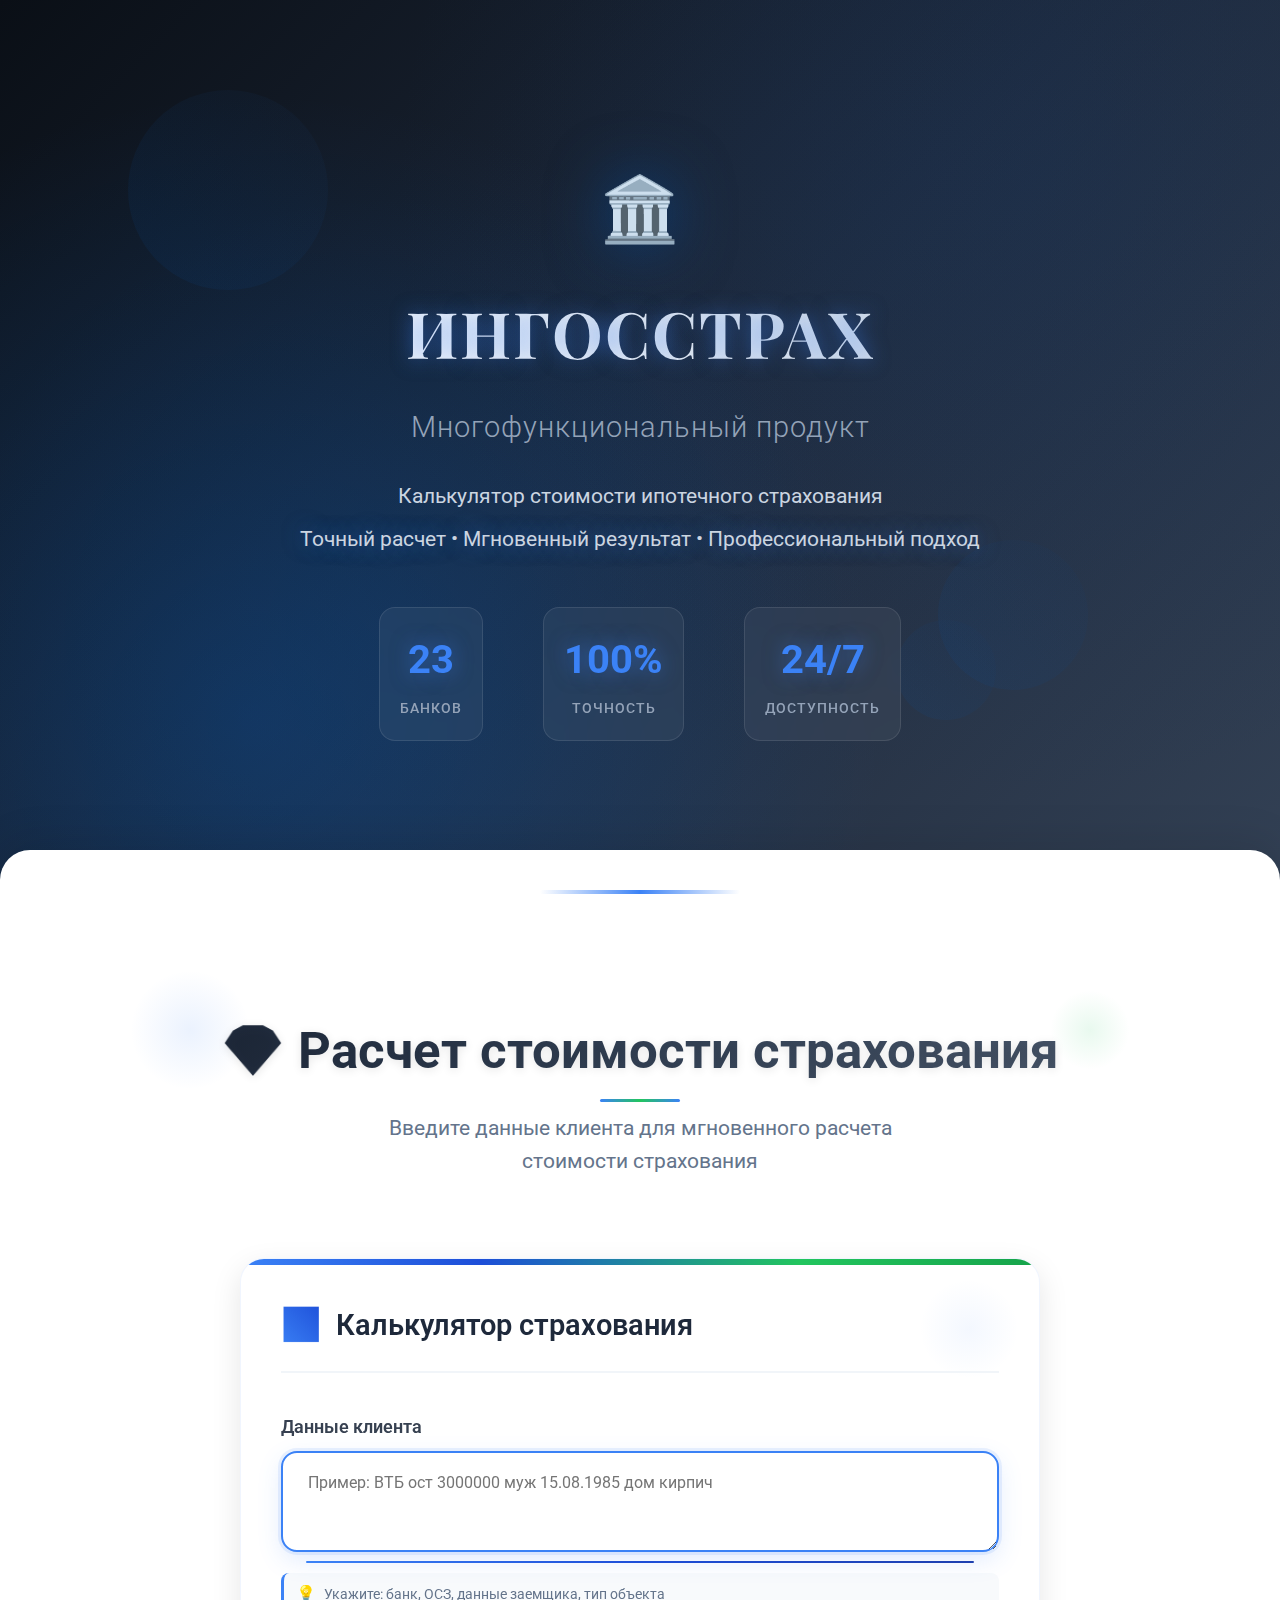
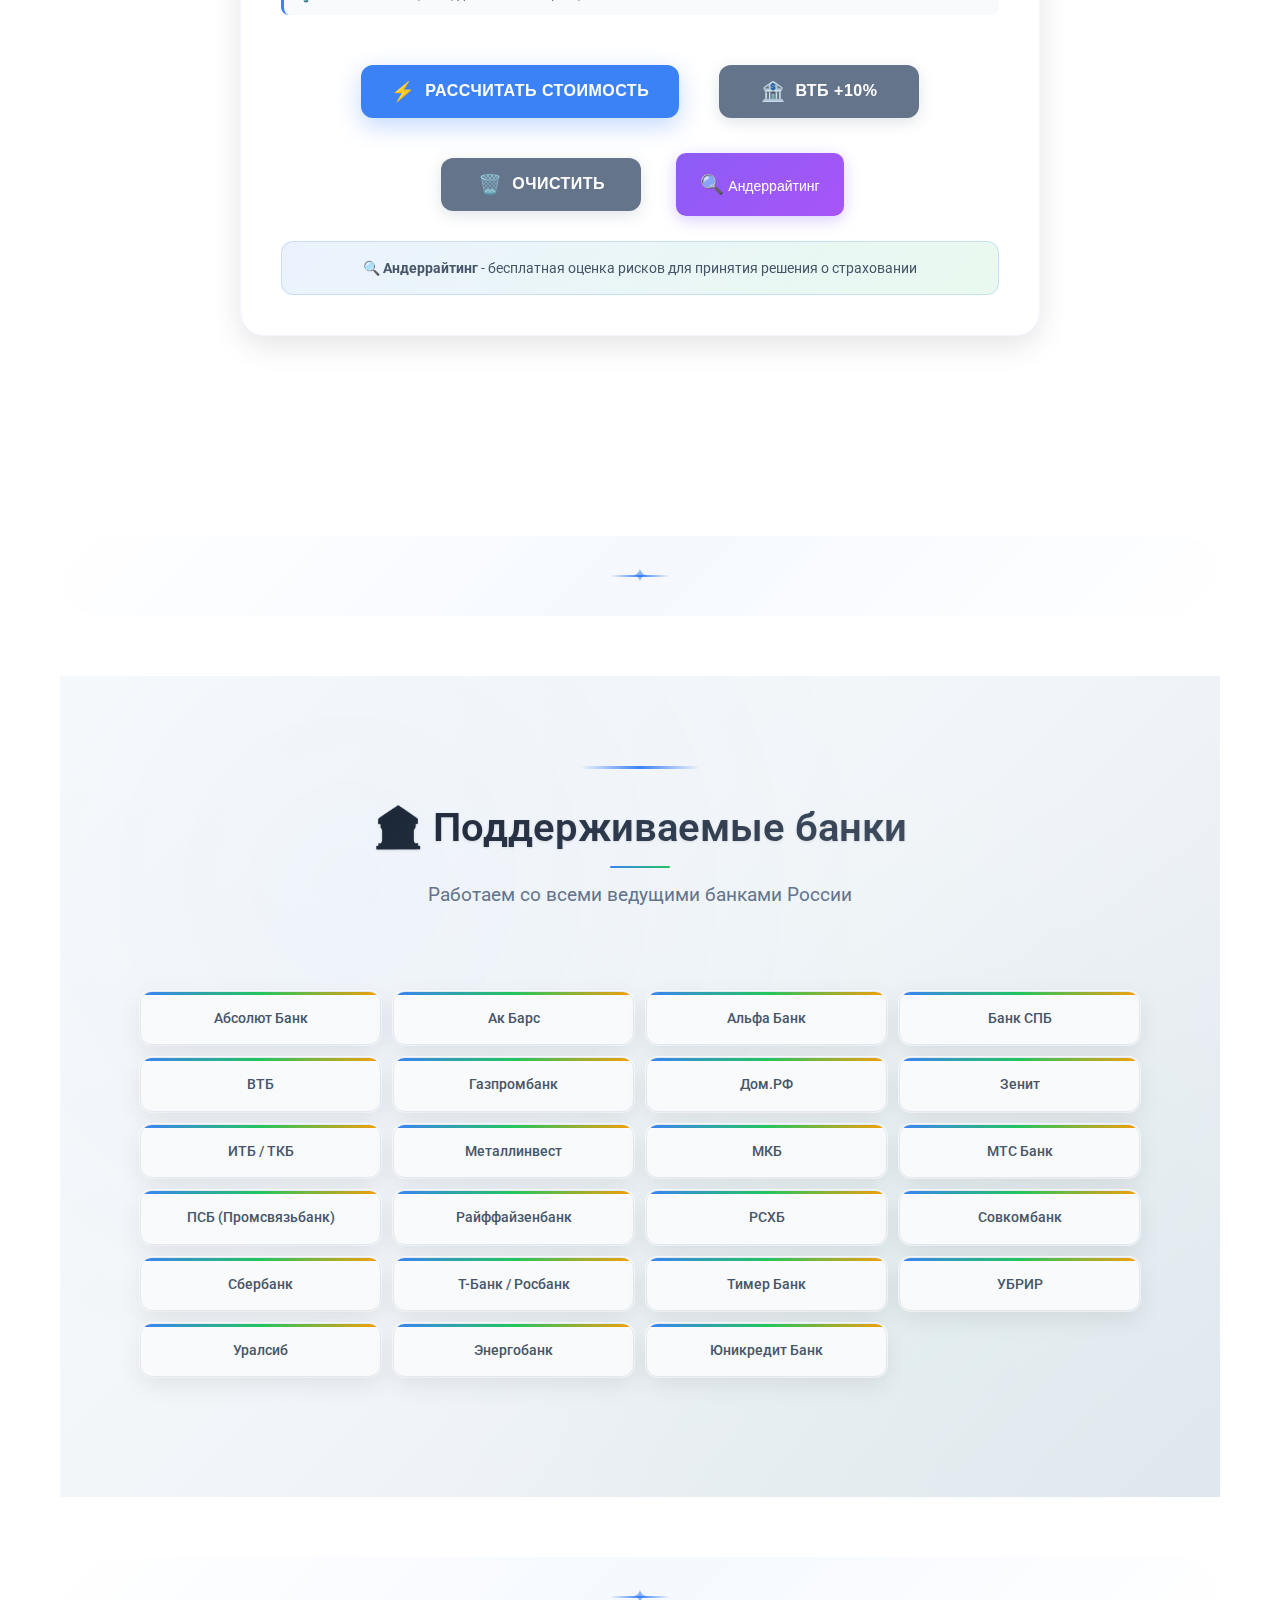
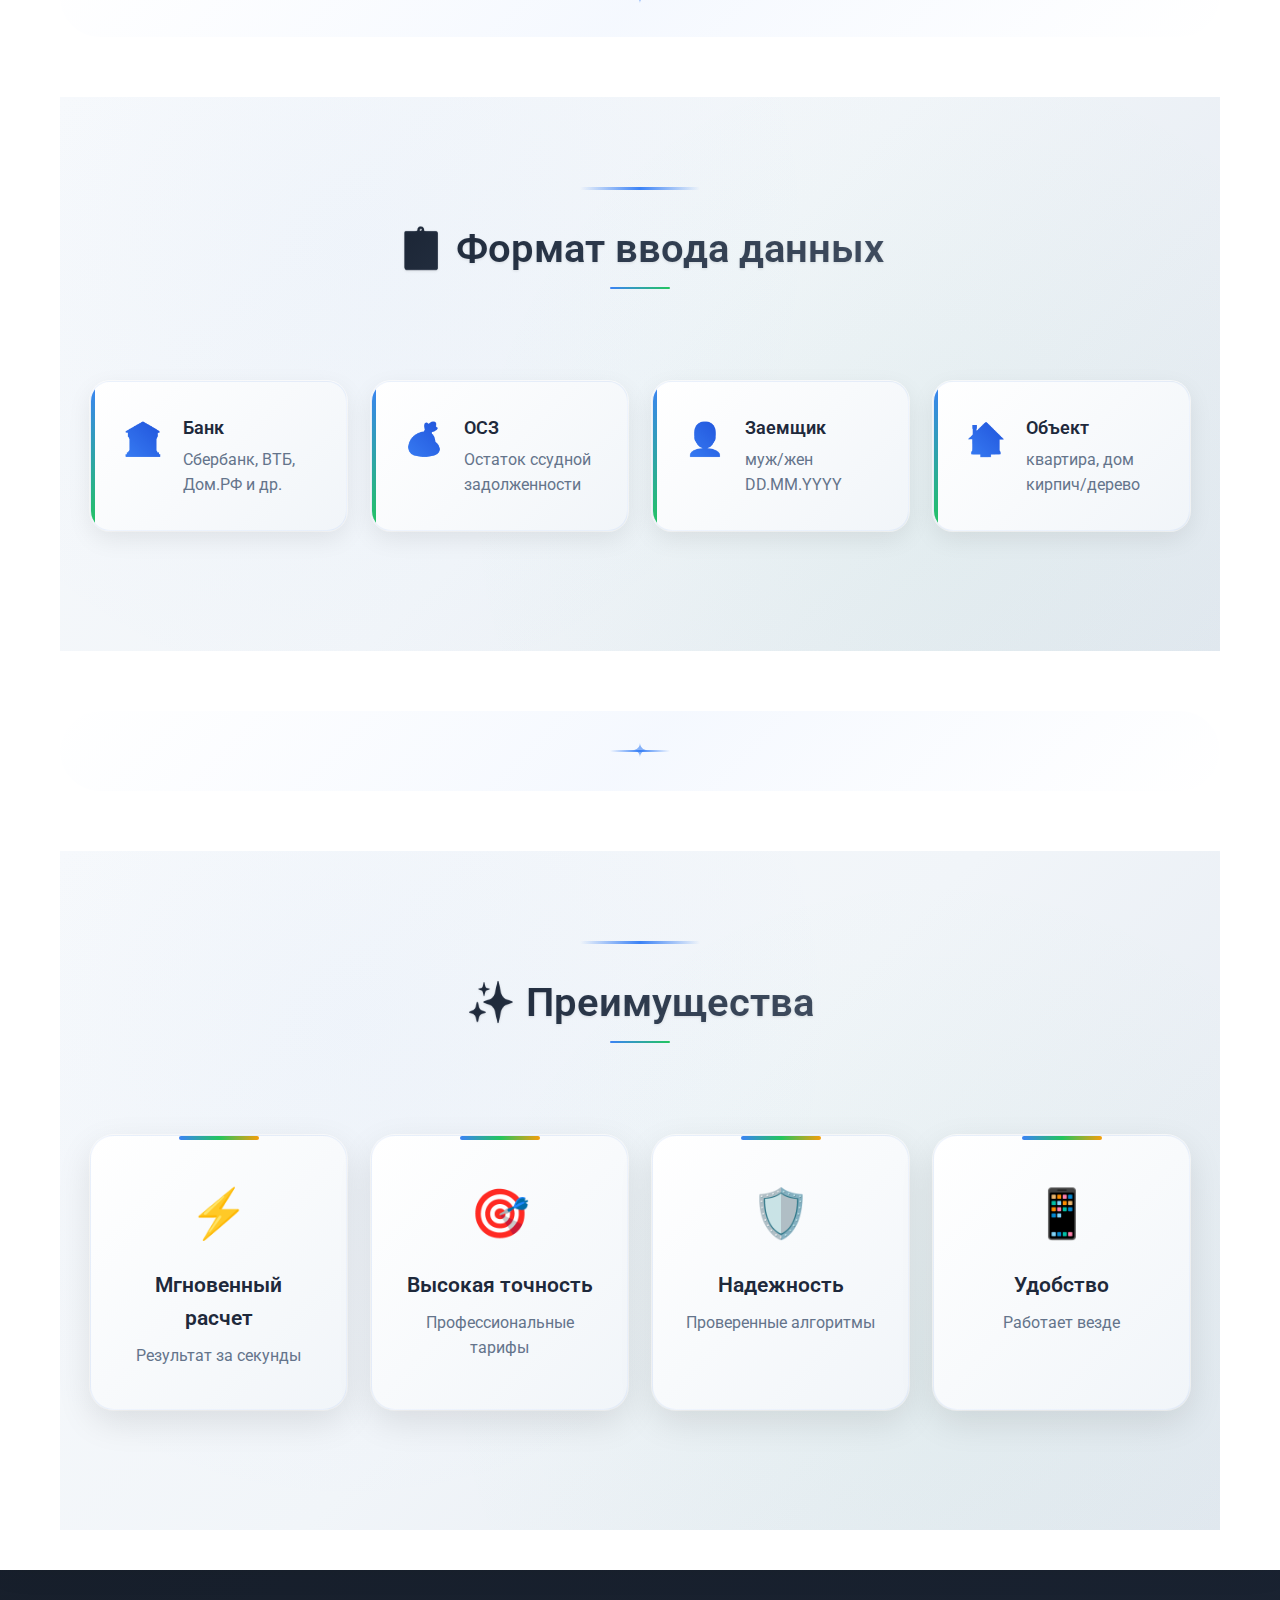
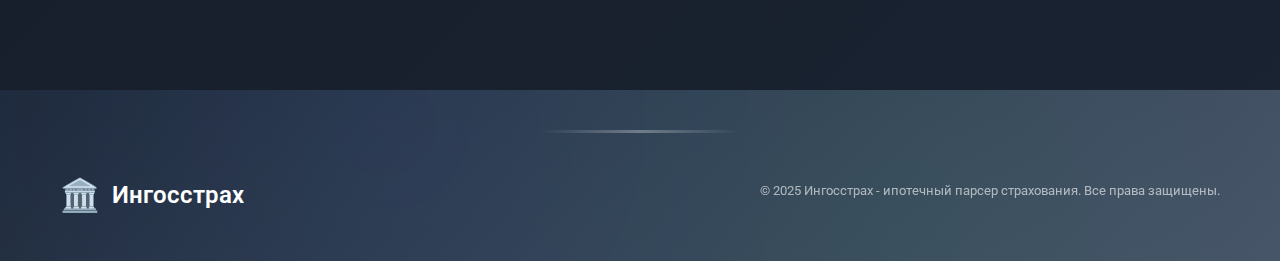
<file: index.html>
<!DOCTYPE html>
<html lang="ru">
<head>
  <meta charset="UTF-8">
  <meta name="viewport" content="width=device-width, initial-scale=1.0">
  <title>Ингосстрах - ипотечный парсер(калькулятор) страхования</title>
  <meta name="description" content="Ингосстрах - ипотечный парсер страхования - быстрый расчет стоимости ипотечного страхования">

  <link rel="stylesheet" href="ingosstrax_style_3d.css?v=8">
  <link href="https://fonts.googleapis.com/css2?family=Roboto:wght@300;400;500;700;900&family=Playfair+Display:wght@400;700&display=swap" rel="stylesheet">

  <!-- Автоматическое определение устройства и управление версиями -->
  <script>
    (function() {
      // Проверка на мобильное устройство
      function isMobile() {
        // Проверка по User-Agent
        const mobileRegex = /Android|webOS|iPhone|iPad|iPod|BlackBerry|IEMobile|Opera Mini/i;
        const isMobileUA = mobileRegex.test(navigator.userAgent);

        // Проверка по размеру экрана (планшеты считаем десктопом)
        const isSmallScreen = window.innerWidth <= 768 && window.innerHeight <= 1024;

        // Проверка на touch-устройства
        const hasTouch = 'ontouchstart' in window || navigator.maxTouchPoints > 0;

        return (isMobileUA && isSmallScreen) || (hasTouch && isSmallScreen);
      }

      // Проверка на планшет
      function isTablet() {
        return /iPad|Android(?=.*\bMobile\b)|Tablet/i.test(navigator.userAgent) ||
               (window.innerWidth > 768 && window.innerWidth <= 1024);
      }

      // Получение параметра версии из URL
      function getVersionParam() {
        const urlParams = new URLSearchParams(window.location.search);
        return urlParams.get('version');
      }

      // Определение нужной версии
      function getTargetVersion() {
        const versionParam = getVersionParam();

        // Принудительное указание версии через URL параметр
        if (versionParam === 'mobile') return 'mobile';
        if (versionParam === 'desktop') return 'desktop';

        // Автоматическое определение
        if (isMobile()) return 'mobile';
        if (isTablet()) return 'desktop'; // Планшеты используют десктоп версию

        return 'desktop'; // По умолчанию десктоп
      }

      const currentVersion = window.location.href.includes('mobile') ? 'mobile' : 'desktop';
      const targetVersion = getTargetVersion();

      // Перенаправление если нужно
      if (currentVersion !== targetVersion) {
        const newUrl = targetVersion === 'mobile' ? 'index_mobile.html' : 'index.html';
        window.location.href = newUrl + window.location.search;
      }

      // Добавление ссылок для переключения версий (для тестирования)
      if (window.location.hostname === 'localhost' || window.location.hostname === '127.0.0.1') {
        setTimeout(() => {
          const versionSwitcher = document.createElement('div');
          versionSwitcher.innerHTML = `
            <div style="position: fixed; top: 10px; right: 10px; z-index: 1000; background: rgba(0,0,0,0.8); color: white; padding: 8px 12px; border-radius: 6px; font-size: 12px;">
              Версия: ${currentVersion === 'mobile' ? 'Мобильная' : 'Десктоп'}
              <br>
              <a href="?version=mobile" style="color: #4ade80; text-decoration: none;">Моб.</a> |
              <a href="?version=desktop" style="color: #60a5fa; text-decoration: none;">Деск.</a> |
              <a href="version_test.html" style="color: #fbbf24; text-decoration: none;">Тест</a>
            </div>
          `;
          document.body.appendChild(versionSwitcher);
        }, 1000);
      }
    })();
  </script>

  <!-- Fallback стили на случай проблем с загрузкой CSS -->
  <style>
    /* Базовые стили для корректного отображения */
    * { margin: 0; padding: 0; box-sizing: border-box; }
    body {
      font-family: 'Roboto', Arial, sans-serif;
      background: linear-gradient(135deg, #0f1419 0%, #1a2332 100%);
      color: white;
      min-height: 100vh;
    }
    .hero-section {
      min-height: 100vh;
      display: flex;
      align-items: center;
      justify-content: center;
      text-align: center;
      padding: 20px;
    }
    .hero-title {
      font-size: 4rem;
      font-weight: 700;
      color: #ffffff;
      margin-bottom: 20px;
      text-shadow: 0 0 20px rgba(59, 130, 246, 0.5);
    }
    .main-content {
      background: white;
      color: #333;
      border-radius: 30px 30px 0 0;
      margin-top: -50px;
      padding: 40px 20px;
    }
    .calculation-card {
      background: white;
      border-radius: 24px;
      padding: 40px;
      box-shadow: 0 10px 30px rgba(0,0,0,0.1);
      margin: 40px auto;
      max-width: 800px;
    }
    .btn-primary {
      background: #3b82f6;
      color: white;
      border: none;
      padding: 15px 30px;
      border-radius: 12px;
      font-size: 16px;
      cursor: pointer;
      margin: 10px;
    }
    .btn-secondary {
      background: #64748b;
      color: white;
      border: none;
      padding: 15px 30px;
      border-radius: 12px;
      font-size: 16px;
      cursor: pointer;
      margin: 10px;
    }

    /* Стили для списка банков */
    .banks-section {
      margin: 40px 0;
      text-align: center;
    }
    .banks-title {
      font-size: 1.5rem;
      color: #1e293b;
      margin-bottom: 20px;
      font-weight: 600;
    }
    .banks-grid {
      display: grid;
      grid-template-columns: repeat(auto-fit, minmax(200px, 1fr));
      gap: 12px;
      max-width: 1000px;
      margin: 0 auto;
    }
    .bank-item {
      background: #f8fafc;
      border: 1px solid #e2e8f0;
      border-radius: 12px;
      padding: 15px;
      text-align: center;
      font-weight: 500;
      color: #475569;
      transition: all 0.3s ease;
      font-size: 14px;
    }
    .bank-item:hover {
      background: #3b82f6;
      color: white;
      transform: translateY(-2px);
      box-shadow: 0 8px 20px rgba(59, 130, 246, 0.3);
    }

    /* Стили для андеррайтинга */
    .underwriting-info {
      margin-top: 20px;
      padding: 15px;
      background: linear-gradient(135deg, rgba(59, 130, 246, 0.1), rgba(34, 197, 94, 0.1));
      border-radius: 12px;
      border: 1px solid rgba(59, 130, 246, 0.2);
      text-align: center;
    }

    .underwriting-info p {
      margin: 0;
      color: #475569;
      font-size: 14px;
    }

    .btn-underwriting {
      background: linear-gradient(135deg, #8b5cf6, #a855f7);
      color: white;
      border: none;
      padding: 12px 24px;
      border-radius: 10px;
      font-size: 14px;
      cursor: pointer;
      transition: all 0.3s ease;
      margin: 5px;
      box-shadow: 0 4px 15px rgba(139, 92, 246, 0.3);
    }

    .btn-underwriting:hover {
      transform: translateY(-2px);
      box-shadow: 0 8px 25px rgba(139, 92, 246, 0.4);
    }

    /* Модальное окно */
    .modal-overlay {
      position: fixed;
      top: 0;
      left: 0;
      right: 0;
      bottom: 0;
      background: rgba(0, 0, 0, 0.7);
      display: flex;
      align-items: center;
      justify-content: center;
      z-index: 10000;
      backdrop-filter: blur(5px);
    }

    .modal-content {
      background: white;
      border-radius: 20px;
      box-shadow: 0 25px 50px rgba(0, 0, 0, 0.3);
      max-width: 600px;
      width: 90%;
      max-height: 90vh;
      overflow-y: auto;
      animation: modalFadeIn 0.3s ease-out;
    }

    @keyframes modalFadeIn {
      from { opacity: 0; transform: scale(0.9); }
      to { opacity: 1; transform: scale(1); }
    }

    .modal-header {
      display: flex;
      justify-content: space-between;
      align-items: center;
      padding: 25px 30px;
      border-bottom: 1px solid #e2e8f0;
      background: linear-gradient(135deg, #f8fafc, #ffffff);
      border-radius: 20px 20px 0 0;
    }

    .modal-header h3 {
      margin: 0;
      color: #1e293b;
      font-size: 1.5rem;
    }

    .modal-close {
      background: none;
      border: none;
      font-size: 28px;
      cursor: pointer;
      color: #64748b;
      padding: 0;
      width: 30px;
      height: 30px;
      display: flex;
      align-items: center;
      justify-content: center;
      border-radius: 50%;
      transition: all 0.2s ease;
    }

    .modal-close:hover {
      background: #f1f5f9;
      color: #334155;
    }

    .modal-body {
      padding: 30px;
    }

    .underwriting-notice {
      display: flex;
      align-items: flex-start;
      gap: 15px;
      padding: 20px;
      background: linear-gradient(135deg, #e0f2fe, #f0f9ff);
      border: 1px solid #0ea5e9;
      border-radius: 12px;
      margin-bottom: 25px;
    }

    .notice-icon {
      font-size: 24px;
      flex-shrink: 0;
    }

    .notice-text {
      color: #0c4a6e;
      line-height: 1.5;
    }

    .underwriting-form {
      display: flex;
      flex-direction: column;
      gap: 25px;
    }

    .form-section {
      border: 1px solid #e2e8f0;
      border-radius: 12px;
      padding: 20px;
      background: #fafbfc;
    }

    .form-section h4 {
      margin: 0 0 15px 0;
      color: #1e293b;
      font-size: 1.1rem;
      font-weight: 600;
    }

    .form-row {
      display: grid;
      grid-template-columns: 1fr 1fr;
      gap: 15px;
    }

    .form-group {
      display: flex;
      flex-direction: column;
      gap: 5px;
    }

    .form-group label {
      font-weight: 500;
      color: #475569;
      font-size: 14px;
    }

    .form-group input {
      padding: 12px 15px;
      border: 2px solid #e2e8f0;
      border-radius: 8px;
      font-size: 16px;
      transition: all 0.3s ease;
      background: white;
    }

    .form-group input:focus {
      outline: none;
      border-color: #3b82f6;
      box-shadow: 0 0 0 3px rgba(59, 130, 246, 0.1);
    }

    .form-group input[type="date"] {
      cursor: pointer;
    }

    .checks-grid {
      display: grid;
      gap: 12px;
    }

    .check-item {
      display: flex;
      align-items: center;
      gap: 12px;
      cursor: pointer;
      padding: 12px;
      border-radius: 8px;
      transition: all 0.2s ease;
      background: white;
      border: 1px solid #e2e8f0;
    }

    .check-item:hover {
      background: #f8fafc;
      border-color: #cbd5e1;
    }

    .check-item input[type="checkbox"] {
      display: none;
    }

    .checkmark {
      width: 20px;
      height: 20px;
      border: 2px solid #cbd5e1;
      border-radius: 4px;
      display: flex;
      align-items: center;
      justify-content: center;
      transition: all 0.2s ease;
      background: white;
    }

    .check-item input:checked + .checkmark {
      background: #10b981;
      border-color: #10b981;
    }

    .check-item input:checked + .checkmark::after {
      content: '✓';
      color: white;
      font-weight: bold;
      font-size: 12px;
    }

    .check-label {
      color: #475569;
      font-size: 14px;
      line-height: 1.4;
    }

    .modal-footer {
      display: flex;
      gap: 15px;
      justify-content: flex-end;
      padding: 25px 30px;
      border-top: 1px solid #e2e8f0;
      background: #fafbfc;
      border-radius: 0 0 20px 20px;
    }

    /* Стили для вкладок */
    .tabs-container {
      margin-top: 20px;
    }

    .tab-buttons {
      display: flex;
      border-bottom: 2px solid #e2e8f0;
      margin-bottom: 20px;
      overflow-x: auto;
      scrollbar-width: none;
      -ms-overflow-style: none;
    }

    .tab-buttons::-webkit-scrollbar {
      display: none;
    }

    .tab-btn {
      background: none;
      border: none;
      padding: 12px 16px;
      cursor: pointer;
      border-bottom: 3px solid transparent;
      transition: all 0.3s ease;
      font-weight: 500;
      color: #64748b;
      white-space: nowrap;
      flex-shrink: 0;
    }

    .tab-btn:hover {
      color: #3b82f6;
      background: #f0f9ff;
    }

    .tab-btn.active {
      color: #3b82f6;
      border-bottom-color: #3b82f6;
      background: #eff6ff;
    }

    .tab-content {
      display: none;
      padding: 20px 0;
    }

    .tab-content.active {
      display: block;
    }

    .tab-description {
      margin-bottom: 20px;
    }

    .tab-description h4 {
      margin: 0 0 8px 0;
      color: #1e293b;
      font-size: 1.2rem;
    }

    .tab-description p {
      margin: 0;
      color: #64748b;
      font-size: 14px;
      line-height: 1.5;
    }

    .tab-actions {
      margin: 20px 0;
      text-align: center;
    }

    .btn-check {
      background: linear-gradient(135deg, #10b981, #059669);
      color: white;
      border: none;
      padding: 12px 24px;
      border-radius: 8px;
      font-size: 14px;
      cursor: pointer;
      transition: all 0.3s ease;
      box-shadow: 0 4px 12px rgba(16, 185, 129, 0.3);
    }

    .btn-check:hover:not(:disabled) {
      transform: translateY(-2px);
      box-shadow: 0 6px 16px rgba(16, 185, 129, 0.4);
    }

    .btn-check:disabled {
      opacity: 0.6;
      cursor: not-allowed;
      transform: none;
    }

    .file-hint {
      margin-top: 8px;
    }

    .file-hint small {
      color: #64748b;
      font-size: 12px;
    }

    .check-results {
      margin-top: 20px;
      min-height: 50px;
    }

    .result-item {
      display: flex;
      align-items: flex-start;
      gap: 15px;
      padding: 16px;
      margin-bottom: 12px;
      border-radius: 12px;
      border: 1px solid #e2e8f0;
      background: white;
      transition: all 0.3s ease;
    }

    .result-item:hover {
      box-shadow: 0 4px 12px rgba(0, 0, 0, 0.1);
    }

    .result-item.success {
      background: linear-gradient(135deg, #f0fdf4, #ffffff);
      border-color: #22c55e;
    }

    .result-item.warning {
      background: linear-gradient(135deg, #fffbeb, #ffffff);
      border-color: #f59e0b;
    }

    .result-item.error {
      background: linear-gradient(135deg, #fef2f2, #ffffff);
      border-color: #ef4444;
    }

    .result-item.loading {
      background: linear-gradient(135deg, #f0f9ff, #ffffff);
      border-color: #3b82f6;
    }

    .result-icon {
      font-size: 20px;
      flex-shrink: 0;
      margin-top: 2px;
    }

    .result-content {
      flex: 1;
    }

    .result-content strong {
      display: block;
      font-size: 1rem;
      margin-bottom: 6px;
    }

    .result-content p {
      margin: 4px 0;
      font-size: 14px;
      line-height: 1.4;
    }

    .result-content .risk-level {
      display: inline-block;
      padding: 4px 8px;
      border-radius: 6px;
      font-size: 12px;
      font-weight: 600;
      margin-top: 8px;
    }

    .result-content .risk-low {
      background: #dcfce7;
      color: #166534;
    }

    .result-content .risk-medium {
      background: #fef3c7;
      color: #92400e;
    }

    .result-content .risk-high {
      background: #fee2e2;
      color: #991b1b;
    }

    /* Мобильная адаптация */
    @media (max-width: 768px) {
      .modal-content {
        width: 95%;
        margin: 20px;
      }

      .tab-buttons {
        gap: 0;
      }

      .tab-btn {
        padding: 10px 12px;
        font-size: 14px;
      }

      .form-row {
        grid-template-columns: 1fr;
      }

      .modal-footer {
        flex-direction: column;
      }

      .modal-footer button {
        width: 100%;
      }

      .result-item {
        padding: 12px;
      }
    }

    /* Стили для результатов андеррайтинга */
    .underwriting-results {
      margin-top: 20px;
    }

    .underwriting-results h3 {
      color: #1e293b;
      margin-bottom: 20px;
      font-size: 1.5rem;
    }

    .result-item {
      display: flex;
      align-items: flex-start;
      gap: 15px;
      padding: 20px;
      margin-bottom: 15px;
      border-radius: 12px;
      border: 1px solid #e2e8f0;
      background: white;
    }

    .result-item.success {
      background: linear-gradient(135deg, #f0fdf4, #ffffff);
      border-color: #22c55e;
    }

    .result-item.warning {
      background: linear-gradient(135deg, #fffbeb, #ffffff);
      border-color: #f59e0b;
    }

    .result-item.error {
      background: linear-gradient(135deg, #fef2f2, #ffffff);
      border-color: #ef4444;
    }

    .result-icon {
      font-size: 24px;
      flex-shrink: 0;
    }

    .result-content strong {
      display: block;
      color: #1e293b;
      margin-bottom: 8px;
      font-size: 1.1rem;
    }

    .result-content p {
      margin: 5px 0;
      color: #475569;
      line-height: 1.5;
    }

    .result-content em {
      color: #64748b;
      font-style: italic;
    }

    .underwriting-disclaimer {
      margin-top: 30px;
      padding: 20px;
      background: linear-gradient(135deg, #fef3c7, #ffffff);
      border: 1px solid #f59e0b;
      border-radius: 12px;
      text-align: center;
    }

    .underwriting-disclaimer p {
      margin: 0;
      color: #92400e;
      font-size: 14px;
      line-height: 1.5;
    }
  </style>

  <!-- Подключаем данные -->
  <script defer src="config_banks.js?v=13"></script>
  <script defer src="tariffs_life.js?v=12"></script>
  <script defer src="tariffs_property.js?v=12"></script>
  <script defer src="tariffs_ifl.js?v=12"></script>

  <!-- Логика -->
  <script defer src="parser.js?v=18"></script>
  <script defer src="calculator_v2.js?v=21"></script>
  <script defer src="installment_calculator.js?v=4"></script>
  <script src="openai.js?v=14"></script>
</head>

<body>
  <!-- Шапка -->
  <header class="hero-section">
    <div class="hero-overlay"></div>
    <div class="hero-content">
      <div class="hero-logo">
        <div class="logo-icon">🏛️</div>
        <h1 class="hero-title">ИНГОССТРАХ</h1>
        <div class="hero-subtitle">Многофункциональный продукт</div>
      </div>
      <div class="hero-description">
        <p>Калькулятор стоимости ипотечного страхования</p>
        <p class="hero-accent">Точный расчет • Мгновенный результат • Профессиональный подход</p>
      </div>
      <div class="hero-stats">
        <div class="stat-item">
          <div class="stat-number">23</div>
          <div class="stat-label">Банков</div>
        </div>
        <div class="stat-item">
          <div class="stat-number">100%</div>
          <div class="stat-label">Точность</div>
        </div>
        <div class="stat-item">
          <div class="stat-number">24/7</div>
          <div class="stat-label">Доступность</div>
        </div>
      </div>
    </div>
    <div class="hero-decoration">
      <div class="decoration-element"></div>
      <div class="decoration-element"></div>
      <div class="decoration-element"></div>
    </div>
  </header>

  <!-- Основной контент -->
  <main class="main-content">
    <div class="container">

      <!-- Раздел расчета -->
      <section class="calculation-section">
        <div class="calculation-wrapper">
          <div class="calculation-header">
            <h2 class="section-title">💎 Расчет стоимости страхования</h2>
            <p class="section-subtitle">Введите данные клиента для мгновенного расчета стоимости страхования</p>
          </div>


          <div class="calculation-card">
            <div class="card-header">
              <div class="card-icon">📊</div>
              <h3>Калькулятор страхования</h3>
            </div>

            <!-- Поле ввода -->
            <div class="input-group">
              <label for="client-input" class="input-label">Данные клиента</label>
              <div class="input-wrapper">
                <textarea
                  id="client-input"
                  placeholder="Пример: ВТБ ост 3000000 муж 15.08.1985 дом кирпич"
                  rows="3"
                  maxlength="1000"
                ></textarea>
                <div class="input-decoration"></div>
              </div>
              <div class="input-help">
                <span class="help-icon">💡</span>
                Укажите: банк, ОСЗ, данные заемщика, тип объекта
              </div>
            </div>

            <!-- Кнопки -->
            <div class="button-group">
              <button id="calculate-btn" class="btn-primary">
                <span class="btn-icon">⚡</span>
                <span>Рассчитать стоимость</span>
              </button>
              <button id="vtb-btn" class="btn-secondary">
                <span class="btn-icon">🏦</span>
                <span>ВТБ +10%</span>
              </button>
              <button id="clear-btn" class="btn-secondary">
                <span class="btn-icon">🗑️</span>
                <span>Очистить</span>
              </button>
              <button id="underwriting-btn" class="btn-underwriting" onclick="openUnderwritingModal()">
                <span class="btn-icon">🔍</span>
                <span>Андеррайтинг</span>
              </button>
            </div>

            <!-- Описание андеррайтинга -->
            <div class="underwriting-info">
              <p>🔍 <strong>Андеррайтинг</strong> - бесплатная оценка рисков для принятия решения о страховании</p>
            </div>
          </div>

          <!-- Результаты расчета -->
          <div id="results-section" class="results-section" style="display: none;">
            <div class="results-card">
              <div class="results-header">
                <div class="results-icon">💰</div>
                <h3>Результаты расчета</h3>
              </div>
              <div id="results-content" class="results-content">
                <!-- Здесь будут отображаться результаты -->
              </div>
              <div class="results-decoration">
                <div class="decoration-line"></div>
                <div class="decoration-dots"></div>
              </div>
            </div>
          </div>
        </div>
      </section>

      <!-- Разделитель -->
      <div class="section-divider"></div>

      <!-- Информация о банках -->
      <section class="banks-section">
        <div class="banks-wrapper">
          <div class="banks-header">
            <h3 class="section-title-mini">🏦 Поддерживаемые банки</h3>
            <p class="section-description">Работаем со всеми ведущими банками России</p>
          </div>
          <div class="banks-grid">
            <div class="bank-item">Абсолют Банк</div>
            <div class="bank-item">Ак Барс</div>
            <div class="bank-item">Альфа Банк</div>
            <div class="bank-item">Банк СПБ</div>
            <div class="bank-item">ВТБ</div>
            <div class="bank-item">Газпромбанк</div>
            <div class="bank-item">Дом.РФ</div>
            <div class="bank-item">Зенит</div>
            <div class="bank-item">ИТБ / ТКБ</div>
            <div class="bank-item">Металлинвест</div>
            <div class="bank-item">МКБ</div>
            <div class="bank-item">МТС Банк</div>
            <div class="bank-item">ПСБ (Промсвязьбанк)</div>
            <div class="bank-item">Райффайзенбанк</div>
            <div class="bank-item">РСХБ</div>
            <div class="bank-item">Совкомбанк</div>
            <div class="bank-item">Сбербанк</div>
            <div class="bank-item">Т-Банк / Росбанк</div>
            <div class="bank-item">Тимер Банк</div>
            <div class="bank-item">УБРИР</div>
            <div class="bank-item">Уралсиб</div>
            <div class="bank-item">Энергобанк</div>
            <div class="bank-item">Юникредит Банк</div>
          </div>
        </div>
      </section>

      <!-- Разделитель -->
      <div class="section-divider"></div>

      <!-- Формат ввода -->
      <section class="format-section">
        <div class="format-wrapper">
          <div class="format-header">
            <h3 class="section-title-mini">📋 Формат ввода данных</h3>
          </div>
          <div class="format-grid">
            <div class="format-item">
              <div class="format-icon">🏛️</div>
              <div class="format-content">
                <strong>Банк</strong>
                <p>Сбербанк, ВТБ, Дом.РФ и др.</p>
              </div>
            </div>
            <div class="format-item">
              <div class="format-icon">💰</div>
              <div class="format-content">
                <strong>ОСЗ</strong>
                <p>Остаток ссудной задолженности</p>
              </div>
            </div>
            <div class="format-item">
              <div class="format-icon">👤</div>
              <div class="format-content">
                <strong>Заемщик</strong>
                <p>муж/жен DD.MM.YYYY</p>
              </div>
            </div>
            <div class="format-item">
              <div class="format-icon">🏠</div>
              <div class="format-content">
                <strong>Объект</strong>
                <p>квартира, дом кирпич/дерево</p>
              </div>
            </div>
          </div>
        </div>
      </section>

      <!-- Разделитель -->
      <div class="section-divider"></div>

      <!-- Преимущества -->
      <section class="advantages-section">
        <div class="advantages-wrapper">
          <div class="advantages-header">
            <h3 class="section-title-mini">✨ Преимущества</h3>
          </div>
          <div class="advantages-grid">
            <div class="advantage-item">
              <div class="advantage-icon">⚡</div>
              <h4>Мгновенный расчет</h4>
              <p>Результат за секунды</p>
            </div>
            <div class="advantage-item">
              <div class="advantage-icon">🎯</div>
              <h4>Высокая точность</h4>
              <p>Профессиональные тарифы</p>
            </div>
            <div class="advantage-item">
              <div class="advantage-icon">🛡️</div>
              <h4>Надежность</h4>
              <p>Проверенные алгоритмы</p>
            </div>
            <div class="advantage-item">
              <div class="advantage-icon">📱</div>
              <h4>Удобство</h4>
              <p>Работает везде</p>
            </div>
          </div>
        </div>
      </section>
    </div>
  </main>

  <!-- Модальное окно Андеррайтинга -->
  <div id="underwriting-modal" class="modal-overlay" style="display: none;">
    <div class="modal-content">
      <div class="modal-header">
        <h3>🔍 Андеррайтинг - Оценка рисков</h3>
        <button class="modal-close" onclick="closeUnderwritingModal()">×</button>
      </div>

      <div class="modal-body">
        <div class="underwriting-notice">
          <div class="notice-icon">ℹ️</div>
          <div class="notice-text">
            <strong>Бесплатная проверка рисков</strong><br>
            Помогает оценить вероятность одобрения страхования жизни и имущества
          </div>
        </div>

        <!-- Вкладки -->
        <div class="tabs-container">
          <div class="tab-buttons">
            <button class="tab-btn active" data-tab="health">🏥 Мед. андеррайтинг</button>
            <button class="tab-btn" data-tab="wear">🏢 Износ здания</button>
            <button class="tab-btn" data-tab="egrn">🏠 ЕГРН</button>
            <button class="tab-btn" data-tab="bankruptcy">⚖️ Банкротство</button>
            <button class="tab-btn" data-tab="fssp">🚔 ФССП</button>
          </div>

          <!-- Содержимое вкладок -->
          <div class="tab-content active" id="health-content">
            <div class="tab-description">
              <h4>🏥 Медицинский андеррайтинг</h4>
              <p>Оценка рисков по индексу массы тела (ИМТ) и возрасту заемщика</p>
            </div>

            <div class="form-section">
              <div class="form-row">
                <div class="form-group">
                  <label for="health-birth">Дата рождения:</label>
                  <input type="date" id="health-birth" required>
                </div>
                <div class="form-group">
                  <label for="health-height">Рост (см):</label>
                  <input type="number" id="health-height" placeholder="175" min="120" max="220" required>
                </div>
                <div class="form-group">
                  <label for="health-weight">Вес (кг):</label>
                  <input type="number" id="health-weight" placeholder="70" min="30" max="200" required>
                </div>
              </div>
            </div>
            <div class="tab-actions">
              <button class="btn-check" id="health-calculate-btn">
                <span class="btn-icon">📊</span>
                <span>Рассчитать андеррайтинг</span>
              </button>
            </div>
            <div id="health-results" class="check-results"></div>
          </div>

          <div class="tab-content" id="wear-content">
            <div class="tab-description">
              <h4>🏢 Проверка износа здания</h4>
              <p>Определение процента износа конструкций здания и даты последней оценки</p>
            </div>

            <div class="form-section">
              <div class="form-group">
                <label for="wear-city">Город:</label>
                <input type="text" id="wear-city" placeholder="Москва" required>
              </div>
              <div class="form-group">
                <label for="wear-street">Улица:</label>
                <input type="text" id="wear-street" placeholder="Ленина" required>
              </div>
              <div class="form-group">
                <label for="wear-house">Дом:</label>
                <input type="text" id="wear-house" placeholder="15" required>
              </div>
              <div class="form-group">
                <label for="wear-percent">Износ здания (%):</label>
                <input type="number" id="wear-percent" placeholder="25" min="0" max="100" step="0.1" required>
                <div class="field-hint">
                  <small style="color: #666;">Введите процент износа здания (0-100). Данные можно получить на сайте dom.mingkh.ru</small>
                </div>
              </div>
            </div>
            <div class="tab-actions">
              <button class="btn-check" id="wear-calculate-btn">
                <span class="btn-icon">📊</span>
                <span>Рассчитать риск</span>
              </button>
            </div>
            <div id="wear-results" class="check-results"></div>
          </div>

          <div class="tab-content" id="egrn-content">
            <div class="tab-description">
              <h4>🏠 Проверка по ЕГРН</h4>
              <p>Анализ выписки ЕГРН на наличие ограничений прав, обременений и решений об изъятии</p>
            </div>
            <div class="form-section">
              <div class="form-group">
                <label for="egrn-file">Файл выписки ЕГРН (.xml):</label>
                <input type="file" id="egrn-file" accept=".xml" required>
                <div class="file-hint">
                  <small>Загрузите XML файл выписки из Росреестра</small>
                </div>
              </div>
            </div>
            <div class="tab-actions">
              <button class="btn-check" onclick="checkEGRN()">
                <span class="btn-icon">📋</span>
                <span>Анализировать ЕГРН</span>
              </button>
            </div>
            <div id="egrn-results" class="check-results"></div>
          </div>

          <div class="tab-content" id="bankruptcy-content">
            <div class="tab-description">
              <h4>⚖️ Проверка на банкротство</h4>
              <p>Поиск дел о банкротстве по ФИО в ЕФРСБ (Едином федеральном реестре сведений о банкротстве)</p>
            </div>
            <div class="form-section">
              <div class="form-group">
                <label for="bankruptcy-fio">ФИО полностью:</label>
                <input type="text" id="bankruptcy-fio" placeholder="Иванов Иван Иванович" required>
              </div>
            </div>
            <div class="tab-actions">
              <button class="btn-check" onclick="checkBankruptcy()">
                <span class="btn-icon">⚖️</span>
                <span>Проверить банкротство</span>
              </button>
            </div>
            <div id="bankruptcy-results" class="check-results"></div>
          </div>

          <div class="tab-content" id="fssp-content">
            <div class="tab-description">
              <h4>🚔 Проверка по ФССП</h4>
              <p>Поиск исполнительных производств и задолженностей в Федеральной службе судебных приставов</p>
            </div>
            <div class="form-section">
              <div class="form-row">
                <div class="form-group">
                  <label for="fssp-fio">ФИО полностью:</label>
                  <input type="text" id="fssp-fio" placeholder="Иванов Иван Иванович" required>
                </div>
                <div class="form-group">
                  <label for="fssp-birth">Дата рождения:</label>
                  <input type="date" id="fssp-birth" required>
                </div>
              </div>
              <div class="form-group">
                <label for="fssp-region">Субъект РФ:</label>
                <select id="fssp-region" required>
                  <option value="">Выберите регион</option>
                  <option value="77">г. Москва</option>
                  <option value="78">г. Санкт-Петербург</option>
                  <option value="50">Московская область</option>
                  <option value="16">Республика Татарстан</option>
                  <option value="01">Республика Адыгея</option>
                  <option value="04">Республика Алтай</option>
                  <option value="02">Республика Башкортостан</option>
                  <option value="03">Республика Бурятия</option>
                  <option value="05">Республика Дагестан</option>
                  <option value="06">Республика Ингушетия</option>
                  <option value="07">Кабардино-Балкарская Республика</option>
                  <option value="08">Республика Калмыкия</option>
                  <option value="09">Карачаево-Черкесская Республика</option>
                  <option value="10">Республика Карелия</option>
                  <option value="11">Республика Коми</option>
                  <option value="12">Республика Марий Эл</option>
                  <option value="13">Республика Мордовия</option>
                  <option value="14">Республика Саха (Якутия)</option>
                  <option value="15">Республика Северная Осетия - Алания</option>
                  <option value="17">Республика Тыва</option>
                  <option value="18">Удмуртская Республика</option>
                  <option value="19">Республика Хакасия</option>
                  <option value="20">Чеченская Республика</option>
                  <option value="21">Чувашская Республика</option>
                  <option value="22">Алтайский край</option>
                  <option value="23">Краснодарский край</option>
                  <option value="24">Красноярский край</option>
                  <option value="25">Приморский край</option>
                  <option value="26">Ставропольский край</option>
                  <option value="27">Хабаровский край</option>
                  <option value="28">Амурская область</option>
                  <option value="29">Архангельская область</option>
                  <option value="30">Астраханская область</option>
                  <option value="31">Белгородская область</option>
                  <option value="32">Брянская область</option>
                  <option value="33">Владимирская область</option>
                  <option value="34">Волгоградская область</option>
                  <option value="35">Вологодская область</option>
                  <option value="36">Воронежская область</option>
                  <option value="37">Ивановская область</option>
                  <option value="38">Иркутская область</option>
                  <option value="39">Калининградская область</option>
                  <option value="40">Калужская область</option>
                  <option value="41">Камчатский край</option>
                  <option value="42">Кемеровская область</option>
                  <option value="43">Кировская область</option>
                  <option value="44">Костромская область</option>
                  <option value="45">Курганская область</option>
                  <option value="46">Курская область</option>
                  <option value="47">Ленинградская область</option>
                  <option value="48">Липецкая область</option>
                  <option value="49">Магаданская область</option>
                  <option value="51">Мурманская область</option>
                  <option value="52">Нижегородская область</option>
                  <option value="53">Новгородская область</option>
                  <option value="54">Новосибирская область</option>
                  <option value="55">Омская область</option>
                  <option value="56">Оренбургская область</option>
                  <option value="57">Орловская область</option>
                  <option value="58">Пензенская область</option>
                  <option value="59">Пермский край</option>
                  <option value="60">Псковская область</option>
                  <option value="61">Ростовская область</option>
                  <option value="62">Рязанская область</option>
                  <option value="63">Самарская область</option>
                  <option value="64">Саратовская область</option>
                  <option value="65">Сахалинская область</option>
                  <option value="66">Свердловская область</option>
                  <option value="67">Смоленская область</option>
                  <option value="68">Тамбовская область</option>
                  <option value="69">Тверская область</option>
                  <option value="70">Томская область</option>
                  <option value="71">Тульская область</option>
                  <option value="72">Тюменская область</option>
                  <option value="73">Ульяновская область</option>
                  <option value="74">Челябинская область</option>
                  <option value="75">Забайкальский край</option>
                  <option value="76">Ярославская область</option>
                  <option value="79">Еврейская автономная область</option>
                  <option value="80">Забайкальский край</option>
                  <option value="81">Пермский край</option>
                  <option value="82">Республика Крым</option>
                  <option value="83">г. Севастополь</option>
                  <option value="84">Ненецкий автономный округ</option>
                  <option value="85">Ханты-Мансийский автономный округ - Югра</option>
                  <option value="86">Чукотский автономный округ</option>
                  <option value="87">Ямало-Ненецкий автономный округ</option>
                </select>
              </div>
            </div>
            <div class="tab-actions">
              <button class="btn-check" onclick="checkFSSP()">
                <span class="btn-icon">🚔</span>
                <span>Проверить ФССП</span>
              </button>
            </div>
            <div id="fssp-results" class="check-results"></div>
          </div>
        </div>
      </div>

      <div class="modal-footer">
        <button class="btn-secondary" onclick="closeUnderwritingModal()">
          <span>Закрыть</span>
        </button>
      </div>
    </div>
  </div>

  <!-- Подвал -->
  <footer class="footer">
    <div class="footer-content">
      <div class="footer-logo">
        <div class="footer-icon">🏛️</div>
        <span>Ингосстрах</span>
      </div>
      <div class="footer-text">
        <p>&copy; 2025 Ингосстрах - ипотечный парсер страхования. Все права защищены.</p>
      </div>
    </div>
  </footer>

  <script>
    // Инициализация интерфейса
    document.addEventListener('DOMContentLoaded', function() {
      const clientInput = document.getElementById('client-input');
      const calculateBtn = document.getElementById('calculate-btn');
      const vtbBtn = document.getElementById('vtb-btn');
      const clearBtn = document.getElementById('clear-btn');
      const resultsSection = document.getElementById('results-section');
      const resultsContent = document.getElementById('results-content');

      // Список банков теперь статический

      // Обработчик кнопки расчета
      calculateBtn.addEventListener('click', async function() {
        const message = clientInput.value.trim();

        if (!message) {
          showError('Введите данные для расчета');
          return;
        }

        // Показываем индикатор загрузки
        calculateBtn.disabled = true;
        calculateBtn.innerHTML = '<span class="btn-icon">⏳</span><span>Рассчитываем...</span>';

        try {
          const result = await processClientRequest(message);

          // Показываем результаты
          resultsContent.innerHTML = result;
          resultsSection.style.display = 'block';

          // Прокручиваем к результатам
          resultsSection.scrollIntoView({ behavior: 'smooth' });

        } catch (error) {
          console.error('Ошибка:', error);
          showError('Произошла ошибка при расчете. Проверьте введенные данные.');
        } finally {
          // Возвращаем кнопку в исходное состояние
          calculateBtn.disabled = false;
          calculateBtn.innerHTML = '<span class="btn-icon">⚡</span><span>Рассчитать стоимость</span>';
        }
      });

      // Обработчик кнопки ВТБ +10%
      vtbBtn.addEventListener('click', function() {
        const message = clientInput.value.trim();
        
        if (!message) {
          showError('Введите остаток задолженности для расчета ВТБ +10%');
          return;
        }
        
        // Извлекаем сумму из текста
        const sumMatch = message.match(/(\d+(?:[\s\d]*\d)?)/);
        if (!sumMatch) {
          showError('Не удалось найти сумму в тексте');
          return;
        }
        
        // Убираем пробелы из суммы и преобразуем в число
        const sumStr = sumMatch[1].replace(/\s/g, '');
        const osz = parseFloat(sumStr);
        
        if (isNaN(osz) || osz <= 0) {
          showError('Неверная сумма');
          return;
        }
        
        // Рассчитываем страховую сумму с надбавкой 10%
        const markup = osz * 0.1;
        const insuranceAmount = osz + markup;
        
        // Формируем результат
        const result = `
          <div style="background: linear-gradient(135deg, #e0f2fe, #f0f9ff); border: 1px solid #0ea5e9; border-radius: 12px; padding: 20px; margin: 20px 0;">
            <h3 style="color: #0c4a6e; margin: 0 0 15px 0;">Расчет ВТБ +10%</h3>
            <div style="display: grid; gap: 10px;">
              <div><b>Банк:</b> ВТБ</div>
              <div><b>Остаток долга:</b> ${osz.toFixed(2).replace('.', ',')} ₽</div>
              <div><b>Надбавка 10%:</b> ${markup.toFixed(2).replace('.', ',')} ₽</div>
              <div><b>Страховая сумма:</b> ${insuranceAmount.toFixed(2).replace('.', ',')} ₽</div>
            </div>
          </div>
        `;
        
        // Показываем результаты
        resultsContent.innerHTML = result;
        resultsSection.style.display = 'block';
        
        // Прокручиваем к результатам
        resultsSection.scrollIntoView({ behavior: 'smooth' });
      });

      // Обработчик кнопки очистки
      clearBtn.addEventListener('click', function() {
        clientInput.value = '';
        resultsSection.style.display = 'none';
        resultsContent.innerHTML = '';
        clientInput.focus();
      });

      // Обработчик Enter в поле ввода
      clientInput.addEventListener('keydown', function(e) {
        if (e.key === 'Enter' && !e.shiftKey) {
          e.preventDefault();
          calculateBtn.click();
        }
      });

      // Функция показа ошибок
      function showError(message) {
        resultsContent.innerHTML = `<div class="error-message">
          <div class="error-icon">❌</div>
          <div class="error-text">${message}</div>
        </div>`;
        resultsSection.style.display = 'block';
        resultsSection.scrollIntoView({ behavior: 'smooth' });
      }


      // Фокус на поле ввода при загрузке
      clientInput.focus();

      // Обработчики для вкладок андеррайтинга
      document.querySelectorAll('.tab-btn').forEach(btn => {
        btn.addEventListener('click', function() {
          const tabId = this.getAttribute('data-tab');
          switchTab(tabId);
        });
      });

      // Закрытие модального окна при клике вне его
      const modal = document.getElementById('underwriting-modal');
      if (modal) {
        modal.addEventListener('click', function(e) {
          if (e.target === this) {
            closeUnderwritingModal();
          }
        });
      }

      // Закрытие при нажатии Escape
      // Обработчик для кнопки медицинского андеррайтинга
      const healthCalculateBtn = document.getElementById('health-calculate-btn');
      if (healthCalculateBtn) {
        healthCalculateBtn.addEventListener('click', function() {
          calculateHealthUnderwriting();
        });
      }

      // Обработчик для кнопки расчета износа здания
      const wearCalculateBtn = document.getElementById('wear-calculate-btn');
      if (wearCalculateBtn) {
        wearCalculateBtn.addEventListener('click', function() {
          calculateBuildingRisk();
        });
      }

      document.addEventListener('keydown', function(e) {
        if (e.key === 'Escape' && modal && modal.style.display === 'flex') {
          closeUnderwritingModal();
        }
      });

      // Переключение вкладок
      function switchTab(tabId) {
        // Скрыть все контенты
        document.querySelectorAll('.tab-content').forEach(content => {
          content.classList.remove('active');
        });

        // Убрать активный класс со всех кнопок
        document.querySelectorAll('.tab-btn').forEach(btn => {
          btn.classList.remove('active');
        });

        // Показать выбранный контент
        document.getElementById(tabId + '-content').classList.add('active');

        // Активировать кнопку
        document.querySelector(`[data-tab="${tabId}"]`).classList.add('active');

        // Очистить результаты предыдущей проверки
        clearAllResults();
      }


      // Очистка всех результатов
      function clearAllResults() {
        document.getElementById('health-results').innerHTML = '';
        document.getElementById('wear-results').innerHTML = '';
        document.getElementById('egrn-results').innerHTML = '';
        document.getElementById('bankruptcy-results').innerHTML = '';
        document.getElementById('fssp-results').innerHTML = '';
      }

      // Показать результат проверки
      function showResult(containerId, result) {
        const container = document.getElementById(containerId);

        let riskClass = 'success';
        let riskLevel = 'risk-low';

        if (result.risk === 'medium') {
          riskClass = 'warning';
          riskLevel = 'risk-medium';
        } else if (result.risk === 'high') {
          riskClass = 'error';
          riskLevel = 'risk-high';
        }

        if (result.error) {
          riskClass = 'error';
        }

        const html = `
          <div class="result-item ${riskClass}">
            <div class="result-icon">${result.icon || '📊'}</div>
            <div class="result-content">
              <strong>${result.title}</strong>
              <p>${result.message}</p>
              ${result.details ? `<p>${result.details}</p>` : ''}
              <span class="risk-level ${riskLevel}">${result.riskLevel || 'Низкий риск'}</span>
            </div>
          </div>
        `;

        container.innerHTML = html;
      }

      // Показать состояние загрузки
      function showLoading(containerId, message) {
        const container = document.getElementById(containerId);
        const html = `
          <div class="result-item loading">
            <div class="result-icon">⏳</div>
            <div class="result-content">
              <strong>Проверка выполняется...</strong>
              <p>${message}</p>
            </div>
          </div>
        `;
        container.innerHTML = html;
      }


      // Проверка ЕГРН файла
      async function checkEGRN() {
        const fileInput = document.getElementById('egrn-file');
        const file = fileInput.files[0];

        if (!file) {
          showResult('egrn-results', {
            icon: '⚠️',
            title: 'Файл не выбран',
            message: 'Выберите XML файл выписки ЕГРН',
            risk: 'error',
            riskLevel: 'Ошибка'
          });
          return;
        }

        showLoading('egrn-results', 'Анализируем файл выписки ЕГРН...');

        try {
          const result = await analyzeEGRNFile(file);
          showResult('egrn-results', result);
        } catch (error) {
          showResult('egrn-results', {
            icon: '❌',
            title: 'Ошибка анализа файла',
            message: 'Не удалось обработать файл ЕГРН',
            details: error.message,
            risk: 'error',
            riskLevel: 'Ошибка'
          });
        }
      }

      // Анализ файла ЕГРН
      function analyzeEGRNFile(file) {
        return new Promise((resolve, reject) => {
          const reader = new FileReader();

          reader.onload = function(e) {
            try {
              const xmlText = e.target.result;

              // Парсим XML
              const parser = new DOMParser();
              const xmlDoc = parser.parseFromString(xmlText, 'text/xml');

              // Проверяем на ошибки парсинга
              const parseError = xmlDoc.querySelector('parsererror');
              if (parseError) {
                throw new Error('Некорректный формат XML файла');
              }

              // Ищем ограничения и обременения
              const restrictions = xmlDoc.querySelectorAll('Restriction, restriction');
              const encumbrances = xmlDoc.querySelectorAll('Encumbrance, encumbrance');
              const seizures = xmlDoc.querySelectorAll('*[contains(text(), "изъятие")], *[contains(text(), "seizure")]');

              let issues = [];
              let risk = 'normal';
              let riskLevel = 'Низкий риск';
              let message = 'Файл ЕГРН успешно проанализирован';

              if (restrictions.length > 0) {
                issues.push(`Найдено ограничений прав: ${restrictions.length}`);
                risk = 'high';
                riskLevel = 'Высокий риск';
              }

              if (encumbrances.length > 0) {
                issues.push(`Найдены обременения: ${encumbrances.length}`);
                risk = 'high';
                riskLevel = 'Высокий риск';
              }

              if (seizures.length > 0) {
                issues.push('Есть решения об изъятии объекта');
                risk = 'high';
                riskLevel = 'Высокий риск';
              }

              if (issues.length === 0) {
                message += '. Ограничений и обременений не найдено.';
              } else {
                message += '. Обнаружены проблемы: ' + issues.join(', ') + '.';
              }

              resolve({
                icon: '📋',
                title: 'Результат анализа ЕГРН',
                message: message,
                risk: risk,
                riskLevel: riskLevel
              });

            } catch (error) {
              reject(error);
            }
          };

          reader.onerror = () => reject(new Error('Ошибка чтения файла'));
          reader.readAsText(file);
        });
      }

      // Проверка банкротства
      async function checkBankruptcy() {
        const fio = document.getElementById('bankruptcy-fio').value.trim();

        if (!fio) {
          showResult('bankruptcy-results', {
            icon: '⚠️',
            title: 'ФИО не указано',
            message: 'Введите полное ФИО для проверки',
            risk: 'error',
            riskLevel: 'Ошибка'
          });
          return;
        }

        showLoading('bankruptcy-results', 'Проверяем данные в ЕФРСБ...');

        try {
          // Имитация проверки (в реальности - запрос к bankrot.fedresurs.ru)
          await new Promise(resolve => setTimeout(resolve, 2500));

          // Демо-результат (в продакшене - реальный парсинг)
          const hasBankruptcy = Math.random() > 0.8; // 20% шанс найти банкротство

          if (hasBankruptcy) {
            showResult('bankruptcy-results', {
              icon: '⚖️',
              title: 'Результат проверки банкротства',
              message: 'Найдено дело о банкротстве. Требуется дополнительная проверка.',
              details: 'Рекомендуется обратиться к финансовому консультанту',
              risk: 'high',
              riskLevel: 'Высокий риск'
            });
          } else {
            showResult('bankruptcy-results', {
              icon: '✅',
              title: 'Результат проверки банкротства',
              message: 'Дела о банкротстве не найдены',
              risk: 'normal',
              riskLevel: 'Низкий риск'
            });
          }

        } catch (error) {
          showResult('bankruptcy-results', {
            icon: '❌',
            title: 'Ошибка проверки',
            message: 'Не удалось выполнить проверку банкротства',
            details: error.message,
            risk: 'error',
            riskLevel: 'Ошибка'
          });
        }
      }

      // Проверка ФССП
      async function checkFSSP() {
        const fio = document.getElementById('fssp-fio').value.trim();
        const birthDate = document.getElementById('fssp-birth').value;
        const region = document.getElementById('fssp-region').value;

        if (!fio || !birthDate || !region) {
          showResult('fssp-results', {
            icon: '⚠️',
            title: 'Недостаточно данных',
            message: 'Заполните все поля: ФИО, дата рождения и регион',
            risk: 'error',
            riskLevel: 'Ошибка'
          });
          return;
        }

        showLoading('fssp-results', 'Проверяем данные в ФССП...');

        try {
          // Имитация проверки (в реальности - парсинг fssp.gov.ru)
          await new Promise(resolve => setTimeout(resolve, 3000));

          // Демо-результат (в продакшене - реальный парсинг)
          const hasDebts = Math.random() > 0.7; // 30% шанс найти долги
          const debtAmount = hasDebts ? Math.floor(Math.random() * 500000) + 10000 : 0;

          if (hasDebts) {
            showResult('fssp-results', {
              icon: '🚔',
              title: 'Результат проверки ФССП',
              message: `Найдены исполнительные производства на сумму ${debtAmount.toLocaleString('ru-RU')} ₽`,
              details: 'Требуется погашение задолженности перед страхованием',
              risk: 'high',
              riskLevel: 'Высокий риск'
            });
          } else {
            showResult('fssp-results', {
              icon: '✅',
              title: 'Результат проверки ФССП',
              message: 'Исполнительные производства не найдены',
              risk: 'normal',
              riskLevel: 'Низкий риск'
            });
          }

        } catch (error) {
          showResult('fssp-results', {
            icon: '❌',
            title: 'Ошибка проверки',
            message: 'Не удалось выполнить проверку ФССП',
            details: error.message,
            risk: 'error',
            riskLevel: 'Ошибка'
          });
        }
      }


    // Медицинский андеррайтинг (глобальная функция)
    async function calculateHealthUnderwriting() {
      const birthDate = document.getElementById('health-birth').value;
      const height = parseInt(document.getElementById('health-height').value);
      const weight = parseInt(document.getElementById('health-weight').value);

      if (!birthDate || !height || !weight) {
        showResult('health-results', {
          icon: '⚠️',
          title: 'Недостаточно данных',
          message: 'Заполните все поля: дата рождения, рост и вес',
          risk: 'error',
          riskLevel: 'Ошибка'
        });
        return;
      }

      showLoading('health-results', 'Выполняем медицинский андеррайтинг...');

      try {
        // Рассчитываем возраст
        const age = calculateAge(birthDate);

        // Рассчитываем ИМТ
        const bmi = weight / ((height / 100) ** 2);

        // Получаем коэффициент андеррайтинга из таблицы
        const underwritingFactor = getUnderwritingFactor(age, height, weight);

        // Определяем результат
        let result, risk, riskLevel, message, recommendation;

        if (underwritingFactor === 'МЕДО') {
          result = 'МЕДО';
          risk = 'high';
          riskLevel = 'Требуется медобследование';
          message = 'Необходимо пройти медицинское обследование';
          recommendation = 'Рекомендуется обратиться к врачу для дополнительного обследования перед страхованием';
        } else if (underwritingFactor === 1.25) {
          result = '+25% к тарифу';
          risk = 'medium';
          riskLevel = 'Повышенный тариф';
          message = 'Применяется надбавка 25% к базовому тарифу';
          recommendation = 'Тариф будет увеличен на 25% из-за повышенного риска';
        } else {
          result = 'Стандартный тариф';
          risk = 'normal';
          riskLevel = 'Стандартный риск';
          message = 'Применяется стандартный тариф страхования';
          recommendation = 'Риск в допустимых пределах, стандартные условия страхования';
        }

        showResult('health-results', {
          icon: result === 'МЕДО' ? '🏥' : result === '+25% к тарифу' ? '⚠️' : '✅',
          title: 'Результат медицинского андеррайтинга',
          message: `Возраст: ${age} лет\nИМТ: ${bmi.toFixed(1)}\nРезультат: ${result}\n\n${message}`,
          details: recommendation,
          risk: risk,
          riskLevel: riskLevel
        });

      } catch (error) {
        showResult('health-results', {
          icon: '❌',
          title: 'Ошибка расчета',
          message: 'Не удалось выполнить медицинский андеррайтинг',
          details: error.message,
          risk: 'error',
          riskLevel: 'Ошибка'
        });
      }
    }

    // Расчет возраста
    function calculateAge(birthDate) {
      const today = new Date();
      const birth = new Date(birthDate);
      let age = today.getFullYear() - birth.getFullYear();
      const monthDiff = today.getMonth() - birth.getMonth();

      if (monthDiff < 0 || (monthDiff === 0 && today.getDate() < birth.getDate())) {
        age--;
      }

      return age;
    }

    // ===== ПОЛНАЯ ИСПРАВЛЕННАЯ ТАБЛИЦА МЕДИКО-СОЦИАЛЬНОЙ ЭКСПЕРТИЗЫ =====
    // Весовые категории: <39, 40, 45, 50, 55, 60, 65, 70, 75, 80, 85, 90, 95, 100, 105, 110, 115, 120, 125, 130, 135, 140, >140

    // Глобальная таблица андеррайтинга (вынесена из DOMContentLoaded для доступности)
    window.UNDERWRITING_TABLE = {
      140: {
        "16-29": [1.25, 1.00, 1.00, 1.00, 1.00, 1.25, "МЕДО", "МЕДО", "МЕДО", "МЕДО", "МЕДО", "МЕДО", "МЕДО", "МЕДО", "МЕДО", "МЕДО", "МЕДО", "МЕДО", "МЕДО", "МЕДО", "МЕДО", "МЕДО", "МЕДО"],
        "30-45": [1.25, 1.00, 1.00, 1.00, 1.00, 1.25, 1.25, "МЕДО", "МЕДО", "МЕДО", "МЕДО", "МЕДО", "МЕДО", "МЕДО", "МЕДО", "МЕДО", "МЕДО", "МЕДО", "МЕДО", "МЕДО", "МЕДО", "МЕДО", "МЕДО"],
        "46-59": [1.25, 1.00, 1.00, 1.00, 1.00, 1.00, 1.25, "МЕДО", "МЕДО", "МЕДО", "МЕДО", "МЕДО", "МЕДО", "МЕДО", "МЕДО", "МЕДО", "МЕДО", "МЕДО", "МЕДО", "МЕДО", "МЕДО", "МЕДО", "МЕДО"],
        "59": [1.25, 1.00, 1.00, 1.00, 1.00, 1.00, 1.00, 1.25, 1.25, "МЕДО", "МЕДО", "МЕДО", "МЕДО", "МЕДО", "МЕДО", "МЕДО", "МЕДО", "МЕДО", "МЕДО", "МЕДО", "МЕДО", "МЕДО", "МЕДО"]
      },
      145: {
        "16-29": [1.25, 1.00, 1.00, 1.00, 1.00, 1.00, 1.25, "МЕДО", "МЕДО", "МЕДО", "МЕДО", "МЕДО", "МЕДО", "МЕДО", "МЕДО", "МЕДО", "МЕДО", "МЕДО", "МЕДО", "МЕДО", "МЕДО", "МЕДО", "МЕДО"],
        "30-45": [1.25, 1.00, 1.00, 1.00, 1.00, 1.00, 1.25, "МЕДО", "МЕДО", "МЕДО", "МЕДО", "МЕДО", "МЕДО", "МЕДО", "МЕДО", "МЕДО", "МЕДО", "МЕДО", "МЕДО", "МЕДО", "МЕДО", "МЕДО", "МЕДО"],
        "46-59": ["МЕДО", 1.00, 1.00, 1.00, 1.00, 1.00, 1.00, 1.25, "МЕДО", "МЕДО", "МЕДО", "МЕДО", "МЕДО", "МЕДО", "МЕДО", "МЕДО", "МЕДО", "МЕДО", "МЕДО", "МЕДО", "МЕДО", "МЕДО", "МЕДО"],
        "59": ["МЕДО", 1.00, 1.00, 1.00, 1.00, 1.00, 1.00, 1.25, 1.25, 1.25, "МЕДО", "МЕДО", "МЕДО", "МЕДО", "МЕДО", "МЕДО", "МЕДО", "МЕДО", "МЕДО", "МЕДО", "МЕДО", "МЕДО", "МЕДО"]
      },
      150: {
        "16-29": ["МЕДО", 1.00, 1.00, 1.00, 1.00, 1.00, 1.00, 1.25, 1.25, 1.25, "МЕДО", "МЕДО", "МЕДО", "МЕДО", "МЕДО", "МЕДО", "МЕДО", "МЕДО", "МЕДО", "МЕДО", "МЕДО", "МЕДО", "МЕДО"],
        "30-45": ["МЕДО", 1.25, 1.00, 1.00, 1.00, 1.00, 1.00, 1.25, 1.25, "МЕДО", "МЕДО", "МЕДО", "МЕДО", "МЕДО", "МЕДО", "МЕДО", "МЕДО", "МЕДО", "МЕДО", "МЕДО", "МЕДО", "МЕДО", "МЕДО"],
        "46-59": ["МЕДО", 1.25, 1.00, 1.00, 1.00, 1.00, 1.00, 1.00, 1.25, "МЕДО", "МЕДО", "МЕДО", "МЕДО", "МЕДО", "МЕДО", "МЕДО", "МЕДО", "МЕДО", "МЕДО", "МЕДО", "МЕДО", "МЕДО", "МЕДО"],
        "59": ["МЕДО", 1.25, 1.00, 1.00, 1.00, 1.00, 1.00, 1.00, 1.00, 1.25, 1.25, "МЕДО", "МЕДО", "МЕДО", "МЕДО", "МЕДО", "МЕДО", "МЕДО", "МЕДО", "МЕДО", "МЕДО", "МЕДО", "МЕДО"]
      },
      155: {
        "16-29": ["МЕДО", 1.25, 1.00, 1.00, 1.00, 1.00, 1.25, "МЕДО", "МЕДО", "МЕДО", "МЕДО", "МЕДО", "МЕДО", "МЕДО", "МЕДО", "МЕДО", "МЕДО", "МЕДО", "МЕДО", "МЕДО", "МЕДО", "МЕДО", "МЕДО"],
        "30-45": ["МЕДО", 1.25, 1.00, 1.00, 1.00, 1.00, 1.00, 1.25, 1.25, "МЕДО", "МЕДО", "МЕДО", "МЕДО", "МЕДО", "МЕДО", "МЕДО", "МЕДО", "МЕДО", "МЕДО", "МЕДО", "МЕДО", "МЕДО", "МЕДО"],
        "46-59": ["МЕДО", "МЕДО", 1.00, 1.00, 1.00, 1.00, 1.00, 1.00, 1.00, 1.25, 1.25, "МЕДО", "МЕДО", "МЕДО", "МЕДО", "МЕДО", "МЕДО", "МЕДО", "МЕДО", "МЕДО", "МЕДО", "МЕДО", "МЕДО"],
        "59": ["МЕДО", "МЕДО", 1.00, 1.00, 1.00, 1.00, 1.00, 1.00, 1.00, 1.25, 1.25, "МЕДО", "МЕДО", "МЕДО", "МЕДО", "МЕДО", "МЕДО", "МЕДО", "МЕДО", "МЕДО", "МЕДО", "МЕДО", "МЕДО"]
      },
      160: {
        "16-29": ["МЕДО", "МЕДО", 1.25, 1.00, 1.00, 1.00, 1.00, 1.00, 1.00, 1.25, "МЕДО", "МЕДО", "МЕДО", "МЕДО", "МЕДО", "МЕДО", "МЕДО", "МЕДО", "МЕДО", "МЕДО", "МЕДО", "МЕДО", "МЕДО"],
        "30-45": ["МЕДО", "МЕДО", 1.25, 1.00, 1.00, 1.00, 1.00, 1.00, 1.00, 1.25, 1.25, "МЕДО", "МЕДО", "МЕДО", "МЕДО", "МЕДО", "МЕДО", "МЕДО", "МЕДО", "МЕДО", "МЕДО", "МЕДО", "МЕДО"],
        "46-59": ["МЕДО", "МЕДО", 1.25, 1.00, 1.00, 1.00, 1.00, 1.00, 1.00, 1.00, 1.25, 1.25, "МЕДО", "МЕДО", "МЕДО", "МЕДО", "МЕДО", "МЕДО", "МЕДО", "МЕДО", "МЕДО", "МЕДО", "МЕДО"],
        "59": ["МЕДО", "МЕДО", 1.25, 1.00, 1.00, 1.00, 1.00, 1.00, 1.00, 1.00, 1.25, 1.25, "МЕДО", "МЕДО", "МЕДО", "МЕДО", "МЕДО", "МЕДО", "МЕДО", "МЕДО", "МЕДО", "МЕДО", "МЕДО"]
      },
      165: {
        "16-29": ["МЕДО", "МЕДО", "МЕДО", 1.25, 1.00, 1.00, 1.00, 1.00, 1.00, 1.25, "МЕДО", "МЕДО", "МЕДО", "МЕДО", "МЕДО", "МЕДО", "МЕДО", "МЕДО", "МЕДО", "МЕДО", "МЕДО", "МЕДО", "МЕДО"],
        "30-45": ["МЕДО", "МЕДО", "МЕДО", 1.25, 1.00, 1.00, 1.00, 1.00, 1.00, 1.25, 1.25, "МЕДО", "МЕДО", "МЕДО", "МЕДО", "МЕДО", "МЕДО", "МЕДО", "МЕДО", "МЕДО", "МЕДО", "МЕДО", "МЕДО"],
        "46-59": ["МЕДО", "МЕДО", "МЕДО", 1.25, 1.00, 1.00, 1.00, 1.00, 1.00, 1.00, 1.25, 1.25, "МЕДО", "МЕДО", "МЕДО", "МЕДО", "МЕДО", "МЕДО", "МЕДО", "МЕДО", "МЕДО", "МЕДО", "МЕДО"],
        "59": ["МЕДО", "МЕДО", "МЕДО", 1.25, 1.00, 1.00, 1.00, 1.00, 1.00, 1.00, 1.25, 1.25, 1.25, "МЕДО", "МЕДО", "МЕДО", "МЕДО", "МЕДО", "МЕДО", "МЕДО", "МЕДО", "МЕДО", "МЕДО"]
      },
      170: {
        "16-29": ["МЕДО", "МЕДО", "МЕДО", 1.25, 1.00, 1.00, 1.00, 1.00, 1.00, 1.00, 1.25, 1.25, "МЕДО", "МЕДО", "МЕДО", "МЕДО", "МЕДО", "МЕДО", "МЕДО", "МЕДО", "МЕДО", "МЕДО", "МЕДО"],
        "30-45": ["МЕДО", "МЕДО", "МЕДО", 1.25, 1.00, 1.00, 1.00, 1.00, 1.00, 1.00, 1.25, 1.25, "МЕДО", "МЕДО", "МЕДО", "МЕДО", "МЕДО", "МЕДО", "МЕДО", "МЕДО", "МЕДО", "МЕДО", "МЕДО"],
        "46-59": ["МЕДО", "МЕДО", "МЕДО", "МЕДО", 1.00, 1.00, 1.00, 1.00, 1.00, 1.00, 1.00, 1.25, 1.25, "МЕДО", "МЕДО", "МЕДО", "МЕДО", "МЕДО", "МЕДО", "МЕДО", "МЕДО", "МЕДО", "МЕДО"],
        "59": ["МЕДО", "МЕДО", "МЕДО", "МЕДО", 1.00, 1.00, 1.00, 1.00, 1.00, 1.00, 1.00, 1.25, 1.25, 1.25, "МЕДО", "МЕДО", "МЕДО", "МЕДО", "МЕДО", "МЕДО", "МЕДО", "МЕДО", "МЕДО"]
      },
       175: {
        "16-29": ["МЕДО", "МЕДО", "МЕДО", "МЕДО", 1.25, 1.00, 1.00, 1.00, 1.00, 1.00, 1.00, 1.25, "МЕДО", "МЕДО", "МЕДО", "МЕДО", "МЕДО", "МЕДО", "МЕДО", "МЕДО", "МЕДО", "МЕДО", "МЕДО"],
        "30-45": ["МЕДО", "МЕДО", "МЕДО", "МЕДО", 1.25, 1.00, 1.00, 1.00, 1.00, 1.00, 1.00, 1.25, 1.25, "МЕДО", "МЕДО", "МЕДО", "МЕДО", "МЕДО", "МЕДО", "МЕДО", "МЕДО", "МЕДО", "МЕДО"],
        "46-59": ["МЕДО", "МЕДО", "МЕДО", "МЕДО", 1.25, 1.00, 1.00, 1.00, 1.00, 1.00, 1.00, 1.00, 1.25, 1.25, "МЕДО", "МЕДО", "МЕДО", "МЕДО", "МЕДО", "МЕДО", "МЕДО", "МЕДО", "МЕДО"],
        "59": ["МЕДО", "МЕДО", "МЕДО", "МЕДО", 1.25, 1.00, 1.00, 1.00, 1.00, 1.00, 1.00, 1.00, 1.25, 1.25, 1.25, "МЕДО", "МЕДО", "МЕДО", "МЕДО", "МЕДО", "МЕДО", "МЕДО", "МЕДО"]
      },
      180: {
        "16-29": ["МЕДО", "МЕДО", "МЕДО", "МЕДО", 1.25, 1.25, 1.00, 1.00, 1.00, 1.00, 1.00, 1.00, 1.25, "МЕДО", "МЕДО", "МЕДО", "МЕДО", "МЕДО", "МЕДО", "МЕДО", "МЕДО", "МЕДО", "МЕДО"],
        "30-45": ["МЕДО", "МЕДО", "МЕДО", "МЕДО", "МЕДО", 1.25, 1.00, 1.00, 1.00, 1.00, 1.00, 1.00, 1.25, 1.25, "МЕДО", "МЕДО", "МЕДО", "МЕДО", "МЕДО", "МЕДО", "МЕДО", "МЕДО", "МЕДО"],
        "46-59": ["МЕДО", "МЕДО", "МЕДО", "МЕДО", "МЕДО", 1.25, 1.00, 1.00, 1.00, 1.00, 1.00, 1.00, 1.00, 1.25, 1.25, "МЕДО", "МЕДО", "МЕДО", "МЕДО", "МЕДО", "МЕДО", "МЕДО", "МЕДО"],
        "59": ["МЕДО", "МЕДО", "МЕДО", "МЕДО", "МЕДО", 1.25, 1.00, 1.00, 1.00, 1.00, 1.00, 1.00, 1.00, 1.25, 1.25, 1.25, "МЕДО", "МЕДО", "МЕДО", "МЕДО", "МЕДО", "МЕДО", "МЕДО"]
      },
      185: {
        "16-29": ["МЕДО", "МЕДО", "МЕДО", "МЕДО", "МЕДО", 1.25, 1.00, 1.00, 1.00, 1.00, 1.00, 1.00, 1.25, "МЕДО", "МЕДО", "МЕДО", "МЕДО", "МЕДО", "МЕДО", "МЕДО", "МЕДО", "МЕДО", "МЕДО"],
        "30-45": ["МЕДО", "МЕДО", "МЕДО", "МЕДО", "МЕДО", 1.25, 1.00, 1.00, 1.00, 1.00, 1.00, 1.00, 1.25, 1.25, "МЕДО", "МЕДО", "МЕДО", "МЕДО", "МЕДО", "МЕДО", "МЕДО", "МЕДО", "МЕДО"],
        "46-59": ["МЕДО", "МЕДО", "МЕДО", "МЕДО", "МЕДО", "МЕДО", 1.00, 1.00, 1.00, 1.00, 1.00, 1.00, 1.00, 1.25, 1.25, 1.25, "МЕДО", "МЕДО", "МЕДО", "МЕДО", "МЕДО", "МЕДО", "МЕДО"],
        "59": ["МЕДО", "МЕДО", "МЕДО", "МЕДО", "МЕДО", "МЕДО", 1.00, 1.00, 1.00, 1.00, 1.00, 1.00, 1.00, 1.25, 1.25, 1.25, 1.25, 1.25, "МЕДО", "МЕДО", "МЕДО", "МЕДО", "МЕДО"]
      },
      190: {
        "16-29": ["МЕДО", "МЕДО", "МЕДО", "МЕДО", "МЕДО", "МЕДО", 1.25, 1.00, 1.00, 1.00, 1.00, 1.00, 1.00, 1.25, "МЕДО", "МЕДО", "МЕДО", "МЕДО", "МЕДО", "МЕДО", "МЕДО", "МЕДО", "МЕДО"],
        "30-45": ["МЕДО", "МЕДО", "МЕДО", "МЕДО", "МЕДО", "МЕДО", 1.25, 1.00, 1.00, 1.00, 1.00, 1.00, 1.00, 1.25, 1.25, 1.25, "МЕДО", "МЕДО", "МЕДО", "МЕДО", "МЕДО", "МЕДО", "МЕДО"],
        "46-59": ["МЕДО", "МЕДО", "МЕДО", "МЕДО", "МЕДО", "МЕДО", 1.25, 1.00, 1.00, 1.00, 1.00, 1.00, 1.00, 1.00, 1.25, 1.25, 1.25, "МЕДО", "МЕДО", "МЕДО", "МЕДО", "МЕДО", "МЕДО"],
        "59": ["МЕДО", "МЕДО", "МЕДО", "МЕДО", "МЕДО", "МЕДО", 1.25, 1.00, 1.00, 1.00, 1.00, 1.00, 1.00, 1.00, 1.00, 1.25, 1.25, 1.25, "МЕДО", "МЕДО", "МЕДО", "МЕДО", "МЕДО"]
      },
      195: {
        "16-29": ["МЕДО", "МЕДО", "МЕДО", "МЕДО", "МЕДО", "МЕДО", "МЕДО", 1.25, 1.00, 1.00, 1.00, 1.00, 1.00, 1.00, 1.25, "МЕДО", "МЕДО", "МЕДО", "МЕДО", "МЕДО", "МЕДО", "МЕДО", "МЕДО"],
        "30-45": ["МЕДО", "МЕДО", "МЕДО", "МЕДО", "МЕДО", "МЕДО", "МЕДО", 1.25, 1.00, 1.00, 1.00, 1.00, 1.00, 1.00, 1.00, 1.25, 1.25, 1.25, "МЕДО", "МЕДО", "МЕДО", "МЕДО", "МЕДО"],
        "46-59": ["МЕДО", "МЕДО", "МЕДО", "МЕДО", "МЕДО", "МЕДО", "МЕДО", 1.25, 1.00, 1.00, 1.00, 1.00, 1.00, 1.00, 1.00, 1.00, 1.25, 1.25, 1.25, 1.25, "МЕДО", "МЕДО", "МЕДО"],
        "59": ["МЕДО", "МЕДО", "МЕДО", "МЕДО", "МЕДО", "МЕДО", "МЕДО", 1.25, 1.00, 1.00, 1.00, 1.00, 1.00, 1.00, 1.00, 1.00, 1.00, 1.25, 1.25, 1.25, "МЕДО", "МЕДО", "МЕДО"]
      },
      200: {
        "16-29": ["МЕДО", "МЕДО", "МЕДО", "МЕДО", "МЕДО", "МЕДО", "МЕДО", 1.25, 1.00, 1.00, 1.00, 1.00, 1.00, 1.00, 1.00, 1.25, "МЕДО", "МЕДО", "МЕДО", "МЕДО", "МЕДО", "МЕДО", "МЕДО"],
        "30-45": ["МЕДО", "МЕДО", "МЕДО", "МЕДО", "МЕДО", "МЕДО", "МЕДО", 1.25, 1.00, 1.00, 1.00, 1.00, 1.00, 1.00, 1.00, 1.00, 1.25, 1.25, "МЕДО", "МЕДО", "МЕДО", "МЕДО", "МЕДО"],
        "46-59": ["МЕДО", "МЕДО", "МЕДО", "МЕДО", "МЕДО", "МЕДО", "МЕДО", "МЕДО", 1.00, 1.00, 1.00, 1.00, 1.00, 1.00, 1.00, 1.00, 1.00, 1.25, 1.25, 1.25, "МЕДО", "МЕДО", "МЕДО"],
        "59": ["МЕДО", "МЕДО", "МЕДО", "МЕДО", "МЕДО", "МЕДО", "МЕДО", "МЕДО", 1.00, 1.00, 1.00, 1.00, 1.00, 1.00, 1.00, 1.00, 1.00, 1.00, 1.25, 1.25, "МЕДО", "МЕДО", "МЕДО"]
      },
      205: {
        "16-29": ["МЕДО", "МЕДО", "МЕДО", "МЕДО", "МЕДО", "МЕДО", "МЕДО", "МЕДО", 1.25, 1.00, 1.00, 1.00, 1.00, 1.00, 1.00, 1.00, 1.25, "МЕДО", "МЕДО", "МЕДО", "МЕДО", "МЕДО", "МЕДО"],
        "30-45": ["МЕДО", "МЕДО", "МЕДО", "МЕДО", "МЕДО", "МЕДО", "МЕДО", "МЕДО", 1.25, 1.00, 1.00, 1.00, 1.00, 1.00, 1.00, 1.00, 1.00, 1.25, 1.25, 1.25, "МЕДО", "МЕДО", "МЕДО"],
        "46-59": ["МЕДО", "МЕДО", "МЕДО", "МЕДО", "МЕДО", "МЕДО", "МЕДО", "МЕДО", 1.25, 1.00, 1.00, 1.00, 1.00, 1.00, 1.00, 1.00, 1.00, 1.00, 1.25, 1.25, "МЕДО", "МЕДО", "МЕДО"],
        "59": ["МЕДО", "МЕДО", "МЕДО", "МЕДО", "МЕДО", "МЕДО", "МЕДО", "МЕДО", 1.25, 1.00, 1.00, 1.00, 1.00, 1.00, 1.00, 1.00, 1.00, 1.00, 1.00, 1.00, "МЕДО", "МЕДО", "МЕДО"]
      },
      210: {
        "16-29": ["МЕДО", "МЕДО", "МЕДО", "МЕДО", "МЕДО", "МЕДО", "МЕДО", "МЕДО", 1.25, 1.00, 1.00, 1.00, 1.00, 1.00, 1.00, 1.00, 1.25, "МЕДО", "МЕДО", "МЕДО", "МЕДО", "МЕДО", "МЕДО"],
        "30-45": ["МЕДО", "МЕДО", "МЕДО", "МЕДО", "МЕДО", "МЕДО", "МЕДО", "МЕДО", 1.25, 1.00, 1.00, 1.00, 1.00, 1.00, 1.00, 1.00, 1.00, 1.25, 1.25, "МЕДО", "МЕДО", "МЕДО", "МЕДО"],
        "46-59": ["МЕДО", "МЕДО", "МЕДО", "МЕДО", "МЕДО", "МЕДО", "МЕДО", "МЕДО", 1.25, 1.00, 1.00, 1.00, 1.00, 1.00, 1.00, 1.00, 1.00, 1.00, 1.25, "МЕДО", "МЕДО", "МЕДО", "МЕДО"],
        "59": ["МЕДО", "МЕДО", "МЕДО", "МЕДО", "МЕДО", "МЕДО", "МЕДО", "МЕДО", 1.25, 1.00, 1.00, 1.00, 1.00, 1.00, 1.00, 1.00, 1.00, 1.00, 1.00, "МЕДО", "МЕДО", "МЕДО", "МЕДО"]
      }
    };

    // ===== КЛАСС ДЛЯ РАБОТЫ С HouseScore API =====

    class HouseScoreAPI {
      constructor(apiKey) {
        const configuredKey = apiKey || (typeof window !== 'undefined'
          ? (window.HOUSESCORE_API_KEY || localStorage.getItem('HOUSESCORE_API_KEY') || '')
          : '');
        this.apiKey = configuredKey;
        this.baseUrl = 'https://api.housescore.ru';
        // Используем CORS прокси для обхода CORS ограничений
        this.corsProxy = 'https://cors-anywhere.herokuapp.com/';
      }

      /**
       * Поиск дома по адресу (город, улица, номер)
       */
      async searchHouse(city, street, buildingNumber) {
        try {
          const streetSearch = await this.searchStreet(city, street);

          if (!streetSearch || streetSearch.length === 0) {
            return {
              success: false,
              error: 'Улица не найдена в базе данных'
            };
          }

          const streetFiasGuid = streetSearch[0].fias_guid;
          const houses = await this.getHousesByStreet(streetFiasGuid);

          if (!houses || houses.length === 0) {
            return {
              success: false,
              error: 'Дома не найдены на указанной улице'
            };
          }

          const exactHouse = houses.find(h =>
            h.building_num === buildingNumber ||
            h.building_num === buildingNumber.toString()
          );

          if (!exactHouse) {
            return {
              success: false,
              error: `Дом ${buildingNumber} не найден на улице ${street}`
            };
          }

          const houseDetails = await this.getHouseDetails(exactHouse.fias_guid);

          return {
            success: true,
            data: {
              address: `${city}, ${street}, ${buildingNumber}`,
              building_year: exactHouse.building_year,
              building_year_actual: houseDetails?.building_year_actual,
              floors: exactHouse.floors_count,
              apartments: exactHouse.apartments_count,
              material: houseDetails?.material,
              series: houseDetails?.series,
              ...houseDetails
            }
          };
        } catch (error) {
          console.error('Search error:', error);
          return {
            success: false,
            error: `Ошибка: ${error.message}`
          };
        }
      }

      /**
       * Поиск улицы с использованием CORS прокси
       */
      async searchStreet(city, streetName) {
        try {
          const apiUrl = `${this.baseUrl}/v1/streets?city=${encodeURIComponent(city)}&street=${encodeURIComponent(streetName)}&api_key=${this.apiKey}`;

          // Вариант 1: cors-anywhere
          const proxyUrl = this.corsProxy + apiUrl;

          const response = await fetch(proxyUrl, {
            method: 'GET',
            headers: {
              'Accept': 'application/json',
              'User-Agent': 'Mozilla/5.0'
            }
          });

          if (!response.ok) {
            throw new Error(`Street search failed: ${response.status}`);
          }

          const data = await response.json();

          // Если используется api.allorigins, данные обернуты в .contents
          if (data.contents) {
            return JSON.parse(data.contents).data || [];
          }

          return data.data || [];
        } catch (error) {
          console.error('Street search error:', error);
          return null;
        }
      }

      /**
       * Получить дома на улице
       */
      async getHousesByStreet(streetFiasGuid) {
        try {
          const apiUrl = `${this.baseUrl}/v1/houses?street_fias_guid=${streetFiasGuid}&page_size=100&page=1&api_key=${this.apiKey}`;
          const proxyUrl = this.corsProxy + apiUrl;

          const response = await fetch(proxyUrl, {
            method: 'GET',
            headers: {
              'Accept': 'application/json',
              'User-Agent': 'Mozilla/5.0'
            }
          });

          if (!response.ok) {
            throw new Error(`Houses search failed: ${response.status}`);
          }

          const data = await response.json();

          // Если используется api.allorigins, данные обернуты в .contents
          if (data.contents) {
            return JSON.parse(data.contents).data || [];
          }

          return data.data || [];
        } catch (error) {
          console.error('Houses search error:', error);
          return null;
        }
      }

      /**
       * Получить детальную информацию о доме
       */
      async getHouseDetails(fiasGuid) {
        try {
          const apiUrl = `${this.baseUrl}/v1/houses/${fiasGuid}?api_key=${this.apiKey}`;
          const proxyUrl = this.corsProxy + apiUrl;

          const response = await fetch(proxyUrl, {
            method: 'GET',
            headers: {
              'Accept': 'application/json',
              'User-Agent': 'Mozilla/5.0'
            }
          });

          if (!response.ok) {
            throw new Error(`House details failed: ${response.status}`);
          }

          const data = await response.json();

          // Если используется api.allorigins, данные обернуты в .contents
          if (data.contents) {
            return JSON.parse(data.contents).data || null;
          }

          return data.data || null;
        } catch (error) {
          console.error('House details error:', error);
          return null;
        }
      }
    }

    // ===== ФУНКЦИЯ ДЛЯ РАСЧЕТА ИЗНОСА ЗДАНИЯ =====

    async function calculateBuildingRisk() {
      const city = document.getElementById('wear-city')?.value.trim();
      const street = document.getElementById('wear-street')?.value.trim();
      const house = document.getElementById('wear-house')?.value.trim();

      if (!city || !street || !house) {
        showResult('wear-results', {
          icon: '❌',
          title: 'Ошибка',
          message: 'Заполните все поля (город, улица, дом)',
          risk: 'error',
          riskLevel: 'risk-high'
        });
        return;
      }

      showLoading('wear-results', 'Получаем данные о доме...');

      // Используем API HouseScore с предоставленным ключом
      const api = new HouseScoreAPI();
      if (typeof window === 'undefined' || window.ALLOW_EXTERNAL !== true) {
        showResult('wear-results', {
          icon: 'ℹ️',
          title: 'Функция отключена',
          message: 'Внешние проверки отключены по умолчанию. Для включения установите window.ALLOW_EXTERNAL = true',
          risk: 'warning',
          riskLevel: 'risk-medium'
        });
        return;
      }
      if (!api.apiKey) {
        showResult('wear-results', {
          icon: '⚠️',
          title: 'Требуется API ключ',
          message: 'Установите ключ: window.HOUSESCORE_API_KEY = \"ВАШ_КЛЮЧ\" или сохраните его в localStorage под HOUSESCORE_API_KEY',
          risk: 'warning',
          riskLevel: 'risk-medium'
        });
        return;
      }
      const result = await api.searchHouse(city, street, house);

      if (!result.success) {
        showResult('wear-results', {
          icon: '⚠️',
          title: 'Здание не найдено',
          message: result.error,
          risk: 'warning',
          riskLevel: 'risk-medium'
        });
        return;
      }

      // Анализ полученных данных
      const analysis = analyzeHouseData(result.data);

      showResult('wear-results', {
        icon: analysis.icon,
        title: 'Результат анализа здания',
        message: analysis.message,
        details: analysis.details,
        risk: analysis.risk,
        riskLevel: analysis.riskLevel
      });
    }

    // ===== ЭКСПОРТ =====
    if (typeof window !== 'undefined') {
      window.HouseScoreAPI = HouseScoreAPI;
      window.calculateBuildingRisk = calculateBuildingRisk;
    }

    /**
     * Анализ данных о доме и определение коэффициента риска
     */
    function analyzeHouseData(houseData) {
      const buildingYear = houseData.building_year;
      const currentYear = new Date().getFullYear();
      const buildingAge = buildingYear ? currentYear - buildingYear : null;

      let icon, message, details, risk, riskLevel;

      // Анализ по возрасту дома
      if (buildingAge !== null) {
        if (buildingAge > 80) {
          icon = '🔴';
          risk = 'high';
          riskLevel = 'risk-high';
          message = `Возраст здания: ${buildingAge} лет (сталинка, очень старое)`;
          details = `Здание построено в ${buildingYear} году и имеет очень высокий возраст. Требуется капитальный ремонт. Коэффициент: 1.25 (+25% к премии). Рекомендуется персональная оценка состояния.`;
        } else if (buildingAge > 50) {
          icon = '🟠';
          risk = 'high';
          riskLevel = 'risk-high';
          message = `Возраст здания: ${buildingAge} лет (выстроено в ${buildingYear})`;
          details = `Здание требует капитального ремонта. Коэффициент: 1.25 (+25% к премии). Рекомендуется осмотр здания специалистом.`;
        } else if (buildingAge > 30) {
          icon = '🟡';
          risk = 'medium';
          riskLevel = 'risk-medium';
          message = `Возраст здания: ${buildingAge} лет (выстроено в ${buildingYear})`;
          details = `Здание среднего возраста. Рекомендуется проверка состояния инженерных систем. Коэффициент: 1.00 (стандартный тариф).`;
        } else if (buildingAge > 10) {
          icon = '🟢';
          risk = 'normal';
          riskLevel = 'risk-low';
          message = `Возраст здания: ${buildingAge} лет (выстроено в ${buildingYear})`;
          details = `Здание относительно молодое и в хорошем состоянии. Коэффициент: 1.00 (стандартный тариф).`;
        } else {
          icon = '🟢';
          risk = 'normal';
          riskLevel = 'risk-low';
          message = `Возраст здания: ${buildingAge} лет (новое, выстроено в ${buildingYear})`;
          details = `Здание очень молодое и в отличном состоянии. Коэффициент: 1.00 (стандартный тариф).`;
        }
      } else {
        icon = '❓';
        risk = 'unknown';
        riskLevel = 'risk-medium';
        message = 'Данные о дате постройки не найдены';
        details = `Адрес: ${houseData.address}. Информация может быть недоступна в базе данных.`;
      }

      // Добавить дополнительную информацию
      if (houseData.floors) {
        details += `\n\nЭтажей: ${houseData.floors}`;
      }
      if (houseData.apartments) {
        details += `\nКвартир: ${houseData.apartments}`;
      }

      return { icon, message, details, risk, riskLevel };
    }

    // Получение коэффициента андеррайтинга из таблицы документа Word
    function getUnderwritingFactor(age, height, weight) {
    // ===== ПОЛНАЯ ИСПРАВЛЕННАЯ ТАБЛИЦА МЕДИКО-СОЦИАЛЬНОЙ ЭКСПЕРТИЗЫ =====
    // Весовые категории: <39, 40, 45, 50, 55, 60, 65, 70, 75, 80, 85, 90, 95, 100, 105, 110, 115, 120, 125, 130, 135, 140, >140

    // Глобальная таблица андеррайтинга
    window.UNDERWRITING_TABLE = {
        140: {
          "16-29": [1.25, 1.00, 1.00, 1.00, 1.00, 1.25, "МЕДО", "МЕДО", "МЕДО", "МЕДО", "МЕДО", "МЕДО", "МЕДО", "МЕДО", "МЕДО", "МЕДО", "МЕДО", "МЕДО", "МЕДО", "МЕДО", "МЕДО", "МЕДО", "МЕДО"],
          "30-45": [1.25, 1.00, 1.00, 1.00, 1.00, 1.25, 1.25, "МЕДО", "МЕДО", "МЕДО", "МЕДО", "МЕДО", "МЕДО", "МЕДО", "МЕДО", "МЕДО", "МЕДО", "МЕДО", "МЕДО", "МЕДО", "МЕДО", "МЕДО", "МЕДО"],
          "46-59": [1.25, 1.00, 1.00, 1.00, 1.00, 1.00, 1.25, "МЕДО", "МЕДО", "МЕДО", "МЕДО", "МЕДО", "МЕДО", "МЕДО", "МЕДО", "МЕДО", "МЕДО", "МЕДО", "МЕДО", "МЕДО", "МЕДО", "МЕДО", "МЕДО"],
          "59": [1.25, 1.00, 1.00, 1.00, 1.00, 1.00, 1.00, 1.25, 1.25, "МЕДО", "МЕДО", "МЕДО", "МЕДО", "МЕДО", "МЕДО", "МЕДО", "МЕДО", "МЕДО", "МЕДО", "МЕДО", "МЕДО", "МЕДО", "МЕДО"]
        },
        145: {
          "16-29": [1.25, 1.00, 1.00, 1.00, 1.00, 1.00, 1.25, "МЕДО", "МЕДО", "МЕДО", "МЕДО", "МЕДО", "МЕДО", "МЕДО", "МЕДО", "МЕДО", "МЕДО", "МЕДО", "МЕДО", "МЕДО", "МЕДО", "МЕДО", "МЕДО"],
          "30-45": [1.25, 1.00, 1.00, 1.00, 1.00, 1.00, 1.25, "МЕДО", "МЕДО", "МЕДО", "МЕДО", "МЕДО", "МЕДО", "МЕДО", "МЕДО", "МЕДО", "МЕДО", "МЕДО", "МЕДО", "МЕДО", "МЕДО", "МЕДО", "МЕДО"],
          "46-59": ["МЕДО", 1.00, 1.00, 1.00, 1.00, 1.00, 1.00, 1.25, "МЕДО", "МЕДО", "МЕДО", "МЕДО", "МЕДО", "МЕДО", "МЕДО", "МЕДО", "МЕДО", "МЕДО", "МЕДО", "МЕДО", "МЕДО", "МЕДО", "МЕДО"],
          "59": ["МЕДО", 1.00, 1.00, 1.00, 1.00, 1.00, 1.00, 1.25, 1.25, 1.25, "МЕДО", "МЕДО", "МЕДО", "МЕДО", "МЕДО", "МЕДО", "МЕДО", "МЕДО", "МЕДО", "МЕДО", "МЕДО", "МЕДО", "МЕДО"]
        },
        150: {
          "16-29": ["МЕДО", 1.00, 1.00, 1.00, 1.00, 1.00, 1.00, 1.25, 1.25, 1.25, "МЕДО", "МЕДО", "МЕДО", "МЕДО", "МЕДО", "МЕДО", "МЕДО", "МЕДО", "МЕДО", "МЕДО", "МЕДО", "МЕДО", "МЕДО"],
          "30-45": ["МЕДО", 1.25, 1.00, 1.00, 1.00, 1.00, 1.00, 1.25, 1.25, "МЕДО", "МЕДО", "МЕДО", "МЕДО", "МЕДО", "МЕДО", "МЕДО", "МЕДО", "МЕДО", "МЕДО", "МЕДО", "МЕДО", "МЕДО", "МЕДО"],
          "46-59": ["МЕДО", 1.25, 1.00, 1.00, 1.00, 1.00, 1.00, 1.00, 1.25, "МЕДО", "МЕДО", "МЕДО", "МЕДО", "МЕДО", "МЕДО", "МЕДО", "МЕДО", "МЕДО", "МЕДО", "МЕДО", "МЕДО", "МЕДО", "МЕДО"],
          "59": ["МЕДО", 1.25, 1.00, 1.00, 1.00, 1.00, 1.00, 1.00, 1.00, 1.25, 1.25, "МЕДО", "МЕДО", "МЕДО", "МЕДО", "МЕДО", "МЕДО", "МЕДО", "МЕДО", "МЕДО", "МЕДО", "МЕДО", "МЕДО"]
        },
        155: {
          "16-29": ["МЕДО", 1.25, 1.00, 1.00, 1.00, 1.00, 1.25, "МЕДО", "МЕДО", "МЕДО", "МЕДО", "МЕДО", "МЕДО", "МЕДО", "МЕДО", "МЕДО", "МЕДО", "МЕДО", "МЕДО", "МЕДО", "МЕДО", "МЕДО", "МЕДО"],
          "30-45": ["МЕДО", 1.25, 1.00, 1.00, 1.00, 1.00, 1.00, 1.25, 1.25, "МЕДО", "МЕДО", "МЕДО", "МЕДО", "МЕДО", "МЕДО", "МЕДО", "МЕДО", "МЕДО", "МЕДО", "МЕДО", "МЕДО", "МЕДО", "МЕДО"],
          "46-59": ["МЕДО", "МЕДО", 1.00, 1.00, 1.00, 1.00, 1.00, 1.00, 1.00, 1.25, 1.25, "МЕДО", "МЕДО", "МЕДО", "МЕДО", "МЕДО", "МЕДО", "МЕДО", "МЕДО", "МЕДО", "МЕДО", "МЕДО", "МЕДО"],
          "59": ["МЕДО", "МЕДО", 1.00, 1.00, 1.00, 1.00, 1.00, 1.00, 1.00, 1.25, 1.25, "МЕДО", "МЕДО", "МЕДО", "МЕДО", "МЕДО", "МЕДО", "МЕДО", "МЕДО", "МЕДО", "МЕДО", "МЕДО", "МЕДО"]
        },
        160: {
          "16-29": ["МЕДО", "МЕДО", 1.25, 1.00, 1.00, 1.00, 1.00, 1.00, 1.00, 1.25, "МЕДО", "МЕДО", "МЕДО", "МЕДО", "МЕДО", "МЕДО", "МЕДО", "МЕДО", "МЕДО", "МЕДО", "МЕДО", "МЕДО", "МЕДО"],
          "30-45": ["МЕДО", "МЕДО", 1.25, 1.00, 1.00, 1.00, 1.00, 1.00, 1.00, 1.25, 1.25, "МЕДО", "МЕДО", "МЕДО", "МЕДО", "МЕДО", "МЕДО", "МЕДО", "МЕДО", "МЕДО", "МЕДО", "МЕДО", "МЕДО"],
          "46-59": ["МЕДО", "МЕДО", 1.25, 1.00, 1.00, 1.00, 1.00, 1.00, 1.00, 1.00, 1.25, 1.25, "МЕДО", "МЕДО", "МЕДО", "МЕДО", "МЕДО", "МЕДО", "МЕДО", "МЕДО", "МЕДО", "МЕДО", "МЕДО"],
          "59": ["МЕДО", "МЕДО", 1.25, 1.00, 1.00, 1.00, 1.00, 1.00, 1.00, 1.00, 1.25, 1.25, "МЕДО", "МЕДО", "МЕДО", "МЕДО", "МЕДО", "МЕДО", "МЕДО", "МЕДО", "МЕДО", "МЕДО", "МЕДО"]
        },
        165: {
          "16-29": ["МЕДО", "МЕДО", "МЕДО", 1.25, 1.00, 1.00, 1.00, 1.00, 1.00, 1.25, "МЕДО", "МЕДО", "МЕДО", "МЕДО", "МЕДО", "МЕДО", "МЕДО", "МЕДО", "МЕДО", "МЕДО", "МЕДО", "МЕДО", "МЕДО"],
          "30-45": ["МЕДО", "МЕДО", "МЕДО", 1.25, 1.00, 1.00, 1.00, 1.00, 1.00, 1.25, 1.25, "МЕДО", "МЕДО", "МЕДО", "МЕДО", "МЕДО", "МЕДО", "МЕДО", "МЕДО", "МЕДО", "МЕДО", "МЕДО", "МЕДО"],
          "46-59": ["МЕДО", "МЕДО", "МЕДО", 1.25, 1.00, 1.00, 1.00, 1.00, 1.00, 1.00, 1.25, 1.25, "МЕДО", "МЕДО", "МЕДО", "МЕДО", "МЕДО", "МЕДО", "МЕДО", "МЕДО", "МЕДО", "МЕДО", "МЕДО"],
          "59": ["МЕДО", "МЕДО", "МЕДО", 1.25, 1.00, 1.00, 1.00, 1.00, 1.00, 1.00, 1.25, 1.25, 1.25, "МЕДО", "МЕДО", "МЕДО", "МЕДО", "МЕДО", "МЕДО", "МЕДО", "МЕДО", "МЕДО", "МЕДО"]
        },
        170: {
          "16-29": ["МЕДО", "МЕДО", "МЕДО", 1.25, 1.00, 1.00, 1.00, 1.00, 1.00, 1.00, 1.25, 1.25, "МЕДО", "МЕДО", "МЕДО", "МЕДО", "МЕДО", "МЕДО", "МЕДО", "МЕДО", "МЕДО", "МЕДО", "МЕДО"],
          "30-45": ["МЕДО", "МЕДО", "МЕДО", 1.25, 1.00, 1.00, 1.00, 1.00, 1.00, 1.00, 1.25, 1.25, "МЕДО", "МЕДО", "МЕДО", "МЕДО", "МЕДО", "МЕДО", "МЕДО", "МЕДО", "МЕДО", "МЕДО", "МЕДО"],
          "46-59": ["МЕДО", "МЕДО", "МЕДО", "МЕДО", 1.00, 1.00, 1.00, 1.00, 1.00, 1.00, 1.00, 1.25, 1.25, "МЕДО", "МЕДО", "МЕДО", "МЕДО", "МЕДО", "МЕДО", "МЕДО", "МЕДО", "МЕДО", "МЕДО"],
          "59": ["МЕДО", "МЕДО", "МЕДО", "МЕДО", 1.00, 1.00, 1.00, 1.00, 1.00, 1.00, 1.00, 1.25, 1.25, 1.25, "МЕДО", "МЕДО", "МЕДО", "МЕДО", "МЕДО", "МЕДО", "МЕДО", "МЕДО", "МЕДО"]
        },
         175: {
          "16-29": ["МЕДО", "МЕДО", "МЕДО", "МЕДО", 1.25, 1.00, 1.00, 1.00, 1.00, 1.00, 1.00, 1.25, "МЕДО", "МЕДО", "МЕДО", "МЕДО", "МЕДО", "МЕДО", "МЕДО", "МЕДО", "МЕДО", "МЕДО", "МЕДО"],
          "30-45": ["МЕДО", "МЕДО", "МЕДО", "МЕДО", 1.25, 1.00, 1.00, 1.00, 1.00, 1.00, 1.00, 1.25, 1.25, "МЕДО", "МЕДО", "МЕДО", "МЕДО", "МЕДО", "МЕДО", "МЕДО", "МЕДО", "МЕДО", "МЕДО"],
          "46-59": ["МЕДО", "МЕДО", "МЕДО", "МЕДО", 1.25, 1.00, 1.00, 1.00, 1.00, 1.00, 1.00, 1.00, 1.25, 1.25, "МЕДО", "МЕДО", "МЕДО", "МЕДО", "МЕДО", "МЕДО", "МЕДО", "МЕДО", "МЕДО"],
          "59": ["МЕДО", "МЕДО", "МЕДО", "МЕДО", 1.25, 1.00, 1.00, 1.00, 1.00, 1.00, 1.00, 1.00, 1.25, 1.25, 1.25, "МЕДО", "МЕДО", "МЕДО", "МЕДО", "МЕДО", "МЕДО", "МЕДО", "МЕДО"]
        },
        180: {
          "16-29": ["МЕДО", "МЕДО", "МЕДО", "МЕДО", 1.25, 1.25, 1.00, 1.00, 1.00, 1.00, 1.00, 1.00, 1.25, "МЕДО", "МЕДО", "МЕДО", "МЕДО", "МЕДО", "МЕДО", "МЕДО", "МЕДО", "МЕДО", "МЕДО"],
          "30-45": ["МЕДО", "МЕДО", "МЕДО", "МЕДО", "МЕДО", 1.25, 1.00, 1.00, 1.00, 1.00, 1.00, 1.00, 1.25, 1.25, "МЕДО", "МЕДО", "МЕДО", "МЕДО", "МЕДО", "МЕДО", "МЕДО", "МЕДО", "МЕДО"],
          "46-59": ["МЕДО", "МЕДО", "МЕДО", "МЕДО", "МЕДО", 1.25, 1.00, 1.00, 1.00, 1.00, 1.00, 1.00, 1.00, 1.25, 1.25, "МЕДО", "МЕДО", "МЕДО", "МЕДО", "МЕДО", "МЕДО", "МЕДО", "МЕДО"],
          "59": ["МЕДО", "МЕДО", "МЕДО", "МЕДО", "МЕДО", 1.25, 1.00, 1.00, 1.00, 1.00, 1.00, 1.00, 1.00, 1.25, 1.25, 1.25, "МЕДО", "МЕДО", "МЕДО", "МЕДО", "МЕДО", "МЕДО", "МЕДО"]
        },
        185: {
          "16-29": ["МЕДО", "МЕДО", "МЕДО", "МЕДО", "МЕДО", 1.25, 1.00, 1.00, 1.00, 1.00, 1.00, 1.00, 1.25, "МЕДО", "МЕДО", "МЕДО", "МЕДО", "МЕДО", "МЕДО", "МЕДО", "МЕДО", "МЕДО", "МЕДО"],
          "30-45": ["МЕДО", "МЕДО", "МЕДО", "МЕДО", "МЕДО", 1.25, 1.00, 1.00, 1.00, 1.00, 1.00, 1.00, 1.25, 1.25, "МЕДО", "МЕДО", "МЕДО", "МЕДО", "МЕДО", "МЕДО", "МЕДО", "МЕДО", "МЕДО"],
          "46-59": ["МЕДО", "МЕДО", "МЕДО", "МЕДО", "МЕДО", "МЕДО", 1.00, 1.00, 1.00, 1.00, 1.00, 1.00, 1.00, 1.25, 1.25, 1.25, "МЕДО", "МЕДО", "МЕДО", "МЕДО", "МЕДО", "МЕДО", "МЕДО"],
          "59": ["МЕДО", "МЕДО", "МЕДО", "МЕДО", "МЕДО", "МЕДО", 1.00, 1.00, 1.00, 1.00, 1.00, 1.00, 1.00, 1.25, 1.25, 1.25, 1.25, 1.25, "МЕДО", "МЕДО", "МЕДО", "МЕДО", "МЕДО"]
        },
        190: {
          "16-29": ["МЕДО", "МЕДО", "МЕДО", "МЕДО", "МЕДО", "МЕДО", 1.25, 1.00, 1.00, 1.00, 1.00, 1.00, 1.00, 1.25, "МЕДО", "МЕДО", "МЕДО", "МЕДО", "МЕДО", "МЕДО", "МЕДО", "МЕДО", "МЕДО"],
          "30-45": ["МЕДО", "МЕДО", "МЕДО", "МЕДО", "МЕДО", "МЕДО", 1.25, 1.00, 1.00, 1.00, 1.00, 1.00, 1.00, 1.25, 1.25, 1.25, "МЕДО", "МЕДО", "МЕДО", "МЕДО", "МЕДО", "МЕДО", "МЕДО"],
          "46-59": ["МЕДО", "МЕДО", "МЕДО", "МЕДО", "МЕДО", "МЕДО", 1.25, 1.00, 1.00, 1.00, 1.00, 1.00, 1.00, 1.00, 1.25, 1.25, 1.25, "МЕДО", "МЕДО", "МЕДО", "МЕДО", "МЕДО", "МЕДО"],
          "59": ["МЕДО", "МЕДО", "МЕДО", "МЕДО", "МЕДО", "МЕДО", 1.25, 1.00, 1.00, 1.00, 1.00, 1.00, 1.00, 1.00, 1.00, 1.25, 1.25, 1.25, "МЕДО", "МЕДО", "МЕДО", "МЕДО", "МЕДО"]
        },
        195: {
          "16-29": ["МЕДО", "МЕДО", "МЕДО", "МЕДО", "МЕДО", "МЕДО", "МЕДО", 1.25, 1.00, 1.00, 1.00, 1.00, 1.00, 1.00, 1.25, "МЕДО", "МЕДО", "МЕДО", "МЕДО", "МЕДО", "МЕДО", "МЕДО", "МЕДО"],
          "30-45": ["МЕДО", "МЕДО", "МЕДО", "МЕДО", "МЕДО", "МЕДО", "МЕДО", 1.25, 1.00, 1.00, 1.00, 1.00, 1.00, 1.00, 1.00, 1.25, 1.25, 1.25, "МЕДО", "МЕДО", "МЕДО", "МЕДО", "МЕДО"],
          "46-59": ["МЕДО", "МЕДО", "МЕДО", "МЕДО", "МЕДО", "МЕДО", "МЕДО", 1.25, 1.00, 1.00, 1.00, 1.00, 1.00, 1.00, 1.00, 1.00, 1.25, 1.25, 1.25, 1.25, "МЕДО", "МЕДО", "МЕДО"],
          "59": ["МЕДО", "МЕДО", "МЕДО", "МЕДО", "МЕДО", "МЕДО", "МЕДО", 1.25, 1.00, 1.00, 1.00, 1.00, 1.00, 1.00, 1.00, 1.00, 1.00, 1.25, 1.25, 1.25, "МЕДО", "МЕДО", "МЕДО"]
        },
        200: {
          "16-29": ["МЕДО", "МЕДО", "МЕДО", "МЕДО", "МЕДО", "МЕДО", "МЕДО", 1.25, 1.00, 1.00, 1.00, 1.00, 1.00, 1.00, 1.00, 1.25, "МЕДО", "МЕДО", "МЕДО", "МЕДО", "МЕДО", "МЕДО", "МЕДО"],
          "30-45": ["МЕДО", "МЕДО", "МЕДО", "МЕДО", "МЕДО", "МЕДО", "МЕДО", 1.25, 1.00, 1.00, 1.00, 1.00, 1.00, 1.00, 1.00, 1.00, 1.25, 1.25, "МЕДО", "МЕДО", "МЕДО", "МЕДО", "МЕДО"],
          "46-59": ["МЕДО", "МЕДО", "МЕДО", "МЕДО", "МЕДО", "МЕДО", "МЕДО", "МЕДО", 1.00, 1.00, 1.00, 1.00, 1.00, 1.00, 1.00, 1.00, 1.00, 1.25, 1.25, 1.25, "МЕДО", "МЕДО", "МЕДО"],
          "59": ["МЕДО", "МЕДО", "МЕДО", "МЕДО", "МЕДО", "МЕДО", "МЕДО", "МЕДО", 1.00, 1.00, 1.00, 1.00, 1.00, 1.00, 1.00, 1.00, 1.00, 1.00, 1.25, 1.25, "МЕДО", "МЕДО", "МЕДО"]
        },
        205: {
          "16-29": ["МЕДО", "МЕДО", "МЕДО", "МЕДО", "МЕДО", "МЕДО", "МЕДО", "МЕДО", 1.25, 1.00, 1.00, 1.00, 1.00, 1.00, 1.00, 1.00, 1.25, "МЕДО", "МЕДО", "МЕДО", "МЕДО", "МЕДО", "МЕДО"],
          "30-45": ["МЕДО", "МЕДО", "МЕДО", "МЕДО", "МЕДО", "МЕДО", "МЕДО", "МЕДО", 1.25, 1.00, 1.00, 1.00, 1.00, 1.00, 1.00, 1.00, 1.00, 1.25, 1.25, 1.25, "МЕДО", "МЕДО", "МЕДО"],
          "46-59": ["МЕДО", "МЕДО", "МЕДО", "МЕДО", "МЕДО", "МЕДО", "МЕДО", "МЕДО", 1.25, 1.00, 1.00, 1.00, 1.00, 1.00, 1.00, 1.00, 1.00, 1.00, 1.25, 1.25, "МЕДО", "МЕДО", "МЕДО"],
          "59": ["МЕДО", "МЕДО", "МЕДО", "МЕДО", "МЕДО", "МЕДО", "МЕДО", "МЕДО", 1.25, 1.00, 1.00, 1.00, 1.00, 1.00, 1.00, 1.00, 1.00, 1.00, 1.00, 1.00, "МЕДО", "МЕДО", "МЕДО"]
        },
        210: {
          "16-29": ["МЕДО", "МЕДО", "МЕДО", "МЕДО", "МЕДО", "МЕДО", "МЕДО", "МЕДО", 1.25, 1.00, 1.00, 1.00, 1.00, 1.00, 1.00, 1.00, 1.25, "МЕДО", "МЕДО", "МЕДО", "МЕДО", "МЕДО", "МЕДО"],
          "30-45": ["МЕДО", "МЕДО", "МЕДО", "МЕДО", "МЕДО", "МЕДО", "МЕДО", "МЕДО", 1.25, 1.00, 1.00, 1.00, 1.00, 1.00, 1.00, 1.00, 1.00, 1.25, 1.25, "МЕДО", "МЕДО", "МЕДО", "МЕДО"],
          "46-59": ["МЕДО", "МЕДО", "МЕДО", "МЕДО", "МЕДО", "МЕДО", "МЕДО", "МЕДО", 1.25, 1.00, 1.00, 1.00, 1.00, 1.00, 1.00, 1.00, 1.00, 1.00, 1.25, "МЕДО", "МЕДО", "МЕДО", "МЕДО"],
          "59": ["МЕДО", "МЕДО", "МЕДО", "МЕДО", "МЕДО", "МЕДО", "МЕДО", "МЕДО", 1.25, 1.00, 1.00, 1.00, 1.00, 1.00, 1.00, 1.00, 1.00, 1.00, 1.00, "МЕДО", "МЕДО", "МЕДО", "МЕДО"]
        }
      };

      // Определяем возрастную группу
      let ageGroup;
      if (age >= 16 && age <= 29) {
        ageGroup = '16-29';
      } else if (age >= 30 && age <= 45) {
        ageGroup = '30-45';
      } else if (age >= 46 && age <= 59) {
        ageGroup = '46-59';
      } else if (age >= 60) {
        ageGroup = '>59';
      } else {
        return 1.00; // Для возраста < 16 лет
      }

      // Округляем рост до ближайшего значения в таблице
      const heightKeys = Object.keys(window.UNDERWRITING_TABLE).map(Number).sort((a, b) => a - b);
      let closestHeight = heightKeys[0];
      for (let h of heightKeys) {
        if (Math.abs(height - h) < Math.abs(height - closestHeight)) {
          closestHeight = h;
        }
      }

      // Если рост не в диапазоне таблицы, возвращаем стандартный тариф
      if (!window.UNDERWRITING_TABLE[closestHeight] || !window.UNDERWRITING_TABLE[closestHeight][ageGroup]) {
        return 1.00;
      }

      // Для веса определяем индекс в массиве
      // Весовые категории: 0:<39, 1:40, 2:45, 3:50, 4:55, 5:60, 6:65, 7:70, 8:75, 9:80, 10:85, 11:90, 12:95, 13:100, 14:105, 15:110, 16:115, 17:120, 18:125, 19:130, 20:135, 21:140, 22:>140
      const weightRanges = [39, 40, 45, 50, 55, 60, 65, 70, 75, 80, 85, 90, 95, 100, 105, 110, 115, 120, 125, 130, 135, 140, 141]; // 141 для >140

      let weightIndex = 0;
      if (weight <= 39) {
        weightIndex = 0; // <39
      } else if (weight > 140) {
        weightIndex = 22; // >140
      } else {
        // Находим ближайший вес в таблице
        for (let i = 0; i < weightRanges.length - 1; i++) {
          if (weight >= weightRanges[i] && weight < weightRanges[i + 1]) {
            weightIndex = i;
            break;
          }
        }
      }

      // Возвращаем коэффициент из массива
      const result = window.UNDERWRITING_TABLE[closestHeight][ageGroup][weightIndex];
      return result === "МЕДО" ? "МЕДО" : (typeof result === 'number' ? result : 1.00);
    }

    // Функция запуска андеррайтинга
    async function runUnderwriting() {
        const formData = {
          fio: document.getElementById('client-fio').value.trim(),
          birthDate: document.getElementById('client-birth').value,
          height: parseInt(document.getElementById('client-height').value) || 0,
          weight: parseInt(document.getElementById('client-weight').value) || 0,
          city: document.getElementById('property-city').value.trim(),
          street: document.getElementById('property-street').value.trim(),
          house: document.getElementById('property-house').value.trim(),

          checkHealth: document.getElementById('check-health').checked,
          checkBuilding: document.getElementById('check-building').checked,
          checkEgrn: document.getElementById('check-egrn').checked,
          checkBankruptcy: document.getElementById('check-bankruptcy').checked,
          checkFssp: document.getElementById('check-fssp').checked
        };

        // Валидация
        if (!formData.fio && !formData.city) {
          alert('Укажите хотя бы ФИО или адрес объекта для проверки');
          return;
        }

        // Показываем индикатор загрузки
        const runBtn = document.getElementById('run-underwriting-btn');
        const originalText = runBtn.innerHTML;
        runBtn.disabled = true;
        runBtn.innerHTML = '<span class="btn-icon">⏳</span><span>Анализируем...</span>';

        try {
          const results = await performUnderwritingChecks(formData);

          // Показываем результаты
          displayUnderwritingResults(results);

        } catch (error) {
          console.error('Ошибка андеррайтинга:', error);
          alert('Произошла ошибка при анализе. Попробуйте позже.');
        } finally {
          runBtn.disabled = false;
          runBtn.innerHTML = originalText;
        }
      }

      // Функция выполнения проверок андеррайтинга
      async function performUnderwritingChecks(data) {
        const results = {
          health: null,
          building: null,
          egrn: null,
          bankruptcy: null,
          fssp: null
        };

        // Медицинская оценка (локальная)
        if (data.checkHealth && data.height > 0 && data.weight > 0) {
          results.health = calculateHealthRisk(data.height, data.weight);
        }


        // Проверка по ЕГРН (заглушка - требует API)
        if (data.checkEgrn && data.city && data.street && data.house) {
          results.egrn = {
            status: 'warning',
            message: 'Проверка по ЕГРН требует интеграции с API Росреестра. Рекомендуется обратиться к специалисту для полной проверки юридической чистоты объекта.'
          };
        }

        // Проверка на банкротство (заглушка - требует API)
        if (data.checkBankruptcy && data.fio && data.birthDate) {
          results.bankruptcy = {
            status: 'warning',
            message: 'Проверка на банкротство требует интеграции с ЕФРСБ. Рекомендуется проверить статус через официальные источники.'
          };
        }

        // Проверка по ФССП (заглушка - требует API)
        if (data.checkFssp && data.fio && data.birthDate) {
          results.fssp = {
            status: 'warning',
            message: 'Проверка по ФССП требует интеграции с API ФССП. Рекомендуется проверить наличие исполнительных производств.'
          };
        }

        return results;
      }

      // Локальная функция расчета ИМТ
      function calculateHealthRisk(height, weight) {
        const bmi = weight / ((height / 100) ** 2);

        if (bmi < 18.5) {
          return {
            bmi: bmi.toFixed(1),
            risk: 'low',
            message: 'Недостаточная масса тела',
            recommendation: 'Рекомендуется медицинское обследование'
          };
        } else if (bmi < 25) {
          return {
            bmi: bmi.toFixed(1),
            risk: 'normal',
            message: 'Нормальная масса тела',
            recommendation: 'Риск минимален'
          };
        } else if (bmi < 30) {
          return {
            bmi: bmi.toFixed(1),
            risk: 'medium',
            message: 'Избыточная масса тела',
            recommendation: 'Возможно повышение тарифа или требование медицинского обследования'
          };
        } else {
          return {
            bmi: bmi.toFixed(1),
            risk: 'high',
            message: 'Ожирение',
            recommendation: 'Высокий риск. Требуется медицинское обследование перед страхованием'
          };
        }
      }


      // Функция отображения результатов андеррайтинга
      function displayUnderwritingResults(results) {
        closeUnderwritingModal();

        // Показываем результаты в секции результатов
        const resultsSection = document.getElementById('results-section');
        const resultsContent = document.getElementById('results-content');

        let html = '<div class="underwriting-results">';
        html += '<h3>🔍 Результаты андеррайтинга</h3>';

        // Медицинская оценка
        if (results.health) {
          const riskClass = results.health.risk === 'normal' ? 'success' : results.health.risk === 'low' ? 'warning' : 'error';
          html += `
            <div class="result-item ${riskClass}">
              <div class="result-icon">📏</div>
              <div class="result-content">
                <strong>Медицинская оценка</strong>
                <p>ИМТ: ${results.health.bmi} - ${results.health.message}</p>
                <p><em>${results.health.recommendation}</em></p>
              </div>
            </div>
          `;
        }

        // Износ здания
        if (results.building) {
          if (results.building.error) {
            html += `
              <div class="result-item warning">
                <div class="result-icon">🏠</div>
                <div class="result-content">
                  <strong>Проверка здания</strong>
                  <p>${results.building.error}</p>
                </div>
              </div>
            `;
          } else {
            const riskClass = results.building.status === 'normal' ? 'success' : 'error';
            html += `
              <div class="result-item ${riskClass}">
                <div class="result-icon">🏠</div>
                <div class="result-content">
                  <strong>Износ здания</strong>
                  <p>${results.building.message}</p>
                  <p><em>${results.building.recommendation}</em></p>
                </div>
              </div>
            `;
          }
        }

        // ЕГРН
        if (results.egrn) {
          html += `
            <div class="result-item warning">
              <div class="result-icon">📋</div>
              <div class="result-content">
                <strong>Проверка по ЕГРН</strong>
                <p>${results.egrn.message}</p>
              </div>
            </div>
          `;
        }

        // Банкротство
        if (results.bankruptcy) {
          html += `
            <div class="result-item warning">
              <div class="result-icon">⚖️</div>
              <div class="result-content">
                <strong>Проверка на банкротство</strong>
                <p>${results.bankruptcy.message}</p>
              </div>
            </div>
          `;
        }

        // ФССП
        if (results.fssp) {
          html += `
            <div class="result-item warning">
              <div class="result-icon">🚔</div>
              <div class="result-content">
                <strong>Проверка по ФССП</strong>
                <p>${results.fssp.message}</p>
              </div>
            </div>
          `;
        }

        html += '<div class="underwriting-disclaimer">';
        html += '<p><strong>⚠️ Важно:</strong> Это предварительная оценка рисков. Для точной оценки рекомендуется обратиться к страховой компании или специалисту.</p>';
        html += '</div>';

        html += '</div>';

        resultsContent.innerHTML = html;
        resultsSection.style.display = 'block';
        resultsSection.scrollIntoView({ behavior: 'smooth' });
      }
    });

    // Очистка всех результатов
    function clearAllResults() {
      document.getElementById('wear-results').innerHTML = '';
      document.getElementById('egrn-results').innerHTML = '';
      document.getElementById('bankruptcy-results').innerHTML = '';
      document.getElementById('fssp-results').innerHTML = '';
    }

    // Показать результат проверки
    function showResult(containerId, result) {
      const container = document.getElementById(containerId);

      let riskClass = 'success';
      let riskLevel = 'risk-low';

      if (result.risk === 'medium') {
        riskClass = 'warning';
        riskLevel = 'risk-medium';
      } else if (result.risk === 'high') {
        riskClass = 'error';
        riskLevel = 'risk-high';
      }

      if (result.error) {
        riskClass = 'error';
      }

      const html = `
        <div class="result-item ${riskClass}">
          <div class="result-icon">${result.icon || '📊'}</div>
          <div class="result-content">
            <strong>${result.title}</strong>
            <p>${result.message}</p>
            ${result.details ? `<p>${result.details}</p>` : ''}
            <span class="risk-level ${riskLevel}">${result.riskLevel || 'Низкий риск'}</span>
          </div>
        </div>
      `;

      container.innerHTML = html;
    }

    // Показать состояние загрузки
    function showLoading(containerId, message) {
      const container = document.getElementById(containerId);
      const html = `
        <div class="result-item loading">
          <div class="result-icon">⏳</div>
          <div class="result-content">
            <strong>Проверка выполняется...</strong>
            <p>${message}</p>
          </div>
        </div>
      `;
      container.innerHTML = html;
    }



    // Парсинг данных с конкретного URL здания
    async function parseBuildingUrl() {
      const buildingUrl = document.getElementById('building-url').value.trim();

      if (!buildingUrl) {
        showResult('wear-results', {
          icon: '⚠️',
          title: 'Ошибка',
          message: 'Введите URL страницы здания',
          risk: 'error',
          riskLevel: 'Ошибка'
        });
        return;
      }

      // Проверяем, что URL правильный
      if (!buildingUrl.match(/^https:\/\/dom\.mingkh\.ru\//)) {
        showResult('wear-results', {
          icon: '⚠️',
          title: 'Неверный URL',
          message: 'URL должен начинаться с https://dom.mingkh.ru/',
          risk: 'error',
          riskLevel: 'Ошибка'
        });
        return;
      }

      showLoading('wear-results', 'Парсим данные со страницы здания...');

      try {
        console.log('Парсим URL:', buildingUrl);

        // Пробуем разные CORS proxy для парсинга страницы
        const corsProxies = [
          'https://cors-anywhere.herokuapp.com/',
          'https://api.allorigins.win/raw?url='
        ];

        let buildingData = null;
        let lastError = null;

        for (const proxy of corsProxies) {
          try {
            const targetUrl = proxy === 'https://api.allorigins.win/raw?url='
              ? proxy + encodeURIComponent(buildingUrl)
              : proxy + buildingUrl;

            console.log('Пробуем proxy:', proxy);

            const response = await fetch(targetUrl, {
              method: 'GET',
              headers: proxy === 'https://api.allorigins.win/raw?url=' ? {} : {
                'User-Agent': 'Mozilla/5.0 (Windows NT 10.0; Win64; x64) AppleWebKit/537.36 (KHTML, like Gecko) Chrome/91.0.4472.124 Safari/537.36'
              }
            });

            if (response.ok) {
              const html = await response.text();
              console.log('Получен HTML, длина:', html.length);

              // Парсим HTML
              const parser = new DOMParser();
              const doc = parser.parseFromString(html, 'text/html');

              // Ищем данные об износе
              const bodyText = doc.body.textContent;

              // Разные варианты поиска износа
              let wearPercent = null;
              let wearDate = null;
              let buildYear = null;

              // Ищем износ в тексте
              const wearMatch = bodyText.match(/Износ[^%]*(\d+(?:\.\d+)?)\s*%/i);
              if (wearMatch) {
                wearPercent = parseFloat(wearMatch[1]);
              }

              // Ищем дату износа
              const dateMatch = bodyText.match(/Дата[^:]*износ[^:]*[:]\s*(\d{1,2}[.\-/]\d{1,2}[.\-/]\d{4})/i) ||
                               bodyText.match(/(\d{1,2}[.\-/]\d{1,2}[.\-/]\d{4})[^:]*износ/i);
              if (dateMatch) {
                wearDate = dateMatch[1].replace(/[-]/g, '.');
              }

              // Ищем год постройки
              const yearMatch = bodyText.match(/Год[^:]*постройки[^:]*[:]\s*(\d{4})/i) ||
                               bodyText.match(/Введен[^:]*эксплуатацию[^:]*[:]\s*(\d{4})/i) ||
                               bodyText.match(/(\d{4})[^:]*год[^:]*постройки/i);
              if (yearMatch) {
                buildYear = parseInt(yearMatch[1]);
              }

              if (wearPercent !== null) {
                buildingData = { wearPercent, wearDate, buildYear };
                console.log('Найдены данные:', buildingData);
                break; // Выходим из цикла, если данные найдены
              }
            }
          } catch (error) {
            console.log('Proxy не сработал:', proxy, error.message);
            lastError = error;
            continue;
          }
        }

        if (!buildingData) {
          throw new Error(`Не удалось спарсить данные с страницы. ${lastError ? 'Последняя ошибка: ' + lastError.message : ''} Попробуйте ввести данные вручную.`);
        }

        // Обрабатываем найденные данные
        const { wearPercent, wearDate, buildYear } = buildingData;

        // Рассчитываем возраст здания
        const currentYear = new Date().getFullYear();
        const buildingAge = buildYear ? currentYear - buildYear : null;

        // Определяем риск
        let risk = 'normal';
        let riskLevel = 'Низкий риск';
        let message = `Износ здания: ${wearPercent}% (спарсено из URL)`;

        if (wearDate) {
          message += ` (дата оценки: ${wearDate})`;
        }

        if (buildYear) {
          message += `, год постройки: ${buildYear}`;
          if (buildingAge) {
            message += ` (возраст: ${buildingAge} лет)`;
          }
        }

        if (wearPercent > 60) {
          risk = 'high';
          riskLevel = 'Критический риск';
          message += '. Критический износ - страхование невозможно';
        } else if (wearPercent > 40) {
          risk = 'high';
          riskLevel = 'Высокий риск';
          message += '. Высокий износ - возможен отказ в страховании';
        } else if (wearPercent > 25) {
          risk = 'medium';
          riskLevel = 'Средний риск';
          message += '. Повышенный износ - рекомендуется дополнительная проверка';
        } else {
          message += '. Износ в допустимых пределах';
        }

        showResult('wear-results', {
          icon: '✅',
          title: 'Данные получены из URL',
          message: message,
          risk: risk,
          riskLevel: riskLevel
        });

      } catch (error) {
        console.error('Ошибка при парсинге URL:', error);

        // При ошибке показываем инструкции по ручному вводу
        showResult('wear-results', {
          icon: '⚠️',
          title: 'Парсинг не удался',
          message: 'Не удалось автоматически получить данные с указанного URL',
          details: `
            <div style="margin-top: 15px;">
              <div style="background: #fef3c7; padding: 12px; border-radius: 6px; margin-bottom: 15px;">
                <p style="margin: 0; font-size: 14px; color: #856404;">
                  🔒 <strong>Причина:</strong> Сайт dom.mingkh.ru блокирует автоматический доступ<br>
                  <strong>Решение:</strong> Откройте URL вручную и введите данные ниже
                </p>
              </div>

              <button onclick="window.open('${buildingUrl}', '_blank')" style="background: #3b82f6; color: white; border: none; padding: 8px 16px; border-radius: 5px; cursor: pointer; margin-right: 10px;">
                🔗 Открыть страницу
              </button>

              <p style="margin: 15px 0 10px 0; font-size: 14px; color: #666;">
                <strong>Инструкция:</strong><br>
                1. На странице найдите раздел "Характеристики здания"<br>
                2. Скопируйте данные об износе и годе постройки<br>
                3. Введите их ниже:
              </p>

              <div style="display: flex; gap: 10px; align-items: center; flex-wrap: wrap; margin-top: 10px;">
                <input type="number" id="manual-wear-percent" placeholder="Износ %" style="width: 100px; padding: 5px;" min="0" max="100" step="0.1">
                <input type="text" id="manual-wear-date" placeholder="Дата оценки" style="width: 140px; padding: 5px;">
                <input type="number" id="manual-build-year" placeholder="Год постройки" style="width: 120px; padding: 5px;" min="1800" max="2030">
                <button onclick="processManualWearData()" style="background: #059669; color: white; border: none; padding: 6px 12px; border-radius: 5px; cursor: pointer;">
                  ✅ Обработать
                </button>
              </div>

              <p style="margin: 10px 0; font-size: 12px; color: #888;">
                Ошибка парсинга: ${error.message}
              </p>
            </div>
          `,
          risk: 'manual',
          riskLevel: 'Требуется ввод вручную'
        });
      }
    }

    // Расчет риска здания (сначала пытаемся через API, затем ручной ввод)

    // Проверка ЕГРН файла
    async function checkEGRN() {
      const fileInput = document.getElementById('egrn-file');
      const file = fileInput.files[0];

      if (!file) {
        showResult('egrn-results', {
          icon: '⚠️',
          title: 'Файл не выбран',
          message: 'Выберите XML файл выписки ЕГРН',
          risk: 'error',
          riskLevel: 'Ошибка'
        });
        return;
      }

      showLoading('egrn-results', 'Анализируем файл выписки ЕГРН...');

      try {
        const result = await analyzeEGRNFile(file);
        showResult('egrn-results', result);
      } catch (error) {
        showResult('egrn-results', {
          icon: '❌',
          title: 'Ошибка анализа файла',
          message: 'Не удалось обработать файл ЕГРН',
          details: error.message,
          risk: 'error',
          riskLevel: 'Ошибка'
        });
      }
    }

    // Анализ файла ЕГРН
    function analyzeEGRNFile(file) {
      return new Promise((resolve, reject) => {
        const reader = new FileReader();

        reader.onload = function(e) {
          try {
            const xmlText = e.target.result;

            // Парсим XML
            const parser = new DOMParser();
            const xmlDoc = parser.parseFromString(xmlText, 'text/xml');

            // Проверяем на ошибки парсинга
            const parseError = xmlDoc.querySelector('parsererror');
            if (parseError) {
              throw new Error('Некорректный формат XML файла');
            }

            // Ищем ограничения и обременения
            const restrictions = xmlDoc.querySelectorAll('Restriction, restriction');
            const encumbrances = xmlDoc.querySelectorAll('Encumbrance, encumbrance');
            const seizures = xmlDoc.querySelectorAll('*[contains(text(), "изъятие")], *[contains(text(), "seizure")]');

            let issues = [];
            let risk = 'normal';
            let riskLevel = 'Низкий риск';
            let message = 'Файл ЕГРН успешно проанализирован';

            if (restrictions.length > 0) {
              issues.push(`Найдено ограничений прав: ${restrictions.length}`);
              risk = 'high';
              riskLevel = 'Высокий риск';
            }

            if (encumbrances.length > 0) {
              issues.push(`Найдены обременения: ${encumbrances.length}`);
              risk = 'high';
              riskLevel = 'Высокий риск';
            }

            if (seizures.length > 0) {
              issues.push('Есть решения об изъятии объекта');
              risk = 'high';
              riskLevel = 'Высокий риск';
            }

            if (issues.length === 0) {
              message += '. Ограничений и обременений не найдено.';
            } else {
              message += '. Обнаружены проблемы: ' + issues.join(', ') + '.';
            }

            resolve({
              icon: '📋',
              title: 'Результат анализа ЕГРН',
              message: message,
              risk: risk,
              riskLevel: riskLevel
            });

          } catch (error) {
            reject(error);
          }
        };

        reader.onerror = () => reject(new Error('Ошибка чтения файла'));
        reader.readAsText(file);
      });
    }

    // Проверка банкротства
    async function checkBankruptcy() {
      const fio = document.getElementById('bankruptcy-fio').value.trim();

      if (!fio) {
        showResult('bankruptcy-results', {
          icon: '⚠️',
          title: 'ФИО не указано',
          message: 'Введите полное ФИО для проверки',
          risk: 'error',
          riskLevel: 'Ошибка'
        });
        return;
      }

      showLoading('bankruptcy-results', 'Проверяем данные в ЕФРСБ...');

      try {
        // Имитация проверки (в реальности - запрос к bankrot.fedresurs.ru)
        await new Promise(resolve => setTimeout(resolve, 2500));

        // Демо-результат (в продакшене - реальный парсинг)
        const hasBankruptcy = Math.random() > 0.8; // 20% шанс найти банкротство

        if (hasBankruptcy) {
          showResult('bankruptcy-results', {
            icon: '⚖️',
            title: 'Результат проверки банкротства',
            message: 'Найдено дело о банкротстве. Требуется дополнительная проверка.',
            details: 'Рекомендуется обратиться к финансовому консультанту',
            risk: 'high',
            riskLevel: 'Высокий риск'
          });
        } else {
          showResult('bankruptcy-results', {
            icon: '✅',
            title: 'Результат проверки банкротства',
            message: 'Дела о банкротстве не найдены',
            risk: 'normal',
            riskLevel: 'Низкий риск'
          });
        }

      } catch (error) {
        showResult('bankruptcy-results', {
          icon: '❌',
          title: 'Ошибка проверки',
          message: 'Не удалось выполнить проверку банкротства',
          details: error.message,
          risk: 'error',
          riskLevel: 'Ошибка'
        });
      }
    }

    // Проверка ФССП
    async function checkFSSP() {
      const fio = document.getElementById('fssp-fio').value.trim();
      const birthDate = document.getElementById('fssp-birth').value;
      const region = document.getElementById('fssp-region').value;

      if (!fio || !birthDate || !region) {
        showResult('fssp-results', {
          icon: '⚠️',
          title: 'Недостаточно данных',
          message: 'Заполните все поля: ФИО, дата рождения и регион',
          risk: 'error',
          riskLevel: 'Ошибка'
        });
        return;
      }

      showLoading('fssp-results', 'Проверяем данные в ФССП...');

      try {
        // Имитация проверки (в реальности - парсинг fssp.gov.ru)
        await new Promise(resolve => setTimeout(resolve, 3000));

        // Демо-результат (в продакшене - реальный парсинг)
        const hasDebts = Math.random() > 0.7; // 30% шанс найти долги
        const debtAmount = hasDebts ? Math.floor(Math.random() * 500000) + 10000 : 0;

        if (hasDebts) {
          showResult('fssp-results', {
            icon: '🚔',
            title: 'Результат проверки ФССП',
            message: `Найдены исполнительные производства на сумму ${debtAmount.toLocaleString('ru-RU')} ₽`,
            details: 'Требуется погашение задолженности перед страхованием',
            risk: 'high',
            riskLevel: 'Высокий риск'
          });
        } else {
          showResult('fssp-results', {
            icon: '✅',
            title: 'Результат проверки ФССП',
            message: 'Исполнительные производства не найдены',
            risk: 'normal',
            riskLevel: 'Низкий риск'
          });
        }

      } catch (error) {
        showResult('fssp-results', {
          icon: '❌',
          title: 'Ошибка проверки',
          message: 'Не удалось выполнить проверку ФССП',
          details: error.message,
          risk: 'error',
          riskLevel: 'Ошибка'
        });
      }
    }
  </script>

  <!-- Глобальные функции андеррайтинга -->
  <script>
    // Глобальные функции для модального окна андеррайтинга
    function openUnderwritingModal() {
      const modal = document.getElementById('underwriting-modal');
      if (modal) {
        modal.style.display = 'flex';
        document.body.style.overflow = 'hidden';
        // Активируем первую вкладку по умолчанию
        if (typeof switchTab === 'function') {
          switchTab('health');
        }
      } else {
        console.error('Modal element not found');
      }
    }

    function closeUnderwritingModal() {
      const modal = document.getElementById('underwriting-modal');
      if (modal) {
        modal.style.display = 'none';
        document.body.style.overflow = 'auto';
        if (typeof clearAllResults === 'function') {
          clearAllResults();
        }
      }
    }

    // Функция переключения вкладок
    function switchTab(tabId) {
      // Скрыть все вкладки
      document.querySelectorAll('.tab-content').forEach(content => {
        content.classList.remove('active');
      });

      // Убрать активный класс со всех кнопок
      document.querySelectorAll('.tab-btn').forEach(btn => {
        btn.classList.remove('active');
      });

      // Показать выбранный контент
      const tabContent = document.getElementById(tabId + '-content');
      if (tabContent) {
        tabContent.classList.add('active');
      }

      // Активировать кнопку
      const tabBtn = document.querySelector(`[data-tab="${tabId}"]`);
      if (tabBtn) {
        tabBtn.classList.add('active');
      }

      // Очистить результаты предыдущей проверки
      if (typeof clearAllResults === 'function') {
        clearAllResults();
      }
    }

    // Функция для проверки существования функций
    function checkFunctions() {
      console.log('openUnderwritingModal:', typeof openUnderwritingModal);
      console.log('closeUnderwritingModal:', typeof closeUnderwritingModal);
      console.log('switchTab:', typeof switchTab);
    }
  </script>
</body>
</html>
</file>
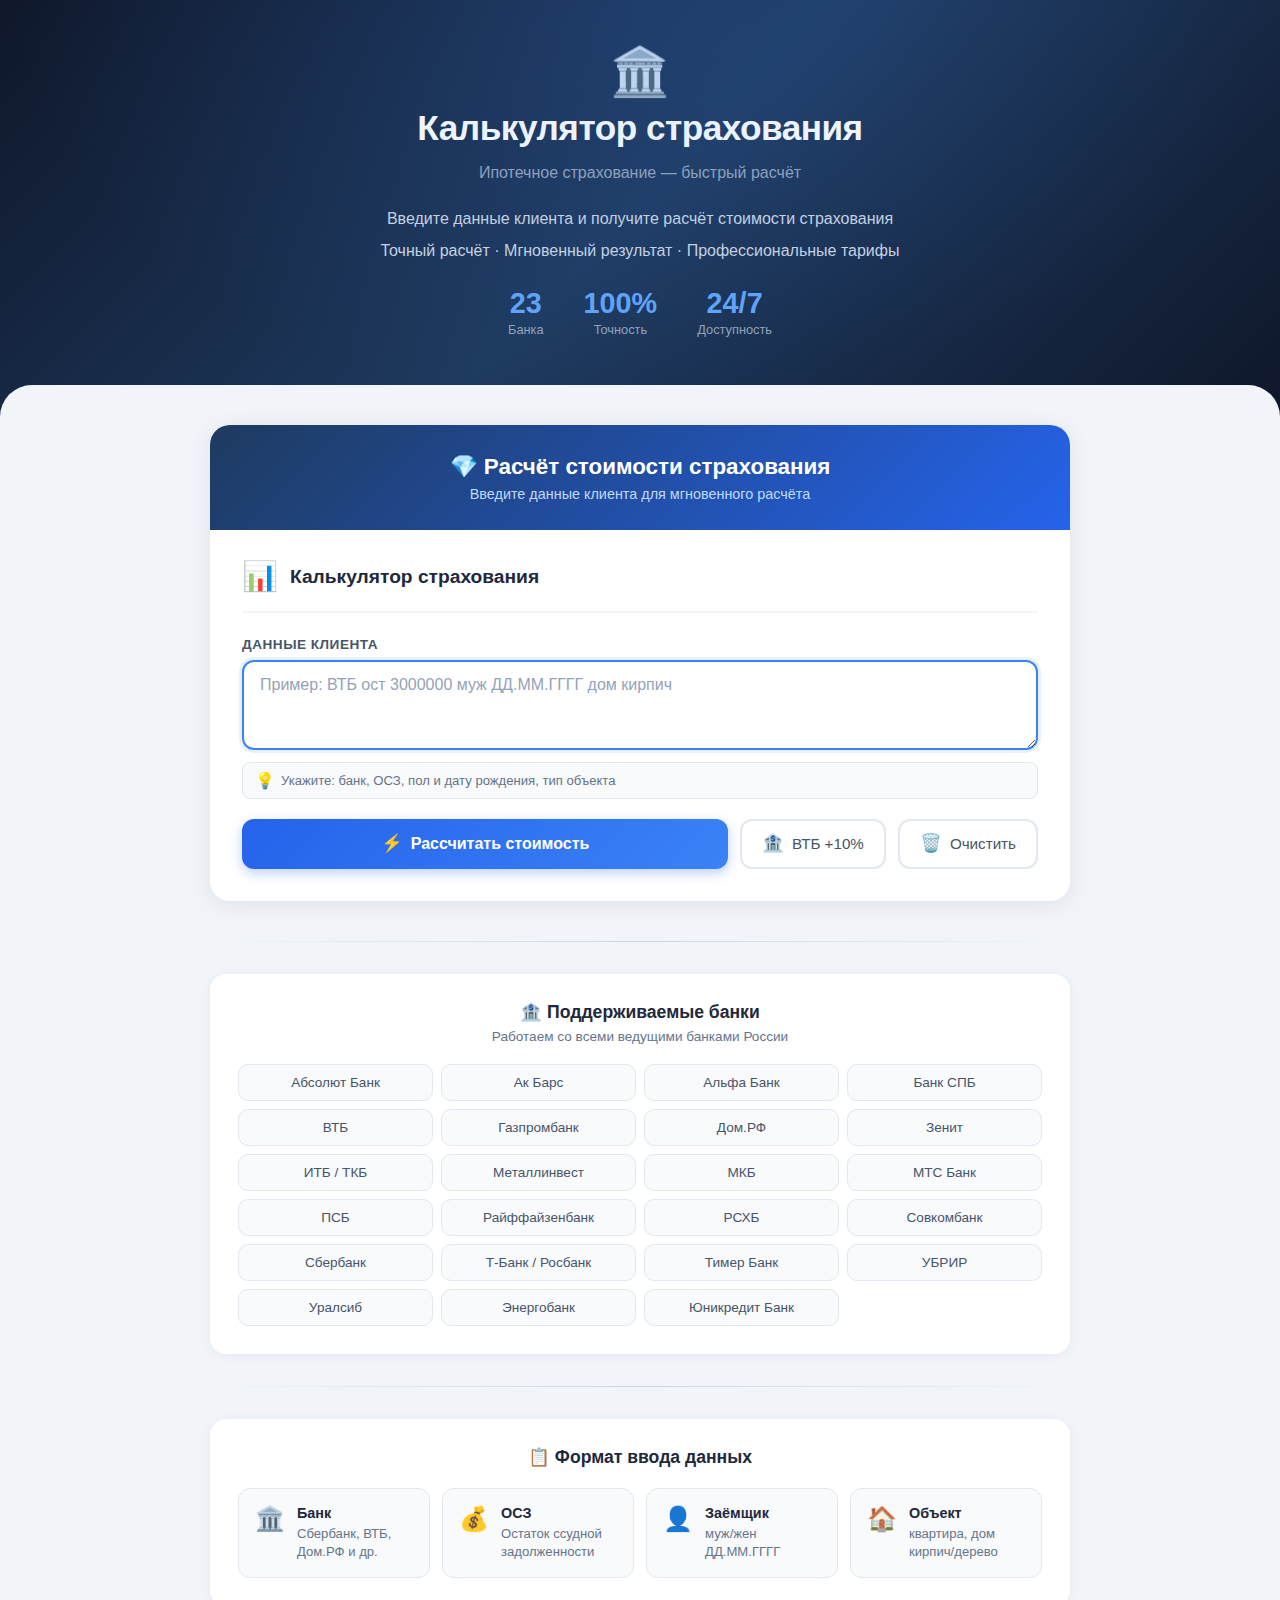
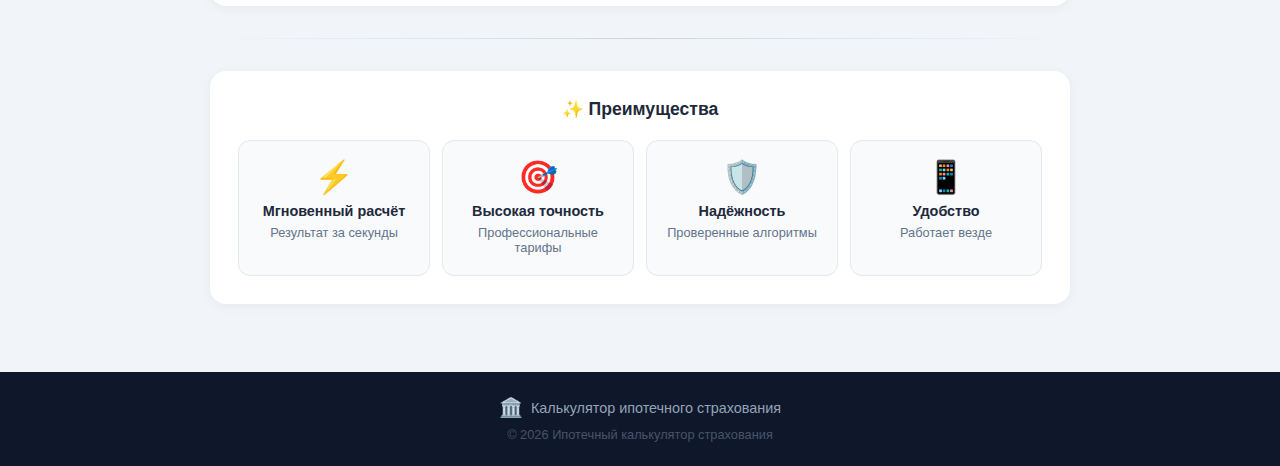
<file: проект для ИБ/index.html>
<!DOCTYPE html>
<html lang="ru">
<head>
  <meta charset="UTF-8">
  <meta name="viewport" content="width=device-width, initial-scale=1.0">
  <title>Калькулятор страхования</title>
  <style>
*{margin:0;padding:0;box-sizing:border-box;}
body{font-family:Arial,sans-serif;background:#0f172a;color:#fff;min-height:100vh;}

/* HEADER */
.hero-section{background:linear-gradient(135deg,#0f172a 0%,#1e3a5f 50%,#0f172a 100%);padding:48px 20px 80px;text-align:center;position:relative;overflow:hidden;}
.hero-section::before{content:'';position:absolute;inset:0;background:radial-gradient(ellipse at 50% 0%,rgba(59,130,246,0.15) 0%,transparent 70%);pointer-events:none;}
.hero-logo{display:flex;flex-direction:column;align-items:center;gap:12px;margin-bottom:24px;}
.logo-icon{font-size:3rem;line-height:1;}
.hero-title{font-size:2.2rem;font-weight:700;color:#fff;letter-spacing:-0.5px;}
.hero-subtitle{font-size:1rem;color:#94a3b8;margin-top:4px;}
.hero-description{margin-bottom:24px;}
.hero-description p{color:#cbd5e1;font-size:1rem;line-height:1.6;}
.hero-accent{color:#60a5fa;font-size:0.9rem;margin-top:6px;}
.hero-stats{display:flex;justify-content:center;gap:40px;margin-top:8px;}
.stat-item{text-align:center;}
.stat-number{font-size:1.8rem;font-weight:700;color:#60a5fa;}
.stat-label{font-size:0.8rem;color:#94a3b8;margin-top:2px;}
.hero-overlay,.hero-decoration,.decoration-element{display:none;}

/* MAIN */
.main-content{background:#f1f5f9;border-radius:32px 32px 0 0;margin-top:-32px;padding:40px 20px 60px;position:relative;}
.container{max-width:860px;margin:0 auto;}

/* CALC SECTION */
.calculation-section{margin-bottom:40px;}
.calculation-wrapper{background:#fff;border-radius:20px;box-shadow:0 4px 24px rgba(0,0,0,0.08);overflow:hidden;}
.calculation-header{background:linear-gradient(135deg,#1e3a5f,#2563eb);padding:28px 32px;text-align:center;}
.section-title{font-size:1.4rem;font-weight:700;color:#fff;margin-bottom:6px;}
.section-subtitle{font-size:0.9rem;color:#bfdbfe;}
.calculation-card{padding:32px;}
.card-header{display:flex;align-items:center;gap:12px;margin-bottom:24px;padding-bottom:20px;border-bottom:2px solid #f1f5f9;}
.card-icon{font-size:1.8rem;line-height:1;}
.card-header h3{font-size:1.2rem;font-weight:600;color:#1e293b;}

/* INPUT */
.input-group{margin-bottom:20px;}
.input-label{display:block;font-size:0.85rem;font-weight:600;color:#475569;margin-bottom:8px;text-transform:uppercase;letter-spacing:0.5px;}
.input-wrapper{position:relative;}
.input-wrapper textarea{width:100%;padding:14px 16px;border:2px solid #e2e8f0;border-radius:12px;font-size:1rem;font-family:Arial,sans-serif;resize:vertical;min-height:90px;color:#1e293b;background:#fafafa;transition:border-color 0.2s,box-shadow 0.2s;outline:none;}
.input-wrapper textarea:focus{border-color:#3b82f6;box-shadow:0 0 0 3px rgba(59,130,246,0.12);background:#fff;}
.input-wrapper textarea::placeholder{color:#94a3b8;}
.input-decoration{display:none;}
.input-help{display:flex;align-items:center;gap:6px;margin-top:8px;font-size:0.82rem;color:#64748b;background:#f8fafc;padding:8px 12px;border-radius:8px;border:1px solid #e2e8f0;}
.help-icon{font-size:1rem;}

/* BUTTONS */
.button-group{display:flex;gap:12px;flex-wrap:wrap;}
#calculate-btn{flex:1;min-width:180px;display:flex;align-items:center;justify-content:center;gap:8px;padding:14px 24px;background:linear-gradient(135deg,#2563eb,#3b82f6);color:#fff;border:none;border-radius:12px;font-size:1rem;font-weight:600;cursor:pointer;transition:all 0.2s;box-shadow:0 4px 12px rgba(37,99,235,0.3);}
#calculate-btn:hover{background:linear-gradient(135deg,#1d4ed8,#2563eb);box-shadow:0 6px 16px rgba(37,99,235,0.4);transform:translateY(-1px);}
#calculate-btn:disabled{opacity:0.7;cursor:not-allowed;transform:none;}
#vtb-btn,#clear-btn{display:flex;align-items:center;justify-content:center;gap:8px;padding:14px 20px;background:#fff;color:#475569;border:2px solid #e2e8f0;border-radius:12px;font-size:0.95rem;font-weight:500;cursor:pointer;transition:all 0.2s;}
#vtb-btn:hover{border-color:#3b82f6;color:#2563eb;background:#eff6ff;}
#clear-btn:hover{border-color:#ef4444;color:#ef4444;background:#fef2f2;}
.btn-icon{font-size:1.1rem;line-height:1;}

/* RESULTS */
.results-section{margin-top:24px;}
.results-card{background:#f8fafc;border:1px solid #e2e8f0;border-radius:16px;overflow:hidden;}
.results-header{display:flex;align-items:center;gap:10px;padding:16px 20px;background:linear-gradient(135deg,#f0fdf4,#dcfce7);border-bottom:1px solid #bbf7d0;}
.results-icon{font-size:1.4rem;}
.results-header h3{font-size:1rem;font-weight:600;color:#166534;}
.results-content{padding:20px;}
.results-decoration,.decoration-line,.decoration-dots{display:none;}
.error-message{display:flex;align-items:flex-start;gap:12px;padding:16px;background:#fef2f2;border:1px solid #fecaca;border-radius:12px;color:#991b1b;}
.error-icon{font-size:1.3rem;flex-shrink:0;}
.error-text{font-size:0.95rem;line-height:1.5;}

/* CONSTRUCTOR */
.constructor-section{margin-top:20px;padding:20px;background:#f0f9ff;border:1px solid #3b82f6;border-radius:12px;}

/* DIVIDER */
.section-divider{height:1px;background:linear-gradient(90deg,transparent,#cbd5e1,transparent);margin:32px 0;}

/* BANKS */
.banks-section{margin-bottom:8px;}
.banks-wrapper{background:#fff;border-radius:16px;padding:28px;box-shadow:0 2px 12px rgba(0,0,0,0.05);}
.banks-header{text-align:center;margin-bottom:20px;}
.section-title-mini{font-size:1.1rem;font-weight:700;color:#1e293b;margin-bottom:6px;}
.section-description{font-size:0.85rem;color:#64748b;}
.banks-grid{display:grid;grid-template-columns:repeat(auto-fill,minmax(160px,1fr));gap:8px;}
.bank-item{background:#f8fafc;border:1px solid #e2e8f0;border-radius:10px;padding:10px 14px;text-align:center;font-size:0.85rem;font-weight:500;color:#475569;cursor:default;transition:all 0.2s;}
.bank-item:hover{background:#eff6ff;border-color:#93c5fd;color:#1d4ed8;}

/* FORMAT */
.format-section{margin-bottom:8px;}
.format-wrapper{background:#fff;border-radius:16px;padding:28px;box-shadow:0 2px 12px rgba(0,0,0,0.05);}
.format-header{text-align:center;margin-bottom:20px;}
.format-grid{display:grid;grid-template-columns:repeat(auto-fill,minmax(180px,1fr));gap:12px;}
.format-item{display:flex;align-items:flex-start;gap:12px;padding:16px;background:#f8fafc;border-radius:12px;border:1px solid #e2e8f0;}
.format-icon{font-size:1.5rem;flex-shrink:0;line-height:1;margin-top:2px;}
.format-content strong{display:block;font-size:0.9rem;color:#1e293b;margin-bottom:4px;}
.format-content p{font-size:0.82rem;color:#64748b;line-height:1.4;}

/* ADVANTAGES */
.advantages-section{margin-bottom:8px;}
.advantages-wrapper{background:#fff;border-radius:16px;padding:28px;box-shadow:0 2px 12px rgba(0,0,0,0.05);}
.advantages-header{text-align:center;margin-bottom:20px;}
.advantages-grid{display:grid;grid-template-columns:repeat(auto-fill,minmax(160px,1fr));gap:12px;}
.advantage-item{text-align:center;padding:20px 16px;background:#f8fafc;border-radius:12px;border:1px solid #e2e8f0;}
.advantage-icon{font-size:2rem;margin-bottom:10px;line-height:1;}
.advantage-item h4{font-size:0.9rem;font-weight:600;color:#1e293b;margin-bottom:6px;}
.advantage-item p{font-size:0.8rem;color:#64748b;}

/* FOOTER */
.footer{background:#0f172a;padding:24px 20px;text-align:center;}
.footer-content{max-width:860px;margin:0 auto;display:flex;flex-direction:column;align-items:center;gap:8px;}
.footer-logo{display:flex;align-items:center;gap:8px;font-size:0.9rem;color:#94a3b8;}
.footer-icon{font-size:1.2rem;}
.footer-text p{font-size:0.8rem;color:#475569;}

/* MODAL */
.modal-overlay{position:fixed;inset:0;background:rgba(0,0,0,0.7);display:flex;align-items:center;justify-content:center;z-index:10000;backdrop-filter:blur(4px);}
.modal-content{background:#fff;border-radius:20px;box-shadow:0 25px 50px rgba(0,0,0,0.3);max-width:600px;width:90%;max-height:90vh;overflow-y:auto;}
.modal-header{display:flex;justify-content:space-between;align-items:center;padding:24px 28px;border-bottom:1px solid #e2e8f0;}
.modal-header h3{margin:0;color:#1e293b;font-size:1.3rem;}
.modal-close{background:none;border:none;font-size:24px;cursor:pointer;color:#64748b;width:32px;height:32px;display:flex;align-items:center;justify-content:center;border-radius:50%;transition:background 0.2s;}
.modal-close:hover{background:#f1f5f9;}
.modal-body{padding:28px;}

@media(max-width:600px){
  .hero-title{font-size:1.6rem;}
  .hero-stats{gap:24px;}
  .calculation-card{padding:20px;}
  .button-group{flex-direction:column;}
  #calculate-btn,#vtb-btn,#clear-btn{width:100%;}
  .banks-grid{grid-template-columns:repeat(auto-fill,minmax(130px,1fr));}
  .format-grid,.advantages-grid{grid-template-columns:1fr 1fr;}
}

/* Результаты — принудительно тёмный текст */
#results-content,#results-content *{color:#1e293b !important;}
#results-content b,#results-content strong{color:#0f172a !important;}
#results-content h3,#results-content h4{color:#0f172a !important;}
#results-content a{color:#2563eb !important;}</style>



  <script>
// config_banks.js
// Финальная конфигурация банков для ипотечного калькулятора Ингосстрах

window.BANKS = {
  "Абсолют Банк": {
    aliases: ["абсолют", "абсолют банк", "абсолютбанк", "абсолют-банк"],
    add_percent: 0,
    allow_discount_property: true,
    allow_discount_life: true,
    allow_discount_title: true
  },

  "Ак Барс": {
    aliases: ["ак барс", "ак-барс", "акбарс"],
    add_percent: 0,
    allow_discount_property: true,
    allow_discount_life: true,
    allow_discount_title: true
  },

  "Альфа Банк": {
    aliases: ["альфа", "альфабанк", "альфа банк"],
    add_percent: null, // клиент вводит сам
    allow_discount_property: true,
    allow_discount_life: true,
    allow_discount_title: true
  },

  "Банк СПБ": {
    aliases: ["банк спб", "спб", "спб банк", "банк санкт-петербург"],
    add_percent: null,
    allow_discount_property: true,
    allow_discount_life: true,
    allow_discount_title: true
  },

  "ВТБ": {
    aliases: ["втб", "втб банк", "открытие", "банк открытие"],
    add_percent: 10, // для старых дат; для новых дат (после 01.02.2025) = 0
    cutoff_date: "2025-02-01", // дата перехода на новые тарифы
    allow_discount_property: true, // для старых дат; для новых = false
    allow_discount_life: true,     // для старых дат; для новых = false
    allow_discount_title: true     // для старых дат; для новых = false
  },

  "Газпромбанк": {
    aliases: ["гпб", "газпромбанк", "газпром банк", "газпром-банк", "гпб банк"],
    add_percent: null, // клиент вводит сам (как Альфа, УБРИР)
    allow_discount_property: false, // запрещена (как Дом.РФ)
    allow_discount_life: false,     // запрещена
    allow_discount_title: false     // запрещена
  },

  "Дом.РФ": {
    aliases: ["дом.рф", "дом рф", "дом. рф"],
    add_percent: 0,
    allow_discount_property: false, // запрещена
    allow_discount_life: false      // запрещена
  },

  "Зенит": {
    aliases: ["зенит"],
    add_percent: 10,
    allow_discount_property: true,
    allow_discount_life: true,
    allow_discount_title: true
  },

  "ИТБ / ТКБ": {
    aliases: ["итб", "ткб", "ткб/итб", "итб/ткб"],
    add_percent: 10,
    allow_discount_property: true,
    allow_discount_life: true,
    allow_discount_title: true
  },

  "Металлинвест": {
    aliases: ["металлинвест", "металлинвестбанк"],
    add_percent: 10,
    allow_discount_property: true,
    allow_discount_life: true,
    allow_discount_title: true
  },

  "МКБ": {
    aliases: ["мкб", "мкб банк", "московский кредитный банк"],
    add_percent: 0,
    allow_discount_property: true,
    allow_discount_life: true,
    allow_discount_title: true,
    discount_property_percent: 15,  // скидка 15%
    discount_life_percent: 15,       // скидка 15%
    discount_title_percent: 30       // скидка 30% на титул
  },

  "МТС Банк": {
    aliases: ["мтс", "мтс банк"],
    add_percent: 10,
    allow_discount_property: true,
    allow_discount_life: true,
    allow_discount_title: true
  },

  "Совкомбанк": {
    aliases: ["совкомбанк", "совком", "совком банк"],
    add_percent: 10,
    allow_discount_property: true,
    allow_discount_life: true,
    allow_discount_title: true
  },

  "ПСБ (Промсвязьбанк)": {
    aliases: ["псб", "промсвязьбанк", "псб банк"],
    add_percent: 0,
    allow_discount_property: true,
    allow_discount_life: true,
    allow_discount_title: true
  },

  "Райффайзенбанк": {
    aliases: ["райфайзен", "райффайзен", "raiffaisen"],
    add_percent: 10,
    allow_discount_property: true,
    allow_discount_life: true,
    allow_discount_title: true
  },

  "РСХБ": {
    aliases: ["рсхб", "россельхоз", "россельхозбанк"],
    add_percent: 10,
    allow_discount_property: true,
    allow_discount_life: true,
    allow_discount_title: true
  },

  "Сбербанк": {
    aliases: ["сбер", "сбербанк", "sber"],
    add_percent: 0,
    allow_discount_property: true,
    allow_discount_life: true,
    allow_discount_title: true
  },

  "Т-Банк / Росбанк": {
    aliases: ["т банк", "т-банк", "t bank", "тинькофф", "тиньков", "тбанк", "т-банк", "росбанк", "т банк", "тинкофф", "tinkoff"],
    add_percent: 0,
    allow_discount_property: true,
    allow_discount_life: true,
    allow_discount_title: true
  },

  "Тимер Банк": {
    aliases: ["тимер", "тимер банк"],
    add_percent: 0,
    allow_discount_property: true,
    allow_discount_life: true,
    allow_discount_title: true
  },

  "УБРИР": {
    aliases: ["убрир", "у б р и р", "ubr"],
    add_percent: null, // клиент вводит сам
    allow_discount_property: true,
    allow_discount_life: true,
    allow_discount_title: true
  },

  "Уралсиб": {
    aliases: ["уралсиб"],
    add_percent: 0,
    allow_discount_property: true,
    allow_discount_life: true,
    allow_discount_title: true
  },

  "Энергобанк": {
    aliases: ["энерго", "энергобанк", "энерго банк", "энергобанк", "энерго-банк"],
    add_percent: 0,
    allow_discount_property: true,
    allow_discount_life: true,
    allow_discount_title: true
  },

  "Юникредит Банк": {
    aliases: ["юникредит", "unicredit", "uni credit"],
    add_percent: 0,
    allow_discount_property: true,
    allow_discount_life: true,
    allow_discount_title: true
  }
};

</script>

<script>
// ======================================================
//  tariffs_life.js  (полностью исправленный, без дублей)
// ======================================================

// --------------------------------------
// 1) BASE — тарифы для большинства банков
// --------------------------------------
const LIFE_TARIFF_BASE = {
    m: {
        18:0.119,19:0.129,20:0.140,21:0.150,22:0.161,
        23:0.172,24:0.182,25:0.193,26:0.203,27:0.214,
        28:0.214,29:0.214,30:0.214,31:0.214,32:0.214,
        33:0.227,34:0.240,35:0.252,36:0.265,37:0.278,
        38:0.324,39:0.371,40:0.418,41:0.464,42:0.511,
        43:0.527,44:0.544,45:0.561,46:0.577,47:0.594,
        48:0.680,49:0.765,50:0.851,51:0.937,52:1.023,
        53:1.161,54:1.300,55:1.439,56:1.578,57:1.717,
        58:1.856,59:1.995,60:2.134,61:2.273,62:2.412,
        63:2.551,64:2.689
    },
    f: {
        18:0.091,19:0.091,20:0.092,21:0.093,22:0.093,
        23:0.094,24:0.095,25:0.095,26:0.096,27:0.097,
        28:0.097,29:0.098,30:0.109,31:0.126,32:0.142,
        33:0.152,34:0.162,35:0.173,36:0.183,37:0.193,
        38:0.206,39:0.220,40:0.233,41:0.246,42:0.259,
        43:0.291,44:0.322,45:0.354,46:0.385,47:0.417,
        48:0.462,49:0.507,50:0.552,51:0.598,52:0.643,
        53:0.721,54:0.799,55:0.876,56:0.954,57:1.032,
        58:1.110,59:1.188,60:1.266,61:1.344,62:1.422,
        63:1.499,64:1.577
    }
};

// --------------------------------------
// 2) DOM.RF — отдельные тарифы
// --------------------------------------
const LIFE_TARIFF_DOMRF = {
    m: {
        21:0.287,22:0.296,23:0.296,24:0.325,25:0.325,26:0.325,
        27:0.333,28:0.333,29:0.373,30:0.380,31:0.399,32:0.416,
        33:0.428,34:0.464,35:0.482,36:0.527,37:0.555,38:0.584,
        39:0.620,40:0.649,41:0.685,42:0.724,43:0.768,44:0.806,
        45:0.844,46:0.935,47:1.009,48:1.101,49:1.195,50:1.307,
        51:1.427,52:1.643,53:1.791,54:1.959,55:2.126,56:2.302,
        57:2.518,58:2.756,59:3.680,60:4.103,61:4.560,62:5.053,
        63:5.564,64:6.076
    },
    f: {
        21:0.222,22:0.222,23:0.222,24:0.233,25:0.233,26:0.250,
        27:0.250,28:0.260,29:0.260,30:0.260,31:0.269,32:0.287,
        33:0.296,34:0.296,35:0.325,36:0.352,37:0.380,38:0.390,
        39:0.416,40:0.428,41:0.454,42:0.482,43:0.511,44:0.547,
        45:0.575,46:0.611,47:0.658,48:0.705,49:0.751,50:0.806,
        51:0.871,52:0.993,53:1.063,54:1.162,55:1.249,56:1.348,
        57:1.477,58:1.594,59:2.518,60:2.817,61:3.134,62:3.468,
        63:3.803,64:4.138
    }
};

// --------------------------------------
// 3) РСХБ — тарифы с временной утратой
// --------------------------------------
const LIFE_TARIFF_RSHB_LOSS = {
    m: [
        0.217,0.237,0.256,0.276,0.295,0.314,0.334,0.353,0.373,0.392,
        0.392,0.392,0.392,0.392,0.392,0.415,0.439,0.463,0.485,0.509,
        0.594,0.680,0.765,0.850,0.935,0.965,0.996,1.027,1.058,1.088,
        1.245,1.402,1.559,1.716,1.873,2.128,2.382,2.636,2.890,3.145,
        3.399,3.654,3.908,4.163,4.417,4.671,4.926
    ],
    f: [
        0.166,0.168,0.168,0.170,0.171,0.172,0.173,0.174,0.175,0.177,
        0.178,0.179,0.200,0.230,0.260,0.278,0.297,0.316,0.335,0.354,
        0.378,0.402,0.426,0.450,0.475,0.533,0.591,0.648,0.706,0.764,
        0.846,0.929,1.012,1.094,1.177,1.320,1.462,1.605,1.748,1.891,
        2.033,2.176,2.318,2.460,2.604,2.746,2.889
    ]
};

// --------------------------------------
// 4) Банк СПБ — тарифы жизни
// --------------------------------------
const LIFE_TARIFF_SPB = {
    m: {
        18:0.377,19:0.387,20:0.397,21:0.405,22:0.414,
        23:0.422,24:0.431,25:0.431,26:0.431,27:0.431,
        28:0.431,29:0.431,30:0.439,31:0.466,32:0.492,
        33:0.517,34:0.517,35:0.517,36:0.543,37:0.572,
        38:0.607,39:0.645,40:0.690,41:0.735,42:0.784,
        43:0.784,44:0.824,45:0.824,46:0.825,47:0.826,
        48:0.850,49:0.950,50:0.950,51:1.200,52:1.300,
        53:1.400,54:1.500,55:1.600,56:2.048,57:2.328,
        58:2.378,59:2.500,60:3.448,61:3.448,62:3.448,
        63:3.500,64:4.000
    },
    f: {
        18:0.310,19:0.318,20:0.326,21:0.334,22:0.342,
        23:0.350,24:0.358,25:0.374,26:0.374,27:0.374,
        28:0.374,29:0.374,30:0.382,31:0.382,32:0.382,
        33:0.382,34:0.382,35:0.382,36:0.407,37:0.416,
        38:0.424,39:0.424,40:0.424,41:0.430,42:0.450,
        43:0.480,44:0.500,45:0.500,46:0.550,47:0.580,
        48:0.622,49:0.676,50:0.738,51:0.750,52:0.800,
        53:0.900,54:1.000,55:1.000,56:1.352,57:1.500,
        58:1.668,59:1.700,60:1.764,61:2.000,62:2.000,
        63:3.000,64:3.000
    }
};

// --------------------------------------
// 5) МКБ — тарифы жизни (21-64 года)
// --------------------------------------
const LIFE_TARIFF_MKB = {
    m: {
        21:0.263,22:0.271,23:0.271,24:0.297,25:0.297,
        26:0.297,27:0.305,28:0.305,29:0.323,30:0.347,
        31:0.365,32:0.381,33:0.391,34:0.425,35:0.441,
        36:0.483,37:0.509,38:0.535,39:0.568,40:0.594,
        41:0.628,42:0.662,43:0.704,44:0.738,45:0.772,
        46:0.856,47:0.924,48:1.009,49:1.094,50:1.196,
        51:1.307,52:1.417,53:1.544,54:1.688,55:1.832,
        56:1.985,57:2.171,58:2.375,59:2.604,60:2.697,
        61:2.935,62:3.147,63:3.384,64:3.622
    },
    f: {
        21:0.204,22:0.204,23:0.204,24:0.212,25:0.212,
        26:0.212,27:0.229,28:0.237,29:0.237,30:0.237,
        31:0.246,32:0.263,33:0.271,34:0.271,35:0.297,
        36:0.323,37:0.347,38:0.357,39:0.381,40:0.391,
        41:0.415,42:0.441,43:0.467,44:0.501,45:0.526,
        46:0.560,47:0.602,48:0.645,49:0.687,50:0.738,
        51:0.798,52:0.856,53:0.916,54:1.001,55:1.077,
        56:1.162,57:1.273,58:1.374,59:1.518,60:1.569,
        61:1.722,62:1.849,63:2.010,64:2.222
    }
};

// --------------------------------------
// --------------------------------------
// 7) ГПБ — тарифы Газпромбанка
// --------------------------------------
// НУЖНО ЗАПОЛНИТЬ КОНКРЕТНЫЕ ЗНАЧЕНИЯ ИЗ ИЗОБРАЖЕНИЙ!
// Пока заглушки на основе базовых тарифов

// Старые тарифы ГПБ (до 02.05.2024)
const LIFE_TARIFF_GPB_OLD = {
    m: {
        18:0.294,19:0.294,20:0.294,21:0.294,22:0.310,
        23:0.327,24:0.327,25:0.344,26:0.344,27:0.360,
        28:0.360,29:0.394,30:0.394,31:0.410,32:0.410,
        33:0.427,34:0.444,35:0.477,36:0.494,37:0.510,
        38:0.527,39:0.560,40:0.594,41:0.627,42:0.677,
        43:0.711,44:0.761,45:0.811,46:0.861,47:0.927,
        48:1.011,49:1.111,50:1.228,51:1.378,52:1.545,
        53:1.745,54:1.962,55:2.212,56:2.495,57:2.812,
        58:3.162,59:3.546,60:3.946,61:3.946,62:3.946,
        63:3.946,64:3.946
    },
    f: {
        18:0.260,19:0.260,20:0.260,21:0.260,22:0.260,
        23:0.260,24:0.260,25:0.260,26:0.277,27:0.277,
        28:0.277,29:0.277,30:0.277,31:0.277,32:0.294,
        33:0.310,34:0.310,35:0.310,36:0.344,37:0.344,
        38:0.360,39:0.360,40:0.394,41:0.410,42:0.444,
        43:0.460,44:0.494,45:0.544,46:0.594,47:0.660,
        48:0.727,49:0.811,50:0.894,51:1.011,52:1.111,
        53:1.244,54:1.394,55:1.561,56:1.745,57:1.962,
        58:2.195,59:2.445,60:2.729,61:2.729,62:2.729,
        63:2.729,64:2.729
    }
};

// Новые тарифы ГПБ (после 02.05.2024)
const LIFE_TARIFF_GPB_NEW = {
    m: {
        18:0.506,19:0.506,20:0.506,21:0.506,22:0.533,
        23:0.562,24:0.562,25:0.592,26:0.592,27:0.619,
        28:0.619,29:0.677,30:0.677,31:0.705,32:0.705,
        33:0.734,34:0.763,35:0.820,36:0.849,37:0.877,
        38:0.906,39:0.963,40:1.021,41:1.078,42:1.164,
        43:1.222,44:1.308,45:1.394,46:1.488,47:1.610,
        48:1.767,49:1.952,50:2.171,51:2.449,52:2.758,
        53:3.129,54:3.533,55:3.997,56:4.523,57:5.112,
        58:5.762,59:6.475,60:7.219,61:8.024,62:8.892,
        63:9.791,64:3.946
    },
    f: {
        18:0.447,19:0.447,20:0.447,21:0.447,22:0.447,
        23:0.447,24:0.447,25:0.447,26:0.476,27:0.476,
        28:0.476,29:0.476,30:0.476,31:0.476,32:0.506,
        33:0.533,34:0.533,35:0.533,36:0.592,37:0.592,
        38:0.619,39:0.619,40:0.677,41:0.705,42:0.763,
        43:0.791,44:0.849,45:0.935,46:1.021,47:1.134,
        48:1.250,49:1.394,50:1.550,51:1.767,52:1.952,
        53:2.200,54:2.478,55:2.789,56:3.129,57:3.533,
        58:3.966,59:4.430,60:4.957,61:5.514,62:6.103,
        63:6.693,64:2.729
    }
};

// ВТБ Новые тарифы (после 01.02.2025)
const LIFE_TARIFF_VTB_NEW = {
    m: {
        18:0.53304,19:0.53304,20:0.53652,21:0.53652,22:0.54168,23:0.54168,24:0.54864,25:0.54864,26:0.55380,
        27:0.55548,28:0.55776,29:0.56508,30:0.60564,31:0.61728,32:0.63276,33:0.64116,34:0.64524,35:0.65568,
        36:0.66420,37:0.66780,38:0.66876,39:0.66876,40:0.66876,41:0.66876,42:0.66876,43:0.66876,44:0.66876,
        45:0.66876,46:0.66876,47:0.66876,48:0.66876,49:0.66876,50:0.66876
        // Для 51+ используется LIFE_TARIFF_BASE (старые тарифы)
    },
    f: {
        18:0.44424,19:0.44424,20:0.44712,21:0.44712,22:0.45144,23:0.45144,24:0.45720,25:0.45720,26:0.46152,
        27:0.46296,28:0.46476,29:0.47088,30:0.50472,31:0.52752,32:0.54084,33:0.54804,34:0.55152,35:0.56040,
        36:0.56772,37:0.57084,38:0.60780,39:0.61380,40:0.66876,41:0.66876,42:0.66876,43:0.66876,44:0.66876,
        45:0.66876,46:0.66876,47:0.66876,48:0.66876,49:0.66876,50:0.66876
        // Для 51+ используется LIFE_TARIFF_BASE (старые тарифы)
    }
};

// --------------------------------------
// 8) Альфа Банк — тарифы жизни
// --------------------------------------
const LIFE_TARIFF_ALFABANK = {
    m: {
        18:0.174,19:0.190,20:0.205,21:0.221,22:0.236,
        23:0.251,24:0.267,25:0.282,26:0.298,27:0.313,
        28:0.313,29:0.313,30:0.313,31:0.313,32:0.313,
        33:0.332,34:0.351,35:0.370,36:0.388,37:0.407,
        38:0.475,39:0.544,40:0.612,41:0.680,42:0.748,
        43:0.772,44:0.797,45:0.822,46:0.846,47:0.871,
        48:0.996,49:1.122,50:1.247,51:1.373,52:1.498,
        53:1.702,54:1.906,55:2.109,56:2.312,57:2.516,
        58:2.719,59:2.923,60:3.127,61:3.330,62:3.533,
        63:3.737,64:3.940
    },
    f: {
        18:0.133,19:0.134,20:0.135,21:0.136,22:0.137,
        23:0.138,24:0.138,25:0.140,26:0.140,27:0.141,
        28:0.143,29:0.143,30:0.160,31:0.184,32:0.208,
        33:0.223,34:0.238,35:0.253,36:0.268,37:0.283,
        38:0.302,39:0.322,40:0.341,41:0.360,42:0.380,
        43:0.426,44:0.472,45:0.518,46:0.564,47:0.611,
        48:0.677,49:0.743,50:0.810,51:0.875,52:0.942,
        53:1.056,54:1.170,55:1.284,56:1.398,57:1.512,
        58:1.626,59:1.740,60:1.854,61:1.968,62:2.083,
        63:2.197,64:2.311
    }
};

// Экспорт
// --------------------------------------
if (typeof window !== "undefined") {
    window.LIFE_TARIFF_BASE = LIFE_TARIFF_BASE;
    window.LIFE_TARIFF_DOMRF = LIFE_TARIFF_DOMRF;
    window.LIFE_TARIFF_RSHB_LOSS = LIFE_TARIFF_RSHB_LOSS;
    window.LIFE_TARIFF_SPB = LIFE_TARIFF_SPB;
    window.LIFE_TARIFF_MKB = LIFE_TARIFF_MKB;
    window.LIFE_TARIFF_GPB_OLD = LIFE_TARIFF_GPB_OLD;
    window.LIFE_TARIFF_GPB_NEW = LIFE_TARIFF_GPB_NEW;
    window.LIFE_TARIFF_VTB_NEW = LIFE_TARIFF_VTB_NEW;
    window.LIFE_TARIFF_ALFABANK = LIFE_TARIFF_ALFABANK;
}

if (typeof module !== "undefined") {
    module.exports = {
        LIFE_TARIFF_BASE,
        LIFE_TARIFF_DOMRF,
        LIFE_TARIFF_RSHB_LOSS,
        LIFE_TARIFF_SPB,
        LIFE_TARIFF_MKB,
        LIFE_TARIFF_GPB_OLD,
        LIFE_TARIFF_GPB_NEW,
        LIFE_TARIFF_VTB_NEW,
        LIFE_TARIFF_ALFABANK
    };
}

</script>

<script>
// ======================================================
//  tariffs_life.js  (полностью исправленный, без дублей)
// ======================================================

// --------------------------------------
// 1) BASE — тарифы для большинства банков
// --------------------------------------
const LIFE_TARIFF_BASE = {
    m: {
        18:0.119,19:0.129,20:0.140,21:0.150,22:0.161,
        23:0.172,24:0.182,25:0.193,26:0.203,27:0.214,
        28:0.214,29:0.214,30:0.214,31:0.214,32:0.214,
        33:0.227,34:0.240,35:0.252,36:0.265,37:0.278,
        38:0.324,39:0.371,40:0.418,41:0.464,42:0.511,
        43:0.527,44:0.544,45:0.561,46:0.577,47:0.594,
        48:0.680,49:0.765,50:0.851,51:0.937,52:1.023,
        53:1.161,54:1.300,55:1.439,56:1.578,57:1.717,
        58:1.856,59:1.995,60:2.134,61:2.273,62:2.412,
        63:2.551,64:2.689
    },
    f: {
        18:0.091,19:0.091,20:0.092,21:0.093,22:0.093,
        23:0.094,24:0.095,25:0.095,26:0.096,27:0.097,
        28:0.097,29:0.098,30:0.109,31:0.126,32:0.142,
        33:0.152,34:0.162,35:0.173,36:0.183,37:0.193,
        38:0.206,39:0.220,40:0.233,41:0.246,42:0.259,
        43:0.291,44:0.322,45:0.354,46:0.385,47:0.417,
        48:0.462,49:0.507,50:0.552,51:0.598,52:0.643,
        53:0.721,54:0.799,55:0.876,56:0.954,57:1.032,
        58:1.110,59:1.188,60:1.266,61:1.344,62:1.422,
        63:1.499,64:1.577
    }
};

// --------------------------------------
// 2) DOM.RF — отдельные тарифы
// --------------------------------------
const LIFE_TARIFF_DOMRF = {
    m: {
        21:0.287,22:0.296,23:0.296,24:0.325,25:0.325,26:0.325,
        27:0.333,28:0.333,29:0.373,30:0.380,31:0.399,32:0.416,
        33:0.428,34:0.464,35:0.482,36:0.527,37:0.555,38:0.584,
        39:0.620,40:0.649,41:0.685,42:0.724,43:0.768,44:0.806,
        45:0.844,46:0.935,47:1.009,48:1.101,49:1.195,50:1.307,
        51:1.427,52:1.643,53:1.791,54:1.959,55:2.126,56:2.302,
        57:2.518,58:2.756,59:3.680,60:4.103,61:4.560,62:5.053,
        63:5.564,64:6.076
    },
    f: {
        21:0.222,22:0.222,23:0.222,24:0.233,25:0.233,26:0.250,
        27:0.250,28:0.260,29:0.260,30:0.260,31:0.269,32:0.287,
        33:0.296,34:0.296,35:0.325,36:0.352,37:0.380,38:0.390,
        39:0.416,40:0.428,41:0.454,42:0.482,43:0.511,44:0.547,
        45:0.575,46:0.611,47:0.658,48:0.705,49:0.751,50:0.806,
        51:0.871,52:0.993,53:1.063,54:1.162,55:1.249,56:1.348,
        57:1.477,58:1.594,59:2.518,60:2.817,61:3.134,62:3.468,
        63:3.803,64:4.138
    }
};

// --------------------------------------
// 3) РСХБ — тарифы с временной утратой
// --------------------------------------
const LIFE_TARIFF_RSHB_LOSS = {
    m: [
        0.217,0.237,0.256,0.276,0.295,0.314,0.334,0.353,0.373,0.392,
        0.392,0.392,0.392,0.392,0.392,0.415,0.439,0.463,0.485,0.509,
        0.594,0.680,0.765,0.850,0.935,0.965,0.996,1.027,1.058,1.088,
        1.245,1.402,1.559,1.716,1.873,2.128,2.382,2.636,2.890,3.145,
        3.399,3.654,3.908,4.163,4.417,4.671,4.926
    ],
    f: [
        0.166,0.168,0.168,0.170,0.171,0.172,0.173,0.174,0.175,0.177,
        0.178,0.179,0.200,0.230,0.260,0.278,0.297,0.316,0.335,0.354,
        0.378,0.402,0.426,0.450,0.475,0.533,0.591,0.648,0.706,0.764,
        0.846,0.929,1.012,1.094,1.177,1.320,1.462,1.605,1.748,1.891,
        2.033,2.176,2.318,2.460,2.604,2.746,2.889
    ]
};

// --------------------------------------
// 4) Банк СПБ — тарифы жизни
// --------------------------------------
const LIFE_TARIFF_SPB = {
    m: {
        18:0.377,19:0.387,20:0.397,21:0.405,22:0.414,
        23:0.422,24:0.431,25:0.431,26:0.431,27:0.431,
        28:0.431,29:0.431,30:0.439,31:0.466,32:0.492,
        33:0.517,34:0.517,35:0.517,36:0.543,37:0.572,
        38:0.607,39:0.645,40:0.690,41:0.735,42:0.784,
        43:0.784,44:0.824,45:0.824,46:0.825,47:0.826,
        48:0.850,49:0.950,50:0.950,51:1.200,52:1.300,
        53:1.400,54:1.500,55:1.600,56:2.048,57:2.328,
        58:2.378,59:2.500,60:3.448,61:3.448,62:3.448,
        63:3.500,64:4.000
    },
    f: {
        18:0.310,19:0.318,20:0.326,21:0.334,22:0.342,
        23:0.350,24:0.358,25:0.374,26:0.374,27:0.374,
        28:0.374,29:0.374,30:0.382,31:0.382,32:0.382,
        33:0.382,34:0.382,35:0.382,36:0.407,37:0.416,
        38:0.424,39:0.424,40:0.424,41:0.430,42:0.450,
        43:0.480,44:0.500,45:0.500,46:0.550,47:0.580,
        48:0.622,49:0.676,50:0.738,51:0.750,52:0.800,
        53:0.900,54:1.000,55:1.000,56:1.352,57:1.500,
        58:1.668,59:1.700,60:1.764,61:2.000,62:2.000,
        63:3.000,64:3.000
    }
};

// --------------------------------------
// 5) МКБ — тарифы жизни (21-64 года)
// --------------------------------------
const LIFE_TARIFF_MKB = {
    m: {
        21:0.263,22:0.271,23:0.271,24:0.297,25:0.297,
        26:0.297,27:0.305,28:0.305,29:0.323,30:0.347,
        31:0.365,32:0.381,33:0.391,34:0.425,35:0.441,
        36:0.483,37:0.509,38:0.535,39:0.568,40:0.594,
        41:0.628,42:0.662,43:0.704,44:0.738,45:0.772,
        46:0.856,47:0.924,48:1.009,49:1.094,50:1.196,
        51:1.307,52:1.417,53:1.544,54:1.688,55:1.832,
        56:1.985,57:2.171,58:2.375,59:2.604,60:2.697,
        61:2.935,62:3.147,63:3.384,64:3.622
    },
    f: {
        21:0.204,22:0.204,23:0.204,24:0.212,25:0.212,
        26:0.212,27:0.229,28:0.237,29:0.237,30:0.237,
        31:0.246,32:0.263,33:0.271,34:0.271,35:0.297,
        36:0.323,37:0.347,38:0.357,39:0.381,40:0.391,
        41:0.415,42:0.441,43:0.467,44:0.501,45:0.526,
        46:0.560,47:0.602,48:0.645,49:0.687,50:0.738,
        51:0.798,52:0.856,53:0.916,54:1.001,55:1.077,
        56:1.162,57:1.273,58:1.374,59:1.518,60:1.569,
        61:1.722,62:1.849,63:2.010,64:2.222
    }
};

// --------------------------------------
// --------------------------------------
// 7) ГПБ — тарифы Газпромбанка
// --------------------------------------
// НУЖНО ЗАПОЛНИТЬ КОНКРЕТНЫЕ ЗНАЧЕНИЯ ИЗ ИЗОБРАЖЕНИЙ!
// Пока заглушки на основе базовых тарифов

// Старые тарифы ГПБ (до 02.05.2024)
const LIFE_TARIFF_GPB_OLD = {
    m: {
        18:0.294,19:0.294,20:0.294,21:0.294,22:0.310,
        23:0.327,24:0.327,25:0.344,26:0.344,27:0.360,
        28:0.360,29:0.394,30:0.394,31:0.410,32:0.410,
        33:0.427,34:0.444,35:0.477,36:0.494,37:0.510,
        38:0.527,39:0.560,40:0.594,41:0.627,42:0.677,
        43:0.711,44:0.761,45:0.811,46:0.861,47:0.927,
        48:1.011,49:1.111,50:1.228,51:1.378,52:1.545,
        53:1.745,54:1.962,55:2.212,56:2.495,57:2.812,
        58:3.162,59:3.546,60:3.946,61:3.946,62:3.946,
        63:3.946,64:3.946
    },
    f: {
        18:0.260,19:0.260,20:0.260,21:0.260,22:0.260,
        23:0.260,24:0.260,25:0.260,26:0.277,27:0.277,
        28:0.277,29:0.277,30:0.277,31:0.277,32:0.294,
        33:0.310,34:0.310,35:0.310,36:0.344,37:0.344,
        38:0.360,39:0.360,40:0.394,41:0.410,42:0.444,
        43:0.460,44:0.494,45:0.544,46:0.594,47:0.660,
        48:0.727,49:0.811,50:0.894,51:1.011,52:1.111,
        53:1.244,54:1.394,55:1.561,56:1.745,57:1.962,
        58:2.195,59:2.445,60:2.729,61:2.729,62:2.729,
        63:2.729,64:2.729
    }
};

// Новые тарифы ГПБ (после 02.05.2024)
const LIFE_TARIFF_GPB_NEW = {
    m: {
        18:0.506,19:0.506,20:0.506,21:0.506,22:0.533,
        23:0.562,24:0.562,25:0.592,26:0.592,27:0.619,
        28:0.619,29:0.677,30:0.677,31:0.705,32:0.705,
        33:0.734,34:0.763,35:0.820,36:0.849,37:0.877,
        38:0.906,39:0.963,40:1.021,41:1.078,42:1.164,
        43:1.222,44:1.308,45:1.394,46:1.488,47:1.610,
        48:1.767,49:1.952,50:2.171,51:2.449,52:2.758,
        53:3.129,54:3.533,55:3.997,56:4.523,57:5.112,
        58:5.762,59:6.475,60:7.219,61:8.024,62:8.892,
        63:9.791,64:3.946
    },
    f: {
        18:0.447,19:0.447,20:0.447,21:0.447,22:0.447,
        23:0.447,24:0.447,25:0.447,26:0.476,27:0.476,
        28:0.476,29:0.476,30:0.476,31:0.476,32:0.506,
        33:0.533,34:0.533,35:0.533,36:0.592,37:0.592,
        38:0.619,39:0.619,40:0.677,41:0.705,42:0.763,
        43:0.791,44:0.849,45:0.935,46:1.021,47:1.134,
        48:1.250,49:1.394,50:1.550,51:1.767,52:1.952,
        53:2.200,54:2.478,55:2.789,56:3.129,57:3.533,
        58:3.966,59:4.430,60:4.957,61:5.514,62:6.103,
        63:6.693,64:2.729
    }
};

// ВТБ Новые тарифы (после 01.02.2025)
const LIFE_TARIFF_VTB_NEW = {
    m: {
        18:0.53304,19:0.53304,20:0.53652,21:0.53652,22:0.54168,23:0.54168,24:0.54864,25:0.54864,26:0.55380,
        27:0.55548,28:0.55776,29:0.56508,30:0.60564,31:0.61728,32:0.63276,33:0.64116,34:0.64524,35:0.65568,
        36:0.66420,37:0.66780,38:0.66876,39:0.66876,40:0.66876,41:0.66876,42:0.66876,43:0.66876,44:0.66876,
        45:0.66876,46:0.66876,47:0.66876,48:0.66876,49:0.66876,50:0.66876
        // Для 51+ используется LIFE_TARIFF_BASE (старые тарифы)
    },
    f: {
        18:0.44424,19:0.44424,20:0.44712,21:0.44712,22:0.45144,23:0.45144,24:0.45720,25:0.45720,26:0.46152,
        27:0.46296,28:0.46476,29:0.47088,30:0.50472,31:0.52752,32:0.54084,33:0.54804,34:0.55152,35:0.56040,
        36:0.56772,37:0.57084,38:0.60780,39:0.61380,40:0.66876,41:0.66876,42:0.66876,43:0.66876,44:0.66876,
        45:0.66876,46:0.66876,47:0.66876,48:0.66876,49:0.66876,50:0.66876
        // Для 51+ используется LIFE_TARIFF_BASE (старые тарифы)
    }
};

// --------------------------------------
// 8) Альфа Банк — тарифы жизни
// --------------------------------------
const LIFE_TARIFF_ALFABANK = {
    m: {
        18:0.174,19:0.190,20:0.205,21:0.221,22:0.236,
        23:0.251,24:0.267,25:0.282,26:0.298,27:0.313,
        28:0.313,29:0.313,30:0.313,31:0.313,32:0.313,
        33:0.332,34:0.351,35:0.370,36:0.388,37:0.407,
        38:0.475,39:0.544,40:0.612,41:0.680,42:0.748,
        43:0.772,44:0.797,45:0.822,46:0.846,47:0.871,
        48:0.996,49:1.122,50:1.247,51:1.373,52:1.498,
        53:1.702,54:1.906,55:2.109,56:2.312,57:2.516,
        58:2.719,59:2.923,60:3.127,61:3.330,62:3.533,
        63:3.737,64:3.940
    },
    f: {
        18:0.133,19:0.134,20:0.135,21:0.136,22:0.137,
        23:0.138,24:0.138,25:0.140,26:0.140,27:0.141,
        28:0.143,29:0.143,30:0.160,31:0.184,32:0.208,
        33:0.223,34:0.238,35:0.253,36:0.268,37:0.283,
        38:0.302,39:0.322,40:0.341,41:0.360,42:0.380,
        43:0.426,44:0.472,45:0.518,46:0.564,47:0.611,
        48:0.677,49:0.743,50:0.810,51:0.875,52:0.942,
        53:1.056,54:1.170,55:1.284,56:1.398,57:1.512,
        58:1.626,59:1.740,60:1.854,61:1.968,62:2.083,
        63:2.197,64:2.311
    }
};

// Экспорт
// --------------------------------------
if (typeof window !== "undefined") {
    window.LIFE_TARIFF_BASE = LIFE_TARIFF_BASE;
    window.LIFE_TARIFF_DOMRF = LIFE_TARIFF_DOMRF;
    window.LIFE_TARIFF_RSHB_LOSS = LIFE_TARIFF_RSHB_LOSS;
    window.LIFE_TARIFF_SPB = LIFE_TARIFF_SPB;
    window.LIFE_TARIFF_MKB = LIFE_TARIFF_MKB;
    window.LIFE_TARIFF_GPB_OLD = LIFE_TARIFF_GPB_OLD;
    window.LIFE_TARIFF_GPB_NEW = LIFE_TARIFF_GPB_NEW;
    window.LIFE_TARIFF_VTB_NEW = LIFE_TARIFF_VTB_NEW;
    window.LIFE_TARIFF_ALFABANK = LIFE_TARIFF_ALFABANK;
}

if (typeof module !== "undefined") {
    module.exports = {
        LIFE_TARIFF_BASE,
        LIFE_TARIFF_DOMRF,
        LIFE_TARIFF_RSHB_LOSS,
        LIFE_TARIFF_SPB,
        LIFE_TARIFF_MKB,
        LIFE_TARIFF_GPB_OLD,
        LIFE_TARIFF_GPB_NEW,
        LIFE_TARIFF_VTB_NEW,
        LIFE_TARIFF_ALFABANK
    };
}

  </script>
  <script>
// ==========================
// tariffs_property.js — обновлённый, финальный
// ==========================

// Базовые тарифы имущества
const PROPERTY_TARIFFS = {
  base: {
    flat: 0.10,      // квартира
    house_brick: 0.18,
    house_wood: 0.43
  },

  // Дом.РФ — особый тариф квартиры
  "Дом.РФ": {
    flat: 0.144,
    house_brick: 0.18,
    house_wood: 0.43
  },

  // Банк СПБ — особые тарифы
  "Банк СПБ": {
    flat: 0.1,      // квартира 0,1%
    house_brick: 0.18,  // дом кирпич 0,18%
    house_wood: 0.43    // дом дерево 0,43%
  },

  // МКБ — особые тарифы
  "МКБ": {
    flat: 0.154,    // квартира 0,154%
    house_brick: 0.18,  // дом кирпич 0,18%
    house_wood: 0.43    // дом дерево 0,43%
  },

  // ГПБ — Газпромбанк (зависит от даты КД и комбинации рисков)
  "Газпромбанк": {
    // Старые тарифы (до 02.05.2024)
    old: {
      flat_with_life: 0.17,      // квартира + жизнь: 0,17%
      flat_alone: 0.204,         // квартира отдельно: 0,204%
      house_brick_with_life: 0.38,   // дом кирпич + жизнь: 0,38%
      house_brick_alone: 0.456,      // дом кирпич отдельно: 0,456%
      house_wood_with_life: 0.63,    // дом дерево + жизнь: 0,63%
      house_wood_alone: 0.756        // дом дерево отдельно: 0,756%
    },
    // Новые тарифы (после 02.05.2024)
    new: {
      flat_with_life: 0.231,      // квартира + жизнь: 0,231%
      flat_alone: 0.277,          // квартира отдельно: 0,277%
      house_brick_with_life: 0.517,   // дом кирпич + жизнь: 0,517%
      house_brick_alone: 0.62,       // дом кирпич отдельно: 0,62%
      house_wood_with_life: 0.857,    // дом дерево + жизнь: 0,857%
      house_wood_alone: 1.028        // дом дерево отдельно: 1,028%
    }
  },

  // ВТБ — новые тарифы (после 01.02.2025)
  "ВТБ": {
    flat: 0.24,        // квартира: 0,24%
    house_brick: 0.24, // дом кирпич: 0,24%
    house_wood: 0.43   // дом дерево: 0,43%
  }
};

// Специальная функция для ГПБ
function getGPBPropertyTariff(contractDate, withLifeInsurance, objectType) {
  // Определяем период тарифов
  const cutoffDate = new Date('2024-05-02');
  // Конвертируем DD.MM.YYYY в YYYY-MM-DD
  let contractDateObj;
  if (contractDate) {
    const parts = contractDate.split('.');
    if (parts.length === 3) {
      const isoDate = `${parts[2]}-${parts[1].padStart(2, '0')}-${parts[0].padStart(2, '0')}`;
      contractDateObj = new Date(isoDate);
    } else {
      contractDateObj = new Date(contractDate);
    }
  }
  const useOldTariffs = contractDateObj < cutoffDate;

  const tariffPeriod = useOldTariffs ? 'old' : 'new';

  // Определяем ключ тарифа
  let tariffKey;
  if (objectType === 'flat') {
    tariffKey = withLifeInsurance ? 'flat_with_life' : 'flat_alone';
  } else if (objectType === 'house_brick') {
    tariffKey = withLifeInsurance ? 'house_brick_with_life' : 'house_brick_alone';
  } else if (objectType === 'house_wood') {
    tariffKey = withLifeInsurance ? 'house_wood_with_life' : 'house_wood_alone';
  } else {
    // Для других типов используем базовый тариф
    return PROPERTY_TARIFFS.base[objectType] || 0.10;
  }

  return PROPERTY_TARIFFS["Газпромбанк"][tariffPeriod][tariffKey];
}

// Если банк не указан в отдельном блоке → применяется base
function getPropertyTariff(bank, type, contractDate = null, withLifeInsurance = false) {
  // Специальная обработка для ГПБ
  if (bank === "Газпромбанк") {
    if (!contractDate) {
      // Если дата не указана, используем базовый тариф
      return PROPERTY_TARIFFS.base[type] || 0.10;
    }
    return getGPBPropertyTariff(contractDate, withLifeInsurance, type);
  }

  // Специальная обработка для ВТБ
  if (bank === "ВТБ") {
    if (contractDate) {
      const cutoffDate = new Date('2025-02-01');
      const parts = contractDate.split('.');
      let contractDateObj;
      if (parts.length === 3) {
        const isoDate = `${parts[2]}-${parts[1].padStart(2, '0')}-${parts[0].padStart(2, '0')}`;
        contractDateObj = new Date(isoDate);
      } else {
        contractDateObj = new Date(contractDate);
      }

      if (contractDateObj >= cutoffDate) {
        // Новые тарифы ВТБ (после 01.02.2025)
        return PROPERTY_TARIFFS["ВТБ"][type] || PROPERTY_TARIFFS.base[type];
      } else {
        // Старые тарифы ВТБ (до 01.02.2025) - базовые тарифы
        return PROPERTY_TARIFFS.base[type] || 0.10;
      }
    } else {
      // Если дата не указана, используем базовые тарифы
      return PROPERTY_TARIFFS.base[type] || 0.10;
    }
  }

  // Для остальных банков обычная логика
  if (PROPERTY_TARIFFS[bank] && PROPERTY_TARIFFS[bank][type] !== undefined) {
    return PROPERTY_TARIFFS[bank][type];
  }
  return PROPERTY_TARIFFS.base[type];
}

if (typeof window !== 'undefined') {
  window.PROPERTY_TARIFFS = PROPERTY_TARIFFS;
  window.getPropertyTariff = getPropertyTariff;
  window.getGPBPropertyTariff = getGPBPropertyTariff;
}

if (typeof module !== 'undefined') {
  module.exports = { PROPERTY_TARIFFS, getPropertyTariff, getGPBPropertyTariff };
}

  </script>
  <script>
// tariffs_ifl.js - Тарифы продуктов IFL (Имущество Физических лиц)

// 1. Бастион - военные риски
const T_BASTION = {
  flat: {
    cons: { min: 500000, max: 30000000, rate: 0.001 },
    finish: { min: 300000, max: 10000000, rate: 0.001 }
  },
  house: {
    cons: { min: 1000000, max: 15000000, rate: 0.0015 },
    finish: { min: 500000, max: 5000000, rate: 0.0015 }
  }
};

// 2. Экспресс квартира - готовые пакеты
const EXPRESS_PACKS = [
  { id: 1, finish: 50000, movable: 0, noGo: 550, withGo: 900 },
  { id: 2, finish: 50000, movable: 50000, noGo: 750, withGo: 1100 },
  { id: 3, finish: 100000, movable: 0, noGo: 1100, withGo: 1450 },
  { id: 4, finish: 100000, movable: 50000, noGo: 1300, withGo: 1650 },
  { id: 5, finish: 150000, movable: 50000, noGo: 1850, withGo: 2200 },
  { id: 6, finish: 150000, movable: 100000, noGo: 2050, withGo: 2400 },
  { id: 7, finish: 150000, movable: 150000, noGo: 2250, withGo: 3300 },
  { id: 8, finish: 250000, movable: 150000, noGo: 3350, withGo: 4050 }
];

// Страховые суммы ГО для каждого варианта Экспресс квартира
const EXPRESS_GO_SUMS = {
  1: 50000,
  2: 50000,
  3: 50000,
  4: 50000,
  5: 50000,
  6: 50000,
  7: 150000,
  8: 100000
};

// 3. Экспресс ГО - гражданская ответственность
const EXPRESS_GO_PACKS = [
  { id: 1, sum: 1500000, price: 10500 },
  { id: 2, sum: 1000000, price: 7000 },
  { id: 3, sum: 750000, price: 5250 },
  { id: 4, sum: 500000, price: 3500 },
  { id: 5, sum: 300000, price: 2100 },
  { id: 6, sum: 200000, price: 1400 },
  { id: 7, sum: 150000, price: 1050 },
  { id: 8, sum: 100000, price: 700 },
  { id: 9, sum: 50000, price: 350 }
];

// 5. Личные вещи - готовые пакеты (мобильная техника, ручная кладь, верхняя одежда, спортинвентарь)
// Риски: ПДТЛ (грабеж, кража и т.д.), Повреждения по неосторожности, Типовые (пожар, взрыв, вода и т.д.)
const LICHNIE_VESHCHI_PACKS = [
  { id: 1, sum: 30000, pdtl: 0, povrezhd: 800, tipovye: 600, all: 1000 },
  { id: 2, sum: 50000, pdtl: 0, povrezhd: 1300, tipovye: 1000, all: 1700 },
  { id: 3, sum: 100000, pdtl: 0, povrezhd: 2600, tipovye: 2000, all: 3400 },
  { id: 4, sum: 150000, pdtl: 0, povrezhd: 4000, tipovye: 3000, all: 5000 },
  { id: 5, sum: 300000, pdtl: 0, povrezhd: 8000, tipovye: 6000, all: 10000 }
];

// 4. Моя квартира - конструктор
const T_MOYA = {
  constructive: { only: 0.001, withOthers: 0.0001 },
  finish: [
    { min: 200000, max: 499999, rate: 0.0095 },  // До 499999 включительно
    { min: 500000, max: 999999, rate: 0.0060 },  // От 500000 включительно до 999999 (500000 * 0.0060 = 3000)
    { min: 1000000, max: 3000000, rate: 0.0045 },  // От 1000000 включительно до 3000000 (1000000 * 0.0045 = 4500)
    { min: 3000001, max: 5000000, rate: 0.0055 }
  ],
  movable: [
    { min: 50000, max: 2000000, rate: 0.0040 },
    { min: 2000001, max: 3000000, rate: 0.0045 }
  ],
  go: {
    alone: 0.007,
    pack: [
      { min: 100000, max: 500000, rate: 0.0033 },
      { min: 500001, max: 1000000, rate: 0.0022 },
      { min: 1000001, max: 5000000, rate: 0.0020 }
    ]
  },
  risks: { gr1: 0.0020, gr23: 0.0015 }
};

// Экспорт
if (typeof window !== 'undefined') {
  window.T_BASTION = T_BASTION;
  window.EXPRESS_PACKS = EXPRESS_PACKS;
  window.EXPRESS_GO_SUMS = EXPRESS_GO_SUMS;
  window.EXPRESS_GO_PACKS = EXPRESS_GO_PACKS;
  window.LICHNIE_VESHCHI_PACKS = LICHNIE_VESHCHI_PACKS;
  window.T_MOYA = T_MOYA;
}

if (typeof module !== 'undefined') {
  module.exports = {
    T_BASTION,
    EXPRESS_PACKS,
    EXPRESS_GO_SUMS,
    EXPRESS_GO_PACKS,
    LICHNIE_VESHCHI_PACKS,
    T_MOYA
  };
}






  </script>
  <script>
// parser.js
// Гибридный интеллектуальный парсер (правила + эвристики)
// Возвращает structured JSON: parseTextToObject(text)
// Экспорт: module.exports.parseTextToObject (Node) и window.parseTextToObject (browser)

// -----------------------------
// Настройка: словари и параметры
// -----------------------------
// Старый BANK_SYNONYMS удален - теперь используется window.BANKS из config_banks.js

// ключевые синонимы рисков
const RISK_KEYWORDS = {
  life: ["жизн", "жизнь", "life", "личн", "страхование жизни", "жизнь и здоровье"],
  property: ["имущ", "имущество", "квар", "кв-", "кв ", "квартир", "дом", "апарт", "апартам", "таун", "таунхаус", "таун-", "частный дом", "жилой дом", "им", "имущ", "имущества", "страхование имущества"],
  titul: ["титул", "title", "страхование титула"]
};

// Резервная копия синонимов банков (если config_banks.js не загрузится)
const BANK_SYNONYMS = {
  "Абсолют Банк": ["абсолют", "абсолют банк", "абсолютбанк", "абсолют-банк"],
  "Ак Барс": ["ак барс", "ак-барс", "акбарс"],
  "Альфа Банк": ["альфа", "альфабанк", "альфа банк"],
  "Банк СПБ": ["банк спб", "спб", "спб банк", "банк санкт-петербург"],
  "ВТБ": ["втб", "втб банк", "втб рт", "втб ростов", "втб екб", "втб екатеринбург"],
  "Дом.РФ": ["дом.рф","дом рф","домрф","дом рф","дом. рф"],
  "Зенит": ["зенит","зенит банк"],
  "ИТБ / ТКБ": ["итб", "ткб", "ткб/итб", "итб/ткб"],
  "Металлинвест": ["металлинвест", "металлинвестбанк"],
  "МКБ": ["мкб", "мкб банк", "московский кредитный банк"],
  "МТС Банк": ["мтс", "мтс банк"],
  "Совкомбанк": ["совкомбанк", "совком", "совком банк"],
  "ПСБ (Промсвязьбанк)": ["псб", "промсвязьбанк", "псб банк"],
  "Райффайзенбанк": ["райф", "райффайзен", "райфайзенбанк"],
  "РСХБ": ["рсхб", "россельхоз", "россельхозбанк"],
  "Сбербанк": ["сбер", "сбербанк", "sber"],
  "Т-Банк / Росбанк": ["т банк", "т-банк", "t bank", "тинькофф", "тиньков", "тбанк", "т-банк", "росбанк", "т банк", "тинкофф", "tinkoff"],
  "Тимер Банк": ["тимер", "тимер банк"],
  "УБРИР": ["убрир", "у б р и р", "ubr"],
  "Уралсиб": ["уралсиб"],
  "Энергобанк": ["энерго", "энергобанк", "энерго банк", "энергобанк", "энерго-банк"],
  "Юникредит Банк": ["юникредит", "unicredit", "uni credit"]
};

// общая настройка
const MIN_BIG_NUMBER = 1000; // минимальный числовой кандидат на ОСЗ/остаток
const CURRENT_YEAR = (new Date()).getFullYear();

// -----------------------------
// Утилиты
// -----------------------------
function normalizeText(t) {
  if (!t) return "";
  // приводим к единому виду: убираем лишние пробелы, нормализуем дефисы, кавычки
  return t.replace(/\u00A0/g, ' ')
          .replace(/[«»“”„"]/g, '"')
          .replace(/[\t ]+/g, ' ')
          .replace(/\r/g, '\n')
          .trim();
}

function toLower(t){ return (t||"").toLowerCase(); }

// нормализация чисел: "5 632 057", "3.991.511,63" -> integer (рубли округлённые)
function normalizeNumber(s) {
  if (!s && s !== 0) return null;
  s = String(s);
  // удаляем рубли/₽ и слова
  s = s.replace(/₽/g, '').replace(/р(уб|ублей)?/gi,'');
  // заменить запятые внутри дроби на точку, убрать пробелы тысяч
  // возможны варианты: "3 991 511,63" -> "3991511.63"
  s = s.replace(/\s+/g, '');
  // если есть запятая и точка, заменить последнюю запятую на дробную точку
  s = s.replace(',', '.');
  // оставить только digits and dot
  s = s.replace(/[^\d.]/g, '');
  if (s === '') return null;
  let v = Number(s);
  if (isNaN(v)) return null;
  // сохраняем точность до копеек (2 знака после запятой)
  return Math.round(v * 100) / 100;
}

// простой левенштейн для небольших строк (для устойчивого распознавания банков)
function editDistance(a, b) {
  if (!a) return b ? b.length : 0;
  if (!b) return a.length;
  a = a.toLowerCase(); b = b.toLowerCase();
  const m = a.length, n = b.length;
  const dp = Array.from({length:m+1}, ()=>Array(n+1).fill(0));
  for (let i=0;i<=m;i++) dp[i][0]=i;
  for (let j=0;j<=n;j++) dp[0][j]=j;
  for (let i=1;i<=m;i++){
    for (let j=1;j<=n;j++){
      const cost = a[i-1]===b[j-1] ? 0 : 1;
      dp[i][j] = Math.min(dp[i-1][j]+1, dp[i][j-1]+1, dp[i-1][j-1]+cost);
    }
  }
  return dp[m][n];
}
function similarityScore(a,b){
  if(!a||!b) return 0;
  const ed = editDistance(a,b);
  const maxlen = Math.max(a.length,b.length);
  return 1 - (ed / maxlen);
}

// извлекает все даты формата DD.MM.YYYY (поддержка разделителей . , /)
function extractDates(text) {
  const re = /(\d{1,2}[.,/]\d{1,2}[.,/]\d{4})/g;
  const arr = [];
  let m;
  while ((m=re.exec(text)) !== null) {
    // нормализуем разделители к точке
    arr.push(m[1].replace(/[,/]/g, '.'));
  }
  return arr;
}

// извлекает все 4-значные года 1900-2099
function extractYears(text) {
  const re = /\b(19|20)\d{2}\b/g;
  const arr = [];
  let m;
  while ((m=re.exec(text)) !== null) arr.push(Number(m[0]));
  return arr;
}

// извлечение процентов "6%", "5,9%"
function extractPercents(text) {
  const re = /(\d+(?:[.,]\d+)?)\s*%/g;
  const arr = [];
  let m;
  while ((m=re.exec(text)) !== null) {
    arr.push(Number(String(m[1]).replace(',','.')));
  }
  return arr;
}

// поиск больших чисел (кандидаты на сумму)
function findLargeNumbers(text) {
  const lines = text.split('\n');
  const arr = [];
  for (const line of lines) {
    // Ищем числа в строке, игнорируя слова
    const re = /\b(\d+(?:[.,]\d+)*(?:\s+\d+(?:[.,]\d+)*)*)\b/g;
    let m;
    while ((m = re.exec(line)) !== null) {
      const n = normalizeNumber(m[1]);
      if (n && n >= MIN_BIG_NUMBER) {
        // Фильтруем вероятные годы (1900-2099) из крупных чисел, чтобы не путать с ОСЗ
        const asInt = Math.round(n);
        if (!(asInt >= 1900 && asInt <= 2099 && Math.abs(n - asInt) < 1e-9)) {
          arr.push(n);
        }
      }
    }
  }
  return arr;
}

// Разбор даты формата DD.MM.YYYY или любого поддерживаемого Date
function parseDateDMY(dateStr) {
  if (!dateStr) return null;
  if (typeof dateStr !== 'string') return null;
  // Нормализуем разделители / и , к точке
  dateStr = dateStr.replace(/[,/]/g, '.');
 
  // Всегда пытаемся парсить как DD.MM.YYYY (русский формат)
  // Важно: НЕ используем new Date(dateStr) напрямую, так как он может интерпретировать
  // дату в американском формате MM/DD/YYYY, что приведет к ошибкам для дней > 12
  const parts = dateStr.split('.');
  if (parts.length === 3) {
    const dayStr = parts[0].trim();
    const monthStr = parts[1].trim();
    const yearStr = parts[2].trim();
    
    const day = parseInt(dayStr, 10);
    const month = parseInt(monthStr, 10);
    const year = parseInt(yearStr, 10);
    
    // Проверяем, что парсинг прошел успешно (не NaN)
    if (isNaN(day) || isNaN(month) || isNaN(year)) {
      return null;
    }
    
    // Проверяем валидность: день 1-31, месяц 1-12, год разумный
    if (day >= 1 && day <= 31 && month >= 1 && month <= 12 && year >= 1900 && year <= 2100) {
      // Создаем дату используя конструктор Date(year, month-1, day) для локального времени
      // Это гарантирует правильную интерпретацию DD.MM.YYYY (не MM/DD/YYYY)
      // Конструктор Date(year, month, day) всегда интерпретирует как локальное время
      const d = new Date(year, month - 1, day);
      
      // Проверяем, что дата валидна (не Invalid Date)
      if (isNaN(d.getTime())) {
        return null;
      }
      
      // Проверяем, что дата не перескочила на следующий месяц из-за невалидного дня
      // Например, 31.02.2000 должно стать 02.03.2000, что невалидно
      if (d.getFullYear() === year && d.getMonth() === month - 1 && d.getDate() === day) {
        return d;
      } else {
        return null;
      }
    } else {
      return null;
    }
  }
  
  // Если не удалось распарсить как DD.MM.YYYY, пробуем стандартный Date
  // Но это может быть проблематично для дат > 12, поэтому лучше вернуть null
  // Только если строка не содержит точку (не наш формат)
  if (!dateStr.includes('.')) {
    const d = new Date(dateStr);
    // Проверяем, что это не невалидная дата
    if (!isNaN(d.getTime())) {
      return d;
    }
  }
  
  return null;
}

// Корректный расчет возраста с учетом дня рождения и даты договора
function calculateAge(dobStr, asOfDateStr = null) {
  if (!dobStr) return null;
  
  const dob = parseDateDMY(dobStr);
  // Проверяем, что дата валидна (не null и не Invalid Date)
  if (!dob || isNaN(dob.getTime())) {
    return null;
  }
  
  // Получаем дату для расчета возраста (дата договора или текущая дата)
  let ref = null;
  if (asOfDateStr) {
    ref = parseDateDMY(asOfDateStr);
    // Если не удалось распарсить дату договора, используем текущую дату
    if (!ref || isNaN(ref.getTime())) {
      ref = new Date();
    }
  } else {
    ref = new Date();
  }
  
  // Проверяем, что reference date валидна
  if (!ref || isNaN(ref.getTime())) {
    ref = new Date();
  }
  
  let age = ref.getFullYear() - dob.getFullYear();
  const m = ref.getMonth() - dob.getMonth();
  if (m < 0 || (m === 0 && ref.getDate() < dob.getDate())) {
    age -= 1;
  }
  
  // Проверяем, что возраст получился разумным
  if (isNaN(age) || age < 0 || age > 150) {
    return null;
  }
  
  return age;
}

// попытка извлечь сумму после ключа (осз / ост / остаток)
function extractOszByKey(text) {
  // ключи с возможной опечаткой (включая заглавные буквы)
  // Ищем ключевое слово, затем пробелы, затем число (только цифры и пробелы внутри числа)
  const lines = text.split('\n');
  for (const line of lines) {
    const re = /(?:ост|осз|ОСЗ|остаток|остаток задолженности|сумма кредита|сумма|Остаток|Остаточная\s+сумма)\s+(\d+(?:\s+\d+)*(?:\.\d+)?)/i;
    const m = re.exec(line);
    if (m) {
      // Проверяем, что найденное число не является процентом надбавки
      const fullMatch = m[0];
      const numberPart = m[1];
      // Если после числа идет %, то это процент, а не OSZ
      if (fullMatch.includes('%') || text.substring(m.index + fullMatch.length).trim().startsWith('%')) {
        continue;
      }
      const n = normalizeNumber(numberPart);
      if (n) return n;
    }
  }
  return null;
}

// извлечение роста (в см)
function extractHeight(text) {
  if (!text) return null;
  const patterns = [
    /рост\s+(\d{2,3})/i,
    /рост:\s*(\d{2,3})/i,
    /ростом\s+(\d{2,3})/i,
    /height\s*:?\s*(\d{2,3})/i
  ];
  
  for (const pattern of patterns) {
    const match = text.match(pattern);
    if (match) {
      const height = parseInt(match[1], 10);
      // Проверяем разумность значения (120-220 см)
      if (height >= 120 && height <= 220) {
        return height;
      }
    }
  }
  return null;
}

// извлечение веса (в кг)
function extractWeight(text) {
  if (!text) return null;
  const patterns = [
    /вес\s+(\d{2,3})/i,
    /вес:\s*(\d{2,3})/i,
    /весом\s+(\d{2,3})/i,
    /weight\s*:?\s*(\d{2,3})/i
  ];
  
  for (const pattern of patterns) {
    const match = text.match(pattern);
    if (match) {
      const weight = parseInt(match[1], 10);
      // Проверяем разумность значения (30-200 кг)
      if (weight >= 30 && weight <= 200) {
        return weight;
      }
    }
  }
  return null;
}

// извлечение "кд" (даты сделки / кредитной даты)
function extractCreditDate(text) {
  // Поиск даты после ключевых слов (кд, выдача, договор, кредит)
  // Ищем все возможные комбинации и берем последнюю найденную дату
  const patterns = [
    /кд\s+от\s+(\d{1,2}[.,/]\d{1,2}[.,/]\d{4})/ig,
    /кд\.\s*(\d{1,2}[.,/]\d{1,2}[.,/]\d{4})/ig,  // "кд. 21.02.2025" или "кд.02.12.2025"
    /кд\.(\d{1,2}[.,/]\d{1,2}[.,/]\d{4})/ig,  // "кд.02.12.2025" (без пробела после точки)
    /кд\.\s*(\d{1,2}[.,/]\d{1,2}[.,/]\d{4})\s*г\.?/ig,  // "кд. 21.02.2025г."
    /кд[^\d]{1,10}(\d{1,2}[.,/]\d{1,2}[.,/]\d{4})/ig,
    /кредитный\s+договор\s+от\s+(\d{1,2}[.,/]\d{1,2}[.,/]\d{4})/ig,
    /кредит\s+от\s+(\d{1,2}[.,/]\d{1,2}[.,/]\d{4})/ig,
    /выдача\s+(\d{1,2}[.,/]\d{1,2}[.,/]\d{4})/ig,
    /договор\s+от\s+(\d{1,2}[.,/]\d{1,2}[.,/]\d{4})/ig,
    /от\s+(\d{1,2}[.,/]\d{1,2}[.,/]\d{4})\s*г?\.?/ig  // "от 01.11.2025" или "от 01.11.2025г." - распознается как кредитная дата
  ];

  let latestDate = null;
  let latestPosition = -1;

  for (const pattern of patterns) {
    const matches = [...text.matchAll(pattern)];
    for (const match of matches) {
      const date = match[1].replace(/[,/]/g, '.');
      const position = match.index;
      if (position > latestPosition) {
        latestDate = date;
        latestPosition = position;
      }
    }
  }

  return latestDate;
}

// -----------------------------
// Распознавание банка (синонимы + fuzzy)
function detectBank(text) {
  const t = toLower(normalizeText(text));

  // Используем window.BANKS если он загружен, иначе BANK_SYNONYMS
  const banksData = window.BANKS || BANK_SYNONYMS;

  // 1) прямое includes по синонимам
  for (const [canon, bankConfig] of Object.entries(banksData)) {
    const syns = bankConfig.aliases || bankConfig;
    for (const s of syns) if (t.includes(toLower(s))) return { name: canon, confidence: 1.0 };
  }
  // 2) fuzzy: проверяем слова текста на похожесть
  const tokens = Array.from(new Set(t.split(/[\s,;.()]+/))).filter(Boolean);
  let best = {name:null, score:0};
  for (const [canon, bankConfig] of Object.entries(banksData)) {
    const syns = bankConfig.aliases || bankConfig;
    for (const s of syns) {
      for (const tok of tokens) {
        const score = similarityScore(tok, toLower(s));
        if (score > best.score) best = {name:canon, score};
      }
    }
  }
  if (best.score >= 0.7) return { name: best.name, confidence: best.score };
  return { name: null, confidence: 0 };
}

// -----------------------------
// Выделение заемщиков (несколько)
// Форматы, которые мы поддерживаем:
// "муж, 07.01.1985", "она 25.11.1992", "он - 23.09.1975", "он - 50% - 13.04.1968"
// также "муж 60% - 13.04.1980", "она - 50% - 02.05.1968"
// Параметр contractDate не используется для расчёта возраста: возраст всегда от текущей даты (для тарифа жизни).
function extractBorrowers(text, contractDate = null) {
  const found = [];
  const lines = text.split(/[\n\r]/g).map(l => l.trim()).filter(Boolean);

  function detectGenderBySurname(surname) {
    if (!surname) return null;
    const s = surname.toLowerCase();
    if (/(ова|ёва|ева|ина|ына|ская|цкая)$/.test(s)) return 'f';
    if (/(ов|ев|ёв|ин|ский|цкий|ой|ый)$/.test(s)) return 'm';
    return null;
  }

  // 1) Сначала ищем заемщиков в отдельных строках (более надежно)
  for (const line of lines) {


    // ПРИОРИТЕТ: Специальный паттерн для формата "МУЖ,21.03.1986" или "жен,15.01.2000" (запятая без пробела)
    // Проверяем это ПЕРВЫМ, чтобы не пропустить такой формат
    const commaPattern = /(МУЖ|ЖЕН|муж|жен|МУЖЧИНА|ЖЕНЩИНА|мужчина|женщина|она|он|мужч)[,\s]+(\d{1,2}\.\d{1,2}\.\d{4})/ig;
    const commaMatches = Array.from(line.matchAll(commaPattern));
    
    for (const match of commaMatches) {
      const genderWord = match[1].toLowerCase();
      const gender = (genderWord === 'женщина' || genderWord === 'жен' || genderWord === 'она') ? 'f' : 'm';
      const dob = match[2];

      // Проверяем, что такая дата еще не добавлена
      if (!found.some(f => f.dob === dob)) {
        found.push({ dob, gender, share: undefined, raw: line });
      }
    }

    // Ищем заемщиков с долями (формат: "жен 04.06.1981- 50%" или "он - 50%- 13.04.1968")
    const sharePattern = /(мужчина|женщина|муж|жен|она|он|мужч)[^\d]{0,20}(\d{1,2}\.\d{1,2}\.\d{4})[^\d]{0,20}(\d{1,3})\s*%/ig;

    // Специальный паттерн для дат в начале строки: "29.12.1983 мужчина"
    const dateFirstPattern = /^(\d{1,2}\.\d{1,2}\.\d{4})\s+(мужчина|женщина|муж|жен|она|он|мужч)/ig;

    // Паттерн для даты перед полом: "02.03.1980 ЖЕНЩИНА"
    const dateBeforeGenderPattern = /(\d{1,2}\.\d{1,2}\.\d{4})\s+(ЖЕНЩИНА|МУЖЧИНА|ЖЕН|МУЖ|ОНА|ОН|МУЖЧ)/ig;

    // Паттерн: дата, затем пол, затем доля
    const dateGenderSharePattern = /(\d{1,2}[.,/]\d{1,2}[.,/]\d{4})\s+(мужчина|женщина|муж|жен|она|он|мужч)\.?\s*(\d{1,3})\s*%/ig;

    // Паттерн: ФИО + дата рождения + доля
    const fioDobSharePattern = /([А-ЯЁ][а-яё]+)\s+[А-ЯЁ][а-яё]+\s+[А-ЯЁ][а-яё]+\s+(\d{1,2}[.,/]\d{1,2}[.,/]\d{4})\s+(\d{1,3})\s*%/g;

    // Паттерн: ФИО + дата рождения (без доли)
    const fioDobPattern = /([А-ЯЁ][а-яё]+)\s+[А-ЯЁ][а-яё]+\s+[А-ЯЁ][а-яё]+\s+(\d{1,2}[.,/]\d{1,2}[.,/]\d{4})/g;

    // Обработка паттерна "дата перед полом"
    const dateBeforeMatches = Array.from(line.matchAll(dateBeforeGenderPattern));
    for (const match of dateBeforeMatches) {
      const dob = match[1];
      const genderWord = match[2].toLowerCase();
      const gender = (genderWord === 'женщина' || genderWord === 'жен' || genderWord === 'она') ? 'f' : 'm';

      if (!found.some(f => f.dob === dob)) {
        found.push({
          dob: dob,
          gender: gender,
          share: undefined
        });
      }
    }

    // Сначала проверяем специальный паттерн для дат в начале
    const dateFirstMatches = Array.from(line.matchAll(dateFirstPattern));
    for (const match of dateFirstMatches) {
      const dob = match[1];
      const genderWord = match[2].toLowerCase();
      const gender = (genderWord === 'женщина' || genderWord === 'жен' || genderWord === 'она') ? 'f' : 'm';

      if (!found.some(f => f.dob === dob)) {
        found.push({ dob, gender, share: 100, raw: line });
      }
    }

    const matches = Array.from(line.matchAll(sharePattern));

    for (const match of matches) {
      const genderWord = match[1].toLowerCase();
      const gender = (genderWord === 'женщина' || genderWord === 'жен' || genderWord === 'она') ? 'f' : 'm';
      const dob = match[2];
      const share = Number(match[3]);

      // Обновляем долю, если заемщик уже добавлен ранее; иначе добавляем
      const ex = found.find(f => f.dob === dob);
      if (ex) {
        ex.share = share;
        if (!ex.gender) ex.gender = gender;
      } else {
        found.push({ dob, gender, share, raw: line });
      }
    }

    // Обработка: дата, затем пол, затем доля
    const dgsMatches = Array.from(line.matchAll(dateGenderSharePattern));
    for (const m of dgsMatches) {
      const dob = m[1].replace(/[,/]/g, '.');
      const genderWord = m[2].toLowerCase();
      const gender = (genderWord === 'женщина' || genderWord === 'жен' || genderWord === 'она') ? 'f' : 'm';
      const share = Number(m[3]);
      const ex = found.find(f => f.dob === dob);
      if (ex) {
        ex.share = share;
        if (!ex.gender) ex.gender = gender;
      } else {
        found.push({ dob, gender, share, raw: line });
      }
    }

    // Обработка: ФИО + дата рождения + доля
    const fioShareMatches = Array.from(line.matchAll(fioDobSharePattern));
    for (const m of fioShareMatches) {
      const surname = m[1];
      const dob = m[2].replace(/[,/]/g, '.');
      const share = Number(m[3]);
      const gender = detectGenderBySurname(surname) || null;
      const ex = found.find(f => f.dob === dob);
      if (ex) {
        ex.share = share;
        if (!ex.gender) ex.gender = gender;
      } else {
        found.push({ dob, gender, share, raw: line });
      }
    }

    // Обработка: ФИО + дата рождения (без доли)
    const fioMatches = Array.from(line.matchAll(fioDobPattern));
    for (const m of fioMatches) {
      const surname = m[1];
      const dob = m[2].replace(/[,/]/g, '.');
      const gender = detectGenderBySurname(surname) || null;
      if (!found.some(f => f.dob === dob)) {
        found.push({ dob, gender, share: undefined, raw: line });
      }
    }

    // Если не нашли с долями и еще не нашли через commaPattern, ищем просто пол + дата
    if (!sharePattern.test(line) && commaMatches.length === 0) {
      // Стандартный паттерн для других форматов
      const simplePattern = /(мужчина|женщина|муж|жен|она|он|мужч)[^\d]{0,20}(\d{1,2}\.\d{1,2}\.\d{4})/ig;
      const simpleMatches = Array.from(line.matchAll(simplePattern));

      for (const match of simpleMatches) {
        const genderWord = match[1].toLowerCase();
        const gender = (genderWord === 'женщина' || genderWord === 'жен' || genderWord === 'она') ? 'f' : 'm';
        const dob = match[2];

        // Проверяем, что такая дата еще не добавлена
        if (!found.some(f => f.dob === dob)) {
          found.push({ dob, gender, share: undefined, raw: line });
        }
      }
    }
  }

  // 2) Если все еще не найдено, ищем глобально (менее надежно)
  if (found.length === 0) {
    // Сначала пробуем паттерн с запятой без пробела (МУЖ,21.03.1986)
    const commaPatternGlobal = /(МУЖ|ЖЕН|муж|жен|МУЖЧИНА|ЖЕНЩИНА|мужчина|женщина|она|он|мужч)[,\s]+(\d{1,2}\.\d{1,2}\.\d{4})/ig;
    const commaMatchesGlobal = Array.from(text.matchAll(commaPatternGlobal));
    for (const match of commaMatchesGlobal) {
      const genderWord = match[1].toLowerCase();
      const gender = (genderWord === 'женщина' || genderWord === 'жен' || genderWord === 'она') ? 'f' : 'm';
      const dob = match[2];
      if (!/\bкд\b/i.test(match[0]) && !found.some(f => f.dob === dob)) {
        found.push({ dob, gender, share: undefined });
      }
    }
    
    const globalPatterns = [
      /(женщина)[^0-9]{0,30}(\d{1,2}\.\d{1,2}\.\d{4})/ig,
      /(мужчина)[^0-9]{0,30}(\d{1,2}\.\d{1,2}\.\d{4})/ig,
      /(мужч)[^0-9]{0,30}(\d{1,2}\.\d{1,2}\.\d{4})/ig,
      /(женщина)[^0-9]{0,30}(\d{1,2}\.\d{1,2}\.\d{4})/ig,
      /(она)[^0-9]{0,30}(\d{1,2}\.\d{1,2}\.\d{4})/ig,
      /(жен)[^0-9]{0,30}(\d{1,2}\.\d{1,2}\.\d{4})/ig,
      /(он)[^0-9]{0,30}(\d{1,2}\.\d{1,2}\.\d{4})/ig,
      /(муж)[^0-9]{0,30}(\d{1,2}\.\d{1,2}\.\d{4})/ig,
      /(муж)[^0-9]{0,30}(\d{1,2}\.\d{1,2}\.\d{4})/ig
    ];

    for (const pattern of globalPatterns) {
      const matches = Array.from(text.matchAll(pattern));
      for (const match of matches) {
        const genderWord = match[1].toLowerCase();
        const gender = (genderWord === 'женщина' || genderWord === 'жен' || genderWord === 'она') ? 'f' : 'm';
        const dob = match[2];

        // Проверяем, что это не дата кредитного договора
        if (!/\bкд\b/i.test(match[0]) && !found.some(f => f.dob === dob)) {
          found.push({ dob, gender, share: undefined });
        }
      }
    }
  }

  // 3) Нормализация долей
  if (found.length > 1) {
    const withoutShare = found.filter(f => f.share === undefined);
    if (withoutShare.length === found.length) {
      // Все без долей - делим поровну
      const equalShare = Math.floor(100 / found.length);
      found.forEach((f, i) => {
        f.share = i < found.length - 1 ? equalShare : 100 - (equalShare * (found.length - 1));
      });
    } else {
      // Некоторые с долями - оставляем как есть
      found.forEach(f => {
        if (f.share === undefined) f.share = 0;
      });
    }
  } else if (found.length === 1) {
    found[0].share = found[0].share || 100;
  }

  // 4) Добавляем возраст (всегда от текущей даты — для тарифа страхования жизни нужен текущий возраст)
  found.forEach(borrower => {
    if (borrower.dob) {
      borrower.age = calculateAge(borrower.dob, null);
    }
  });

  return found;
}


// -----------------------------
// Основная функция парсинга (public)
// -----------------------------
function parseTextToObject(rawText) {
  const text0 = normalizeText(rawText || "");
  const text = text0;
  const lower = toLower(text);
  const result = {
    raw: rawText,
    textNormalized: text,
    bank: null,
    bankConfidence: 0,
    osz: null,
    oszCandidates: [],
    contractDate: null,
    risks: { life:false, property:false, titul:false },
    objectType: null,
    material: null,
    yearBuilt: null,
    gas: null,
    markupPercent: null,
    borrowers: [],
    height: null,  // Рост для медицинского андеррайтинга
    weight: null,  // Вес для медицинского андеррайтинга
    confidence: 0.0,
    notes: []
  };

  // 1) Bank
  const dbank = detectBank(text);
  result.bank = dbank.name;
  result.bankConfidence = dbank.confidence;

  // 2) Dates and years
  result.dates = extractDates(text); // all dates present
  const years = extractYears(text);
  if (years.length > 0) result.yearBuilt = years[years.length - 1];

  // credit date
  const credit = extractCreditDate ? extractCreditDate(text) : null;
  if (credit) result.contractDate = credit;
  else {
    // heuristic: if there's a date that mentions "кд" near it not found, else fallback: choose dates that appear after "кд" or "от"
    const tokens = text.split(/\n/);
    for (const t of tokens) {
      if (/\bкд\b|\bкредит\b|\bдоговор\b/i.test(t)) {
        const d = extractDates(t);
        if (d && d.length) { result.contractDate = d[0]; break; }
      }
    }
  }

  // 3) OSZ (остаток/осз)
  const large = findLargeNumbers(text);
  if (large.length>0) {
    // heuristics: prefer numbers that appear before word 'ост' or 'осз' or 'ОСЗ'
    const beforeOst = text.match(/(\d[\d\s\.,]*?)[^\d\n\r]{0,10}(?:ост|осз|ОСЗ|остаток)/i);
    if (beforeOst) {
      const n = normalizeNumber(beforeOst[1]);
      if (n && n >= MIN_BIG_NUMBER) { result.osz = n; result.oszCandidates.push({source:'beforeKey',value:n}); }
    }
    // also check numbers after keywords (but exclude percentages)
    if (!result.osz) {
      const afterOst = text.match(/(?:ост|осз|ОСЗ|остаток)[^\d\n\r]{0,10}(\d[\d\s\.,]*?)(?!\s*%|%)(?:\D|\n|$)/i);
      if (afterOst) {
        const n = normalizeNumber(afterOst[1]);
        if (n && n >= MIN_BIG_NUMBER) { result.osz = n; result.oszCandidates.push({source:'afterKey',value:n}); }
      }
    }
    if (!result.osz) {
      // Исключаем вероятные года (доп. защита) и предпочитаем более крупные суммы
      const filtered = large.filter(n => {
        const asInt = Math.round(n);
        return !(asInt >= 1900 && asInt <= 2099 && Math.abs(n - asInt) < 1e-9);
      });
      const preferHigh = filtered.filter(n => n >= 10000);
      const candidates = preferHigh.length > 0 ? preferHigh : filtered;
      if (candidates.length === 1) {
        result.osz = candidates[0];
        result.oszCandidates.push({source:'singleLarge', value:candidates[0]});
      } else if (candidates.length > 1) {
        // выбираем максимально большую сумму как наиболее вероятный остаток
        const maxVal = candidates.reduce((a,b)=> a>b?a:b, candidates[0]);
        result.osz = maxVal;
        result.oszCandidates.push({source:'maxOfMultiple', value:maxVal});
      }
    }
    // push other candidates
    for (let i=1;i<large.length;i++) result.oszCandidates.push({source:'otherLarge',value:large[i]});
  }

  // 4) borrowers (перенесено вверх для правильного определения рисков)
  // Возраст заемщика считаем от ТЕКУЩЕЙ даты (не от даты выдачи кредита), иначе тариф жизни неверный
  result.borrowers = extractBorrowers(text, null);

  // 4.5) Извлечение роста и веса для медицинского андеррайтинга
  result.height = extractHeight(text);
  result.weight = extractWeight(text);

  // 4.1) Дополнительная проверка на наличие слов, указывающих на заемщиков
  // Если есть слова "муж"/"жен"/"мужчина"/"женщина" без даты, создаем заемщика
  if (result.borrowers.length === 0) {
    const genderWords = /\b(мужчина|женщина|муж|жен|он|она)\b/i;
    if (genderWords.test(text)) {
      // Определяем пол
      let gender = null;
      if (/\b(мужчина|муж|он)\b/i.test(text)) gender = 'male';
      else if (/\b(женщина|жен|она)\b/i.test(text)) gender = 'female';

      // Создаем заемщика без даты рождения (она будет запрошена в валидации)
      result.borrowers.push({
        dob: null,
        gender: gender,
        age: null,
        share: 100
      });
    }
  }

  // 5) Risks detection - сначала определяем явно указанные риски
  let hasExplicitRiskMention = false;

  // Проверяем явные упоминания рисков
  for (const [risk, keys] of Object.entries(RISK_KEYWORDS)) {
    for (const k of keys) {
      if (lower.includes(k)) {
        result.risks[risk] = true;
        hasExplicitRiskMention = true;
      }
    }
  }

  // Дополнительная проверка для специальных случаев
  if (lower.includes('ж+им') || lower.includes('ж + им') || lower.includes('жизнь и имущ') || lower.includes('жизнь и имущество')) {
    result.risks.life = true;
    result.risks.property = true;
    hasExplicitRiskMention = true;
  }

  if (lower.includes('2 риска') || lower.includes('два риска')) {
    result.risks.life = true;
    result.risks.property = true;
    hasExplicitRiskMention = true;
  }

  // Автоматическое дополнение рисков (всегда проверяем)
  // Даже если есть явные упоминания, добавляем недостающие риски автоматически
  const hasBorrowers = result.borrowers.length > 0;
  const hasProperty = result.objectType !== null || /\b(дом|кв|квартир|таун|имущ|имуществ|частный дом|жилой дом)\b/i.test(text);

  // Логика дополнения рисков:
  // Всегда добавляем жизнь, если есть заемщики
  // Всегда добавляем имущество, если есть объект недвижимости
  // Это работает независимо от явных упоминаний

  if (hasBorrowers && !result.risks.life) {
    result.risks.life = true;
  }

  if (hasProperty && !result.risks.property) {
    result.risks.property = true;
  }
  // 5) object type (перенесено вверх для правильного определения рисков)
  if (/(таунхаус|таун)/i.test(text)) result.objectType = 'townhouse';
  else if (/(апарт|апартам|апартаменты)/i.test(text)) result.objectType = 'apartment';
  else if (/(кварти|кв[^а-яё]|кв-|кв |квар|кв-ра)/i.test(text)) result.objectType = 'flat';
  else if (/(дом|жилой дом|частный дом)/i.test(text)) {
    // Определяем тип дома по материалу
    if (/(кирпич|блок|блоки|железобетон|ж\/б)/i.test(text)) result.objectType = 'house_brick';
    else if (/(дерев|древес|каркас|брус)/i.test(text)) result.objectType = 'house_wood';
    else result.objectType = 'house_brick'; // по умолчанию кирпич
  }

  // Если есть явные упоминания - оставляем только их, без автоматического добавления

  // 6) material
  if (/\bкирпич|блок|блоки|кирпичное\b/i.test(text)) result.material = 'brick';
  else if (/\bдерев|древес|каркас|брус\b/i.test(text)) result.material = 'wood';
  else if (/\bгазобетон\b/i.test(text)) result.material = 'gasobet';

  // 7) gas
  if (/\b(газ есть|газ: есть|есть газ)\b/i.test(text)) result.gas = true;
  else if (/\b(газа нет|нет газа|газ отсутствует)\b/i.test(text)) result.gas = false;

  // 8) markup / ставка
  const percents = extractPercents(text);
  if (percents.length>0) {
    // heuristics: if there's "ставка" word around the percent - it's rate; if percent followed by "ставк" or "ст" it's manual markup
    const m = text.match(/(ставк[ае]|ставка|ставк:|ст\s)[^\d]{0,20}(\d+(?:[.,]\d+)?)\s*%/i);
    if (m) result.markupPercent = Number(String(m[2]).replace(',','.'));
    else result.markupPercent = percents[0];
  }


  // if no borrowers found but a single date present and risk life -> assume that date is borrower DOB
  if (result.borrowers.length===0 && result.risks.life) {
    const allDates = result.dates;
    if (allDates.length>0) {
      // choose earliest date that is plausible as DOB (year > 1900 and age 18-100)
      for (const d of allDates) {
        const parts = d.split('.');
        if (parts.length===3) {
          const age = calculateAge(d, result.contractDate);
          if (age >= 18 && age <= 100) {
            result.borrowers.push({ dob: d, gender: null, age, share:100 });
            break;
          }
        }
      }
    }
  }

  // 10) normalise borrowers shares if needed (ensure sum 100 unless VTB special case is required externally)
  const sumShares = result.borrowers.reduce((s,b)=>s+(b.share||0),0);
  if (result.borrowers.length>0 && sumShares !== 100) {
    // Distribute equally if none defined
    const anyDefined = result.borrowers.some(b => b.share !== undefined);
    if (!anyDefined) {
      const eq = Math.floor(100 / result.borrowers.length);
      for (let i=0;i<result.borrowers.length;i++){
        result.borrowers[i].share = (i === result.borrowers.length-1) ? (100 - eq*(result.borrowers.length-1)) : eq;
      }
    } else {
      // normalize proportionally
      let total = result.borrowers.reduce((s,b)=>s+(b.share||0),0);
      if (total === 0) {
        const eq = Math.floor(100 / result.borrowers.length);
        for (let i=0;i<result.borrowers.length;i++){
          result.borrowers[i].share = (i === result.borrowers.length-1) ? (100 - eq*(result.borrowers.length-1)) : eq;
        }
      } else {
        for (const b of result.borrowers) b.share = Math.round((b.share||0) * 100 / total);
      }
    }
  }

  // 11) If osz missing but property and there is a big number -> guess
  if (!result.osz && result.risks.property) {
    const nums = findLargeNumbers(text);
    if (nums.length>0) { result.osz = nums[0]; result.oszCandidates.push({source:'guess', value:nums[0]}); result.notes.push('osz guessed from largest number'); }
  }

  // 12) Confidence scoring (simple heuristic)
  let conf = 0;
  if (result.bank) conf += 0.25 * (result.bankConfidence || 1);
  if (result.osz) conf += 0.25;
  if (result.borrowers.length>0) conf += Math.min(0.25, 0.1 * result.borrowers.length);
  if (result.objectType) conf += 0.1;
  if (result.material) conf += 0.05;
  if (result.markupPercent !== null) conf += 0.05;
  // clamp
  result.confidence = Math.max(0, Math.min(1, conf));
  result.confidenceText = result.confidence >= 0.85 ? 'high' : result.confidence >= 0.6 ? 'medium' : 'low';

  return result;
}

// -----------------------------
// Exports
if (typeof module !== 'undefined' && module.exports) {
  module.exports = { parseTextToObject, parseDateDMY, calculateAge };
}
if (typeof window !== 'undefined') {
  window.parseTextToObject = parseTextToObject;
  window.parseDateDMY = parseDateDMY;
  window.calculateAge = calculateAge;
}

  </script>
  <script>
// installment_calculator.js
// Калькулятор рассрочки для страхования жизни
// Использует тарифы Сбербанка (LIFE_TARIFF_BASE) без надбавок

// Функция определения пола по фамилии
function detectGenderBySurname(surname) {
  if (!surname) return null;
  
  const surnameUpper = surname.trim().toUpperCase();
  
  // Женские окончания (более полный список)
  const femaleEndings = [
    'ОВА', 'ЕВА', 'ИНА', 'СКАЯ', 'ЦКАЯ', 'НСКАЯ',
    'АЯ', 'ЯЯ', 'УЮ', 'ОЮ', 'ЕЮ', 'ИЮ'
  ];
  
  // Проверяем женские окончания
  for (const ending of femaleEndings) {
    if (surnameUpper.endsWith(ending)) {
      return 'f'; // female
    }
  }
  
  // Мужские окончания (по умолчанию, если не женское)
  // ОВ, ЕВ, ИН, СКИЙ, ЦКИЙ, НСКИЙ и т.д.
  return 'm'; // male
}

// Функция извлечения ФИО из текста
function extractFullName(text) {
  // Ищем паттерн: Фамилия Имя Отчество
  // Пример: "Николаев Олег Юрьевич" или "Эгамова Дильором Якубовна" или "Саляхов Марсель Камилевич"
  const patterns = [
    /^([А-ЯЁ][а-яё]+)\s+([А-ЯЁ][а-яё]+)\s+([А-ЯЁ][а-яё]+)/m,
    /([А-ЯЁ][а-яё]+)\s+([А-ЯЁ][а-яё]+)\s+([А-ЯЁ][а-яё]+),/,
    /([А-ЯЁ][а-яё]+)\s+([А-ЯЁ][а-яё]+)\s+([А-ЯЁ][а-яё]+)\s*[,\s]*\d{1,2}\.\d{1,2}\.\d{4}/,
    /([А-ЯЁ][а-яё]+)\s+([А-ЯЁ][а-яё]+)\s+([А-ЯЁ][а-яё]+)\s*гр/
  ];
  
  for (const pattern of patterns) {
    const match = text.match(pattern);
    if (match) {
      return {
        surname: match[1],
        firstName: match[2],
        middleName: match[3],
        fullName: `${match[1]} ${match[2]} ${match[3]}`
      };
    }
  }
  
  return null;
}

// Функция извлечения нескольких заемщиков с их долями
function extractMultipleBorrowers(text) {
  const borrowers = [];
  
  // Паттерн для ФИО и даты рождения: "Фамилия Имя Отчество, DD.MM.YYYY гр"
  const borrowerPattern = /([А-ЯЁ][а-яё]+)\s+([А-ЯЁ][а-яё]+)\s+([А-ЯЁ][а-яё]+)[,\s]+(\d{1,2}\.\d{1,2}\.\d{4})\s*гр?/g;
  
  let match;
  while ((match = borrowerPattern.exec(text)) !== null) {
    const surname = match[1];
    const firstName = match[2];
    const middleName = match[3];
    const birthDate = match[4];
    
    borrowers.push({
      surname: surname,
      firstName: firstName,
      middleName: middleName,
      fullName: `${surname} ${firstName} ${middleName}`,
      birthDate: birthDate,
      gender: detectGenderBySurname(surname),
      age: calculateAge(birthDate)
    });
  }
  
  // Извлекаем доли (формат: "Доли 50/50" или "50/50" или "50 на 50")
  const sharePatterns = [
    /[Дд]оли\s+(\d+)\s*[\/\sна]\s*(\d+)/i,
    /(\d+)\s*[\/\sна]\s*(\d+)\s*%/i,
    /(\d+)\s*\/\s*(\d+)/i
  ];
  
  let shares = null;
  for (const pattern of sharePatterns) {
    const shareMatch = text.match(pattern);
    if (shareMatch) {
      const share1 = parseInt(shareMatch[1], 10);
      const share2 = parseInt(shareMatch[2], 10);
      shares = [share1, share2];
      break;
    }
  }
  
  // Если нашли несколько заемщиков и доли, распределяем доли
  if (borrowers.length > 1 && shares && shares.length === borrowers.length) {
    borrowers.forEach((borrower, index) => {
      borrower.share = shares[index];
    });
  } else if (borrowers.length > 1) {
    // Если доли не указаны, делим поровну
    const equalShare = Math.floor(100 / borrowers.length);
    borrowers.forEach((borrower, index) => {
      borrower.share = index < borrowers.length - 1 ? equalShare : 100 - (equalShare * (borrowers.length - 1));
    });
  }
  
  return borrowers.length > 0 ? borrowers : null;
}

// Функция извлечения даты рождения
function extractBirthDate(text) {
  // Ищем паттерн: DD.MM.YYYY или DD.MM.YYYY гр или DD.MM.YYYYгр
  const patterns = [
    /(\d{1,2}\.\d{1,2}\.\d{4})\s*гр/,
    /(\d{1,2}\.\d{1,2}\.\d{4})гр/,
    /,\s*(\d{1,2}\.\d{1,2}\.\d{4})\s*гр/,
    /,\s*(\d{1,2}\.\d{1,2}\.\d{4})/,
    /(\d{1,2}\.\d{1,2}\.\d{4})/
  ];
  
  // Исключаем дату окончания рассрочки (она обычно идет после слова "до")
  const installmentEndDatePattern = /[Дд]о\s+(\d{1,2}\.\d{1,2}\.\d{4})/;
  const installmentEndMatch = text.match(installmentEndDatePattern);
  const installmentEndDate = installmentEndMatch ? installmentEndMatch[1] : null;
  
  for (const pattern of patterns) {
    const match = text.match(pattern);
    if (match) {
      const date = match[1];
      // Пропускаем дату окончания рассрочки
      if (installmentEndDate && date === installmentEndDate) {
        continue;
      }
      return date;
    }
  }
  
  return null;
}

// Функция извлечения суммы рассрочки
function extractInstallmentAmount(text) {
  // Ищем паттерн: "Сумма в рассрочку 18 038 600 р." или "Сумма в рассрочку 18038600" или "рассрочку 11 793 972 р."
  const patterns = [
    /[Сс]умма\s+в\s+рассрочку\s+([\d\s]+)\s*р/,
    /[Сс]умма\s+в\s+рассрочку\s+([\d\s]+)/,
    /рассрочку\s+([\d\s]+)\s*р/,
    /рассрочку\s+([\d\s]+)/
  ];
  
  for (const pattern of patterns) {
    const match = text.match(pattern);
    if (match) {
      // Убираем пробелы и преобразуем в число
      const amountStr = match[1].replace(/\s+/g, '').trim();
      const amount = parseInt(amountStr, 10);
      // Минимум 5 цифр для суммы рассрочки (может быть меньше 1 млн)
      if (amount > 0 && amountStr.length >= 5) {
        return amount;
      }
    }
  }
  
  // Если не нашли по паттернам, ищем любое большое число после слова "рассрочку"
  const fallbackPattern = /рассрочку[^\d]*(\d{1,3}(?:\s+\d{3})+|\d{5,})/;
  const fallbackMatch = text.match(fallbackPattern);
  if (fallbackMatch) {
    const amountStr = fallbackMatch[1].replace(/\s+/g, '').trim();
    const amount = parseInt(amountStr, 10);
    if (amount > 0) {
      return amount;
    }
  }
  
  return null;
}

// Функция извлечения даты окончания рассрочки
function extractInstallmentEndDate(text) {
  // Ищем паттерн: "до 20.12.2026" или "до 20.03.2029 г." или "до 20.09.2026г." или "до 20.03.29 г"
  const patterns = [
    /[Дд]о\s+(\d{1,2}\.\d{1,2}\.\d{4})\s*г/,
    /[Дд]о\s+(\d{1,2}\.\d{1,2}\.\d{4})г/,
    /[Дд]о\s+(\d{1,2}\.\d{1,2}\.\d{4})/,
    /[Сс]рок\s+рассрочки\s+до\s+(\d{1,2}\.\d{1,2}\.\d{4})\s*г/,
    /[Сс]рок\s+рассрочки\s+до\s+(\d{1,2}\.\d{1,2}\.\d{4})г/,
    /[Сс]рок\s+рассрочки\s+до\s+(\d{1,2}\.\d{1,2}\.\d{4})/,
    // Паттерны с коротким годом (2 цифры)
    /[Дд]о\s+(\d{1,2}\.\d{1,2}\.\d{2})\s*г/,
    /[Дд]о\s+(\d{1,2}\.\d{1,2}\.\d{2})г/,
    /[Дд]о\s+(\d{1,2}\.\d{1,2}\.\d{2})/,
    /[Сс]рок\s+рассрочки\s+до\s+(\d{1,2}\.\d{1,2}\.\d{2})\s*г/,
    /[Сс]рок\s+рассрочки\s+до\s+(\d{1,2}\.\d{1,2}\.\d{2})г/,
    /[Сс]рок\s+рассрочки\s+до\s+(\d{1,2}\.\d{1,2}\.\d{2})/
  ];
  
  for (const pattern of patterns) {
    const match = text.match(pattern);
    if (match) {
      let dateStr = match[1];
      
      // Если год короткий (2 цифры), преобразуем в полный (4 цифры)
      const parts = dateStr.split('.');
      if (parts.length === 3 && parts[2].length === 2) {
        const shortYear = parseInt(parts[2], 10);
        // Если год меньше 50, считаем что это 20XX, иначе 19XX
        const fullYear = shortYear < 50 ? 2000 + shortYear : 1900 + shortYear;
        dateStr = `${parts[0]}.${parts[1]}.${fullYear}`;
      }
      
      return dateStr;
    }
  }
  
  return null;
}

// Функция расчета возраста
function calculateAge(birthDateStr) {
  if (!birthDateStr) return null;
  
  const parts = birthDateStr.split('.');
  if (parts.length !== 3) return null;
  
  const day = parseInt(parts[0], 10);
  const month = parseInt(parts[1], 10) - 1; // месяцы в JS начинаются с 0
  const year = parseInt(parts[2], 10);
  
  const birthDate = new Date(year, month, day);
  const today = new Date();
  
  let age = today.getFullYear() - birthDate.getFullYear();
  const monthDiff = today.getMonth() - birthDate.getMonth();
  
  if (monthDiff < 0 || (monthDiff === 0 && today.getDate() < birthDate.getDate())) {
    age--;
  }
  
  return age;
}

// Функция расчета количества месяцев до окончания рассрочки
function calculateMonthsUntilEnd(endDateStr) {
  if (!endDateStr) return null;
  
  const parts = endDateStr.split('.');
  if (parts.length !== 3) return null;
  
  const day = parseInt(parts[0], 10);
  const month = parseInt(parts[1], 10) - 1;
  const year = parseInt(parts[2], 10);
  
  const endDate = new Date(year, month, day);
  const today = new Date();
  
  // Если дата окончания в прошлом, возвращаем 0
  if (endDate < today) {
    return 0;
  }
  
  const yearsDiff = endDate.getFullYear() - today.getFullYear();
  const monthsDiff = endDate.getMonth() - today.getMonth();
  const daysDiff = endDate.getDate() - today.getDate();
  
  let totalMonths = yearsDiff * 12 + monthsDiff;
  
  // Если день окончания еще не наступил в текущем месяце, добавляем месяц
  if (daysDiff > 0) {
    totalMonths++;
  }
  
  return Math.max(1, totalMonths); // Минимум 1 месяц
}

// Основная функция парсинга данных рассрочки
function parseInstallmentData(text) {
  const result = {
    borrowers: [], // Массив заемщиков (для поддержки нескольких заемщиков)
    fullName: null, // Для обратной совместимости (первый заемщик)
    surname: null,
    firstName: null,
    middleName: null,
    birthDate: null,
    age: null,
    gender: null,
    installmentAmount: null,
    endDate: null,
    monthsUntilEnd: null,
    isValid: false,
    errors: []
  };
  
  // Сначала пробуем извлечь несколько заемщиков
  const multipleBorrowers = extractMultipleBorrowers(text);
  
  if (multipleBorrowers && multipleBorrowers.length > 1) {
    // Несколько заемщиков
    result.borrowers = multipleBorrowers;
    
    // Для обратной совместимости устанавливаем данные первого заемщика
    const firstBorrower = multipleBorrowers[0];
    result.fullName = firstBorrower.fullName;
    result.surname = firstBorrower.surname;
    result.firstName = firstBorrower.firstName;
    result.middleName = firstBorrower.middleName;
    result.birthDate = firstBorrower.birthDate;
    result.age = firstBorrower.age;
    result.gender = firstBorrower.gender;
  } else {
    // Один заемщик - используем старую логику
    const nameData = extractFullName(text);
    if (nameData) {
      result.fullName = nameData.fullName;
      result.surname = nameData.surname;
      result.firstName = nameData.firstName;
      result.middleName = nameData.middleName;
      result.gender = detectGenderBySurname(nameData.surname);
      
      result.borrowers = [{
        surname: nameData.surname,
        firstName: nameData.firstName,
        middleName: nameData.middleName,
        fullName: nameData.fullName,
        gender: result.gender,
        share: 100
      }];
    } else {
      result.errors.push('Не удалось извлечь ФИО');
    }
    
    // Извлекаем дату рождения
    result.birthDate = extractBirthDate(text);
    if (result.birthDate) {
      result.age = calculateAge(result.birthDate);
      if (!result.age) {
        result.errors.push('Не удалось рассчитать возраст');
      }
      if (result.borrowers.length > 0) {
        result.borrowers[0].birthDate = result.birthDate;
        result.borrowers[0].age = result.age;
      }
    } else {
      result.errors.push('Не удалось извлечь дату рождения');
    }
  }
  
  // Извлекаем сумму рассрочки
  result.installmentAmount = extractInstallmentAmount(text);
  if (!result.installmentAmount) {
    result.errors.push('Не удалось извлечь сумму рассрочки');
  }
  
  // Извлекаем дату окончания рассрочки
  result.endDate = extractInstallmentEndDate(text);
  if (result.endDate) {
    result.monthsUntilEnd = calculateMonthsUntilEnd(result.endDate);
    if (!result.monthsUntilEnd) {
      result.errors.push('Не удалось рассчитать количество месяцев до окончания');
    }
  } else {
    result.errors.push('Не удалось извлечь дату окончания рассрочки');
  }
  
  // Извлекаем рост и вес для медицинского андеррайтинга (опционально)
  result.height = extractHeight(text);
  result.weight = extractWeight(text);
  
  // Проверяем валидность данных
  const hasValidBorrowers = result.borrowers.length > 0 && 
                           result.borrowers.every(b => b.age !== null && b.gender);
  
  result.isValid = hasValidBorrowers && 
                   result.installmentAmount && 
                   result.monthsUntilEnd !== null &&
                   result.errors.length === 0;
  
  return result;
}

// Функция извлечения роста (в см) - используем ту же логику, что и в parser.js
function extractHeight(text) {
  if (!text) return null;
  const patterns = [
    /рост\s+(\d{2,3})/i,
    /рост:\s*(\d{2,3})/i,
    /ростом\s+(\d{2,3})/i,
    /height\s*:?\s*(\d{2,3})/i
  ];
  
  for (const pattern of patterns) {
    const match = text.match(pattern);
    if (match) {
      const height = parseInt(match[1], 10);
      // Проверяем разумность значения (120-220 см)
      if (height >= 120 && height <= 220) {
        return height;
      }
    }
  }
  return null;
}

// Функция извлечения веса (в кг) - используем ту же логику, что и в parser.js
function extractWeight(text) {
  if (!text) return null;
  const patterns = [
    /вес\s+(\d{2,3})/i,
    /вес:\s*(\d{2,3})/i,
    /весом\s+(\d{2,3})/i,
    /weight\s*:?\s*(\d{2,3})/i
  ];
  
  for (const pattern of patterns) {
    const match = text.match(pattern);
    if (match) {
      const weight = parseInt(match[1], 10);
      // Проверяем разумность значения (30-200 кг)
      if (weight >= 30 && weight <= 200) {
        return weight;
      }
    }
  }
  return null;
}

// Таблица медицинского андеррайтинга (копия из calculator_v2.js)
const UNDERWRITING_TABLE_INSTALLMENT = {
  140: {
    "16-29": [1.25, 1.00, 1.00, 1.00, 1.00, 1.25, "МЕДО", "МЕДО", "МЕДО", "МЕДО", "МЕДО", "МЕДО", "МЕДО", "МЕДО", "МЕДО", "МЕДО", "МЕДО", "МЕДО", "МЕДО", "МЕДО", "МЕДО", "МЕДО", "МЕДО"],
    "30-45": [1.25, 1.00, 1.00, 1.00, 1.00, 1.25, 1.25, "МЕДО", "МЕДО", "МЕДО", "МЕДО", "МЕДО", "МЕДО", "МЕДО", "МЕДО", "МЕДО", "МЕДО", "МЕДО", "МЕДО", "МЕДО", "МЕДО", "МЕДО", "МЕДО"],
    "46-59": [1.25, 1.00, 1.00, 1.00, 1.00, 1.00, 1.25, "МЕДО", "МЕДО", "МЕДО", "МЕДО", "МЕДО", "МЕДО", "МЕДО", "МЕДО", "МЕДО", "МЕДО", "МЕДО", "МЕДО", "МЕДО", "МЕДО", "МЕДО", "МЕДО"],
    "59": [1.25, 1.00, 1.00, 1.00, 1.00, 1.00, 1.00, 1.25, 1.25, "МЕДО", "МЕДО", "МЕДО", "МЕДО", "МЕДО", "МЕДО", "МЕДО", "МЕДО", "МЕДО", "МЕДО", "МЕДО", "МЕДО", "МЕДО", "МЕДО"]
  },
  150: {
    "16-29": ["МЕДО", 1.00, 1.00, 1.00, 1.00, 1.00, 1.00, 1.25, 1.25, 1.25, "МЕДО", "МЕДО", "МЕДО", "МЕДО", "МЕДО", "МЕДО", "МЕДО", "МЕДО", "МЕДО", "МЕДО", "МЕДО", "МЕДО", "МЕДО"],
    "30-45": ["МЕДО", 1.25, 1.00, 1.00, 1.00, 1.00, 1.00, 1.25, 1.25, "МЕДО", "МЕДО", "МЕДО", "МЕДО", "МЕДО", "МЕДО", "МЕДО", "МЕДО", "МЕДО", "МЕДО", "МЕДО", "МЕДО", "МЕДО", "МЕДО"],
    "46-59": ["МЕДО", 1.25, 1.00, 1.00, 1.00, 1.00, 1.00, 1.00, 1.25, "МЕДО", "МЕДО", "МЕДО", "МЕДО", "МЕДО", "МЕДО", "МЕДО", "МЕДО", "МЕДО", "МЕДО", "МЕДО", "МЕДО", "МЕДО", "МЕДО"],
    "59": ["МЕДО", 1.25, 1.00, 1.00, 1.00, 1.00, 1.00, 1.00, 1.00, 1.25, 1.25, "МЕДО", "МЕДО", "МЕДО", "МЕДО", "МЕДО", "МЕДО", "МЕДО", "МЕДО", "МЕДО", "МЕДО", "МЕДО", "МЕДО"]
  },
  160: {
    "16-29": ["МЕДО", "МЕДО", 1.25, 1.00, 1.00, 1.00, 1.00, 1.00, 1.00, 1.25, "МЕДО", "МЕДО", "МЕДО", "МЕДО", "МЕДО", "МЕДО", "МЕДО", "МЕДО", "МЕДО", "МЕДО", "МЕДО", "МЕДО", "МЕДО"],
    "30-45": ["МЕДО", "МЕДО", 1.25, 1.00, 1.00, 1.00, 1.00, 1.00, 1.00, 1.25, 1.25, "МЕДО", "МЕДО", "МЕДО", "МЕДО", "МЕДО", "МЕДО", "МЕДО", "МЕДО", "МЕДО", "МЕДО", "МЕДО", "МЕДО"],
    "46-59": ["МЕДО", "МЕДО", 1.25, 1.00, 1.00, 1.00, 1.00, 1.00, 1.00, 1.00, 1.25, 1.25, "МЕДО", "МЕДО", "МЕДО", "МЕДО", "МЕДО", "МЕДО", "МЕДО", "МЕДО", "МЕДО", "МЕДО", "МЕДО"],
    "59": ["МЕДО", "МЕДО", 1.25, 1.00, 1.00, 1.00, 1.00, 1.00, 1.00, 1.00, 1.25, 1.25, "МЕДО", "МЕДО", "МЕДО", "МЕДО", "МЕДО", "МЕДО", "МЕДО", "МЕДО", "МЕДО", "МЕДО", "МЕДО"]
  },
  170: {
    "16-29": ["МЕДО", "МЕДО", "МЕДО", 1.25, 1.00, 1.00, 1.00, 1.00, 1.00, 1.00, 1.25, 1.25, "МЕДО", "МЕДО", "МЕДО", "МЕДО", "МЕДО", "МЕДО", "МЕДО", "МЕДО", "МЕДО", "МЕДО", "МЕДО"],
    "30-45": ["МЕДО", "МЕДО", "МЕДО", 1.25, 1.00, 1.00, 1.00, 1.00, 1.00, 1.00, 1.25, 1.25, "МЕДО", "МЕДО", "МЕДО", "МЕДО", "МЕДО", "МЕДО", "МЕДО", "МЕДО", "МЕДО", "МЕДО", "МЕДО"],
    "46-59": ["МЕДО", "МЕДО", "МЕДО", "МЕДО", 1.00, 1.00, 1.00, 1.00, 1.00, 1.00, 1.00, 1.25, 1.25, "МЕДО", "МЕДО", "МЕДО", "МЕДО", "МЕДО", "МЕДО", "МЕДО", "МЕДО", "МЕДО", "МЕДО"],
    "59": ["МЕДО", "МЕДО", "МЕДО", "МЕДО", 1.00, 1.00, 1.00, 1.00, 1.00, 1.00, 1.00, 1.25, 1.25, 1.25, "МЕДО", "МЕДО", "МЕДО", "МЕДО", "МЕДО", "МЕДО", "МЕДО", "МЕДО", "МЕДО"]
  },
  180: {
    "16-29": ["МЕДО", "МЕДО", "МЕДО", "МЕДО", 1.25, 1.25, 1.00, 1.00, 1.00, 1.00, 1.00, 1.00, 1.25, "МЕДО", "МЕДО", "МЕДО", "МЕДО", "МЕДО", "МЕДО", "МЕДО", "МЕДО", "МЕДО", "МЕДО"],
    "30-45": ["МЕДО", "МЕДО", "МЕДО", "МЕДО", "МЕДО", 1.25, 1.00, 1.00, 1.00, 1.00, 1.00, 1.00, 1.25, 1.25, "МЕДО", "МЕДО", "МЕДО", "МЕДО", "МЕДО", "МЕДО", "МЕДО", "МЕДО", "МЕДО"],
    "46-59": ["МЕДО", "МЕДО", "МЕДО", "МЕДО", "МЕДО", 1.25, 1.00, 1.00, 1.00, 1.00, 1.00, 1.00, 1.00, 1.25, 1.25, "МЕДО", "МЕДО", "МЕДО", "МЕДО", "МЕДО", "МЕДО", "МЕДО", "МЕДО"],
    "59": ["МЕДО", "МЕДО", "МЕДО", "МЕДО", "МЕДО", 1.25, 1.00, 1.00, 1.00, 1.00, 1.00, 1.00, 1.00, 1.25, 1.25, 1.25, "МЕДО", "МЕДО", "МЕДО", "МЕДО", "МЕДО", "МЕДО", "МЕДО"]
  },
  190: {
    "16-29": ["МЕДО", "МЕДО", "МЕДО", "МЕДО", "МЕДО", "МЕДО", 1.25, 1.00, 1.00, 1.00, 1.00, 1.00, 1.00, 1.25, "МЕДО", "МЕДО", "МЕДО", "МЕДО", "МЕДО", "МЕДО", "МЕДО", "МЕДО", "МЕДО"],
    "30-45": ["МЕДО", "МЕДО", "МЕДО", "МЕДО", "МЕДО", "МЕДО", 1.25, 1.00, 1.00, 1.00, 1.00, 1.00, 1.00, 1.25, 1.25, 1.25, "МЕДО", "МЕДО", "МЕДО", "МЕДО", "МЕДО", "МЕДО", "МЕДО"],
    "46-59": ["МЕДО", "МЕДО", "МЕДО", "МЕДО", "МЕДО", "МЕДО", 1.25, 1.00, 1.00, 1.00, 1.00, 1.00, 1.00, 1.00, 1.25, 1.25, 1.25, "МЕДО", "МЕДО", "МЕДО", "МЕДО", "МЕДО", "МЕДО"],
    "59": ["МЕДО", "МЕДО", "МЕДО", "МЕДО", "МЕДО", "МЕДО", 1.25, 1.00, 1.00, 1.00, 1.00, 1.00, 1.00, 1.00, 1.00, 1.25, 1.25, 1.25, "МЕДО", "МЕДО", "МЕДО", "МЕДО", "МЕДО"]
  }
};

// Функция получения коэффициента медицинского андеррайтинга
function getUnderwritingFactorInstallment(age, height, weight) {
  if (!age || !height || !weight) return 1.00;
  
  const ageGroup = age >= 16 && age <= 29 ? "16-29" :
                  age >= 30 && age <= 45 ? "30-45" :
                  age >= 46 && age <= 59 ? "46-59" : "59";

  const heightKeys = Object.keys(UNDERWRITING_TABLE_INSTALLMENT).map(Number).sort((a, b) => a - b);
  const closestHeight = heightKeys.reduce((prev, curr) => 
    Math.abs(curr - height) < Math.abs(prev - height) ? curr : prev
  );

  const weightRanges = [39, 40, 45, 50, 55, 60, 65, 70, 75, 80, 85, 90, 95, 100, 105, 110, 115, 120, 125, 130, 135, 140];
  let weightIndex = 0;
  for (let i = 0; i < weightRanges.length; i++) {
    if (weight < weightRanges[i]) {
      weightIndex = i;
      break;
    }
    if (i === weightRanges.length - 1) weightIndex = weightRanges.length;
  }

  if (!UNDERWRITING_TABLE_INSTALLMENT[closestHeight] || !UNDERWRITING_TABLE_INSTALLMENT[closestHeight][ageGroup]) {
    return 1.00;
  }

  return UNDERWRITING_TABLE_INSTALLMENT[closestHeight][ageGroup][weightIndex] || 1.00;
}

// Функция проверки лимитов страховой суммы по возрасту
function getAgeLimitForLifeInsuranceInstallment(age) {
  if (!age) {
    return { maxAmount: null, requiresMedicalExam: false, message: '' };
  }
  
  if (age >= 65) {
    return {
      maxAmount: null,
      requiresMedicalExam: true,
      message: '⚠️ Необходимо пройти медобследование (возраст 65+ лет)'
    };
  } else if (age >= 56 && age <= 64) {
    return {
      maxAmount: 15000000, // 15 млн
      requiresMedicalExam: false,
      message: `⚠️ Максимальная страховая сумма для возраста ${age} лет: 15 000 000 ₽`
    };
  } else if (age >= 50 && age <= 55) {
    return {
      maxAmount: 25000000, // 25 млн
      requiresMedicalExam: false,
      message: `⚠️ Максимальная страховая сумма для возраста ${age} лет: 25 000 000 ₽`
    };
  } else if (age >= 45 && age <= 49) {
    return {
      maxAmount: 35000000, // 35 млн
      requiresMedicalExam: false,
      message: `⚠️ Максимальная страховая сумма для возраста ${age} лет: 35 000 000 ₽`
    };
  } else {
    // До 44 лет включительно
    return {
      maxAmount: 45000000, // 45 млн
      requiresMedicalExam: false,
      message: `⚠️ Максимальная страховая сумма для возраста ${age} лет: 45 000 000 ₽`
    };
  }
}

// Функция расчета премии по рассрочке
function calculateInstallmentPremium(parsedData) {
  if (!parsedData.isValid) {
    return {
      success: false,
      error: 'Данные невалидны: ' + parsedData.errors.join(', ')
    };
  }
  
  // Проверяем наличие тарифов Сбербанка
  const tariffTable = window.LIFE_TARIFF_BASE;
  if (!tariffTable) {
    return {
      success: false,
      error: 'Тарифы Сбербанка не загружены'
    };
  }
  
  // Определяем количество месяцев для расчета
  // Если меньше 12 месяцев, считаем как 1 год
  const monthsToCalculate = parsedData.monthsUntilEnd < 12 ? 12 : parsedData.monthsUntilEnd;
  
  // Если несколько заемщиков, рассчитываем для каждого отдельно
  if (parsedData.borrowers && parsedData.borrowers.length > 1) {
    const borrowerResults = [];
    let totalVariant1 = 0;
    let totalVariant2 = 0;
    const allMessages = [];
    
    for (const borrower of parsedData.borrowers) {
      // Проверяем возраст (должен быть в диапазоне тарифов)
      if (borrower.age < 18 || borrower.age > 64) {
        return {
          success: false,
          error: `Возраст заемщика вне диапазона тарифов (18-64 года)`
        };
      }
      
      // Рассчитываем долю заемщика от общей суммы
      const borrowerShare = borrower.share || (100 / parsedData.borrowers.length);
      const borrowerAmount = Math.round(parsedData.installmentAmount * borrowerShare / 100);
      
      // Проверяем лимиты по возрасту для данного заемщика
      let ageLimitMessage = '';
      let ageLimitRequiresMedicalExam = false;
      let effectiveBorrowerAmount = borrowerAmount;
      
      const ageLimit = getAgeLimitForLifeInsuranceInstallment(borrower.age);
      
      if (ageLimit.requiresMedicalExam) {
        // Возраст 65+ - требуется медобследование
        return {
          success: false,
          error: `Требуется уточнение условий: ${ageLimit.message}`
        };
      } else if (ageLimit.maxAmount && borrowerAmount > ageLimit.maxAmount) {
        // Страховая сумма превышает лимит для данного возраста
        effectiveBorrowerAmount = ageLimit.maxAmount;
        if (ageLimit.message) {
          ageLimitMessage = `${ageLimit.message}`;
        }
      }
      
      // Проверяем медицинский андеррайтинг (рост/вес) - применяем к первому заемщику
      let medicalUnderwritingFactor = 1.00;
      let requiresMedicalExam = false;
      let medicalUnderwritingMessage = '';
      
      if (parsedData.height && parsedData.weight && borrower === parsedData.borrowers[0]) {
        medicalUnderwritingFactor = getUnderwritingFactorInstallment(borrower.age, parsedData.height, parsedData.weight);
        
        if (medicalUnderwritingFactor === "МЕДО") {
          requiresMedicalExam = true;
          medicalUnderwritingMessage = '⚠️ Необходимо пройти медобследование';
        } else if (medicalUnderwritingFactor === 1.25) {
          medicalUnderwritingMessage = '⚠️ Применена надбавка +25% к тарифу жизни (мед. андеррайтинг)';
        }
      }
      
      // Объединяем требования медобследования
      const finalRequiresMedicalExam = requiresMedicalExam || ageLimitRequiresMedicalExam;
      
      // Получаем тариф для данного возраста и пола
      const tariff = tariffTable[borrower.gender] && tariffTable[borrower.gender][borrower.age];
      if (!tariff) {
        return {
          success: false,
          error: `Тариф не найден для указанного заёмщика`
        };
      }
      
      // Рассчитываем премию за 1 год с учетом эффективной суммы заемщика
      let annualPremium = effectiveBorrowerAmount * (tariff / 100);
      
      // Применяем коэффициент медицинского андеррайтинга (только для первого заемщика)
      if (borrower === parsedData.borrowers[0] && medicalUnderwritingFactor === 1.25) {
        annualPremium = annualPremium * 1.25;
      }
      
      // Рассчитываем премию за месяц
      const monthlyPremium = annualPremium / 12;
      
      // Рассчитываем итоговую премию (за все месяцы рассрочки)
      const totalPremium = monthlyPremium * monthsToCalculate;
      
      // Вариант 1: без скидки (скидки отключены при мед. андеррайтинге)
      const variant1 = Math.round(totalPremium * 100) / 100;
      
      // Вариант 2: со скидкой 25% (только если нет мед. андеррайтинга)
      const variant2 = finalRequiresMedicalExam || medicalUnderwritingFactor === 1.25 
        ? variant1 
        : Math.round(totalPremium * 0.75 * 100) / 100;
      
      totalVariant1 += variant1;
      totalVariant2 += variant2;
      
      borrowerResults.push({
        fullName: borrower.fullName,
        age: borrower.age,
        gender: borrower.gender === 'm' ? 'мужчина' : 'женщина',
        share: borrowerShare,
        installmentAmount: borrowerAmount,
        effectiveInstallmentAmount: effectiveBorrowerAmount,
        tariff: tariff,
        annualPremium: annualPremium,
        monthlyPremium: monthlyPremium,
        variant1: variant1,
        variant2: variant2,
        medicalUnderwritingFactor: borrower === parsedData.borrowers[0] ? medicalUnderwritingFactor : 1.00,
        requiresMedicalExam: finalRequiresMedicalExam
      });
      
      // Собираем сообщения
      if (ageLimitMessage) {
        allMessages.push(ageLimitMessage);
      }
      if (borrower === parsedData.borrowers[0] && medicalUnderwritingMessage) {
        allMessages.push(medicalUnderwritingMessage);
      }
    }
    
    return {
      success: true,
      data: {
        borrowers: borrowerResults,
        fullName: parsedData.borrowers.map(b => b.fullName).join(', '),
        installmentAmount: parsedData.installmentAmount,
        endDate: parsedData.endDate,
        monthsUntilEnd: parsedData.monthsUntilEnd,
        monthsCalculated: monthsToCalculate,
        variant1: Math.round(totalVariant1 * 100) / 100,
        variant2: Math.round(totalVariant2 * 100) / 100,
        medicalUnderwritingMessage: allMessages.join('; ')
      }
    };
  } else {
    // Один заемщик - используем старую логику
    const borrower = parsedData.borrowers[0] || {
      age: parsedData.age,
      gender: parsedData.gender,
      fullName: parsedData.fullName
    };
    
    // Проверяем возраст (должен быть в диапазоне тарифов)
    if (borrower.age < 18 || borrower.age > 64) {
      return {
        success: false,
        error: `Возраст ${borrower.age} лет вне диапазона тарифов (18-64 года)`
      };
    }
    
    // Проверяем лимиты по возрасту
    let ageLimitMessage = '';
    let ageLimitRequiresMedicalExam = false;
    let effectiveInstallmentAmount = parsedData.installmentAmount;
    
    const ageLimit = getAgeLimitForLifeInsuranceInstallment(borrower.age);
    
    if (ageLimit.requiresMedicalExam) {
      // Возраст 65+ - требуется медобследование
      return {
        success: false,
        error: ageLimit.message
      };
    } else if (ageLimit.maxAmount && parsedData.installmentAmount > ageLimit.maxAmount) {
      // Страховая сумма превышает лимит для данного возраста
      effectiveInstallmentAmount = ageLimit.maxAmount;
      if (ageLimit.message) {
        ageLimitMessage = ageLimit.message;
      }
    }
    
    // Проверяем медицинский андеррайтинг (рост/вес)
    let medicalUnderwritingFactor = 1.00;
    let requiresMedicalExam = false;
    let medicalUnderwritingMessage = '';
    
    if (parsedData.height && parsedData.weight) {
      medicalUnderwritingFactor = getUnderwritingFactorInstallment(borrower.age, parsedData.height, parsedData.weight);
      
      if (medicalUnderwritingFactor === "МЕДО") {
        requiresMedicalExam = true;
        medicalUnderwritingMessage = '⚠️ Необходимо пройти медобследование';
      } else if (medicalUnderwritingFactor === 1.25) {
        medicalUnderwritingMessage = '⚠️ Применена надбавка +25% к тарифу жизни (мед. андеррайтинг)';
      }
    }
    
    // Объединяем требования медобследования
    const finalRequiresMedicalExam = requiresMedicalExam || ageLimitRequiresMedicalExam;
    
    // Объединяем сообщения
    let combinedMessage = '';
    if (ageLimitMessage) {
      combinedMessage = ageLimitMessage;
    }
    if (medicalUnderwritingMessage) {
      if (combinedMessage) {
        combinedMessage += '; ' + medicalUnderwritingMessage;
      } else {
        combinedMessage = medicalUnderwritingMessage;
      }
    }
    
    // Получаем тариф для данного возраста и пола
    const tariff = tariffTable[borrower.gender] && tariffTable[borrower.gender][borrower.age];
    if (!tariff) {
      return {
        success: false,
        error: `Тариф не найден для указанных параметров заёмщика`
      };
    }
    
    // Рассчитываем премию за 1 год с учетом эффективной суммы
    let annualPremium = effectiveInstallmentAmount * (tariff / 100);
    
    // Применяем коэффициент медицинского андеррайтинга
    if (medicalUnderwritingFactor === 1.25) {
      annualPremium = annualPremium * 1.25;
    }
    
    // Рассчитываем премию за месяц
    const monthlyPremium = annualPremium / 12;
    
    // Рассчитываем итоговую премию (за все месяцы рассрочки)
    const totalPremium = monthlyPremium * monthsToCalculate;
    
    // Вариант 1: без скидки (скидки отключены при мед. андеррайтинге)
    const variant1 = Math.round(totalPremium * 100) / 100;
    
    // Вариант 2: со скидкой 25% (только если нет мед. андеррайтинга)
    const variant2 = finalRequiresMedicalExam || medicalUnderwritingFactor === 1.25 
      ? variant1 
      : Math.round(totalPremium * 0.75 * 100) / 100;
    
    return {
      success: true,
      data: {
        fullName: borrower.fullName,
        age: borrower.age,
        gender: borrower.gender === 'm' ? 'мужчина' : 'женщина',
        installmentAmount: parsedData.installmentAmount,
        effectiveInstallmentAmount: effectiveInstallmentAmount,
        endDate: parsedData.endDate,
        monthsUntilEnd: parsedData.monthsUntilEnd,
        monthsCalculated: monthsToCalculate,
        tariff: tariff,
        annualPremium: annualPremium,
        monthlyPremium: monthlyPremium,
        variant1: variant1,
        variant2: variant2,
        medicalUnderwritingFactor: medicalUnderwritingFactor,
        requiresMedicalExam: finalRequiresMedicalExam,
        medicalUnderwritingMessage: combinedMessage
      }
    };
  }
}

// Экспорт функций для использования в других файлах
if (typeof window !== 'undefined') {
  window.parseInstallmentData = parseInstallmentData;
  window.calculateInstallmentPremium = calculateInstallmentPremium;
  window.detectGenderBySurname = detectGenderBySurname;
}

  </script>
  <script>
// installment_calculator.js
// Калькулятор рассрочки для страхования жизни
// Использует тарифы Сбербанка (LIFE_TARIFF_BASE) без надбавок

// Функция определения пола по фамилии
function detectGenderBySurname(surname) {
  if (!surname) return null;
  
  const surnameUpper = surname.trim().toUpperCase();
  
  // Женские окончания (более полный список)
  const femaleEndings = [
    'ОВА', 'ЕВА', 'ИНА', 'СКАЯ', 'ЦКАЯ', 'НСКАЯ',
    'АЯ', 'ЯЯ', 'УЮ', 'ОЮ', 'ЕЮ', 'ИЮ'
  ];
  
  // Проверяем женские окончания
  for (const ending of femaleEndings) {
    if (surnameUpper.endsWith(ending)) {
      return 'f'; // female
    }
  }
  
  // Мужские окончания (по умолчанию, если не женское)
  // ОВ, ЕВ, ИН, СКИЙ, ЦКИЙ, НСКИЙ и т.д.
  return 'm'; // male
}

// Функция извлечения ФИО из текста
function extractFullName(text) {
  // Ищем паттерн: Фамилия Имя Отчество
  // Пример: "Николаев Олег Юрьевич" или "Эгамова Дильором Якубовна" или "Саляхов Марсель Камилевич"
  const patterns = [
    /^([А-ЯЁ][а-яё]+)\s+([А-ЯЁ][а-яё]+)\s+([А-ЯЁ][а-яё]+)/m,
    /([А-ЯЁ][а-яё]+)\s+([А-ЯЁ][а-яё]+)\s+([А-ЯЁ][а-яё]+),/,
    /([А-ЯЁ][а-яё]+)\s+([А-ЯЁ][а-яё]+)\s+([А-ЯЁ][а-яё]+)\s*[,\s]*\d{1,2}\.\d{1,2}\.\d{4}/,
    /([А-ЯЁ][а-яё]+)\s+([А-ЯЁ][а-яё]+)\s+([А-ЯЁ][а-яё]+)\s*гр/
  ];
  
  for (const pattern of patterns) {
    const match = text.match(pattern);
    if (match) {
      return {
        surname: match[1],
        firstName: match[2],
        middleName: match[3],
        fullName: `${match[1]} ${match[2]} ${match[3]}`
      };
    }
  }
  
  return null;
}

// Функция извлечения нескольких заемщиков с их долями
function extractMultipleBorrowers(text) {
  const borrowers = [];
  
  // Паттерн для ФИО и даты рождения: "Фамилия Имя Отчество, DD.MM.YYYY гр"
  const borrowerPattern = /([А-ЯЁ][а-яё]+)\s+([А-ЯЁ][а-яё]+)\s+([А-ЯЁ][а-яё]+)[,\s]+(\d{1,2}\.\d{1,2}\.\d{4})\s*гр?/g;
  
  let match;
  while ((match = borrowerPattern.exec(text)) !== null) {
    const surname = match[1];
    const firstName = match[2];
    const middleName = match[3];
    const birthDate = match[4];
    
    borrowers.push({
      surname: surname,
      firstName: firstName,
      middleName: middleName,
      fullName: `${surname} ${firstName} ${middleName}`,
      birthDate: birthDate,
      gender: detectGenderBySurname(surname),
      age: calculateAge(birthDate)
    });
  }
  
  // Извлекаем доли (формат: "Доли 50/50" или "50/50" или "50 на 50")
  const sharePatterns = [
    /[Дд]оли\s+(\d+)\s*[\/\sна]\s*(\d+)/i,
    /(\d+)\s*[\/\sна]\s*(\d+)\s*%/i,
    /(\d+)\s*\/\s*(\d+)/i
  ];
  
  let shares = null;
  for (const pattern of sharePatterns) {
    const shareMatch = text.match(pattern);
    if (shareMatch) {
      const share1 = parseInt(shareMatch[1], 10);
      const share2 = parseInt(shareMatch[2], 10);
      shares = [share1, share2];
      break;
    }
  }
  
  // Если нашли несколько заемщиков и доли, распределяем доли
  if (borrowers.length > 1 && shares && shares.length === borrowers.length) {
    borrowers.forEach((borrower, index) => {
      borrower.share = shares[index];
    });
  } else if (borrowers.length > 1) {
    // Если доли не указаны, делим поровну
    const equalShare = Math.floor(100 / borrowers.length);
    borrowers.forEach((borrower, index) => {
      borrower.share = index < borrowers.length - 1 ? equalShare : 100 - (equalShare * (borrowers.length - 1));
    });
  }
  
  return borrowers.length > 0 ? borrowers : null;
}

// Функция извлечения даты рождения
function extractBirthDate(text) {
  // Ищем паттерн: DD.MM.YYYY или DD.MM.YYYY гр или DD.MM.YYYYгр
  const patterns = [
    /(\d{1,2}\.\d{1,2}\.\d{4})\s*гр/,
    /(\d{1,2}\.\d{1,2}\.\d{4})гр/,
    /,\s*(\d{1,2}\.\d{1,2}\.\d{4})\s*гр/,
    /,\s*(\d{1,2}\.\d{1,2}\.\d{4})/,
    /(\d{1,2}\.\d{1,2}\.\d{4})/
  ];
  
  // Исключаем дату окончания рассрочки (она обычно идет после слова "до")
  const installmentEndDatePattern = /[Дд]о\s+(\d{1,2}\.\d{1,2}\.\d{4})/;
  const installmentEndMatch = text.match(installmentEndDatePattern);
  const installmentEndDate = installmentEndMatch ? installmentEndMatch[1] : null;
  
  for (const pattern of patterns) {
    const match = text.match(pattern);
    if (match) {
      const date = match[1];
      // Пропускаем дату окончания рассрочки
      if (installmentEndDate && date === installmentEndDate) {
        continue;
      }
      return date;
    }
  }
  
  return null;
}

// Функция извлечения суммы рассрочки
function extractInstallmentAmount(text) {
  // Ищем паттерн: "Сумма в рассрочку 18 038 600 р." или "Сумма в рассрочку 18038600" или "рассрочку 11 793 972 р."
  const patterns = [
    /[Сс]умма\s+в\s+рассрочку\s+([\d\s]+)\s*р/,
    /[Сс]умма\s+в\s+рассрочку\s+([\d\s]+)/,
    /рассрочку\s+([\d\s]+)\s*р/,
    /рассрочку\s+([\d\s]+)/
  ];
  
  for (const pattern of patterns) {
    const match = text.match(pattern);
    if (match) {
      // Убираем пробелы и преобразуем в число
      const amountStr = match[1].replace(/\s+/g, '').trim();
      const amount = parseInt(amountStr, 10);
      // Минимум 5 цифр для суммы рассрочки (может быть меньше 1 млн)
      if (amount > 0 && amountStr.length >= 5) {
        return amount;
      }
    }
  }
  
  // Если не нашли по паттернам, ищем любое большое число после слова "рассрочку"
  const fallbackPattern = /рассрочку[^\d]*(\d{1,3}(?:\s+\d{3})+|\d{5,})/;
  const fallbackMatch = text.match(fallbackPattern);
  if (fallbackMatch) {
    const amountStr = fallbackMatch[1].replace(/\s+/g, '').trim();
    const amount = parseInt(amountStr, 10);
    if (amount > 0) {
      return amount;
    }
  }
  
  return null;
}

// Функция извлечения даты окончания рассрочки
function extractInstallmentEndDate(text) {
  // Ищем паттерн: "до 20.12.2026" или "до 20.03.2029 г." или "до 20.09.2026г." или "до 20.03.29 г"
  const patterns = [
    /[Дд]о\s+(\d{1,2}\.\d{1,2}\.\d{4})\s*г/,
    /[Дд]о\s+(\d{1,2}\.\d{1,2}\.\d{4})г/,
    /[Дд]о\s+(\d{1,2}\.\d{1,2}\.\d{4})/,
    /[Сс]рок\s+рассрочки\s+до\s+(\d{1,2}\.\d{1,2}\.\d{4})\s*г/,
    /[Сс]рок\s+рассрочки\s+до\s+(\d{1,2}\.\d{1,2}\.\d{4})г/,
    /[Сс]рок\s+рассрочки\s+до\s+(\d{1,2}\.\d{1,2}\.\d{4})/,
    // Паттерны с коротким годом (2 цифры)
    /[Дд]о\s+(\d{1,2}\.\d{1,2}\.\d{2})\s*г/,
    /[Дд]о\s+(\d{1,2}\.\d{1,2}\.\d{2})г/,
    /[Дд]о\s+(\d{1,2}\.\d{1,2}\.\d{2})/,
    /[Сс]рок\s+рассрочки\s+до\s+(\d{1,2}\.\d{1,2}\.\d{2})\s*г/,
    /[Сс]рок\s+рассрочки\s+до\s+(\d{1,2}\.\d{1,2}\.\d{2})г/,
    /[Сс]рок\s+рассрочки\s+до\s+(\d{1,2}\.\d{1,2}\.\d{2})/
  ];
  
  for (const pattern of patterns) {
    const match = text.match(pattern);
    if (match) {
      let dateStr = match[1];
      
      // Если год короткий (2 цифры), преобразуем в полный (4 цифры)
      const parts = dateStr.split('.');
      if (parts.length === 3 && parts[2].length === 2) {
        const shortYear = parseInt(parts[2], 10);
        // Если год меньше 50, считаем что это 20XX, иначе 19XX
        const fullYear = shortYear < 50 ? 2000 + shortYear : 1900 + shortYear;
        dateStr = `${parts[0]}.${parts[1]}.${fullYear}`;
      }
      
      return dateStr;
    }
  }
  
  return null;
}

// Функция расчета возраста
function calculateAge(birthDateStr) {
  if (!birthDateStr) return null;
  
  const parts = birthDateStr.split('.');
  if (parts.length !== 3) return null;
  
  const day = parseInt(parts[0], 10);
  const month = parseInt(parts[1], 10) - 1; // месяцы в JS начинаются с 0
  const year = parseInt(parts[2], 10);
  
  const birthDate = new Date(year, month, day);
  const today = new Date();
  
  let age = today.getFullYear() - birthDate.getFullYear();
  const monthDiff = today.getMonth() - birthDate.getMonth();
  
  if (monthDiff < 0 || (monthDiff === 0 && today.getDate() < birthDate.getDate())) {
    age--;
  }
  
  return age;
}

// Функция расчета количества месяцев до окончания рассрочки
function calculateMonthsUntilEnd(endDateStr) {
  if (!endDateStr) return null;
  
  const parts = endDateStr.split('.');
  if (parts.length !== 3) return null;
  
  const day = parseInt(parts[0], 10);
  const month = parseInt(parts[1], 10) - 1;
  const year = parseInt(parts[2], 10);
  
  const endDate = new Date(year, month, day);
  const today = new Date();
  
  // Если дата окончания в прошлом, возвращаем 0
  if (endDate < today) {
    return 0;
  }
  
  const yearsDiff = endDate.getFullYear() - today.getFullYear();
  const monthsDiff = endDate.getMonth() - today.getMonth();
  const daysDiff = endDate.getDate() - today.getDate();
  
  let totalMonths = yearsDiff * 12 + monthsDiff;
  
  // Если день окончания еще не наступил в текущем месяце, добавляем месяц
  if (daysDiff > 0) {
    totalMonths++;
  }
  
  return Math.max(1, totalMonths); // Минимум 1 месяц
}

// Основная функция парсинга данных рассрочки
function parseInstallmentData(text) {
  const result = {
    borrowers: [], // Массив заемщиков (для поддержки нескольких заемщиков)
    fullName: null, // Для обратной совместимости (первый заемщик)
    surname: null,
    firstName: null,
    middleName: null,
    birthDate: null,
    age: null,
    gender: null,
    installmentAmount: null,
    endDate: null,
    monthsUntilEnd: null,
    isValid: false,
    errors: []
  };
  
  // Сначала пробуем извлечь несколько заемщиков
  const multipleBorrowers = extractMultipleBorrowers(text);
  
  if (multipleBorrowers && multipleBorrowers.length > 1) {
    // Несколько заемщиков
    result.borrowers = multipleBorrowers;
    
    // Для обратной совместимости устанавливаем данные первого заемщика
    const firstBorrower = multipleBorrowers[0];
    result.fullName = firstBorrower.fullName;
    result.surname = firstBorrower.surname;
    result.firstName = firstBorrower.firstName;
    result.middleName = firstBorrower.middleName;
    result.birthDate = firstBorrower.birthDate;
    result.age = firstBorrower.age;
    result.gender = firstBorrower.gender;
  } else {
    // Один заемщик - используем старую логику
    const nameData = extractFullName(text);
    if (nameData) {
      result.fullName = nameData.fullName;
      result.surname = nameData.surname;
      result.firstName = nameData.firstName;
      result.middleName = nameData.middleName;
      result.gender = detectGenderBySurname(nameData.surname);
      
      result.borrowers = [{
        surname: nameData.surname,
        firstName: nameData.firstName,
        middleName: nameData.middleName,
        fullName: nameData.fullName,
        gender: result.gender,
        share: 100
      }];
    } else {
      result.errors.push('Не удалось извлечь ФИО');
    }
    
    // Извлекаем дату рождения
    result.birthDate = extractBirthDate(text);
    if (result.birthDate) {
      result.age = calculateAge(result.birthDate);
      if (!result.age) {
        result.errors.push('Не удалось рассчитать возраст');
      }
      if (result.borrowers.length > 0) {
        result.borrowers[0].birthDate = result.birthDate;
        result.borrowers[0].age = result.age;
      }
    } else {
      result.errors.push('Не удалось извлечь дату рождения');
    }
  }
  
  // Извлекаем сумму рассрочки
  result.installmentAmount = extractInstallmentAmount(text);
  if (!result.installmentAmount) {
    result.errors.push('Не удалось извлечь сумму рассрочки');
  }
  
  // Извлекаем дату окончания рассрочки
  result.endDate = extractInstallmentEndDate(text);
  if (result.endDate) {
    result.monthsUntilEnd = calculateMonthsUntilEnd(result.endDate);
    if (!result.monthsUntilEnd) {
      result.errors.push('Не удалось рассчитать количество месяцев до окончания');
    }
  } else {
    result.errors.push('Не удалось извлечь дату окончания рассрочки');
  }
  
  // Извлекаем рост и вес для медицинского андеррайтинга (опционально)
  result.height = extractHeight(text);
  result.weight = extractWeight(text);
  
  // Проверяем валидность данных
  const hasValidBorrowers = result.borrowers.length > 0 && 
                           result.borrowers.every(b => b.age !== null && b.gender);
  
  result.isValid = hasValidBorrowers && 
                   result.installmentAmount && 
                   result.monthsUntilEnd !== null &&
                   result.errors.length === 0;
  
  return result;
}

// Функция извлечения роста (в см) - используем ту же логику, что и в parser.js
function extractHeight(text) {
  if (!text) return null;
  const patterns = [
    /рост\s+(\d{2,3})/i,
    /рост:\s*(\d{2,3})/i,
    /ростом\s+(\d{2,3})/i,
    /height\s*:?\s*(\d{2,3})/i
  ];
  
  for (const pattern of patterns) {
    const match = text.match(pattern);
    if (match) {
      const height = parseInt(match[1], 10);
      // Проверяем разумность значения (120-220 см)
      if (height >= 120 && height <= 220) {
        return height;
      }
    }
  }
  return null;
}

// Функция извлечения веса (в кг) - используем ту же логику, что и в parser.js
function extractWeight(text) {
  if (!text) return null;
  const patterns = [
    /вес\s+(\d{2,3})/i,
    /вес:\s*(\d{2,3})/i,
    /весом\s+(\d{2,3})/i,
    /weight\s*:?\s*(\d{2,3})/i
  ];
  
  for (const pattern of patterns) {
    const match = text.match(pattern);
    if (match) {
      const weight = parseInt(match[1], 10);
      // Проверяем разумность значения (30-200 кг)
      if (weight >= 30 && weight <= 200) {
        return weight;
      }
    }
  }
  return null;
}

// Таблица медицинского андеррайтинга (копия из calculator_v2.js)
const UNDERWRITING_TABLE_INSTALLMENT = {
  140: {
    "16-29": [1.25, 1.00, 1.00, 1.00, 1.00, 1.25, "МЕДО", "МЕДО", "МЕДО", "МЕДО", "МЕДО", "МЕДО", "МЕДО", "МЕДО", "МЕДО", "МЕДО", "МЕДО", "МЕДО", "МЕДО", "МЕДО", "МЕДО", "МЕДО", "МЕДО"],
    "30-45": [1.25, 1.00, 1.00, 1.00, 1.00, 1.25, 1.25, "МЕДО", "МЕДО", "МЕДО", "МЕДО", "МЕДО", "МЕДО", "МЕДО", "МЕДО", "МЕДО", "МЕДО", "МЕДО", "МЕДО", "МЕДО", "МЕДО", "МЕДО", "МЕДО"],
    "46-59": [1.25, 1.00, 1.00, 1.00, 1.00, 1.00, 1.25, "МЕДО", "МЕДО", "МЕДО", "МЕДО", "МЕДО", "МЕДО", "МЕДО", "МЕДО", "МЕДО", "МЕДО", "МЕДО", "МЕДО", "МЕДО", "МЕДО", "МЕДО", "МЕДО"],
    "59": [1.25, 1.00, 1.00, 1.00, 1.00, 1.00, 1.00, 1.25, 1.25, "МЕДО", "МЕДО", "МЕДО", "МЕДО", "МЕДО", "МЕДО", "МЕДО", "МЕДО", "МЕДО", "МЕДО", "МЕДО", "МЕДО", "МЕДО", "МЕДО"]
  },
  150: {
    "16-29": ["МЕДО", 1.00, 1.00, 1.00, 1.00, 1.00, 1.00, 1.25, 1.25, 1.25, "МЕДО", "МЕДО", "МЕДО", "МЕДО", "МЕДО", "МЕДО", "МЕДО", "МЕДО", "МЕДО", "МЕДО", "МЕДО", "МЕДО", "МЕДО"],
    "30-45": ["МЕДО", 1.25, 1.00, 1.00, 1.00, 1.00, 1.00, 1.25, 1.25, "МЕДО", "МЕДО", "МЕДО", "МЕДО", "МЕДО", "МЕДО", "МЕДО", "МЕДО", "МЕДО", "МЕДО", "МЕДО", "МЕДО", "МЕДО", "МЕДО"],
    "46-59": ["МЕДО", 1.25, 1.00, 1.00, 1.00, 1.00, 1.00, 1.00, 1.25, "МЕДО", "МЕДО", "МЕДО", "МЕДО", "МЕДО", "МЕДО", "МЕДО", "МЕДО", "МЕДО", "МЕДО", "МЕДО", "МЕДО", "МЕДО", "МЕДО"],
    "59": ["МЕДО", 1.25, 1.00, 1.00, 1.00, 1.00, 1.00, 1.00, 1.00, 1.25, 1.25, "МЕДО", "МЕДО", "МЕДО", "МЕДО", "МЕДО", "МЕДО", "МЕДО", "МЕДО", "МЕДО", "МЕДО", "МЕДО", "МЕДО"]
  },
  160: {
    "16-29": ["МЕДО", "МЕДО", 1.25, 1.00, 1.00, 1.00, 1.00, 1.00, 1.00, 1.25, "МЕДО", "МЕДО", "МЕДО", "МЕДО", "МЕДО", "МЕДО", "МЕДО", "МЕДО", "МЕДО", "МЕДО", "МЕДО", "МЕДО", "МЕДО"],
    "30-45": ["МЕДО", "МЕДО", 1.25, 1.00, 1.00, 1.00, 1.00, 1.00, 1.00, 1.25, 1.25, "МЕДО", "МЕДО", "МЕДО", "МЕДО", "МЕДО", "МЕДО", "МЕДО", "МЕДО", "МЕДО", "МЕДО", "МЕДО", "МЕДО"],
    "46-59": ["МЕДО", "МЕДО", 1.25, 1.00, 1.00, 1.00, 1.00, 1.00, 1.00, 1.00, 1.25, 1.25, "МЕДО", "МЕДО", "МЕДО", "МЕДО", "МЕДО", "МЕДО", "МЕДО", "МЕДО", "МЕДО", "МЕДО", "МЕДО"],
    "59": ["МЕДО", "МЕДО", 1.25, 1.00, 1.00, 1.00, 1.00, 1.00, 1.00, 1.00, 1.25, 1.25, "МЕДО", "МЕДО", "МЕДО", "МЕДО", "МЕДО", "МЕДО", "МЕДО", "МЕДО", "МЕДО", "МЕДО", "МЕДО"]
  },
  170: {
    "16-29": ["МЕДО", "МЕДО", "МЕДО", 1.25, 1.00, 1.00, 1.00, 1.00, 1.00, 1.00, 1.25, 1.25, "МЕДО", "МЕДО", "МЕДО", "МЕДО", "МЕДО", "МЕДО", "МЕДО", "МЕДО", "МЕДО", "МЕДО", "МЕДО"],
    "30-45": ["МЕДО", "МЕДО", "МЕДО", 1.25, 1.00, 1.00, 1.00, 1.00, 1.00, 1.00, 1.25, 1.25, "МЕДО", "МЕДО", "МЕДО", "МЕДО", "МЕДО", "МЕДО", "МЕДО", "МЕДО", "МЕДО", "МЕДО", "МЕДО"],
    "46-59": ["МЕДО", "МЕДО", "МЕДО", "МЕДО", 1.00, 1.00, 1.00, 1.00, 1.00, 1.00, 1.00, 1.25, 1.25, "МЕДО", "МЕДО", "МЕДО", "МЕДО", "МЕДО", "МЕДО", "МЕДО", "МЕДО", "МЕДО", "МЕДО"],
    "59": ["МЕДО", "МЕДО", "МЕДО", "МЕДО", 1.00, 1.00, 1.00, 1.00, 1.00, 1.00, 1.00, 1.25, 1.25, 1.25, "МЕДО", "МЕДО", "МЕДО", "МЕДО", "МЕДО", "МЕДО", "МЕДО", "МЕДО", "МЕДО"]
  },
  180: {
    "16-29": ["МЕДО", "МЕДО", "МЕДО", "МЕДО", 1.25, 1.25, 1.00, 1.00, 1.00, 1.00, 1.00, 1.00, 1.25, "МЕДО", "МЕДО", "МЕДО", "МЕДО", "МЕДО", "МЕДО", "МЕДО", "МЕДО", "МЕДО", "МЕДО"],
    "30-45": ["МЕДО", "МЕДО", "МЕДО", "МЕДО", "МЕДО", 1.25, 1.00, 1.00, 1.00, 1.00, 1.00, 1.00, 1.25, 1.25, "МЕДО", "МЕДО", "МЕДО", "МЕДО", "МЕДО", "МЕДО", "МЕДО", "МЕДО", "МЕДО"],
    "46-59": ["МЕДО", "МЕДО", "МЕДО", "МЕДО", "МЕДО", 1.25, 1.00, 1.00, 1.00, 1.00, 1.00, 1.00, 1.00, 1.25, 1.25, "МЕДО", "МЕДО", "МЕДО", "МЕДО", "МЕДО", "МЕДО", "МЕДО", "МЕДО"],
    "59": ["МЕДО", "МЕДО", "МЕДО", "МЕДО", "МЕДО", 1.25, 1.00, 1.00, 1.00, 1.00, 1.00, 1.00, 1.00, 1.25, 1.25, 1.25, "МЕДО", "МЕДО", "МЕДО", "МЕДО", "МЕДО", "МЕДО", "МЕДО"]
  },
  190: {
    "16-29": ["МЕДО", "МЕДО", "МЕДО", "МЕДО", "МЕДО", "МЕДО", 1.25, 1.00, 1.00, 1.00, 1.00, 1.00, 1.00, 1.25, "МЕДО", "МЕДО", "МЕДО", "МЕДО", "МЕДО", "МЕДО", "МЕДО", "МЕДО", "МЕДО"],
    "30-45": ["МЕДО", "МЕДО", "МЕДО", "МЕДО", "МЕДО", "МЕДО", 1.25, 1.00, 1.00, 1.00, 1.00, 1.00, 1.00, 1.25, 1.25, 1.25, "МЕДО", "МЕДО", "МЕДО", "МЕДО", "МЕДО", "МЕДО", "МЕДО"],
    "46-59": ["МЕДО", "МЕДО", "МЕДО", "МЕДО", "МЕДО", "МЕДО", 1.25, 1.00, 1.00, 1.00, 1.00, 1.00, 1.00, 1.00, 1.25, 1.25, 1.25, "МЕДО", "МЕДО", "МЕДО", "МЕДО", "МЕДО", "МЕДО"],
    "59": ["МЕДО", "МЕДО", "МЕДО", "МЕДО", "МЕДО", "МЕДО", 1.25, 1.00, 1.00, 1.00, 1.00, 1.00, 1.00, 1.00, 1.00, 1.25, 1.25, 1.25, "МЕДО", "МЕДО", "МЕДО", "МЕДО", "МЕДО"]
  }
};

// Функция получения коэффициента медицинского андеррайтинга
function getUnderwritingFactorInstallment(age, height, weight) {
  if (!age || !height || !weight) return 1.00;
  
  const ageGroup = age >= 16 && age <= 29 ? "16-29" :
                  age >= 30 && age <= 45 ? "30-45" :
                  age >= 46 && age <= 59 ? "46-59" : "59";

  const heightKeys = Object.keys(UNDERWRITING_TABLE_INSTALLMENT).map(Number).sort((a, b) => a - b);
  const closestHeight = heightKeys.reduce((prev, curr) => 
    Math.abs(curr - height) < Math.abs(prev - height) ? curr : prev
  );

  const weightRanges = [39, 40, 45, 50, 55, 60, 65, 70, 75, 80, 85, 90, 95, 100, 105, 110, 115, 120, 125, 130, 135, 140];
  let weightIndex = 0;
  for (let i = 0; i < weightRanges.length; i++) {
    if (weight < weightRanges[i]) {
      weightIndex = i;
      break;
    }
    if (i === weightRanges.length - 1) weightIndex = weightRanges.length;
  }

  if (!UNDERWRITING_TABLE_INSTALLMENT[closestHeight] || !UNDERWRITING_TABLE_INSTALLMENT[closestHeight][ageGroup]) {
    return 1.00;
  }

  return UNDERWRITING_TABLE_INSTALLMENT[closestHeight][ageGroup][weightIndex] || 1.00;
}

// Функция проверки лимитов страховой суммы по возрасту
function getAgeLimitForLifeInsuranceInstallment(age) {
  if (!age) {
    return { maxAmount: null, requiresMedicalExam: false, message: '' };
  }
  
  if (age >= 65) {
    return {
      maxAmount: null,
      requiresMedicalExam: true,
      message: '⚠️ Необходимо пройти медобследование (возраст 65+ лет)'
    };
  } else if (age >= 56 && age <= 64) {
    return {
      maxAmount: 15000000, // 15 млн
      requiresMedicalExam: false,
      message: `⚠️ Максимальная страховая сумма для возраста ${age} лет: 15 000 000 ₽`
    };
  } else if (age >= 50 && age <= 55) {
    return {
      maxAmount: 25000000, // 25 млн
      requiresMedicalExam: false,
      message: `⚠️ Максимальная страховая сумма для возраста ${age} лет: 25 000 000 ₽`
    };
  } else if (age >= 45 && age <= 49) {
    return {
      maxAmount: 35000000, // 35 млн
      requiresMedicalExam: false,
      message: `⚠️ Максимальная страховая сумма для возраста ${age} лет: 35 000 000 ₽`
    };
  } else {
    // До 44 лет включительно
    return {
      maxAmount: 45000000, // 45 млн
      requiresMedicalExam: false,
      message: `⚠️ Максимальная страховая сумма для возраста ${age} лет: 45 000 000 ₽`
    };
  }
}

// Функция расчета премии по рассрочке
function calculateInstallmentPremium(parsedData) {
  if (!parsedData.isValid) {
    return {
      success: false,
      error: 'Данные невалидны: ' + parsedData.errors.join(', ')
    };
  }
  
  // Проверяем наличие тарифов Сбербанка
  const tariffTable = window.LIFE_TARIFF_BASE;
  if (!tariffTable) {
    return {
      success: false,
      error: 'Тарифы Сбербанка не загружены'
    };
  }
  
  // Определяем количество месяцев для расчета
  // Если меньше 12 месяцев, считаем как 1 год
  const monthsToCalculate = parsedData.monthsUntilEnd < 12 ? 12 : parsedData.monthsUntilEnd;
  
  // Если несколько заемщиков, рассчитываем для каждого отдельно
  if (parsedData.borrowers && parsedData.borrowers.length > 1) {
    const borrowerResults = [];
    let totalVariant1 = 0;
    let totalVariant2 = 0;
    const allMessages = [];
    
    for (const borrower of parsedData.borrowers) {
      // Проверяем возраст (должен быть в диапазоне тарифов)
      if (borrower.age < 18 || borrower.age > 64) {
        return {
          success: false,
          error: `Возраст заемщика вне диапазона тарифов (18-64 года)`
        };
      }
      
      // Рассчитываем долю заемщика от общей суммы
      const borrowerShare = borrower.share || (100 / parsedData.borrowers.length);
      const borrowerAmount = Math.round(parsedData.installmentAmount * borrowerShare / 100);
      
      // Проверяем лимиты по возрасту для данного заемщика
      let ageLimitMessage = '';
      let ageLimitRequiresMedicalExam = false;
      let effectiveBorrowerAmount = borrowerAmount;
      
      const ageLimit = getAgeLimitForLifeInsuranceInstallment(borrower.age);
      
      if (ageLimit.requiresMedicalExam) {
        // Возраст 65+ - требуется медобследование
        return {
          success: false,
          error: `Требуется уточнение условий: ${ageLimit.message}`
        };
      } else if (ageLimit.maxAmount && borrowerAmount > ageLimit.maxAmount) {
        // Страховая сумма превышает лимит для данного возраста
        effectiveBorrowerAmount = ageLimit.maxAmount;
        if (ageLimit.message) {
          ageLimitMessage = `${ageLimit.message}`;
        }
      }
      
      // Проверяем медицинский андеррайтинг (рост/вес) - применяем к первому заемщику
      let medicalUnderwritingFactor = 1.00;
      let requiresMedicalExam = false;
      let medicalUnderwritingMessage = '';
      
      if (parsedData.height && parsedData.weight && borrower === parsedData.borrowers[0]) {
        medicalUnderwritingFactor = getUnderwritingFactorInstallment(borrower.age, parsedData.height, parsedData.weight);
        
        if (medicalUnderwritingFactor === "МЕДО") {
          requiresMedicalExam = true;
          medicalUnderwritingMessage = '⚠️ Необходимо пройти медобследование';
        } else if (medicalUnderwritingFactor === 1.25) {
          medicalUnderwritingMessage = '⚠️ Применена надбавка +25% к тарифу жизни (мед. андеррайтинг)';
        }
      }
      
      // Объединяем требования медобследования
      const finalRequiresMedicalExam = requiresMedicalExam || ageLimitRequiresMedicalExam;
      
      // Получаем тариф для данного возраста и пола
      const tariff = tariffTable[borrower.gender] && tariffTable[borrower.gender][borrower.age];
      if (!tariff) {
        return {
          success: false,
          error: `Тариф не найден для указанного заёмщика`
        };
      }
      
      // Рассчитываем премию за 1 год с учетом эффективной суммы заемщика
      let annualPremium = effectiveBorrowerAmount * (tariff / 100);
      
      // Применяем коэффициент медицинского андеррайтинга (только для первого заемщика)
      if (borrower === parsedData.borrowers[0] && medicalUnderwritingFactor === 1.25) {
        annualPremium = annualPremium * 1.25;
      }
      
      // Рассчитываем премию за месяц
      const monthlyPremium = annualPremium / 12;
      
      // Рассчитываем итоговую премию (за все месяцы рассрочки)
      const totalPremium = monthlyPremium * monthsToCalculate;
      
      // Вариант 1: без скидки (скидки отключены при мед. андеррайтинге)
      const variant1 = Math.round(totalPremium * 100) / 100;
      
      // Вариант 2: со скидкой 25% (только если нет мед. андеррайтинга)
      const variant2 = finalRequiresMedicalExam || medicalUnderwritingFactor === 1.25 
        ? variant1 
        : Math.round(totalPremium * 0.75 * 100) / 100;
      
      totalVariant1 += variant1;
      totalVariant2 += variant2;
      
      borrowerResults.push({
        fullName: borrower.fullName,
        age: borrower.age,
        gender: borrower.gender === 'm' ? 'мужчина' : 'женщина',
        share: borrowerShare,
        installmentAmount: borrowerAmount,
        effectiveInstallmentAmount: effectiveBorrowerAmount,
        tariff: tariff,
        annualPremium: annualPremium,
        monthlyPremium: monthlyPremium,
        variant1: variant1,
        variant2: variant2,
        medicalUnderwritingFactor: borrower === parsedData.borrowers[0] ? medicalUnderwritingFactor : 1.00,
        requiresMedicalExam: finalRequiresMedicalExam
      });
      
      // Собираем сообщения
      if (ageLimitMessage) {
        allMessages.push(ageLimitMessage);
      }
      if (borrower === parsedData.borrowers[0] && medicalUnderwritingMessage) {
        allMessages.push(medicalUnderwritingMessage);
      }
    }
    
    return {
      success: true,
      data: {
        borrowers: borrowerResults,
        fullName: parsedData.borrowers.map(b => b.fullName).join(', '),
        installmentAmount: parsedData.installmentAmount,
        endDate: parsedData.endDate,
        monthsUntilEnd: parsedData.monthsUntilEnd,
        monthsCalculated: monthsToCalculate,
        variant1: Math.round(totalVariant1 * 100) / 100,
        variant2: Math.round(totalVariant2 * 100) / 100,
        medicalUnderwritingMessage: allMessages.join('; ')
      }
    };
  } else {
    // Один заемщик - используем старую логику
    const borrower = parsedData.borrowers[0] || {
      age: parsedData.age,
      gender: parsedData.gender,
      fullName: parsedData.fullName
    };
    
    // Проверяем возраст (должен быть в диапазоне тарифов)
    if (borrower.age < 18 || borrower.age > 64) {
      return {
        success: false,
        error: `Возраст ${borrower.age} лет вне диапазона тарифов (18-64 года)`
      };
    }
    
    // Проверяем лимиты по возрасту
    let ageLimitMessage = '';
    let ageLimitRequiresMedicalExam = false;
    let effectiveInstallmentAmount = parsedData.installmentAmount;
    
    const ageLimit = getAgeLimitForLifeInsuranceInstallment(borrower.age);
    
    if (ageLimit.requiresMedicalExam) {
      // Возраст 65+ - требуется медобследование
      return {
        success: false,
        error: ageLimit.message
      };
    } else if (ageLimit.maxAmount && parsedData.installmentAmount > ageLimit.maxAmount) {
      // Страховая сумма превышает лимит для данного возраста
      effectiveInstallmentAmount = ageLimit.maxAmount;
      if (ageLimit.message) {
        ageLimitMessage = ageLimit.message;
      }
    }
    
    // Проверяем медицинский андеррайтинг (рост/вес)
    let medicalUnderwritingFactor = 1.00;
    let requiresMedicalExam = false;
    let medicalUnderwritingMessage = '';
    
    if (parsedData.height && parsedData.weight) {
      medicalUnderwritingFactor = getUnderwritingFactorInstallment(borrower.age, parsedData.height, parsedData.weight);
      
      if (medicalUnderwritingFactor === "МЕДО") {
        requiresMedicalExam = true;
        medicalUnderwritingMessage = '⚠️ Необходимо пройти медобследование';
      } else if (medicalUnderwritingFactor === 1.25) {
        medicalUnderwritingMessage = '⚠️ Применена надбавка +25% к тарифу жизни (мед. андеррайтинг)';
      }
    }
    
    // Объединяем требования медобследования
    const finalRequiresMedicalExam = requiresMedicalExam || ageLimitRequiresMedicalExam;
    
    // Объединяем сообщения
    let combinedMessage = '';
    if (ageLimitMessage) {
      combinedMessage = ageLimitMessage;
    }
    if (medicalUnderwritingMessage) {
      if (combinedMessage) {
        combinedMessage += '; ' + medicalUnderwritingMessage;
      } else {
        combinedMessage = medicalUnderwritingMessage;
      }
    }
    
    // Получаем тариф для данного возраста и пола
    const tariff = tariffTable[borrower.gender] && tariffTable[borrower.gender][borrower.age];
    if (!tariff) {
      return {
        success: false,
        error: `Тариф не найден для указанных параметров заёмщика`
      };
    }
    
    // Рассчитываем премию за 1 год с учетом эффективной суммы
    let annualPremium = effectiveInstallmentAmount * (tariff / 100);
    
    // Применяем коэффициент медицинского андеррайтинга
    if (medicalUnderwritingFactor === 1.25) {
      annualPremium = annualPremium * 1.25;
    }
    
    // Рассчитываем премию за месяц
    const monthlyPremium = annualPremium / 12;
    
    // Рассчитываем итоговую премию (за все месяцы рассрочки)
    const totalPremium = monthlyPremium * monthsToCalculate;
    
    // Вариант 1: без скидки (скидки отключены при мед. андеррайтинге)
    const variant1 = Math.round(totalPremium * 100) / 100;
    
    // Вариант 2: со скидкой 25% (только если нет мед. андеррайтинга)
    const variant2 = finalRequiresMedicalExam || medicalUnderwritingFactor === 1.25 
      ? variant1 
      : Math.round(totalPremium * 0.75 * 100) / 100;
    
    return {
      success: true,
      data: {
        fullName: borrower.fullName,
        age: borrower.age,
        gender: borrower.gender === 'm' ? 'мужчина' : 'женщина',
        installmentAmount: parsedData.installmentAmount,
        effectiveInstallmentAmount: effectiveInstallmentAmount,
        endDate: parsedData.endDate,
        monthsUntilEnd: parsedData.monthsUntilEnd,
        monthsCalculated: monthsToCalculate,
        tariff: tariff,
        annualPremium: annualPremium,
        monthlyPremium: monthlyPremium,
        variant1: variant1,
        variant2: variant2,
        medicalUnderwritingFactor: medicalUnderwritingFactor,
        requiresMedicalExam: finalRequiresMedicalExam,
        medicalUnderwritingMessage: combinedMessage
      }
    };
  }
}

// Экспорт функций для использования в других файлах
if (typeof window !== 'undefined') {
  window.parseInstallmentData = parseInstallmentData;
  window.calculateInstallmentPremium = calculateInstallmentPremium;
  window.detectGenderBySurname = detectGenderBySurname;
}

  </script>
  <script>
// calculator-utils.js
// Утилиты для форматирования и вспомогательные функции

/**
 * Форматирование суммы в рублях без группировки разрядов
 */
function formatMoneyRu(amount) {
  const num = Number(amount);
  if (!Number.isFinite(num)) return String(amount);
  return num.toLocaleString('ru-RU', { minimumFractionDigits: 2, maximumFractionDigits: 2, useGrouping: false });
}

/**
 * Форматирование суммы в рублях с группировкой разрядов
 */
function formatMoneyRuGrouped(amount) {
  const num = Number(amount);
  if (!Number.isFinite(num)) return String(amount);
  return num.toLocaleString('ru-RU', { minimumFractionDigits: 2, maximumFractionDigits: 2 });
}

/**
 * Округление до 2 знаков после запятой
 */
function round2(n) {
  return Math.round(Number(n) * 100) / 100;
}

/**
 * Функция для копирования текста в буфер обмена
 */
function copyToClipboard(text) {
  if (navigator.clipboard && window.isSecureContext) {
    // Используем новый Clipboard API если доступно
    return navigator.clipboard.writeText(text).then(() => {
      return true;
    }).catch(err => {
      return false;
    });
  } else {
    // Fallback для старых браузеров
    try {
      const textArea = document.createElement('textarea');
      textArea.value = text;
      textArea.style.position = 'fixed';
      textArea.style.left = '-999999px';
      textArea.style.top = '-999999px';
      document.body.appendChild(textArea);
      textArea.focus();
      textArea.select();

      const successful = document.execCommand('copy');
      textArea.remove();

      if (successful) {
        return true;
      } else {
        return false;
      }
    } catch (err) {
      return false;
    }
  }
}

/**
 * Вспомогательная функция для названия типа объекта
 */
function getObjectTypeName(type) {
  const names = {
    'flat': 'квартира',
    'townhouse': 'таунхаус',
    'house_brick': 'дом кирпичный',
    'house_wood': 'дом деревянный'
  };
  return names[type] || type;
}

/**
 * Ограничение процента скидки в диапазоне 0-50
 */
function clampDiscountPercent(p) {
  const n = Number(p);
  if (!Number.isFinite(n)) return null;
  return Math.max(0, Math.min(50, Math.round(n)));
}

// Экспорт
if (typeof module !== 'undefined' && module.exports) {
  module.exports = {
    formatMoneyRu,
    formatMoneyRuGrouped,
    round2,
    copyToClipboard,
    getObjectTypeName,
    clampDiscountPercent
  };
} else {
  window.formatMoneyRu = formatMoneyRu;
  window.formatMoneyRuGrouped = formatMoneyRuGrouped;
  window.round2 = round2;
  window.copyToClipboard = copyToClipboard;
  window.getObjectTypeName = getObjectTypeName;
  window.clampDiscountPercent = clampDiscountPercent;
}

  </script>
  <script>
// calculator-medical.js
// Модуль медицинского андеррайтинга

// Таблица медицинского андеррайтинга (рост -> возраст -> вес)
// Значения: 1.00 = стандартный риск, 1.25 = +25% к тарифу, "МЕДО" = требуется медобследование
const UNDERWRITING_TABLE = {
  140: {
    "16-29": [1.25, 1.00, 1.00, 1.00, 1.00, 1.25, "МЕДО", "МЕДО", "МЕДО", "МЕДО", "МЕДО", "МЕДО", "МЕДО", "МЕДО", "МЕДО", "МЕДО", "МЕДО", "МЕДО", "МЕДО", "МЕДО", "МЕДО", "МЕДО", "МЕДО"],
    "30-45": [1.25, 1.00, 1.00, 1.00, 1.00, 1.25, 1.25, "МЕДО", "МЕДО", "МЕДО", "МЕДО", "МЕДО", "МЕДО", "МЕДО", "МЕДО", "МЕДО", "МЕДО", "МЕДО", "МЕДО", "МЕДО", "МЕДО", "МЕДО", "МЕДО"],
    "46-59": [1.25, 1.00, 1.00, 1.00, 1.00, 1.00, 1.25, "МЕДО", "МЕДО", "МЕДО", "МЕДО", "МЕДО", "МЕДО", "МЕДО", "МЕДО", "МЕДО", "МЕДО", "МЕДО", "МЕДО", "МЕДО", "МЕДО", "МЕДО", "МЕДО"],
    "59": [1.25, 1.00, 1.00, 1.00, 1.00, 1.00, 1.00, 1.25, 1.25, "МЕДО", "МЕДО", "МЕДО", "МЕДО", "МЕДО", "МЕДО", "МЕДО", "МЕДО", "МЕДО", "МЕДО", "МЕДО", "МЕДО", "МЕДО", "МЕДО"]
  },
  150: {
    "16-29": ["МЕДО", 1.00, 1.00, 1.00, 1.00, 1.00, 1.00, 1.25, 1.25, 1.25, "МЕДО", "МЕДО", "МЕДО", "МЕДО", "МЕДО", "МЕДО", "МЕДО", "МЕДО", "МЕДО", "МЕДО", "МЕДО", "МЕДО", "МЕДО"],
    "30-45": ["МЕДО", 1.25, 1.00, 1.00, 1.00, 1.00, 1.00, 1.25, 1.25, "МЕДО", "МЕДО", "МЕДО", "МЕДО", "МЕДО", "МЕДО", "МЕДО", "МЕДО", "МЕДО", "МЕДО", "МЕДО", "МЕДО", "МЕДО", "МЕДО"],
    "46-59": ["МЕДО", 1.25, 1.00, 1.00, 1.00, 1.00, 1.00, 1.00, 1.25, "МЕДО", "МЕДО", "МЕДО", "МЕДО", "МЕДО", "МЕДО", "МЕДО", "МЕДО", "МЕДО", "МЕДО", "МЕДО", "МЕДО", "МЕДО", "МЕДО"],
    "59": ["МЕДО", 1.25, 1.00, 1.00, 1.00, 1.00, 1.00, 1.00, 1.00, 1.25, 1.25, "МЕДО", "МЕДО", "МЕДО", "МЕДО", "МЕДО", "МЕДО", "МЕДО", "МЕДО", "МЕДО", "МЕДО", "МЕДО", "МЕДО"]
  },
  160: {
    "16-29": ["МЕДО", "МЕДО", 1.25, 1.00, 1.00, 1.00, 1.00, 1.00, 1.00, 1.25, "МЕДО", "МЕДО", "МЕДО", "МЕДО", "МЕДО", "МЕДО", "МЕДО", "МЕДО", "МЕДО", "МЕДО", "МЕДО", "МЕДО", "МЕДО"],
    "30-45": ["МЕДО", "МЕДО", 1.25, 1.00, 1.00, 1.00, 1.00, 1.00, 1.00, 1.25, 1.25, "МЕДО", "МЕДО", "МЕДО", "МЕДО", "МЕДО", "МЕДО", "МЕДО", "МЕДО", "МЕДО", "МЕДО", "МЕДО", "МЕДО"],
    "46-59": ["МЕДО", "МЕДО", 1.25, 1.00, 1.00, 1.00, 1.00, 1.00, 1.00, 1.00, 1.25, 1.25, "МЕДО", "МЕДО", "МЕДО", "МЕДО", "МЕДО", "МЕДО", "МЕДО", "МЕДО", "МЕДО", "МЕДО", "МЕДО"],
    "59": ["МЕДО", "МЕДО", 1.25, 1.00, 1.00, 1.00, 1.00, 1.00, 1.00, 1.00, 1.25, 1.25, "МЕДО", "МЕДО", "МЕДО", "МЕДО", "МЕДО", "МЕДО", "МЕДО", "МЕДО", "МЕДО", "МЕДО", "МЕДО"]
  },
  170: {
    "16-29": ["МЕДО", "МЕДО", "МЕДО", 1.25, 1.00, 1.00, 1.00, 1.00, 1.00, 1.00, 1.25, 1.25, "МЕДО", "МЕДО", "МЕДО", "МЕДО", "МЕДО", "МЕДО", "МЕДО", "МЕДО", "МЕДО", "МЕДО", "МЕДО"],
    "30-45": ["МЕДО", "МЕДО", "МЕДО", 1.25, 1.00, 1.00, 1.00, 1.00, 1.00, 1.00, 1.25, 1.25, "МЕДО", "МЕДО", "МЕДО", "МЕДО", "МЕДО", "МЕДО", "МЕДО", "МЕДО", "МЕДО", "МЕДО", "МЕДО"],
    "46-59": ["МЕДО", "МЕДО", "МЕДО", "МЕДО", 1.00, 1.00, 1.00, 1.00, 1.00, 1.00, 1.00, 1.25, 1.25, "МЕДО", "МЕДО", "МЕДО", "МЕДО", "МЕДО", "МЕДО", "МЕДО", "МЕДО", "МЕДО", "МЕДО"],
    "59": ["МЕДО", "МЕДО", "МЕДО", "МЕДО", 1.00, 1.00, 1.00, 1.00, 1.00, 1.00, 1.00, 1.25, 1.25, 1.25, "МЕДО", "МЕДО", "МЕДО", "МЕДО", "МЕДО", "МЕДО", "МЕДО", "МЕДО", "МЕДО"]
  },
  180: {
    "16-29": ["МЕДО", "МЕДО", "МЕДО", "МЕДО", 1.25, 1.25, 1.00, 1.00, 1.00, 1.00, 1.00, 1.00, 1.25, "МЕДО", "МЕДО", "МЕДО", "МЕДО", "МЕДО", "МЕДО", "МЕДО", "МЕДО", "МЕДО", "МЕДО"],
    "30-45": ["МЕДО", "МЕДО", "МЕДО", "МЕДО", "МЕДО", 1.25, 1.00, 1.00, 1.00, 1.00, 1.00, 1.00, 1.25, 1.25, "МЕДО", "МЕДО", "МЕДО", "МЕДО", "МЕДО", "МЕДО", "МЕДО", "МЕДО", "МЕДО"],
    "46-59": ["МЕДО", "МЕДО", "МЕДО", "МЕДО", "МЕДО", 1.25, 1.00, 1.00, 1.00, 1.00, 1.00, 1.00, 1.00, 1.25, 1.25, "МЕДО", "МЕДО", "МЕДО", "МЕДО", "МЕДО", "МЕДО", "МЕДО", "МЕДО"],
    "59": ["МЕДО", "МЕДО", "МЕДО", "МЕДО", "МЕДО", 1.25, 1.00, 1.00, 1.00, 1.00, 1.00, 1.00, 1.00, 1.25, 1.25, 1.25, "МЕДО", "МЕДО", "МЕДО", "МЕДО", "МЕДО", "МЕДО", "МЕДО"]
  },
  190: {
    "16-29": ["МЕДО", "МЕДО", "МЕДО", "МЕДО", "МЕДО", "МЕДО", 1.25, 1.00, 1.00, 1.00, 1.00, 1.00, 1.00, 1.25, "МЕДО", "МЕДО", "МЕДО", "МЕДО", "МЕДО", "МЕДО", "МЕДО", "МЕДО", "МЕДО"],
    "30-45": ["МЕДО", "МЕДО", "МЕДО", "МЕДО", "МЕДО", "МЕДО", 1.25, 1.00, 1.00, 1.00, 1.00, 1.00, 1.00, 1.25, 1.25, 1.25, "МЕДО", "МЕДО", "МЕДО", "МЕДО", "МЕДО", "МЕДО", "МЕДО"],
    "46-59": ["МЕДО", "МЕДО", "МЕДО", "МЕДО", "МЕДО", "МЕДО", 1.25, 1.00, 1.00, 1.00, 1.00, 1.00, 1.00, 1.00, 1.25, 1.25, 1.25, "МЕДО", "МЕДО", "МЕДО", "МЕДО", "МЕДО", "МЕДО"],
    "59": ["МЕДО", "МЕДО", "МЕДО", "МЕДО", "МЕДО", "МЕДО", 1.25, 1.00, 1.00, 1.00, 1.00, 1.00, 1.00, 1.00, 1.00, 1.25, 1.25, 1.25, "МЕДО", "МЕДО", "МЕДО", "МЕДО", "МЕДО"]
  }
};

/**
 * Функция получения коэффициента медицинского андеррайтинга
 * @param {number} age - Возраст заемщика
 * @param {number} height - Рост в см
 * @param {number} weight - Вес в кг
 * @returns {number|string} 1.00 = стандартный риск, 1.25 = +25% к тарифу, "МЕДО" = требуется медобследование
 */
function getUnderwritingFactor(age, height, weight) {
  if (!age || !height || !weight) return 1.00;
  
  const ageGroup = age >= 16 && age <= 29 ? "16-29" :
                  age >= 30 && age <= 45 ? "30-45" :
                  age >= 46 && age <= 59 ? "46-59" : "59";

  const heightKeys = Object.keys(UNDERWRITING_TABLE).map(Number).sort((a, b) => a - b);
  const closestHeight = heightKeys.reduce((prev, curr) => 
    Math.abs(curr - height) < Math.abs(prev - height) ? curr : prev
  );

  const weightRanges = [39, 40, 45, 50, 55, 60, 65, 70, 75, 80, 85, 90, 95, 100, 105, 110, 115, 120, 125, 130, 135, 140];
  let weightIndex = 0;
  for (let i = 0; i < weightRanges.length; i++) {
    if (weight < weightRanges[i]) {
      weightIndex = i;
      break;
    }
    if (i === weightRanges.length - 1) weightIndex = weightRanges.length;
  }

  if (!UNDERWRITING_TABLE[closestHeight] || !UNDERWRITING_TABLE[closestHeight][ageGroup]) {
    return 1.00;
  }

  return UNDERWRITING_TABLE[closestHeight][ageGroup][weightIndex] || 1.00;
}

/**
 * Функция проверки лимитов страховой суммы по возрасту
 * @param {number} age - Возраст заемщика
 * @returns {Object} { maxAmount: максимальная сумма, requiresMedicalExam: требуется ли медобследование, message: сообщение }
 */
function getAgeLimitForLifeInsurance(age) {
  if (!age) {
    return { maxAmount: null, requiresMedicalExam: false, message: '' };
  }
  
  if (age >= 65) {
    return {
      maxAmount: null,
      requiresMedicalExam: true,
      message: '⚠️ Необходимо пройти медобследование (возраст 65+ лет)'
    };
  } else if (age >= 56 && age <= 64) {
    return {
      maxAmount: 15000000, // 15 млн
      requiresMedicalExam: false,
      message: `⚠️ Максимальная страховая сумма для возраста ${age} лет: 15 000 000 ₽`
    };
  } else if (age >= 50 && age <= 55) {
    return {
      maxAmount: 25000000, // 25 млн
      requiresMedicalExam: false,
      message: `⚠️ Максимальная страховая сумма для возраста ${age} лет: 25 000 000 ₽`
    };
  } else if (age >= 45 && age <= 49) {
    return {
      maxAmount: 35000000, // 35 млн
      requiresMedicalExam: false,
      message: `⚠️ Максимальная страховая сумма для возраста ${age} лет: 35 000 000 ₽`
    };
  } else {
    // До 44 лет включительно
    return {
      maxAmount: 45000000, // 45 млн
      requiresMedicalExam: false,
      message: `⚠️ Максимальная страховая сумма для возраста ${age} лет: 45 000 000 ₽`
    };
  }
}

// Экспорт
if (typeof module !== 'undefined' && module.exports) {
  module.exports = {
    getUnderwritingFactor,
    getAgeLimitForLifeInsurance,
    UNDERWRITING_TABLE
  };
} else {
  window.getUnderwritingFactor = getUnderwritingFactor;
  window.getAgeLimitForLifeInsurance = getAgeLimitForLifeInsurance;
  window.UNDERWRITING_TABLE = UNDERWRITING_TABLE;
}

  </script>
  <script>
// calculator-validation.js
// Модуль валидации входных данных

/**
 * Детальная валидация входных данных перед расчетами
 *
 * Проверяет все необходимые поля для корректного расчета страховых премий:
 * - Название банка (проверка поддержки)
 * - Остаток задолженности (обязательное поле)
 * - Типы страхования (жизнь/имущество/титул)
 * - Данные заемщиков (для страхования жизни)
 * - Тип объекта недвижимости (для имущества)
 * - Материал стен (для домов)
 * - Наличие газа (для деревянных домов)
 * - Процентная ставка (для некоторых банков)
 *
 * @param {Object} data - Разобранные данные от parseTextToObject
 * @returns {Array|null} Массив строк с ошибками или null если все OK
 */
function validateParsedData(data) {
  const errors = [];

  // 1. Проверка банка
  if (!data.bank) {
    errors.push("❌ Название банка не найдено. Укажите название банка в запросе (например: 'Сбербанк', 'ВТБ', 'Альфа Банк' и т.д.)");
  } else {
    // Проверяем, поддерживается ли банк в конфигурации
    const bankConfig = window.BANKS[data.bank];
    if (!bankConfig) {
      errors.push(`❌ Банк "${data.bank}" не поддерживается. Поддерживаемые банки: ${Object.keys(window.BANKS).join(', ')}`);
    }
  }

  // 2. Проверка остатка задолженности
  if (!data.osz || data.osz <= 0) {
    errors.push("❌ Остаток задолженности не найден. Укажите остаток долга в рублях (например: 'остаток 2 500 000 ₽' или 'осз 2500000')");
  }

  // 3. Проверка рисков страхования
  const hasRisks = data.risks.life || data.risks.property || data.risks.titul;
  if (!hasRisks) {
    errors.push("❌ Тип страхования не указан. Укажите что нужно застраховать: 'жизнь', 'имущество' или 'титул'");
  }

  // 4. Проверка заемщиков для страхования жизни
  if (data.risks.life) {
    if (!data.borrowers || data.borrowers.length === 0) {
      errors.push("❌ Для страхования жизни нужны данные заемщика. Укажите дату рождения и пол (например: 'муж ДД.ММ.ГГГГ' или 'жен ДД.ММ.ГГГГ')");
    } else {
      // Проверяем каждый заемщик
      data.borrowers.forEach((borrower, index) => {
        if (!borrower.dob) {
          errors.push(`❌ У заемщика ${index + 1} не указана дата рождения. Формат: 'муж/жен DD.MM.YYYY'`);
        }
        if (!borrower.gender) {
          errors.push(`❌ У заемщика ${index + 1} не указан пол. Укажите 'муж' или 'жен'`);
        }
      });
    }
  }

  // 5. Проверка объекта недвижимости для страхования имущества
  if (data.risks.property) {
    if (!data.objectType) {
      errors.push("❌ Для страхования имущества укажите тип объекта: 'квартира', 'дом', 'таунхаус', 'апартаменты'");
    }
    if (data.objectType === 'дом' && !data.material) {
      errors.push("❌ Для дома укажите материал стен: 'кирпич', 'дерево', 'панель', 'монолит'");
    }
    if (data.objectType === 'дом' && data.material === 'дерево' && data.gas === null) {
      errors.push("❌ Для деревянного дома укажите наличие газа: 'с газом' или 'без газа'");
    }
  }

  // 6. Проверка процентной ставки для некоторых банков
  const bankConfig = data.bank ? window.BANKS[data.bank] : null;
  if (bankConfig && bankConfig.add_percent === null) {
    // Банки, где нужно указывать процентную ставку вручную
    if (!data.markupPercent && data.markupPercent !== 0) {
      const banksNeedingPercent = ['Альфа Банк', 'УБРИР', 'Банк СПБ'];
      if (banksNeedingPercent.includes(data.bank)) {
        errors.push(`❌ Для банка "${data.bank}" нужно указать процент надбавки (например: "${data.bank} 6%" или "ставка 6%")`);
      }
    }
  }

  // Возвращаем ошибки или null если все OK
  return errors.length > 0 ? errors : null;
}

// Экспорт
if (typeof module !== 'undefined' && module.exports) {
  module.exports = { validateParsedData };
} else {
  window.validateParsedData = validateParsedData;
}

  </script>
  <script>
// calculator-insurance-life.js
// Модуль расчета страхования жизни

/**
 * Расчет страхования жизни
 * @param {Object} data - Данные запроса
 * @param {Object} bankConfig - Конфигурация банка
 * @param {number} insuranceAmount - Страховая сумма
 * @returns {Object|null} Результат расчета или null
 */
function calculateLifeInsurance(data, bankConfig, insuranceAmount) {
  if (!data.borrowers || data.borrowers.length === 0) {
    return null;
  }

  // Проверяем лимиты по возрасту для первого заемщика
  let ageLimitMessage = '';
  let ageLimitRequiresMedicalExam = false;
  let effectiveInsuranceAmount = insuranceAmount;
  
  if (data.borrowers && data.borrowers.length > 0) {
    const firstBorrower = data.borrowers[0];
    if (firstBorrower.age) {
      const ageLimit = (window.getAgeLimitForLifeInsurance || getAgeLimitForLifeInsurance)(firstBorrower.age);
      
      if (ageLimit.requiresMedicalExam) {
        // Возраст 65+ - требуется медобследование
        ageLimitRequiresMedicalExam = true;
        ageLimitMessage = ageLimit.message;
      } else if (ageLimit.maxAmount && insuranceAmount > ageLimit.maxAmount) {
        // Страховая сумма превышает лимит для данного возраста
        effectiveInsuranceAmount = ageLimit.maxAmount;
        // Показываем сообщение только если оно не пустое (для всех возрастов, включая до 44 лет)
        if (ageLimit.message) {
          ageLimitMessage = ageLimit.message;
        }
      }
    }
  }

  // Проверяем медицинский андеррайтинг для первого заемщика (рост/вес)
  let medicalUnderwritingFactor = 1.00;
  let requiresMedicalExam = false;
  let medicalUnderwritingMessage = '';
  
  if (data.height && data.weight && data.borrowers && data.borrowers.length > 0) {
    const firstBorrower = data.borrowers[0];
    if (firstBorrower.age) {
      medicalUnderwritingFactor = (window.getUnderwritingFactor || getUnderwritingFactor)(firstBorrower.age, data.height, data.weight);
      
      if (medicalUnderwritingFactor === "МЕДО") {
        requiresMedicalExam = true;
        medicalUnderwritingMessage = '⚠️ Необходимо пройти медобследование';
      } else if (medicalUnderwritingFactor === 1.25) {
        medicalUnderwritingMessage = '⚠️ Применена надбавка +25% к тарифу жизни (мед. андеррайтинг)';
      }
    }
  }

  // Объединяем требования медобследования (от возраста или от роста/веса)
  const finalRequiresMedicalExam = requiresMedicalExam || ageLimitRequiresMedicalExam;
  
  // Объединяем сообщения
  let combinedMessage = '';
  if (ageLimitMessage) {
    combinedMessage = ageLimitMessage;
  }
  if (medicalUnderwritingMessage) {
    if (combinedMessage) {
      combinedMessage += '; ' + medicalUnderwritingMessage;
    } else {
      combinedMessage = medicalUnderwritingMessage;
    }
  }

  // Если возраст 65+ и требуется медобследование, возвращаем только сообщение без расчета премии
  if (ageLimitRequiresMedicalExam) {
    return {
      total: 0,
      totalWithoutDiscount: 0,
      hasDiscount: false,
      borrowers: [],
      medicalUnderwritingFactor: medicalUnderwritingFactor,
      requiresMedicalExam: true,
      medicalUnderwritingMessage: combinedMessage,
      effectiveInsuranceAmount: 0,
      originalInsuranceAmount: insuranceAmount
    };
  }

  // Запрещаем скидки по жизни для ВСЕХ банков, если хотя бы одному заемщику >= 55 лет
  let hasAge55PlusRestriction = false;
  if (data.borrowers && data.borrowers.length > 0) {
    hasAge55PlusRestriction = data.borrowers.some(borrower => borrower.age >= 55);
  }

  // Если требуется медобследование или есть надбавка +25%, или возраст >= 55, отключаем скидки
  const hasDiscount = bankConfig.allow_discount_life !== false && 
                      !finalRequiresMedicalExam && 
                      medicalUnderwritingFactor !== 1.25 &&
                      !hasAge55PlusRestriction;

  let totalPremium = 0;
  let totalPremiumWithDiscount = 0;
  const borrowerPremiums = [];

  // Определяем тарифы в зависимости от банка
  let tariffTable;
  
  // Если для банка уже определен специальный тариф (например, для Альфа-Банка), используем его
  if (data.lifeTariff) {
    tariffTable = data.lifeTariff;
  } else if (bankConfig && bankConfig.bankName === "Дом.РФ") {
    tariffTable = window.LIFE_TARIFF_DOMRF;
  } else if (bankConfig && bankConfig.bankName === "РСХБ") {
    tariffTable = window.LIFE_TARIFF_RSHB_LOSS;
  } else if (bankConfig && bankConfig.bankName === "Банк СПБ") {
    tariffTable = window.LIFE_TARIFF_SPB;
  } else if (bankConfig && bankConfig.bankName === "МКБ") {
    tariffTable = window.LIFE_TARIFF_MKB;
  } else if (bankConfig && bankConfig.bankName === "Газпромбанк") {
    // Для ГПБ выбираем тарифы в зависимости от даты КД
    if (data.contractDate) {
      const cutoffDate = new Date('2024-05-02');
      // Конвертируем DD.MM.YYYY в YYYY-MM-DD
      const parts = data.contractDate.split('.');
      let contractDateObj;
      if (parts.length === 3) {
        const isoDate = `${parts[2]}-${parts[1].padStart(2, '0')}-${parts[0].padStart(2, '0')}`;
        contractDateObj = new Date(isoDate);
      } else {
        contractDateObj = new Date(data.contractDate);
      }

      if (contractDateObj < cutoffDate) {
        tariffTable = window.LIFE_TARIFF_GPB_OLD;
      } else {
        tariffTable = window.LIFE_TARIFF_GPB_NEW;
      }
    } else {
      // Если дата не указана, используем старые тарифы по умолчанию
      tariffTable = window.LIFE_TARIFF_GPB_OLD;
    }
  } else if (bankConfig && bankConfig.bankName === "ВТБ") {
    // Для ВТБ tariffTable будет выбираться внутри цикла по borrower
    tariffTable = window.LIFE_TARIFF_BASE; // значение по умолчанию
  } else {
    tariffTable = window.LIFE_TARIFF_BASE;
  }

  data.borrowers.forEach((borrower, index) => {
    if (!borrower.age || !borrower.gender) {
      return null;
    }

    // Для ВТБ выбираем тарифы в зависимости от возраста и даты КД
    if (bankConfig && bankConfig.bankName === "ВТБ" && data.contractDate) {
      const cutoffDate = new Date('2025-02-01T00:00:00');
      const parts = data.contractDate.split('.');
      let contractDateObj;
      if (parts.length === 3) {
        const isoDate = `${parts[2]}-${parts[1].padStart(2, '0')}-${parts[0].padStart(2, '0')}T00:00:00`;
        contractDateObj = new Date(isoDate);
      } else {
        contractDateObj = new Date(data.contractDate);
      }

      // Сравниваем даты без учета времени
      const contractDateOnly = new Date(contractDateObj.getFullYear(), contractDateObj.getMonth(), contractDateObj.getDate());
      const cutoffDateOnly = new Date(cutoffDate.getFullYear(), cutoffDate.getMonth(), cutoffDate.getDate());

      if (contractDateOnly >= cutoffDateOnly) {
        // Новые тарифы ВТБ (после 01.02.2025 включительно)
        if (borrower.age <= 50) {
          tariffTable = window.LIFE_TARIFF_VTB_NEW;
        } else {
          // Для 51+ используем базовые тарифы
          tariffTable = window.LIFE_TARIFF_BASE;
        }
      }
      // Для старых дат (до 01.02.2025) используем базовые тарифы (уже установлено по умолчанию)
    }

    let tariff;
    if (data.bank === "РСХБ") {
      // Для РСХБ тарифы по индексу возраста (18-64 лет)
      const ageIndex = Math.max(0, Math.min(borrower.age - 18, tariffTable[borrower.gender].length - 1));
      tariff = tariffTable[borrower.gender][ageIndex];
    } else {
      // Для остальных банков тарифы по возрасту
      tariff = tariffTable[borrower.gender][borrower.age];
    }

    if (!tariff) {
      return null;
    }

    // Используем эффективную страховую сумму (с учетом лимитов по возрасту)
    const shareAmount = effectiveInsuranceAmount * (borrower.share / 100);
    let premium = Math.round(shareAmount * (tariff / 100) * 100) / 100;
    
    // Применяем коэффициент медицинского андеррайтинга (только для первого заемщика)
    if (index === 0 && medicalUnderwritingFactor === 1.25) {
      premium = Math.round(premium * 1.25 * 100) / 100;
    }
    
    // Применяем скидку: стандартная 30% (0.7) или кастомная из конфигурации банка
    // Скидки отключены если требуется медобследование или есть надбавка +25%
    let discountMultiplier = 0.7; // стандартная скидка 30%
    if (hasDiscount && bankConfig.discount_life_percent) {
      discountMultiplier = 1 - (bankConfig.discount_life_percent / 100);
    }
    let premiumWithDiscount = hasDiscount ? Math.round(premium * discountMultiplier * 100) / 100 : premium;

    // Минимальная сумма премии для жизни: 600 рублей на каждого заемщика
    const MIN_PREMIUM_LIFE = 600;
    premium = Math.max(premium, MIN_PREMIUM_LIFE);
    premiumWithDiscount = Math.max(premiumWithDiscount, MIN_PREMIUM_LIFE);

    borrowerPremiums.push({
      gender: borrower.gender,
      age: borrower.age,
      share: borrower.share,
      premium: premium,
      premiumWithDiscount: premiumWithDiscount
    });

    totalPremium += premium;
    if (hasDiscount) {
      totalPremiumWithDiscount += premiumWithDiscount;
    }
  });

  // Итоговые суммы уже с учетом минимума для каждого заемщика
  const finalTotalPremium = totalPremium;
  const finalTotalPremiumWithDiscount = hasDiscount ? totalPremiumWithDiscount : finalTotalPremium;

  return {
    total: hasDiscount ? finalTotalPremiumWithDiscount : finalTotalPremium,
    totalWithoutDiscount: finalTotalPremium,
    hasDiscount: hasDiscount,
    borrowers: borrowerPremiums,
    medicalUnderwritingFactor: medicalUnderwritingFactor,
    requiresMedicalExam: finalRequiresMedicalExam,
    medicalUnderwritingMessage: combinedMessage,
    effectiveInsuranceAmount: effectiveInsuranceAmount,
    originalInsuranceAmount: insuranceAmount
  };
}

// Экспорт
if (typeof module !== 'undefined' && module.exports) {
  module.exports = { calculateLifeInsurance };
} else {
  window.calculateLifeInsurance = calculateLifeInsurance;
}

  </script>
  <script>
// calculator-insurance-property.js
// Модуль расчета страхования имущества

/**
 * Расчет страхования имущества
 * @param {Object} data - Данные запроса
 * @param {Object} bankConfig - Конфигурация банка
 * @param {number} insuranceAmount - Страховая сумма
 * @returns {Object} Результат расчета
 */
function calculatePropertyInsurance(data, bankConfig, insuranceAmount) {
  // Определяем тип объекта
  let objectType = 'flat'; // по умолчанию квартира

  if (data.objectType === 'townhouse') {
    objectType = 'townhouse';
  } else if (data.objectType === 'house_brick') {
    objectType = 'house_brick';
  } else if (data.objectType === 'house_wood') {
    objectType = 'house_wood';
  } else if (data.objectType === 'house') {
    // Для совместимости со старым кодом
    if (data.material === 'wood') {
      objectType = 'house_wood';
    } else {
      objectType = 'house_brick';
    }
  }

  // Получаем тариф (для ГПБ учитываем дату КД и комбинацию с жизнью)
  const withLifeInsurance = data.risks && data.risks.life || false;
  const tariff = (window.getPropertyTariff || getPropertyTariff)(bankConfig.bankName, objectType, data.contractDate, withLifeInsurance);
  if (!tariff) {
    return {
      output: `<b>Страхование имущества:</b> тариф для типа объекта не найден<br><br>`,
      total: 0
    };
  }

  const premium = Math.round(insuranceAmount * (tariff / 100) * 100) / 100;

  // Применяем скидку: стандартная 10% (0.9) или кастомная из конфигурации банка
  let discountedPremium = premium;
  let discountApplied = false;
  if (bankConfig.allow_discount_property) {
    let discountMultiplier = 0.9; // стандартная скидка 10%
    if (bankConfig.discount_property_percent) {
      discountMultiplier = 1 - (bankConfig.discount_property_percent / 100);
    }
    discountedPremium = Math.round(premium * discountMultiplier * 100) / 100;
    discountApplied = true;
  }

  // Минимальная сумма премии для имущества: 600 рублей
  const MIN_PREMIUM_PROPERTY = 600;
  const finalPremium = Math.max(discountedPremium, MIN_PREMIUM_PROPERTY);
  const finalPremiumWithoutDiscount = Math.max(premium, MIN_PREMIUM_PROPERTY);

  return {
    total: finalPremium,
    totalWithoutDiscount: finalPremiumWithoutDiscount,
    hasDiscount: discountApplied
  };
}

// Экспорт
if (typeof module !== 'undefined' && module.exports) {
  module.exports = { calculatePropertyInsurance };
} else {
  window.calculatePropertyInsurance = calculatePropertyInsurance;
}

  </script>
  <script>
// calculator-insurance-title.js
// Модуль расчета страхования титула

/**
 * Расчет страхования титула
 * @param {Object|number} dataOrAmount - Данные запроса или страховая сумма (для обратной совместимости)
 * @param {Object} bankConfig - Конфигурация банка
 * @param {number} insuranceAmount - Страховая сумма
 * @param {boolean} withLifeInsurance - Комбинация с жизнью
 * @param {string} contractDate - Дата договора
 * @returns {Object} Результат расчета
 */
function calculateTitleInsurance(dataOrAmount, bankConfig, insuranceAmount, withLifeInsurance = false, contractDate = null) {
  // Поддержка старого формата вызова (только insuranceAmount)
  let amount, config;
  if (typeof dataOrAmount === 'number') {
    amount = dataOrAmount;
    config = null;
  } else {
    amount = insuranceAmount;
    config = bankConfig;
  }

  // Специальная логика для ГПБ и ВТБ
  let tariff = 0.2; // базовый тариф 0.2%

  // Логика для Газпромбанка
  if (config && config.bankName === "Газпромбанк" && contractDate) {
    const cutoffDate = new Date('2024-05-02');
    // Конвертируем DD.MM.YYYY в YYYY-MM-DD
    let contractDateObj;
    const parts = contractDate.split('.');
    if (parts.length === 3) {
      const isoDate = `${parts[2]}-${parts[1].padStart(2, '0')}-${parts[0].padStart(2, '0')}`;
      contractDateObj = new Date(isoDate);
    } else {
      contractDateObj = new Date(contractDate);
    }
    const useOldTariffs = contractDateObj < cutoffDate;

    if (useOldTariffs) {
      // Старые тарифы ГПБ (до 02.05.2024)
      tariff = withLifeInsurance ? 0.28 : 0.336; // 0.28% с жизнью, 0.336% отдельно
    } else {
      // Новые тарифы ГПБ (после 02.05.2024)
      tariff = withLifeInsurance ? 0.38 : 0.457; // 0.38% с жизнью, 0.457% отдельно
    }
  }

  // Логика для ВТБ (после 01.02.2025)
  else if (config && config.bankName === "ВТБ" && contractDate) {
    const cutoffDate = new Date('2025-02-01T00:00:00');
    let contractDateObj;
    const parts = contractDate.split('.');
    if (parts.length === 3) {
      const isoDate = `${parts[2]}-${parts[1].padStart(2, '0')}-${parts[0].padStart(2, '0')}T00:00:00`;
      contractDateObj = new Date(isoDate);
    } else {
      contractDateObj = new Date(contractDate);
    }
    
    // Сравниваем даты без учета времени
    const contractDateOnly = new Date(contractDateObj.getFullYear(), contractDateObj.getMonth(), contractDateObj.getDate());
    const cutoffDateOnly = new Date(cutoffDate.getFullYear(), cutoffDate.getMonth(), cutoffDate.getDate());
    const useNewTariffs = contractDateOnly >= cutoffDateOnly;

    if (useNewTariffs) {
      // Новые тарифы ВТБ (после 01.02.2025 включительно) - всегда 0.2%
      tariff = 0.2;
    }
    // Для старых дат (до 01.02.2025) используется базовый тариф 0.2%
  }

  const premium = Math.round(amount * (tariff / 100) * 100) / 100;

  // Применяем скидку для второго варианта
  let discountedPremium = premium;
  let discountApplied = false;
  if (config && config.allow_discount_title) {
    let discountMultiplier = 0.7; // стандартная скидка 30%
    if (config.discount_title_percent) {
      discountMultiplier = 1 - (config.discount_title_percent / 100);
    }
    discountedPremium = Math.round(premium * discountMultiplier * 100) / 100;
    discountApplied = true;
  }

  // Минимальная сумма премии для титула: 600 рублей
  const MIN_PREMIUM_TITLE = 600;
  const finalPremium = Math.max(discountedPremium, MIN_PREMIUM_TITLE);
  const finalPremiumWithoutDiscount = Math.max(premium, MIN_PREMIUM_TITLE);

  return {
    total: finalPremium,
    totalWithoutDiscount: finalPremiumWithoutDiscount,
    hasDiscount: discountApplied
  };
}

// Экспорт
if (typeof module !== 'undefined' && module.exports) {
  module.exports = { calculateTitleInsurance };
} else {
  window.calculateTitleInsurance = calculateTitleInsurance;
}

  </script>
  <script>
// calculator-installment.js
// Модуль форматирования результатов рассрочки

/**
 * Форматирование результатов расчета рассрочки
 * @param {Object} calculationResult - Результат расчета рассрочки
 * @returns {string} HTML-форматированный результат
 */
function formatInstallmentResult(calculationResult) {
  if (!calculationResult.success) {
    return `<div style="color: #dc3545; padding: 15px; border: 1px solid #dc3545; border-radius: 8px; margin: 15px 0; background-color: #f8d7da;">
      <strong>❌ Ошибка расчета рассрочки</strong><br><br>
      ${calculationResult.error}
    </div>`;
  }
  
  const data = calculationResult.data;
  let output = `<b>Расчет рассрочки</b><br><br>`;
  
  // Если несколько заемщиков
  if (data.borrowers && data.borrowers.length > 1) {
    output += `<b>Заемщики:</b><br>`;
    data.borrowers.forEach((borrower, index) => {
      output += `${index + 1}. ${borrower.fullName}, ${borrower.age} лет, ${borrower.gender}, доля ${borrower.share}%<br>`;
      output += `   Сумма: ${borrower.installmentAmount.toLocaleString('ru-RU')} ₽`;
      if (borrower.effectiveInstallmentAmount && borrower.effectiveInstallmentAmount !== borrower.installmentAmount) {
        output += ` (эффективная: ${borrower.effectiveInstallmentAmount.toLocaleString('ru-RU')} ₽)`;
      }
      output += `<br>`;
    });
    output += `<b>Общая сумма в рассрочку:</b> ${data.installmentAmount.toLocaleString('ru-RU')} ₽<br>`;
  } else {
    // Один заемщик
    output += `<b>ФИО:</b> ${data.fullName}<br>`;
    output += `<b>Возраст:</b> ${data.age} лет<br>`;
    output += `<b>Пол:</b> ${data.gender}<br>`;
    output += `<b>Сумма в рассрочку:</b> ${data.installmentAmount.toLocaleString('ru-RU')} ₽<br>`;
    
    // Показываем эффективную сумму, если она отличается от исходной (из-за лимитов по возрасту)
    if (data.effectiveInstallmentAmount && data.effectiveInstallmentAmount !== data.installmentAmount) {
      output += `<b>Эффективная сумма (с учетом лимитов):</b> ${data.effectiveInstallmentAmount.toLocaleString('ru-RU')} ₽<br>`;
    }
  }
  
  output += `<b>Срок рассрочки до:</b> ${data.endDate}<br>`;
  output += `<b>Количество месяцев:</b> ${data.monthsUntilEnd}<br>`;
  if (data.monthsUntilEnd < 12) {
    output += `<b>Примечание:</b> Срок менее 12 месяцев, расчет выполнен как за 1 год (12 месяцев)<br>`;
  }
  
  if (!data.borrowers || data.borrowers.length === 1) {
    output += `<b>Тариф:</b> ${data.tariff}%<br>`;
  }
  
  // Добавляем сообщения о медицинском андеррайтинге и лимитах
  if (data.medicalUnderwritingMessage) {
    output += `<br><span style="color: #f59e0b; font-weight: bold;">${data.medicalUnderwritingMessage}</span><br>`;
  }
  
  output += `<br><b>Вариант 1 (без скидки):</b><br>`;
  
  if (data.borrowers && data.borrowers.length > 1) {
    // Несколько заемщиков - показываем каждого отдельно
    data.borrowers.forEach((borrower, index) => {
      const borrowerLabel = data.borrowers.length > 1 ? `заемщик ${index + 1}` : 'заемщик';
      output += `жизнь ${borrowerLabel} ${borrower.variant1.toLocaleString('ru-RU', {minimumFractionDigits: 2, maximumFractionDigits: 2})}`;
      if (index === 0 && data.medicalUnderwritingMessage) {
        output += ` <span style="color: #f59e0b; font-weight: bold;">${data.medicalUnderwritingMessage}</span>`;
      }
      output += `<br>`;
    });
    output += `<b>ИТОГО:</b> ${data.variant1.toLocaleString('ru-RU', {minimumFractionDigits: 2, maximumFractionDigits: 2})}<br>`;
  } else {
    // Один заемщик
    output += `жизнь заемщик ${data.variant1.toLocaleString('ru-RU', {minimumFractionDigits: 2, maximumFractionDigits: 2})}`;
    
    // Добавляем сообщение о медицинском андеррайтинге после премии
    if (data.medicalUnderwritingMessage && !data.requiresMedicalExam) {
      if (data.medicalUnderwritingFactor === 1.25) {
        output += ` <span style="color: #f59e0b; font-weight: bold;">${data.medicalUnderwritingMessage}</span>`;
      } else if (data.medicalUnderwritingMessage.includes('Максимальная страховая сумма')) {
        output += ` <span style="color: #f59e0b; font-weight: bold;">${data.medicalUnderwritingMessage}</span>`;
      }
    }
    output += `<br>`;
  }
  
  output += `<br><b>Вариант 2 (со скидкой 25%):</b><br>`;
  
  if (data.borrowers && data.borrowers.length > 1) {
    // Несколько заемщиков - показываем каждого отдельно
    const hasDiscountRestriction = data.borrowers.some(b => b.requiresMedicalExam || b.medicalUnderwritingFactor === 1.25);
    data.borrowers.forEach((borrower, index) => {
      const borrowerLabel = data.borrowers.length > 1 ? `заемщик ${index + 1}` : 'заемщик';
      output += `жизнь ${borrowerLabel} ${borrower.variant2.toLocaleString('ru-RU', {minimumFractionDigits: 2, maximumFractionDigits: 2})}`;
      if (borrower.requiresMedicalExam || borrower.medicalUnderwritingFactor === 1.25) {
        output += ` <span style="color: #dc3545; font-weight: bold;">(скидки недоступны)</span>`;
      }
      output += `<br>`;
    });
    output += `<b>ИТОГО:</b> ${data.variant2.toLocaleString('ru-RU', {minimumFractionDigits: 2, maximumFractionDigits: 2})}`;
    if (hasDiscountRestriction) {
      output += ` <span style="color: #dc3545; font-weight: bold;">(скидки недоступны из-за мед. андеррайтинга)</span>`;
    }
    output += `<br>`;
  } else {
    // Один заемщик
    if (data.requiresMedicalExam || data.medicalUnderwritingFactor === 1.25) {
      output += `жизнь заемщик ${data.variant2.toLocaleString('ru-RU', {minimumFractionDigits: 2, maximumFractionDigits: 2})} <span style="color: #dc3545; font-weight: bold;">(скидки недоступны из-за мед. андеррайтинга)</span><br>`;
    } else {
      output += `жизнь заемщик ${data.variant2.toLocaleString('ru-RU', {minimumFractionDigits: 2, maximumFractionDigits: 2})}<br>`;
    }
  }
  
  return output;
}

// Экспорт
if (typeof module !== 'undefined' && module.exports) {
  module.exports = { formatInstallmentResult };
} else {
  window.formatInstallmentResult = formatInstallmentResult;
}

  </script>
  <script>
// calculator-installment.js
// Модуль форматирования результатов рассрочки

/**
 * Форматирование результатов расчета рассрочки
 * @param {Object} calculationResult - Результат расчета рассрочки
 * @returns {string} HTML-форматированный результат
 */
function formatInstallmentResult(calculationResult) {
  if (!calculationResult.success) {
    return `<div style="color: #dc3545; padding: 15px; border: 1px solid #dc3545; border-radius: 8px; margin: 15px 0; background-color: #f8d7da;">
      <strong>❌ Ошибка расчета рассрочки</strong><br><br>
      ${calculationResult.error}
    </div>`;
  }
  
  const data = calculationResult.data;
  let output = `<b>Расчет рассрочки</b><br><br>`;
  
  // Если несколько заемщиков
  if (data.borrowers && data.borrowers.length > 1) {
    output += `<b>Заемщики:</b><br>`;
    data.borrowers.forEach((borrower, index) => {
      output += `${index + 1}. ${borrower.fullName}, ${borrower.age} лет, ${borrower.gender}, доля ${borrower.share}%<br>`;
      output += `   Сумма: ${borrower.installmentAmount.toLocaleString('ru-RU')} ₽`;
      if (borrower.effectiveInstallmentAmount && borrower.effectiveInstallmentAmount !== borrower.installmentAmount) {
        output += ` (эффективная: ${borrower.effectiveInstallmentAmount.toLocaleString('ru-RU')} ₽)`;
      }
      output += `<br>`;
    });
    output += `<b>Общая сумма в рассрочку:</b> ${data.installmentAmount.toLocaleString('ru-RU')} ₽<br>`;
  } else {
    // Один заемщик
    output += `<b>ФИО:</b> ${data.fullName}<br>`;
    output += `<b>Возраст:</b> ${data.age} лет<br>`;
    output += `<b>Пол:</b> ${data.gender}<br>`;
    output += `<b>Сумма в рассрочку:</b> ${data.installmentAmount.toLocaleString('ru-RU')} ₽<br>`;
    
    // Показываем эффективную сумму, если она отличается от исходной (из-за лимитов по возрасту)
    if (data.effectiveInstallmentAmount && data.effectiveInstallmentAmount !== data.installmentAmount) {
      output += `<b>Эффективная сумма (с учетом лимитов):</b> ${data.effectiveInstallmentAmount.toLocaleString('ru-RU')} ₽<br>`;
    }
  }
  
  output += `<b>Срок рассрочки до:</b> ${data.endDate}<br>`;
  output += `<b>Количество месяцев:</b> ${data.monthsUntilEnd}<br>`;
  if (data.monthsUntilEnd < 12) {
    output += `<b>Примечание:</b> Срок менее 12 месяцев, расчет выполнен как за 1 год (12 месяцев)<br>`;
  }
  
  if (!data.borrowers || data.borrowers.length === 1) {
    output += `<b>Тариф:</b> ${data.tariff}%<br>`;
  }
  
  // Добавляем сообщения о медицинском андеррайтинге и лимитах
  if (data.medicalUnderwritingMessage) {
    output += `<br><span style="color: #f59e0b; font-weight: bold;">${data.medicalUnderwritingMessage}</span><br>`;
  }
  
  output += `<br><b>Вариант 1 (без скидки):</b><br>`;
  
  if (data.borrowers && data.borrowers.length > 1) {
    // Несколько заемщиков - показываем каждого отдельно
    data.borrowers.forEach((borrower, index) => {
      const borrowerLabel = data.borrowers.length > 1 ? `заемщик ${index + 1}` : 'заемщик';
      output += `жизнь ${borrowerLabel} ${borrower.variant1.toLocaleString('ru-RU', {minimumFractionDigits: 2, maximumFractionDigits: 2})}`;
      if (index === 0 && data.medicalUnderwritingMessage) {
        output += ` <span style="color: #f59e0b; font-weight: bold;">${data.medicalUnderwritingMessage}</span>`;
      }
      output += `<br>`;
    });
    output += `<b>ИТОГО:</b> ${data.variant1.toLocaleString('ru-RU', {minimumFractionDigits: 2, maximumFractionDigits: 2})}<br>`;
  } else {
    // Один заемщик
    output += `жизнь заемщик ${data.variant1.toLocaleString('ru-RU', {minimumFractionDigits: 2, maximumFractionDigits: 2})}`;
    
    // Добавляем сообщение о медицинском андеррайтинге после премии
    if (data.medicalUnderwritingMessage && !data.requiresMedicalExam) {
      if (data.medicalUnderwritingFactor === 1.25) {
        output += ` <span style="color: #f59e0b; font-weight: bold;">${data.medicalUnderwritingMessage}</span>`;
      } else if (data.medicalUnderwritingMessage.includes('Максимальная страховая сумма')) {
        output += ` <span style="color: #f59e0b; font-weight: bold;">${data.medicalUnderwritingMessage}</span>`;
      }
    }
    output += `<br>`;
  }
  
  output += `<br><b>Вариант 2 (со скидкой 25%):</b><br>`;
  
  if (data.borrowers && data.borrowers.length > 1) {
    // Несколько заемщиков - показываем каждого отдельно
    const hasDiscountRestriction = data.borrowers.some(b => b.requiresMedicalExam || b.medicalUnderwritingFactor === 1.25);
    data.borrowers.forEach((borrower, index) => {
      const borrowerLabel = data.borrowers.length > 1 ? `заемщик ${index + 1}` : 'заемщик';
      output += `жизнь ${borrowerLabel} ${borrower.variant2.toLocaleString('ru-RU', {minimumFractionDigits: 2, maximumFractionDigits: 2})}`;
      if (borrower.requiresMedicalExam || borrower.medicalUnderwritingFactor === 1.25) {
        output += ` <span style="color: #dc3545; font-weight: bold;">(скидки недоступны)</span>`;
      }
      output += `<br>`;
    });
    output += `<b>ИТОГО:</b> ${data.variant2.toLocaleString('ru-RU', {minimumFractionDigits: 2, maximumFractionDigits: 2})}`;
    if (hasDiscountRestriction) {
      output += ` <span style="color: #dc3545; font-weight: bold;">(скидки недоступны из-за мед. андеррайтинга)</span>`;
    }
    output += `<br>`;
  } else {
    // Один заемщик
    if (data.requiresMedicalExam || data.medicalUnderwritingFactor === 1.25) {
      output += `жизнь заемщик ${data.variant2.toLocaleString('ru-RU', {minimumFractionDigits: 2, maximumFractionDigits: 2})} <span style="color: #dc3545; font-weight: bold;">(скидки недоступны из-за мед. андеррайтинга)</span><br>`;
    } else {
      output += `жизнь заемщик ${data.variant2.toLocaleString('ru-RU', {minimumFractionDigits: 2, maximumFractionDigits: 2})}<br>`;
    }
  }
  
  return output;
}

// Экспорт
if (typeof module !== 'undefined' && module.exports) {
  module.exports = { formatInstallmentResult };
} else {
  window.formatInstallmentResult = formatInstallmentResult;
}

  </script>
  <script>
// calculator-variant2-helpers.js - Вспомогательные функции для расчета варианта 2

/**
 * Расчет доп. риска для продуктов IFL
 * @param {string} product - Название продукта (bastion, express, express_go, moyakvartira)
 * @param {Object} data - Данные клиента
 * @param {number} insuranceAmount - Страховая сумма
 * @returns {Object|null} Результат расчета с productName, riskName, premium
 */
function calculateIFLAdditionalRisk(product, data, insuranceAmount) {
  if (!window.T_BASTION || !window.EXPRESS_PACKS || !window.EXPRESS_GO_PACKS || !window.T_MOYA) {
    return null;
  }

  switch (product) {
    case 'bastion': {
      // Бастион - военные риски
      const isFlat = data.objectType === 'flat' || data.objectType === null;
      const objectType = isFlat ? 'flat' : 'house';
      const bastionTariff = window.T_BASTION[objectType];
      
      if (!bastionTariff) return null;

      // Используем отделку для расчета
      const finishMin = bastionTariff.finish.min;
      const finishMax = Math.min(bastionTariff.finish.max, insuranceAmount);
      
      let finishSum;
      if (insuranceAmount < finishMin) {
        finishSum = Math.min(finishMin, finishMax);
      } else if (insuranceAmount > 5000000) {
        const maxReasonable = finishMin * 3;
        finishSum = Math.min(finishMax, Math.min(maxReasonable, Math.max(finishMin, insuranceAmount * 0.05)));
      } else {
        const maxReasonable = finishMin * 3;
        finishSum = Math.min(finishMax, Math.min(maxReasonable, Math.max(finishMin, insuranceAmount * 0.1)));
      }
      
      if (finishSum < finishMin || finishSum > finishMax) return null;

      const premium = Math.round(finishSum * bastionTariff.finish.rate * 100) / 100;
      return {
        productName: 'Бастион',
        riskName: 'военные риски',
        premium: premium
      };
    }

    case 'express': {
      // Экспресс квартира - выбираем пакет с минимальной ценой
      const packs = window.EXPRESS_PACKS;
      if (!packs || packs.length === 0) return null;

      const minPack = packs.reduce((min, p) => p.noGo < min.noGo ? p : min, packs[0]);
      return {
        productName: 'Экспресс квартира',
        riskName: 'отделка и движимое имущество',
        premium: minPack.noGo
      };
    }

    case 'express_go': {
      // Экспресс ГО - выбираем пакет с минимальной ценой
      const packs = window.EXPRESS_GO_PACKS;
      if (!packs || packs.length === 0) return null;

      const minPack = packs.reduce((min, p) => p.price < min.price ? p : min, packs[0]);
      return {
        productName: 'Экспресс ГО',
        riskName: 'гражданская ответственность',
        premium: minPack.price
      };
    }

    case 'moyakvartira': {
      // Моя квартира - используем только отделку
      const moyaTariff = window.T_MOYA;
      if (!moyaTariff) return null;

      let finishSum;
      if (insuranceAmount > 5000000) {
        finishSum = 200000;
      } else {
        const calculatedSum = Math.max(200000, insuranceAmount * 0.08);
        if (calculatedSum <= 499999) {
          finishSum = Math.min(499999, calculatedSum);
        } else if (calculatedSum <= 999999) {
          finishSum = Math.min(999999, calculatedSum);
        } else {
          finishSum = Math.min(3000000, calculatedSum);
        }
      }
      
      const finishRate = moyaTariff.finish.find(r => finishSum >= r.min && finishSum <= r.max);
      
      if (!finishRate) {
        const minRate = moyaTariff.finish[0];
        finishSum = 200000;
        const premium = Math.round(finishSum * minRate.rate * 100) / 100;
        return {
          productName: 'Моя квартира',
          riskName: 'отделка и инженерное оборудование',
          premium: premium
        };
      }

      const premium = Math.round(finishSum * finishRate.rate * 100) / 100;
      return {
        productName: 'Моя квартира',
        riskName: 'отделка и инженерное оборудование',
        premium: premium
      };
    }

    default:
      return null;
  }
}

/**
 * Продукт "Личные вещи" - мобильная техника, ручная кладь, верхняя одежда, спортинвентарь
 * @param {number} variant - Вариант пакета (1-5)
 * @param {string} riskCombo - Комбинация рисков ('povrezhd'|'tipovye'|'all')
 * @returns {Object|null} Результат с pack, premium, sum
 */
function calculateLichnieVeshchi(variant, riskCombo) {
  const packs = window.LICHNIE_VESHCHI_PACKS;
  if (!packs) return null;
  const pack = packs.find(p => p.id === variant) || packs[0];
  let premium = 0;
  if (riskCombo === 'povrezhd') premium = pack.povrezhd;
  else if (riskCombo === 'tipovye') premium = pack.tipovye;
  else premium = pack.all;
  return { pack, premium, sum: pack.sum };
}

/**
 * Функция для увеличения сумм "Моя квартира" для достижения разницы около 3000
 */
function increaseMoyaKvartiraSumsForDifference(data, insuranceAmount, currentDifference, targetDifference, baseFinishSum, variant1Total, propertyPremiumV2, lifePremiumV2, titlePremiumV2) {
  const moyaTariff = window.T_MOYA;
  if (!moyaTariff) return null;

  const targetTotalPremium = variant1Total - targetDifference - (propertyPremiumV2 + lifePremiumV2 + titlePremiumV2);
  const neededAdditionalPremium = Math.max(0, targetTotalPremium);

  if (neededAdditionalPremium <= 0) {
    return null;
  }

  const risks = [];
  let totalPremium = 0;

  // ШАГ 1: Добавляем отделку "Моя квартира"
  if (moyaTariff.finish && moyaTariff.finish.length > 0) {
    const avgFinishRate = 0.008;
    const targetFinishSum = Math.round(neededAdditionalPremium / avgFinishRate);
    const actualFinishSum = Math.max(50000, Math.min(500000, targetFinishSum));

    const finishRate = moyaTariff.finish.find(r => actualFinishSum >= r.min && actualFinishSum <= r.max)?.rate || 0.0095;
    const finishPremium = Math.round(actualFinishSum * finishRate * 100) / 100;

    risks.push({
      name: 'Моя квартира',
      objects: 'отделка и инженерное оборудование',
      sum: actualFinishSum,
      premium: finishPremium
    });

    totalPremium = finishPremium;

    if (totalPremium >= neededAdditionalPremium) {
      return { risks: risks, totalPremium: totalPremium };
    }
  }

  // ШАГ 2: Добавляем движимое имущество
  if (totalPremium < neededAdditionalPremium && moyaTariff.movable && moyaTariff.movable.length > 0) {
    const remainingNeeded = neededAdditionalPremium - totalPremium;
    const avgMovableRate = 0.004;
    const targetMovableSum = Math.round(remainingNeeded / avgMovableRate);

    const suitableRange = moyaTariff.movable.find(r => targetMovableSum >= r.min && targetMovableSum <= r.max) ||
                         moyaTariff.movable[moyaTariff.movable.length - 1];

    const actualMovableSum = Math.min(suitableRange.max, Math.max(suitableRange.min, targetMovableSum));
    const movablePremium = Math.round(actualMovableSum * suitableRange.rate * 100) / 100;

    risks.push({
      name: 'Моя квартира',
      objects: 'движимое имущество',
      sum: actualMovableSum,
      premium: movablePremium
    });

    totalPremium += movablePremium;

    if (totalPremium >= neededAdditionalPremium) {
      return { risks: risks, totalPremium: totalPremium };
    }
  }

  // ШАГ 3: Добавляем гражданскую ответственность
  if (totalPremium < neededAdditionalPremium && moyaTariff.go && moyaTariff.go.pack && moyaTariff.go.pack.length > 0) {
    const remainingNeeded = neededAdditionalPremium - totalPremium;
    const avgGoRate = 0.002;
    const targetGoSum = Math.round(remainingNeeded / avgGoRate);

    const suitableRange = moyaTariff.go.pack.find(r => targetGoSum >= r.min && targetGoSum <= r.max) ||
                         moyaTariff.go.pack[moyaTariff.go.pack.length - 1];

    const actualGoSum = Math.min(suitableRange.max, Math.max(suitableRange.min, targetGoSum));
    const goPremium = Math.round(actualGoSum * suitableRange.rate * 100) / 100;

    risks.push({
      name: 'Моя квартира',
      objects: 'гражданская ответственность',
      sum: actualGoSum,
      premium: goPremium
    });

    totalPremium += goPremium;
  }

  return totalPremium > 0 ? {
    risks: risks,
    totalPremium: totalPremium
  } : null;
}

/**
 * Функция для увеличения сумм Бастиона для достижения разницы около 3000
 */
function increaseBastionSumsForDifference(data, insuranceAmount, currentDifference, targetDifference, propertyPremiumV2, lifePremiumV2, titlePremiumV2, variant1Total) {
  const bastionTariff = window.T_BASTION;
  if (!bastionTariff) return null;

  const isFlat = data.objectType === 'flat' || data.objectType === null;
  const objectType = isFlat ? 'flat' : 'house';

  if (!bastionTariff[objectType]) return null;

  const neededPremium = currentDifference - targetDifference;
  const constructMax = bastionTariff[objectType].cons.max;
  const constructMin = bastionTariff[objectType].cons.min;
  const constructRate = bastionTariff[objectType].cons.rate;

  const baseConstructPremium = Math.round(constructMin * constructRate * 100) / 100;
  const additionalNeeded = Math.max(0, neededPremium - baseConstructPremium);

  let constructSum = constructMin;
  if (additionalNeeded > 0) {
    const additionalSum = Math.round(additionalNeeded / constructRate);
    constructSum = Math.min(constructMax, constructMin + additionalSum);
  }

  const constructPremium = Math.round(constructSum * constructRate * 100) / 100;
  const totalV2 = propertyPremiumV2 + lifePremiumV2 + titlePremiumV2 + constructPremium;
  const newDifference = variant1Total - totalV2;

  return {
    finalProduct: {
      product: 'bastion',
      productName: 'Бастион',
      riskName: 'военные риски',
      premium: constructPremium,
      total: totalV2
    },
    additionalRisks: [{
      name: 'Бастион',
      objects: 'конструктивные элементы',
      sum: constructSum,
      premium: constructPremium
    }],
    currentTotal: totalV2,
    currentDifference: newDifference
  };
}

// Экспортируем функции в глобальную область
window.calculateIFLAdditionalRisk = calculateIFLAdditionalRisk;
window.calculateLichnieVeshchi = calculateLichnieVeshchi;
window.increaseMoyaKvartiraSumsForDifference = increaseMoyaKvartiraSumsForDifference;
window.increaseBastionSumsForDifference = increaseBastionSumsForDifference;

/**
 * Функция для увеличения сумм "Экспресс квартира" для достижения разницы около 3000
 */
function increaseExpressSumsForDifference(currentDifference, targetDifference, propertyPremiumV2, lifePremiumV2, titlePremiumV2, variant1Total) {
  const packs = window.EXPRESS_PACKS;
  if (!packs) return null;

  const neededPremium = currentDifference - targetDifference;
  const targetTotalV2 = variant1Total - targetDifference;
  const targetPremium = targetTotalV2 - propertyPremiumV2 - lifePremiumV2 - titlePremiumV2;

  let bestPack = null;
  let bestDiff = Infinity;

  for (const pack of packs) {
    if (pack.noGo <= targetPremium * 1.5) {
      const diff = Math.abs(pack.noGo - targetPremium);
      if (diff < bestDiff) {
        bestPack = pack;
        bestDiff = diff;
      }
    }
  }

  if (!bestPack) {
    bestPack = packs.reduce((max, p) => p.noGo > max.noGo ? p : max, packs[0]);
  }

  const totalV2 = propertyPremiumV2 + lifePremiumV2 + titlePremiumV2 + bestPack.noGo;
  const newDifference = variant1Total - totalV2;

  return {
    finalProduct: {
      product: 'express',
      productName: 'Экспресс квартира',
      riskName: 'отделка и движимое имущество',
      premium: bestPack.noGo,
      total: totalV2,
      packDetails: { pack: bestPack }
    },
    currentTotal: totalV2,
    currentDifference: newDifference
  };
}

/**
 * Получение деталей доп. риска для вывода
 */
function getAdditionalRiskDetails(product, data, insuranceAmount, premium, additionalRisks = [], packDetails = null) {
  if (product !== 'lichnie_veschi' && (!window.T_BASTION || !window.EXPRESS_PACKS || !window.EXPRESS_GO_PACKS || !window.T_MOYA)) {
    return { objects: '', sum: '' };
  }

  switch (product) {
    case 'bastion': {
      if (additionalRisks && additionalRisks.length > 0) {
        return { objects: '', sum: '' };
      }

      const isFlat = data.objectType === 'flat' || data.objectType === null;
      const objectType = isFlat ? 'flat' : 'house';
      const bastionTariff = window.T_BASTION[objectType];

      if (!bastionTariff) return { objects: 'военные риски', sum: '' };

      const finishMin = bastionTariff.finish.min;
      const finishMax = Math.min(bastionTariff.finish.max, insuranceAmount);
      let finishSum;
      if (insuranceAmount < finishMin) {
        finishSum = Math.min(finishMin, finishMax);
      } else if (insuranceAmount > 5000000) {
        const maxReasonable = finishMin * 3;
        finishSum = Math.min(finishMax, Math.min(maxReasonable, Math.max(finishMin, insuranceAmount * 0.05)));
      } else {
        const maxReasonable = finishMin * 3;
        finishSum = Math.min(finishMax, Math.min(maxReasonable, Math.max(finishMin, insuranceAmount * 0.1)));
      }

      const objectName = isFlat ? 'квартира' : 'дом';
      const formattedSum = Math.round(finishSum).toLocaleString('ru-RU');
      return {
        objects: `отделка и инженерное оборудование ${objectName}`,
        sum: `на сумму ${formattedSum} ₽ премия`
      };
    }

    case 'express': {
      const packs = window.EXPRESS_PACKS;
      if (!packs || packs.length === 0) return { objects: 'отделка и движимое имущество', sum: '' };

      const selectedPack = packDetails ? packDetails.pack : packs.reduce((min, p) => p.noGo < min.noGo ? p : min, packs[0]);
      const finishSum = selectedPack.finish.toLocaleString('ru-RU');
      const movableSum = selectedPack.movable ? selectedPack.movable.toLocaleString('ru-RU') : 'не страхуется';
      return {
        objects: 'отделка и инженерное оборудование, движимое имущество',
        sum: `отделка ${finishSum} ₽, движимое ${movableSum} ₽ премия`
      };
    }

    case 'express_go': {
      const packs = window.EXPRESS_GO_PACKS;
      if (!packs || packs.length === 0) return { objects: 'гражданская ответственность', sum: '' };

      const minPack = packs.reduce((min, p) => p.price < min.price ? p : min, packs[0]);
      const sum = minPack.sum.toLocaleString('ru-RU');
      return {
        objects: 'гражданская ответственность',
        sum: `на сумму ${sum} ₽ премия`
      };
    }

    case 'lichnie_veschi': {
      const pack = packDetails?.pack;
      if (!pack) return { objects: 'мобильная техника, ручная кладь, верхняя одежда, спортинвентарь', sum: '' };
      const formattedSum = pack.sum.toLocaleString('ru-RU');
      return {
        objects: 'мобильная техника, ручная кладь, верхняя одежда, спортинвентарь',
        sum: `на сумму ${formattedSum} ₽ премия`
      };
    }

    case 'moyakvartira': {
      const moyaTariff = window.T_MOYA;
      if (!moyaTariff) return { objects: 'отделка и инженерное оборудование', sum: '' };

      let finishSum;
      if (insuranceAmount > 5000000) {
        finishSum = 200000;
      } else {
        const calculatedSum = Math.max(200000, insuranceAmount * 0.08);
        if (calculatedSum <= 499999) {
          finishSum = Math.min(499999, calculatedSum);
        } else if (calculatedSum <= 999999) {
          finishSum = Math.min(999999, calculatedSum);
        } else {
          finishSum = Math.min(3000000, calculatedSum);
        }
      }
      
      const formattedSum = Math.round(finishSum).toLocaleString('ru-RU');
      return {
        objects: 'отделка и инженерное оборудование',
        sum: `на сумму ${formattedSum} ₽ премия`
      };
    }

    default:
      return { objects: '', sum: '' };
  }
}

// Экспортируем дополнительные функции
window.increaseExpressSumsForDifference = increaseExpressSumsForDifference;
window.getAdditionalRiskDetails = getAdditionalRiskDetails;

  </script>
  <script>
// calculator-variant2-constructor.js - Вспомогательные функции для построения варианта 2

/**
 * Упрощенный расчет варианта 2 (без доп. рисков, только скидки 30%)
 */
function calculateSimplifiedVariant2(data, bankConfig, insuranceAmount) {

  let propertyPremiumV2 = 0;
  let lifePremiumV2 = 0;

  const MIN_PREMIUM_PROPERTY = 600;
  const MIN_PREMIUM_LIFE = 600;
  
  if (data.risks.property) {
    const propertyResult = calculatePropertyInsurance(data, bankConfig, insuranceAmount);
    if (propertyResult && bankConfig.allow_discount_property) {
      const basePremium = propertyResult.totalWithoutDiscount;
      propertyPremiumV2 = Math.round(basePremium * 0.7 * 100) / 100;
      propertyPremiumV2 = Math.max(propertyPremiumV2, MIN_PREMIUM_PROPERTY);
    } else if (propertyResult) {
      propertyPremiumV2 = propertyResult.total || propertyResult.totalWithoutDiscount;
    }
  }

  if (data.risks.life) {
    const lifeResult = calculateLifeInsurance(data, bankConfig, insuranceAmount);
    
    let hasAgeRestrictionForSberbank = false;
    if (bankConfig && bankConfig.bankName === "Сбербанк" && data.borrowers && data.borrowers.length > 0) {
      hasAgeRestrictionForSberbank = data.borrowers.some(borrower => borrower.age >= 55);
    }
    
    if (lifeResult && bankConfig.allow_discount_life && !lifeResult.requiresMedicalExam && 
        lifeResult.medicalUnderwritingFactor !== 1.25 && !hasAgeRestrictionForSberbank) {
      const numBorrowers = data.borrowers ? data.borrowers.length : 1;
      let totalWithDiscount = 0;
      
      if (lifeResult.borrowers && lifeResult.borrowers.length > 0) {
        lifeResult.borrowers.forEach(borrower => {
          const borrowerPremiumWithDiscount = borrower.premiumWithDiscount || borrower.premium;
          totalWithDiscount += borrowerPremiumWithDiscount;
        });
      } else {
        const basePremium = lifeResult.totalWithoutDiscount;
        totalWithDiscount = Math.round(basePremium * 0.7 * 100) / 100;
      }
      
      lifePremiumV2 = Math.max(totalWithDiscount, MIN_PREMIUM_LIFE * numBorrowers);
    } else if (lifeResult) {
      lifePremiumV2 = lifeResult.total || lifeResult.totalWithoutDiscount;
    }
  }

  const totalV2 = propertyPremiumV2 + lifePremiumV2;

  let output = '';
  if (data.risks.property && propertyPremiumV2 > 0) {
    output += `имущество ${propertyPremiumV2.toLocaleString('ru-RU', {useGrouping: false})}<br>`;
  }
  if (data.risks.life && lifePremiumV2 > 0) {
    const lifeResult = calculateLifeInsurance(data, bankConfig, insuranceAmount);
    if (lifeResult && lifeResult.borrowers && lifeResult.borrowers.length > 0) {
      const isMultipleBorrowers = data.borrowers && data.borrowers.length > 1;
      const isSovcombank = bankConfig && bankConfig.bankName === "Совкомбанк";
      lifeResult.borrowers.forEach((borrower, index) => {
        const borrowerLabel = isMultipleBorrowers ? `заемщик ${index + 1}` : 'заемщик';
        const borrowerPremium = borrower.premiumWithDiscount || borrower.premium;
        output += `жизнь ${borrowerLabel} ${borrowerPremium.toLocaleString('ru-RU', {useGrouping: false})}`;
        if (isSovcombank) {
          output += ` <span style="color: #64748b; font-size: 0.9em;">(без РИСКА СВО)</span>`;
        }
        output += `<br>`;
      });
    } else {
      const borrowerLabel = data.borrowers.length > 1 ? 'заемщики' : 'заемщик';
      output += `жизнь ${borrowerLabel} ${lifePremiumV2.toLocaleString('ru-RU', {useGrouping: false})}<br>`;
    }
  }

  output += `<br>Итого тариф взнос ${totalV2.toLocaleString('ru-RU', {useGrouping: false})}`;

  return {
    output: output,
    total: totalV2
  };
}

/**
 * Определяем доступные продукты IFL
 */
function getAvailableProducts(data, bankConfig, isMobile) {
  const isLifeOnly = data.risks.life && !data.risks.property && !data.risks.titul;
  const isFlat = data.objectType === 'flat' || data.objectType === null;
  const isHouse = data.objectType === 'house_brick' || data.objectType === 'house_wood' || 
                  (data.objectType === 'house' && (data.material === 'brick' || data.material === 'wood'));

  let availableProducts = [];

  if (isLifeOnly && bankConfig.allow_discount_life) {
    availableProducts = ['lichnie_veschi'];
  } else if (isFlat) {
    availableProducts = ['moyakvartira', 'express', 'express_go', 'bastion'];
  } else if (isHouse) {
    availableProducts = ['bastion'];
  } else {
    return null;
  }

  if (isMobile && availableProducts.length > 2) {
    availableProducts = availableProducts.slice(0, 2);
  }

  return availableProducts;
}

/**
 * Рассчитываем базовые премии варианта 2 с скидками 30%
 */
function calculateBasePremiums(data, bankConfig, insuranceAmount) {
  const MIN_PREMIUM_PROPERTY_V2 = 600;
  const MIN_PREMIUM_LIFE_V2 = 600;
  
  let propertyPremiumV2 = 0;
  let lifePremiumV2 = 0;
  let titlePremiumV2 = 0;

  if (data.risks.property) {
    const propertyResult = calculatePropertyInsurance(data, bankConfig, insuranceAmount);
    if (propertyResult) {
      if (bankConfig.allow_discount_property) {
        const basePremium = propertyResult.totalWithoutDiscount;
        propertyPremiumV2 = Math.round(basePremium * 0.7 * 100) / 100;
        propertyPremiumV2 = Math.max(propertyPremiumV2, MIN_PREMIUM_PROPERTY_V2);
      } else {
        propertyPremiumV2 = propertyResult.totalWithoutDiscount || propertyResult.total;
      }
    }
  }

  if (data.risks.life) {
    const lifeResult = calculateLifeInsurance(data, bankConfig, insuranceAmount);
    if (lifeResult) {
      let hasAgeRestrictionForSberbank = false;
      if (bankConfig && bankConfig.bankName === "Сбербанк" && data.borrowers && data.borrowers.length > 0) {
        hasAgeRestrictionForSberbank = data.borrowers.some(borrower => borrower.age >= 55);
      }
      
      if (bankConfig.allow_discount_life && !lifeResult.requiresMedicalExam && 
          lifeResult.medicalUnderwritingFactor !== 1.25 && !hasAgeRestrictionForSberbank) {
        const numBorrowers = data.borrowers ? data.borrowers.length : 1;
        let totalWithDiscount = 0;
        
        if (lifeResult.borrowers && lifeResult.borrowers.length > 0) {
          lifeResult.borrowers.forEach(borrower => {
            const borrowerPremiumWithDiscount = borrower.premiumWithDiscount || borrower.premium;
            totalWithDiscount += borrowerPremiumWithDiscount;
          });
        } else {
          const basePremium = lifeResult.totalWithoutDiscount;
          totalWithDiscount = Math.round(basePremium * 0.7 * 100) / 100;
        }
        
        lifePremiumV2 = Math.max(totalWithDiscount, MIN_PREMIUM_LIFE_V2 * numBorrowers);
      } else {
        lifePremiumV2 = lifeResult.total || lifeResult.totalWithoutDiscount;
      }
    }
  }

  if (data.risks.titul) {
    const withLifeInsurance = data.risks.life || false;
    const titleResult = calculateTitleInsurance(data, bankConfig, insuranceAmount, withLifeInsurance, data.contractDate);
    titlePremiumV2 = titleResult.total;
  }

  return {
    propertyPremiumV2,
    lifePremiumV2,
    titlePremiumV2
  };
}

/**
 * Рассчитываем доп. риски для каждого доступного продукта
 */
function calculateProductResults(availableProducts, data, insuranceAmount, basePremiums) {
  const productResults = [];
  const { propertyPremiumV2, lifePremiumV2 } = basePremiums;

  for (const product of availableProducts) {
    if (product === 'lichnie_veschi') {
      const packs = window.LICHNIE_VESHCHI_PACKS;
      if (!packs) continue;
      const riskCombos = [
        { key: 'povrezhd', label: 'ПДТЛ + Повреждения' },
        { key: 'tipovye', label: 'ПДТЛ + Типовые' },
        { key: 'all', label: 'все риски' }
      ];
      for (const pack of packs) {
        for (const combo of riskCombos) {
          const premium = pack[combo.key];
          const totalV2 = propertyPremiumV2 + lifePremiumV2 + premium;
          productResults.push({
            product: 'lichnie_veschi',
            productName: 'Личные вещи',
            riskName: combo.label,
            premium: premium,
            total: totalV2,
            packDetails: { pack, riskCombo: combo.key }
          });
        }
      }
    } else {
      const additionalRisk = calculateIFLAdditionalRisk(product, data, insuranceAmount);
      if (additionalRisk) {
        const totalV2 = propertyPremiumV2 + lifePremiumV2 + additionalRisk.premium;
        productResults.push({
          product: product,
          productName: additionalRisk.productName,
          riskName: additionalRisk.riskName,
          premium: additionalRisk.premium,
          total: totalV2
        });
      }
    }
  }

  return productResults;
}

/**
 * Выбираем лучший продукт
 */
function selectBestProduct(productResults, variant1Total, titlePremiumV2) {
  const priorityProducts = productResults.filter(p => 
    p.product === 'moyakvartira' || p.product === 'express' || p.product === 'lichnie_veschi');
  const otherProducts = productResults.filter(p => 
    p.product !== 'moyakvartira' && p.product !== 'express' && p.product !== 'lichnie_veschi');

  priorityProducts.sort((a, b) => a.total - b.total);
  otherProducts.sort((a, b) => a.total - b.total);

  let bestProduct = null;
  let bestDifference = null;
  const targetDifference = 2200;

  for (const product of priorityProducts) {
    const productTotalWithTitle = product.total + titlePremiumV2;
    const difference = variant1Total - productTotalWithTitle;
    if (difference >= 200) {
      if (difference <= 2200) {
        if (!bestProduct || productTotalWithTitle > (bestProduct.total + titlePremiumV2)) {
          bestProduct = product;
          bestDifference = difference;
        }
      } else {
        if (!bestProduct || Math.abs(difference - targetDifference) < Math.abs(bestDifference - targetDifference)) {
          bestProduct = product;
          bestDifference = difference;
        }
      }
    }
  }

  if (!bestProduct) {
    for (const product of otherProducts) {
      const productTotalWithTitle = product.total + titlePremiumV2;
      const difference = variant1Total - productTotalWithTitle;
      if (difference >= 200) {
        if (difference <= 2200) {
          if (!bestProduct || productTotalWithTitle < (bestProduct.total + titlePremiumV2)) {
            bestProduct = product;
            bestDifference = difference;
          }
        } else {
          if (!bestProduct || Math.abs(difference - targetDifference) < Math.abs(bestDifference - targetDifference)) {
            bestProduct = product;
            bestDifference = difference;
          }
        }
      }
    }
  }

  if (!bestProduct || bestDifference < 200) {
    return null;
  }

  return {
    bestProduct,
    bestDifference
  };
}

/**
 * Оптимизируем продукт (увеличиваем суммы если нужно)
 */
function optimizeProduct(bestProductResult, data, insuranceAmount, variant1Total, basePremiums) {
  const { bestProduct, bestDifference } = bestProductResult;
  const { propertyPremiumV2, lifePremiumV2, titlePremiumV2 } = basePremiums;

  let finalProduct = bestProduct;
  let additionalRisks = [];
  let currentTotal = bestProduct.total + titlePremiumV2;
  let currentDifference = variant1Total - currentTotal;

  const targetDifferenceLarge = 3000;

  if (currentDifference > targetDifferenceLarge) {
    if (bestProduct.product === 'moyakvartira') {
      const moyaTariff = window.T_MOYA;
      let baseFinishSum = 200000;
      if (moyaTariff) {
        if (insuranceAmount > 5000000) {
          baseFinishSum = 200000;
        } else {
          baseFinishSum = Math.min(500000, Math.max(200000, insuranceAmount * 0.08));
        }
      }

      const additionalRisksResult = increaseMoyaKvartiraSumsForDifference(
        data, insuranceAmount, currentDifference, targetDifferenceLarge, 
        baseFinishSum, variant1Total, propertyPremiumV2, lifePremiumV2, titlePremiumV2
      );
      
      if (additionalRisksResult && additionalRisksResult.risks.length > 0) {
        additionalRisks = additionalRisksResult.risks;
        currentTotal = propertyPremiumV2 + lifePremiumV2 + titlePremiumV2 + additionalRisksResult.totalPremium;
        currentDifference = variant1Total - currentTotal;

        finalProduct = {
          product: 'moyakvartira',
          productName: 'Моя квартира',
          riskName: 'отделка и инженерное оборудование',
          premium: additionalRisksResult.totalPremium,
          total: currentTotal,
          increasedRisks: additionalRisks,
          useIncreasedRisksOnly: true
        };
      }
    } else if (bestProduct.product === 'bastion') {
      const bastionResult = increaseBastionSumsForDifference(
        data, insuranceAmount, currentDifference, targetDifferenceLarge, 
        propertyPremiumV2, lifePremiumV2, titlePremiumV2, variant1Total
      );
      
      if (bastionResult) {
        finalProduct = bastionResult.finalProduct;
        additionalRisks = bastionResult.additionalRisks;
        currentTotal = bastionResult.currentTotal;
        currentDifference = bastionResult.currentDifference;

        const isFlat = data.objectType === 'flat' || data.objectType === null;
        const objectType = isFlat ? 'flat' : 'house';
        const bastionTariff = window.T_BASTION[objectType];
        if (bastionTariff) {
          const finishMin = bastionTariff.finish.min;
          const finishMax = Math.min(bastionTariff.finish.max, insuranceAmount);
          let finishSum;
          if (insuranceAmount < finishMin) {
            finishSum = Math.min(finishMin, finishMax);
          } else if (insuranceAmount > 5000000) {
            const maxReasonable = finishMin * 3;
            finishSum = Math.min(finishMax, Math.min(maxReasonable, Math.max(finishMin, insuranceAmount * 0.05)));
          } else {
            const maxReasonable = finishMin * 3;
            finishSum = Math.min(finishMax, Math.min(maxReasonable, Math.max(finishMin, insuranceAmount * 0.1)));
          }

          const finishPremium = Math.round(finishSum * bastionTariff.finish.rate * 100) / 100;

          additionalRisks.push({
            name: 'Бастион',
            objects: `отделка и инженерное оборудование ${isFlat ? 'квартира' : 'дом'}`,
            sum: finishSum,
            premium: finishPremium
          });

          currentTotal += finishPremium;
          finalProduct.total = currentTotal;
        }
      }
    } else if (bestProduct.product === 'express') {
      const expressResult = increaseExpressSumsForDifference(
        currentDifference, targetDifferenceLarge, propertyPremiumV2, lifePremiumV2, titlePremiumV2, variant1Total
      );
      if (expressResult) {
        finalProduct = expressResult.finalProduct;
        currentTotal = expressResult.currentTotal;
        currentDifference = expressResult.currentDifference;
      }
    }
  }

  return {
    finalProduct,
    additionalRisks,
    currentTotal,
    currentDifference
  };
}

/**
 * Формируем вывод варианта 2
 */
function formatVariant2Output(data, bankConfig, insuranceAmount, basePremiums, optimizedResult) {
  const { propertyPremiumV2, lifePremiumV2, titlePremiumV2 } = basePremiums;
  const { finalProduct, additionalRisks, currentTotal } = optimizedResult;

  let output = '';

  if (data.risks.property) {
    output += `имущество ${propertyPremiumV2.toLocaleString('ru-RU', {useGrouping: false})}<br>`;
  }

  if (data.risks.life) {
    const lifeResult = calculateLifeInsurance(data, bankConfig, insuranceAmount);
    if (lifeResult && lifeResult.requiresMedicalExam && lifeResult.total === 0) {
      output += `<span style="color: #dc3545; font-weight: bold;">${lifeResult.medicalUnderwritingMessage}</span><br>`;
    } else if (lifeResult && lifeResult.borrowers && lifeResult.borrowers.length > 0) {
      const isMultipleBorrowers = data.borrowers && data.borrowers.length > 1;
      const isSovcombank = bankConfig && bankConfig.bankName === "Совкомбанк";
      
      lifeResult.borrowers.forEach((borrower, index) => {
        const borrowerLabel = isMultipleBorrowers ? `заемщик ${index + 1}` : 'заемщик';
        const borrowerPremium = borrower.premiumWithDiscount || borrower.premium;
        output += `жизнь ${borrowerLabel} ${borrowerPremium.toLocaleString('ru-RU', {useGrouping: false})}`;
        
        if (isSovcombank) {
          output += ` <span style="color: #64748b; font-size: 0.9em;">(без РИСКА СВО)</span>`;
        }
        
        if (index === 0 && lifeResult.medicalUnderwritingMessage) {
          if (lifeResult.requiresMedicalExam) {
            output += ` <span style="color: #dc3545; font-weight: bold;">⚠️ ${lifeResult.medicalUnderwritingMessage}</span>`;
          } else if (lifeResult.medicalUnderwritingFactor === 1.25) {
            output += ` <span style="color: #f59e0b; font-weight: bold;">${lifeResult.medicalUnderwritingMessage}</span>`;
          } else {
            output += ` <span style="color: #f59e0b; font-weight: bold;">${lifeResult.medicalUnderwritingMessage}</span>`;
          }
        }
        output += `<br>`;
      });
    } else {
      const borrowerLabel = data.borrowers.length > 1 ? 'заемщики' : 'заемщик';
      const isSovcombank = bankConfig && bankConfig.bankName === "Совкомбанк";
      output += `жизнь ${borrowerLabel} ${lifePremiumV2.toLocaleString('ru-RU', {useGrouping: false})}`;
      
      if (isSovcombank) {
        output += ` <span style="color: #64748b; font-size: 0.9em;">(без РИСКА СВО)</span>`;
      }
      
      if (lifeResult && lifeResult.medicalUnderwritingMessage) {
        if (lifeResult.requiresMedicalExam) {
          output += ` <span style="color: #dc3545; font-weight: bold;">⚠️ ${lifeResult.medicalUnderwritingMessage}</span>`;
        } else if (lifeResult.medicalUnderwritingFactor === 1.25) {
          output += ` <span style="color: #f59e0b; font-weight: bold;">${lifeResult.medicalUnderwritingMessage}</span>`;
        } else {
          output += ` <span style="color: #f59e0b; font-weight: bold;">${lifeResult.medicalUnderwritingMessage}</span>`;
        }
      }
      output += `<br>`;
    }
  }

  const formatKv = (premium, percent = 35) => {
    const agentAmount = Math.round(premium * (percent / 100) * 100) / 100;
    return ` кв - ${percent}% = агент получит по ИФЛ (${agentAmount.toLocaleString('ru-RU', {useGrouping: false})})`;
  };
  const formatKv35 = (premium) => formatKv(premium, 35);
  const formatKv50 = (premium) => formatKv(premium, 50);

  if (finalProduct.useIncreasedRisksOnly && additionalRisks.length > 0) {
    additionalRisks.forEach(risk => {
      output += `доп риск - ${risk.name} (${risk.objects}) на сумму ${risk.sum.toLocaleString('ru-RU')} ₽ премия ${risk.premium.toLocaleString('ru-RU', {useGrouping: false})}${formatKv35(risk.premium)}<br>`;
    });
  } else if (finalProduct.product === 'bastion' && additionalRisks.length > 0) {
    additionalRisks.forEach(risk => {
      output += `доп риск - ${risk.name} (${risk.objects}) на сумму ${risk.sum.toLocaleString('ru-RU')} ₽ премия ${risk.premium.toLocaleString('ru-RU', {useGrouping: false})}${formatKv35(risk.premium)}<br>`;
    });
  } else {
    const formatKvForProduct = finalProduct.product === 'lichnie_veschi' ? formatKv50 : formatKv35;
    const riskDetails = getAdditionalRiskDetails(finalProduct.product, data, insuranceAmount, finalProduct.premium, additionalRisks, finalProduct.packDetails);

    if (riskDetails.sum) {
      output += `доп риск - ${finalProduct.productName} (${riskDetails.objects}) ${riskDetails.sum} ${finalProduct.premium.toLocaleString('ru-RU', {useGrouping: false})}${formatKvForProduct(finalProduct.premium)}`;
    } else {
      output += `доп риск - ${finalProduct.productName} (${riskDetails.objects}) ${finalProduct.premium.toLocaleString('ru-RU', {useGrouping: false})}${formatKvForProduct(finalProduct.premium)}`;
    }

    if (additionalRisks.length > 0) {
      additionalRisks.forEach(risk => {
        output += `<br>доп риск - ${risk.name} (${risk.objects}) на сумму ${risk.sum.toLocaleString('ru-RU')} ₽ премия ${risk.premium.toLocaleString('ru-RU', {useGrouping: false})}${formatKv35(risk.premium)}`;
      });
    }
  }
  
  if (additionalRisks.length === 0) {
    output += '<br>';
  }
  
  if (data.risks.titul && titlePremiumV2 > 0) {
    output += `<br>титул ${titlePremiumV2.toLocaleString('ru-RU', {useGrouping: false})}`;
  }

  output += `<br>Итого тариф взнос ${currentTotal.toLocaleString('ru-RU', {useGrouping: false})}`;

  return output;
}

// Экспортируем функции в глобальную область
window.calculateSimplifiedVariant2 = calculateSimplifiedVariant2;
window.getAvailableProducts = getAvailableProducts;
window.calculateBasePremiums = calculateBasePremiums;
window.calculateProductResults = calculateProductResults;
window.selectBestProduct = selectBestProduct;
window.optimizeProduct = optimizeProduct;
window.formatVariant2Output = formatVariant2Output;

  </script>
  <script>
// calculator-variant2.js - Расчет варианта 2 (повышенные скидки + доп. риски)

/**
 * Расчет варианта 2 с повышенными скидками и дополнительными рисками
 * @param {Object} data - Данные клиента
 * @param {Object} bankConfig - Конфигурация банка
 * @param {number} insuranceAmount - Страховая сумма
 * @param {number} variant1Total - Итоговая сумма варианта 1
 * @returns {Object|null} Результат с output, total, meta
 */
function calculateVariant2(data, bankConfig, insuranceAmount, variant1Total) {
  // Исключение: если только жизнь и скидка НЕ разрешена - не показываем вариант 2
  const isLifeOnly = data.risks.life && !data.risks.property && !data.risks.titul;
  if (isLifeOnly && !bankConfig.allow_discount_life) {
    return null;
  }

  // Проверяем наличие необходимых данных для расчета
  const hasLifeOnlyData = isLifeOnly && window.LICHNIE_VESHCHI_PACKS;
  const hasPropertyData = window.T_MOYA && window.EXPRESS_PACKS && window.EXPRESS_GO_PACKS && window.T_BASTION;
  const hasFullData = hasLifeOnlyData || hasPropertyData;

  // Проверяем, является ли устройство мобильным
  const isMobile = /Android|webOS|iPhone|iPad|iPod|BlackBerry|IEMobile|Opera Mini/i.test(navigator.userAgent);

  // Для мобильных устройств или при проблемах с загрузкой создаем упрощенный вариант
  if (!hasFullData) {
    return calculateSimplifiedVariant2(data, bankConfig, insuranceAmount);
  }

  // Определяем доступные продукты IFL
  const availableProducts = getAvailableProducts(data, bankConfig, isMobile);
  if (!availableProducts || availableProducts.length === 0) {
    return null;
  }

  // Рассчитываем базовые премии варианта 2 с скидками 30%
  const basePremiums = calculateBasePremiums(data, bankConfig, insuranceAmount);
  
  // Рассчитываем доп. риски для каждого доступного продукта
  const productResults = calculateProductResults(availableProducts, data, insuranceAmount, basePremiums);
  
  if (productResults.length === 0) {
    return null;
  }

  // Выбираем лучший продукт
  const bestProductResult = selectBestProduct(productResults, variant1Total, basePremiums.titlePremiumV2);
  
  if (!bestProductResult) {
    return null;
  }

  // Оптимизируем продукт (увеличиваем суммы если нужно)
  const optimizedResult = optimizeProduct(bestProductResult, data, insuranceAmount, variant1Total, basePremiums);

  // Формируем вывод
  const output = formatVariant2Output(data, bankConfig, insuranceAmount, basePremiums, optimizedResult);

  // Проверяем, что вариант 2 действительно дешевле варианта 1
  if (optimizedResult.currentTotal >= variant1Total) {
    return null;
  }

  return {
    output: output,
    total: optimizedResult.currentTotal,
    meta: {
      constructorSupported: optimizedResult.finalProduct && 
        (optimizedResult.finalProduct.product === 'moyakvartira' || optimizedResult.finalProduct.product === 'bastion'),
      product: optimizedResult.finalProduct ? optimizedResult.finalProduct.product : null,
      productName: optimizedResult.finalProduct ? optimizedResult.finalProduct.productName : null,
      insuranceAmount: insuranceAmount,
      variant1Total: variant1Total,
      base: basePremiums,
      additionalRisks: optimizedResult.additionalRisks || [],
      total: optimizedResult.currentTotal
    }
  };
}

// Экспортируем функцию в глобальную область
window.calculateVariant2 = calculateVariant2;

  </script>
  <script>
// calculator-variant3.js - Расчет варианта 3 (указанная скидка)

/**
 * Функция для расчета варианта 3 с указанной скидкой
 * @param {Object} data - Данные клиента
 * @param {Object} bankConfig - Конфигурация банка
 * @param {number} insuranceAmount - Страховая сумма
 * @param {number} discountPercent - Процент скидки
 * @returns {Object} Результат с output и total
 */
function calculateVariant3(data, bankConfig, insuranceAmount, discountPercent) {
  const discountRate = discountPercent / 100;
  let output = '';
  let totalV3 = 0;

  // Расчет имущества с указанной скидкой
  if (data.risks.property) {
    const propertyResult = calculatePropertyInsurance(data, bankConfig, insuranceAmount);
    if (propertyResult) {
      const basePremium = propertyResult.totalWithoutDiscount || propertyResult.total;
      const propertyPremiumV3 = Math.round(basePremium * (1 - discountRate) * 100) / 100;
      output += `имущество ${propertyPremiumV3.toLocaleString('ru-RU', {useGrouping: false})}<br>`;
      totalV3 += propertyPremiumV3;
    }
  }

  // Расчет жизни с указанной скидкой
  if (data.risks.life) {
    const lifeResult = calculateLifeInsurance(data, bankConfig, insuranceAmount);
    if (lifeResult && lifeResult.borrowers && lifeResult.borrowers.length > 0) {
      const isMultipleBorrowers = data.borrowers && data.borrowers.length > 1;
      
      lifeResult.borrowers.forEach((borrower, index) => {
        const borrowerLabel = isMultipleBorrowers ? `заемщик ${index + 1}` : 'заемщик';
        const basePremium = borrower.premiumWithoutDiscount || borrower.premium;
        const lifePremiumV3 = Math.round(basePremium * (1 - discountRate) * 100) / 100;
        
        output += `жизнь ${borrowerLabel} ${lifePremiumV3.toLocaleString('ru-RU', {useGrouping: false})}<br>`;
        totalV3 += lifePremiumV3;
      });
    } else if (lifeResult) {
      // Fallback: используем общую сумму
      const borrowerLabel = data.borrowers && data.borrowers.length > 1 ? 'заемщики' : 'заемщик';
      const basePremium = lifeResult.totalWithoutDiscount || lifeResult.total;
      const lifePremiumV3 = Math.round(basePremium * (1 - discountRate) * 100) / 100;
      
      output += `жизнь ${borrowerLabel} ${lifePremiumV3.toLocaleString('ru-RU', {useGrouping: false})}<br>`;
      totalV3 += lifePremiumV3;
    }
  }

  // Расчет титула (без скидки или со скидкой в зависимости от банка)
  if (data.risks.titul) {
    const withLifeInsurance = data.risks.life || false;
    const titleResult = calculateTitleInsurance(data, bankConfig, insuranceAmount, withLifeInsurance, data.contractDate);
    if (titleResult) {
      output += `титул ${titleResult.total.toLocaleString('ru-RU', {useGrouping: false})}<br>`;
      totalV3 += titleResult.total;
    }
  }

  output += `ИТОГО тариф/ взнос ${totalV3.toLocaleString('ru-RU', {useGrouping: false})}<br><br>`;

  return {
    output: output,
    total: totalV3
  };
}

// Экспортируем функцию в глобальную область
window.calculateVariant3 = calculateVariant3;

  </script>
  <script>
// calculator-main.js - Главные функции обработки запросов и расчетов

/**
 * Обрабатывает запрос клиента и выполняет расчеты
 * @param {string} clientText - Текст запроса от клиента
 * @returns {string} HTML-результат расчета или сообщение об ошибке
 */
function handleClientRequest(clientText) {
  try {
    // Проверяем, является ли запрос данными рассрочки
    // Если есть слово "рассрочку" или "рассрочка" - это точно рассрочка
    const hasInstallmentWord = /рассрочку|рассрочка/i.test(clientText);
    
    // Дополнительные проверки для надежности
    const hasFullNamePattern = /^[А-ЯЁ][а-яё]+\s+[А-ЯЁ][а-яё]+\s+[А-ЯЁ][а-яё]+/m.test(clientText);
    
    // Если есть слово "рассрочка" И есть ФИО - это точно рассрочка (не требуем обязательного наличия всех полей)
    const isInstallmentRequest = hasInstallmentWord && 
                                 hasFullNamePattern && 
                                 typeof window.parseInstallmentData === 'function';
    
    if (isInstallmentRequest) {
      // Это запрос на расчет рассрочки
      const parsedData = window.parseInstallmentData(clientText);
      
      if (!parsedData.isValid) {
        return `<div style="color: #dc3545; padding: 15px; border: 1px solid #dc3545; border-radius: 8px; margin: 15px 0; background-color: #f8d7da;">
          <strong>❌ Ошибка парсинга данных рассрочки</strong><br><br>
          ${parsedData.errors.join('<br>')}<br><br>
          <strong>Формат данных:</strong><br>
          ФИО, дата рождения (ДД.ММ.ГГГГ гр)<br>
          Сумма в рассрочку [сумма] р.<br>
          Срок рассрочки до [дата]
        </div>`;
      }
      
      const calculationResult = window.calculateInstallmentPremium(parsedData);
      return formatInstallmentResult(calculationResult);
    }
    
    // Парсим текст с помощью parseTextToObject
    const parsedData = parseTextToObject(clientText);

    // Детальная валидация всех данных
    const validationErrors = validateParsedData(parsedData);
    if (validationErrors) {
      // Возвращаем все ошибки в читаемом формате
      return "🚫 <b>Найдены ошибки в данных:</b><br><br>" + validationErrors.join("<br><br>");
    }

    // Выполняем расчеты
    const result = performCalculations(parsedData);

    // Автоматически копируем только ВАРИАНТ 1 (базовые риски + итого) в буфер обмена
    
    return result;
  } catch (error) {
    return "роизошла ошибка при обработке запроса. роверьте введённые данные.";
  }
}

/**
 * Выполняет расчеты страхования на основе разобранных данных
 * @param {Object} data - Разобранные данные клиента
 * @returns {string} HTML-результат расчета
 */
function performCalculations(data) {
  // КРИТИЧНО: Закрываем конструктор если он открыт
  // Это предотвращает использование старого контекста при новом расчете
  if (typeof window.closeVariant2Constructor === 'function') {
    window.closeVariant2Constructor();
  }
  
  // КРИТИЧНО: Очищаем старый контекст при новом расчете
  // Это предотвращает использование настроек (особенно скидки) от предыдущего расчета
  const oldContext = window.__LAST_VARIANT2_CONTEXT__;
  const oldBankName = oldContext?.bankConfig?.bankName;
  
  // Нормализуем название банка
  let normalizedBank = data.bank;
  if (window.BANKS[data.bank]) {
    // Уже нормализован
  } else {
    // Пробуем найти по алиасам
    for (const [bankName, bankData] of Object.entries(window.BANKS)) {
      if (bankData.aliases && bankData.aliases.some(alias =>
        alias.toLowerCase() === data.bank.toLowerCase())) {
        normalizedBank = bankName;
        break;
      }
    }
  }

  const bankConfig = { ...window.BANKS[normalizedBank], bankName: normalizedBank };
  if (!bankConfig.bankName) {
    return `Банк "${data.bank}" не найден в конфигурации.`;
  }

  // Специальная логика для ВТБ: после 01.02.2025 меняем правила
  if (bankConfig.bankName === "ВТБ" && data.contractDate) {
    const cutoffDate = new Date('2025-02-01T00:00:00');
    const parts = data.contractDate.split('.');
    let contractDateObj;
    if (parts.length === 3) {
      const isoDate = `${parts[2]}-${parts[1].padStart(2, '0')}-${parts[0].padStart(2, '0')}T00:00:00`;
      contractDateObj = new Date(isoDate);
    } else {
      contractDateObj = new Date(data.contractDate);
    }

    // Сравниваем даты без учета времени
    const contractDateOnly = new Date(contractDateObj.getFullYear(), contractDateObj.getMonth(), contractDateObj.getDate());
    const cutoffDateOnly = new Date(cutoffDate.getFullYear(), cutoffDate.getMonth(), cutoffDate.getDate());

    if (contractDateOnly >= cutoffDateOnly) {
      // Новые правила для ВТБ после 01.02.2025 включительно
      bankConfig.add_percent = 0; // Надбавка 0%
      bankConfig.allow_discount_property = false; // Скидки запрещены
      bankConfig.allow_discount_life = false;
      bankConfig.allow_discount_title = false;
    }
  }

  // Специальная логика для Альфа Банка: используем отдельный тариф
  if (bankConfig.bankName === "Альфа Банк") {
    // Для Альфа Банка используем специальный тариф на жизнь
    data.lifeTariff = window.LIFE_TARIFF_ALFABANK;
  }

  // Обновляем data.bank для использования в других функциях
  data.bank = normalizedBank;

  let output = `<b>Банк:</b> ${data.bank}<br>`;
  output += `<b>Остаток долга:</b> ${data.osz.toLocaleString('ru-RU', {minimumFractionDigits: 2, maximumFractionDigits: 2, useGrouping: false})} ₽<br><br>`;

  // Расчет страховой суммы с надбавкой
  let insuranceAmount = data.osz;
  if (bankConfig.add_percent && bankConfig.add_percent > 0) {
    // Фиксированная надбавка из конфигурации банка
    const markup = data.osz * (bankConfig.add_percent / 100);
    insuranceAmount = data.osz + markup;
    output += `<b>Надбавка ${bankConfig.add_percent}%:</b> ${markup.toLocaleString('ru-RU', {minimumFractionDigits: 2, maximumFractionDigits: 2, useGrouping: false})} ₽<br>`;
    output += `<b>Страховая сумма:</b> ${insuranceAmount.toLocaleString('ru-RU', {minimumFractionDigits: 2, maximumFractionDigits: 2, useGrouping: false})} ₽<br><br>`;
  } else if (bankConfig.add_percent === null && data.markupPercent) {
    // Клиент сам указывает надбавку (для Альфа Банка и УБРИР)
    const markup = data.osz * (data.markupPercent / 100);
    insuranceAmount = data.osz + markup;
    output += `<b>Надбавка ${data.markupPercent}% (клиент):</b> ${markup.toLocaleString('ru-RU', {minimumFractionDigits: 2, maximumFractionDigits: 2, useGrouping: false})} ₽<br>`;
    output += `<b>Страховая сумма:</b> ${insuranceAmount.toLocaleString('ru-RU', {minimumFractionDigits: 2, maximumFractionDigits: 2, useGrouping: false})} ₽<br><br>`;
  } else if (bankConfig.add_percent === null) {
    // Надбавка не указана клиентом
    output += `<b>Внимание:</b> Для этого банка укажите надбавку в процентах (например: "15% надбавка")<br><br>`;
  } else {
    // add_percent = 0 - надбавки нет, используем остаток как страховую сумму
    output += `<b>Страховая сумма:</b> ${insuranceAmount.toLocaleString('ru-RU', {minimumFractionDigits: 2, maximumFractionDigits: 2, useGrouping: false})} ₽<br><br>`;
  }

  let totalPremium = 0;
  const calculations = [];

  // Расчет страхования жизни
  if (data.risks.life) {
    const lifeResult = calculateLifeInsurance(data, bankConfig, insuranceAmount);
    if (lifeResult) {
      lifeResult.type = 'life';
      calculations.push(lifeResult);
      totalPremium += lifeResult.total;
    }
  }

  // Расчет страхования имущества
  if (data.risks.property) {
    const propertyResult = calculatePropertyInsurance(data, bankConfig, insuranceAmount);
    if (propertyResult) {
      propertyResult.type = 'property';
      calculations.push(propertyResult);
      totalPremium += propertyResult.total;
    }
  }

  // Расчет титула
  if (data.risks.titul) {
    const withLifeInsurance = data.risks.life || false;
    const titleResult = calculateTitleInsurance(data, bankConfig, insuranceAmount, withLifeInsurance, data.contractDate);
    titleResult.type = 'title';
    calculations.push(titleResult);
    totalPremium += titleResult.total;
  }

  // Формируем вывод в новом формате
  let totalWithoutDiscount = 0;
  let totalWithDiscount = 0;
  let hasAnyDiscount = false;

  // Находим результаты расчетов
  const lifeResult = calculations.find(calc => calc.type === 'life');
  const propertyResult = calculations.find(calc => calc.type === 'property');
  const titleResult = calculations.find(calc => calc.type === 'title');

  // Собираем итоговые суммы (уже с учетом минимальных сумм из функций расчета)
  calculations.forEach(calc => {
    totalWithoutDiscount += calc.totalWithoutDiscount || calc.total;
    totalWithDiscount += calc.total;
    if (calc.hasDiscount) hasAnyDiscount = true;
  });

  // Округляем итоговые суммы до 2 знаков
  totalWithoutDiscount = Math.round(totalWithoutDiscount * 100) / 100;
  totalWithDiscount = Math.round(totalWithDiscount * 100) / 100;

  // === ВАРИАНТ 1: Без скидок вообще ===
  output += `<b>Вариант 1:</b><br>`;

  if (data.risks.property && propertyResult) {
    output += `Имущество ${(propertyResult.totalWithoutDiscount || propertyResult.total).toLocaleString('ru-RU', {useGrouping: false})}<br>`;
  }

  if (data.risks.life && lifeResult) {
    // Если требуется медобследование и премия = 0, показываем только сообщение
    if (lifeResult.requiresMedicalExam && lifeResult.total === 0) {
      output += `<span style="color: #dc3545; font-weight: bold;">${lifeResult.medicalUnderwritingMessage}</span><br>`;
    } else if (lifeResult.borrowers && lifeResult.borrowers.length > 0) {
      // ВАЖНО: используем data.borrowers.length, а не lifeResult.borrowers.length
      // чтобы правильно определить, один заемщик или несколько
      const isMultipleBorrowers = data.borrowers && data.borrowers.length > 1;
      
      // Минимальная сумма для жизни: 600 рублей на каждого заемщика
      // Премии уже содержат минимум для каждого заемщика (применено в calculateLifeInsurance)
      
      if (isMultipleBorrowers && lifeResult.borrowers.length > 1) {
        // Несколько заемщиков - показываем каждого с его премией (уже с учетом минимума 600 руб)
        const isSovcombank = bankConfig && bankConfig.bankName === "Совкомбанк";
          const isRsxb = bankConfig && bankConfig.bankName === "РСХБ";
          const isAlfa = bankConfig && bankConfig.bankName === "Альфа Банк";
          lifeResult.borrowers.forEach((borrower, index) => {
            const borrowerLabel = `заемщик ${index + 1}`;
            output += `жизнь ${borrowerLabel} ${borrower.premium.toLocaleString('ru-RU', {useGrouping: false})}`;
            
            // Для Совкомбанка добавляем текст "без РИСКА СВО"
            if (isSovcombank) {
              output += ` <span style="color: #64748b; font-size: 0.9em;">(без РИСКА СВО)</span>`;
            }
            
            // Для РСХБ и Альфа Банк добавляем фразу про ВУТ
            if (isRsxb || isAlfa) {
              output += ` <span style="color: #64748b; font-size: 0.9em;">(с ВУТ)</span>`;
            }
          
          // Добавляем сообщение о медицинском андеррайтинге/лимитах сразу после премии жизни (только для первого заемщика)
          if (index === 0 && lifeResult.medicalUnderwritingMessage) {
            if (lifeResult.requiresMedicalExam) {
              output += ` <span style="color: #dc3545; font-weight: bold;">⚠️ ${lifeResult.medicalUnderwritingMessage}</span>`;
            } else if (lifeResult.medicalUnderwritingFactor === 1.25) {
              output += ` <span style="color: #f59e0b; font-weight: bold;">${lifeResult.medicalUnderwritingMessage}</span>`;
            } else {
              // Сообщение о лимитах по возрасту (не критичное)
              output += ` <span style="color: #f59e0b; font-weight: bold;">${lifeResult.medicalUnderwritingMessage}</span>`;
            }
          }
          output += `<br>`;
        });
      } else {
        // Один заемщик - показываем премию заемщика (уже с учетом минимума 600 руб)
        const borrowerLabel = 'заемщик';
        const borrowerPremium = lifeResult.borrowers[0] ? lifeResult.borrowers[0].premium : lifeResult.total;
        const isSovcombank = bankConfig && bankConfig.bankName === "Совкомбанк";
        const isRsxb = bankConfig && bankConfig.bankName === "РСХБ";
        const isAlfa = bankConfig && bankConfig.bankName === "Альфа Банк";
        output += `жизнь ${borrowerLabel} ${borrowerPremium.toLocaleString('ru-RU', {useGrouping: false})}`;
        
        // Для Совкомбанка добавляем текст "без РИСКА СВО"
        if (isSovcombank) {
          output += ` <span style="color: #64748b; font-size: 0.9em;">(без РИСКА СВО)</span>`;
        }
        
        // Для РСХБ и Альфа Банк добавляем фразу про ВУТ
        if (isRsxb || isAlfa) {
          output += ` <span style="color: #64748b; font-size: 0.9em;">(с ВУТ)</span>`;
        }
        
        // Добавляем сообщение о медицинском андеррайтинге/лимитах
        if (lifeResult.medicalUnderwritingMessage) {
          if (lifeResult.requiresMedicalExam) {
            output += ` <span style="color: #dc3545; font-weight: bold;">⚠️ ${lifeResult.medicalUnderwritingMessage}</span>`;
          } else if (lifeResult.medicalUnderwritingFactor === 1.25) {
            output += ` <span style="color: #f59e0b; font-weight: bold;">${lifeResult.medicalUnderwritingMessage}</span>`;
          } else {
            // Сообщение о лимитах по возрасту (не критичное)
            output += ` <span style="color: #f59e0b; font-weight: bold;">${lifeResult.medicalUnderwritingMessage}</span>`;
          }
        }
        output += `<br>`;
      }
    }
  }

  if (data.risks.titul && titleResult) {
    // Используем totalWithoutDiscount, чтобы в 1 варианте всегда была полная цена
    output += `титул ${(titleResult.totalWithoutDiscount || titleResult.total).toLocaleString('ru-RU', {useGrouping: false})}<br>`;
  }

  output += `ИТОГО тариф/ взнос ${totalWithoutDiscount.toLocaleString('ru-RU', {useGrouping: false})}<br><br>`;

  // Расчет варианта 2 (повышенные скидки + доп. риски)
  try {
    const variant2Result = calculateVariant2(data, bankConfig, insuranceAmount, totalWithoutDiscount);
    if (variant2Result && variant2Result.output) {
      output += `<b>Вариант 2 (повышенные скидки + доп. риски):</b><br>`;
      // Wrap variant2 output to allow in-place updates from the constructor
      output += `<div id="variant2-block">${variant2Result.output}</div>`;
      if (variant2Result.meta && variant2Result.meta.constructorSupported) {
        // КРИТИЧНО: Сохраняем контекст в data-атрибуте кнопки
        // чтобы конструктор открывался с правильными данными
        const contextId = 'ctx_' + Date.now();
        window['__VARIANT2_CONTEXT_' + contextId] = {
          parsedData: JSON.parse(JSON.stringify(data)),
          bankConfig: JSON.parse(JSON.stringify(bankConfig)),
          variant1Total: totalWithoutDiscount,
          insuranceAmount: insuranceAmount,
          variant2Meta: variant2Result.meta || null,
          variant2CustomState: null
        };
        output += `<div style="margin-top: 10px;">
          <button type="button" class="btn-secondary" onclick="window.openVariant2Constructor(window['__VARIANT2_CONTEXT_${contextId}'])">
            <span class="btn-icon">⚙️</span>
            <span>Конструктор варианта 2</span>
          </button>
        </div>`;
      }

      // Save context for the constructor UI
      try {
        window.__LAST_VARIANT2_CONTEXT__ = {
          parsedData: JSON.parse(JSON.stringify(data)),
          bankConfig: JSON.parse(JSON.stringify(bankConfig)),
          variant1Total: totalWithoutDiscount,
          insuranceAmount: insuranceAmount,
          variant2Meta: variant2Result.meta || null,
          variant2CustomState: null
        };
      } catch (e) {
        // Fallback: store by reference
        window.__LAST_VARIANT2_CONTEXT__ = {
          parsedData: data,
          bankConfig: bankConfig,
          variant1Total: totalWithoutDiscount,
          insuranceAmount: insuranceAmount,
          variant2Meta: variant2Result.meta || null,
          variant2CustomState: null
        };
      }
    } else {
      // вариант 2 не показываем
    }
  } catch (error) {
    // Не показываем ошибку пользователю, просто пропускаем вариант
  }

  // Расчет варианта 3 (указанная скидка)
  if (data.variant3Discount) {
    try {
      const variant3Result = calculateVariant3(data, bankConfig, insuranceAmount, data.variant3Discount);
      if (variant3Result && variant3Result.output) {
        output += `<b>Вариант 3 (скидка ${data.variant3Discount}%):</b><br>`;
        output += variant3Result.output;
      }
    } catch (error) {
      // Не показываем ошибку пользователю, просто пропускаем вариант
    }
  }

  return output;
}

// Экспортируем функции в глобальную область
window.handleClientRequest = handleClientRequest;
window.performCalculations = performCalculations;

// Последний контекст варианта 2 для конструктора (UI-настройки доп. рисков)
// Заполняется внутри performCalculations.
window.__LAST_VARIANT2_CONTEXT__ = null;

/**
 * Очистка предыдущих результатов расчета
 * Удаляет все результаты кроме последнего
 */
window.clearPreviousResults = function clearPreviousResults() {
  // Для обычной страницы - очищаем div с результатами
  const resultDiv = document.getElementById('result');
  if (resultDiv) {
    const lastResult = resultDiv.lastElementChild;
    if (lastResult) {
      resultDiv.innerHTML = '';
      resultDiv.appendChild(lastResult);
    }
  }
  
  const historyContainer = document.getElementById('history-container');
  if (historyContainer) {
    const historyItems = historyContainer.querySelectorAll('.history-item');
    if (historyItems.length > 1) {
      for (let i = 0; i < historyItems.length - 1; i++) {
        historyItems[i].remove();
      }
    }
  }
  
  if (typeof window.closeVariant2Constructor === 'function') {
    window.closeVariant2Constructor();
  }
};

  </script>
  <script>
// calculator-variant2-ui.js - UI конструктор для варианта 2

/**
 * Утилиты форматирования
 */
function formatMoneyRuGrouped(amount) {
  const num = Number(amount);
  if (!Number.isFinite(num)) return String(amount);
  return num.toLocaleString('ru-RU', { minimumFractionDigits: 2, maximumFractionDigits: 2 });
}

function round2(n) {
  return Math.round(Number(n) * 100) / 100;
}

/**
 * Создание модального окна конструктора варианта 2
 */
function ensureVariant2ConstructorModal() {
  if (typeof document === 'undefined') return;
  if (document.getElementById('variant2-constructor-modal')) return;

  const overlay = document.createElement('div');
  overlay.id = 'variant2-constructor-modal';
  overlay.style.cssText = [
    'position:fixed',
    'inset:0',
    'background:rgba(0,0,0,0.7)',
    'display:none',
    'align-items:center',
    'justify-content:center',
    'z-index:10001',
    'backdrop-filter:blur(4px)'
  ].join(';');

  overlay.innerHTML = `
    <div style="background:#fff; color:#111; width:min(720px, 92vw); max-height:88vh; overflow:auto; border-radius:16px; box-shadow:0 25px 50px rgba(0,0,0,0.35);">
      <div style="display:flex; align-items:center; justify-content:space-between; gap:12px; padding:18px 20px; border-bottom:1px solid #e5e7eb;">
        <div>
          <div style="font-weight:700; font-size:16px;">⚙️ Конструктор варианта 2</div>
          <div style="font-size:12px; color:#6b7280; margin-top:2px;">Настройка доп. рисков и пересчет итогов</div>
        </div>
        <button type="button" id="variant2-close-btn" style="border:0; background:#f3f4f6; border-radius:10px; padding:8px 10px; cursor:pointer;">Закрыть</button>
      </div>
      <div style="padding:18px 20px; display:grid; gap:14px;">
        <div id="variant2-discount-section" style="display:none; gap:8px; padding:12px; border:1px solid #e5e7eb; border-radius:12px; background:#f8fafc;">
          <div style="display:flex; align-items:center; justify-content:space-between; gap:10px; flex-wrap:wrap;">
            <div style="font-weight:600;">Скидка (вариант 2)</div>
            <input id="variant2-discount" type="number" min="0" max="50" step="1" style="width:120px; padding:10px 12px; border:1px solid #d1d5db; border-radius:10px;">
          </div>
          <div style="font-size:12px; color:#6b7280;">Для Сбербанка можно выбрать скидку на базовые риски (имущество/жизнь/титул) до 50%.</div>
        </div>

        <div style="display:grid; gap:8px; padding:12px; border:1px solid #e5e7eb; border-radius:12px; background:#fafafa;">
          <div style="display:flex; align-items:center; justify-content:space-between; gap:10px; flex-wrap:wrap;">
            <div style="font-weight:600;">Страховая сумма (для пересчета)</div>
            <input id="variant2-ins-amount" type="number" min="0" step="1" style="width:220px; padding:10px 12px; border:1px solid #d1d5db; border-radius:10px;">
          </div>
          <div style="font-size:12px; color:#6b7280;">Это what-if пересчет. Исходный текст клиента не меняется.</div>
        </div>

        <div style="display:grid; gap:10px; padding:12px; border:1px solid #e5e7eb; border-radius:12px;">
          <div style="font-weight:600;">Доп. риски (конструктор)</div>

          <div style="display:grid; gap:10px;">
            <div style="display:grid; grid-template-columns: 24px 1fr 200px 140px; gap:10px; align-items:center;">
              <input id="variant2-finish-enabled" type="checkbox">
              <div>
                <div style="font-weight:600;">Моя квартира: отделка и инженерное оборудование</div>
                <div id="variant2-finish-limits" style="font-size:12px; color:#6b7280;"></div>
              </div>
              <input id="variant2-finish-sum" type="number" min="0" step="1" style="padding:10px 12px; border:1px solid #d1d5db; border-radius:10px;">
              <div id="variant2-finish-prem" style="font-variant-numeric: tabular-nums; text-align:right;"></div>
            </div>

            <div style="display:grid; grid-template-columns: 24px 1fr 200px 140px; gap:10px; align-items:center;">
              <input id="variant2-movable-enabled" type="checkbox">
              <div>
                <div style="font-weight:600;">Моя квартира: движимое имущество</div>
                <div id="variant2-movable-limits" style="font-size:12px; color:#6b7280;"></div>
              </div>
              <input id="variant2-movable-sum" type="number" min="0" step="1" style="padding:10px 12px; border:1px solid #d1d5db; border-radius:10px;">
              <div id="variant2-movable-prem" style="font-variant-numeric: tabular-nums; text-align:right;"></div>
            </div>

            <div style="display:grid; grid-template-columns: 24px 1fr 200px 140px; gap:10px; align-items:center;">
              <input id="variant2-go-enabled" type="checkbox">
              <div>
                <div style="font-weight:600;">Моя квартира: гражданская ответственность</div>
                <div id="variant2-go-limits" style="font-size:12px; color:#6b7280;"></div>
              </div>
              <input id="variant2-go-sum" type="number" min="0" step="1" style="padding:10px 12px; border:1px solid #d1d5db; border-radius:10px;">
              <div id="variant2-go-prem" style="font-variant-numeric: tabular-nums; text-align:right;"></div>
            </div>
          </div>
        </div>

        <div style="display:grid; gap:8px; padding:12px; border:1px solid #e5e7eb; border-radius:12px; background:#f9fafb;">
          <div style="display:flex; align-items:center; justify-content:space-between; gap:12px; flex-wrap:wrap;">
            <div style="font-weight:700;">Итого вариант 2</div>
            <div id="variant2-total" style="font-weight:800; font-variant-numeric: tabular-nums;"></div>
          </div>
          <div id="variant2-base" style="font-size:12px; color:#6b7280;"></div>
        </div>

        <div style="display:flex; gap:10px; justify-content:flex-end; flex-wrap:wrap; padding-top:4px;">
          <button type="button" id="variant2-clear-btn" style="border:1px solid #dc3545; background:#fff; color:#dc3545; border-radius:10px; padding:10px 12px; cursor:pointer;">🗑️ Очистить предыдущие</button>
          <button type="button" id="variant2-reset-btn" style="border:1px solid #d1d5db; background:#fff; border-radius:10px; padding:10px 12px; cursor:pointer;">Сбросить</button>
          <button type="button" id="variant2-apply-btn" style="border:0; background:#2563eb; color:#fff; border-radius:10px; padding:10px 14px; cursor:pointer;">Применить к расчету</button>
        </div>

        <div id="variant2-warning" style="display:none; padding:10px 12px; border-radius:12px; background:#fffbeb; border:1px solid #f59e0b; color:#92400e; font-size:12px;"></div>
      </div>
    </div>
  `;

  overlay.addEventListener('click', (e) => {
    if (e.target === overlay) {
      window.closeVariant2Constructor();
    }
  });

  // Добавляем в контейнер (для sidepanel) или в body (для обычной страницы)
  const container = document.getElementById('variant2-constructor-modal-container') || document.body;
  container.appendChild(overlay);

  const closeBtn = overlay.querySelector('#variant2-close-btn');
  closeBtn.addEventListener('click', () => window.closeVariant2Constructor());
}

/**
 * Получение тарифа по сумме
 */
function getMoyaRateBySum(table, sum) {
  if (!table || !Array.isArray(table)) return null;
  const s = Number(sum);
  return table.find(r => s >= r.min && s <= r.max) || null;
}

/**
 * Получение лимитов для "Моя квартира" или "Бастион"
 * @param {number} insuranceAmount - Страховая сумма
 * @param {boolean} isHouse - Является ли объект домом
 */
function getMoyaLimits(insuranceAmount, isHouse = false) {
  const ins = Math.max(0, Number(insuranceAmount) || 0);
  
  if (isHouse) {
    // Для домов используем тарифы Бастион
    const bastion = window.T_BASTION;
    if (!bastion || !bastion.house) return null;
    
    const finishMin = bastion.house.finish.min;
    const finishMax = ins > 0 ? Math.min(bastion.house.finish.max, ins) : bastion.house.finish.max;
    
    // Для Бастион нет движимого имущества и ГО, используем конструктивные элементы
    const consMin = bastion.house.cons.min;
    const consMax = ins > 0 ? Math.min(bastion.house.cons.max, ins) : bastion.house.cons.max;
    
    return {
      finish: { min: finishMin, max: finishMax },
      movable: { min: consMin, max: consMax }, // Используем cons как "движимое"
      go: { min: 0, max: 0 } // ГО нет для Бастион
    };
  } else {
    // Для квартир используем тарифы Моя квартира
    const moya = window.T_MOYA;
    if (!moya) return null;

    const finishMin = moya.finish?.[0]?.min ?? 200000;
    const finishMaxCfg = Math.max(...(moya.finish || []).map(r => r.max));
    const finishMax = ins > 0 ? Math.min(finishMaxCfg, ins) : finishMaxCfg;

    const movableMin = moya.movable?.[0]?.min ?? 50000;
    const movableMaxCfg = Math.max(...(moya.movable || []).map(r => r.max));
    const movableMax = ins > 0 ? Math.min(movableMaxCfg, ins) : movableMaxCfg;

    const goMin = moya.go?.pack?.[0]?.min ?? 100000;
    const goMaxCfg = Math.max(...(moya.go?.pack || []).map(r => r.max));
    const goMax = ins > 0 ? Math.min(goMaxCfg, ins) : goMaxCfg;

    return {
      finish: { min: finishMin, max: finishMax },
      movable: { min: movableMin, max: movableMax },
      go: { min: goMin, max: goMax }
    };
  }
}

/**
 * Расчет премий "Моя квартира" или "Бастион"
 * @param {number} insuranceAmount - Страховая сумма
 * @param {Object} options - Опции (finishEnabled, finishSum, movableEnabled, movableSum, goEnabled, goSum)
 * @param {boolean} isHouse - Является ли объект домом
 */
function computeMoyaPremiums(insuranceAmount, { finishEnabled, finishSum, movableEnabled, movableSum, goEnabled, goSum }, isHouse = false) {
  const limits = getMoyaLimits(insuranceAmount, isHouse);
  if (!limits) return { risks: [], totalPremium: 0, warning: 'Тарифы не загружены' };

  const risks = [];
  let totalPremium = 0;
  let warning = '';

  const addRisk = (name, objects, sum, premium) => {
    const p = round2(premium);
    risks.push({ name, objects, sum: Math.round(sum), premium: p });
    totalPremium += p;
  };

  if (isHouse) {
    // Для домов используем тарифы Бастион
    const bastion = window.T_BASTION;
    if (!bastion || !bastion.house) {
      return { risks: [], totalPremium: 0, warning: 'Тарифы Бастион не загружены' };
    }

    if (finishEnabled) {
      const s0 = Number(finishSum) || 0;
      const s = Math.min(limits.finish.max, Math.max(limits.finish.min, s0));
      const rate = bastion.house.finish.rate;
      addRisk('Бастион', 'отделка и инженерное оборудование', s, s * rate);
    }

    if (movableEnabled) {
      // Для Бастион "движимое" = конструктивные элементы
      const s0 = Number(movableSum) || 0;
      const s = Math.min(limits.movable.max, Math.max(limits.movable.min, s0));
      const rate = bastion.house.cons.rate;
      addRisk('Бастион', 'конструктивные элементы', s, s * rate);
    }

    // ГО не поддерживается для Бастион
    if (goEnabled) {
      warning = 'ГО не поддерживается для продукта Бастион (дома)';
    }
  } else {
    // Для квартир используем тарифы Моя квартира
    const moya = window.T_MOYA;
    if (!moya) {
      return { risks: [], totalPremium: 0, warning: 'Тарифы IFL (T_MOYA) не загружены' };
    }

    if (finishEnabled) {
      const s0 = Number(finishSum) || 0;
      const s = Math.min(limits.finish.max, Math.max(limits.finish.min, s0));
      const rate = getMoyaRateBySum(moya.finish, s)?.rate;
      if (!rate) {
        warning = warning || 'Не найден тариф для отделки (finish) по указанной сумме';
      } else {
        addRisk('Моя квартира', 'отделка и инженерное оборудование', s, s * rate);
      }
    }

    if (movableEnabled) {
      const s0 = Number(movableSum) || 0;
      const s = Math.min(limits.movable.max, Math.max(limits.movable.min, s0));
      const rate = getMoyaRateBySum(moya.movable, s)?.rate;
      if (!rate) {
        warning = warning || 'Не найден тариф для движимого имущества (movable) по указанной сумме';
      } else {
        addRisk('Моя квартира', 'движимое имущество', s, s * rate);
      }
    }

    if (goEnabled) {
      const s0 = Number(goSum) || 0;
      const s = Math.min(limits.go.max, Math.max(limits.go.min, s0));
      const rate = getMoyaRateBySum(moya.go?.pack, s)?.rate;
      if (!rate) {
        warning = warning || 'Не найден тариф для ГО (go.pack) по указанной сумме';
      } else {
        addRisk('Моя квартира', 'гражданская ответственность', s, s * rate);
      }
    }
  }

  return { risks, totalPremium: round2(totalPremium), warning };
}

/**
 * Ограничение процента скидки
 */
function clampDiscountPercent(p) {
  const n = Number(p);
  if (!Number.isFinite(n)) return null;
  return Math.max(0, Math.min(50, Math.round(n)));
}

/**
 * Расчет базовых премий варианта 2
 */
function computeVariant2BasePremiums(parsedData, bankConfig, insuranceAmount, discountPercentOverride = null) {
  let propertyPremiumV2 = 0;
  let lifePremiumV2 = 0;
  let titlePremiumV2 = 0;

  const MIN_PREMIUM_PROPERTY = 600;
  const MIN_PREMIUM_LIFE = 600;

  // ВАЖНО: только для Сбербанка можно менять скидку (0-50%)
  // Для всех остальных банков скидка фиксированная 30%
  // НО: если банк запрещает скидки (allow_discount_* = false), то скидки не применяются вообще
  const isSberbank = bankConfig && bankConfig.bankName === 'Сбербанк';
  let discountPercent;
  
  if (isSberbank && discountPercentOverride !== null) {
    // Для Сбербанка используем переданную скидку (0-50%)
    discountPercent = clampDiscountPercent(discountPercentOverride);
  } else {
    // Для всех остальных банков фиксированная скидка 30%
    discountPercent = null; // null означает использовать стандартную скидку 30%
  }
  
  const discountMultiplier = discountPercent === null ? 0.7 : (1 - discountPercent / 100);

  // ИМУЩЕСТВО
  if (parsedData.risks.property) {
    const propertyResult = calculatePropertyInsurance(parsedData, bankConfig, insuranceAmount);
    if (propertyResult) {
      if (bankConfig.allow_discount_property) {
        // Скидки разрешены - применяем
        const basePremium = propertyResult.totalWithoutDiscount;
        propertyPremiumV2 = round2(basePremium * discountMultiplier);
        propertyPremiumV2 = Math.max(propertyPremiumV2, MIN_PREMIUM_PROPERTY);
      } else {
        // Скидки запрещены (например, ДомРФ) - используем полную цену
        propertyPremiumV2 = propertyResult.totalWithoutDiscount || propertyResult.total;
      }
    }
  }

  // ЖИЗНЬ
  if (parsedData.risks.life) {
    const lifeResult = calculateLifeInsurance(parsedData, bankConfig, insuranceAmount);
    if (lifeResult) {
      let hasAgeRestrictionForSberbank = false;
      if (bankConfig && bankConfig.bankName === 'Сбербанк' && parsedData.borrowers && parsedData.borrowers.length > 0) {
        hasAgeRestrictionForSberbank = parsedData.borrowers.some(b => b.age >= 55);
      }

      const canApplyV2LifeDiscount = bankConfig.allow_discount_life &&
        !lifeResult.requiresMedicalExam &&
        lifeResult.medicalUnderwritingFactor !== 1.25 &&
        !hasAgeRestrictionForSberbank;

      if (canApplyV2LifeDiscount) {
        if (lifeResult.borrowers && lifeResult.borrowers.length > 0) {
          if (discountPercent === null) {
            // Используем стандартную скидку 30% (premiumWithDiscount)
            lifePremiumV2 = round2(lifeResult.borrowers.reduce((sum, b) => sum + (Number(b.premiumWithDiscount ?? b.premium) || 0), 0));
          } else {
            // Для Сбербанка: пересчитываем с кастомной скидкой
            lifePremiumV2 = round2(lifeResult.borrowers.reduce((sum, b) => {
              const basePrem = Number(b.premium) || 0;
              const discounted = round2(basePrem * discountMultiplier);
              return sum + Math.max(discounted, MIN_PREMIUM_LIFE);
            }, 0));
          }
        } else {
          if (discountPercent === null) {
            lifePremiumV2 = round2(Number(lifeResult.total) || 0);
          } else {
            const baseTotal = Number(lifeResult.totalWithoutDiscount || lifeResult.total) || 0;
            const numBorrowers = parsedData.borrowers ? parsedData.borrowers.length : 1;
            lifePremiumV2 = Math.max(round2(baseTotal * discountMultiplier), MIN_PREMIUM_LIFE * numBorrowers);
          }
        }
      } else {
        lifePremiumV2 = round2(Number(lifeResult.total || lifeResult.totalWithoutDiscount) || 0);
      }
    }
  }

  if (parsedData.risks.titul) {
    const withLifeInsurance = parsedData.risks.life || false;
    const titleResult = calculateTitleInsurance(parsedData, bankConfig, insuranceAmount, withLifeInsurance, parsedData.contractDate);
    if (bankConfig.allow_discount_title) {
      if (discountPercent === null) {
        // Используем стандартную скидку (уже применена в calculateTitleInsurance)
        titlePremiumV2 = round2(Number(titleResult.total) || 0);
      } else {
        // Для Сбербанка: пересчитываем с кастомной скидкой
        const baseTitle = Number(titleResult.totalWithoutDiscount || titleResult.total) || 0;
        titlePremiumV2 = Math.max(round2(baseTitle * discountMultiplier), 600);
      }
    } else {
      titlePremiumV2 = round2(Number(titleResult.totalWithoutDiscount || titleResult.total) || 0);
    }
  }

  return {
    propertyPremiumV2: round2(propertyPremiumV2),
    lifePremiumV2: round2(lifePremiumV2),
    titlePremiumV2: round2(titlePremiumV2)
  };
}

/**
 * Рендеринг HTML для варианта 2
 */
function renderVariant2RisksHtml({ propertyPremiumV2, lifePremiumV2, titlePremiumV2 }, risks) {
  const formatKv35 = (premium) => {
    const agentAmount = round2(Number(premium) * 0.35);
    const fmt = agentAmount.toFixed(2).replace('.', ',').replace(/\B(?=(\d{3})+(?!\d))/g, ' ');
    return ` кв - 35% = агент получит по ИФЛ (${fmt})`;
  };

  let html = '';
  if (propertyPremiumV2 > 0) html += `имущество ${formatMoneyRuGrouped(propertyPremiumV2)}<br>`;
  if (lifePremiumV2 > 0) html += `жизнь заемщик ${formatMoneyRuGrouped(lifePremiumV2)}<br>`;

  if (Array.isArray(risks)) {
    risks.forEach(r => {
      const prem = Number(r.premium) || 0;
      const premFmt = prem.toFixed(2).replace('.', ',').replace(/\B(?=(\d{3})+(?!\d))/g, ' ');
      html += `доп риск - ${r.name} (${r.objects}) на сумму ${Math.round(r.sum).toLocaleString('ru-RU')} ₽ премия ${premFmt}${formatKv35(prem)}<br>`;
    });
  }

  if (titlePremiumV2 > 0) html += `<br>титул ${formatMoneyRuGrouped(titlePremiumV2)}<br>`;

  return html;
}

/**
 * Открытие конструктора варианта 2
 */
window.openVariant2Constructor = function openVariant2Constructor(forceContext = null) {
  ensureVariant2ConstructorModal();
  
  // КРИТИЧНО: Если передан forceContext, используем его
  // Иначе используем глобальный контекст (может быть старым!)
  let sourceContext = forceContext || window.__LAST_VARIANT2_CONTEXT__;
  
  // КРИТИЧНО: Делаем ГЛУБОКУЮ КОПИЮ контекста чтобы изменения не влияли на другие результаты
  // Это предотвращает мутацию оригинального контекста при работе с конструктором
  const ctx = JSON.parse(JSON.stringify(sourceContext));
  
  const modal = document.getElementById('variant2-constructor-modal');
  if (!modal) return;

  if (!ctx || !ctx.variant2Meta || !ctx.variant2Meta.constructorSupported) {
    return;
  }

  const insuranceAmount = Number(ctx.insuranceAmount) || 0;
  const isSberbank = ctx.bankConfig && ctx.bankConfig.bankName === 'Сбербанк';
  
  // ВАЖНО: Если банк изменился с момента последнего открытия конструктора,
  // сбрасываем сохраненное состояние (особенно важно для скидки)
  const savedBankName = ctx.variant2CustomState?.bankName;
  const currentBankName = ctx.bankConfig?.bankName;
  if (savedBankName && savedBankName !== currentBankName) {
    ctx.variant2CustomState = null;
    if (ctx.variant2Meta) {
      ctx.variant2Meta.base = null;
    }
  }
  
  // Определяем тип объекта: дом или квартира
  const isHouse = ctx.parsedData.objectType === 'house_brick' || 
                  ctx.parsedData.objectType === 'house_wood' || 
                  ctx.parsedData.objectType === 'house';
  
  const limits = getMoyaLimits(insuranceAmount, isHouse);

  const byObjects = Object.fromEntries((ctx.variant2Meta.additionalRisks || []).map(r => [r.objects, r]));
  const finishDefault = byObjects['отделка и инженерное оборудование']?.sum ?? limits.finish.min;
  const movableDefault = byObjects['движимое имущество']?.sum ?? limits.movable.min;
  const goDefault = byObjects['гражданская ответственность']?.sum ?? limits.go.min;

  const state = ctx.variant2CustomState || {
    bankName: currentBankName, // Сохраняем имя банка для проверки при следующем открытии
    insuranceAmount,
    // Только для Сбербанка можно менять скидку (0-50%)
    // Для остальных банков скидка фиксированная 30% (null = использовать стандартную)
    discountPercent: isSberbank ? 30 : null,
    finishEnabled: Boolean(byObjects['отделка и инженерное оборудование']),
    movableEnabled: Boolean(byObjects['движимое имущество']),
    goEnabled: Boolean(byObjects['гражданская ответственность']),
    finishSum: finishDefault,
    movableSum: movableDefault,
    goSum: goDefault
  };
  
  // Обновляем имя банка в state (на случай если использовали сохраненный state)
  state.bankName = currentBankName;
  
  // ВАЖНО: Для не-Сбербанка всегда устанавливаем discountPercent = null
  // Это нужно на случай если state был сохранен от предыдущего расчета с другим банком
  if (!isSberbank) {
    state.discountPercent = null;
  }
  
  ctx.variant2CustomState = state;
  
  // ВАЖНО: Инициализируем базу при первом открытии конструктора
  // Это гарантирует, что база не будет пересчитываться при изменении только доп. рисков
  if (!ctx.variant2Meta.base) {
    const initialDiscount = isSberbank ? 30 : null;
    ctx.variant2Meta.base = computeVariant2BasePremiums(ctx.parsedData, ctx.bankConfig, insuranceAmount, initialDiscount);
  }

  const discountSection = modal.querySelector('#variant2-discount-section');
  const discountInput = modal.querySelector('#variant2-discount');
  if (isSberbank) {
    discountSection.style.display = 'grid';
    discountInput.value = String(clampDiscountPercent(state.discountPercent) ?? 30);
  } else {
    discountSection.style.display = 'none';
    state.discountPercent = null;
  }

  // Обновляем заголовки и лимиты в зависимости от типа объекта
  const productName = isHouse ? 'Бастион' : 'Моя квартира';
  const movableLabel = isHouse ? 'конструктивные элементы' : 'движимое имущество';
  
  modal.querySelector('#variant2-finish-enabled').nextElementSibling.querySelector('div').textContent = 
    `${productName}: отделка и инженерное оборудование`;
  modal.querySelector('#variant2-movable-enabled').nextElementSibling.querySelector('div').textContent = 
    `${productName}: ${movableLabel}`;
  modal.querySelector('#variant2-go-enabled').nextElementSibling.querySelector('div').textContent = 
    `${productName}: гражданская ответственность`;
  
  // Для домов (Бастион) скрываем ГО
  const goRow = modal.querySelector('#variant2-go-enabled').closest('div[style*="grid-template-columns"]');
  if (isHouse) {
    goRow.style.display = 'none';
  } else {
    goRow.style.display = 'grid';
  }
  
  modal.querySelector('#variant2-finish-limits').textContent = `лимит: ${limits.finish.min.toLocaleString('ru-RU')} - ${limits.finish.max.toLocaleString('ru-RU')} ₽`;
  modal.querySelector('#variant2-movable-limits').textContent = `лимит: ${limits.movable.min.toLocaleString('ru-RU')} - ${limits.movable.max.toLocaleString('ru-RU')} ₽`;
  modal.querySelector('#variant2-go-limits').textContent = `лимит: ${limits.go.min.toLocaleString('ru-RU')} - ${limits.go.max.toLocaleString('ru-RU')} ₽`;

  modal.querySelector('#variant2-ins-amount').value = String(Math.round(state.insuranceAmount || insuranceAmount));
  modal.querySelector('#variant2-finish-enabled').checked = !!state.finishEnabled;
  modal.querySelector('#variant2-movable-enabled').checked = !!state.movableEnabled;
  modal.querySelector('#variant2-go-enabled').checked = !!state.goEnabled;
  modal.querySelector('#variant2-finish-sum').value = String(Math.round(state.finishSum || finishDefault));
  modal.querySelector('#variant2-movable-sum').value = String(Math.round(state.movableSum || movableDefault));
  modal.querySelector('#variant2-go-sum').value = String(Math.round(state.goSum || goDefault));

  const warningEl = modal.querySelector('#variant2-warning');
  const setWarning = (msg) => {
    if (!msg) {
      warningEl.style.display = 'none';
      warningEl.textContent = '';
    } else {
      warningEl.style.display = 'block';
      warningEl.textContent = msg;
    }
  };

  const refresh = () => {
    // КРИТИЧНО: Всегда читаем актуальный контекст из глобальной переменной
    const currentCtx = window.__CURRENT_CONSTRUCTOR_CTX__;
    if (!currentCtx) {
      return;
    }
    
    const currentIsSberbank = currentCtx.bankConfig && currentCtx.bankConfig.bankName === 'Сбербанк';
    const currentIsHouse = currentCtx.parsedData.objectType === 'house_brick' || 
                           currentCtx.parsedData.objectType === 'house_wood' || 
                           currentCtx.parsedData.objectType === 'house';
    
    const ins = Number(modal.querySelector('#variant2-ins-amount').value) || 0;
    const prevInsAmount = state.insuranceAmount;
    const prevDiscountPercent = state.discountPercent;
    
    state.insuranceAmount = ins;

    let newDiscountPercent;
    if (currentIsSberbank) {
      const discountInputElement = modal.querySelector('#variant2-discount');
      const inputValue = discountInputElement.value;
      newDiscountPercent = clampDiscountPercent(inputValue);
      if (newDiscountPercent === null) newDiscountPercent = 30;
      discountInputElement.value = String(newDiscountPercent);
    } else {
      newDiscountPercent = null;
    }
    
    state.discountPercent = newDiscountPercent;

    state.finishEnabled = modal.querySelector('#variant2-finish-enabled').checked;
    state.movableEnabled = modal.querySelector('#variant2-movable-enabled').checked;
    state.goEnabled = modal.querySelector('#variant2-go-enabled').checked;
    state.finishSum = Number(modal.querySelector('#variant2-finish-sum').value) || 0;
    state.movableSum = Number(modal.querySelector('#variant2-movable-sum').value) || 0;
    state.goSum = Number(modal.querySelector('#variant2-go-sum').value) || 0;

    // ВАЖНО: пересчитываем базу ТОЛЬКО если изменилась страховая сумма или скидка
    // При изменении только галочек доп. рисков база НЕ должна меняться
    let baseNow;
    
    // Проверяем изменение страховой суммы (с учетом округления)
    const insChanged = Math.abs(ins - (prevInsAmount || ins)) > 0.01;
    
    // Проверяем изменение скидки
    // ВАЖНО: для не-Сбербанка оба значения должны быть null, поэтому изменения нет
    const discountChanged = prevDiscountPercent !== newDiscountPercent;
    
    const needRecalcBase = insChanged || discountChanged;
    
    if (needRecalcBase) {
      baseNow = computeVariant2BasePremiums(currentCtx.parsedData, currentCtx.bankConfig, ins, state.discountPercent);
      currentCtx.variant2Meta.base = baseNow;
    } else {
      baseNow = currentCtx.variant2Meta.base || computeVariant2BasePremiums(currentCtx.parsedData, currentCtx.bankConfig, ins, state.discountPercent);
    }
    
    const custom = computeMoyaPremiums(ins, state, currentIsHouse);

    const premByObj = Object.fromEntries(custom.risks.map(r => [r.objects, r.premium]));
    modal.querySelector('#variant2-finish-prem').textContent = state.finishEnabled ? formatMoneyRuGrouped(premByObj['отделка и инженерное оборудование'] || 0) : '0,00';
    
    // Для домов показываем "конструктивные элементы", для квартир "движимое имущество"
    const movableKey = currentIsHouse ? 'конструктивные элементы' : 'движимое имущество';
    modal.querySelector('#variant2-movable-prem').textContent = state.movableEnabled ? formatMoneyRuGrouped(premByObj[movableKey] || 0) : '0,00';
    modal.querySelector('#variant2-go-prem').textContent = state.goEnabled ? formatMoneyRuGrouped(premByObj['гражданская ответственность'] || 0) : '0,00';

    const total = round2(baseNow.propertyPremiumV2 + baseNow.lifePremiumV2 + baseNow.titlePremiumV2 + custom.totalPremium);
    modal.querySelector('#variant2-total').textContent = `${formatMoneyRuGrouped(total)} ₽`;
    modal.querySelector('#variant2-base').textContent = `база (имущество + жизнь + титул): ${formatMoneyRuGrouped(baseNow.propertyPremiumV2 + baseNow.lifePremiumV2 + baseNow.titlePremiumV2)} ₽, доп. риски: ${formatMoneyRuGrouped(custom.totalPremium)} ₽`;

    const diff = round2((currentCtx.variant1Total || 0) - total);
    if (Number.isFinite(diff) && diff <= 0) {
      setWarning('Внимание: после настройки вариант 2 стал дороже или равен варианту 1');
    } else {
      setWarning(custom.warning || '');
    }

    currentCtx.variant2Meta = {
      ...currentCtx.variant2Meta,
      insuranceAmount: ins,
      discountPercent: state.discountPercent,
      base: baseNow,
      additionalRisks: custom.risks,
      total: total
    };
  };

  // КРИТИЧНО: Сохраняем ctx в глобальной переменной для доступа из event listeners
  // Это предотвращает проблемы с замыканиями когда listeners создаются один раз
  window.__CURRENT_CONSTRUCTOR_CTX__ = ctx;

  // КРИТИЧНО: Удаляем старые event listeners перед добавлением новых
  // Это предотвращает накопление listeners от предыдущих открытий конструктора
  if (modal.__wired) {
    // Клонируем элементы чтобы удалить все event listeners
    const ids = [
      '#variant2-discount',
      '#variant2-ins-amount',
      '#variant2-finish-enabled', '#variant2-finish-sum',
      '#variant2-movable-enabled', '#variant2-movable-sum',
      '#variant2-go-enabled', '#variant2-go-sum'
    ];
    ids.forEach(sel => {
      const oldEl = modal.querySelector(sel);
      const newEl = oldEl.cloneNode(true);
      oldEl.parentNode.replaceChild(newEl, oldEl);
    });
    
    // Также клонируем кнопки
    ['#variant2-reset-btn', '#variant2-clear-btn', '#variant2-apply-btn'].forEach(sel => {
      const oldBtn = modal.querySelector(sel);
      const newBtn = oldBtn.cloneNode(true);
      oldBtn.parentNode.replaceChild(newBtn, oldBtn);
    });
  }
  
  modal.__wired = true;
  
  const ids = [
    '#variant2-discount',
    '#variant2-ins-amount',
    '#variant2-finish-enabled', '#variant2-finish-sum',
    '#variant2-movable-enabled', '#variant2-movable-sum',
    '#variant2-go-enabled', '#variant2-go-sum'
  ];
  ids.forEach(sel => {
    modal.querySelector(sel).addEventListener('input', refresh);
    modal.querySelector(sel).addEventListener('change', refresh);
  });

  modal.querySelector('#variant2-reset-btn').addEventListener('click', () => {
    const currentCtx = window.__CURRENT_CONSTRUCTOR_CTX__;
    if (currentCtx) {
      currentCtx.variant2CustomState = null;
    }
    window.openVariant2Constructor(window.__CURRENT_CONSTRUCTOR_CTX__);
  });

  modal.querySelector('#variant2-clear-btn').addEventListener('click', () => {
    if (typeof window.clearPreviousResults === 'function') {
      window.clearPreviousResults();
    }
  });

  modal.querySelector('#variant2-apply-btn').addEventListener('click', () => {
    const currentCtx = window.__CURRENT_CONSTRUCTOR_CTX__;
    if (!currentCtx) {
      return;
    }
    
    const block = document.getElementById('variant2-block');
    if (!block) {
      return;
    }

    const meta = currentCtx.variant2Meta;
    const baseNow = meta.base || computeVariant2BasePremiums(currentCtx.parsedData, currentCtx.bankConfig, meta.insuranceAmount, meta.discountPercent);
    const html = renderVariant2RisksHtml(baseNow, meta.additionalRisks || []);
    const total = meta.total || round2(baseNow.propertyPremiumV2 + baseNow.lifePremiumV2 + baseNow.titlePremiumV2 + (meta.additionalRisks || []).reduce((s, r) => s + (Number(r.premium) || 0), 0));

    block.innerHTML = `${html}<br>Итого тариф взнос ${formatMoneyRuGrouped(total)}`;

    currentCtx.insuranceAmount = meta.insuranceAmount;
    window.closeVariant2Constructor();
  });

  refresh();
  modal.style.display = 'flex';
  document.body.style.overflow = 'hidden';
};

/**
 * Закрытие конструктора варианта 2
 */
window.closeVariant2Constructor = function closeVariant2Constructor() {
  const modal = document.getElementById('variant2-constructor-modal');
  if (modal) {
    modal.style.display = 'none';
    document.body.style.overflow = 'auto';
  }
};

// Экспортируем вспомогательные функции
window.formatMoneyRuGrouped = formatMoneyRuGrouped;
window.round2 = round2;
window.computeVariant2BasePremiums = computeVariant2BasePremiums;
window.computeMoyaPremiums = computeMoyaPremiums;
window.renderVariant2RisksHtml = renderVariant2RisksHtml;

  </script>
  <script>
// request-handler.js - Обработчик запросов для расчета страхования

// Основная функция для обработки запросов клиентов
async function processClientRequest(message) {
  try {
    const result = handleClientRequest(message);

    if (result && typeof result === 'string' && (result.includes('🚫') || result.includes('❌ Найдены ошибки'))) {
      return result;
    } else if (result && typeof result === 'string' && (result.includes('Банк:') || result.includes('Расчет рассрочки'))) {
      return result;
    } else {
      return `<div style="color: #dc3545; padding: 15px; border: 1px solid #dc3545; border-radius: 8px; margin: 15px 0; background-color: #f8d7da;">
        <strong>❌ Ошибка обработки запроса</strong><br><br>
        Не удалось распознать данные для расчета страхования.<br><br>
        <strong>📋 Укажите следующие данные:</strong>
        <ul style="margin: 10px 0; padding-left: 20px;">
          <li>Название банка (Сбербанк, ВТБ, Дом.РФ и т.д.)</li>
          <li>ОСЗ (остаток ссудной задолженности)</li>
          <li>Данные заемщика (пол и дата рождения)</li>
          <li>Тип объекта (квартира/дом)</li>
        </ul>
        <strong>💡 Пример:</strong> "ВТБ ост 3000000 муж ДД.ММ.ГГГГ дом кирпич"
      </div>`;
    }
  } catch (error) {
    return `<div style="color: #dc3545; padding: 15px; border: 1px solid #dc3545; border-radius: 8px; margin: 15px 0; background-color: #f8d7da;">
      <strong>❌ Произошла техническая ошибка</strong><br><br>
      Попробуйте переформулировать запрос или проверьте корректность введенных данных.
    </div>`;
  }
}

// Экспортируем функцию в глобальную область
window.processClientRequest = processClientRequest;

  </script>
</head>

<body>

  <header class="hero-section">
    <div class="hero-logo">
      <div class="logo-icon">🏛️</div>
      <h1 class="hero-title">Калькулятор страхования</h1>
      <div class="hero-subtitle">Ипотечное страхование — быстрый расчёт</div>
    </div>
    <div class="hero-description">
      <p>Введите данные клиента и получите расчёт стоимости страхования</p>
      <p class="hero-accent">Точный расчёт · Мгновенный результат · Профессиональные тарифы</p>
    </div>
    <div class="hero-stats">
      <div class="stat-item"><div class="stat-number">23</div><div class="stat-label">Банка</div></div>
      <div class="stat-item"><div class="stat-number">100%</div><div class="stat-label">Точность</div></div>
      <div class="stat-item"><div class="stat-number">24/7</div><div class="stat-label">Доступность</div></div>
    </div>
  </header>

  <main class="main-content">
    <div class="container">

      <!-- Калькулятор -->
      <section class="calculation-section">
        <div class="calculation-wrapper">
          <div class="calculation-header">
            <h2 class="section-title">💎 Расчёт стоимости страхования</h2>
            <p class="section-subtitle">Введите данные клиента для мгновенного расчёта</p>
          </div>
          <div class="calculation-card">
            <div class="card-header">
              <div class="card-icon">📊</div>
              <h3>Калькулятор страхования</h3>
            </div>

            <div class="input-group">
              <label for="client-input" class="input-label">Данные клиента</label>
              <div class="input-wrapper">
                <textarea
                  id="client-input"
                  placeholder="Пример: ВТБ ост 3000000 муж ДД.ММ.ГГГГ дом кирпич"
                  rows="3"
                  maxlength="1000"
                ></textarea>
              </div>
              <div class="input-help">
                <span class="help-icon">💡</span>
                Укажите: банк, ОСЗ, пол и дату рождения, тип объекта
              </div>
            </div>

            <div class="button-group">
              <button id="calculate-btn" class="btn-primary">
                <span class="btn-icon">⚡</span>
                <span>Рассчитать стоимость</span>
              </button>
              <button id="vtb-btn">
                <span class="btn-icon">🏦</span>
                <span>ВТБ +10%</span>
              </button>
              <button id="clear-btn">
                <span class="btn-icon">🗑️</span>
                <span>Очистить</span>
              </button>
            </div>

            <div id="results-section" class="results-section" style="display:none;">
              <div class="results-card">
                <div class="results-header">
                  <div class="results-icon">💰</div>
                  <h3>Результаты расчёта</h3>
                </div>
                <div id="results-content" class="results-content"></div>
                <div id="variant-2-constructor-section" class="constructor-section" style="display:none;">
                  <h4 style="color:#1e293b;margin-bottom:15px;display:flex;justify-content:space-between;align-items:center;">
                    <span>⚙️ Конструктор Варианта 2</span>
                    <button id="constructor-close-btn" style="background:none;border:none;font-size:20px;cursor:pointer;">×</button>
                  </h4>
                  <div id="constructor-risks-container"></div>
                  <div style="text-align:right;margin-top:15px;font-size:1.1em;font-weight:bold;color:#1e293b;">
                    Итого: <span id="constructor-total-premium">0</span> ₽
                  </div>
                </div>
              </div>
            </div>

          </div>
        </div>
      </section>

      <div class="section-divider"></div>

      <!-- Банки -->
      <section class="banks-section">
        <div class="banks-wrapper">
          <div class="banks-header">
            <h3 class="section-title-mini">🏦 Поддерживаемые банки</h3>
            <p class="section-description">Работаем со всеми ведущими банками России</p>
          </div>
          <div class="banks-grid">
            <div class="bank-item">Абсолют Банк</div>
            <div class="bank-item">Ак Барс</div>
            <div class="bank-item">Альфа Банк</div>
            <div class="bank-item">Банк СПБ</div>
            <div class="bank-item">ВТБ</div>
            <div class="bank-item">Газпромбанк</div>
            <div class="bank-item">Дом.РФ</div>
            <div class="bank-item">Зенит</div>
            <div class="bank-item">ИТБ / ТКБ</div>
            <div class="bank-item">Металлинвест</div>
            <div class="bank-item">МКБ</div>
            <div class="bank-item">МТС Банк</div>
            <div class="bank-item">ПСБ</div>
            <div class="bank-item">Райффайзенбанк</div>
            <div class="bank-item">РСХБ</div>
            <div class="bank-item">Совкомбанк</div>
            <div class="bank-item">Сбербанк</div>
            <div class="bank-item">Т-Банк / Росбанк</div>
            <div class="bank-item">Тимер Банк</div>
            <div class="bank-item">УБРИР</div>
            <div class="bank-item">Уралсиб</div>
            <div class="bank-item">Энергобанк</div>
            <div class="bank-item">Юникредит Банк</div>
          </div>
        </div>
      </section>

      <div class="section-divider"></div>

      <!-- Формат ввода -->
      <section class="format-section">
        <div class="format-wrapper">
          <div class="format-header">
            <h3 class="section-title-mini">📋 Формат ввода данных</h3>
          </div>
          <div class="format-grid">
            <div class="format-item">
              <div class="format-icon">🏛️</div>
              <div class="format-content"><strong>Банк</strong><p>Сбербанк, ВТБ, Дом.РФ и др.</p></div>
            </div>
            <div class="format-item">
              <div class="format-icon">💰</div>
              <div class="format-content"><strong>ОСЗ</strong><p>Остаток ссудной задолженности</p></div>
            </div>
            <div class="format-item">
              <div class="format-icon">👤</div>
              <div class="format-content"><strong>Заёмщик</strong><p>муж/жен ДД.ММ.ГГГГ</p></div>
            </div>
            <div class="format-item">
              <div class="format-icon">🏠</div>
              <div class="format-content"><strong>Объект</strong><p>квартира, дом кирпич/дерево</p></div>
            </div>
          </div>
        </div>
      </section>

      <div class="section-divider"></div>

      <!-- Преимущества -->
      <section class="advantages-section">
        <div class="advantages-wrapper">
          <div class="advantages-header">
            <h3 class="section-title-mini">✨ Преимущества</h3>
          </div>
          <div class="advantages-grid">
            <div class="advantage-item"><div class="advantage-icon">⚡</div><h4>Мгновенный расчёт</h4><p>Результат за секунды</p></div>
            <div class="advantage-item"><div class="advantage-icon">🎯</div><h4>Высокая точность</h4><p>Профессиональные тарифы</p></div>
            <div class="advantage-item"><div class="advantage-icon">🛡️</div><h4>Надёжность</h4><p>Проверенные алгоритмы</p></div>
            <div class="advantage-item"><div class="advantage-icon">📱</div><h4>Удобство</h4><p>Работает везде</p></div>
          </div>
        </div>
      </section>

    </div>
  </main>

  <footer class="footer">
    <div class="footer-content">
      <div class="footer-logo"><div class="footer-icon">🏛️</div><span>Калькулятор ипотечного страхования</span></div>
      <div class="footer-text"><p>&copy; 2026 Ипотечный калькулятор страхования</p></div>
    </div>
  </footer>


  <script>
    // Инициализация интерфейса
    document.addEventListener('DOMContentLoaded', function() {
      const clientInput = document.getElementById('client-input');
      const calculateBtn = document.getElementById('calculate-btn');
      const vtbBtn = document.getElementById('vtb-btn');
      const clearBtn = document.getElementById('clear-btn');
      const resultsSection = document.getElementById('results-section');
      const resultsContent = document.getElementById('results-content');

      // Список банков теперь статический

      // Обработчик кнопки расчета
      calculateBtn.addEventListener('click', async function() {
        const message = clientInput.value.trim();

        if (!message) {
          showError('Введите данные для расчета');
          return;
        }

        // Показываем индикатор загрузки
        calculateBtn.disabled = true;
        calculateBtn.innerHTML = '<span class="btn-icon">⏳</span><span>Рассчитываем...</span>';

        try {
          const result = await processClientRequest(message);

          // Показываем результаты
          resultsContent.innerHTML = result;
          resultsSection.style.display = 'block';

          // Прокручиваем к результатам
          resultsSection.scrollIntoView({ behavior: 'smooth' });

        } catch (error) {
          showError('Произошла ошибка при расчете. Проверьте введенные данные.');
        } finally {
          // Возвращаем кнопку в исходное состояние
          calculateBtn.disabled = false;
          calculateBtn.innerHTML = '<span class="btn-icon">⚡</span><span>Рассчитать стоимость</span>';
        }
      });

      // Обработчик кнопки ВТБ +10%
      vtbBtn.addEventListener('click', function() {
        const message = clientInput.value.trim();
        
        if (!message) {
          showError('Введите остаток задолженности для расчета ВТБ +10%');
          return;
        }
        
        // Извлекаем сумму из текста
        const sumMatch = message.match(/(\d+(?:[\s\d]*\d)?)/);
        if (!sumMatch) {
          showError('Не удалось найти сумму в тексте');
          return;
        }
        
        // Убираем пробелы из суммы и преобразуем в число
        const sumStr = sumMatch[1].replace(/\s/g, '');
        const osz = parseFloat(sumStr);
        
        if (isNaN(osz) || osz <= 0) {
          showError('Неверная сумма');
          return;
        }
        
        // Рассчитываем страховую сумму с надбавкой 10%
        const markup = osz * 0.1;
        const insuranceAmount = osz + markup;
        
        // Формируем результат
        const result = `
          <div style="background: linear-gradient(135deg, #e0f2fe, #f0f9ff); border: 1px solid #0ea5e9; border-radius: 12px; padding: 20px; margin: 20px 0;">
            <h3 style="color: #0c4a6e; margin: 0 0 15px 0;">Расчет ВТБ +10%</h3>
            <div style="display: grid; gap: 10px;">
              <div><b>Банк:</b> ВТБ</div>
              <div><b>Остаток долга:</b> ${osz.toFixed(2).replace('.', ',')} ₽</div>
              <div><b>Надбавка 10%:</b> ${markup.toFixed(2).replace('.', ',')} ₽</div>
              <div><b>Страховая сумма:</b> ${insuranceAmount.toFixed(2).replace('.', ',')} ₽</div>
            </div>
          </div>
        `;
        
        // Показываем результаты
        resultsContent.innerHTML = result;
        resultsSection.style.display = 'block';
        
        // Прокручиваем к результатам
        resultsSection.scrollIntoView({ behavior: 'smooth' });
      });

      // Обработчик кнопки очистки
      clearBtn.addEventListener('click', function() {
        clientInput.value = '';
        resultsSection.style.display = 'none';
        resultsContent.innerHTML = '';
        clientInput.focus();
      });

      // Обработчик Enter в поле ввода
      clientInput.addEventListener('keydown', function(e) {
        if (e.key === 'Enter' && !e.shiftKey) {
          e.preventDefault();
          calculateBtn.click();
        }
      });

      // Функция показа ошибок
      function showError(message) {
        resultsContent.innerHTML = `<div class="error-message">
          <div class="error-icon">❌</div>
          <div class="error-text">${message}</div>
        </div>`;
        resultsSection.style.display = 'block';
        resultsSection.scrollIntoView({ behavior: 'smooth' });
      }


      // Фокус на поле ввода при загрузке
      clientInput.focus();

    });
  </script>

</body>
</html>
</file>
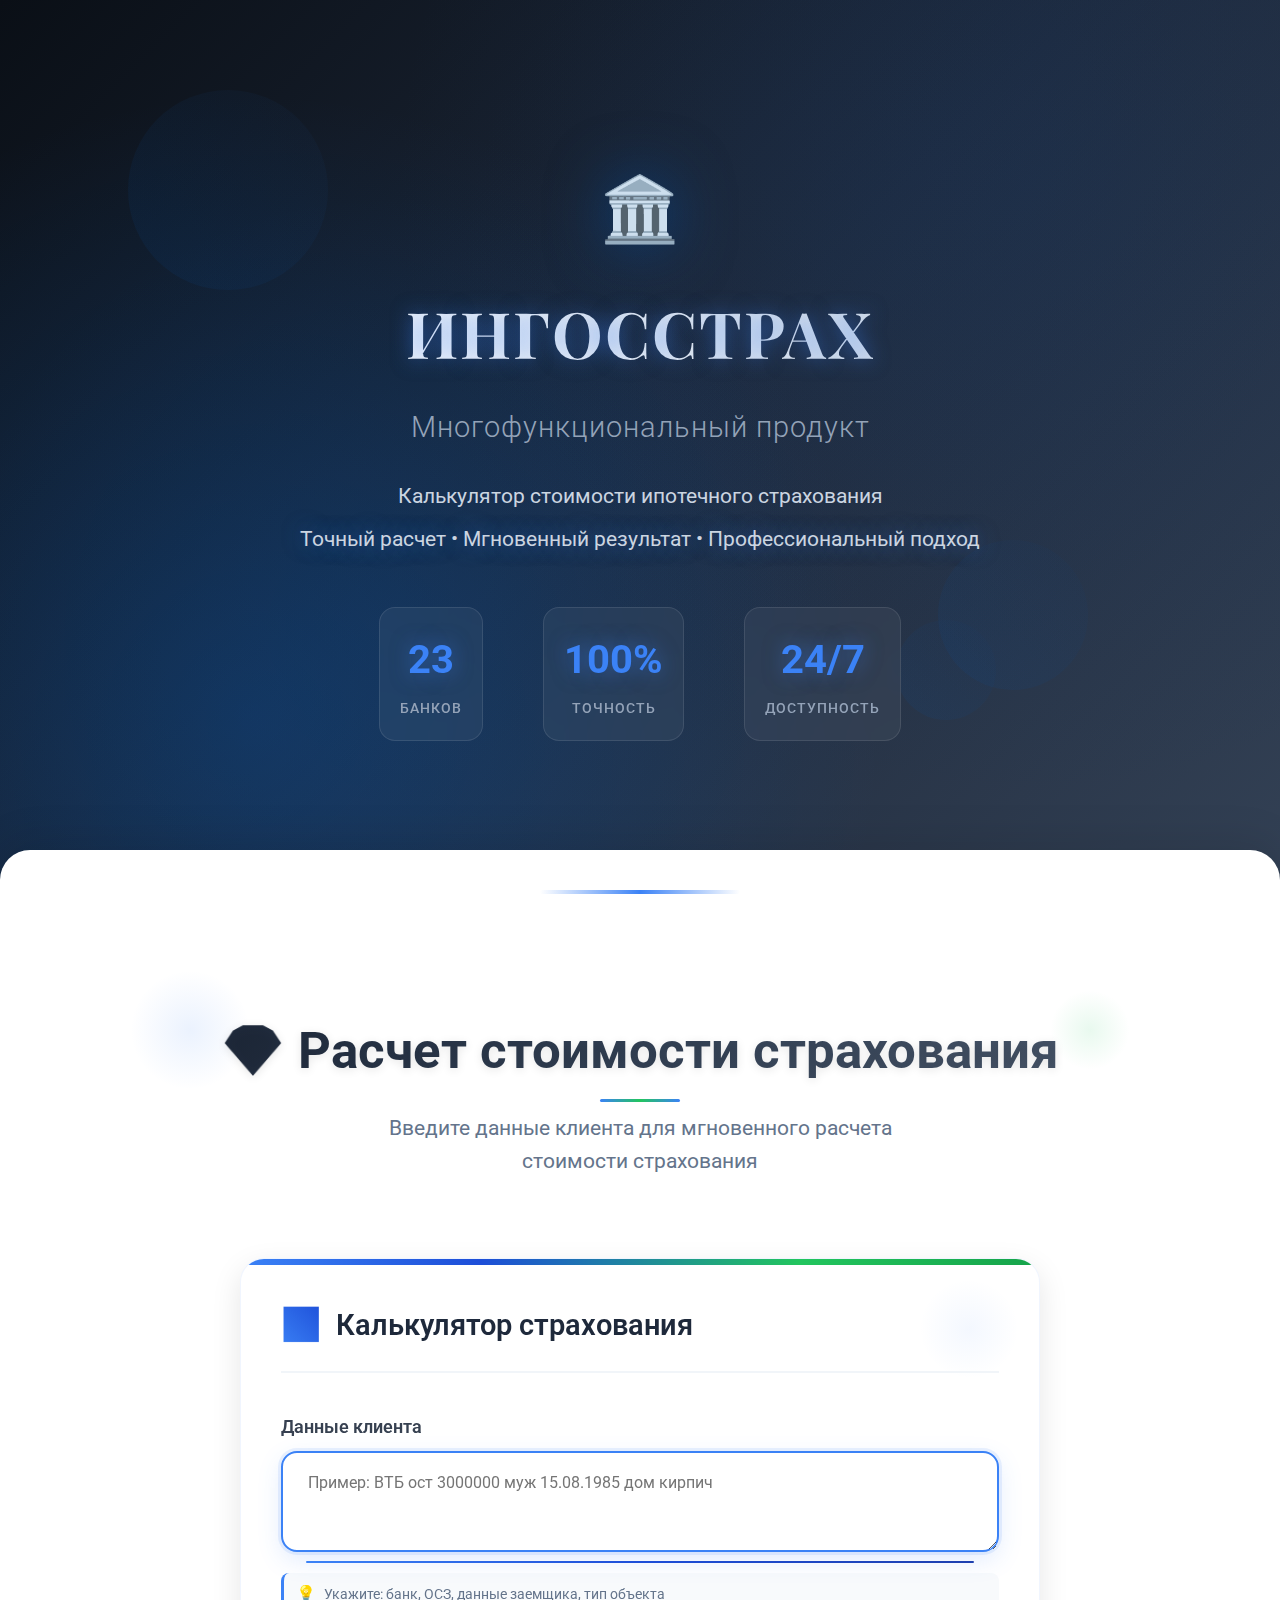
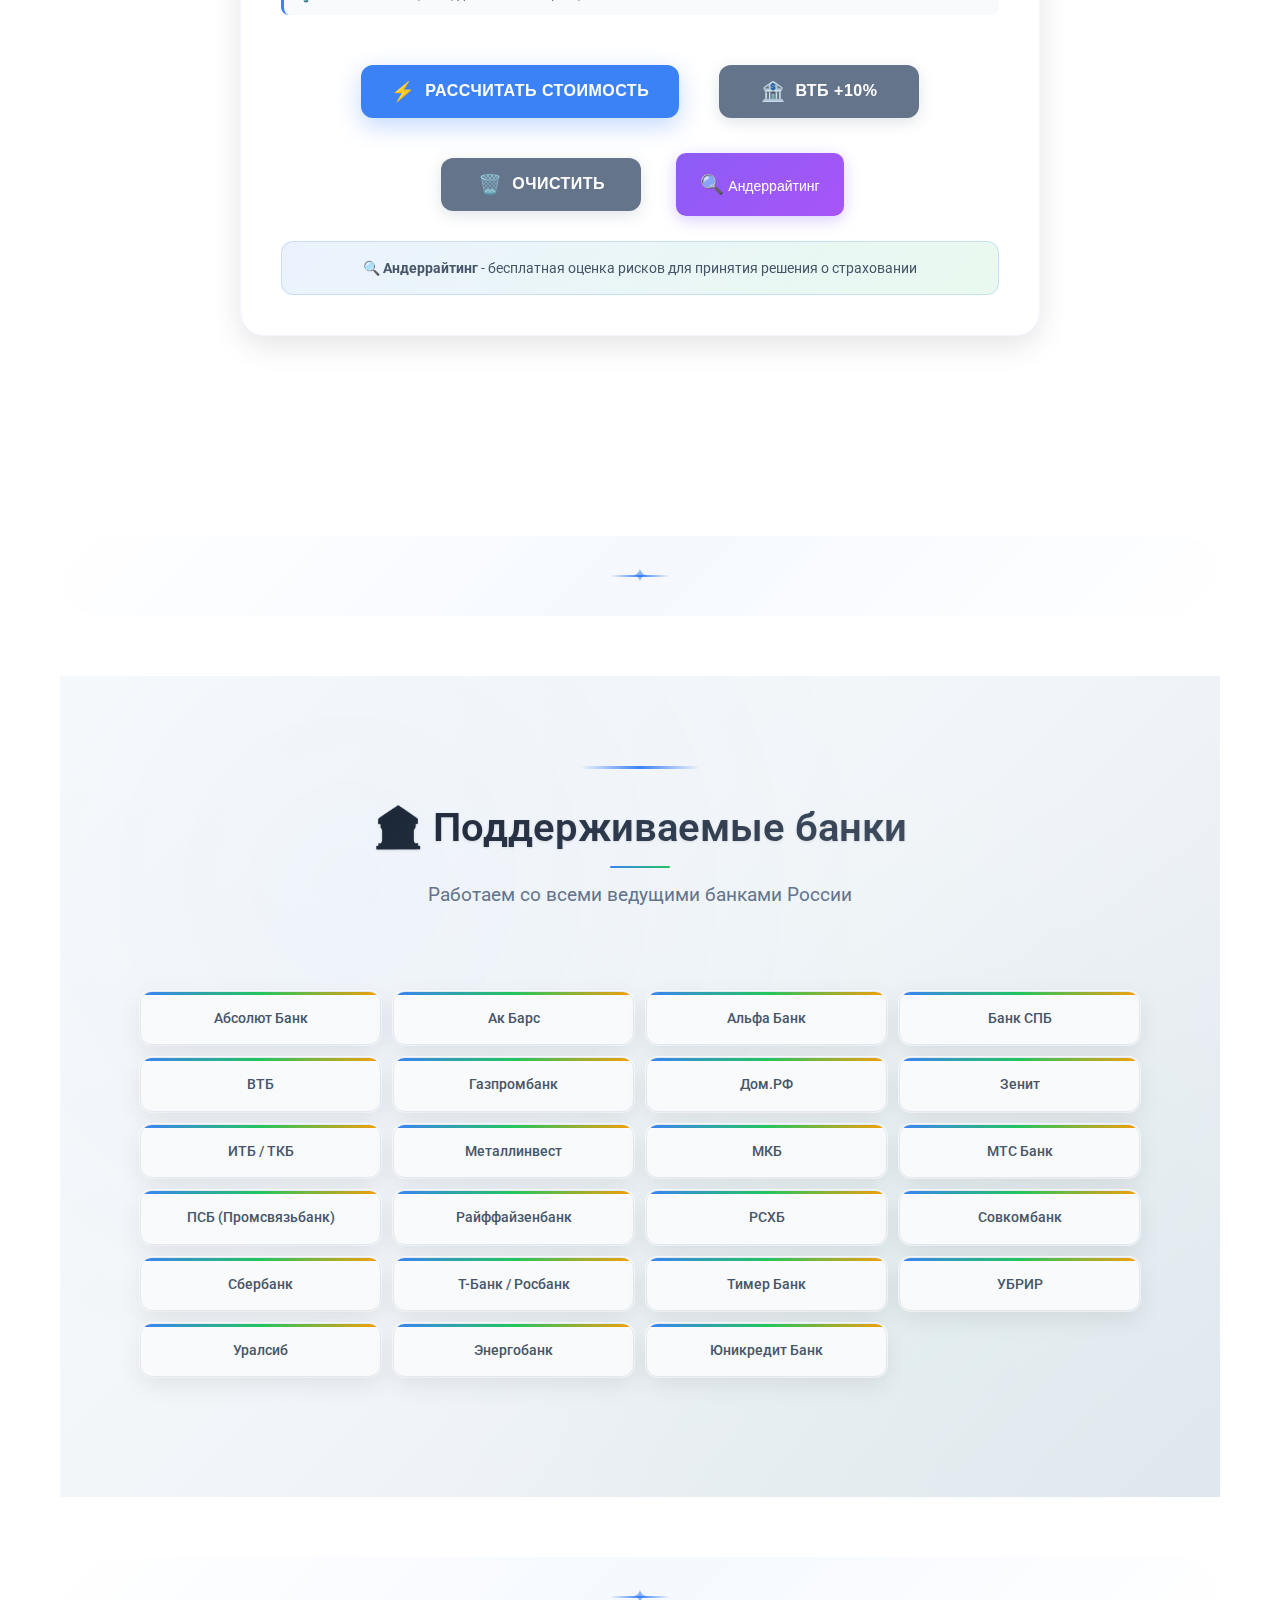
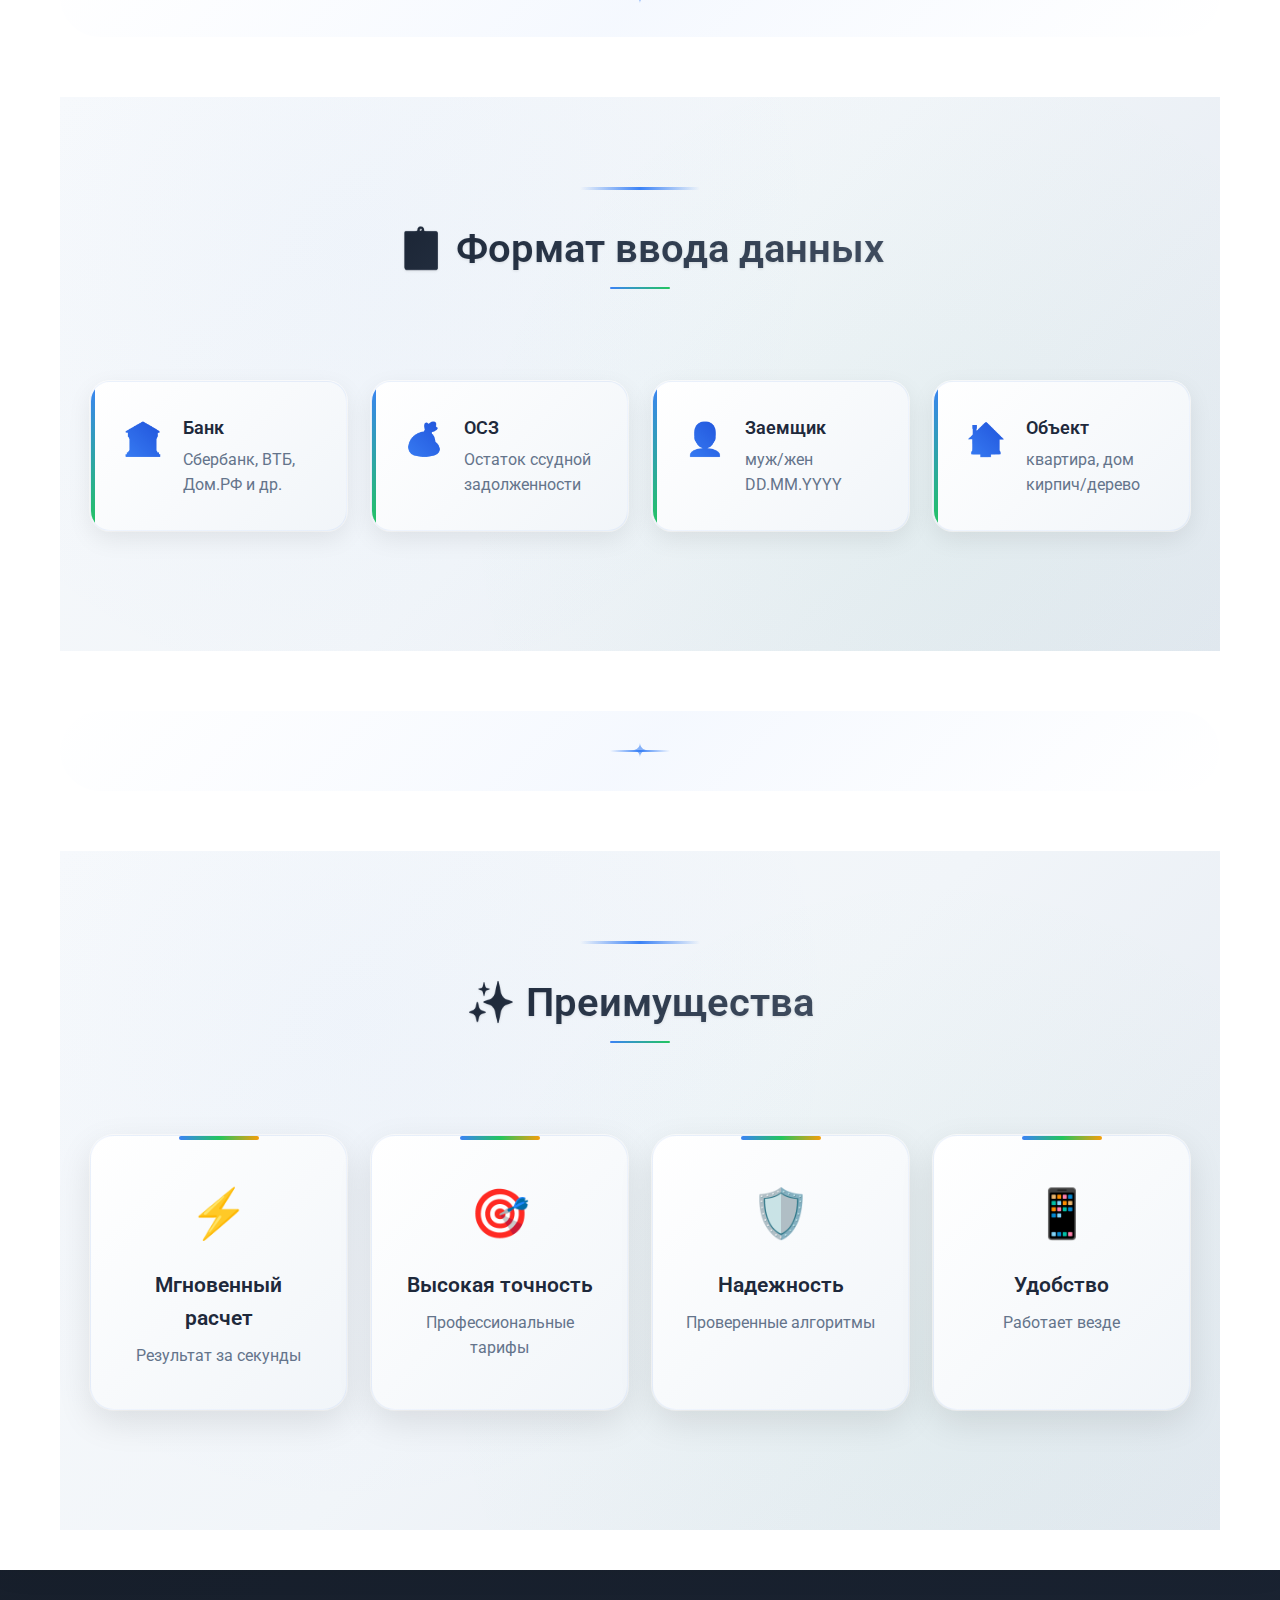
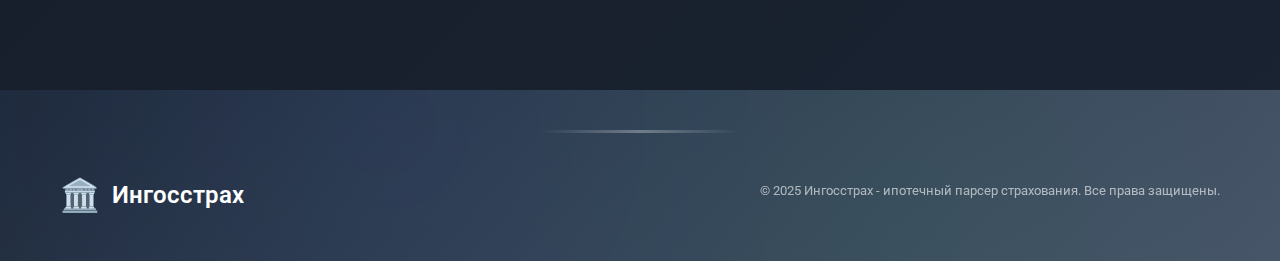
<file: index (3).html>
<!DOCTYPE html>
<html lang="ru">
<head>
  <meta charset="UTF-8">
  <meta name="viewport" content="width=device-width, initial-scale=1.0">
  <title>Ингосстрах - ипотечный парсер(калькулятор) страхования</title>
  <meta name="description" content="Ингосстрах - ипотечный парсер страхования - быстрый расчет стоимости ипотечного страхования">

  <link rel="stylesheet" href="ingosstrax_style_3d.css?v=8">
  <link href="https://fonts.googleapis.com/css2?family=Roboto:wght@300;400;500;700;900&family=Playfair+Display:wght@400;700&display=swap" rel="stylesheet">

  <!-- Автоматическое определение устройства и управление версиями -->
  <script>
    (function() {
      // Проверка на мобильное устройство
      function isMobile() {
        // Проверка по User-Agent
        const mobileRegex = /Android|webOS|iPhone|iPad|iPod|BlackBerry|IEMobile|Opera Mini/i;
        const isMobileUA = mobileRegex.test(navigator.userAgent);

        // Проверка по размеру экрана (планшеты считаем десктопом)
        const isSmallScreen = window.innerWidth <= 768 && window.innerHeight <= 1024;

        // Проверка на touch-устройства
        const hasTouch = 'ontouchstart' in window || navigator.maxTouchPoints > 0;

        return (isMobileUA && isSmallScreen) || (hasTouch && isSmallScreen);
      }

      // Проверка на планшет
      function isTablet() {
        return /iPad|Android(?=.*\bMobile\b)|Tablet/i.test(navigator.userAgent) ||
               (window.innerWidth > 768 && window.innerWidth <= 1024);
      }

      // Получение параметра версии из URL
      function getVersionParam() {
        const urlParams = new URLSearchParams(window.location.search);
        return urlParams.get('version');
      }

      // Определение нужной версии
      function getTargetVersion() {
        const versionParam = getVersionParam();

        // Принудительное указание версии через URL параметр
        if (versionParam === 'mobile') return 'mobile';
        if (versionParam === 'desktop') return 'desktop';

        // Автоматическое определение
        if (isMobile()) return 'mobile';
        if (isTablet()) return 'desktop'; // Планшеты используют десктоп версию

        return 'desktop'; // По умолчанию десктоп
      }

      const currentVersion = window.location.href.includes('mobile') ? 'mobile' : 'desktop';
      const targetVersion = getTargetVersion();

      // Перенаправление если нужно
      if (currentVersion !== targetVersion) {
        const newUrl = targetVersion === 'mobile' ? 'index_mobile.html' : 'index.html';
        window.location.href = newUrl + window.location.search;
      }

      // Добавление ссылок для переключения версий (для тестирования)
      if (window.location.hostname === 'localhost' || window.location.hostname === '127.0.0.1') {
        setTimeout(() => {
          const versionSwitcher = document.createElement('div');
          versionSwitcher.innerHTML = `
            <div style="position: fixed; top: 10px; right: 10px; z-index: 1000; background: rgba(0,0,0,0.8); color: white; padding: 8px 12px; border-radius: 6px; font-size: 12px;">
              Версия: ${currentVersion === 'mobile' ? 'Мобильная' : 'Десктоп'}
              <br>
              <a href="?version=mobile" style="color: #4ade80; text-decoration: none;">Моб.</a> |
              <a href="?version=desktop" style="color: #60a5fa; text-decoration: none;">Деск.</a> |
              <a href="version_test.html" style="color: #fbbf24; text-decoration: none;">Тест</a>
            </div>
          `;
          document.body.appendChild(versionSwitcher);
        }, 1000);
      }
    })();
  </script>

  <!-- Fallback стили на случай проблем с загрузкой CSS -->
  <style>
    /* Базовые стили для корректного отображения */
    * { margin: 0; padding: 0; box-sizing: border-box; }
    body {
      font-family: 'Roboto', Arial, sans-serif;
      background: linear-gradient(135deg, #0f1419 0%, #1a2332 100%);
      color: white;
      min-height: 100vh;
    }
    .hero-section {
      min-height: 100vh;
      display: flex;
      align-items: center;
      justify-content: center;
      text-align: center;
      padding: 20px;
    }
    .hero-title {
      font-size: 4rem;
      font-weight: 700;
      color: #ffffff;
      margin-bottom: 20px;
      text-shadow: 0 0 20px rgba(59, 130, 246, 0.5);
    }
    .main-content {
      background: white;
      color: #333;
      border-radius: 30px 30px 0 0;
      margin-top: -50px;
      padding: 40px 20px;
    }
    .calculation-card {
      background: white;
      border-radius: 24px;
      padding: 40px;
      box-shadow: 0 10px 30px rgba(0,0,0,0.1);
      margin: 40px auto;
      max-width: 800px;
    }
    .btn-primary {
      background: #3b82f6;
      color: white;
      border: none;
      padding: 15px 30px;
      border-radius: 12px;
      font-size: 16px;
      cursor: pointer;
      margin: 10px;
    }
    .btn-secondary {
      background: #64748b;
      color: white;
      border: none;
      padding: 15px 30px;
      border-radius: 12px;
      font-size: 16px;
      cursor: pointer;
      margin: 10px;
    }

    /* Стили для списка банков */
    .banks-section {
      margin: 40px 0;
      text-align: center;
    }
    .banks-title {
      font-size: 1.5rem;
      color: #1e293b;
      margin-bottom: 20px;
      font-weight: 600;
    }
    .banks-grid {
      display: grid;
      grid-template-columns: repeat(auto-fit, minmax(200px, 1fr));
      gap: 12px;
      max-width: 1000px;
      margin: 0 auto;
    }
    .bank-item {
      background: #f8fafc;
      border: 1px solid #e2e8f0;
      border-radius: 12px;
      padding: 15px;
      text-align: center;
      font-weight: 500;
      color: #475569;
      transition: all 0.3s ease;
      font-size: 14px;
    }
    .bank-item:hover {
      background: #3b82f6;
      color: white;
      transform: translateY(-2px);
      box-shadow: 0 8px 20px rgba(59, 130, 246, 0.3);
    }

    /* Стили для андеррайтинга */
    .underwriting-info {
      margin-top: 20px;
      padding: 15px;
      background: linear-gradient(135deg, rgba(59, 130, 246, 0.1), rgba(34, 197, 94, 0.1));
      border-radius: 12px;
      border: 1px solid rgba(59, 130, 246, 0.2);
      text-align: center;
    }

    .underwriting-info p {
      margin: 0;
      color: #475569;
      font-size: 14px;
    }

    .btn-underwriting {
      background: linear-gradient(135deg, #8b5cf6, #a855f7);
      color: white;
      border: none;
      padding: 12px 24px;
      border-radius: 10px;
      font-size: 14px;
      cursor: pointer;
      transition: all 0.3s ease;
      margin: 5px;
      box-shadow: 0 4px 15px rgba(139, 92, 246, 0.3);
    }

    .btn-underwriting:hover {
      transform: translateY(-2px);
      box-shadow: 0 8px 25px rgba(139, 92, 246, 0.4);
    }

    /* Модальное окно */
    .modal-overlay {
      position: fixed;
      top: 0;
      left: 0;
      right: 0;
      bottom: 0;
      background: rgba(0, 0, 0, 0.7);
      display: flex;
      align-items: center;
      justify-content: center;
      z-index: 10000;
      backdrop-filter: blur(5px);
    }

    .modal-content {
      background: white;
      border-radius: 20px;
      box-shadow: 0 25px 50px rgba(0, 0, 0, 0.3);
      max-width: 600px;
      width: 90%;
      max-height: 90vh;
      overflow-y: auto;
      animation: modalFadeIn 0.3s ease-out;
    }

    @keyframes modalFadeIn {
      from { opacity: 0; transform: scale(0.9); }
      to { opacity: 1; transform: scale(1); }
    }

    .modal-header {
      display: flex;
      justify-content: space-between;
      align-items: center;
      padding: 25px 30px;
      border-bottom: 1px solid #e2e8f0;
      background: linear-gradient(135deg, #f8fafc, #ffffff);
      border-radius: 20px 20px 0 0;
    }

    .modal-header h3 {
      margin: 0;
      color: #1e293b;
      font-size: 1.5rem;
    }

    .modal-close {
      background: none;
      border: none;
      font-size: 28px;
      cursor: pointer;
      color: #64748b;
      padding: 0;
      width: 30px;
      height: 30px;
      display: flex;
      align-items: center;
      justify-content: center;
      border-radius: 50%;
      transition: all 0.2s ease;
    }

    .modal-close:hover {
      background: #f1f5f9;
      color: #334155;
    }

    .modal-body {
      padding: 30px;
    }

    .underwriting-notice {
      display: flex;
      align-items: flex-start;
      gap: 15px;
      padding: 20px;
      background: linear-gradient(135deg, #e0f2fe, #f0f9ff);
      border: 1px solid #0ea5e9;
      border-radius: 12px;
      margin-bottom: 25px;
    }

    .notice-icon {
      font-size: 24px;
      flex-shrink: 0;
    }

    .notice-text {
      color: #0c4a6e;
      line-height: 1.5;
    }

    .underwriting-form {
      display: flex;
      flex-direction: column;
      gap: 25px;
    }

    .form-section {
      border: 1px solid #e2e8f0;
      border-radius: 12px;
      padding: 20px;
      background: #fafbfc;
    }

    .form-section h4 {
      margin: 0 0 15px 0;
      color: #1e293b;
      font-size: 1.1rem;
      font-weight: 600;
    }

    .form-row {
      display: grid;
      grid-template-columns: 1fr 1fr;
      gap: 15px;
    }

    .form-group {
      display: flex;
      flex-direction: column;
      gap: 5px;
    }

    .form-group label {
      font-weight: 500;
      color: #475569;
      font-size: 14px;
    }

    .form-group input {
      padding: 12px 15px;
      border: 2px solid #e2e8f0;
      border-radius: 8px;
      font-size: 16px;
      transition: all 0.3s ease;
      background: white;
    }

    .form-group input:focus {
      outline: none;
      border-color: #3b82f6;
      box-shadow: 0 0 0 3px rgba(59, 130, 246, 0.1);
    }

    .form-group input[type="date"] {
      cursor: pointer;
    }

    .checks-grid {
      display: grid;
      gap: 12px;
    }

    .check-item {
      display: flex;
      align-items: center;
      gap: 12px;
      cursor: pointer;
      padding: 12px;
      border-radius: 8px;
      transition: all 0.2s ease;
      background: white;
      border: 1px solid #e2e8f0;
    }

    .check-item:hover {
      background: #f8fafc;
      border-color: #cbd5e1;
    }

    .check-item input[type="checkbox"] {
      display: none;
    }

    .checkmark {
      width: 20px;
      height: 20px;
      border: 2px solid #cbd5e1;
      border-radius: 4px;
      display: flex;
      align-items: center;
      justify-content: center;
      transition: all 0.2s ease;
      background: white;
    }

    .check-item input:checked + .checkmark {
      background: #10b981;
      border-color: #10b981;
    }

    .check-item input:checked + .checkmark::after {
      content: '✓';
      color: white;
      font-weight: bold;
      font-size: 12px;
    }

    .check-label {
      color: #475569;
      font-size: 14px;
      line-height: 1.4;
    }

    .modal-footer {
      display: flex;
      gap: 15px;
      justify-content: flex-end;
      padding: 25px 30px;
      border-top: 1px solid #e2e8f0;
      background: #fafbfc;
      border-radius: 0 0 20px 20px;
    }

    /* Стили для вкладок */
    .tabs-container {
      margin-top: 20px;
    }

    .tab-buttons {
      display: flex;
      border-bottom: 2px solid #e2e8f0;
      margin-bottom: 20px;
      overflow-x: auto;
      scrollbar-width: none;
      -ms-overflow-style: none;
    }

    .tab-buttons::-webkit-scrollbar {
      display: none;
    }

    .tab-btn {
      background: none;
      border: none;
      padding: 12px 16px;
      cursor: pointer;
      border-bottom: 3px solid transparent;
      transition: all 0.3s ease;
      font-weight: 500;
      color: #64748b;
      white-space: nowrap;
      flex-shrink: 0;
    }

    .tab-btn:hover {
      color: #3b82f6;
      background: #f0f9ff;
    }

    .tab-btn.active {
      color: #3b82f6;
      border-bottom-color: #3b82f6;
      background: #eff6ff;
    }

    .tab-content {
      display: none;
      padding: 20px 0;
    }

    .tab-content.active {
      display: block;
    }

    .tab-description {
      margin-bottom: 20px;
    }

    .tab-description h4 {
      margin: 0 0 8px 0;
      color: #1e293b;
      font-size: 1.2rem;
    }

    .tab-description p {
      margin: 0;
      color: #64748b;
      font-size: 14px;
      line-height: 1.5;
    }

    .tab-actions {
      margin: 20px 0;
      text-align: center;
    }

    .btn-check {
      background: linear-gradient(135deg, #10b981, #059669);
      color: white;
      border: none;
      padding: 12px 24px;
      border-radius: 8px;
      font-size: 14px;
      cursor: pointer;
      transition: all 0.3s ease;
      box-shadow: 0 4px 12px rgba(16, 185, 129, 0.3);
    }

    .btn-check:hover:not(:disabled) {
      transform: translateY(-2px);
      box-shadow: 0 6px 16px rgba(16, 185, 129, 0.4);
    }

    .btn-check:disabled {
      opacity: 0.6;
      cursor: not-allowed;
      transform: none;
    }

    .file-hint {
      margin-top: 8px;
    }

    .file-hint small {
      color: #64748b;
      font-size: 12px;
    }

    .check-results {
      margin-top: 20px;
      min-height: 50px;
    }

    .result-item {
      display: flex;
      align-items: flex-start;
      gap: 15px;
      padding: 16px;
      margin-bottom: 12px;
      border-radius: 12px;
      border: 1px solid #e2e8f0;
      background: white;
      transition: all 0.3s ease;
    }

    .result-item:hover {
      box-shadow: 0 4px 12px rgba(0, 0, 0, 0.1);
    }

    .result-item.success {
      background: linear-gradient(135deg, #f0fdf4, #ffffff);
      border-color: #22c55e;
    }

    .result-item.warning {
      background: linear-gradient(135deg, #fffbeb, #ffffff);
      border-color: #f59e0b;
    }

    .result-item.error {
      background: linear-gradient(135deg, #fef2f2, #ffffff);
      border-color: #ef4444;
    }

    .result-item.loading {
      background: linear-gradient(135deg, #f0f9ff, #ffffff);
      border-color: #3b82f6;
    }

    .result-icon {
      font-size: 20px;
      flex-shrink: 0;
      margin-top: 2px;
    }

    .result-content {
      flex: 1;
    }

    .result-content strong {
      display: block;
      font-size: 1rem;
      margin-bottom: 6px;
    }

    .result-content p {
      margin: 4px 0;
      font-size: 14px;
      line-height: 1.4;
    }

    .result-content .risk-level {
      display: inline-block;
      padding: 4px 8px;
      border-radius: 6px;
      font-size: 12px;
      font-weight: 600;
      margin-top: 8px;
    }

    .result-content .risk-low {
      background: #dcfce7;
      color: #166534;
    }

    .result-content .risk-medium {
      background: #fef3c7;
      color: #92400e;
    }

    .result-content .risk-high {
      background: #fee2e2;
      color: #991b1b;
    }

    /* Мобильная адаптация */
    @media (max-width: 768px) {
      .modal-content {
        width: 95%;
        margin: 20px;
      }

      .tab-buttons {
        gap: 0;
      }

      .tab-btn {
        padding: 10px 12px;
        font-size: 14px;
      }

      .form-row {
        grid-template-columns: 1fr;
      }

      .modal-footer {
        flex-direction: column;
      }

      .modal-footer button {
        width: 100%;
      }

      .result-item {
        padding: 12px;
      }
    }

    /* Стили для результатов андеррайтинга */
    .underwriting-results {
      margin-top: 20px;
    }

    .underwriting-results h3 {
      color: #1e293b;
      margin-bottom: 20px;
      font-size: 1.5rem;
    }

    .result-item {
      display: flex;
      align-items: flex-start;
      gap: 15px;
      padding: 20px;
      margin-bottom: 15px;
      border-radius: 12px;
      border: 1px solid #e2e8f0;
      background: white;
    }

    .result-item.success {
      background: linear-gradient(135deg, #f0fdf4, #ffffff);
      border-color: #22c55e;
    }

    .result-item.warning {
      background: linear-gradient(135deg, #fffbeb, #ffffff);
      border-color: #f59e0b;
    }

    .result-item.error {
      background: linear-gradient(135deg, #fef2f2, #ffffff);
      border-color: #ef4444;
    }

    .result-icon {
      font-size: 24px;
      flex-shrink: 0;
    }

    .result-content strong {
      display: block;
      color: #1e293b;
      margin-bottom: 8px;
      font-size: 1.1rem;
    }

    .result-content p {
      margin: 5px 0;
      color: #475569;
      line-height: 1.5;
    }

    .result-content em {
      color: #64748b;
      font-style: italic;
    }

    .underwriting-disclaimer {
      margin-top: 30px;
      padding: 20px;
      background: linear-gradient(135deg, #fef3c7, #ffffff);
      border: 1px solid #f59e0b;
      border-radius: 12px;
      text-align: center;
    }

    .underwriting-disclaimer p {
      margin: 0;
      color: #92400e;
      font-size: 14px;
      line-height: 1.5;
    }
  </style>

  <!-- Подключаем данные -->
  <script defer src="config_banks.js?v=13"></script>
  <script defer src="tariffs_life.js?v=12"></script>
  <script defer src="tariffs_property.js?v=12"></script>
  <script defer src="tariffs_ifl.js?v=12"></script>

  <!-- Логика - НОВЫЕ МОДУЛИ -->
  <script defer src="parser.js?v=18"></script>
  <script defer src="installment_calculator.js?v=4"></script>
  
  <!-- Модульный калькулятор (замена calculator_v2.js) -->
  <script defer src="calculator-utils.js?v=1"></script>
  <script defer src="calculator-medical.js?v=1"></script>
  <script defer src="calculator-validation.js?v=1"></script>
  <script defer src="calculator-insurance-life.js?v=1"></script>
  <script defer src="calculator-insurance-property.js?v=1"></script>
  <script defer src="calculator-insurance-title.js?v=1"></script>
  <script defer src="calculator-installment.js?v=1"></script>
  <script defer src="calculator-main.js?v=1"></script>
  
  <!-- Модули для вариантов 2 и 3 -->
  <script defer src="calculator-variant2-helpers.js?v=1"></script>
  <script defer src="calculator-variant2-constructor.js?v=1"></script>
  <script defer src="calculator-variant2.js?v=1"></script>
  <script defer src="calculator-variant3.js?v=1"></script>
  <script defer src="calculator-variant2-ui.js?v=1"></script>
  
  <!-- API обработчик -->
  <script defer src="openai.js?v=17"></script>

</head>

<body>
  <!-- Шапка -->
  <header class="hero-section">
    <div class="hero-overlay"></div>
    <div class="hero-content">
      <div class="hero-logo">
        <div class="logo-icon">🏛️</div>
        <h1 class="hero-title">ИНГОССТРАХ</h1>
        <div class="hero-subtitle">Многофункциональный продукт</div>
      </div>
      <div class="hero-description">
        <p>Калькулятор стоимости ипотечного страхования</p>
        <p class="hero-accent">Точный расчет • Мгновенный результат • Профессиональный подход</p>
      </div>
      <div class="hero-stats">
        <div class="stat-item">
          <div class="stat-number">23</div>
          <div class="stat-label">Банков</div>
        </div>
        <div class="stat-item">
          <div class="stat-number">100%</div>
          <div class="stat-label">Точность</div>
        </div>
        <div class="stat-item">
          <div class="stat-number">24/7</div>
          <div class="stat-label">Доступность</div>
        </div>
      </div>
    </div>
    <div class="hero-decoration">
      <div class="decoration-element"></div>
      <div class="decoration-element"></div>
      <div class="decoration-element"></div>
    </div>
  </header>

  <!-- Основной контент -->
  <main class="main-content">
    <div class="container">

      <!-- Раздел расчета -->
      <section class="calculation-section">
        <div class="calculation-wrapper">
          <div class="calculation-header">
            <h2 class="section-title">💎 Расчет стоимости страхования</h2>
            <p class="section-subtitle">Введите данные клиента для мгновенного расчета стоимости страхования</p>
          </div>


          <div class="calculation-card">
            <div class="card-header">
              <div class="card-icon">📊</div>
              <h3>Калькулятор страхования</h3>
            </div>

            <!-- Поле ввода -->
            <div class="input-group">
              <label for="client-input" class="input-label">Данные клиента</label>
              <div class="input-wrapper">
                <textarea
                  id="client-input"
                  placeholder="Пример: ВТБ ост 3000000 муж 15.08.1985 дом кирпич"
                  rows="3"
                  maxlength="1000"
                ></textarea>
                <div class="input-decoration"></div>
              </div>
              <div class="input-help">
                <span class="help-icon">💡</span>
                Укажите: банк, ОСЗ, данные заемщика, тип объекта
              </div>
            </div>

            <!-- Кнопки -->
            <div class="button-group">
              <button id="calculate-btn" class="btn-primary">
                <span class="btn-icon">⚡</span>
                <span>Рассчитать стоимость</span>
              </button>
              <button id="vtb-btn" class="btn-secondary">
                <span class="btn-icon">🏦</span>
                <span>ВТБ +10%</span>
              </button>
              <button id="clear-btn" class="btn-secondary">
                <span class="btn-icon">🗑️</span>
                <span>Очистить</span>
              </button>
              <button id="underwriting-btn" class="btn-underwriting" onclick="openUnderwritingModal()">
                <span class="btn-icon">🔍</span>
                <span>Андеррайтинг</span>
              </button>
            </div>

            <!-- Описание андеррайтинга -->
            <div class="underwriting-info">
              <p>🔍 <strong>Андеррайтинг</strong> - бесплатная оценка рисков для принятия решения о страховании</p>
            </div>
          </div>

          <!-- Результаты расчета -->
          <div id="results-section" class="results-section" style="display: none;">
            <div class="results-card">
              <div class="results-header">
                <div class="results-icon">💰</div>
                <h3>Результаты расчета</h3>
              </div>
              <div id="results-content" class="results-content">
                <!-- Здесь будут отображаться результаты -->
              </div>

              <!-- === НАЧАЛО: КОНСТРУКТОР ВАРИАНТА 2 === -->
              <div id="variant-2-constructor-section" class="constructor-section" style="display: none; margin-top: 20px; padding: 20px; background: #f0f9ff; border: 1px solid #3b82f6; border-radius: 12px;">
                <h4 style="color: #1e293b; margin-bottom: 15px; display: flex; justify-content: space-between; align-items: center;">
                  <span>⚙️ Конструктор Варианта 2</span>
                  <button id="constructor-close-btn" style="background: none; border: none; font-size: 20px; cursor: pointer;">×</button>
                </h4>
                <div id="constructor-risks-container">
                  <!-- Сюда будут динамически добавляться риски -->
                </div>
                <div style="text-align: right; margin-top: 15px; font-size: 1.2em; font-weight: bold; color: #1e293b;">
                  <span >Итого в конструкторе:</span>
                  <span id="constructor-total-premium">0</span> ₽
                </div>
              </div>
              <!-- === КОНЕЦ: КОНСТРУКТОР ВАРИАНТА 2 === -->
              <div class="results-decoration">
                <div class="decoration-line"></div>
                <div class="decoration-dots"></div>
              </div>
            </div>
          </div>
        </div>
      </section>

      <!-- Разделитель -->
      <div class="section-divider"></div>

      <!-- Информация о банках -->
      <section class="banks-section">
        <div class="banks-wrapper">
          <div class="banks-header">
            <h3 class="section-title-mini">🏦 Поддерживаемые банки</h3>
            <p class="section-description">Работаем со всеми ведущими банками России</p>
          </div>
          <div class="banks-grid">
            <div class="bank-item">Абсолют Банк</div>
            <div class="bank-item">Ак Барс</div>
            <div class="bank-item">Альфа Банк</div>
            <div class="bank-item">Банк СПБ</div>
            <div class="bank-item">ВТБ</div>
            <div class="bank-item">Газпромбанк</div>
            <div class="bank-item">Дом.РФ</div>
            <div class="bank-item">Зенит</div>
            <div class="bank-item">ИТБ / ТКБ</div>
            <div class="bank-item">Металлинвест</div>
            <div class="bank-item">МКБ</div>
            <div class="bank-item">МТС Банк</div>
            <div class="bank-item">ПСБ (Промсвязьбанк)</div>
            <div class="bank-item">Райффайзенбанк</div>
            <div class="bank-item">РСХБ</div>
            <div class="bank-item">Совкомбанк</div>
            <div class="bank-item">Сбербанк</div>
            <div class="bank-item">Т-Банк / Росбанк</div>
            <div class="bank-item">Тимер Банк</div>
            <div class="bank-item">УБРИР</div>
            <div class="bank-item">Уралсиб</div>
            <div class="bank-item">Энергобанк</div>
            <div class="bank-item">Юникредит Банк</div>
          </div>
        </div>
      </section>

      <!-- Разделитель -->
      <div class="section-divider"></div>

      <!-- Формат ввода -->
      <section class="format-section">
        <div class="format-wrapper">
          <div class="format-header">
            <h3 class="section-title-mini">📋 Формат ввода данных</h3>
          </div>
          <div class="format-grid">
            <div class="format-item">
              <div class="format-icon">🏛️</div>
              <div class="format-content">
                <strong>Банк</strong>
                <p>Сбербанк, ВТБ, Дом.РФ и др.</p>
              </div>
            </div>
            <div class="format-item">
              <div class="format-icon">💰</div>
              <div class="format-content">
                <strong>ОСЗ</strong>
                <p>Остаток ссудной задолженности</p>
              </div>
            </div>
            <div class="format-item">
              <div class="format-icon">👤</div>
              <div class="format-content">
                <strong>Заемщик</strong>
                <p>муж/жен DD.MM.YYYY</p>
              </div>
            </div>
            <div class="format-item">
              <div class="format-icon">🏠</div>
              <div class="format-content">
                <strong>Объект</strong>
                <p>квартира, дом кирпич/дерево</p>
              </div>
            </div>
          </div>
        </div>
      </section>

      <!-- Разделитель -->
      <div class="section-divider"></div>

      <!-- Преимущества -->
      <section class="advantages-section">
        <div class="advantages-wrapper">
          <div class="advantages-header">
            <h3 class="section-title-mini">✨ Преимущества</h3>
          </div>
          <div class="advantages-grid">
            <div class="advantage-item">
              <div class="advantage-icon">⚡</div>
              <h4>Мгновенный расчет</h4>
              <p>Результат за секунды</p>
            </div>
            <div class="advantage-item">
              <div class="advantage-icon">🎯</div>
              <h4>Высокая точность</h4>
              <p>Профессиональные тарифы</p>
            </div>
            <div class="advantage-item">
              <div class="advantage-icon">🛡️</div>
              <h4>Надежность</h4>
              <p>Проверенные алгоритмы</p>
            </div>
            <div class="advantage-item">
              <div class="advantage-icon">📱</div>
              <h4>Удобство</h4>
              <p>Работает везде</p>
            </div>
          </div>
        </div>
      </section>
    </div>
  </main>

  <!-- Модальное окно Андеррайтинга -->
  <div id="underwriting-modal" class="modal-overlay" style="display: none;">
    <div class="modal-content">
      <div class="modal-header">
        <h3>🔍 Андеррайтинг - Оценка рисков</h3>
        <button class="modal-close" onclick="closeUnderwritingModal()">×</button>
      </div>

      <div class="modal-body">
        <div class="underwriting-notice">
          <div class="notice-icon">ℹ️</div>
          <div class="notice-text">
            <strong>Бесплатная проверка рисков</strong><br>
            Помогает оценить вероятность одобрения страхования жизни и имущества
          </div>
        </div>

        <!-- Вкладки -->
        <div class="tabs-container">
          <div class="tab-buttons">
            <button class="tab-btn active" data-tab="health">🏥 Мед. андеррайтинг</button>
            <button class="tab-btn" data-tab="wear">🏢 Износ здания</button>
            <button class="tab-btn" data-tab="egrn">🏠 ЕГРН</button>
            <button class="tab-btn" data-tab="bankruptcy">⚖️ Банкротство</button>
            <button class="tab-btn" data-tab="fssp">🚔 ФССП</button>
          </div>

          <!-- Содержимое вкладок -->
          <div class="tab-content active" id="health-content">
            <div class="tab-description">
              <h4>🏥 Медицинский андеррайтинг</h4>
              <p>Оценка рисков по индексу массы тела (ИМТ) и возрасту заемщика</p>
            </div>

            <div class="form-section">
              <div class="form-row">
                <div class="form-group">
                  <label for="health-birth">Дата рождения:</label>
                  <input type="date" id="health-birth" required>
                </div>
                <div class="form-group">
                  <label for="health-height">Рост (см):</label>
                  <input type="number" id="health-height" placeholder="175" min="120" max="220" required>
                </div>
                <div class="form-group">
                  <label for="health-weight">Вес (кг):</label>
                  <input type="number" id="health-weight" placeholder="70" min="30" max="200" required>
                </div>
              </div>
            </div>
            <div class="tab-actions">
              <button class="btn-check" id="health-calculate-btn">
                <span class="btn-icon">📊</span>
                <span>Рассчитать андеррайтинг</span>
              </button>
            </div>
            <div id="health-results" class="check-results"></div>
          </div>

          <div class="tab-content" id="wear-content">
            <div class="tab-description">
              <h4>🏢 Проверка износа здания</h4>
              <p>Определение процента износа конструкций здания и даты последней оценки</p>
            </div>

            <div class="form-section">
              <div class="form-group">
                <label for="wear-city">Город:</label>
                <input type="text" id="wear-city" placeholder="Москва" required>
              </div>
              <div class="form-group">
                <label for="wear-street">Улица:</label>
                <input type="text" id="wear-street" placeholder="Ленина" required>
              </div>
              <div class="form-group">
                <label for="wear-house">Дом:</label>
                <input type="text" id="wear-house" placeholder="15" required>
              </div>
              <div class="form-group">
                <label for="wear-percent">Износ здания (%):</label>
                <input type="number" id="wear-percent" placeholder="25" min="0" max="100" step="0.1" required>
                <div class="field-hint">
                  <small style="color: #666;">Введите процент износа здания (0-100). Данные можно получить на сайте dom.mingkh.ru</small>
                </div>
              </div>
            </div>
            <div class="tab-actions">
              <button class="btn-check" id="wear-calculate-btn">
                <span class="btn-icon">📊</span>
                <span>Рассчитать риск</span>
              </button>
            </div>
            <div id="wear-results" class="check-results"></div>
          </div>

          <div class="tab-content" id="egrn-content">
            <div class="tab-description">
              <h4>🏠 Проверка по ЕГРН</h4>
              <p>Анализ выписки ЕГРН на наличие ограничений прав, обременений и решений об изъятии</p>
            </div>
            <div class="form-section">
              <div class="form-group">
                <label for="egrn-file">Файл выписки ЕГРН (.xml):</label>
                <input type="file" id="egrn-file" accept=".xml" required>
                <div class="file-hint">
                  <small>Загрузите XML файл выписки из Росреестра</small>
                </div>
              </div>
            </div>
            <div class="tab-actions">
              <button class="btn-check" onclick="checkEGRN()">
                <span class="btn-icon">📋</span>
                <span>Анализировать ЕГРН</span>
              </button>
            </div>
            <div id="egrn-results" class="check-results"></div>
          </div>

          <div class="tab-content" id="bankruptcy-content">
            <div class="tab-description">
              <h4>⚖️ Проверка на банкротство</h4>
              <p>Поиск дел о банкротстве по ФИО в ЕФРСБ (Едином федеральном реестре сведений о банкротстве)</p>
            </div>
            <div class="form-section">
              <div class="form-group">
                <label for="bankruptcy-fio">ФИО полностью:</label>
                <input type="text" id="bankruptcy-fio" placeholder="Иванов Иван Иванович" required>
              </div>
            </div>
            <div class="tab-actions">
              <button class="btn-check" onclick="checkBankruptcy()">
                <span class="btn-icon">⚖️</span>
                <span>Проверить банкротство</span>
              </button>
            </div>
            <div id="bankruptcy-results" class="check-results"></div>
          </div>

          <div class="tab-content" id="fssp-content">
            <div class="tab-description">
              <h4>🚔 Проверка по ФССП</h4>
              <p>Поиск исполнительных производств и задолженностей в Федеральной службе судебных приставов</p>
            </div>
            <div class="form-section">
              <div class="form-row">
                <div class="form-group">
                  <label for="fssp-fio">ФИО полностью:</label>
                  <input type="text" id="fssp-fio" placeholder="Иванов Иван Иванович" required>
                </div>
                <div class="form-group">
                  <label for="fssp-birth">Дата рождения:</label>
                  <input type="date" id="fssp-birth" required>
                </div>
              </div>
              <div class="form-group">
                <label for="fssp-region">Субъект РФ:</label>
                <select id="fssp-region" required>
                  <option value="">Выберите регион</option>
                  <option value="77">г. Москва</option>
                  <option value="78">г. Санкт-Петербург</option>
                  <option value="50">Московская область</option>
                  <option value="16">Республика Татарстан</option>
                  <option value="01">Республика Адыгея</option>
                  <option value="04">Республика Алтай</option>
                  <option value="02">Республика Башкортостан</option>
                  <option value="03">Республика Бурятия</option>
                  <option value="05">Республика Дагестан</option>
                  <option value="06">Республика Ингушетия</option>
                  <option value="07">Кабардино-Балкарская Республика</option>
                  <option value="08">Республика Калмыкия</option>
                  <option value="09">Карачаево-Черкесская Республика</option>
                  <option value="10">Республика Карелия</option>
                  <option value="11">Республика Коми</option>
                  <option value="12">Республика Марий Эл</option>
                  <option value="13">Республика Мордовия</option>
                  <option value="14">Республика Саха (Якутия)</option>
                  <option value="15">Республика Северная Осетия - Алания</option>
                  <option value="17">Республика Тыва</option>
                  <option value="18">Удмуртская Республика</option>
                  <option value="19">Республика Хакасия</option>
                  <option value="20">Чеченская Республика</option>
                  <option value="21">Чувашская Республика</option>
                  <option value="22">Алтайский край</option>
                  <option value="23">Краснодарский край</option>
                  <option value="24">Красноярский край</option>
                  <option value="25">Приморский край</option>
                  <option value="26">Ставропольский край</option>
                  <option value="27">Хабаровский край</option>
                  <option value="28">Амурская область</option>
                  <option value="29">Архангельская область</option>
                  <option value="30">Астраханская область</option>
                  <option value="31">Белгородская область</option>
                  <option value="32">Брянская область</option>
                  <option value="33">Владимирская область</option>
                  <option value="34">Волгоградская область</option>
                  <option value="35">Вологодская область</option>
                  <option value="36">Воронежская область</option>
                  <option value="37">Ивановская область</option>
                  <option value="38">Иркутская область</option>
                  <option value="39">Калининградская область</option>
                  <option value="40">Калужская область</option>
                  <option value="41">Камчатский край</option>
                  <option value="42">Кемеровская область</option>
                  <option value="43">Кировская область</option>
                  <option value="44">Костромская область</option>
                  <option value="45">Курганская область</option>
                  <option value="46">Курская область</option>
                  <option value="47">Ленинградская область</option>
                  <option value="48">Липецкая область</option>
                  <option value="49">Магаданская область</option>
                  <option value="51">Мурманская область</option>
                  <option value="52">Нижегородская область</option>
                  <option value="53">Новгородская область</option>
                  <option value="54">Новосибирская область</option>
                  <option value="55">Омская область</option>
                  <option value="56">Оренбургская область</option>
                  <option value="57">Орловская область</option>
                  <option value="58">Пензенская область</option>
                  <option value="59">Пермский край</option>
                  <option value="60">Псковская область</option>
                  <option value="61">Ростовская область</option>
                  <option value="62">Рязанская область</option>
                  <option value="63">Самарская область</option>
                  <option value="64">Саратовская область</option>
                  <option value="65">Сахалинская область</option>
                  <option value="66">Свердловская область</option>
                  <option value="67">Смоленская область</option>
                  <option value="68">Тамбовская область</option>
                  <option value="69">Тверская область</option>
                  <option value="70">Томская область</option>
                  <option value="71">Тульская область</option>
                  <option value="72">Тюменская область</option>
                  <option value="73">Ульяновская область</option>
                  <option value="74">Челябинская область</option>
                  <option value="75">Забайкальский край</option>
                  <option value="76">Ярославская область</option>
                  <option value="79">Еврейская автономная область</option>
                  <option value="80">Забайкальский край</option>
                  <option value="81">Пермский край</option>
                  <option value="82">Республика Крым</option>
                  <option value="83">г. Севастополь</option>
                  <option value="84">Ненецкий автономный округ</option>
                  <option value="85">Ханты-Мансийский автономный округ - Югра</option>
                  <option value="86">Чукотский автономный округ</option>
                  <option value="87">Ямало-Ненецкий автономный округ</option>
                </select>
              </div>
            </div>
            <div class="tab-actions">
              <button class="btn-check" onclick="checkFSSP()">
                <span class="btn-icon">🚔</span>
                <span>Проверить ФССП</span>
              </button>
            </div>
            <div id="fssp-results" class="check-results"></div>
          </div>
        </div>
      </div>

      <div class="modal-footer">
        <button class="btn-secondary" onclick="closeUnderwritingModal()">
          <span>Закрыть</span>
        </button>
      </div>
    </div>
  </div>

  <!-- Подвал -->
  <footer class="footer">
    <div class="footer-content">
      <div class="footer-logo">
        <div class="footer-icon">🏛️</div>
        <span>Ингосстрах</span>
      </div>
      <div class="footer-text">
        <p>&copy; 2025 Ингосстрах - ипотечный парсер страхования. Все права защищены.</p>
      </div>
    </div>
  </footer>

  <script>
    // Инициализация интерфейса
    document.addEventListener('DOMContentLoaded', function() {
      const clientInput = document.getElementById('client-input');
      const calculateBtn = document.getElementById('calculate-btn');
      const vtbBtn = document.getElementById('vtb-btn');
      const clearBtn = document.getElementById('clear-btn');
      const resultsSection = document.getElementById('results-section');
      const resultsContent = document.getElementById('results-content');

      // Список банков теперь статический

      // Обработчик кнопки расчета
      calculateBtn.addEventListener('click', async function() {
        const message = clientInput.value.trim();

        if (!message) {
          showError('Введите данные для расчета');
          return;
        }

        // Показываем индикатор загрузки
        calculateBtn.disabled = true;
        calculateBtn.innerHTML = '<span class="btn-icon">⏳</span><span>Рассчитываем...</span>';

        try {
          const result = await processClientRequest(message);

          // Показываем результаты
          resultsContent.innerHTML = result;
          resultsSection.style.display = 'block';

          // Прокручиваем к результатам
          resultsSection.scrollIntoView({ behavior: 'smooth' });

        } catch (error) {
          console.error('Ошибка:', error);
          showError('Произошла ошибка при расчете. Проверьте введенные данные.');
        } finally {
          // Возвращаем кнопку в исходное состояние
          calculateBtn.disabled = false;
          calculateBtn.innerHTML = '<span class="btn-icon">⚡</span><span>Рассчитать стоимость</span>';
        }
      });

      // Обработчик кнопки ВТБ +10%
      vtbBtn.addEventListener('click', function() {
        const message = clientInput.value.trim();
        
        if (!message) {
          showError('Введите остаток задолженности для расчета ВТБ +10%');
          return;
        }
        
        // Извлекаем сумму из текста
        const sumMatch = message.match(/(\d+(?:[\s\d]*\d)?)/);
        if (!sumMatch) {
          showError('Не удалось найти сумму в тексте');
          return;
        }
        
        // Убираем пробелы из суммы и преобразуем в число
        const sumStr = sumMatch[1].replace(/\s/g, '');
        const osz = parseFloat(sumStr);
        
        if (isNaN(osz) || osz <= 0) {
          showError('Неверная сумма');
          return;
        }
        
        // Рассчитываем страховую сумму с надбавкой 10%
        const markup = osz * 0.1;
        const insuranceAmount = osz + markup;
        
        // Формируем результат
        const result = `
          <div style="background: linear-gradient(135deg, #e0f2fe, #f0f9ff); border: 1px solid #0ea5e9; border-radius: 12px; padding: 20px; margin: 20px 0;">
            <h3 style="color: #0c4a6e; margin: 0 0 15px 0;">Расчет ВТБ +10%</h3>
            <div style="display: grid; gap: 10px;">
              <div><b>Банк:</b> ВТБ</div>
              <div><b>Остаток долга:</b> ${osz.toFixed(2).replace('.', ',')} ₽</div>
              <div><b>Надбавка 10%:</b> ${markup.toFixed(2).replace('.', ',')} ₽</div>
              <div><b>Страховая сумма:</b> ${insuranceAmount.toFixed(2).replace('.', ',')} ₽</div>
            </div>
          </div>
        `;
        
        // Показываем результаты
        resultsContent.innerHTML = result;
        resultsSection.style.display = 'block';
        
        // Прокручиваем к результатам
        resultsSection.scrollIntoView({ behavior: 'smooth' });
      });

      // Обработчик кнопки очистки
      clearBtn.addEventListener('click', function() {
        clientInput.value = '';
        resultsSection.style.display = 'none';
        resultsContent.innerHTML = '';
        clientInput.focus();
      });

      // Обработчик Enter в поле ввода
      clientInput.addEventListener('keydown', function(e) {
        if (e.key === 'Enter' && !e.shiftKey) {
          e.preventDefault();
          calculateBtn.click();
        }
      });

      // Функция показа ошибок
      function showError(message) {
        resultsContent.innerHTML = `<div class="error-message">
          <div class="error-icon">❌</div>
          <div class="error-text">${message}</div>
        </div>`;
        resultsSection.style.display = 'block';
        resultsSection.scrollIntoView({ behavior: 'smooth' });
      }


      // Фокус на поле ввода при загрузке
      clientInput.focus();

      // Обработчики для вкладок андеррайтинга
      document.querySelectorAll('.tab-btn').forEach(btn => {
        btn.addEventListener('click', function() {
          const tabId = this.getAttribute('data-tab');
          switchTab(tabId);
        });
      });

      // Закрытие модального окна при клике вне его
      const modal = document.getElementById('underwriting-modal');
      if (modal) {
        modal.addEventListener('click', function(e) {
          if (e.target === this) {
            closeUnderwritingModal();
          }
        });
      }

      // Закрытие при нажатии Escape
      // Обработчик для кнопки медицинского андеррайтинга
      const healthCalculateBtn = document.getElementById('health-calculate-btn');
      if (healthCalculateBtn) {
        healthCalculateBtn.addEventListener('click', function() {
          calculateHealthUnderwriting();
        });
      }

      // Обработчик для кнопки расчета износа здания
      const wearCalculateBtn = document.getElementById('wear-calculate-btn');
      if (wearCalculateBtn) {
        wearCalculateBtn.addEventListener('click', function() {
          calculateBuildingRisk();
        });
      }

      document.addEventListener('keydown', function(e) {
        if (e.key === 'Escape' && modal && modal.style.display === 'flex') {
          closeUnderwritingModal();
        }
      });

      // Переключение вкладок
      function switchTab(tabId) {
        // Скрыть все контенты
        document.querySelectorAll('.tab-content').forEach(content => {
          content.classList.remove('active');
        });

        // Убрать активный класс со всех кнопок
        document.querySelectorAll('.tab-btn').forEach(btn => {
          btn.classList.remove('active');
        });

        // Показать выбранный контент
        document.getElementById(tabId + '-content').classList.add('active');

        // Активировать кнопку
        document.querySelector(`[data-tab="${tabId}"]`).classList.add('active');

        // Очистить результаты предыдущей проверки
        clearAllResults();
      }


      // Очистка всех результатов
      function clearAllResults() {
        document.getElementById('health-results').innerHTML = '';
        document.getElementById('wear-results').innerHTML = '';
        document.getElementById('egrn-results').innerHTML = '';
        document.getElementById('bankruptcy-results').innerHTML = '';
        document.getElementById('fssp-results').innerHTML = '';
      }

      // Показать результат проверки
      function showResult(containerId, result) {
        const container = document.getElementById(containerId);

        let riskClass = 'success';
        let riskLevel = 'risk-low';

        if (result.risk === 'medium') {
          riskClass = 'warning';
          riskLevel = 'risk-medium';
        } else if (result.risk === 'high') {
          riskClass = 'error';
          riskLevel = 'risk-high';
        }

        if (result.error) {
          riskClass = 'error';
        }

        const html = `
          <div class="result-item ${riskClass}">
            <div class="result-icon">${result.icon || '📊'}</div>
            <div class="result-content">
              <strong>${result.title}</strong>
              <p>${result.message}</p>
              ${result.details ? `<p>${result.details}</p>` : ''}
              <span class="risk-level ${riskLevel}">${result.riskLevel || 'Низкий риск'}</span>
            </div>
          </div>
        `;

        container.innerHTML = html;
      }

      // Показать состояние загрузки
      function showLoading(containerId, message) {
        const container = document.getElementById(containerId);
        const html = `
          <div class="result-item loading">
            <div class="result-icon">⏳</div>
            <div class="result-content">
              <strong>Проверка выполняется...</strong>
              <p>${message}</p>
            </div>
          </div>
        `;
        container.innerHTML = html;
      }


      // Проверка ЕГРН файла
      async function checkEGRN() {
        const fileInput = document.getElementById('egrn-file');
        const file = fileInput.files[0];

        if (!file) {
          showResult('egrn-results', {
            icon: '⚠️',
            title: 'Файл не выбран',
            message: 'Выберите XML файл выписки ЕГРН',
            risk: 'error',
            riskLevel: 'Ошибка'
          });
          return;
        }

        showLoading('egrn-results', 'Анализируем файл выписки ЕГРН...');

        try {
          const result = await analyzeEGRNFile(file);
          showResult('egrn-results', result);
        } catch (error) {
          showResult('egrn-results', {
            icon: '❌',
            title: 'Ошибка анализа файла',
            message: 'Не удалось обработать файл ЕГРН',
            details: error.message,
            risk: 'error',
            riskLevel: 'Ошибка'
          });
        }
      }

      // Анализ файла ЕГРН
      function analyzeEGRNFile(file) {
        return new Promise((resolve, reject) => {
          const reader = new FileReader();

          reader.onload = function(e) {
            try {
              const xmlText = e.target.result;

              // Парсим XML
              const parser = new DOMParser();
              const xmlDoc = parser.parseFromString(xmlText, 'text/xml');

              // Проверяем на ошибки парсинга
              const parseError = xmlDoc.querySelector('parsererror');
              if (parseError) {
                throw new Error('Некорректный формат XML файла');
              }

              // Ищем ограничения и обременения
              const restrictions = xmlDoc.querySelectorAll('Restriction, restriction');
              const encumbrances = xmlDoc.querySelectorAll('Encumbrance, encumbrance');
              const seizures = xmlDoc.querySelectorAll('*[contains(text(), "изъятие")], *[contains(text(), "seizure")]');

              let issues = [];
              let risk = 'normal';
              let riskLevel = 'Низкий риск';
              let message = 'Файл ЕГРН успешно проанализирован';

              if (restrictions.length > 0) {
                issues.push(`Найдено ограничений прав: ${restrictions.length}`);
                risk = 'high';
                riskLevel = 'Высокий риск';
              }

              if (encumbrances.length > 0) {
                issues.push(`Найдены обременения: ${encumbrances.length}`);
                risk = 'high';
                riskLevel = 'Высокий риск';
              }

              if (seizures.length > 0) {
                issues.push('Есть решения об изъятии объекта');
                risk = 'high';
                riskLevel = 'Высокий риск';
              }

              if (issues.length === 0) {
                message += '. Ограничений и обременений не найдено.';
              } else {
                message += '. Обнаружены проблемы: ' + issues.join(', ') + '.';
              }

              resolve({
                icon: '📋',
                title: 'Результат анализа ЕГРН',
                message: message,
                risk: risk,
                riskLevel: riskLevel
              });

            } catch (error) {
              reject(error);
            }
          };

          reader.onerror = () => reject(new Error('Ошибка чтения файла'));
          reader.readAsText(file);
        });
      }

      // Проверка банкротства
      async function checkBankruptcy() {
        const fio = document.getElementById('bankruptcy-fio').value.trim();

        if (!fio) {
          showResult('bankruptcy-results', {
            icon: '⚠️',
            title: 'ФИО не указано',
            message: 'Введите полное ФИО для проверки',
            risk: 'error',
            riskLevel: 'Ошибка'
          });
          return;
        }

        showLoading('bankruptcy-results', 'Проверяем данные в ЕФРСБ...');

        try {
          // Имитация проверки (в реальности - запрос к bankrot.fedresurs.ru)
          await new Promise(resolve => setTimeout(resolve, 2500));

          // Демо-результат (в продакшене - реальный парсинг)
          const hasBankruptcy = Math.random() > 0.8; // 20% шанс найти банкротство

          if (hasBankruptcy) {
            showResult('bankruptcy-results', {
              icon: '⚖️',
              title: 'Результат проверки банкротства',
              message: 'Найдено дело о банкротстве. Требуется дополнительная проверка.',
              details: 'Рекомендуется обратиться к финансовому консультанту',
              risk: 'high',
              riskLevel: 'Высокий риск'
            });
          } else {
            showResult('bankruptcy-results', {
              icon: '✅',
              title: 'Результат проверки банкротства',
              message: 'Дела о банкротстве не найдены',
              risk: 'normal',
              riskLevel: 'Низкий риск'
            });
          }

        } catch (error) {
          showResult('bankruptcy-results', {
            icon: '❌',
            title: 'Ошибка проверки',
            message: 'Не удалось выполнить проверку банкротства',
            details: error.message,
            risk: 'error',
            riskLevel: 'Ошибка'
          });
        }
      }

      // Проверка ФССП
      async function checkFSSP() {
        const fio = document.getElementById('fssp-fio').value.trim();
        const birthDate = document.getElementById('fssp-birth').value;
        const region = document.getElementById('fssp-region').value;

        if (!fio || !birthDate || !region) {
          showResult('fssp-results', {
            icon: '⚠️',
            title: 'Недостаточно данных',
            message: 'Заполните все поля: ФИО, дата рождения и регион',
            risk: 'error',
            riskLevel: 'Ошибка'
          });
          return;
        }

        showLoading('fssp-results', 'Проверяем данные в ФССП...');

        try {
          // Имитация проверки (в реальности - парсинг fssp.gov.ru)
          await new Promise(resolve => setTimeout(resolve, 3000));

          // Демо-результат (в продакшене - реальный парсинг)
          const hasDebts = Math.random() > 0.7; // 30% шанс найти долги
          const debtAmount = hasDebts ? Math.floor(Math.random() * 500000) + 10000 : 0;

          if (hasDebts) {
            showResult('fssp-results', {
              icon: '🚔',
              title: 'Результат проверки ФССП',
              message: `Найдены исполнительные производства на сумму ${debtAmount.toLocaleString('ru-RU')} ₽`,
              details: 'Требуется погашение задолженности перед страхованием',
              risk: 'high',
              riskLevel: 'Высокий риск'
            });
          } else {
            showResult('fssp-results', {
              icon: '✅',
              title: 'Результат проверки ФССП',
              message: 'Исполнительные производства не найдены',
              risk: 'normal',
              riskLevel: 'Низкий риск'
            });
          }

        } catch (error) {
          showResult('fssp-results', {
            icon: '❌',
            title: 'Ошибка проверки',
            message: 'Не удалось выполнить проверку ФССП',
            details: error.message,
            risk: 'error',
            riskLevel: 'Ошибка'
          });
        }
      }


    // Медицинский андеррайтинг (глобальная функция)
    async function calculateHealthUnderwriting() {
      const birthDate = document.getElementById('health-birth').value;
      const height = parseInt(document.getElementById('health-height').value);
      const weight = parseInt(document.getElementById('health-weight').value);

      if (!birthDate || !height || !weight) {
        showResult('health-results', {
          icon: '⚠️',
          title: 'Недостаточно данных',
          message: 'Заполните все поля: дата рождения, рост и вес',
          risk: 'error',
          riskLevel: 'Ошибка'
        });
        return;
      }

      showLoading('health-results', 'Выполняем медицинский андеррайтинг...');

      try {
        // Рассчитываем возраст
        const age = calculateAge(birthDate);

        // Рассчитываем ИМТ
        const bmi = weight / ((height / 100) ** 2);

        // Получаем коэффициент андеррайтинга из таблицы
        const underwritingFactor = getUnderwritingFactor(age, height, weight);

        // Определяем результат
        let result, risk, riskLevel, message, recommendation;

        if (underwritingFactor === 'МЕДО') {
          result = 'МЕДО';
          risk = 'high';
          riskLevel = 'Требуется медобследование';
          message = 'Необходимо пройти медицинское обследование';
          recommendation = 'Рекомендуется обратиться к врачу для дополнительного обследования перед страхованием';
        } else if (underwritingFactor === 1.25) {
          result = '+25% к тарифу';
          risk = 'medium';
          riskLevel = 'Повышенный тариф';
          message = 'Применяется надбавка 25% к базовому тарифу';
          recommendation = 'Тариф будет увеличен на 25% из-за повышенного риска';
        } else {
          result = 'Стандартный тариф';
          risk = 'normal';
          riskLevel = 'Стандартный риск';
          message = 'Применяется стандартный тариф страхования';
          recommendation = 'Риск в допустимых пределах, стандартные условия страхования';
        }

        showResult('health-results', {
          icon: result === 'МЕДО' ? '🏥' : result === '+25% к тарифу' ? '⚠️' : '✅',
          title: 'Результат медицинского андеррайтинга',
          message: `Возраст: ${age} лет\nИМТ: ${bmi.toFixed(1)}\nРезультат: ${result}\n\n${message}`,
          details: recommendation,
          risk: risk,
          riskLevel: riskLevel
        });

      } catch (error) {
        showResult('health-results', {
          icon: '❌',
          title: 'Ошибка расчета',
          message: 'Не удалось выполнить медицинский андеррайтинг',
          details: error.message,
          risk: 'error',
          riskLevel: 'Ошибка'
        });
      }
    }

    // Расчет возраста
    function calculateAge(birthDate) {
      const today = new Date();
      const birth = new Date(birthDate);
      let age = today.getFullYear() - birth.getFullYear();
      const monthDiff = today.getMonth() - birth.getMonth();

      if (monthDiff < 0 || (monthDiff === 0 && today.getDate() < birth.getDate())) {
        age--;
      }

      return age;
    }

    // ===== ПОЛНАЯ ИСПРАВЛЕННАЯ ТАБЛИЦА МЕДИКО-СОЦИАЛЬНОЙ ЭКСПЕРТИЗЫ =====
    // Весовые категории: <39, 40, 45, 50, 55, 60, 65, 70, 75, 80, 85, 90, 95, 100, 105, 110, 115, 120, 125, 130, 135, 140, >140

    // Глобальная таблица андеррайтинга (вынесена из DOMContentLoaded для доступности)
    window.UNDERWRITING_TABLE = {
      140: {
        "16-29": [1.25, 1.00, 1.00, 1.00, 1.00, 1.25, "МЕДО", "МЕДО", "МЕДО", "МЕДО", "МЕДО", "МЕДО", "МЕДО", "МЕДО", "МЕДО", "МЕДО", "МЕДО", "МЕДО", "МЕДО", "МЕДО", "МЕДО", "МЕДО", "МЕДО"],
        "30-45": [1.25, 1.00, 1.00, 1.00, 1.00, 1.25, 1.25, "МЕДО", "МЕДО", "МЕДО", "МЕДО", "МЕДО", "МЕДО", "МЕДО", "МЕДО", "МЕДО", "МЕДО", "МЕДО", "МЕДО", "МЕДО", "МЕДО", "МЕДО", "МЕДО"],
        "46-59": [1.25, 1.00, 1.00, 1.00, 1.00, 1.00, 1.25, "МЕДО", "МЕДО", "МЕДО", "МЕДО", "МЕДО", "МЕДО", "МЕДО", "МЕДО", "МЕДО", "МЕДО", "МЕДО", "МЕДО", "МЕДО", "МЕДО", "МЕДО", "МЕДО"],
        "59": [1.25, 1.00, 1.00, 1.00, 1.00, 1.00, 1.00, 1.25, 1.25, "МЕДО", "МЕДО", "МЕДО", "МЕДО", "МЕДО", "МЕДО", "МЕДО", "МЕДО", "МЕДО", "МЕДО", "МЕДО", "МЕДО", "МЕДО", "МЕДО"]
      },
      145: {
        "16-29": [1.25, 1.00, 1.00, 1.00, 1.00, 1.00, 1.25, "МЕДО", "МЕДО", "МЕДО", "МЕДО", "МЕДО", "МЕДО", "МЕДО", "МЕДО", "МЕДО", "МЕДО", "МЕДО", "МЕДО", "МЕДО", "МЕДО", "МЕДО", "МЕДО"],
        "30-45": [1.25, 1.00, 1.00, 1.00, 1.00, 1.00, 1.25, "МЕДО", "МЕДО", "МЕДО", "МЕДО", "МЕДО", "МЕДО", "МЕДО", "МЕДО", "МЕДО", "МЕДО", "МЕДО", "МЕДО", "МЕДО", "МЕДО", "МЕДО", "МЕДО"],
        "46-59": ["МЕДО", 1.00, 1.00, 1.00, 1.00, 1.00, 1.00, 1.25, "МЕДО", "МЕДО", "МЕДО", "МЕДО", "МЕДО", "МЕДО", "МЕДО", "МЕДО", "МЕДО", "МЕДО", "МЕДО", "МЕДО", "МЕДО", "МЕДО", "МЕДО"],
        "59": ["МЕДО", 1.00, 1.00, 1.00, 1.00, 1.00, 1.00, 1.25, 1.25, 1.25, "МЕДО", "МЕДО", "МЕДО", "МЕДО", "МЕДО", "МЕДО", "МЕДО", "МЕДО", "МЕДО", "МЕДО", "МЕДО", "МЕДО", "МЕДО"]
      },
      150: {
        "16-29": ["МЕДО", 1.00, 1.00, 1.00, 1.00, 1.00, 1.00, 1.25, 1.25, 1.25, "МЕДО", "МЕДО", "МЕДО", "МЕДО", "МЕДО", "МЕДО", "МЕДО", "МЕДО", "МЕДО", "МЕДО", "МЕДО", "МЕДО", "МЕДО"],
        "30-45": ["МЕДО", 1.25, 1.00, 1.00, 1.00, 1.00, 1.00, 1.25, 1.25, "МЕДО", "МЕДО", "МЕДО", "МЕДО", "МЕДО", "МЕДО", "МЕДО", "МЕДО", "МЕДО", "МЕДО", "МЕДО", "МЕДО", "МЕДО", "МЕДО"],
        "46-59": ["МЕДО", 1.25, 1.00, 1.00, 1.00, 1.00, 1.00, 1.00, 1.25, "МЕДО", "МЕДО", "МЕДО", "МЕДО", "МЕДО", "МЕДО", "МЕДО", "МЕДО", "МЕДО", "МЕДО", "МЕДО", "МЕДО", "МЕДО", "МЕДО"],
        "59": ["МЕДО", 1.25, 1.00, 1.00, 1.00, 1.00, 1.00, 1.00, 1.00, 1.25, 1.25, "МЕДО", "МЕДО", "МЕДО", "МЕДО", "МЕДО", "МЕДО", "МЕДО", "МЕДО", "МЕДО", "МЕДО", "МЕДО", "МЕДО"]
      },
      155: {
        "16-29": ["МЕДО", 1.25, 1.00, 1.00, 1.00, 1.00, 1.25, "МЕДО", "МЕДО", "МЕДО", "МЕДО", "МЕДО", "МЕДО", "МЕДО", "МЕДО", "МЕДО", "МЕДО", "МЕДО", "МЕДО", "МЕДО", "МЕДО", "МЕДО", "МЕДО"],
        "30-45": ["МЕДО", 1.25, 1.00, 1.00, 1.00, 1.00, 1.00, 1.25, 1.25, "МЕДО", "МЕДО", "МЕДО", "МЕДО", "МЕДО", "МЕДО", "МЕДО", "МЕДО", "МЕДО", "МЕДО", "МЕДО", "МЕДО", "МЕДО", "МЕДО"],
        "46-59": ["МЕДО", "МЕДО", 1.00, 1.00, 1.00, 1.00, 1.00, 1.00, 1.00, 1.25, 1.25, "МЕДО", "МЕДО", "МЕДО", "МЕДО", "МЕДО", "МЕДО", "МЕДО", "МЕДО", "МЕДО", "МЕДО", "МЕДО", "МЕДО"],
        "59": ["МЕДО", "МЕДО", 1.00, 1.00, 1.00, 1.00, 1.00, 1.00, 1.00, 1.25, 1.25, "МЕДО", "МЕДО", "МЕДО", "МЕДО", "МЕДО", "МЕДО", "МЕДО", "МЕДО", "МЕДО", "МЕДО", "МЕДО", "МЕДО"]
      },
      160: {
        "16-29": ["МЕДО", "МЕДО", 1.25, 1.00, 1.00, 1.00, 1.00, 1.00, 1.00, 1.25, "МЕДО", "МЕДО", "МЕДО", "МЕДО", "МЕДО", "МЕДО", "МЕДО", "МЕДО", "МЕДО", "МЕДО", "МЕДО", "МЕДО", "МЕДО"],
        "30-45": ["МЕДО", "МЕДО", 1.25, 1.00, 1.00, 1.00, 1.00, 1.00, 1.00, 1.25, 1.25, "МЕДО", "МЕДО", "МЕДО", "МЕДО", "МЕДО", "МЕДО", "МЕДО", "МЕДО", "МЕДО", "МЕДО", "МЕДО", "МЕДО"],
        "46-59": ["МЕДО", "МЕДО", 1.25, 1.00, 1.00, 1.00, 1.00, 1.00, 1.00, 1.00, 1.25, 1.25, "МЕДО", "МЕДО", "МЕДО", "МЕДО", "МЕДО", "МЕДО", "МЕДО", "МЕДО", "МЕДО", "МЕДО", "МЕДО"],
        "59": ["МЕДО", "МЕДО", 1.25, 1.00, 1.00, 1.00, 1.00, 1.00, 1.00, 1.00, 1.25, 1.25, "МЕДО", "МЕДО", "МЕДО", "МЕДО", "МЕДО", "МЕДО", "МЕДО", "МЕДО", "МЕДО", "МЕДО", "МЕДО"]
      },
      165: {
        "16-29": ["МЕДО", "МЕДО", "МЕДО", 1.25, 1.00, 1.00, 1.00, 1.00, 1.00, 1.25, "МЕДО", "МЕДО", "МЕДО", "МЕДО", "МЕДО", "МЕДО", "МЕДО", "МЕДО", "МЕДО", "МЕДО", "МЕДО", "МЕДО", "МЕДО"],
        "30-45": ["МЕДО", "МЕДО", "МЕДО", 1.25, 1.00, 1.00, 1.00, 1.00, 1.00, 1.25, 1.25, "МЕДО", "МЕДО", "МЕДО", "МЕДО", "МЕДО", "МЕДО", "МЕДО", "МЕДО", "МЕДО", "МЕДО", "МЕДО", "МЕДО"],
        "46-59": ["МЕДО", "МЕДО", "МЕДО", 1.25, 1.00, 1.00, 1.00, 1.00, 1.00, 1.00, 1.25, 1.25, "МЕДО", "МЕДО", "МЕДО", "МЕДО", "МЕДО", "МЕДО", "МЕДО", "МЕДО", "МЕДО", "МЕДО", "МЕДО"],
        "59": ["МЕДО", "МЕДО", "МЕДО", 1.25, 1.00, 1.00, 1.00, 1.00, 1.00, 1.00, 1.25, 1.25, 1.25, "МЕДО", "МЕДО", "МЕДО", "МЕДО", "МЕДО", "МЕДО", "МЕДО", "МЕДО", "МЕДО", "МЕДО"]
      },
      170: {
        "16-29": ["МЕДО", "МЕДО", "МЕДО", 1.25, 1.00, 1.00, 1.00, 1.00, 1.00, 1.00, 1.25, 1.25, "МЕДО", "МЕДО", "МЕДО", "МЕДО", "МЕДО", "МЕДО", "МЕДО", "МЕДО", "МЕДО", "МЕДО", "МЕДО"],
        "30-45": ["МЕДО", "МЕДО", "МЕДО", 1.25, 1.00, 1.00, 1.00, 1.00, 1.00, 1.00, 1.25, 1.25, "МЕДО", "МЕДО", "МЕДО", "МЕДО", "МЕДО", "МЕДО", "МЕДО", "МЕДО", "МЕДО", "МЕДО", "МЕДО"],
        "46-59": ["МЕДО", "МЕДО", "МЕДО", "МЕДО", 1.00, 1.00, 1.00, 1.00, 1.00, 1.00, 1.00, 1.25, 1.25, "МЕДО", "МЕДО", "МЕДО", "МЕДО", "МЕДО", "МЕДО", "МЕДО", "МЕДО", "МЕДО", "МЕДО"],
        "59": ["МЕДО", "МЕДО", "МЕДО", "МЕДО", 1.00, 1.00, 1.00, 1.00, 1.00, 1.00, 1.00, 1.25, 1.25, 1.25, "МЕДО", "МЕДО", "МЕДО", "МЕДО", "МЕДО", "МЕДО", "МЕДО", "МЕДО", "МЕДО"]
      },
       175: {
        "16-29": ["МЕДО", "МЕДО", "МЕДО", "МЕДО", 1.25, 1.00, 1.00, 1.00, 1.00, 1.00, 1.00, 1.25, "МЕДО", "МЕДО", "МЕДО", "МЕДО", "МЕДО", "МЕДО", "МЕДО", "МЕДО", "МЕДО", "МЕДО", "МЕДО"],
        "30-45": ["МЕДО", "МЕДО", "МЕДО", "МЕДО", 1.25, 1.00, 1.00, 1.00, 1.00, 1.00, 1.00, 1.25, 1.25, "МЕДО", "МЕДО", "МЕДО", "МЕДО", "МЕДО", "МЕДО", "МЕДО", "МЕДО", "МЕДО", "МЕДО"],
        "46-59": ["МЕДО", "МЕДО", "МЕДО", "МЕДО", 1.25, 1.00, 1.00, 1.00, 1.00, 1.00, 1.00, 1.00, 1.25, 1.25, "МЕДО", "МЕДО", "МЕДО", "МЕДО", "МЕДО", "МЕДО", "МЕДО", "МЕДО", "МЕДО"],
        "59": ["МЕДО", "МЕДО", "МЕДО", "МЕДО", 1.25, 1.00, 1.00, 1.00, 1.00, 1.00, 1.00, 1.00, 1.25, 1.25, 1.25, "МЕДО", "МЕДО", "МЕДО", "МЕДО", "МЕДО", "МЕДО", "МЕДО", "МЕДО"]
      },
      180: {
        "16-29": ["МЕДО", "МЕДО", "МЕДО", "МЕДО", 1.25, 1.25, 1.00, 1.00, 1.00, 1.00, 1.00, 1.00, 1.25, "МЕДО", "МЕДО", "МЕДО", "МЕДО", "МЕДО", "МЕДО", "МЕДО", "МЕДО", "МЕДО", "МЕДО"],
        "30-45": ["МЕДО", "МЕДО", "МЕДО", "МЕДО", "МЕДО", 1.25, 1.00, 1.00, 1.00, 1.00, 1.00, 1.00, 1.25, 1.25, "МЕДО", "МЕДО", "МЕДО", "МЕДО", "МЕДО", "МЕДО", "МЕДО", "МЕДО", "МЕДО"],
        "46-59": ["МЕДО", "МЕДО", "МЕДО", "МЕДО", "МЕДО", 1.25, 1.00, 1.00, 1.00, 1.00, 1.00, 1.00, 1.00, 1.25, 1.25, "МЕДО", "МЕДО", "МЕДО", "МЕДО", "МЕДО", "МЕДО", "МЕДО", "МЕДО"],
        "59": ["МЕДО", "МЕДО", "МЕДО", "МЕДО", "МЕДО", 1.25, 1.00, 1.00, 1.00, 1.00, 1.00, 1.00, 1.00, 1.25, 1.25, 1.25, "МЕДО", "МЕДО", "МЕДО", "МЕДО", "МЕДО", "МЕДО", "МЕДО"]
      },
      185: {
        "16-29": ["МЕДО", "МЕДО", "МЕДО", "МЕДО", "МЕДО", 1.25, 1.00, 1.00, 1.00, 1.00, 1.00, 1.00, 1.25, "МЕДО", "МЕДО", "МЕДО", "МЕДО", "МЕДО", "МЕДО", "МЕДО", "МЕДО", "МЕДО", "МЕДО"],
        "30-45": ["МЕДО", "МЕДО", "МЕДО", "МЕДО", "МЕДО", 1.25, 1.00, 1.00, 1.00, 1.00, 1.00, 1.00, 1.25, 1.25, "МЕДО", "МЕДО", "МЕДО", "МЕДО", "МЕДО", "МЕДО", "МЕДО", "МЕДО", "МЕДО"],
        "46-59": ["МЕДО", "МЕДО", "МЕДО", "МЕДО", "МЕДО", "МЕДО", 1.00, 1.00, 1.00, 1.00, 1.00, 1.00, 1.00, 1.25, 1.25, 1.25, "МЕДО", "МЕДО", "МЕДО", "МЕДО", "МЕДО", "МЕДО", "МЕДО"],
        "59": ["МЕДО", "МЕДО", "МЕДО", "МЕДО", "МЕДО", "МЕДО", 1.00, 1.00, 1.00, 1.00, 1.00, 1.00, 1.00, 1.25, 1.25, 1.25, 1.25, 1.25, "МЕДО", "МЕДО", "МЕДО", "МЕДО", "МЕДО"]
      },
      190: {
        "16-29": ["МЕДО", "МЕДО", "МЕДО", "МЕДО", "МЕДО", "МЕДО", 1.25, 1.00, 1.00, 1.00, 1.00, 1.00, 1.00, 1.25, "МЕДО", "МЕДО", "МЕДО", "МЕДО", "МЕДО", "МЕДО", "МЕДО", "МЕДО", "МЕДО"],
        "30-45": ["МЕДО", "МЕДО", "МЕДО", "МЕДО", "МЕДО", "МЕДО", 1.25, 1.00, 1.00, 1.00, 1.00, 1.00, 1.00, 1.25, 1.25, 1.25, "МЕДО", "МЕДО", "МЕДО", "МЕДО", "МЕДО", "МЕДО", "МЕДО"],
        "46-59": ["МЕДО", "МЕДО", "МЕДО", "МЕДО", "МЕДО", "МЕДО", 1.25, 1.00, 1.00, 1.00, 1.00, 1.00, 1.00, 1.00, 1.25, 1.25, 1.25, "МЕДО", "МЕДО", "МЕДО", "МЕДО", "МЕДО", "МЕДО"],
        "59": ["МЕДО", "МЕДО", "МЕДО", "МЕДО", "МЕДО", "МЕДО", 1.25, 1.00, 1.00, 1.00, 1.00, 1.00, 1.00, 1.00, 1.00, 1.25, 1.25, 1.25, "МЕДО", "МЕДО", "МЕДО", "МЕДО", "МЕДО"]
      },
      195: {
        "16-29": ["МЕДО", "МЕДО", "МЕДО", "МЕДО", "МЕДО", "МЕДО", "МЕДО", 1.25, 1.00, 1.00, 1.00, 1.00, 1.00, 1.00, 1.25, "МЕДО", "МЕДО", "МЕДО", "МЕДО", "МЕДО", "МЕДО", "МЕДО", "МЕДО"],
        "30-45": ["МЕДО", "МЕДО", "МЕДО", "МЕДО", "МЕДО", "МЕДО", "МЕДО", 1.25, 1.00, 1.00, 1.00, 1.00, 1.00, 1.00, 1.00, 1.25, 1.25, 1.25, "МЕДО", "МЕДО", "МЕДО", "МЕДО", "МЕДО"],
        "46-59": ["МЕДО", "МЕДО", "МЕДО", "МЕДО", "МЕДО", "МЕДО", "МЕДО", 1.25, 1.00, 1.00, 1.00, 1.00, 1.00, 1.00, 1.00, 1.00, 1.25, 1.25, 1.25, 1.25, "МЕДО", "МЕДО", "МЕДО"],
        "59": ["МЕДО", "МЕДО", "МЕДО", "МЕДО", "МЕДО", "МЕДО", "МЕДО", 1.25, 1.00, 1.00, 1.00, 1.00, 1.00, 1.00, 1.00, 1.00, 1.00, 1.25, 1.25, 1.25, "МЕДО", "МЕДО", "МЕДО"]
      },
      200: {
        "16-29": ["МЕДО", "МЕДО", "МЕДО", "МЕДО", "МЕДО", "МЕДО", "МЕДО", 1.25, 1.00, 1.00, 1.00, 1.00, 1.00, 1.00, 1.00, 1.25, "МЕДО", "МЕДО", "МЕДО", "МЕДО", "МЕДО", "МЕДО", "МЕДО"],
        "30-45": ["МЕДО", "МЕДО", "МЕДО", "МЕДО", "МЕДО", "МЕДО", "МЕДО", 1.25, 1.00, 1.00, 1.00, 1.00, 1.00, 1.00, 1.00, 1.00, 1.25, 1.25, "МЕДО", "МЕДО", "МЕДО", "МЕДО", "МЕДО"],
        "46-59": ["МЕДО", "МЕДО", "МЕДО", "МЕДО", "МЕДО", "МЕДО", "МЕДО", "МЕДО", 1.00, 1.00, 1.00, 1.00, 1.00, 1.00, 1.00, 1.00, 1.00, 1.25, 1.25, 1.25, "МЕДО", "МЕДО", "МЕДО"],
        "59": ["МЕДО", "МЕДО", "МЕДО", "МЕДО", "МЕДО", "МЕДО", "МЕДО", "МЕДО", 1.00, 1.00, 1.00, 1.00, 1.00, 1.00, 1.00, 1.00, 1.00, 1.00, 1.25, 1.25, "МЕДО", "МЕДО", "МЕДО"]
      },
      205: {
        "16-29": ["МЕДО", "МЕДО", "МЕДО", "МЕДО", "МЕДО", "МЕДО", "МЕДО", "МЕДО", 1.25, 1.00, 1.00, 1.00, 1.00, 1.00, 1.00, 1.00, 1.25, "МЕДО", "МЕДО", "МЕДО", "МЕДО", "МЕДО", "МЕДО"],
        "30-45": ["МЕДО", "МЕДО", "МЕДО", "МЕДО", "МЕДО", "МЕДО", "МЕДО", "МЕДО", 1.25, 1.00, 1.00, 1.00, 1.00, 1.00, 1.00, 1.00, 1.00, 1.25, 1.25, 1.25, "МЕДО", "МЕДО", "МЕДО"],
        "46-59": ["МЕДО", "МЕДО", "МЕДО", "МЕДО", "МЕДО", "МЕДО", "МЕДО", "МЕДО", 1.25, 1.00, 1.00, 1.00, 1.00, 1.00, 1.00, 1.00, 1.00, 1.00, 1.25, 1.25, "МЕДО", "МЕДО", "МЕДО"],
        "59": ["МЕДО", "МЕДО", "МЕДО", "МЕДО", "МЕДО", "МЕДО", "МЕДО", "МЕДО", 1.25, 1.00, 1.00, 1.00, 1.00, 1.00, 1.00, 1.00, 1.00, 1.00, 1.00, 1.00, "МЕДО", "МЕДО", "МЕДО"]
      },
      210: {
        "16-29": ["МЕДО", "МЕДО", "МЕДО", "МЕДО", "МЕДО", "МЕДО", "МЕДО", "МЕДО", 1.25, 1.00, 1.00, 1.00, 1.00, 1.00, 1.00, 1.00, 1.25, "МЕДО", "МЕДО", "МЕДО", "МЕДО", "МЕДО", "МЕДО"],
        "30-45": ["МЕДО", "МЕДО", "МЕДО", "МЕДО", "МЕДО", "МЕДО", "МЕДО", "МЕДО", 1.25, 1.00, 1.00, 1.00, 1.00, 1.00, 1.00, 1.00, 1.00, 1.25, 1.25, "МЕДО", "МЕДО", "МЕДО", "МЕДО"],
        "46-59": ["МЕДО", "МЕДО", "МЕДО", "МЕДО", "МЕДО", "МЕДО", "МЕДО", "МЕДО", 1.25, 1.00, 1.00, 1.00, 1.00, 1.00, 1.00, 1.00, 1.00, 1.00, 1.25, "МЕДО", "МЕДО", "МЕДО", "МЕДО"],
        "59": ["МЕДО", "МЕДО", "МЕДО", "МЕДО", "МЕДО", "МЕДО", "МЕДО", "МЕДО", 1.25, 1.00, 1.00, 1.00, 1.00, 1.00, 1.00, 1.00, 1.00, 1.00, 1.00, "МЕДО", "МЕДО", "МЕДО", "МЕДО"]
      }
    };

    // ===== КЛАСС ДЛЯ РАБОТЫ С HouseScore API =====

    class HouseScoreAPI {
      constructor(apiKey) {
        const configuredKey = apiKey || (typeof window !== 'undefined'
          ? (window.HOUSESCORE_API_KEY || localStorage.getItem('HOUSESCORE_API_KEY') || '')
          : '');
        this.apiKey = configuredKey;
        this.baseUrl = 'https://api.housescore.ru';
        // Используем CORS прокси для обхода CORS ограничений
        this.corsProxy = 'https://cors-anywhere.herokuapp.com/';
      }

      /**
       * Поиск дома по адресу (город, улица, номер)
       */
      async searchHouse(city, street, buildingNumber) {
        try {
          const streetSearch = await this.searchStreet(city, street);

          if (!streetSearch || streetSearch.length === 0) {
            return {
              success: false,
              error: 'Улица не найдена в базе данных'
            };
          }

          const streetFiasGuid = streetSearch[0].fias_guid;
          const houses = await this.getHousesByStreet(streetFiasGuid);

          if (!houses || houses.length === 0) {
            return {
              success: false,
              error: 'Дома не найдены на указанной улице'
            };
          }

          const exactHouse = houses.find(h =>
            h.building_num === buildingNumber ||
            h.building_num === buildingNumber.toString()
          );

          if (!exactHouse) {
            return {
              success: false,
              error: `Дом ${buildingNumber} не найден на улице ${street}`
            };
          }

          const houseDetails = await this.getHouseDetails(exactHouse.fias_guid);

          return {
            success: true,
            data: {
              address: `${city}, ${street}, ${buildingNumber}`,
              building_year: exactHouse.building_year,
              building_year_actual: houseDetails?.building_year_actual,
              floors: exactHouse.floors_count,
              apartments: exactHouse.apartments_count,
              material: houseDetails?.material,
              series: houseDetails?.series,
              ...houseDetails
            }
          };
        } catch (error) {
          console.error('Search error:', error);
          return {
            success: false,
            error: `Ошибка: ${error.message}`
          };
        }
      }

      /**
       * Поиск улицы с использованием CORS прокси
       */
      async searchStreet(city, streetName) {
        try {
          const apiUrl = `${this.baseUrl}/v1/streets?city=${encodeURIComponent(city)}&street=${encodeURIComponent(streetName)}&api_key=${this.apiKey}`;

          // Вариант 1: cors-anywhere
          const proxyUrl = this.corsProxy + apiUrl;

          const response = await fetch(proxyUrl, {
            method: 'GET',
            headers: {
              'Accept': 'application/json',
              'User-Agent': 'Mozilla/5.0'
            }
          });

          if (!response.ok) {
            throw new Error(`Street search failed: ${response.status}`);
          }

          const data = await response.json();

          // Если используется api.allorigins, данные обернуты в .contents
          if (data.contents) {
            return JSON.parse(data.contents).data || [];
          }

          return data.data || [];
        } catch (error) {
          console.error('Street search error:', error);
          return null;
        }
      }

      /**
       * Получить дома на улице
       */
      async getHousesByStreet(streetFiasGuid) {
        try {
          const apiUrl = `${this.baseUrl}/v1/houses?street_fias_guid=${streetFiasGuid}&page_size=100&page=1&api_key=${this.apiKey}`;
          const proxyUrl = this.corsProxy + apiUrl;

          const response = await fetch(proxyUrl, {
            method: 'GET',
            headers: {
              'Accept': 'application/json',
              'User-Agent': 'Mozilla/5.0'
            }
          });

          if (!response.ok) {
            throw new Error(`Houses search failed: ${response.status}`);
          }

          const data = await response.json();

          // Если используется api.allorigins, данные обернуты в .contents
          if (data.contents) {
            return JSON.parse(data.contents).data || [];
          }

          return data.data || [];
        } catch (error) {
          console.error('Houses search error:', error);
          return null;
        }
      }

      /**
       * Получить детальную информацию о доме
       */
      async getHouseDetails(fiasGuid) {
        try {
          const apiUrl = `${this.baseUrl}/v1/houses/${fiasGuid}?api_key=${this.apiKey}`;
          const proxyUrl = this.corsProxy + apiUrl;

          const response = await fetch(proxyUrl, {
            method: 'GET',
            headers: {
              'Accept': 'application/json',
              'User-Agent': 'Mozilla/5.0'
            }
          });

          if (!response.ok) {
            throw new Error(`House details failed: ${response.status}`);
          }

          const data = await response.json();

          // Если используется api.allorigins, данные обернуты в .contents
          if (data.contents) {
            return JSON.parse(data.contents).data || null;
          }

          return data.data || null;
        } catch (error) {
          console.error('House details error:', error);
          return null;
        }
      }
    }

    // ===== ФУНКЦИЯ ДЛЯ РАСЧЕТА ИЗНОСА ЗДАНИЯ =====

    async function calculateBuildingRisk() {
      const city = document.getElementById('wear-city')?.value.trim();
      const street = document.getElementById('wear-street')?.value.trim();
      const house = document.getElementById('wear-house')?.value.trim();

      if (!city || !street || !house) {
        showResult('wear-results', {
          icon: '❌',
          title: 'Ошибка',
          message: 'Заполните все поля (город, улица, дом)',
          risk: 'error',
          riskLevel: 'risk-high'
        });
        return;
      }

      showLoading('wear-results', 'Получаем данные о доме...');

      // Используем API HouseScore с предоставленным ключом
      const api = new HouseScoreAPI();
      if (typeof window === 'undefined' || window.ALLOW_EXTERNAL !== true) {
        showResult('wear-results', {
          icon: 'ℹ️',
          title: 'Функция отключена',
          message: 'Внешние проверки отключены по умолчанию. Для включения установите window.ALLOW_EXTERNAL = true',
          risk: 'warning',
          riskLevel: 'risk-medium'
        });
        return;
      }
      if (!api.apiKey) {
        showResult('wear-results', {
          icon: '⚠️',
          title: 'Требуется API ключ',
          message: 'Установите ключ: window.HOUSESCORE_API_KEY = \"ВАШ_КЛЮЧ\" или сохраните его в localStorage под HOUSESCORE_API_KEY',
          risk: 'warning',
          riskLevel: 'risk-medium'
        });
        return;
      }
      const result = await api.searchHouse(city, street, house);

      if (!result.success) {
        showResult('wear-results', {
          icon: '⚠️',
          title: 'Здание не найдено',
          message: result.error,
          risk: 'warning',
          riskLevel: 'risk-medium'
        });
        return;
      }

      // Анализ полученных данных
      const analysis = analyzeHouseData(result.data);

      showResult('wear-results', {
        icon: analysis.icon,
        title: 'Результат анализа здания',
        message: analysis.message,
        details: analysis.details,
        risk: analysis.risk,
        riskLevel: analysis.riskLevel
      });
    }

    // ===== ЭКСПОРТ =====
    if (typeof window !== 'undefined') {
      window.HouseScoreAPI = HouseScoreAPI;
      window.calculateBuildingRisk = calculateBuildingRisk;
    }

    /**
     * Анализ данных о доме и определение коэффициента риска
     */
    function analyzeHouseData(houseData) {
      const buildingYear = houseData.building_year;
      const currentYear = new Date().getFullYear();
      const buildingAge = buildingYear ? currentYear - buildingYear : null;

      let icon, message, details, risk, riskLevel;

      // Анализ по возрасту дома
      if (buildingAge !== null) {
        if (buildingAge > 80) {
          icon = '🔴';
          risk = 'high';
          riskLevel = 'risk-high';
          message = `Возраст здания: ${buildingAge} лет (сталинка, очень старое)`;
          details = `Здание построено в ${buildingYear} году и имеет очень высокий возраст. Требуется капитальный ремонт. Коэффициент: 1.25 (+25% к премии). Рекомендуется персональная оценка состояния.`;
        } else if (buildingAge > 50) {
          icon = '🟠';
          risk = 'high';
          riskLevel = 'risk-high';
          message = `Возраст здания: ${buildingAge} лет (выстроено в ${buildingYear})`;
          details = `Здание требует капитального ремонта. Коэффициент: 1.25 (+25% к премии). Рекомендуется осмотр здания специалистом.`;
        } else if (buildingAge > 30) {
          icon = '🟡';
          risk = 'medium';
          riskLevel = 'risk-medium';
          message = `Возраст здания: ${buildingAge} лет (выстроено в ${buildingYear})`;
          details = `Здание среднего возраста. Рекомендуется проверка состояния инженерных систем. Коэффициент: 1.00 (стандартный тариф).`;
        } else if (buildingAge > 10) {
          icon = '🟢';
          risk = 'normal';
          riskLevel = 'risk-low';
          message = `Возраст здания: ${buildingAge} лет (выстроено в ${buildingYear})`;
          details = `Здание относительно молодое и в хорошем состоянии. Коэффициент: 1.00 (стандартный тариф).`;
        } else {
          icon = '🟢';
          risk = 'normal';
          riskLevel = 'risk-low';
          message = `Возраст здания: ${buildingAge} лет (новое, выстроено в ${buildingYear})`;
          details = `Здание очень молодое и в отличном состоянии. Коэффициент: 1.00 (стандартный тариф).`;
        }
      } else {
        icon = '❓';
        risk = 'unknown';
        riskLevel = 'risk-medium';
        message = 'Данные о дате постройки не найдены';
        details = `Адрес: ${houseData.address}. Информация может быть недоступна в базе данных.`;
      }

      // Добавить дополнительную информацию
      if (houseData.floors) {
        details += `\n\nЭтажей: ${houseData.floors}`;
      }
      if (houseData.apartments) {
        details += `\nКвартир: ${houseData.apartments}`;
      }

      return { icon, message, details, risk, riskLevel };
    }

    // Получение коэффициента андеррайтинга из таблицы документа Word
    function getUnderwritingFactor(age, height, weight) {
    // ===== ПОЛНАЯ ИСПРАВЛЕННАЯ ТАБЛИЦА МЕДИКО-СОЦИАЛЬНОЙ ЭКСПЕРТИЗЫ =====
    // Весовые категории: <39, 40, 45, 50, 55, 60, 65, 70, 75, 80, 85, 90, 95, 100, 105, 110, 115, 120, 125, 130, 135, 140, >140

    // Глобальная таблица андеррайтинга
    window.UNDERWRITING_TABLE = {
        140: {
          "16-29": [1.25, 1.00, 1.00, 1.00, 1.00, 1.25, "МЕДО", "МЕДО", "МЕДО", "МЕДО", "МЕДО", "МЕДО", "МЕДО", "МЕДО", "МЕДО", "МЕДО", "МЕДО", "МЕДО", "МЕДО", "МЕДО", "МЕДО", "МЕДО", "МЕДО"],
          "30-45": [1.25, 1.00, 1.00, 1.00, 1.00, 1.25, 1.25, "МЕДО", "МЕДО", "МЕДО", "МЕДО", "МЕДО", "МЕДО", "МЕДО", "МЕДО", "МЕДО", "МЕДО", "МЕДО", "МЕДО", "МЕДО", "МЕДО", "МЕДО", "МЕДО"],
          "46-59": [1.25, 1.00, 1.00, 1.00, 1.00, 1.00, 1.25, "МЕДО", "МЕДО", "МЕДО", "МЕДО", "МЕДО", "МЕДО", "МЕДО", "МЕДО", "МЕДО", "МЕДО", "МЕДО", "МЕДО", "МЕДО", "МЕДО", "МЕДО", "МЕДО"],
          "59": [1.25, 1.00, 1.00, 1.00, 1.00, 1.00, 1.00, 1.25, 1.25, "МЕДО", "МЕДО", "МЕДО", "МЕДО", "МЕДО", "МЕДО", "МЕДО", "МЕДО", "МЕДО", "МЕДО", "МЕДО", "МЕДО", "МЕДО", "МЕДО"]
        },
        145: {
          "16-29": [1.25, 1.00, 1.00, 1.00, 1.00, 1.00, 1.25, "МЕДО", "МЕДО", "МЕДО", "МЕДО", "МЕДО", "МЕДО", "МЕДО", "МЕДО", "МЕДО", "МЕДО", "МЕДО", "МЕДО", "МЕДО", "МЕДО", "МЕДО", "МЕДО"],
          "30-45": [1.25, 1.00, 1.00, 1.00, 1.00, 1.00, 1.25, "МЕДО", "МЕДО", "МЕДО", "МЕДО", "МЕДО", "МЕДО", "МЕДО", "МЕДО", "МЕДО", "МЕДО", "МЕДО", "МЕДО", "МЕДО", "МЕДО", "МЕДО", "МЕДО"],
          "46-59": ["МЕДО", 1.00, 1.00, 1.00, 1.00, 1.00, 1.00, 1.25, "МЕДО", "МЕДО", "МЕДО", "МЕДО", "МЕДО", "МЕДО", "МЕДО", "МЕДО", "МЕДО", "МЕДО", "МЕДО", "МЕДО", "МЕДО", "МЕДО", "МЕДО"],
          "59": ["МЕДО", 1.00, 1.00, 1.00, 1.00, 1.00, 1.00, 1.25, 1.25, 1.25, "МЕДО", "МЕДО", "МЕДО", "МЕДО", "МЕДО", "МЕДО", "МЕДО", "МЕДО", "МЕДО", "МЕДО", "МЕДО", "МЕДО", "МЕДО"]
        },
        150: {
          "16-29": ["МЕДО", 1.00, 1.00, 1.00, 1.00, 1.00, 1.00, 1.25, 1.25, 1.25, "МЕДО", "МЕДО", "МЕДО", "МЕДО", "МЕДО", "МЕДО", "МЕДО", "МЕДО", "МЕДО", "МЕДО", "МЕДО", "МЕДО", "МЕДО"],
          "30-45": ["МЕДО", 1.25, 1.00, 1.00, 1.00, 1.00, 1.00, 1.25, 1.25, "МЕДО", "МЕДО", "МЕДО", "МЕДО", "МЕДО", "МЕДО", "МЕДО", "МЕДО", "МЕДО", "МЕДО", "МЕДО", "МЕДО", "МЕДО", "МЕДО"],
          "46-59": ["МЕДО", 1.25, 1.00, 1.00, 1.00, 1.00, 1.00, 1.00, 1.25, "МЕДО", "МЕДО", "МЕДО", "МЕДО", "МЕДО", "МЕДО", "МЕДО", "МЕДО", "МЕДО", "МЕДО", "МЕДО", "МЕДО", "МЕДО", "МЕДО"],
          "59": ["МЕДО", 1.25, 1.00, 1.00, 1.00, 1.00, 1.00, 1.00, 1.00, 1.25, 1.25, "МЕДО", "МЕДО", "МЕДО", "МЕДО", "МЕДО", "МЕДО", "МЕДО", "МЕДО", "МЕДО", "МЕДО", "МЕДО", "МЕДО"]
        },
        155: {
          "16-29": ["МЕДО", 1.25, 1.00, 1.00, 1.00, 1.00, 1.25, "МЕДО", "МЕДО", "МЕДО", "МЕДО", "МЕДО", "МЕДО", "МЕДО", "МЕДО", "МЕДО", "МЕДО", "МЕДО", "МЕДО", "МЕДО", "МЕДО", "МЕДО", "МЕДО"],
          "30-45": ["МЕДО", 1.25, 1.00, 1.00, 1.00, 1.00, 1.00, 1.25, 1.25, "МЕДО", "МЕДО", "МЕДО", "МЕДО", "МЕДО", "МЕДО", "МЕДО", "МЕДО", "МЕДО", "МЕДО", "МЕДО", "МЕДО", "МЕДО", "МЕДО"],
          "46-59": ["МЕДО", "МЕДО", 1.00, 1.00, 1.00, 1.00, 1.00, 1.00, 1.00, 1.25, 1.25, "МЕДО", "МЕДО", "МЕДО", "МЕДО", "МЕДО", "МЕДО", "МЕДО", "МЕДО", "МЕДО", "МЕДО", "МЕДО", "МЕДО"],
          "59": ["МЕДО", "МЕДО", 1.00, 1.00, 1.00, 1.00, 1.00, 1.00, 1.00, 1.25, 1.25, "МЕДО", "МЕДО", "МЕДО", "МЕДО", "МЕДО", "МЕДО", "МЕДО", "МЕДО", "МЕДО", "МЕДО", "МЕДО", "МЕДО"]
        },
        160: {
          "16-29": ["МЕДО", "МЕДО", 1.25, 1.00, 1.00, 1.00, 1.00, 1.00, 1.00, 1.25, "МЕДО", "МЕДО", "МЕДО", "МЕДО", "МЕДО", "МЕДО", "МЕДО", "МЕДО", "МЕДО", "МЕДО", "МЕДО", "МЕДО", "МЕДО"],
          "30-45": ["МЕДО", "МЕДО", 1.25, 1.00, 1.00, 1.00, 1.00, 1.00, 1.00, 1.25, 1.25, "МЕДО", "МЕДО", "МЕДО", "МЕДО", "МЕДО", "МЕДО", "МЕДО", "МЕДО", "МЕДО", "МЕДО", "МЕДО", "МЕДО"],
          "46-59": ["МЕДО", "МЕДО", 1.25, 1.00, 1.00, 1.00, 1.00, 1.00, 1.00, 1.00, 1.25, 1.25, "МЕДО", "МЕДО", "МЕДО", "МЕДО", "МЕДО", "МЕДО", "МЕДО", "МЕДО", "МЕДО", "МЕДО", "МЕДО"],
          "59": ["МЕДО", "МЕДО", 1.25, 1.00, 1.00, 1.00, 1.00, 1.00, 1.00, 1.00, 1.25, 1.25, "МЕДО", "МЕДО", "МЕДО", "МЕДО", "МЕДО", "МЕДО", "МЕДО", "МЕДО", "МЕДО", "МЕДО", "МЕДО"]
        },
        165: {
          "16-29": ["МЕДО", "МЕДО", "МЕДО", 1.25, 1.00, 1.00, 1.00, 1.00, 1.00, 1.25, "МЕДО", "МЕДО", "МЕДО", "МЕДО", "МЕДО", "МЕДО", "МЕДО", "МЕДО", "МЕДО", "МЕДО", "МЕДО", "МЕДО", "МЕДО"],
          "30-45": ["МЕДО", "МЕДО", "МЕДО", 1.25, 1.00, 1.00, 1.00, 1.00, 1.00, 1.25, 1.25, "МЕДО", "МЕДО", "МЕДО", "МЕДО", "МЕДО", "МЕДО", "МЕДО", "МЕДО", "МЕДО", "МЕДО", "МЕДО", "МЕДО"],
          "46-59": ["МЕДО", "МЕДО", "МЕДО", 1.25, 1.00, 1.00, 1.00, 1.00, 1.00, 1.00, 1.25, 1.25, "МЕДО", "МЕДО", "МЕДО", "МЕДО", "МЕДО", "МЕДО", "МЕДО", "МЕДО", "МЕДО", "МЕДО", "МЕДО"],
          "59": ["МЕДО", "МЕДО", "МЕДО", 1.25, 1.00, 1.00, 1.00, 1.00, 1.00, 1.00, 1.25, 1.25, 1.25, "МЕДО", "МЕДО", "МЕДО", "МЕДО", "МЕДО", "МЕДО", "МЕДО", "МЕДО", "МЕДО", "МЕДО"]
        },
        170: {
          "16-29": ["МЕДО", "МЕДО", "МЕДО", 1.25, 1.00, 1.00, 1.00, 1.00, 1.00, 1.00, 1.25, 1.25, "МЕДО", "МЕДО", "МЕДО", "МЕДО", "МЕДО", "МЕДО", "МЕДО", "МЕДО", "МЕДО", "МЕДО", "МЕДО"],
          "30-45": ["МЕДО", "МЕДО", "МЕДО", 1.25, 1.00, 1.00, 1.00, 1.00, 1.00, 1.00, 1.25, 1.25, "МЕДО", "МЕДО", "МЕДО", "МЕДО", "МЕДО", "МЕДО", "МЕДО", "МЕДО", "МЕДО", "МЕДО", "МЕДО"],
          "46-59": ["МЕДО", "МЕДО", "МЕДО", "МЕДО", 1.00, 1.00, 1.00, 1.00, 1.00, 1.00, 1.00, 1.25, 1.25, "МЕДО", "МЕДО", "МЕДО", "МЕДО", "МЕДО", "МЕДО", "МЕДО", "МЕДО", "МЕДО", "МЕДО"],
          "59": ["МЕДО", "МЕДО", "МЕДО", "МЕДО", 1.00, 1.00, 1.00, 1.00, 1.00, 1.00, 1.00, 1.25, 1.25, 1.25, "МЕДО", "МЕДО", "МЕДО", "МЕДО", "МЕДО", "МЕДО", "МЕДО", "МЕДО", "МЕДО"]
        },
         175: {
          "16-29": ["МЕДО", "МЕДО", "МЕДО", "МЕДО", 1.25, 1.00, 1.00, 1.00, 1.00, 1.00, 1.00, 1.25, "МЕДО", "МЕДО", "МЕДО", "МЕДО", "МЕДО", "МЕДО", "МЕДО", "МЕДО", "МЕДО", "МЕДО", "МЕДО"],
          "30-45": ["МЕДО", "МЕДО", "МЕДО", "МЕДО", 1.25, 1.00, 1.00, 1.00, 1.00, 1.00, 1.00, 1.25, 1.25, "МЕДО", "МЕДО", "МЕДО", "МЕДО", "МЕДО", "МЕДО", "МЕДО", "МЕДО", "МЕДО", "МЕДО"],
          "46-59": ["МЕДО", "МЕДО", "МЕДО", "МЕДО", 1.25, 1.00, 1.00, 1.00, 1.00, 1.00, 1.00, 1.00, 1.25, 1.25, "МЕДО", "МЕДО", "МЕДО", "МЕДО", "МЕДО", "МЕДО", "МЕДО", "МЕДО", "МЕДО"],
          "59": ["МЕДО", "МЕДО", "МЕДО", "МЕДО", 1.25, 1.00, 1.00, 1.00, 1.00, 1.00, 1.00, 1.00, 1.25, 1.25, 1.25, "МЕДО", "МЕДО", "МЕДО", "МЕДО", "МЕДО", "МЕДО", "МЕДО", "МЕДО"]
        },
        180: {
          "16-29": ["МЕДО", "МЕДО", "МЕДО", "МЕДО", 1.25, 1.25, 1.00, 1.00, 1.00, 1.00, 1.00, 1.00, 1.25, "МЕДО", "МЕДО", "МЕДО", "МЕДО", "МЕДО", "МЕДО", "МЕДО", "МЕДО", "МЕДО", "МЕДО"],
          "30-45": ["МЕДО", "МЕДО", "МЕДО", "МЕДО", "МЕДО", 1.25, 1.00, 1.00, 1.00, 1.00, 1.00, 1.00, 1.25, 1.25, "МЕДО", "МЕДО", "МЕДО", "МЕДО", "МЕДО", "МЕДО", "МЕДО", "МЕДО", "МЕДО"],
          "46-59": ["МЕДО", "МЕДО", "МЕДО", "МЕДО", "МЕДО", 1.25, 1.00, 1.00, 1.00, 1.00, 1.00, 1.00, 1.00, 1.25, 1.25, "МЕДО", "МЕДО", "МЕДО", "МЕДО", "МЕДО", "МЕДО", "МЕДО", "МЕДО"],
          "59": ["МЕДО", "МЕДО", "МЕДО", "МЕДО", "МЕДО", 1.25, 1.00, 1.00, 1.00, 1.00, 1.00, 1.00, 1.00, 1.25, 1.25, 1.25, "МЕДО", "МЕДО", "МЕДО", "МЕДО", "МЕДО", "МЕДО", "МЕДО"]
        },
        185: {
          "16-29": ["МЕДО", "МЕДО", "МЕДО", "МЕДО", "МЕДО", 1.25, 1.00, 1.00, 1.00, 1.00, 1.00, 1.00, 1.25, "МЕДО", "МЕДО", "МЕДО", "МЕДО", "МЕДО", "МЕДО", "МЕДО", "МЕДО", "МЕДО", "МЕДО"],
          "30-45": ["МЕДО", "МЕДО", "МЕДО", "МЕДО", "МЕДО", 1.25, 1.00, 1.00, 1.00, 1.00, 1.00, 1.00, 1.25, 1.25, "МЕДО", "МЕДО", "МЕДО", "МЕДО", "МЕДО", "МЕДО", "МЕДО", "МЕДО", "МЕДО"],
          "46-59": ["МЕДО", "МЕДО", "МЕДО", "МЕДО", "МЕДО", "МЕДО", 1.00, 1.00, 1.00, 1.00, 1.00, 1.00, 1.00, 1.25, 1.25, 1.25, "МЕДО", "МЕДО", "МЕДО", "МЕДО", "МЕДО", "МЕДО", "МЕДО"],
          "59": ["МЕДО", "МЕДО", "МЕДО", "МЕДО", "МЕДО", "МЕДО", 1.00, 1.00, 1.00, 1.00, 1.00, 1.00, 1.00, 1.25, 1.25, 1.25, 1.25, 1.25, "МЕДО", "МЕДО", "МЕДО", "МЕДО", "МЕДО"]
        },
        190: {
          "16-29": ["МЕДО", "МЕДО", "МЕДО", "МЕДО", "МЕДО", "МЕДО", 1.25, 1.00, 1.00, 1.00, 1.00, 1.00, 1.00, 1.25, "МЕДО", "МЕДО", "МЕДО", "МЕДО", "МЕДО", "МЕДО", "МЕДО", "МЕДО", "МЕДО"],
          "30-45": ["МЕДО", "МЕДО", "МЕДО", "МЕДО", "МЕДО", "МЕДО", 1.25, 1.00, 1.00, 1.00, 1.00, 1.00, 1.00, 1.25, 1.25, 1.25, "МЕДО", "МЕДО", "МЕДО", "МЕДО", "МЕДО", "МЕДО", "МЕДО"],
          "46-59": ["МЕДО", "МЕДО", "МЕДО", "МЕДО", "МЕДО", "МЕДО", 1.25, 1.00, 1.00, 1.00, 1.00, 1.00, 1.00, 1.00, 1.25, 1.25, 1.25, "МЕДО", "МЕДО", "МЕДО", "МЕДО", "МЕДО", "МЕДО"],
          "59": ["МЕДО", "МЕДО", "МЕДО", "МЕДО", "МЕДО", "МЕДО", 1.25, 1.00, 1.00, 1.00, 1.00, 1.00, 1.00, 1.00, 1.00, 1.25, 1.25, 1.25, "МЕДО", "МЕДО", "МЕДО", "МЕДО", "МЕДО"]
        },
        195: {
          "16-29": ["МЕДО", "МЕДО", "МЕДО", "МЕДО", "МЕДО", "МЕДО", "МЕДО", 1.25, 1.00, 1.00, 1.00, 1.00, 1.00, 1.00, 1.25, "МЕДО", "МЕДО", "МЕДО", "МЕДО", "МЕДО", "МЕДО", "МЕДО", "МЕДО"],
          "30-45": ["МЕДО", "МЕДО", "МЕДО", "МЕДО", "МЕДО", "МЕДО", "МЕДО", 1.25, 1.00, 1.00, 1.00, 1.00, 1.00, 1.00, 1.00, 1.25, 1.25, 1.25, "МЕДО", "МЕДО", "МЕДО", "МЕДО", "МЕДО"],
          "46-59": ["МЕДО", "МЕДО", "МЕДО", "МЕДО", "МЕДО", "МЕДО", "МЕДО", 1.25, 1.00, 1.00, 1.00, 1.00, 1.00, 1.00, 1.00, 1.00, 1.25, 1.25, 1.25, 1.25, "МЕДО", "МЕДО", "МЕДО"],
          "59": ["МЕДО", "МЕДО", "МЕДО", "МЕДО", "МЕДО", "МЕДО", "МЕДО", 1.25, 1.00, 1.00, 1.00, 1.00, 1.00, 1.00, 1.00, 1.00, 1.00, 1.25, 1.25, 1.25, "МЕДО", "МЕДО", "МЕДО"]
        },
        200: {
          "16-29": ["МЕДО", "МЕДО", "МЕДО", "МЕДО", "МЕДО", "МЕДО", "МЕДО", 1.25, 1.00, 1.00, 1.00, 1.00, 1.00, 1.00, 1.00, 1.25, "МЕДО", "МЕДО", "МЕДО", "МЕДО", "МЕДО", "МЕДО", "МЕДО"],
          "30-45": ["МЕДО", "МЕДО", "МЕДО", "МЕДО", "МЕДО", "МЕДО", "МЕДО", 1.25, 1.00, 1.00, 1.00, 1.00, 1.00, 1.00, 1.00, 1.00, 1.25, 1.25, "МЕДО", "МЕДО", "МЕДО", "МЕДО", "МЕДО"],
          "46-59": ["МЕДО", "МЕДО", "МЕДО", "МЕДО", "МЕДО", "МЕДО", "МЕДО", "МЕДО", 1.00, 1.00, 1.00, 1.00, 1.00, 1.00, 1.00, 1.00, 1.00, 1.25, 1.25, 1.25, "МЕДО", "МЕДО", "МЕДО"],
          "59": ["МЕДО", "МЕДО", "МЕДО", "МЕДО", "МЕДО", "МЕДО", "МЕДО", "МЕДО", 1.00, 1.00, 1.00, 1.00, 1.00, 1.00, 1.00, 1.00, 1.00, 1.00, 1.25, 1.25, "МЕДО", "МЕДО", "МЕДО"]
        },
        205: {
          "16-29": ["МЕДО", "МЕДО", "МЕДО", "МЕДО", "МЕДО", "МЕДО", "МЕДО", "МЕДО", 1.25, 1.00, 1.00, 1.00, 1.00, 1.00, 1.00, 1.00, 1.25, "МЕДО", "МЕДО", "МЕДО", "МЕДО", "МЕДО", "МЕДО"],
          "30-45": ["МЕДО", "МЕДО", "МЕДО", "МЕДО", "МЕДО", "МЕДО", "МЕДО", "МЕДО", 1.25, 1.00, 1.00, 1.00, 1.00, 1.00, 1.00, 1.00, 1.00, 1.25, 1.25, 1.25, "МЕДО", "МЕДО", "МЕДО"],
          "46-59": ["МЕДО", "МЕДО", "МЕДО", "МЕДО", "МЕДО", "МЕДО", "МЕДО", "МЕДО", 1.25, 1.00, 1.00, 1.00, 1.00, 1.00, 1.00, 1.00, 1.00, 1.00, 1.25, 1.25, "МЕДО", "МЕДО", "МЕДО"],
          "59": ["МЕДО", "МЕДО", "МЕДО", "МЕДО", "МЕДО", "МЕДО", "МЕДО", "МЕДО", 1.25, 1.00, 1.00, 1.00, 1.00, 1.00, 1.00, 1.00, 1.00, 1.00, 1.00, 1.00, "МЕДО", "МЕДО", "МЕДО"]
        },
        210: {
          "16-29": ["МЕДО", "МЕДО", "МЕДО", "МЕДО", "МЕДО", "МЕДО", "МЕДО", "МЕДО", 1.25, 1.00, 1.00, 1.00, 1.00, 1.00, 1.00, 1.00, 1.25, "МЕДО", "МЕДО", "МЕДО", "МЕДО", "МЕДО", "МЕДО"],
          "30-45": ["МЕДО", "МЕДО", "МЕДО", "МЕДО", "МЕДО", "МЕДО", "МЕДО", "МЕДО", 1.25, 1.00, 1.00, 1.00, 1.00, 1.00, 1.00, 1.00, 1.00, 1.25, 1.25, "МЕДО", "МЕДО", "МЕДО", "МЕДО"],
          "46-59": ["МЕДО", "МЕДО", "МЕДО", "МЕДО", "МЕДО", "МЕДО", "МЕДО", "МЕДО", 1.25, 1.00, 1.00, 1.00, 1.00, 1.00, 1.00, 1.00, 1.00, 1.00, 1.25, "МЕДО", "МЕДО", "МЕДО", "МЕДО"],
          "59": ["МЕДО", "МЕДО", "МЕДО", "МЕДО", "МЕДО", "МЕДО", "МЕДО", "МЕДО", 1.25, 1.00, 1.00, 1.00, 1.00, 1.00, 1.00, 1.00, 1.00, 1.00, 1.00, "МЕДО", "МЕДО", "МЕДО", "МЕДО"]
        }
      };

      // Определяем возрастную группу
      let ageGroup;
      if (age >= 16 && age <= 29) {
        ageGroup = '16-29';
      } else if (age >= 30 && age <= 45) {
        ageGroup = '30-45';
      } else if (age >= 46 && age <= 59) {
        ageGroup = '46-59';
      } else if (age >= 60) {
        ageGroup = '>59';
      } else {
        return 1.00; // Для возраста < 16 лет
      }

      // Округляем рост до ближайшего значения в таблице
      const heightKeys = Object.keys(window.UNDERWRITING_TABLE).map(Number).sort((a, b) => a - b);
      let closestHeight = heightKeys[0];
      for (let h of heightKeys) {
        if (Math.abs(height - h) < Math.abs(height - closestHeight)) {
          closestHeight = h;
        }
      }

      // Если рост не в диапазоне таблицы, возвращаем стандартный тариф
      if (!window.UNDERWRITING_TABLE[closestHeight] || !window.UNDERWRITING_TABLE[closestHeight][ageGroup]) {
        return 1.00;
      }

      // Для веса определяем индекс в массиве
      // Весовые категории: 0:<39, 1:40, 2:45, 3:50, 4:55, 5:60, 6:65, 7:70, 8:75, 9:80, 10:85, 11:90, 12:95, 13:100, 14:105, 15:110, 16:115, 17:120, 18:125, 19:130, 20:135, 21:140, 22:>140
      const weightRanges = [39, 40, 45, 50, 55, 60, 65, 70, 75, 80, 85, 90, 95, 100, 105, 110, 115, 120, 125, 130, 135, 140, 141]; // 141 для >140

      let weightIndex = 0;
      if (weight <= 39) {
        weightIndex = 0; // <39
      } else if (weight > 140) {
        weightIndex = 22; // >140
      } else {
        // Находим ближайший вес в таблице
        for (let i = 0; i < weightRanges.length - 1; i++) {
          if (weight >= weightRanges[i] && weight < weightRanges[i + 1]) {
            weightIndex = i;
            break;
          }
        }
      }

      // Возвращаем коэффициент из массива
      const result = window.UNDERWRITING_TABLE[closestHeight][ageGroup][weightIndex];
      return result === "МЕДО" ? "МЕДО" : (typeof result === 'number' ? result : 1.00);
    }

    // Функция запуска андеррайтинга
    async function runUnderwriting() {
        const formData = {
          fio: document.getElementById('client-fio').value.trim(),
          birthDate: document.getElementById('client-birth').value,
          height: parseInt(document.getElementById('client-height').value) || 0,
          weight: parseInt(document.getElementById('client-weight').value) || 0,
          city: document.getElementById('property-city').value.trim(),
          street: document.getElementById('property-street').value.trim(),
          house: document.getElementById('property-house').value.trim(),

          checkHealth: document.getElementById('check-health').checked,
          checkBuilding: document.getElementById('check-building').checked,
          checkEgrn: document.getElementById('check-egrn').checked,
          checkBankruptcy: document.getElementById('check-bankruptcy').checked,
          checkFssp: document.getElementById('check-fssp').checked
        };

        // Валидация
        if (!formData.fio && !formData.city) {
          alert('Укажите хотя бы ФИО или адрес объекта для проверки');
          return;
        }

        // Показываем индикатор загрузки
        const runBtn = document.getElementById('run-underwriting-btn');
        const originalText = runBtn.innerHTML;
        runBtn.disabled = true;
        runBtn.innerHTML = '<span class="btn-icon">⏳</span><span>Анализируем...</span>';

        try {
          const results = await performUnderwritingChecks(formData);

          // Показываем результаты
          displayUnderwritingResults(results);

        } catch (error) {
          console.error('Ошибка андеррайтинга:', error);
          alert('Произошла ошибка при анализе. Попробуйте позже.');
        } finally {
          runBtn.disabled = false;
          runBtn.innerHTML = originalText;
        }
      }

      // Функция выполнения проверок андеррайтинга
      async function performUnderwritingChecks(data) {
        const results = {
          health: null,
          building: null,
          egrn: null,
          bankruptcy: null,
          fssp: null
        };

        // Медицинская оценка (локальная)
        if (data.checkHealth && data.height > 0 && data.weight > 0) {
          results.health = calculateHealthRisk(data.height, data.weight);
        }


        // Проверка по ЕГРН (заглушка - требует API)
        if (data.checkEgrn && data.city && data.street && data.house) {
          results.egrn = {
            status: 'warning',
            message: 'Проверка по ЕГРН требует интеграции с API Росреестра. Рекомендуется обратиться к специалисту для полной проверки юридической чистоты объекта.'
          };
        }

        // Проверка на банкротство (заглушка - требует API)
        if (data.checkBankruptcy && data.fio && data.birthDate) {
          results.bankruptcy = {
            status: 'warning',
            message: 'Проверка на банкротство требует интеграции с ЕФРСБ. Рекомендуется проверить статус через официальные источники.'
          };
        }

        // Проверка по ФССП (заглушка - требует API)
        if (data.checkFssp && data.fio && data.birthDate) {
          results.fssp = {
            status: 'warning',
            message: 'Проверка по ФССП требует интеграции с API ФССП. Рекомендуется проверить наличие исполнительных производств.'
          };
        }

        return results;
      }

      // Локальная функция расчета ИМТ
      function calculateHealthRisk(height, weight) {
        const bmi = weight / ((height / 100) ** 2);

        if (bmi < 18.5) {
          return {
            bmi: bmi.toFixed(1),
            risk: 'low',
            message: 'Недостаточная масса тела',
            recommendation: 'Рекомендуется медицинское обследование'
          };
        } else if (bmi < 25) {
          return {
            bmi: bmi.toFixed(1),
            risk: 'normal',
            message: 'Нормальная масса тела',
            recommendation: 'Риск минимален'
          };
        } else if (bmi < 30) {
          return {
            bmi: bmi.toFixed(1),
            risk: 'medium',
            message: 'Избыточная масса тела',
            recommendation: 'Возможно повышение тарифа или требование медицинского обследования'
          };
        } else {
          return {
            bmi: bmi.toFixed(1),
            risk: 'high',
            message: 'Ожирение',
            recommendation: 'Высокий риск. Требуется медицинское обследование перед страхованием'
          };
        }
      }


      // Функция отображения результатов андеррайтинга
      function displayUnderwritingResults(results) {
        closeUnderwritingModal();

        // Показываем результаты в секции результатов
        const resultsSection = document.getElementById('results-section');
        const resultsContent = document.getElementById('results-content');

        let html = '<div class="underwriting-results">';
        html += '<h3>🔍 Результаты андеррайтинга</h3>';

        // Медицинская оценка
        if (results.health) {
          const riskClass = results.health.risk === 'normal' ? 'success' : results.health.risk === 'low' ? 'warning' : 'error';
          html += `
            <div class="result-item ${riskClass}">
              <div class="result-icon">📏</div>
              <div class="result-content">
                <strong>Медицинская оценка</strong>
                <p>ИМТ: ${results.health.bmi} - ${results.health.message}</p>
                <p><em>${results.health.recommendation}</em></p>
              </div>
            </div>
          `;
        }

        // Износ здания
        if (results.building) {
          if (results.building.error) {
            html += `
              <div class="result-item warning">
                <div class="result-icon">🏠</div>
                <div class="result-content">
                  <strong>Проверка здания</strong>
                  <p>${results.building.error}</p>
                </div>
              </div>
            `;
          } else {
            const riskClass = results.building.status === 'normal' ? 'success' : 'error';
            html += `
              <div class="result-item ${riskClass}">
                <div class="result-icon">🏠</div>
                <div class="result-content">
                  <strong>Износ здания</strong>
                  <p>${results.building.message}</p>
                  <p><em>${results.building.recommendation}</em></p>
                </div>
              </div>
            `;
          }
        }

        // ЕГРН
        if (results.egrn) {
          html += `
            <div class="result-item warning">
              <div class="result-icon">📋</div>
              <div class="result-content">
                <strong>Проверка по ЕГРН</strong>
                <p>${results.egrn.message}</p>
              </div>
            </div>
          `;
        }

        // Банкротство
        if (results.bankruptcy) {
          html += `
            <div class="result-item warning">
              <div class="result-icon">⚖️</div>
              <div class="result-content">
                <strong>Проверка на банкротство</strong>
                <p>${results.bankruptcy.message}</p>
              </div>
            </div>
          `;
        }

        // ФССП
        if (results.fssp) {
          html += `
            <div class="result-item warning">
              <div class="result-icon">🚔</div>
              <div class="result-content">
                <strong>Проверка по ФССП</strong>
                <p>${results.fssp.message}</p>
              </div>
            </div>
          `;
        }

        html += '<div class="underwriting-disclaimer">';
        html += '<p><strong>⚠️ Важно:</strong> Это предварительная оценка рисков. Для точной оценки рекомендуется обратиться к страховой компании или специалисту.</p>';
        html += '</div>';

        html += '</div>';

        resultsContent.innerHTML = html;
        resultsSection.style.display = 'block';
        resultsSection.scrollIntoView({ behavior: 'smooth' });
      }
    });

    // Очистка всех результатов
    function clearAllResults() {
      document.getElementById('wear-results').innerHTML = '';
      document.getElementById('egrn-results').innerHTML = '';
      document.getElementById('bankruptcy-results').innerHTML = '';
      document.getElementById('fssp-results').innerHTML = '';
    }

    // Показать результат проверки
    function showResult(containerId, result) {
      const container = document.getElementById(containerId);

      let riskClass = 'success';
      let riskLevel = 'risk-low';

      if (result.risk === 'medium') {
        riskClass = 'warning';
        riskLevel = 'risk-medium';
      } else if (result.risk === 'high') {
        riskClass = 'error';
        riskLevel = 'risk-high';
      }

      if (result.error) {
        riskClass = 'error';
      }

      const html = `
        <div class="result-item ${riskClass}">
          <div class="result-icon">${result.icon || '📊'}</div>
          <div class="result-content">
            <strong>${result.title}</strong>
            <p>${result.message}</p>
            ${result.details ? `<p>${result.details}</p>` : ''}
            <span class="risk-level ${riskLevel}">${result.riskLevel || 'Низкий риск'}</span>
          </div>
        </div>
      `;

      container.innerHTML = html;
    }

    // Показать состояние загрузки
    function showLoading(containerId, message) {
      const container = document.getElementById(containerId);
      const html = `
        <div class="result-item loading">
          <div class="result-icon">⏳</div>
          <div class="result-content">
            <strong>Проверка выполняется...</strong>
            <p>${message}</p>
          </div>
        </div>
      `;
      container.innerHTML = html;
    }



    // Парсинг данных с конкретного URL здания
    async function parseBuildingUrl() {
      const buildingUrl = document.getElementById('building-url').value.trim();

      if (!buildingUrl) {
        showResult('wear-results', {
          icon: '⚠️',
          title: 'Ошибка',
          message: 'Введите URL страницы здания',
          risk: 'error',
          riskLevel: 'Ошибка'
        });
        return;
      }

      // Проверяем, что URL правильный
      if (!buildingUrl.match(/^https:\/\/dom\.mingkh\.ru\//)) {
        showResult('wear-results', {
          icon: '⚠️',
          title: 'Неверный URL',
          message: 'URL должен начинаться с https://dom.mingkh.ru/',
          risk: 'error',
          riskLevel: 'Ошибка'
        });
        return;
      }

      showLoading('wear-results', 'Парсим данные со страницы здания...');

      try {
        console.log('Парсим URL:', buildingUrl);

        // Пробуем разные CORS proxy для парсинга страницы
        const corsProxies = [
          'https://cors-anywhere.herokuapp.com/',
          'https://api.allorigins.win/raw?url='
        ];

        let buildingData = null;
        let lastError = null;

        for (const proxy of corsProxies) {
          try {
            const targetUrl = proxy === 'https://api.allorigins.win/raw?url='
              ? proxy + encodeURIComponent(buildingUrl)
              : proxy + buildingUrl;

            console.log('Пробуем proxy:', proxy);

            const response = await fetch(targetUrl, {
              method: 'GET',
              headers: proxy === 'https://api.allorigins.win/raw?url=' ? {} : {
                'User-Agent': 'Mozilla/5.0 (Windows NT 10.0; Win64; x64) AppleWebKit/537.36 (KHTML, like Gecko) Chrome/91.0.4472.124 Safari/537.36'
              }
            });

            if (response.ok) {
              const html = await response.text();
              console.log('Получен HTML, длина:', html.length);

              // Парсим HTML
              const parser = new DOMParser();
              const doc = parser.parseFromString(html, 'text/html');

              // Ищем данные об износе
              const bodyText = doc.body.textContent;

              // Разные варианты поиска износа
              let wearPercent = null;
              let wearDate = null;
              let buildYear = null;

              // Ищем износ в тексте
              const wearMatch = bodyText.match(/Износ[^%]*(\d+(?:\.\d+)?)\s*%/i);
              if (wearMatch) {
                wearPercent = parseFloat(wearMatch[1]);
              }

              // Ищем дату износа
              const dateMatch = bodyText.match(/Дата[^:]*износ[^:]*[:]\s*(\d{1,2}[.\-/]\d{1,2}[.\-/]\d{4})/i) ||
                               bodyText.match(/(\d{1,2}[.\-/]\d{1,2}[.\-/]\d{4})[^:]*износ/i);
              if (dateMatch) {
                wearDate = dateMatch[1].replace(/[-]/g, '.');
              }

              // Ищем год постройки
              const yearMatch = bodyText.match(/Год[^:]*постройки[^:]*[:]\s*(\d{4})/i) ||
                               bodyText.match(/Введен[^:]*эксплуатацию[^:]*[:]\s*(\d{4})/i) ||
                               bodyText.match(/(\d{4})[^:]*год[^:]*постройки/i);
              if (yearMatch) {
                buildYear = parseInt(yearMatch[1]);
              }

              if (wearPercent !== null) {
                buildingData = { wearPercent, wearDate, buildYear };
                console.log('Найдены данные:', buildingData);
                break; // Выходим из цикла, если данные найдены
              }
            }
          } catch (error) {
            console.log('Proxy не сработал:', proxy, error.message);
            lastError = error;
            continue;
          }
        }

        if (!buildingData) {
          throw new Error(`Не удалось спарсить данные с страницы. ${lastError ? 'Последняя ошибка: ' + lastError.message : ''} Попробуйте ввести данные вручную.`);
        }

        // Обрабатываем найденные данные
        const { wearPercent, wearDate, buildYear } = buildingData;

        // Рассчитываем возраст здания
        const currentYear = new Date().getFullYear();
        const buildingAge = buildYear ? currentYear - buildYear : null;

        // Определяем риск
        let risk = 'normal';
        let riskLevel = 'Низкий риск';
        let message = `Износ здания: ${wearPercent}% (спарсено из URL)`;

        if (wearDate) {
          message += ` (дата оценки: ${wearDate})`;
        }

        if (buildYear) {
          message += `, год постройки: ${buildYear}`;
          if (buildingAge) {
            message += ` (возраст: ${buildingAge} лет)`;
          }
        }

        if (wearPercent > 60) {
          risk = 'high';
          riskLevel = 'Критический риск';
          message += '. Критический износ - страхование невозможно';
        } else if (wearPercent > 40) {
          risk = 'high';
          riskLevel = 'Высокий риск';
          message += '. Высокий износ - возможен отказ в страховании';
        } else if (wearPercent > 25) {
          risk = 'medium';
          riskLevel = 'Средний риск';
          message += '. Повышенный износ - рекомендуется дополнительная проверка';
        } else {
          message += '. Износ в допустимых пределах';
        }

        showResult('wear-results', {
          icon: '✅',
          title: 'Данные получены из URL',
          message: message,
          risk: risk,
          riskLevel: riskLevel
        });

      } catch (error) {
        console.error('Ошибка при парсинге URL:', error);

        // При ошибке показываем инструкции по ручному вводу
        showResult('wear-results', {
          icon: '⚠️',
          title: 'Парсинг не удался',
          message: 'Не удалось автоматически получить данные с указанного URL',
          details: `
            <div style="margin-top: 15px;">
              <div style="background: #fef3c7; padding: 12px; border-radius: 6px; margin-bottom: 15px;">
                <p style="margin: 0; font-size: 14px; color: #856404;">
                  🔒 <strong>Причина:</strong> Сайт dom.mingkh.ru блокирует автоматический доступ<br>
                  <strong>Решение:</strong> Откройте URL вручную и введите данные ниже
                </p>
              </div>

              <button onclick="window.open('${buildingUrl}', '_blank')" style="background: #3b82f6; color: white; border: none; padding: 8px 16px; border-radius: 5px; cursor: pointer; margin-right: 10px;">
                🔗 Открыть страницу
              </button>

              <p style="margin: 15px 0 10px 0; font-size: 14px; color: #666;">
                <strong>Инструкция:</strong><br>
                1. На странице найдите раздел "Характеристики здания"<br>
                2. Скопируйте данные об износе и годе постройки<br>
                3. Введите их ниже:
              </p>

              <div style="display: flex; gap: 10px; align-items: center; flex-wrap: wrap; margin-top: 10px;">
                <input type="number" id="manual-wear-percent" placeholder="Износ %" style="width: 100px; padding: 5px;" min="0" max="100" step="0.1">
                <input type="text" id="manual-wear-date" placeholder="Дата оценки" style="width: 140px; padding: 5px;">
                <input type="number" id="manual-build-year" placeholder="Год постройки" style="width: 120px; padding: 5px;" min="1800" max="2030">
                <button onclick="processManualWearData()" style="background: #059669; color: white; border: none; padding: 6px 12px; border-radius: 5px; cursor: pointer;">
                  ✅ Обработать
                </button>
              </div>

              <p style="margin: 10px 0; font-size: 12px; color: #888;">
                Ошибка парсинга: ${error.message}
              </p>
            </div>
          `,
          risk: 'manual',
          riskLevel: 'Требуется ввод вручную'
        });
      }
    }

    // Расчет риска здания (сначала пытаемся через API, затем ручной ввод)

    // Проверка ЕГРН файла
    async function checkEGRN() {
      const fileInput = document.getElementById('egrn-file');
      const file = fileInput.files[0];

      if (!file) {
        showResult('egrn-results', {
          icon: '⚠️',
          title: 'Файл не выбран',
          message: 'Выберите XML файл выписки ЕГРН',
          risk: 'error',
          riskLevel: 'Ошибка'
        });
        return;
      }

      showLoading('egrn-results', 'Анализируем файл выписки ЕГРН...');

      try {
        const result = await analyzeEGRNFile(file);
        showResult('egrn-results', result);
      } catch (error) {
        showResult('egrn-results', {
          icon: '❌',
          title: 'Ошибка анализа файла',
          message: 'Не удалось обработать файл ЕГРН',
          details: error.message,
          risk: 'error',
          riskLevel: 'Ошибка'
        });
      }
    }

    // Анализ файла ЕГРН
    function analyzeEGRNFile(file) {
      return new Promise((resolve, reject) => {
        const reader = new FileReader();

        reader.onload = function(e) {
          try {
            const xmlText = e.target.result;

            // Парсим XML
            const parser = new DOMParser();
            const xmlDoc = parser.parseFromString(xmlText, 'text/xml');

            // Проверяем на ошибки парсинга
            const parseError = xmlDoc.querySelector('parsererror');
            if (parseError) {
              throw new Error('Некорректный формат XML файла');
            }

            // Ищем ограничения и обременения
            const restrictions = xmlDoc.querySelectorAll('Restriction, restriction');
            const encumbrances = xmlDoc.querySelectorAll('Encumbrance, encumbrance');
            const seizures = xmlDoc.querySelectorAll('*[contains(text(), "изъятие")], *[contains(text(), "seizure")]');

            let issues = [];
            let risk = 'normal';
            let riskLevel = 'Низкий риск';
            let message = 'Файл ЕГРН успешно проанализирован';

            if (restrictions.length > 0) {
              issues.push(`Найдено ограничений прав: ${restrictions.length}`);
              risk = 'high';
              riskLevel = 'Высокий риск';
            }

            if (encumbrances.length > 0) {
              issues.push(`Найдены обременения: ${encumbrances.length}`);
              risk = 'high';
              riskLevel = 'Высокий риск';
            }

            if (seizures.length > 0) {
              issues.push('Есть решения об изъятии объекта');
              risk = 'high';
              riskLevel = 'Высокий риск';
            }

            if (issues.length === 0) {
              message += '. Ограничений и обременений не найдено.';
            } else {
              message += '. Обнаружены проблемы: ' + issues.join(', ') + '.';
            }

            resolve({
              icon: '📋',
              title: 'Результат анализа ЕГРН',
              message: message,
              risk: risk,
              riskLevel: riskLevel
            });

          } catch (error) {
            reject(error);
          }
        };

        reader.onerror = () => reject(new Error('Ошибка чтения файла'));
        reader.readAsText(file);
      });
    }

    // Проверка банкротства
    async function checkBankruptcy() {
      const fio = document.getElementById('bankruptcy-fio').value.trim();

      if (!fio) {
        showResult('bankruptcy-results', {
          icon: '⚠️',
          title: 'ФИО не указано',
          message: 'Введите полное ФИО для проверки',
          risk: 'error',
          riskLevel: 'Ошибка'
        });
        return;
      }

      showLoading('bankruptcy-results', 'Проверяем данные в ЕФРСБ...');

      try {
        // Имитация проверки (в реальности - запрос к bankrot.fedresurs.ru)
        await new Promise(resolve => setTimeout(resolve, 2500));

        // Демо-результат (в продакшене - реальный парсинг)
        const hasBankruptcy = Math.random() > 0.8; // 20% шанс найти банкротство

        if (hasBankruptcy) {
          showResult('bankruptcy-results', {
            icon: '⚖️',
            title: 'Результат проверки банкротства',
            message: 'Найдено дело о банкротстве. Требуется дополнительная проверка.',
            details: 'Рекомендуется обратиться к финансовому консультанту',
            risk: 'high',
            riskLevel: 'Высокий риск'
          });
        } else {
          showResult('bankruptcy-results', {
            icon: '✅',
            title: 'Результат проверки банкротства',
            message: 'Дела о банкротстве не найдены',
            risk: 'normal',
            riskLevel: 'Низкий риск'
          });
        }

      } catch (error) {
        showResult('bankruptcy-results', {
          icon: '❌',
          title: 'Ошибка проверки',
          message: 'Не удалось выполнить проверку банкротства',
          details: error.message,
          risk: 'error',
          riskLevel: 'Ошибка'
        });
      }
    }

    // Проверка ФССП
    async function checkFSSP() {
      const fio = document.getElementById('fssp-fio').value.trim();
      const birthDate = document.getElementById('fssp-birth').value;
      const region = document.getElementById('fssp-region').value;

      if (!fio || !birthDate || !region) {
        showResult('fssp-results', {
          icon: '⚠️',
          title: 'Недостаточно данных',
          message: 'Заполните все поля: ФИО, дата рождения и регион',
          risk: 'error',
          riskLevel: 'Ошибка'
        });
        return;
      }

      showLoading('fssp-results', 'Проверяем данные в ФССП...');

      try {
        // Имитация проверки (в реальности - парсинг fssp.gov.ru)
        await new Promise(resolve => setTimeout(resolve, 3000));

        // Демо-результат (в продакшене - реальный парсинг)
        const hasDebts = Math.random() > 0.7; // 30% шанс найти долги
        const debtAmount = hasDebts ? Math.floor(Math.random() * 500000) + 10000 : 0;

        if (hasDebts) {
          showResult('fssp-results', {
            icon: '🚔',
            title: 'Результат проверки ФССП',
            message: `Найдены исполнительные производства на сумму ${debtAmount.toLocaleString('ru-RU')} ₽`,
            details: 'Требуется погашение задолженности перед страхованием',
            risk: 'high',
            riskLevel: 'Высокий риск'
          });
        } else {
          showResult('fssp-results', {
            icon: '✅',
            title: 'Результат проверки ФССП',
            message: 'Исполнительные производства не найдены',
            risk: 'normal',
            riskLevel: 'Низкий риск'
          });
        }

      } catch (error) {
        showResult('fssp-results', {
          icon: '❌',
          title: 'Ошибка проверки',
          message: 'Не удалось выполнить проверку ФССП',
          details: error.message,
          risk: 'error',
          riskLevel: 'Ошибка'
        });
      }
    }
  </script>

  <!-- Глобальные функции андеррайтинга -->
  <script>
    // Глобальные функции для модального окна андеррайтинга
    function openUnderwritingModal() {
      const modal = document.getElementById('underwriting-modal');
      if (modal) {
        modal.style.display = 'flex';
        document.body.style.overflow = 'hidden';
        // Активируем первую вкладку по умолчанию
        if (typeof switchTab === 'function') {
          switchTab('health');
        }
      } else {
        console.error('Modal element not found');
      }
    }

    function closeUnderwritingModal() {
      const modal = document.getElementById('underwriting-modal');
      if (modal) {
        modal.style.display = 'none';
        document.body.style.overflow = 'auto';
        if (typeof clearAllResults === 'function') {
          clearAllResults();
        }
      }
    }

    // Функция переключения вкладок
    function switchTab(tabId) {
      // Скрыть все вкладки
      document.querySelectorAll('.tab-content').forEach(content => {
        content.classList.remove('active');
      });

      // Убрать активный класс со всех кнопок
      document.querySelectorAll('.tab-btn').forEach(btn => {
        btn.classList.remove('active');
      });

      // Показать выбранный контент
      const tabContent = document.getElementById(tabId + '-content');
      if (tabContent) {
        tabContent.classList.add('active');
      }

      // Активировать кнопку
      const tabBtn = document.querySelector(`[data-tab="${tabId}"]`);
      if (tabBtn) {
        tabBtn.classList.add('active');
      }

      // Очистить результаты предыдущей проверки
      if (typeof clearAllResults === 'function') {
        clearAllResults();
      }
    }

    // Функция для проверки существования функций
    function checkFunctions() {
      console.log('openUnderwritingModal:', typeof openUnderwritingModal);
      console.log('closeUnderwritingModal:', typeof closeUnderwritingModal);
      console.log('switchTab:', typeof switchTab);
    }
  </script>
</body>
</html>
</file>
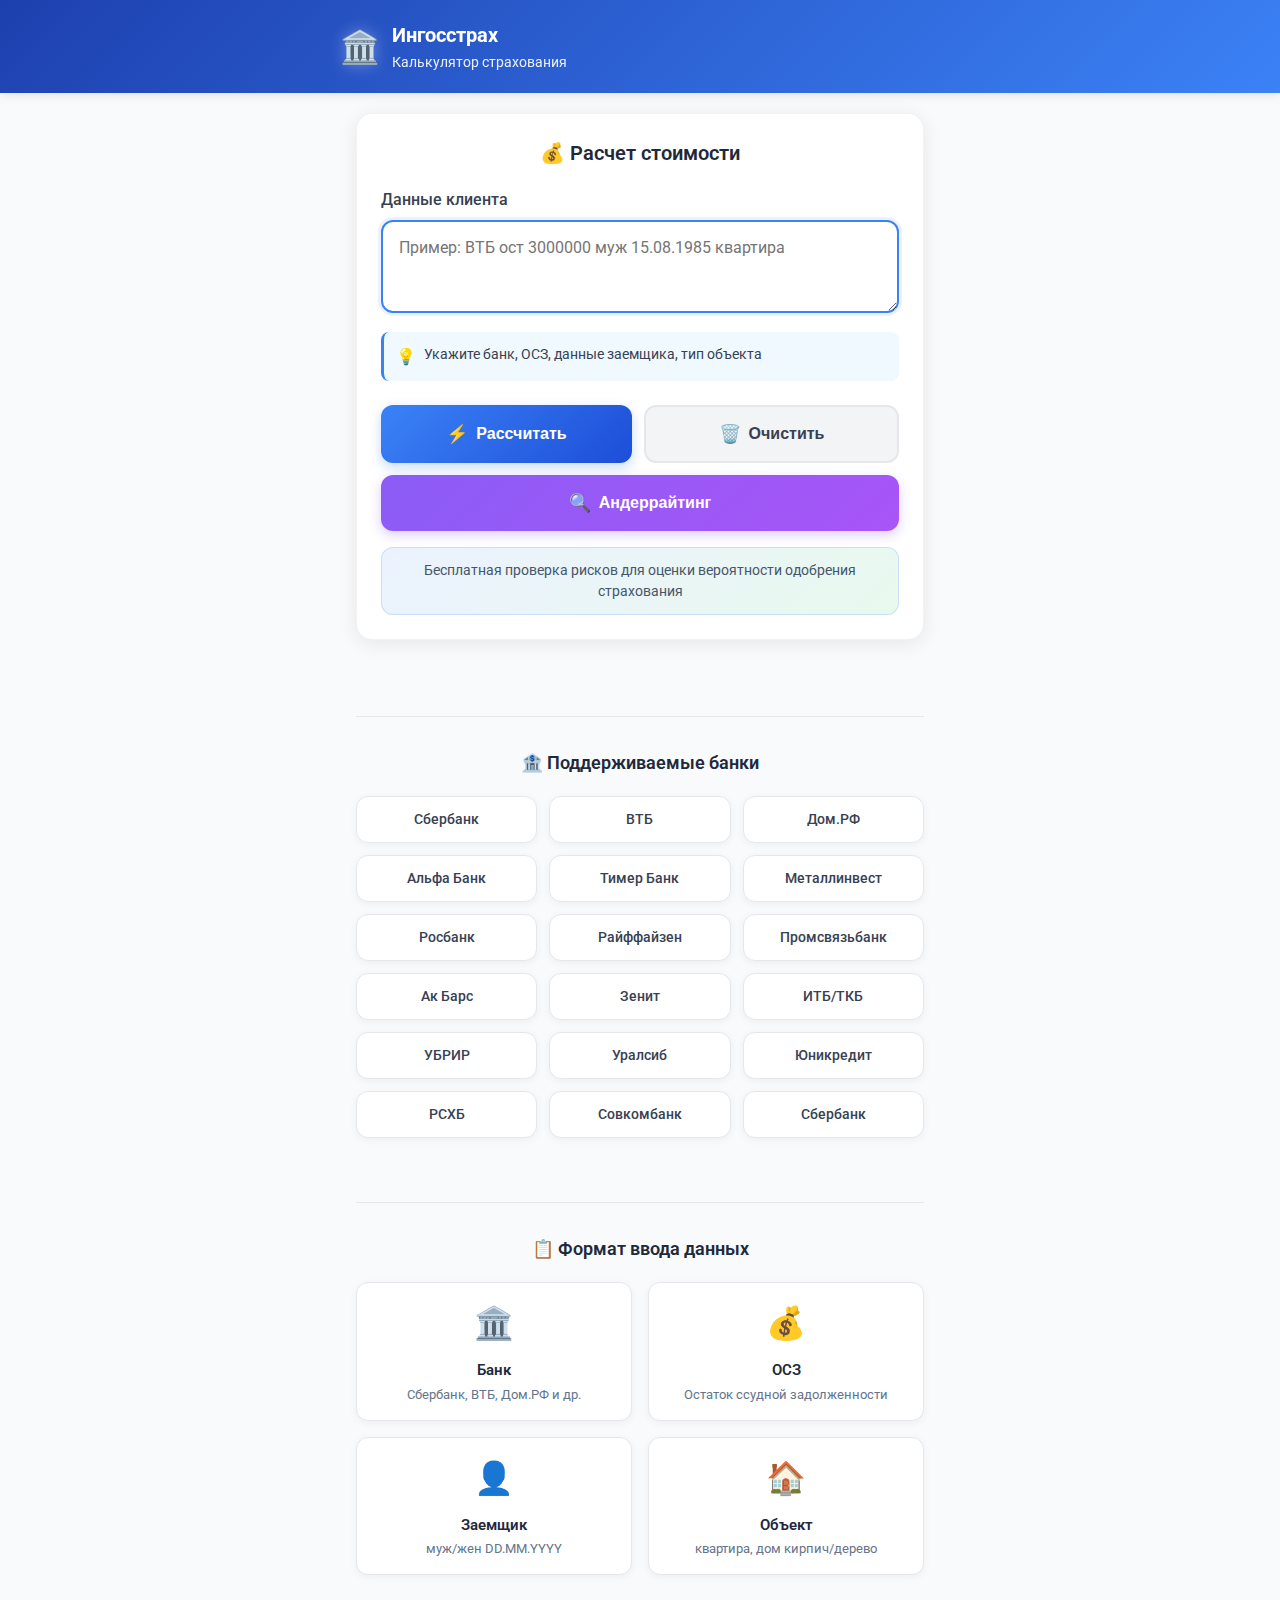
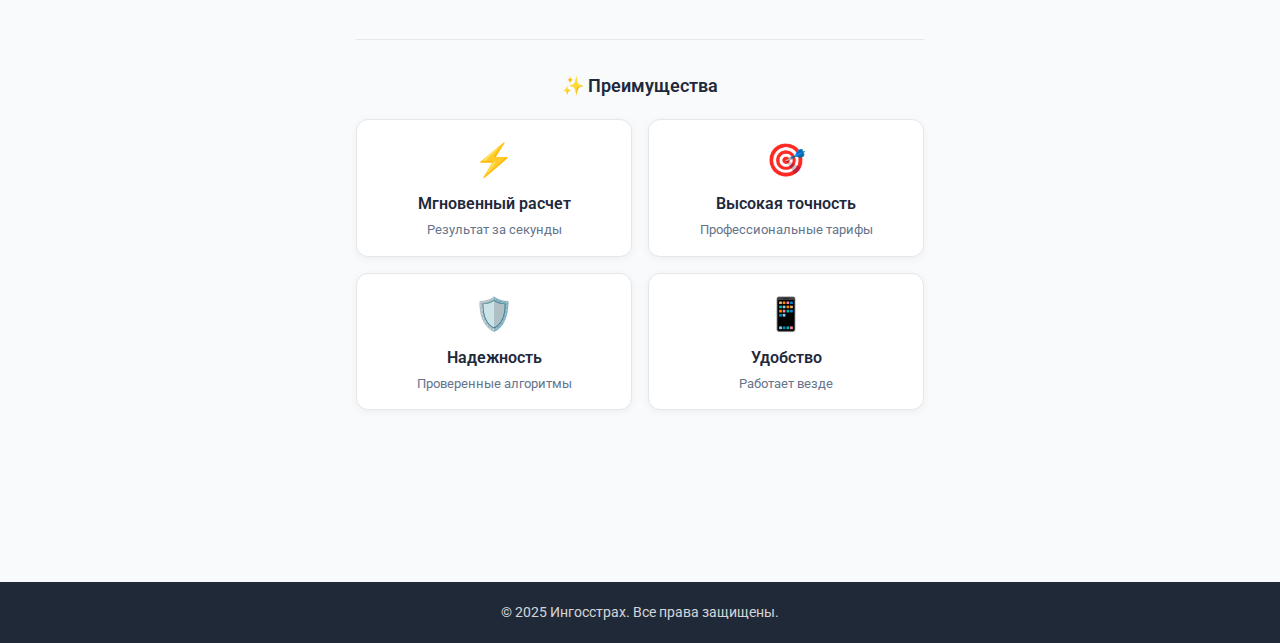
<file: index_mobile.html>
<!DOCTYPE html>
<html lang="ru">
<head>
  <meta charset="UTF-8">
  <meta name="viewport" content="width=device-width, initial-scale=1.0, maximum-scale=1.0, user-scalable=no">
  <title>Ингосстрах - калькулятор страхования</title>
  <meta name="description" content="Ингосстрах - быстрый расчет стоимости ипотечного страхования">

  <!-- Мобильная оптимизация -->
  <meta name="mobile-web-app-capable" content="yes">
  <meta name="apple-mobile-web-app-capable" content="yes">
  <meta name="apple-mobile-web-app-status-bar-style" content="default">

  <link rel="stylesheet" href="ingosstrax_mobile.css">
  <link href="https://fonts.googleapis.com/css2?family=Roboto:wght@400;500;700&display=swap" rel="stylesheet">

  <style>
    /* Базовые стили для корректного отображения */
    * { margin: 0; padding: 0; box-sizing: border-box; }
    body {
      font-family: 'Roboto', Arial, sans-serif;
      background: #f8fafc;
      color: #1a1a1a;
      min-height: 100vh;
      -webkit-tap-highlight-color: transparent;
    }
  </style>
</head>

<body>
  <!-- Шапка -->
  <header class="header">
    <div class="header-content">
      <div class="logo">
        <div class="logo-icon">🏛️</div>
        <div class="logo-text">
          <h1>Ингосстрах</h1>
          <p>Калькулятор страхования</p>
        </div>
      </div>
    </div>
  </header>

  <!-- Основной контент -->
  <main class="main">
    <!-- Блок расчета -->
    <section class="calc-section">
      <div class="calc-card">
        <h2 class="section-title">💰 Расчет стоимости</h2>

        <!-- Поле ввода -->
        <div class="input-group">
          <label class="input-label">Данные клиента</label>
          <div class="input-wrapper">
            <textarea
              id="client-input"
              placeholder="Пример: ВТБ ост 3000000 муж 15.08.1985 квартира"
              rows="3"
              maxlength="1000"
            ></textarea>
          </div>
          <div class="input-help">
            <span class="help-icon">💡</span>
            Укажите банк, ОСЗ, данные заемщика, тип объекта
          </div>
        </div>

        <!-- Кнопки -->
        <div class="button-group">
          <button id="calculate-btn" class="btn-primary">
            <span class="btn-icon">⚡</span>
            Рассчитать
          </button>
          <button id="clear-btn" class="btn-secondary">
            <span class="btn-icon">🗑️</span>
            Очистить
          </button>
        </div>
        <div class="button-group" style="margin-top: 12px;">
          <button id="underwriting-btn" class="btn-underwriting">
            <span class="btn-icon">🔍</span>
            Андеррайтинг
          </button>
        </div>
        <div class="underwriting-info">
          <p>Бесплатная проверка рисков для оценки вероятности одобрения страхования</p>
        </div>
      </div>

      <!-- Результаты -->
      <div id="results-section" class="results-section" style="display: none;">
        <div class="results-card">
          <h3 class="results-title">Результаты расчета</h3>
          <div id="results-content" class="results-content"></div>
        </div>
      </div>
    </section>

    <!-- Информация о банках -->
    <section class="banks-section">
      <h3 class="section-title-mini">🏦 Поддерживаемые банки</h3>
      <div class="banks-grid">
        <div class="bank-item">Сбербанк</div>
        <div class="bank-item">ВТБ</div>
        <div class="bank-item">Дом.РФ</div>
        <div class="bank-item">Альфа Банк</div>
        <div class="bank-item">Тимер Банк</div>
        <div class="bank-item">Металлинвест</div>
        <div class="bank-item">Росбанк</div>
        <div class="bank-item">Райффайзен</div>
        <div class="bank-item">Промсвязьбанк</div>
        <div class="bank-item">Ак Барс</div>
        <div class="bank-item">Зенит</div>
        <div class="bank-item">ИТБ/ТКБ</div>
        <div class="bank-item">УБРИР</div>
        <div class="bank-item">Уралсиб</div>
        <div class="bank-item">Юникредит</div>
        <div class="bank-item">РСХБ</div>
        <div class="bank-item">Совкомбанк</div>
        <div class="bank-item">Сбербанк</div>
      </div>
    </section>

    <!-- Формат ввода -->
    <section class="format-section">
      <h3 class="section-title-mini">📋 Формат ввода данных</h3>
      <div class="format-grid">
        <div class="format-item">
          <div class="format-icon">🏛️</div>
          <div class="format-content">
            <strong>Банк</strong>
            <p>Сбербанк, ВТБ, Дом.РФ и др.</p>
          </div>
        </div>
        <div class="format-item">
          <div class="format-icon">💰</div>
          <div class="format-content">
            <strong>ОСЗ</strong>
            <p>Остаток ссудной задолженности</p>
          </div>
        </div>
        <div class="format-item">
          <div class="format-icon">👤</div>
          <div class="format-content">
            <strong>Заемщик</strong>
            <p>муж/жен DD.MM.YYYY</p>
          </div>
        </div>
        <div class="format-item">
          <div class="format-icon">🏠</div>
          <div class="format-content">
            <strong>Объект</strong>
            <p>квартира, дом кирпич/дерево</p>
          </div>
        </div>
      </div>
    </section>

    <!-- Преимущества -->
    <section class="advantages-section">
      <h3 class="section-title-mini">✨ Преимущества</h3>
      <div class="advantages-grid">
        <div class="advantage-item">
          <div class="advantage-icon">⚡</div>
          <h4>Мгновенный расчет</h4>
          <p>Результат за секунды</p>
        </div>
        <div class="advantage-item">
          <div class="advantage-icon">🎯</div>
          <h4>Высокая точность</h4>
          <p>Профессиональные тарифы</p>
        </div>
        <div class="advantage-item">
          <div class="advantage-icon">🛡️</div>
          <h4>Надежность</h4>
          <p>Проверенные алгоритмы</p>
        </div>
        <div class="advantage-item">
          <div class="advantage-icon">📱</div>
          <h4>Удобство</h4>
          <p>Работает везде</p>
        </div>
      </div>
    </section>
  </main>

  <!-- Модальное окно Андеррайтинга -->
  <div id="underwriting-modal" class="modal-overlay" style="display: none;">
    <div class="modal-content">
      <div class="modal-header">
        <h3>🔍 Андеррайтинг - Оценка рисков</h3>
        <button class="modal-close" onclick="window.closeUnderwritingModal()">×</button>
      </div>

      <div class="modal-body">
        <div class="underwriting-notice">
          <div class="notice-icon">ℹ️</div>
          <div class="notice-text">
            <strong>Бесплатная проверка рисков</strong><br>
            Помогает оценить вероятность одобрения страхования жизни и имущества
          </div>
        </div>

        <!-- Вкладки -->
        <div class="tabs-container">
          <div class="tab-buttons">
            <button class="tab-btn active" data-tab="health" onclick="window.switchTab('health')">🏥 Мед.</button>
            <button class="tab-btn" data-tab="wear" onclick="window.switchTab('wear')">🏢 Износ</button>
            <button class="tab-btn" data-tab="egrn" onclick="window.switchTab('egrn')">🏠 ЕГРН</button>
            <button class="tab-btn" data-tab="bankruptcy" onclick="window.switchTab('bankruptcy')">⚖️ Банкр.</button>
            <button class="tab-btn" data-tab="fssp" onclick="window.switchTab('fssp')">🚔 ФССП</button>
          </div>

          <!-- Содержимое вкладок -->
          <div class="tab-content active" id="health-content">
            <div class="tab-description">
              <h4>🏥 Медицинский андеррайтинг</h4>
              <p>Оценка рисков по индексу массы тела (ИМТ) и возрасту заемщика</p>
            </div>

            <div class="form-section">
              <div class="form-group">
                <label for="health-birth">Дата рождения:</label>
                <input type="date" id="health-birth" required>
              </div>
              <div class="form-group">
                <label for="health-height">Рост (см):</label>
                <input type="number" id="health-height" placeholder="175" min="120" max="220" required>
              </div>
              <div class="form-group">
                <label for="health-weight">Вес (кг):</label>
                <input type="number" id="health-weight" placeholder="70" min="30" max="200" required>
              </div>
            </div>
            <div class="tab-actions">
              <button class="btn-check" id="health-calculate-btn">
                <span class="btn-icon">📊</span>
                <span>Рассчитать</span>
              </button>
            </div>
            <div id="health-results" class="check-results"></div>
          </div>

          <div class="tab-content" id="wear-content">
            <div class="tab-description">
              <h4>🏢 Проверка износа здания</h4>
              <p>Определение процента износа конструкций здания и даты последней оценки</p>
            </div>

            <div class="form-section">
              <div class="form-group">
                <label for="wear-city">Город:</label>
                <input type="text" id="wear-city" placeholder="Москва" required>
              </div>
              <div class="form-group">
                <label for="wear-street">Улица:</label>
                <input type="text" id="wear-street" placeholder="Ленина" required>
              </div>
              <div class="form-group">
                <label for="wear-house">Дом:</label>
                <input type="text" id="wear-house" placeholder="15" required>
              </div>
              <div class="form-group">
                <label for="wear-percent">Износ здания (%):</label>
                <input type="number" id="wear-percent" placeholder="25" min="0" max="100" step="0.1" required>
                <div class="field-hint">
                  <small>Введите процент износа здания (0-100). Данные можно получить на сайте dom.mingkh.ru</small>
                </div>
              </div>
            </div>
            <div class="tab-actions">
              <button class="btn-check" id="wear-calculate-btn">
                <span class="btn-icon">📊</span>
                <span>Рассчитать риск</span>
              </button>
            </div>
            <div id="wear-results" class="check-results"></div>
          </div>

          <div class="tab-content" id="egrn-content">
            <div class="tab-description">
              <h4>🏠 Проверка по ЕГРН</h4>
              <p>Анализ выписки ЕГРН на наличие ограничений прав, обременений и решений об изъятии</p>
            </div>
            <div class="form-section">
              <div class="form-group">
                <label for="egrn-file">Файл выписки ЕГРН (.xml):</label>
                <input type="file" id="egrn-file" accept=".xml" required>
                <div class="file-hint">
                  <small>Загрузите XML файл выписки из Росреестра</small>
                </div>
              </div>
            </div>
            <div class="tab-actions">
              <button class="btn-check" onclick="window.checkEGRN()">
                <span class="btn-icon">📋</span>
                <span>Анализировать</span>
              </button>
            </div>
            <div id="egrn-results" class="check-results"></div>
          </div>

          <div class="tab-content" id="bankruptcy-content">
            <div class="tab-description">
              <h4>⚖️ Проверка на банкротство</h4>
              <p>Поиск дел о банкротстве по ФИО в ЕФРСБ</p>
            </div>
            <div class="form-section">
              <div class="form-group">
                <label for="bankruptcy-fio">ФИО полностью:</label>
                <input type="text" id="bankruptcy-fio" placeholder="Иванов Иван Иванович" required>
              </div>
            </div>
            <div class="tab-actions">
              <button class="btn-check" onclick="window.checkBankruptcy()">
                <span class="btn-icon">⚖️</span>
                <span>Проверить</span>
              </button>
            </div>
            <div id="bankruptcy-results" class="check-results"></div>
          </div>

          <div class="tab-content" id="fssp-content">
            <div class="tab-description">
              <h4>🚔 Проверка по ФССП</h4>
              <p>Поиск исполнительных производств и задолженностей в ФССП</p>
            </div>
            <div class="form-section">
              <div class="form-group">
                <label for="fssp-fio">ФИО полностью:</label>
                <input type="text" id="fssp-fio" placeholder="Иванов Иван Иванович" required>
              </div>
              <div class="form-group">
                <label for="fssp-birth">Дата рождения:</label>
                <input type="date" id="fssp-birth" required>
              </div>
              <div class="form-group">
                <label for="fssp-region">Субъект РФ:</label>
                <select id="fssp-region" required>
                  <option value="">Выберите регион</option>
                  <option value="77">г. Москва</option>
                  <option value="78">г. Санкт-Петербург</option>
                  <option value="50">Московская область</option>
                  <option value="16">Республика Татарстан</option>
                  <option value="01">Республика Адыгея</option>
                  <option value="02">Республика Башкортостан</option>
                  <option value="03">Республика Бурятия</option>
                  <option value="04">Республика Алтай</option>
                  <option value="05">Республика Дагестан</option>
                  <option value="06">Республика Ингушетия</option>
                  <option value="07">Кабардино-Балкарская Республика</option>
                  <option value="08">Республика Калмыкия</option>
                  <option value="09">Карачаево-Черкесская Республика</option>
                  <option value="10">Республика Карелия</option>
                  <option value="11">Республика Коми</option>
                  <option value="12">Республика Марий Эл</option>
                  <option value="13">Республика Мордовия</option>
                  <option value="14">Республика Саха (Якутия)</option>
                  <option value="15">Республика Северная Осетия - Алания</option>
                  <option value="17">Республика Тыва</option>
                  <option value="18">Удмуртская Республика</option>
                  <option value="19">Республика Хакасия</option>
                  <option value="20">Чеченская Республика</option>
                  <option value="21">Чувашская Республика</option>
                  <option value="22">Алтайский край</option>
                  <option value="23">Краснодарский край</option>
                  <option value="24">Красноярский край</option>
                  <option value="25">Приморский край</option>
                  <option value="26">Ставропольский край</option>
                  <option value="27">Хабаровский край</option>
                  <option value="28">Амурская область</option>
                  <option value="29">Архангельская область</option>
                  <option value="30">Астраханская область</option>
                  <option value="31">Белгородская область</option>
                  <option value="32">Брянская область</option>
                  <option value="33">Владимирская область</option>
                  <option value="34">Волгоградская область</option>
                  <option value="35">Вологодская область</option>
                  <option value="36">Воронежская область</option>
                  <option value="37">Ивановская область</option>
                  <option value="38">Иркутская область</option>
                  <option value="39">Калининградская область</option>
                  <option value="40">Калужская область</option>
                  <option value="41">Камчатский край</option>
                  <option value="42">Кемеровская область</option>
                  <option value="43">Кировская область</option>
                  <option value="44">Костромская область</option>
                  <option value="45">Курганская область</option>
                  <option value="46">Курская область</option>
                  <option value="47">Ленинградская область</option>
                  <option value="48">Липецкая область</option>
                  <option value="49">Магаданская область</option>
                  <option value="51">Мурманская область</option>
                  <option value="52">Нижегородская область</option>
                  <option value="53">Новгородская область</option>
                  <option value="54">Новосибирская область</option>
                  <option value="55">Омская область</option>
                  <option value="56">Оренбургская область</option>
                  <option value="57">Орловская область</option>
                  <option value="58">Пензенская область</option>
                  <option value="59">Пермский край</option>
                  <option value="60">Псковская область</option>
                  <option value="61">Ростовская область</option>
                  <option value="62">Рязанская область</option>
                  <option value="63">Самарская область</option>
                  <option value="64">Саратовская область</option>
                  <option value="65">Сахалинская область</option>
                  <option value="66">Свердловская область</option>
                  <option value="67">Смоленская область</option>
                  <option value="68">Тамбовская область</option>
                  <option value="69">Тверская область</option>
                  <option value="70">Томская область</option>
                  <option value="71">Тульская область</option>
                  <option value="72">Тюменская область</option>
                  <option value="73">Ульяновская область</option>
                  <option value="74">Челябинская область</option>
                  <option value="75">Забайкальский край</option>
                  <option value="76">Ярославская область</option>
                  <option value="79">Еврейская автономная область</option>
                  <option value="82">Республика Крым</option>
                  <option value="83">г. Севастополь</option>
                  <option value="84">Ненецкий автономный округ</option>
                  <option value="85">Ханты-Мансийский автономный округ - Югра</option>
                  <option value="86">Чукотский автономный округ</option>
                  <option value="87">Ямало-Ненецкий автономный округ</option>
                </select>
              </div>
            </div>
            <div class="tab-actions">
              <button class="btn-check" onclick="window.checkFSSP()">
                <span class="btn-icon">🚔</span>
                <span>Проверить</span>
              </button>
            </div>
            <div id="fssp-results" class="check-results"></div>
          </div>
        </div>
      </div>

      <div class="modal-footer">
        <button class="btn-secondary" onclick="window.closeUnderwritingModal()">
          <span>Закрыть</span>
        </button>
      </div>
    </div>
  </div>

  <!-- Подвал -->
  <footer class="footer">
    <p>&copy; 2025 Ингосстрах. Все права защищены.</p>
  </footer>

  <script>
    // Функции андеррайтинга - определяем сразу, чтобы были доступны глобально
    window.openUnderwritingModal = function() {
      const modal = document.getElementById('underwriting-modal');
      if (modal) {
        modal.style.display = 'flex';
        document.body.style.overflow = 'hidden';
        if (typeof window.switchTab === 'function') {
          window.switchTab('health');
        }
      } else {
        console.error('Modal element not found');
      }
    };

    window.closeUnderwritingModal = function() {
      const modal = document.getElementById('underwriting-modal');
      if (modal) {
        modal.style.display = 'none';
        document.body.style.overflow = 'auto';
        if (typeof window.clearAllResults === 'function') {
          window.clearAllResults();
        }
      }
    };

    window.switchTab = function(tabId) {
      document.querySelectorAll('.tab-content').forEach(content => {
        content.classList.remove('active');
      });
      document.querySelectorAll('.tab-btn').forEach(btn => {
        btn.classList.remove('active');
      });
      const tabContent = document.getElementById(tabId + '-content');
      if (tabContent) {
        tabContent.classList.add('active');
      }
      const tabBtn = document.querySelector(`[data-tab="${tabId}"]`);
      if (tabBtn) {
        tabBtn.classList.add('active');
      }
      if (typeof window.clearAllResults === 'function') {
        window.clearAllResults();
      }
    };

    window.clearAllResults = function() {
      const resultContainers = ['health-results', 'wear-results', 'egrn-results', 'bankruptcy-results', 'fssp-results'];
      resultContainers.forEach(id => {
        const container = document.getElementById(id);
        if (container) container.innerHTML = '';
      });
    };

    // Оптимизация для мобильных устройств
    // Ждем загрузки всех скриптов
    function initMobileCalculator() {
      const clientInput = document.getElementById('client-input');
      const calculateBtn = document.getElementById('calculate-btn');
      const clearBtn = document.getElementById('clear-btn');
      const resultsSection = document.getElementById('results-section');
      const resultsContent = document.getElementById('results-content');

      // Touch-friendly обработчики
      calculateBtn.addEventListener('touchstart', function(e) {
        e.preventDefault();
        this.style.transform = 'scale(0.95)';
      });

      calculateBtn.addEventListener('touchend', function(e) {
        e.preventDefault();
        this.style.transform = 'scale(1)';
        calculate();
      });

      clearBtn.addEventListener('touchstart', function(e) {
        e.preventDefault();
        this.style.transform = 'scale(0.95)';
      });

      clearBtn.addEventListener('touchend', function(e) {
        e.preventDefault();
        this.style.transform = 'scale(1)';
        clearData();
      });

      // Обработчики для кнопки андеррайтинга
      const underwritingBtn = document.getElementById('underwriting-btn');
      if (underwritingBtn) {
        console.log('Underwriting button found, setting up handlers');
        
        // Функция для открытия модального окна
        function openModal() {
          console.log('openModal called');
          const modal = document.getElementById('underwriting-modal');
          console.log('Modal element:', modal);
          if (modal) {
            modal.style.display = 'flex';
            document.body.style.overflow = 'hidden';
            console.log('Modal opened');
            // Активируем первую вкладку
            if (typeof window.switchTab === 'function') {
              window.switchTab('health');
            } else {
              // Fallback: активируем вкладку напрямую
              const healthTab = document.querySelector('[data-tab="health"]');
              const healthContent = document.getElementById('health-content');
              if (healthTab && healthContent) {
                document.querySelectorAll('.tab-btn').forEach(btn => btn.classList.remove('active'));
                document.querySelectorAll('.tab-content').forEach(content => content.classList.remove('active'));
                healthTab.classList.add('active');
                healthContent.classList.add('active');
              }
            }
          } else {
            console.error('Modal not found!');
          }
        }

        // Удаляем все старые обработчики
        const newBtn = underwritingBtn.cloneNode(true);
        underwritingBtn.parentNode.replaceChild(newBtn, underwritingBtn);

        // Touch-обработчики
        newBtn.addEventListener('touchstart', function(e) {
          console.log('Touch start on underwriting button');
          e.preventDefault();
          e.stopPropagation();
          this.style.transform = 'scale(0.95)';
          this.style.opacity = '0.8';
        }, { passive: false });

        newBtn.addEventListener('touchend', function(e) {
          console.log('Touch end on underwriting button');
          e.preventDefault();
          e.stopPropagation();
          this.style.transform = 'scale(1)';
          this.style.opacity = '1';
          openModal();
        }, { passive: false });

        newBtn.addEventListener('touchcancel', function(e) {
          this.style.transform = 'scale(1)';
          this.style.opacity = '1';
        });

        // Click-обработчик для десктопов
        newBtn.addEventListener('click', function(e) {
          console.log('Click on underwriting button');
          e.preventDefault();
          e.stopPropagation();
          openModal();
        });

        // Также добавляем обработчик mousedown для надежности
        newBtn.addEventListener('mousedown', function(e) {
          e.preventDefault();
        });
      } else {
        console.error('Underwriting button not found!');
      }

      // Клик для десктопов
      calculateBtn.addEventListener('click', calculate);
      clearBtn.addEventListener('click', clearData);

      // Enter в поле ввода
      clientInput.addEventListener('keydown', function(e) {
        if (e.key === 'Enter' && !e.shiftKey) {
          e.preventDefault();
          calculate();
        }
      });

      async function calculate() {
        const message = clientInput.value.trim();

        if (!message) {
          showError('Введите данные для расчета');
          return;
        }

        // Проверяем, загружены ли скрипты
        // Используем processClientRequest как в десктопной версии, если доступна, иначе handleClientRequest
        const processFunction = typeof processClientRequest !== 'undefined' ? processClientRequest : 
                                (typeof handleClientRequest !== 'undefined' ? handleClientRequest : null);

        if (!processFunction) {
          showError('Система расчетов загружается. Попробуйте еще раз через секунду.');
          return;
        }

        // Показываем загрузку
        calculateBtn.disabled = true;
        calculateBtn.innerHTML = '<span class="loading">⏳</span> Рассчитываем...';

        try {
          // Используем async/await если функция асинхронная, иначе синхронный вызов
          let result;
          if (typeof processFunction === 'function' && processFunction.constructor.name === 'AsyncFunction') {
            result = await processFunction(message);
          } else {
            result = processFunction(message);
          }

          // Обрабатываем результат - если это строка с HTML, используем как есть, иначе конвертируем переносы строк
          if (result && typeof result === 'string') {
            // Если результат уже содержит HTML теги, используем как есть
            if (result.includes('<') && result.includes('>')) {
              resultsContent.innerHTML = result;
            } else {
              resultsContent.innerHTML = result.replace(/\n/g, '<br>');
            }
          } else {
            resultsContent.innerHTML = String(result).replace(/\n/g, '<br>');
          }
          
          resultsSection.style.display = 'block';

          // Прокрутка к результатам
          setTimeout(() => {
            resultsSection.scrollIntoView({ behavior: 'smooth', block: 'nearest' });
          }, 100);

        } catch (error) {
          console.error('Ошибка:', error);
          showError('Произошла ошибка при расчете. Проверьте введенные данные.');
        } finally {
          calculateBtn.disabled = false;
          calculateBtn.innerHTML = '<span class="btn-icon">⚡</span> Рассчитать';
        }
      }

      function clearData() {
        clientInput.value = '';
        resultsSection.style.display = 'none';
        resultsContent.innerHTML = '';
        clientInput.focus();
      }

      function showError(message) {
        resultsContent.innerHTML = `<div class="error-message">
          <div class="error-icon">❌</div>
          <div class="error-text">${message}</div>
        </div>`;
        resultsSection.style.display = 'block';
      }

      // Фокус на поле ввода при загрузке
      setTimeout(() => {
        clientInput.focus();
      }, 500);
    }

    // Инициализация после загрузки всех скриптов
    function checkScriptsLoaded() {
      // Проверяем наличие основных функций (processClientRequest или handleClientRequest)
      const hasProcessFunction = typeof processClientRequest !== 'undefined' || typeof handleClientRequest !== 'undefined';
      const hasParser = typeof parseTextToObject !== 'undefined';
      const hasCalculator = typeof performCalculations !== 'undefined';
      
      if (hasProcessFunction && hasParser && hasCalculator) {
        console.log('All scripts loaded, initializing calculator');
        initMobileCalculator();
      } else {
        console.log('Waiting for scripts...', {
          processClientRequest: typeof processClientRequest,
          handleClientRequest: typeof handleClientRequest,
          parseTextToObject: typeof parseTextToObject,
          performCalculations: typeof performCalculations
        });
        setTimeout(checkScriptsLoaded, 100);
      }
    }

    // Начинаем проверку после загрузки DOM
    document.addEventListener('DOMContentLoaded', function() {
      checkScriptsLoaded();
    });

    // Предотвращаем zoom на iOS
    document.addEventListener('gesturestart', function(e) {
      e.preventDefault();
    });
  </script>

  <!-- Подключаем данные и логику -->
  <script src="config_banks.js?v=18"></script>
  <script src="tariffs_life.js?v=17"></script>
  <script src="tariffs_property.js?v=16"></script>
  <script src="tariffs_ifl.js?v=16"></script>
  <script src="parser.js?v=22"></script>
  
  <!-- Модульный калькулятор (замена calculator_v2.js) -->
  <script src="calculator-utils.js?v=1"></script>
  <script src="calculator-medical.js?v=1"></script>
  <script src="calculator-validation.js?v=1"></script>
  <script src="calculator-insurance-life.js?v=1"></script>
  <script src="calculator-insurance-property.js?v=1"></script>
  <script src="calculator-insurance-title.js?v=1"></script>
  <script src="calculator-installment.js?v=1"></script>
  <script src="calculator-main.js?v=1"></script>
  
  <!-- Модули для вариантов 2 и 3 -->
  <script src="calculator-variant2-helpers.js?v=1"></script>
  <script src="calculator-variant2-constructor.js?v=1"></script>
  <script src="calculator-variant2.js?v=1"></script>
  <script src="calculator-variant3.js?v=1"></script>
  
  <script src="installment_calculator.js?v=5"></script>
  <script src="openai.js?v=17"></script>

  <!-- JavaScript для андеррайтинга -->
  <script>
    // Вспомогательные функции для отображения результатов (уже определены выше, но оставляем для совместимости)

    function showResult(containerId, result) {
      const container = document.getElementById(containerId);
      if (!container) return;

      const riskClass = result.risk === 'normal' ? 'success' : 
                       result.risk === 'medium' ? 'warning' : 
                       result.risk === 'high' ? 'error' : 'error';

      const riskLevelClass = result.risk === 'normal' ? 'risk-low' : 
                            result.risk === 'medium' ? 'risk-medium' : 'risk-high';

      container.innerHTML = `
        <div class="result-item ${riskClass}">
          <div class="result-icon">${result.icon || '📊'}</div>
          <div class="result-content">
            <strong>${result.title || 'Результат'}</strong>
            <p style="white-space: pre-line;">${result.message || ''}</p>
            ${result.details ? `<p style="margin-top: 8px; color: #64748b; font-size: 13px;">${result.details}</p>` : ''}
            ${result.riskLevel ? `<span class="risk-level ${riskLevelClass}">${result.riskLevel}</span>` : ''}
          </div>
        </div>
      `;
    }

    function showLoading(containerId, message) {
      const container = document.getElementById(containerId);
      if (!container) return;
      container.innerHTML = `
        <div class="result-item loading">
          <div class="result-icon">⏳</div>
          <div class="result-content">
            <strong>Загрузка...</strong>
            <p>${message || 'Обработка данных...'}</p>
          </div>
        </div>
      `;
    }

    // Медицинский андеррайтинг
    async function calculateHealthUnderwriting() {
      const birthDate = document.getElementById('health-birth').value;
      const height = parseInt(document.getElementById('health-height').value);
      const weight = parseInt(document.getElementById('health-weight').value);

      if (!birthDate || !height || !weight) {
        showResult('health-results', {
          icon: '⚠️',
          title: 'Недостаточно данных',
          message: 'Заполните все поля: дата рождения, рост и вес',
          risk: 'error',
          riskLevel: 'Ошибка'
        });
        return;
      }

      showLoading('health-results', 'Выполняем медицинский андеррайтинг...');

      try {
        const age = calculateAgeForModal(birthDate);
        if (age === null || isNaN(age)) {
          throw new Error('Не удалось рассчитать возраст из даты рождения');
        }
        const bmi = weight / ((height / 100) ** 2);
        const underwritingFactor = getUnderwritingFactor(age, height, weight);

        let result, risk, riskLevel, message, recommendation;

        if (underwritingFactor === 'МЕДО') {
          result = 'МЕДО';
          risk = 'high';
          riskLevel = 'Требуется медобследование';
          message = 'Необходимо пройти медицинское обследование';
          recommendation = 'Рекомендуется обратиться к врачу для дополнительного обследования перед страхованием';
        } else if (underwritingFactor === 1.25) {
          result = '+25% к тарифу';
          risk = 'medium';
          riskLevel = 'Повышенный тариф';
          message = 'Применяется надбавка 25% к базовому тарифу';
          recommendation = 'Тариф будет увеличен на 25% из-за повышенного риска';
        } else {
          result = 'Стандартный тариф';
          risk = 'normal';
          riskLevel = 'Стандартный риск';
          message = 'Применяется стандартный тариф страхования';
          recommendation = 'Риск в допустимых пределах, стандартные условия страхования';
        }

        showResult('health-results', {
          icon: result === 'МЕДО' ? '🏥' : result === '+25% к тарифу' ? '⚠️' : '✅',
          title: 'Результат медицинского андеррайтинга',
          message: `Возраст: ${age} лет\nИМТ: ${bmi.toFixed(1)}\nРезультат: ${result}\n\n${message}`,
          details: recommendation,
          risk: risk,
          riskLevel: riskLevel
        });
      } catch (error) {
        showResult('health-results', {
          icon: '❌',
          title: 'Ошибка расчета',
          message: 'Не удалось выполнить медицинский андеррайтинг',
          details: error.message,
          risk: 'error',
          riskLevel: 'Ошибка'
        });
      }
    }

    // Используем calculateAge из parser.js, которая правильно парсит DD.MM.YYYY
    // Функция window.calculateAge экспортируется из parser.js и правильно обрабатывает формат DD.MM.YYYY
    function calculateAgeForModal(birthDate) {
      // Используем window.calculateAge из parser.js для правильного парсинга DD.MM.YYYY
      if (window.calculateAge) {
        return window.calculateAge(birthDate, null);
      }
      // Fallback: используем parseDateDMY напрямую
      if (window.parseDateDMY) {
        const birth = window.parseDateDMY(birthDate);
        if (!birth || isNaN(birth.getTime())) {
          console.warn('Failed to parse birth date:', birthDate);
          return null;
        }
        const today = new Date();
        let age = today.getFullYear() - birth.getFullYear();
        const monthDiff = today.getMonth() - birth.getMonth();
        if (monthDiff < 0 || (monthDiff === 0 && today.getDate() < birth.getDate())) {
          age--;
        }
        return age;
      }
      // Последний fallback: используем стандартный Date (может не работать для DD.MM.YYYY)
      const today = new Date();
      const birth = new Date(birthDate);
      if (isNaN(birth.getTime())) {
        return null;
      }
      let age = today.getFullYear() - birth.getFullYear();
      const monthDiff = today.getMonth() - birth.getMonth();
      if (monthDiff < 0 || (monthDiff === 0 && today.getDate() < birth.getDate())) {
        age--;
      }
      return age;
    }

    // Таблица андеррайтинга (упрощенная версия)
    window.UNDERWRITING_TABLE = {
      140: {
        "16-29": [1.25, 1.00, 1.00, 1.00, 1.00, 1.25, "МЕДО", "МЕДО", "МЕДО", "МЕДО", "МЕДО", "МЕДО", "МЕДО", "МЕДО", "МЕДО", "МЕДО", "МЕДО", "МЕДО", "МЕДО", "МЕДО", "МЕДО", "МЕДО", "МЕДО"],
        "30-45": [1.25, 1.00, 1.00, 1.00, 1.00, 1.25, 1.25, "МЕДО", "МЕДО", "МЕДО", "МЕДО", "МЕДО", "МЕДО", "МЕДО", "МЕДО", "МЕДО", "МЕДО", "МЕДО", "МЕДО", "МЕДО", "МЕДО", "МЕДО", "МЕДО"],
        "46-59": [1.25, 1.00, 1.00, 1.00, 1.00, 1.00, 1.25, "МЕДО", "МЕДО", "МЕДО", "МЕДО", "МЕДО", "МЕДО", "МЕДО", "МЕДО", "МЕДО", "МЕДО", "МЕДО", "МЕДО", "МЕДО", "МЕДО", "МЕДО", "МЕДО"],
        "59": [1.25, 1.00, 1.00, 1.00, 1.00, 1.00, 1.00, 1.25, 1.25, "МЕДО", "МЕДО", "МЕДО", "МЕДО", "МЕДО", "МЕДО", "МЕДО", "МЕДО", "МЕДО", "МЕДО", "МЕДО", "МЕДО", "МЕДО", "МЕДО"]
      },
      150: {
        "16-29": ["МЕДО", 1.00, 1.00, 1.00, 1.00, 1.00, 1.00, 1.25, 1.25, 1.25, "МЕДО", "МЕДО", "МЕДО", "МЕДО", "МЕДО", "МЕДО", "МЕДО", "МЕДО", "МЕДО", "МЕДО", "МЕДО", "МЕДО", "МЕДО"],
        "30-45": ["МЕДО", 1.25, 1.00, 1.00, 1.00, 1.00, 1.00, 1.25, 1.25, "МЕДО", "МЕДО", "МЕДО", "МЕДО", "МЕДО", "МЕДО", "МЕДО", "МЕДО", "МЕДО", "МЕДО", "МЕДО", "МЕДО", "МЕДО", "МЕДО"],
        "46-59": ["МЕДО", 1.25, 1.00, 1.00, 1.00, 1.00, 1.00, 1.00, 1.25, "МЕДО", "МЕДО", "МЕДО", "МЕДО", "МЕДО", "МЕДО", "МЕДО", "МЕДО", "МЕДО", "МЕДО", "МЕДО", "МЕДО", "МЕДО", "МЕДО"],
        "59": ["МЕДО", 1.25, 1.00, 1.00, 1.00, 1.00, 1.00, 1.00, 1.00, 1.25, 1.25, "МЕДО", "МЕДО", "МЕДО", "МЕДО", "МЕДО", "МЕДО", "МЕДО", "МЕДО", "МЕДО", "МЕДО", "МЕДО", "МЕДО"]
      },
      160: {
        "16-29": ["МЕДО", "МЕДО", 1.25, 1.00, 1.00, 1.00, 1.00, 1.00, 1.00, 1.25, "МЕДО", "МЕДО", "МЕДО", "МЕДО", "МЕДО", "МЕДО", "МЕДО", "МЕДО", "МЕДО", "МЕДО", "МЕДО", "МЕДО", "МЕДО"],
        "30-45": ["МЕДО", "МЕДО", 1.25, 1.00, 1.00, 1.00, 1.00, 1.00, 1.00, 1.25, 1.25, "МЕДО", "МЕДО", "МЕДО", "МЕДО", "МЕДО", "МЕДО", "МЕДО", "МЕДО", "МЕДО", "МЕДО", "МЕДО", "МЕДО"],
        "46-59": ["МЕДО", "МЕДО", 1.25, 1.00, 1.00, 1.00, 1.00, 1.00, 1.00, 1.00, 1.25, 1.25, "МЕДО", "МЕДО", "МЕДО", "МЕДО", "МЕДО", "МЕДО", "МЕДО", "МЕДО", "МЕДО", "МЕДО", "МЕДО"],
        "59": ["МЕДО", "МЕДО", 1.25, 1.00, 1.00, 1.00, 1.00, 1.00, 1.00, 1.00, 1.25, 1.25, "МЕДО", "МЕДО", "МЕДО", "МЕДО", "МЕДО", "МЕДО", "МЕДО", "МЕДО", "МЕДО", "МЕДО", "МЕДО"]
      },
      170: {
        "16-29": ["МЕДО", "МЕДО", "МЕДО", 1.25, 1.00, 1.00, 1.00, 1.00, 1.00, 1.00, 1.25, 1.25, "МЕДО", "МЕДО", "МЕДО", "МЕДО", "МЕДО", "МЕДО", "МЕДО", "МЕДО", "МЕДО", "МЕДО", "МЕДО"],
        "30-45": ["МЕДО", "МЕДО", "МЕДО", 1.25, 1.00, 1.00, 1.00, 1.00, 1.00, 1.00, 1.25, 1.25, "МЕДО", "МЕДО", "МЕДО", "МЕДО", "МЕДО", "МЕДО", "МЕДО", "МЕДО", "МЕДО", "МЕДО", "МЕДО"],
        "46-59": ["МЕДО", "МЕДО", "МЕДО", "МЕДО", 1.00, 1.00, 1.00, 1.00, 1.00, 1.00, 1.00, 1.25, 1.25, "МЕДО", "МЕДО", "МЕДО", "МЕДО", "МЕДО", "МЕДО", "МЕДО", "МЕДО", "МЕДО", "МЕДО"],
        "59": ["МЕДО", "МЕДО", "МЕДО", "МЕДО", 1.00, 1.00, 1.00, 1.00, 1.00, 1.00, 1.00, 1.25, 1.25, 1.25, "МЕДО", "МЕДО", "МЕДО", "МЕДО", "МЕДО", "МЕДО", "МЕДО", "МЕДО", "МЕДО"]
      },
      180: {
        "16-29": ["МЕДО", "МЕДО", "МЕДО", "МЕДО", 1.25, 1.25, 1.00, 1.00, 1.00, 1.00, 1.00, 1.00, 1.25, "МЕДО", "МЕДО", "МЕДО", "МЕДО", "МЕДО", "МЕДО", "МЕДО", "МЕДО", "МЕДО", "МЕДО"],
        "30-45": ["МЕДО", "МЕДО", "МЕДО", "МЕДО", "МЕДО", 1.25, 1.00, 1.00, 1.00, 1.00, 1.00, 1.00, 1.25, 1.25, "МЕДО", "МЕДО", "МЕДО", "МЕДО", "МЕДО", "МЕДО", "МЕДО", "МЕДО", "МЕДО"],
        "46-59": ["МЕДО", "МЕДО", "МЕДО", "МЕДО", "МЕДО", 1.25, 1.00, 1.00, 1.00, 1.00, 1.00, 1.00, 1.00, 1.25, 1.25, "МЕДО", "МЕДО", "МЕДО", "МЕДО", "МЕДО", "МЕДО", "МЕДО", "МЕДО"],
        "59": ["МЕДО", "МЕДО", "МЕДО", "МЕДО", "МЕДО", 1.25, 1.00, 1.00, 1.00, 1.00, 1.00, 1.00, 1.00, 1.25, 1.25, 1.25, "МЕДО", "МЕДО", "МЕДО", "МЕДО", "МЕДО", "МЕДО", "МЕДО"]
      },
      190: {
        "16-29": ["МЕДО", "МЕДО", "МЕДО", "МЕДО", "МЕДО", "МЕДО", 1.25, 1.00, 1.00, 1.00, 1.00, 1.00, 1.00, 1.25, "МЕДО", "МЕДО", "МЕДО", "МЕДО", "МЕДО", "МЕДО", "МЕДО", "МЕДО", "МЕДО"],
        "30-45": ["МЕДО", "МЕДО", "МЕДО", "МЕДО", "МЕДО", "МЕДО", 1.25, 1.00, 1.00, 1.00, 1.00, 1.00, 1.00, 1.25, 1.25, 1.25, "МЕДО", "МЕДО", "МЕДО", "МЕДО", "МЕДО", "МЕДО", "МЕДО"],
        "46-59": ["МЕДО", "МЕДО", "МЕДО", "МЕДО", "МЕДО", "МЕДО", 1.25, 1.00, 1.00, 1.00, 1.00, 1.00, 1.00, 1.00, 1.25, 1.25, 1.25, "МЕДО", "МЕДО", "МЕДО", "МЕДО", "МЕДО", "МЕДО"],
        "59": ["МЕДО", "МЕДО", "МЕДО", "МЕДО", "МЕДО", "МЕДО", 1.25, 1.00, 1.00, 1.00, 1.00, 1.00, 1.00, 1.00, 1.00, 1.25, 1.25, 1.25, "МЕДО", "МЕДО", "МЕДО", "МЕДО", "МЕДО"]
      }
    };

    function getUnderwritingFactor(age, height, weight) {
      const ageGroup = age >= 16 && age <= 29 ? "16-29" :
                      age >= 30 && age <= 45 ? "30-45" :
                      age >= 46 && age <= 59 ? "46-59" : "59";

      const heightKeys = Object.keys(window.UNDERWRITING_TABLE).map(Number).sort((a, b) => a - b);
      const closestHeight = heightKeys.reduce((prev, curr) => 
        Math.abs(curr - height) < Math.abs(prev - height) ? curr : prev
      );

      const weightRanges = [39, 40, 45, 50, 55, 60, 65, 70, 75, 80, 85, 90, 95, 100, 105, 110, 115, 120, 125, 130, 135, 140];
      let weightIndex = 0;
      for (let i = 0; i < weightRanges.length; i++) {
        if (weight < weightRanges[i]) {
          weightIndex = i;
          break;
        }
        if (i === weightRanges.length - 1) weightIndex = weightRanges.length;
      }

      if (!window.UNDERWRITING_TABLE[closestHeight] || !window.UNDERWRITING_TABLE[closestHeight][ageGroup]) {
        return 1.00;
      }

      return window.UNDERWRITING_TABLE[closestHeight][ageGroup][weightIndex] || 1.00;
    }

    // Проверка износа здания
    async function calculateBuildingRisk() {
      const city = document.getElementById('wear-city')?.value.trim();
      const street = document.getElementById('wear-street')?.value.trim();
      const house = document.getElementById('wear-house')?.value.trim();
      const wearPercent = parseFloat(document.getElementById('wear-percent')?.value);

      if (!city || !street || !house || !wearPercent) {
        showResult('wear-results', {
          icon: '⚠️',
          title: 'Недостаточно данных',
          message: 'Заполните все поля',
          risk: 'error',
          riskLevel: 'Ошибка'
        });
        return;
      }

      showLoading('wear-results', 'Анализируем данные о здании...');

      try {
        await new Promise(resolve => setTimeout(resolve, 1500));

        let risk = 'normal';
        let riskLevel = 'Низкий риск';
        let message = 'Износ здания в допустимых пределах';

        if (wearPercent > 70) {
          risk = 'high';
          riskLevel = 'Высокий риск';
          message = 'Износ здания превышает 70%. Требуется дополнительная экспертиза.';
        } else if (wearPercent > 50) {
          risk = 'medium';
          riskLevel = 'Средний риск';
          message = 'Износ здания превышает 50%. Возможны ограничения в страховании.';
        }

        showResult('wear-results', {
          icon: risk === 'high' ? '⚠️' : risk === 'medium' ? '⚡' : '✅',
          title: 'Результат анализа износа',
          message: `Город: ${city}\nУлица: ${street}\nДом: ${house}\nИзнос: ${wearPercent}%\n\n${message}`,
          risk: risk,
          riskLevel: riskLevel
        });
      } catch (error) {
        showResult('wear-results', {
          icon: '❌',
          title: 'Ошибка',
          message: 'Не удалось проанализировать данные',
          details: error.message,
          risk: 'error',
          riskLevel: 'Ошибка'
        });
      }
    }

    // Проверка ЕГРН
    window.checkEGRN = async function() {
      const fileInput = document.getElementById('egrn-file');
      const file = fileInput?.files[0];

      if (!file) {
        showResult('egrn-results', {
          icon: '⚠️',
          title: 'Файл не выбран',
          message: 'Выберите XML файл выписки ЕГРН',
          risk: 'error',
          riskLevel: 'Ошибка'
        });
        return;
      }

      showLoading('egrn-results', 'Анализируем файл выписки ЕГРН...');

      try {
        const result = await analyzeEGRNFile(file);
        showResult('egrn-results', result);
      } catch (error) {
        showResult('egrn-results', {
          icon: '❌',
          title: 'Ошибка анализа файла',
          message: 'Не удалось обработать файл ЕГРН',
          details: error.message,
          risk: 'error',
          riskLevel: 'Ошибка'
        });
      }
    }

    function analyzeEGRNFile(file) {
      return new Promise((resolve, reject) => {
        const reader = new FileReader();
        reader.onload = function(e) {
          try {
            const xmlText = e.target.result;
            const parser = new DOMParser();
            const xmlDoc = parser.parseFromString(xmlText, 'text/xml');
            const parseError = xmlDoc.querySelector('parsererror');
            if (parseError) {
              throw new Error('Некорректный формат XML файла');
            }

            const restrictions = xmlDoc.querySelectorAll('Restriction, restriction');
            const encumbrances = xmlDoc.querySelectorAll('Encumbrance, encumbrance');
            const seizures = xmlDoc.querySelectorAll('*[contains(text(), "изъятие")], *[contains(text(), "seizure")]');

            let issues = [];
            let risk = 'normal';
            let riskLevel = 'Низкий риск';
            let message = 'Файл ЕГРН успешно проанализирован';

            if (restrictions.length > 0) {
              issues.push(`Найдено ограничений прав: ${restrictions.length}`);
              risk = 'high';
              riskLevel = 'Высокий риск';
            }

            if (encumbrances.length > 0) {
              issues.push(`Найдены обременения: ${encumbrances.length}`);
              risk = 'high';
              riskLevel = 'Высокий риск';
            }

            if (seizures.length > 0) {
              issues.push('Есть решения об изъятии объекта');
              risk = 'high';
              riskLevel = 'Высокий риск';
            }

            if (issues.length === 0) {
              message += '. Ограничений и обременений не найдено.';
            } else {
              message += '. Обнаружены проблемы: ' + issues.join(', ') + '.';
            }

            resolve({
              icon: '📋',
              title: 'Результат анализа ЕГРН',
              message: message,
              risk: risk,
              riskLevel: riskLevel
            });
          } catch (error) {
            reject(error);
          }
        };
        reader.onerror = () => reject(new Error('Ошибка чтения файла'));
        reader.readAsText(file);
      });
    }

    // Проверка банкротства
    window.checkBankruptcy = async function() {
      const fio = document.getElementById('bankruptcy-fio').value.trim();

      if (!fio) {
        showResult('bankruptcy-results', {
          icon: '⚠️',
          title: 'ФИО не указано',
          message: 'Введите полное ФИО для проверки',
          risk: 'error',
          riskLevel: 'Ошибка'
        });
        return;
      }

      showLoading('bankruptcy-results', 'Проверяем данные в ЕФРСБ...');

      try {
        await new Promise(resolve => setTimeout(resolve, 2500));
        const hasBankruptcy = Math.random() > 0.8;

        if (hasBankruptcy) {
          showResult('bankruptcy-results', {
            icon: '⚖️',
            title: 'Результат проверки банкротства',
            message: 'Найдено дело о банкротстве. Требуется дополнительная проверка.',
            details: 'Рекомендуется обратиться к финансовому консультанту',
            risk: 'high',
            riskLevel: 'Высокий риск'
          });
        } else {
          showResult('bankruptcy-results', {
            icon: '✅',
            title: 'Результат проверки банкротства',
            message: 'Дела о банкротстве не найдены',
            risk: 'normal',
            riskLevel: 'Низкий риск'
          });
        }
      } catch (error) {
        showResult('bankruptcy-results', {
          icon: '❌',
          title: 'Ошибка проверки',
          message: 'Не удалось выполнить проверку банкротства',
          details: error.message,
          risk: 'error',
          riskLevel: 'Ошибка'
        });
      }
    }

    // Проверка ФССП
    window.checkFSSP = async function() {
      const fio = document.getElementById('fssp-fio').value.trim();
      const birthDate = document.getElementById('fssp-birth').value;
      const region = document.getElementById('fssp-region').value;

      if (!fio || !birthDate || !region) {
        showResult('fssp-results', {
          icon: '⚠️',
          title: 'Недостаточно данных',
          message: 'Заполните все поля: ФИО, дата рождения и регион',
          risk: 'error',
          riskLevel: 'Ошибка'
        });
        return;
      }

      showLoading('fssp-results', 'Проверяем данные в ФССП...');

      try {
        await new Promise(resolve => setTimeout(resolve, 3000));
        const hasDebts = Math.random() > 0.7;
        const debtAmount = hasDebts ? Math.floor(Math.random() * 500000) + 10000 : 0;

        if (hasDebts) {
          showResult('fssp-results', {
            icon: '🚔',
            title: 'Результат проверки ФССП',
            message: `Найдены исполнительные производства на сумму ${debtAmount.toLocaleString('ru-RU')} ₽`,
            details: 'Требуется погашение задолженности перед страхованием',
            risk: 'high',
            riskLevel: 'Высокий риск'
          });
        } else {
          showResult('fssp-results', {
            icon: '✅',
            title: 'Результат проверки ФССП',
            message: 'Исполнительные производства не найдены',
            risk: 'normal',
            riskLevel: 'Низкий риск'
          });
        }
      } catch (error) {
        showResult('fssp-results', {
          icon: '❌',
          title: 'Ошибка проверки',
          message: 'Не удалось выполнить проверку ФССП',
          details: error.message,
          risk: 'error',
          riskLevel: 'Ошибка'
        });
      }
    }

    // Инициализация обработчиков
    document.addEventListener('DOMContentLoaded', function() {
      const healthBtn = document.getElementById('health-calculate-btn');
      const wearBtn = document.getElementById('wear-calculate-btn');
      const modal = document.getElementById('underwriting-modal');

      if (healthBtn) {
        healthBtn.addEventListener('click', calculateHealthUnderwriting);
      }

      if (wearBtn) {
        wearBtn.addEventListener('click', calculateBuildingRisk);
      }

      if (modal) {
        modal.addEventListener('click', function(e) {
          if (e.target === modal) {
            closeUnderwritingModal();
          }
        });
      }

      document.addEventListener('keydown', function(e) {
        if (e.key === 'Escape' && modal && modal.style.display === 'flex') {
          closeUnderwritingModal();
        }
      });
    });
  </script>
</body>
</html>
</file>
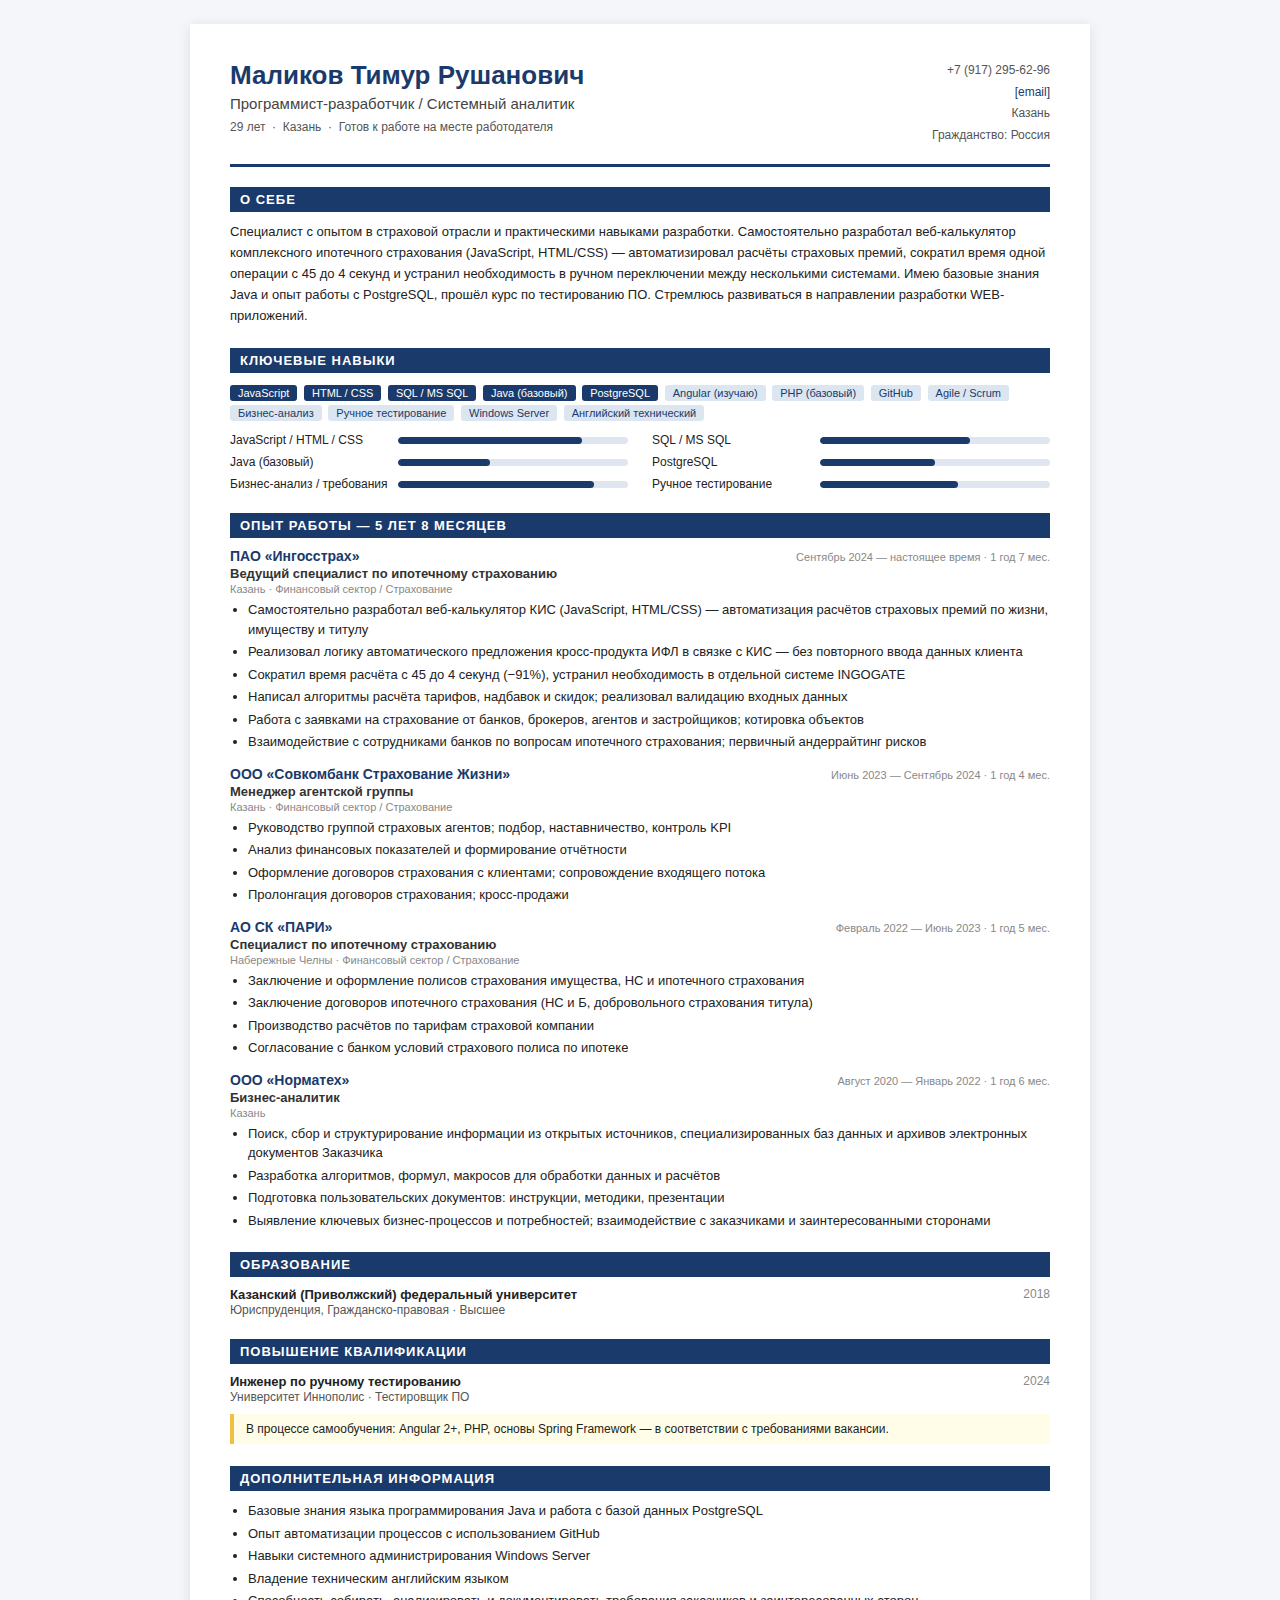
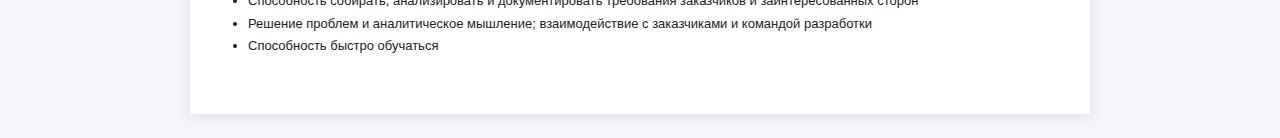
<file: Резюме-АК-БАРС-Мед.html>
<!DOCTYPE html>
<html lang="ru">
<head>
<meta charset="UTF-8">
<meta name="viewport" content="width=device-width, initial-scale=1.0">
<title>Резюме — Маликов Тимур Рушанович</title>
<style>
  * { box-sizing: border-box; margin: 0; padding: 0; }
  body { font-family: Arial, sans-serif; font-size: 13px; color: #222; background: #f4f6fa; }
  .page { max-width: 900px; margin: 24px auto; background: #fff; padding: 36px 40px; box-shadow: 0 2px 12px rgba(0,0,0,0.10); }
  .header { display: flex; justify-content: space-between; align-items: flex-start; border-bottom: 3px solid #1a3a6b; padding-bottom: 18px; margin-bottom: 20px; }
  .name { font-size: 26px; font-weight: bold; color: #1a3a6b; }
  .title { font-size: 15px; color: #444; margin-top: 4px; }
  .contacts { text-align: right; font-size: 12px; color: #555; line-height: 1.8; }
  .contacts a { color: #1a3a6b; text-decoration: none; }
  .section { margin-bottom: 22px; }
  .section-title { font-size: 13px; font-weight: bold; text-transform: uppercase; letter-spacing: 1px; color: #fff; background: #1a3a6b; padding: 5px 10px; margin-bottom: 10px; }
  .job { margin-bottom: 14px; }
  .job-header { display: flex; justify-content: space-between; align-items: baseline; }
  .company { font-size: 14px; font-weight: bold; color: #1a3a6b; }
  .period { font-size: 11px; color: #888; }
  .position { font-size: 13px; font-weight: bold; color: #333; margin: 2px 0; }
  .location { font-size: 11px; color: #888; margin-bottom: 5px; }
  ul { padding-left: 18px; }
  li { margin-bottom: 3px; line-height: 1.5; }
  .skills-grid { display: grid; grid-template-columns: 1fr 1fr; gap: 8px 24px; }
  .skill-row { display: flex; align-items: center; gap: 8px; }
  .skill-name { min-width: 160px; font-size: 12px; }
  .skill-bar { flex: 1; height: 7px; background: #e0e6f0; border-radius: 4px; overflow: hidden; }
  .skill-fill { height: 100%; background: #1a3a6b; border-radius: 4px; }
  .tag { display: inline-block; background: #dce6f1; color: #1a3a6b; border-radius: 3px; padding: 2px 8px; font-size: 11px; margin: 2px 3px 2px 0; }
  .tag.highlight { background: #1a3a6b; color: #fff; }
  .edu-row { display: flex; justify-content: space-between; }
  .note { background: #fffde7; border-left: 4px solid #f0c040; padding: 8px 12px; font-size: 12px; margin-top: 10px; }
  @media print { body { background: #fff; } .page { box-shadow: none; margin: 0; padding: 20px; } }
</style>
</head>
<body>
<div class="page">

  <!-- ШАПКА -->
  <div class="header">
    <div>
      <div class="name">Маликов Тимур Рушанович</div>
      <div class="title">Программист-разработчик / Системный аналитик</div>
      <div style="margin-top:8px; font-size:12px; color:#555;">
        29 лет &nbsp;·&nbsp; Казань &nbsp;·&nbsp; Готов к работе на месте работодателя
      </div>
    </div>
    <div class="contacts">
      <div>+7 (917) 295-62-96</div>
      <div><a href="mailto:[email]">[email]</a></div>
      <div>Казань</div>
      <div>Гражданство: Россия</div>
    </div>
  </div>

  <!-- О СЕБЕ -->
  <div class="section">
    <div class="section-title">О себе</div>
    <p style="line-height:1.6;">
      Специалист с опытом в страховой отрасли и практическими навыками разработки. Самостоятельно разработал веб-калькулятор комплексного ипотечного страхования (JavaScript, HTML/CSS) — автоматизировал расчёты страховых премий, сократил время одной операции с 45 до 4 секунд и устранил необходимость в ручном переключении между несколькими системами. Имею базовые знания Java и опыт работы с PostgreSQL, прошёл курс по тестированию ПО. Стремлюсь развиваться в направлении разработки WEB-приложений.
    </p>
  </div>

  <!-- КЛЮЧЕВЫЕ НАВЫКИ -->
  <div class="section">
    <div class="section-title">Ключевые навыки</div>
    <div style="margin-bottom:10px;">
      <span class="tag highlight">JavaScript</span>
      <span class="tag highlight">HTML / CSS</span>
      <span class="tag highlight">SQL / MS SQL</span>
      <span class="tag highlight">Java (базовый)</span>
      <span class="tag highlight">PostgreSQL</span>
      <span class="tag">Angular (изучаю)</span>
      <span class="tag">PHP (базовый)</span>
      <span class="tag">GitHub</span>
      <span class="tag">Agile / Scrum</span>
      <span class="tag">Бизнес-анализ</span>
      <span class="tag">Ручное тестирование</span>
      <span class="tag">Windows Server</span>
      <span class="tag">Английский технический</span>
    </div>
    <div class="skills-grid">
      <div class="skill-row"><span class="skill-name">JavaScript / HTML / CSS</span><div class="skill-bar"><div class="skill-fill" style="width:80%"></div></div></div>
      <div class="skill-row"><span class="skill-name">SQL / MS SQL</span><div class="skill-bar"><div class="skill-fill" style="width:65%"></div></div></div>
      <div class="skill-row"><span class="skill-name">Java (базовый)</span><div class="skill-bar"><div class="skill-fill" style="width:40%"></div></div></div>
      <div class="skill-row"><span class="skill-name">PostgreSQL</span><div class="skill-bar"><div class="skill-fill" style="width:50%"></div></div></div>
      <div class="skill-row"><span class="skill-name">Бизнес-анализ / требования</span><div class="skill-bar"><div class="skill-fill" style="width:85%"></div></div></div>
      <div class="skill-row"><span class="skill-name">Ручное тестирование</span><div class="skill-bar"><div class="skill-fill" style="width:60%"></div></div></div>
    </div>
  </div>

  <!-- ОПЫТ РАБОТЫ -->
  <div class="section">
    <div class="section-title">Опыт работы — 5 лет 8 месяцев</div>

    <div class="job">
      <div class="job-header">
        <div class="company">ПАО «Ингосстрах»</div>
        <div class="period">Сентябрь 2024 — настоящее время · 1 год 7 мес.</div>
      </div>
      <div class="position">Ведущий специалист по ипотечному страхованию</div>
      <div class="location">Казань · Финансовый сектор / Страхование</div>
      <ul>
        <li>Самостоятельно разработал веб-калькулятор КИС (JavaScript, HTML/CSS) — автоматизация расчётов страховых премий по жизни, имуществу и титулу</li>
        <li>Реализовал логику автоматического предложения кросс-продукта ИФЛ в связке с КИС — без повторного ввода данных клиента</li>
        <li>Сократил время расчёта с 45 до 4 секунд (−91%), устранил необходимость в отдельной системе INGOGATE</li>
        <li>Написал алгоритмы расчёта тарифов, надбавок и скидок; реализовал валидацию входных данных</li>
        <li>Работа с заявками на страхование от банков, брокеров, агентов и застройщиков; котировка объектов</li>
        <li>Взаимодействие с сотрудниками банков по вопросам ипотечного страхования; первичный андеррайтинг рисков</li>
      </ul>
    </div>

    <div class="job">
      <div class="job-header">
        <div class="company">ООО «Совкомбанк Страхование Жизни»</div>
        <div class="period">Июнь 2023 — Сентябрь 2024 · 1 год 4 мес.</div>
      </div>
      <div class="position">Менеджер агентской группы</div>
      <div class="location">Казань · Финансовый сектор / Страхование</div>
      <ul>
        <li>Руководство группой страховых агентов; подбор, наставничество, контроль KPI</li>
        <li>Анализ финансовых показателей и формирование отчётности</li>
        <li>Оформление договоров страхования с клиентами; сопровождение входящего потока</li>
        <li>Пролонгация договоров страхования; кросс-продажи</li>
      </ul>
    </div>

    <div class="job">
      <div class="job-header">
        <div class="company">АО СК «ПАРИ»</div>
        <div class="period">Февраль 2022 — Июнь 2023 · 1 год 5 мес.</div>
      </div>
      <div class="position">Специалист по ипотечному страхованию</div>
      <div class="location">Набережные Челны · Финансовый сектор / Страхование</div>
      <ul>
        <li>Заключение и оформление полисов страхования имущества, НС и ипотечного страхования</li>
        <li>Заключение договоров ипотечного страхования (НС и Б, добровольного страхования титула)</li>
        <li>Производство расчётов по тарифам страховой компании</li>
        <li>Согласование с банком условий страхового полиса по ипотеке</li>
      </ul>
    </div>

    <div class="job">
      <div class="job-header">
        <div class="company">ООО «Норматех»</div>
        <div class="period">Август 2020 — Январь 2022 · 1 год 6 мес.</div>
      </div>
      <div class="position">Бизнес-аналитик</div>
      <div class="location">Казань</div>
      <ul>
        <li>Поиск, сбор и структурирование информации из открытых источников, специализированных баз данных и архивов электронных документов Заказчика</li>
        <li>Разработка алгоритмов, формул, макросов для обработки данных и расчётов</li>
        <li>Подготовка пользовательских документов: инструкции, методики, презентации</li>
        <li>Выявление ключевых бизнес-процессов и потребностей; взаимодействие с заказчиками и заинтересованными сторонами</li>
      </ul>
    </div>
  </div>

  <!-- ОБРАЗОВАНИЕ -->
  <div class="section">
    <div class="section-title">Образование</div>
    <div class="edu-row">
      <div>
        <strong>Казанский (Приволжский) федеральный университет</strong><br>
        <span style="font-size:12px; color:#555;">Юриспруденция, Гражданско-правовая · Высшее</span>
      </div>
      <div style="font-size:12px; color:#888;">2018</div>
    </div>
  </div>

  <!-- КУРСЫ -->
  <div class="section">
    <div class="section-title">Повышение квалификации</div>
    <div class="edu-row" style="margin-bottom:6px;">
      <div>
        <strong>Инженер по ручному тестированию</strong><br>
        <span style="font-size:12px; color:#555;">Университет Иннополис · Тестировщик ПО</span>
      </div>
      <div style="font-size:12px; color:#888;">2024</div>
    </div>
    <div class="note">
      В процессе самообучения: Angular 2+, PHP, основы Spring Framework — в соответствии с требованиями вакансии.
    </div>
  </div>

  <!-- ДОПОЛНИТЕЛЬНО -->
  <div class="section">
    <div class="section-title">Дополнительная информация</div>
    <ul>
      <li>Базовые знания языка программирования Java и работа с базой данных PostgreSQL</li>
      <li>Опыт автоматизации процессов с использованием GitHub</li>
      <li>Навыки системного администрирования Windows Server</li>
      <li>Владение техническим английским языком</li>
      <li>Способность собирать, анализировать и документировать требования заказчиков и заинтересованных сторон</li>
      <li>Решение проблем и аналитическое мышление; взаимодействие с заказчиками и командой разработки</li>
      <li>Способность быстро обучаться</li>
    </ul>
  </div>

</div>
</body>
</html>
</file>
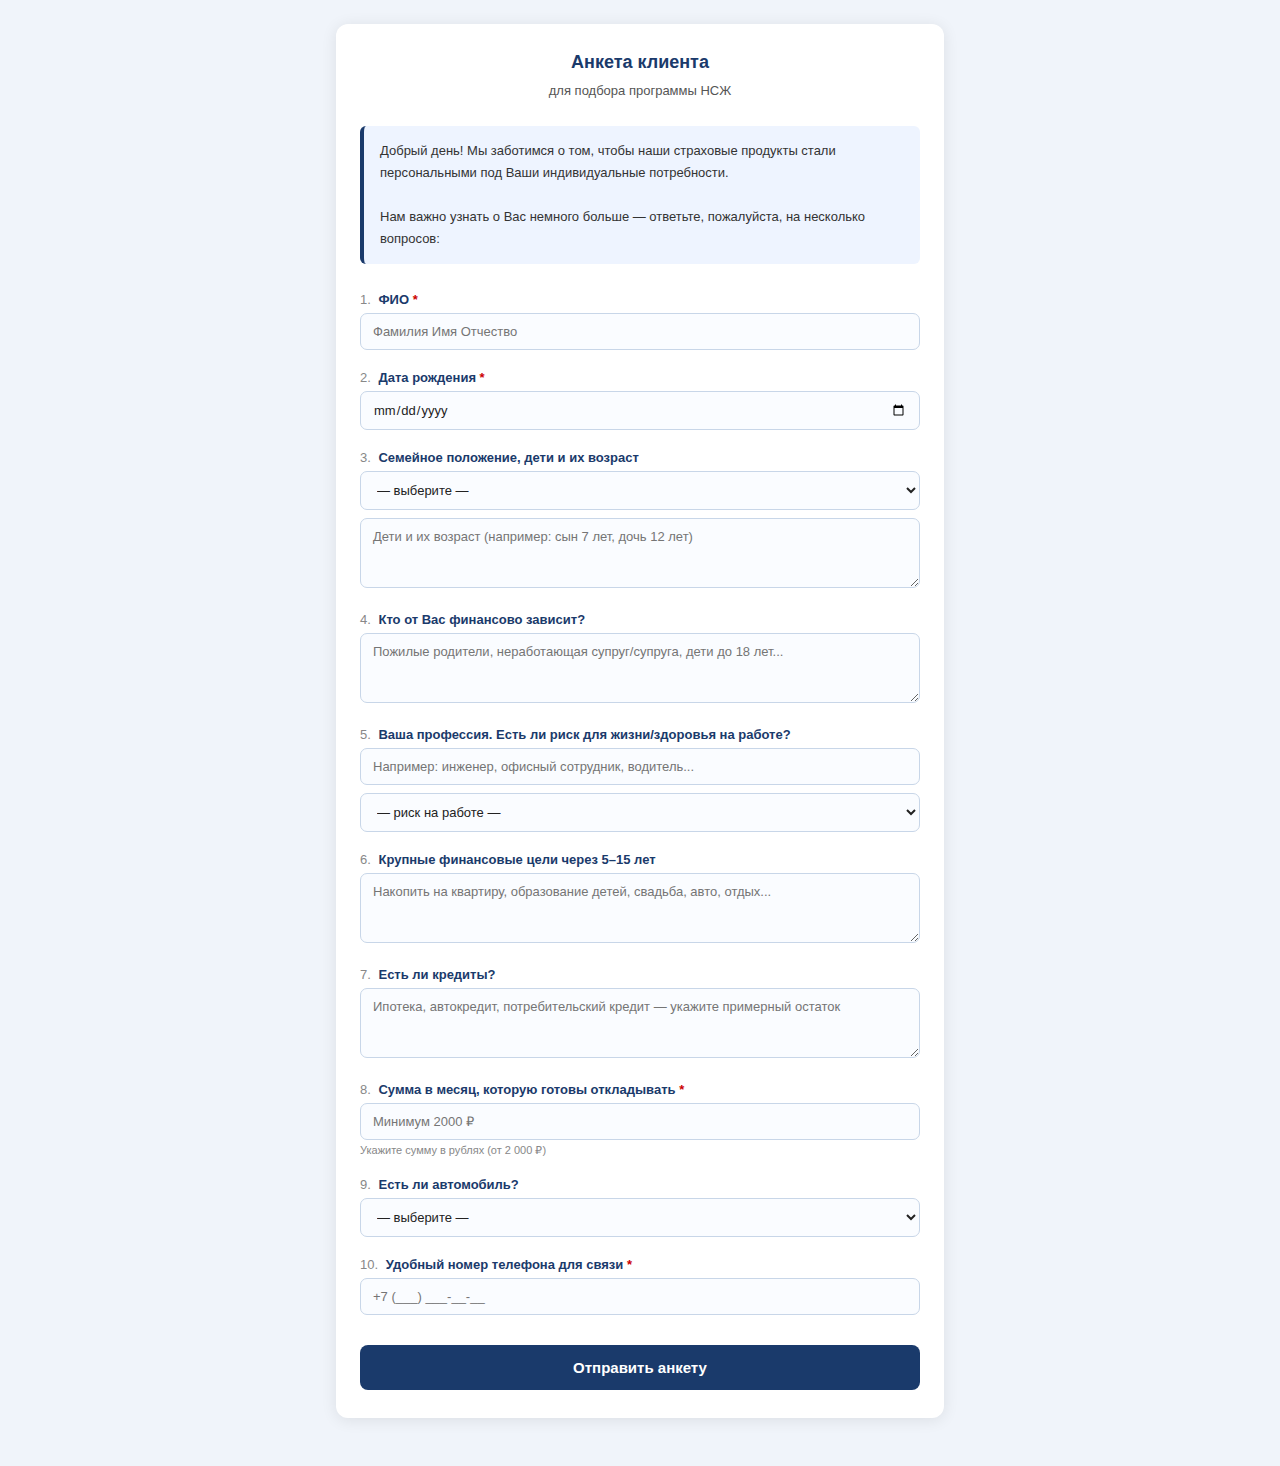
<file: anketa/anketa.html>
<!DOCTYPE html>
<html lang="ru">
<head>
<meta charset="UTF-8">
<meta name="viewport" content="width=device-width, initial-scale=1.0">
<title>Анкета клиента — НСЖ</title>
<style>
  * { box-sizing: border-box; margin: 0; padding: 0; }
  body { font-family: Arial, sans-serif; background: #f0f4fa; color: #222; }
  .wrap { max-width: 640px; margin: 0 auto; padding: 24px 16px 48px; }
  .logo { text-align: center; margin-bottom: 20px; }
  .logo img { height: 48px; }
  .card { background: #fff; border-radius: 12px; padding: 28px 24px; box-shadow: 0 2px 16px rgba(0,0,0,0.09); }
  h1 { font-size: 18px; color: #1a3a6b; text-align: center; margin-bottom: 8px; }
  .subtitle { font-size: 13px; color: #555; text-align: center; margin-bottom: 24px; line-height: 1.6; }
  .greeting { background: #eef4ff; border-left: 4px solid #1a3a6b; padding: 14px 16px; border-radius: 6px; font-size: 13px; color: #333; line-height: 1.7; margin-bottom: 28px; }
  .field { margin-bottom: 20px; }
  label { display: block; font-size: 13px; font-weight: bold; color: #1a3a6b; margin-bottom: 6px; }
  .q-num { color: #888; font-weight: normal; margin-right: 4px; }
  input[type="text"], input[type="date"], input[type="tel"], input[type="number"], textarea, select {
    width: 100%; padding: 10px 12px; border: 1px solid #c8d6e8; border-radius: 7px;
    font-size: 13px; font-family: Arial, sans-serif; color: #222; background: #fafcff;
    transition: border 0.2s;
  }
  input:focus, textarea:focus, select:focus { outline: none; border-color: #1a3a6b; background: #fff; }
  textarea { resize: vertical; min-height: 70px; }
  .hint { font-size: 11px; color: #888; margin-top: 4px; }
  .btn { width: 100%; padding: 14px; background: #1a3a6b; color: #fff; border: none;
    border-radius: 8px; font-size: 15px; font-weight: bold; cursor: pointer; margin-top: 10px; }
  .btn:hover { background: #14305a; }
  .success { display: none; text-align: center; padding: 32px 16px; }
  .success .icon { font-size: 56px; margin-bottom: 12px; }
  .success h2 { color: #1a3a6b; margin-bottom: 8px; }
  .success p { color: #555; font-size: 13px; }
  .required { color: #c00; }
</style>
</head>
<body>
<div class="wrap">
  <div class="card" id="form-card">
    <h1>Анкета клиента</h1>
    <div class="subtitle">для подбора программы НСЖ</div>

    <div class="greeting">
      Добрый день! Мы заботимся о том, чтобы наши страховые продукты стали персональными под Ваши индивидуальные потребности.<br><br>
      Нам важно узнать о Вас немного больше — ответьте, пожалуйста, на несколько вопросов:
    </div>

    <form id="anketa-form">

      <div class="field">
        <label><span class="q-num">1.</span> ФИО <span class="required">*</span></label>
        <input type="text" id="fio" placeholder="Фамилия Имя Отчество" required>
      </div>

      <div class="field">
        <label><span class="q-num">2.</span> Дата рождения <span class="required">*</span></label>
        <input type="date" id="dob" required>
      </div>

      <div class="field">
        <label><span class="q-num">3.</span> Семейное положение, дети и их возраст</label>
        <select id="family-status">
          <option value="">— выберите —</option>
          <option>Холост / Не замужем</option>
          <option>Женат / Замужем</option>
          <option>Разведён / Разведена</option>
          <option>Вдовец / Вдова</option>
        </select>
        <textarea id="children" placeholder="Дети и их возраст (например: сын 7 лет, дочь 12 лет)" style="margin-top:8px;"></textarea>
      </div>

      <div class="field">
        <label><span class="q-num">4.</span> Кто от Вас финансово зависит?</label>
        <textarea id="dependents" placeholder="Пожилые родители, неработающая супруг/супруга, дети до 18 лет..."></textarea>
      </div>

      <div class="field">
        <label><span class="q-num">5.</span> Ваша профессия. Есть ли риск для жизни/здоровья на работе?</label>
        <input type="text" id="profession" placeholder="Например: инженер, офисный сотрудник, водитель...">
        <select id="risk" style="margin-top:8px;">
          <option value="">— риск на работе —</option>
          <option>Нет риска</option>
          <option>Умеренный риск</option>
          <option>Высокий риск</option>
        </select>
      </div>

      <div class="field">
        <label><span class="q-num">6.</span> Крупные финансовые цели через 5–15 лет</label>
        <textarea id="goals" placeholder="Накопить на квартиру, образование детей, свадьба, авто, отдых..."></textarea>
      </div>

      <div class="field">
        <label><span class="q-num">7.</span> Есть ли кредиты?</label>
        <textarea id="credits" placeholder="Ипотека, автокредит, потребительский кредит — укажите примерный остаток"></textarea>
      </div>

      <div class="field">
        <label><span class="q-num">8.</span> Сумма в месяц, которую готовы откладывать <span class="required">*</span></label>
        <input type="number" id="monthly" placeholder="Минимум 2000 ₽" min="2000" required>
        <div class="hint">Укажите сумму в рублях (от 2 000 ₽)</div>
      </div>

      <div class="field">
        <label><span class="q-num">9.</span> Есть ли автомобиль?</label>
        <select id="car">
          <option value="">— выберите —</option>
          <option>Да</option>
          <option>Нет</option>
        </select>
      </div>

      <div class="field">
        <label><span class="q-num">10.</span> Удобный номер телефона для связи <span class="required">*</span></label>
        <input type="tel" id="phone" placeholder="+7 (___) ___-__-__" required>
      </div>

      <button type="submit" class="btn">Отправить анкету</button>
    </form>
  </div>

  <div class="success" id="success-block">
    <div class="icon">✅</div>
    <h2>Спасибо!</h2>
    <p>Ваша анкета сохранена.<br>Мы свяжемся с Вами в ближайшее время.</p>
  </div>
</div>

<script>
document.getElementById('anketa-form').addEventListener('submit', function(e) {
  e.preventDefault();

  const fio = document.getElementById('fio').value.trim();
  if (!fio) { alert('Пожалуйста, укажите ФИО'); return; }

  const monthly = parseInt(document.getElementById('monthly').value);
  if (monthly < 2000) { alert('Минимальная сумма — 2 000 ₽'); return; }

  const data = {
    savedAt: new Date().toLocaleString('ru-RU'),
    fio: fio,
    dob: document.getElementById('dob').value,
    familyStatus: document.getElementById('family-status').value,
    children: document.getElementById('children').value.trim(),
    dependents: document.getElementById('dependents').value.trim(),
    profession: document.getElementById('profession').value.trim(),
    risk: document.getElementById('risk').value,
    goals: document.getElementById('goals').value.trim(),
    credits: document.getElementById('credits').value.trim(),
    monthly: document.getElementById('monthly').value,
    car: document.getElementById('car').value,
    phone: document.getElementById('phone').value.trim()
  };

  // Сохраняем в localStorage по ФИО
  const key = 'anketa_' + fio.replace(/\s+/g, '_');
  const all = JSON.parse(localStorage.getItem('ankety') || '[]');
  // Обновляем если уже есть, иначе добавляем
  const idx = all.findIndex(a => a.fio === fio);
  if (idx >= 0) all[idx] = data; else all.push(data);
  localStorage.setItem('ankety', JSON.stringify(all));
  localStorage.setItem(key, JSON.stringify(data));

  document.getElementById('form-card').style.display = 'none';
  document.getElementById('success-block').style.display = 'block';
});
</script>
</body>
</html>
</file>
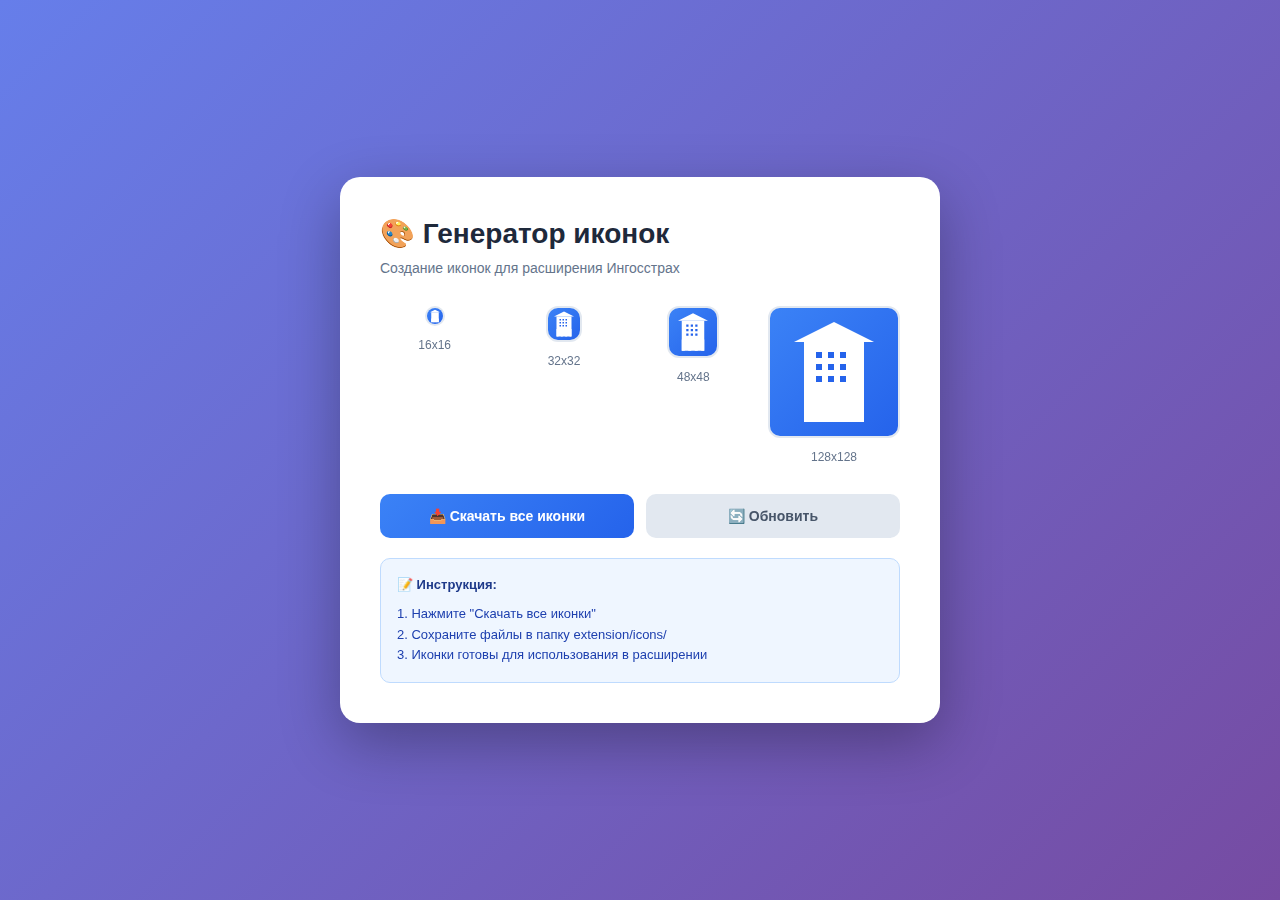
<file: extension/create-icons.html>
<!DOCTYPE html>
<html lang="ru">
<head>
  <meta charset="UTF-8">
  <meta name="viewport" content="width=device-width, initial-scale=1.0">
  <title>Генератор иконок для расширения</title>
  <style>
    * {
      margin: 0;
      padding: 0;
      box-sizing: border-box;
    }
    
    body {
      font-family: -apple-system, BlinkMacSystemFont, 'Segoe UI', Arial, sans-serif;
      background: linear-gradient(135deg, #667eea 0%, #764ba2 100%);
      min-height: 100vh;
      display: flex;
      align-items: center;
      justify-content: center;
      padding: 20px;
    }
    
    .container {
      background: white;
      border-radius: 20px;
      padding: 40px;
      max-width: 600px;
      box-shadow: 0 20px 60px rgba(0, 0, 0, 0.3);
    }
    
    h1 {
      color: #1e293b;
      margin-bottom: 10px;
      font-size: 28px;
    }
    
    .subtitle {
      color: #64748b;
      margin-bottom: 30px;
      font-size: 14px;
    }
    
    .preview-grid {
      display: grid;
      grid-template-columns: repeat(4, 1fr);
      gap: 20px;
      margin-bottom: 30px;
    }
    
    .preview-item {
      text-align: center;
    }
    
    .preview-canvas {
      border: 2px solid #e2e8f0;
      border-radius: 12px;
      margin-bottom: 8px;
      background: #f8fafc;
    }
    
    .preview-label {
      font-size: 12px;
      color: #64748b;
      font-weight: 500;
    }
    
    .button-group {
      display: flex;
      gap: 12px;
      margin-top: 20px;
    }
    
    button {
      flex: 1;
      padding: 14px 24px;
      border: none;
      border-radius: 10px;
      font-size: 14px;
      font-weight: 600;
      cursor: pointer;
      transition: all 0.2s ease;
    }
    
    .btn-primary {
      background: linear-gradient(135deg, #3b82f6, #2563eb);
      color: white;
    }
    
    .btn-primary:hover {
      transform: translateY(-2px);
      box-shadow: 0 8px 20px rgba(59, 130, 246, 0.3);
    }
    
    .btn-secondary {
      background: #e2e8f0;
      color: #475569;
    }
    
    .btn-secondary:hover {
      background: #cbd5e1;
    }
    
    .info {
      background: #eff6ff;
      border: 1px solid #bfdbfe;
      border-radius: 10px;
      padding: 16px;
      margin-top: 20px;
      font-size: 13px;
      color: #1e40af;
      line-height: 1.6;
    }
    
    .info strong {
      display: block;
      margin-bottom: 8px;
      color: #1e3a8a;
    }
  </style>
</head>
<body>
  <div class="container">
    <h1>🎨 Генератор иконок</h1>
    <p class="subtitle">Создание иконок для расширения Ингосстрах</p>
    
    <div class="preview-grid">
      <div class="preview-item">
        <canvas id="canvas16" class="preview-canvas" width="16" height="16"></canvas>
        <div class="preview-label">16x16</div>
      </div>
      <div class="preview-item">
        <canvas id="canvas32" class="preview-canvas" width="32" height="32"></canvas>
        <div class="preview-label">32x32</div>
      </div>
      <div class="preview-item">
        <canvas id="canvas48" class="preview-canvas" width="48" height="48"></canvas>
        <div class="preview-label">48x48</div>
      </div>
      <div class="preview-item">
        <canvas id="canvas128" class="preview-canvas" width="128" height="128"></canvas>
        <div class="preview-label">128x128</div>
      </div>
    </div>
    
    <div class="button-group">
      <button class="btn-primary" onclick="downloadAll()">📥 Скачать все иконки</button>
      <button class="btn-secondary" onclick="regenerate()">🔄 Обновить</button>
    </div>
    
    <div class="info">
      <strong>📝 Инструкция:</strong>
      1. Нажмите "Скачать все иконки"<br>
      2. Сохраните файлы в папку extension/icons/<br>
      3. Иконки готовы для использования в расширении
    </div>
  </div>

  <script>
    // Генерация иконок
    function generateIcon(size) {
      const canvas = document.getElementById(`canvas${size}`);
      const ctx = canvas.getContext('2d');
      
      // Очистка
      ctx.clearRect(0, 0, size, size);
      
      // Градиентный фон
      const gradient = ctx.createLinearGradient(0, 0, size, size);
      gradient.addColorStop(0, '#3b82f6');
      gradient.addColorStop(1, '#2563eb');
      ctx.fillStyle = gradient;
      ctx.fillRect(0, 0, size, size);
      
      // Иконка здания (упрощенная)
      ctx.fillStyle = 'white';
      
      const scale = size / 128;
      const centerX = size / 2;
      const centerY = size / 2;
      
      // Рисуем здание
      const buildingWidth = 60 * scale;
      const buildingHeight = 80 * scale;
      const buildingX = centerX - buildingWidth / 2;
      const buildingY = centerY - buildingHeight / 2 + 10 * scale;
      
      // Основа здания
      ctx.fillRect(buildingX, buildingY, buildingWidth, buildingHeight);
      
      // Крыша (треугольник)
      ctx.beginPath();
      ctx.moveTo(buildingX - 10 * scale, buildingY);
      ctx.lineTo(centerX, buildingY - 20 * scale);
      ctx.lineTo(buildingX + buildingWidth + 10 * scale, buildingY);
      ctx.closePath();
      ctx.fill();
      
      // Колонны
      const columnWidth = 8 * scale;
      const columnHeight = 30 * scale;
      const columnY = buildingY + buildingHeight - columnHeight;
      
      for (let i = 0; i < 4; i++) {
        const columnX = buildingX + (i * (buildingWidth - columnWidth) / 3);
        ctx.fillRect(columnX, columnY, columnWidth, columnHeight);
      }
      
      // Окна (только для больших иконок)
      if (size >= 32) {
        ctx.fillStyle = '#2563eb';
        const windowSize = 6 * scale;
        const windowSpacing = 12 * scale;
        const windowStartY = buildingY + 10 * scale;
        
        for (let row = 0; row < 3; row++) {
          for (let col = 0; col < 3; col++) {
            const windowX = buildingX + 12 * scale + col * windowSpacing;
            const windowY = windowStartY + row * windowSpacing;
            ctx.fillRect(windowX, windowY, windowSize, windowSize);
          }
        }
      }
      
      return canvas;
    }
    
    // Скачивание иконки
    function downloadIcon(size) {
      const canvas = document.getElementById(`canvas${size}`);
      const link = document.createElement('a');
      link.download = `icon${size}.png`;
      link.href = canvas.toDataURL('image/png');
      link.click();
    }
    
    // Скачивание всех иконок
    function downloadAll() {
      [16, 32, 48, 128].forEach((size, index) => {
        setTimeout(() => downloadIcon(size), index * 200);
      });
    }
    
    // Регенерация иконок
    function regenerate() {
      [16, 32, 48, 128].forEach(size => generateIcon(size));
    }
    
    // Инициализация
    regenerate();
  </script>
</body>
</html>
</file>
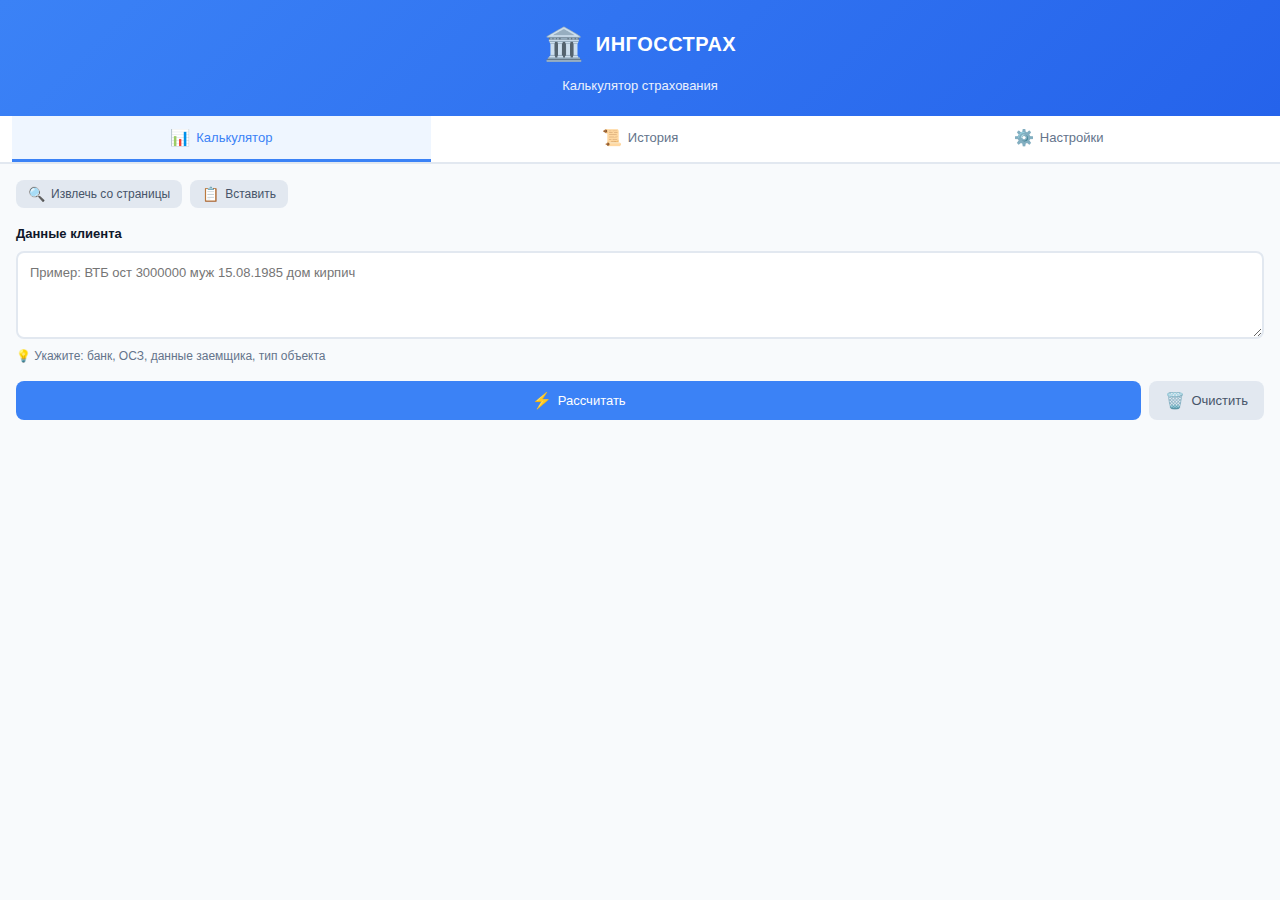
<file: extension/sidepanel.html>
<!DOCTYPE html>
<html lang="ru">
<head>
  <meta charset="UTF-8">
  <meta name="viewport" content="width=device-width, initial-scale=1.0">
  <title>Ингосстрах - Калькулятор</title>
  <link rel="stylesheet" href="sidepanel.css">
</head>
<body>
  <div class="sidepanel-container">
    <!-- Заголовок -->
    <header class="sidepanel-header">
      <div class="header-logo">
        <span class="logo-icon">🏛️</span>
        <h1>ИНГОССТРАХ</h1>
      </div>
      <p class="header-subtitle">Калькулятор страхования</p>
    </header>

    <!-- Вкладки -->
    <div class="tabs">
      <button class="tab-btn active" data-tab="calculator">
        <span>📊</span> Калькулятор
      </button>
      <button class="tab-btn" data-tab="history">
        <span>📜</span> История
      </button>
      <button class="tab-btn" data-tab="settings">
        <span>⚙️</span> Настройки
      </button>
    </div>

    <!-- Контент вкладок -->
    <div class="tab-content">
      <!-- Вкладка: Калькулятор -->
      <div id="calculator-tab" class="tab-pane active">
        <div class="calculator-section">
          <!-- Кнопки быстрых действий -->
          <div class="quick-actions">
            <button id="extract-btn" class="btn btn-secondary btn-sm">
              <span>🔍</span> Извлечь со страницы
            </button>
            <button id="paste-btn" class="btn btn-secondary btn-sm">
              <span>📋</span> Вставить
            </button>
          </div>

          <!-- Поле ввода -->
          <div class="input-group">
            <label for="client-input">Данные клиента</label>
            <textarea
              id="client-input"
              placeholder="Пример: ВТБ ост 3000000 муж 15.08.1985 дом кирпич"
              rows="4"
            ></textarea>
            <div class="input-hint">
              💡 Укажите: банк, ОСЗ, данные заемщика, тип объекта
            </div>
          </div>

          <!-- Кнопки расчета -->
          <div class="button-group">
            <button id="calculate-btn" class="btn btn-primary">
              <span>⚡</span> Рассчитать
            </button>
            <button id="clear-btn" class="btn btn-secondary">
              <span>🗑️</span> Очистить
            </button>
          </div>

          <!-- Результаты -->
          <div id="results-section" class="results-section" style="display: none;">
            <div class="results-header">
              <h3>💰 Результаты расчета</h3>
              <button id="copy-result-btn" class="btn btn-sm btn-secondary">
                <span>📋</span> Копировать
              </button>
            </div>
            <div id="results-content" class="results-content">
              <!-- Здесь будут результаты -->
            </div>
            <div class="results-actions">
              <button id="insert-result-btn" class="btn btn-secondary">
                <span>📝</span> Вставить на страницу
              </button>
              <button id="save-result-btn" class="btn btn-secondary">
                <span>💾</span> Сохранить в историю
              </button>
            </div>
          </div>
        </div>
      </div>

      <!-- Вкладка: История -->
      <div id="history-tab" class="tab-pane">
        <div class="history-section">
          <div class="history-header">
            <h3>📜 История расчетов</h3>
            <button id="clear-history-btn" class="btn btn-sm btn-secondary">
              <span>🗑️</span> Очистить
            </button>
          </div>
          <div id="history-list" class="history-list">
            <!-- Здесь будет список истории -->
          </div>
        </div>
      </div>

      <!-- Вкладка: Настройки -->
      <div id="settings-tab" class="tab-pane">
        <div class="settings-section">
          <h3>⚙️ Настройки</h3>
          
          <div class="setting-item">
            <label>
              <input type="checkbox" id="auto-extract" checked>
              <span>Автоматически извлекать данные со страницы</span>
            </label>
          </div>

          <div class="setting-item">
            <label>
              <input type="checkbox" id="auto-copy" checked>
              <span>Автоматически копировать результат</span>
            </label>
          </div>

          <div class="setting-item">
            <label>
              <input type="checkbox" id="show-floating-btn" checked>
              <span>Показывать плавающую кнопку на странице</span>
            </label>
          </div>

          <div class="setting-item">
            <label>
              <input type="checkbox" id="save-to-history" checked>
              <span>Сохранять расчеты в историю</span>
            </label>
          </div>

          <div class="setting-group">
            <h4>Горячие клавиши</h4>
            <div class="hotkey-list">
              <div class="hotkey-item">
                <span class="hotkey-label">Рассчитать из выделенного:</span>
                <kbd>Alt+Shift+C</kbd>
              </div>
              <div class="hotkey-item">
                <span class="hotkey-label">Открыть калькулятор:</span>
                <kbd>Alt+Shift+I</kbd>
              </div>
            </div>
          </div>

          <div class="setting-group">
            <h4>О расширении</h4>
            <p class="about-text">
              <strong>Ингосстрах - Калькулятор страхования</strong><br>
              Версия 1.0.0<br>
              Автоматический расчет ипотечного страхования
            </p>
          </div>
        </div>
      </div>
    </div>
  </div>

  <!-- Подключаем все модули калькулятора -->
  <script src="../config_banks.js"></script>
  <script src="../tariffs_life.js"></script>
  <script src="../tariffs_property.js"></script>
  <script src="../tariffs_ifl.js"></script>
  <script src="../parser.js"></script>
  <script src="../installment_calculator.js"></script>
  <script src="../calculator-utils.js"></script>
  <script src="../calculator-medical.js"></script>
  <script src="../calculator-validation.js"></script>
  <script src="../calculator-insurance-life.js"></script>
  <script src="../calculator-insurance-property.js"></script>
  <script src="../calculator-insurance-title.js"></script>
  <script src="../calculator-installment.js"></script>
  <script src="../calculator-main.js"></script>
  <script src="../calculator-variant2-helpers.js"></script>
  <script src="../calculator-variant2-constructor.js"></script>
  <script src="../calculator-variant2.js"></script>
  <script src="../calculator-variant3.js"></script>
  <script src="../calculator-variant2-ui.js"></script>
  
  <!-- Логика sidepanel -->
  <script src="sidepanel.js"></script>
  
  <!-- Контейнер для модального окна конструктора варианта 2 -->
  <div id="variant2-constructor-modal-container"></div>
</body>
</html>
</file>
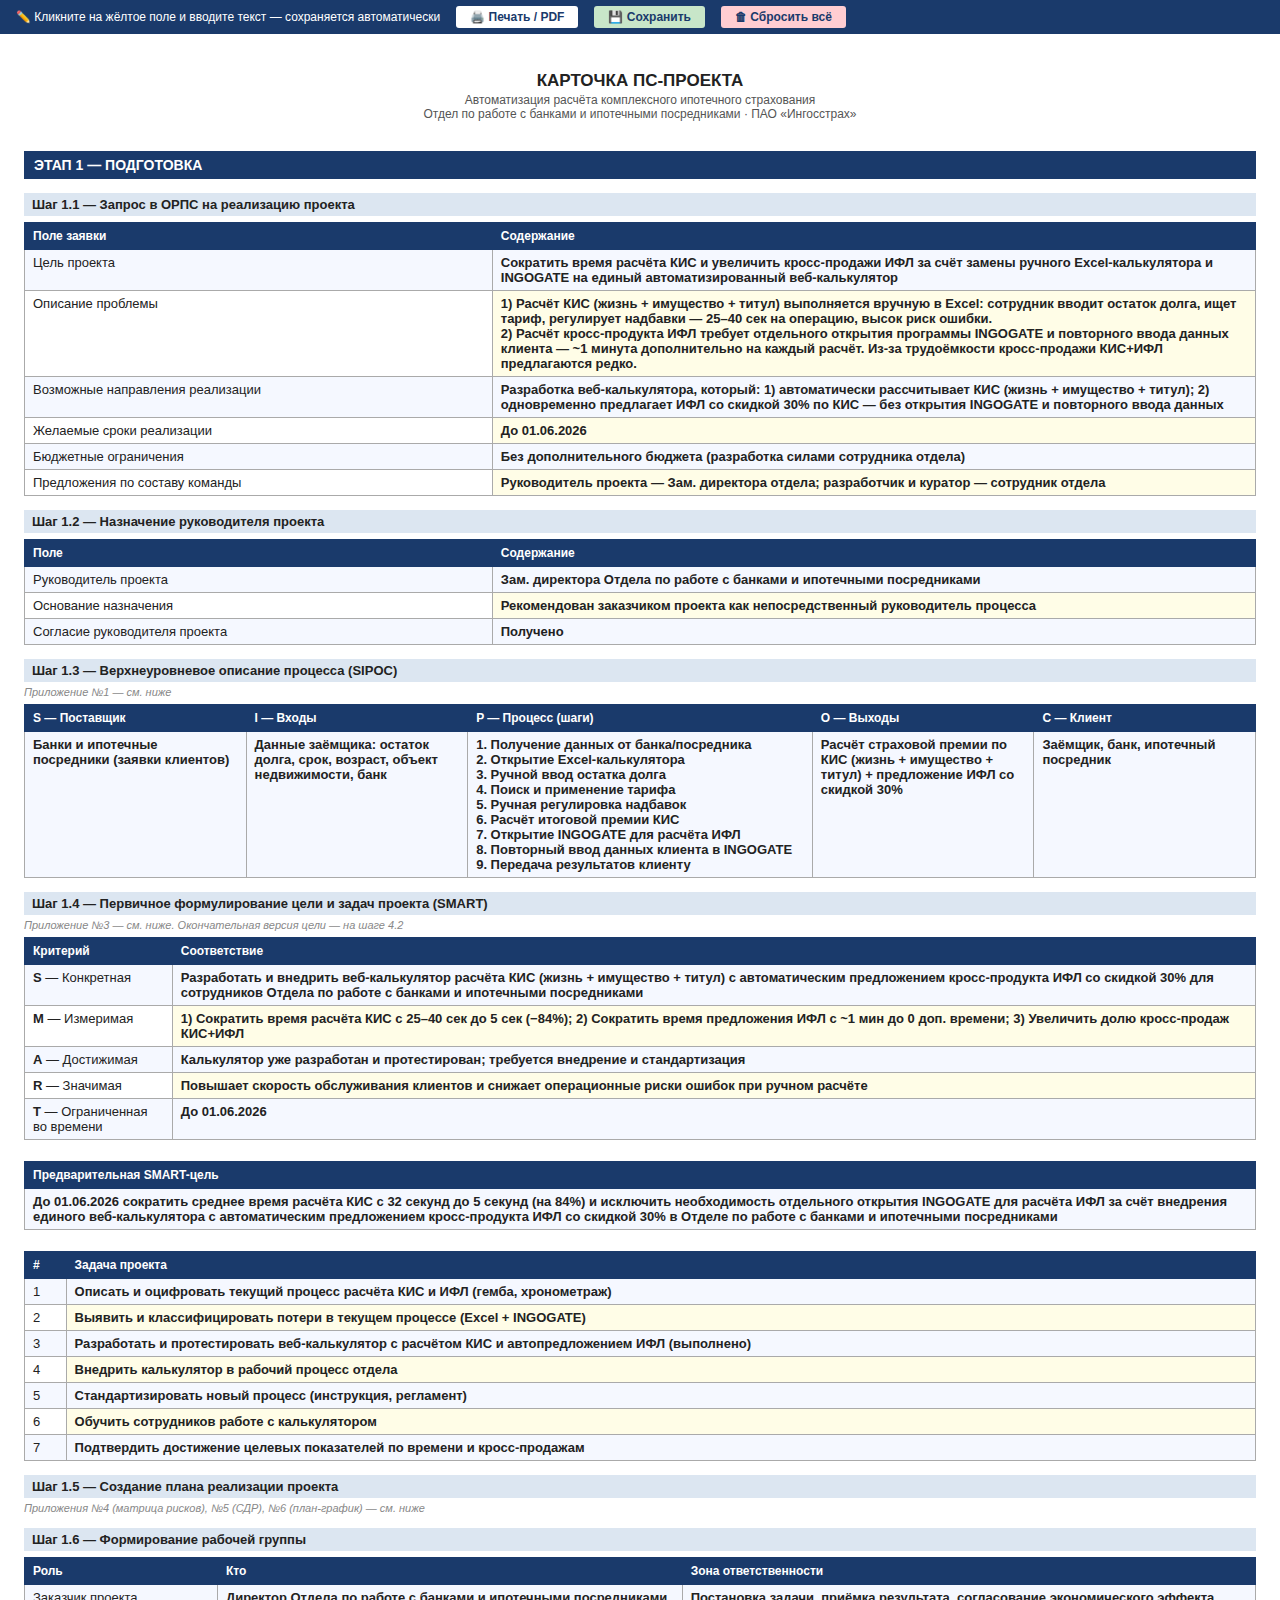
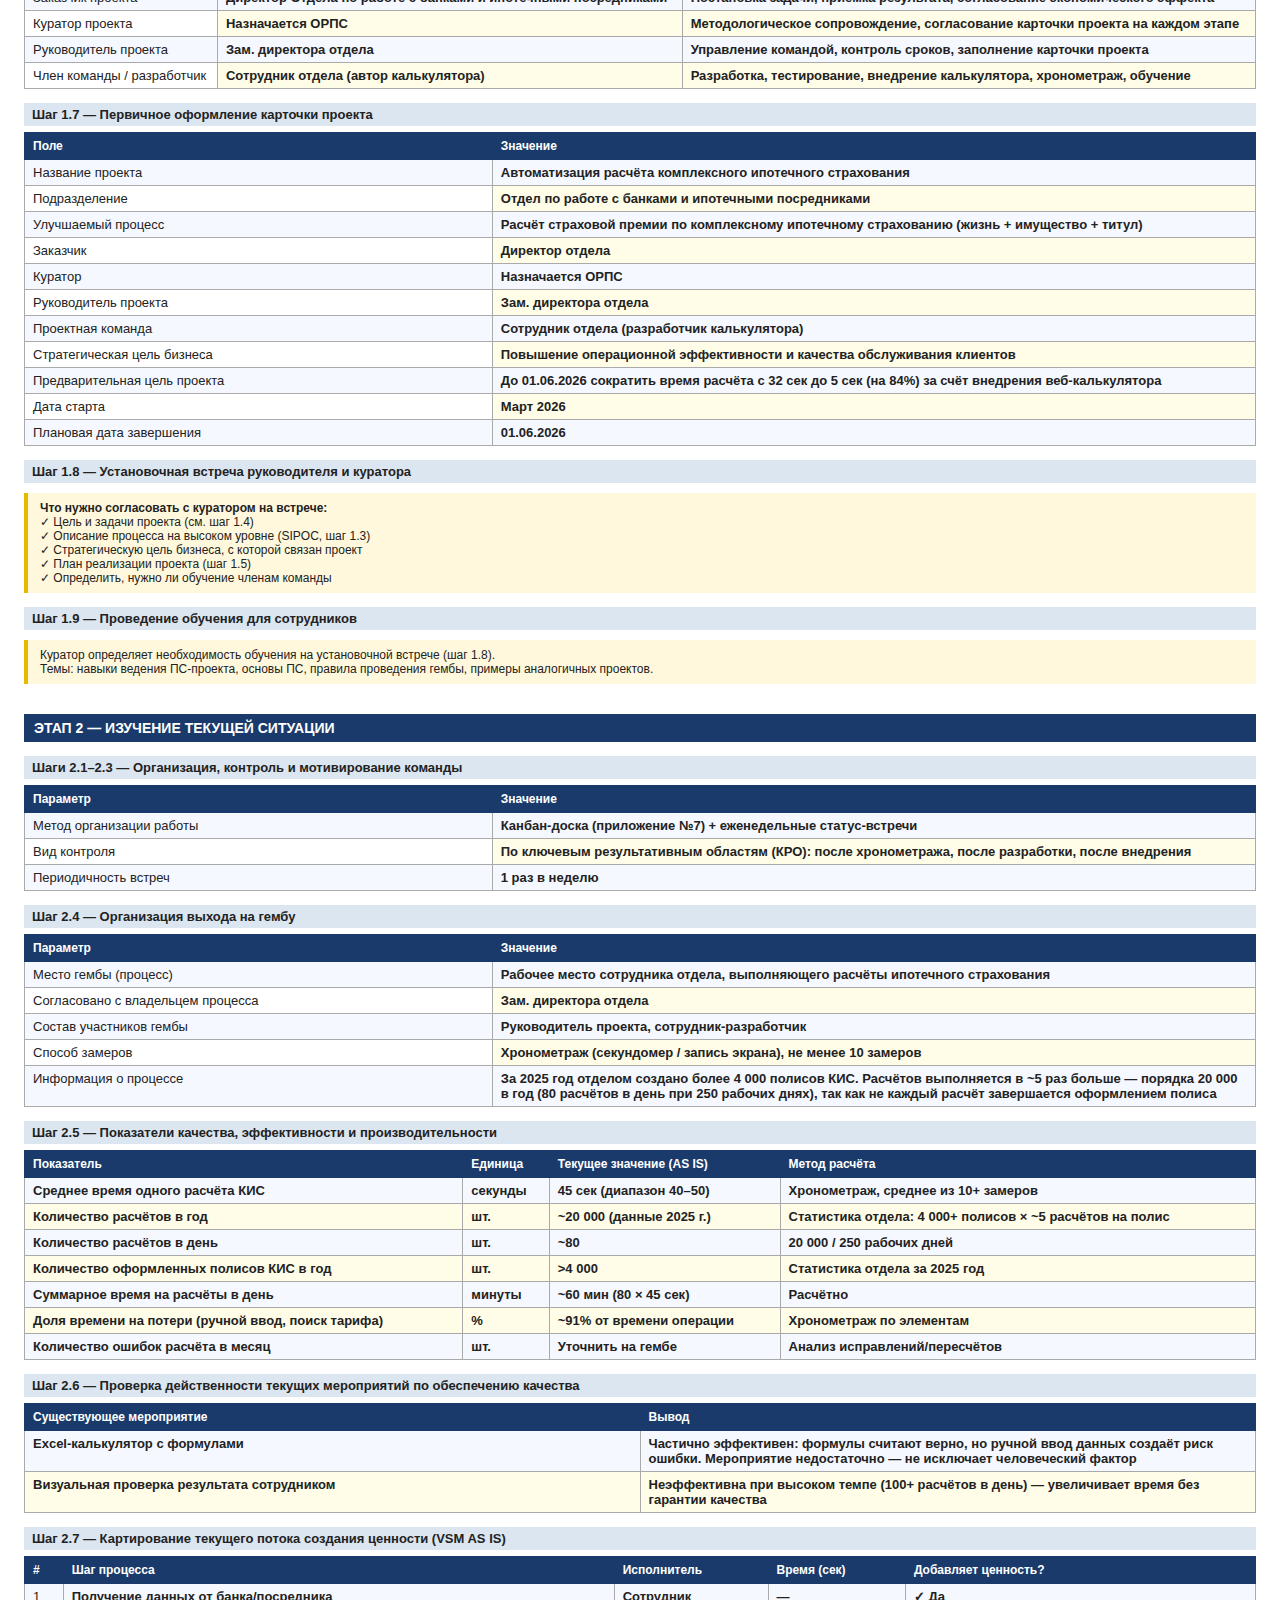
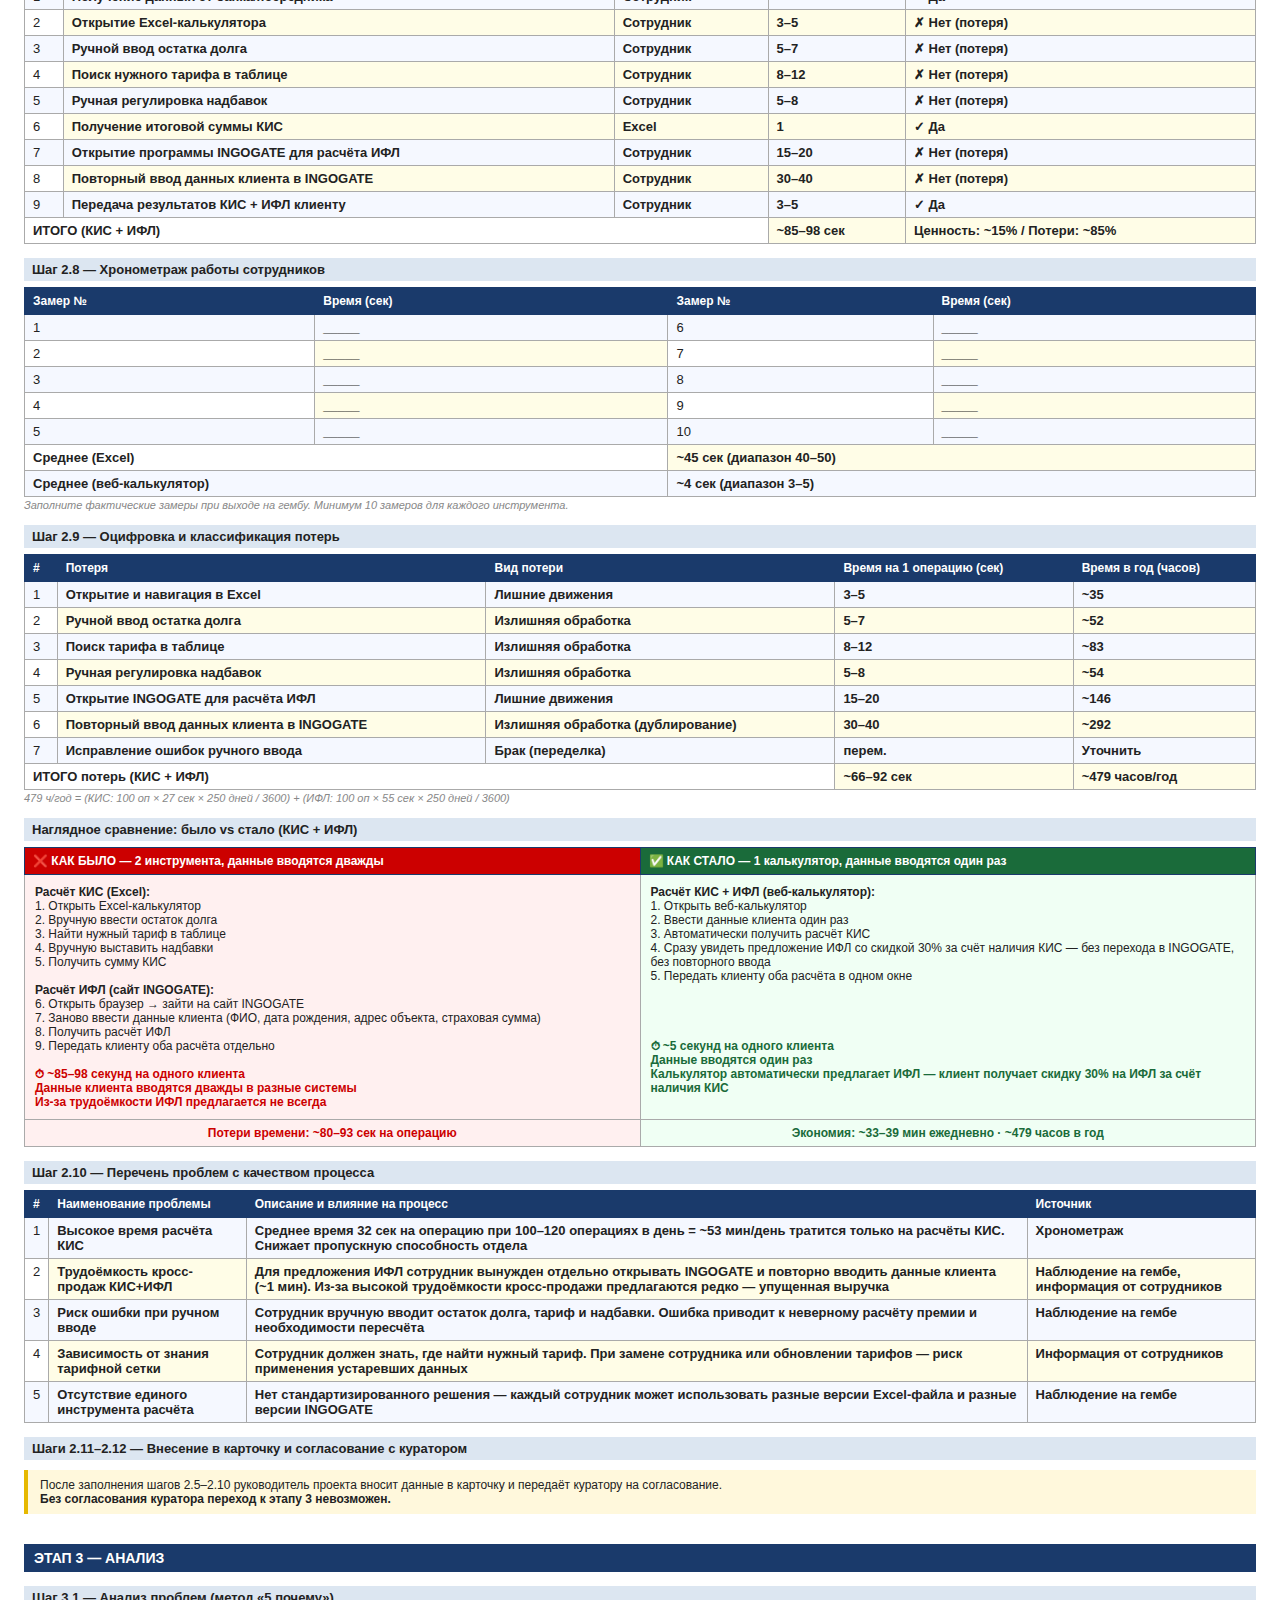
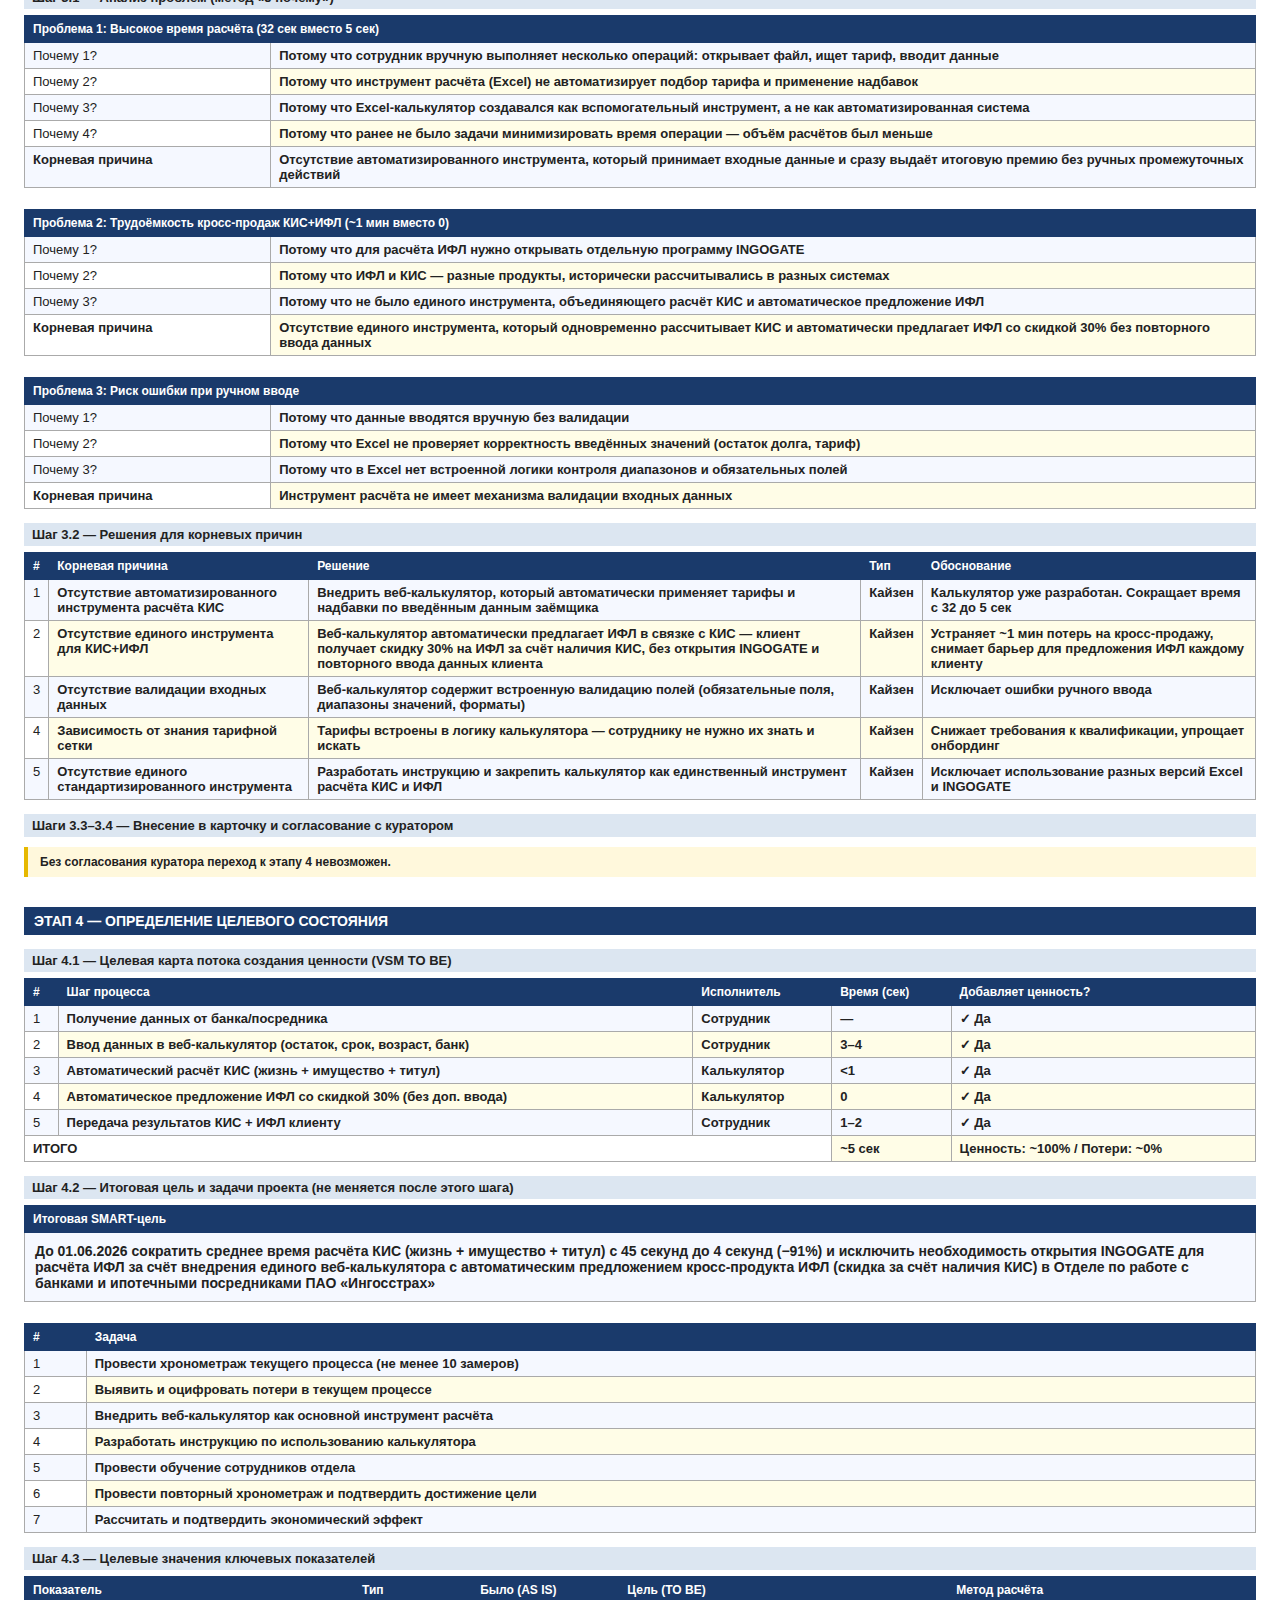
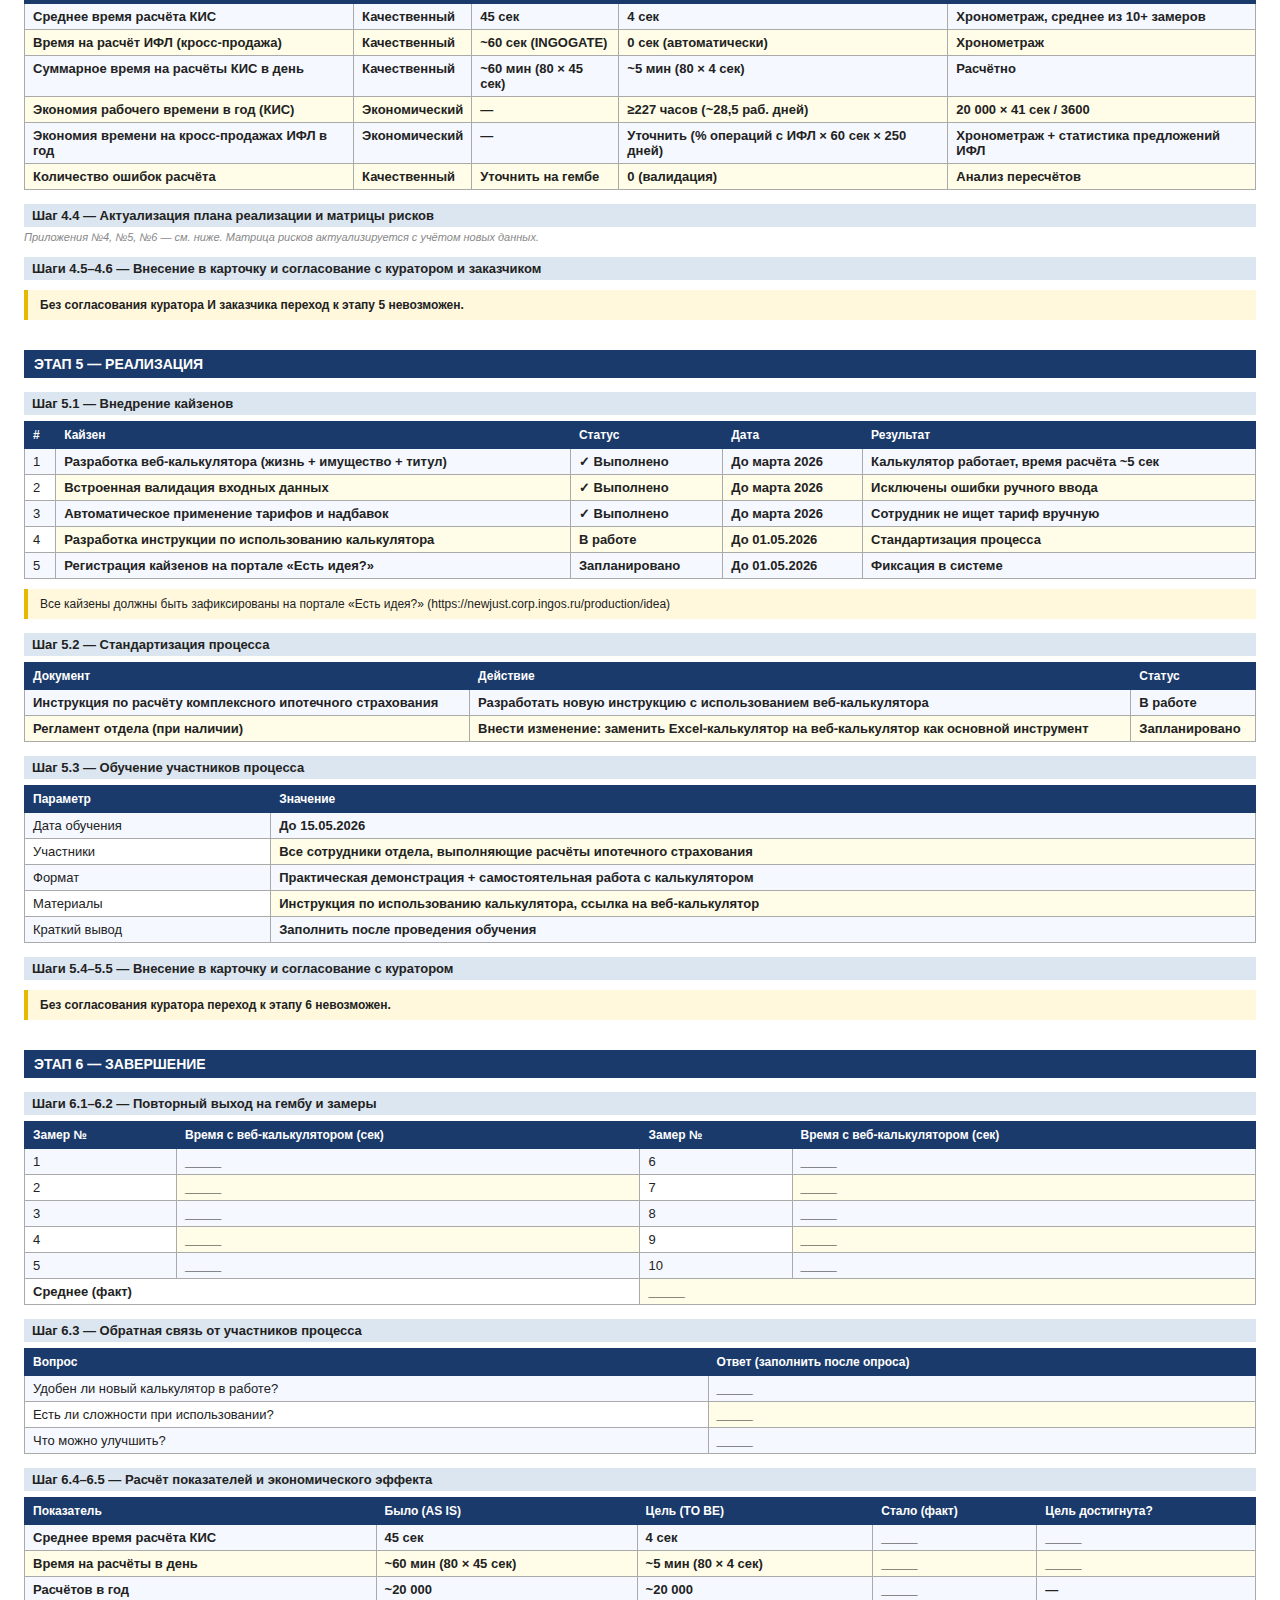
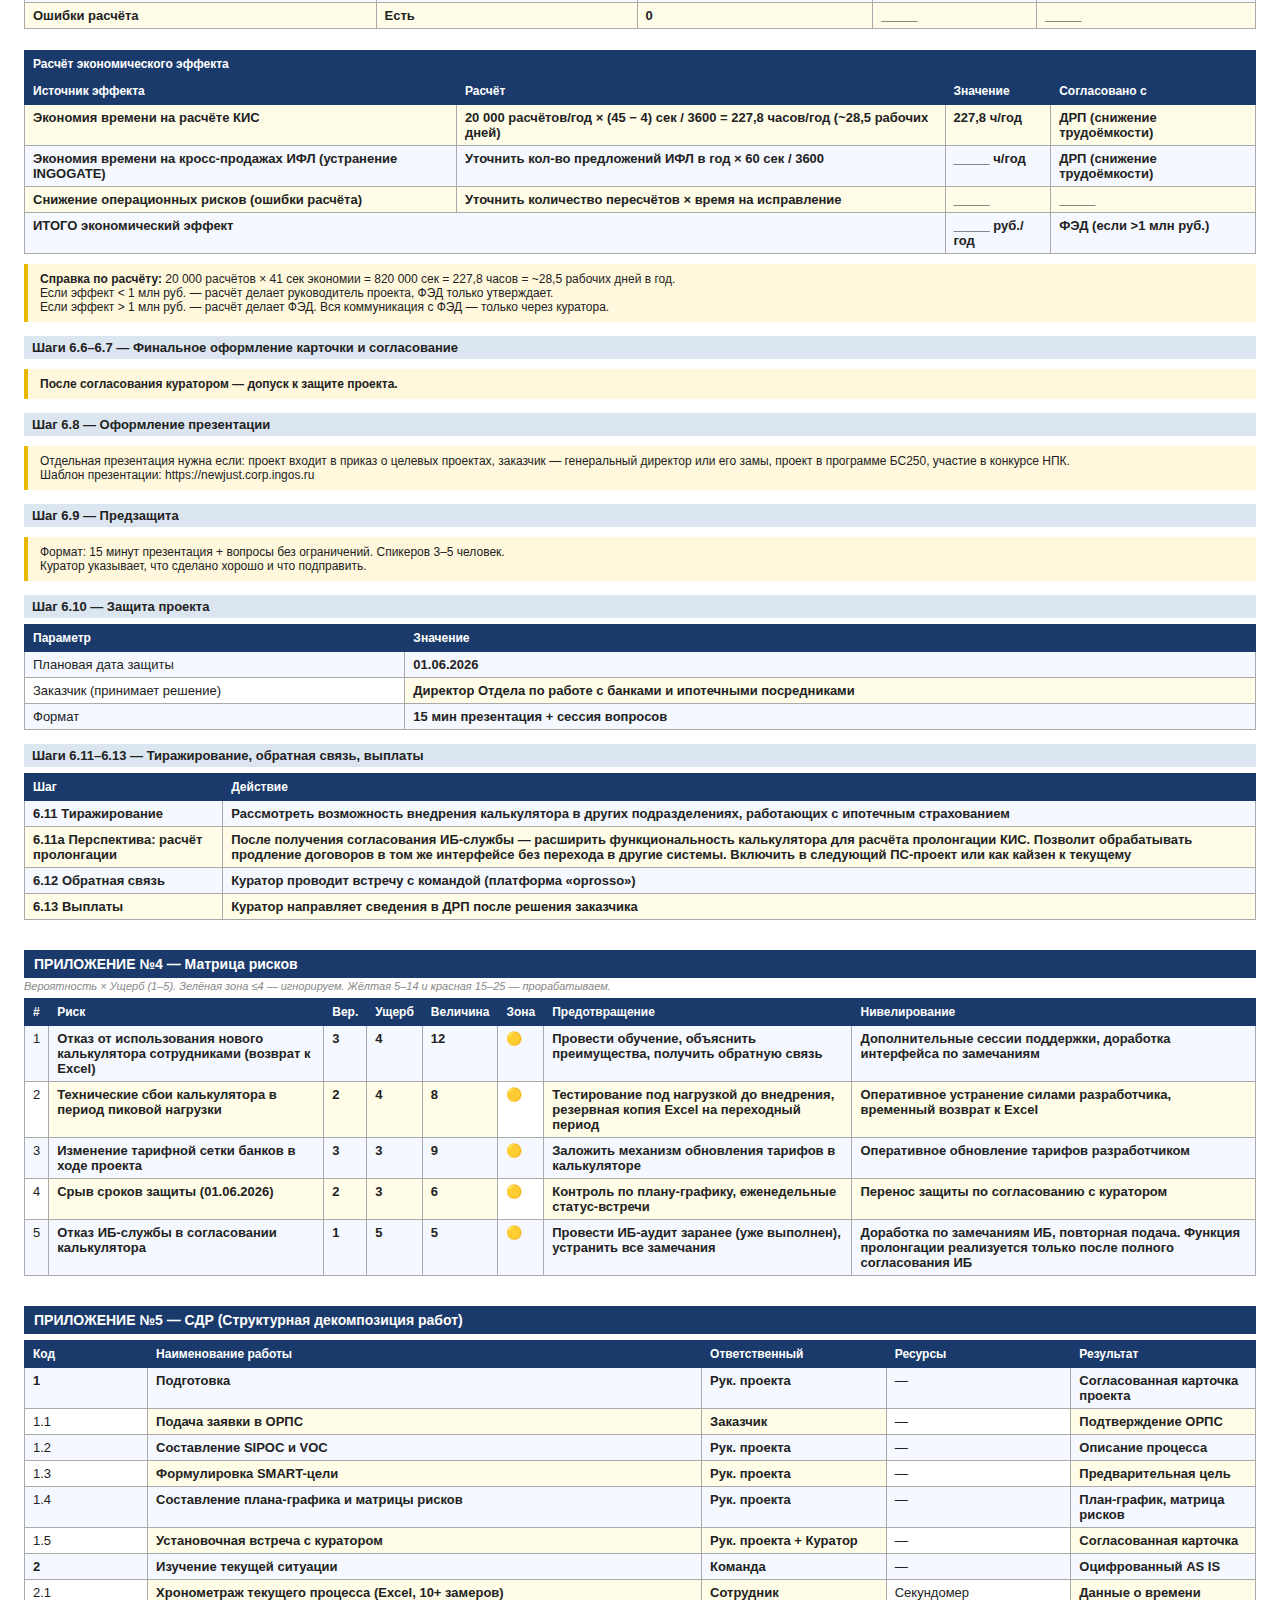
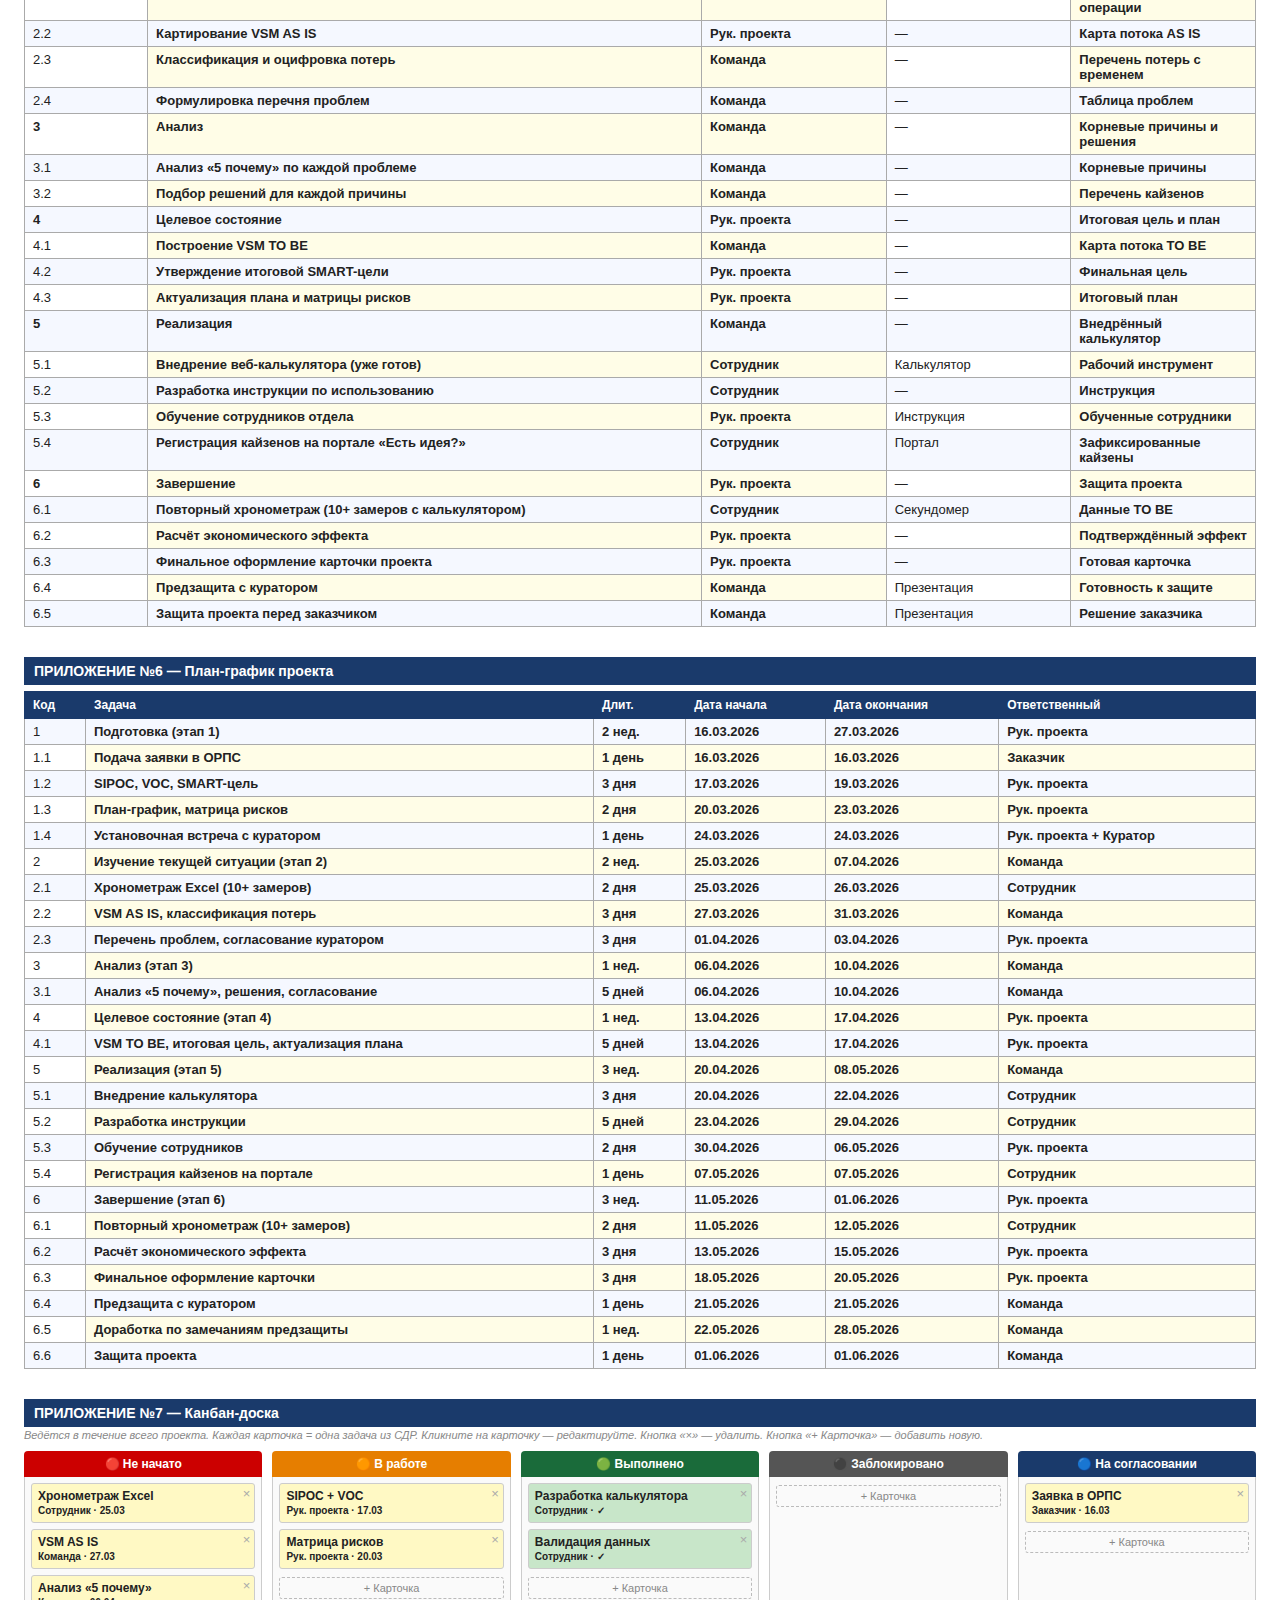
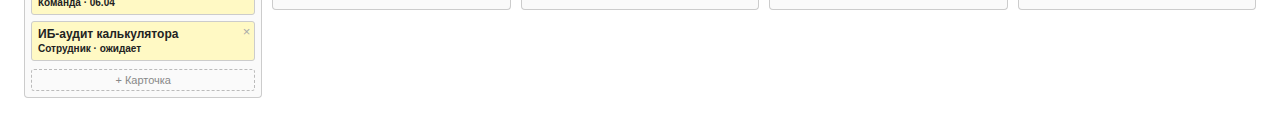
<file: проект для ИБ/PS-проект-оформление.html>
<!DOCTYPE html>
<html lang="ru">
<head>
<meta charset="UTF-8">
<meta name="viewport" content="width=device-width, initial-scale=1.0">
<title>ПС-проект: Калькулятор комплексного ипотечного страхования</title>
<style>
  body { font-family: Arial, sans-serif; font-size: 13px; margin: 24px; color: #222; }
  h1 { font-size: 17px; text-align: center; margin-bottom: 2px; }
  .subtitle { text-align:center; color:#555; font-size:12px; margin-bottom:20px; }
  h2 { font-size: 14px; background: #1a3a6b; color: #fff; padding: 6px 10px; margin-top: 30px; margin-bottom:0; }
  h3 { font-size: 13px; background: #dce6f1; padding: 4px 8px; margin-top: 14px; margin-bottom:4px; }
  table { border-collapse: collapse; width: 100%; margin-top: 6px; }
  th { background: #1a3a6b; color: #fff; padding: 6px 8px; text-align: left; font-size: 12px; border: 1px solid #1a3a6b; }
  td { border: 1px solid #aaa; padding: 5px 8px; vertical-align: top; }
  tr:nth-child(even) td { background: #f5f8ff; }
  .val { background: #fffde7; font-weight: bold; }
  .val[contenteditable="true"] { outline: none; cursor: text; }
  .val[contenteditable="true"]:hover { background: #fff9c4; }
  .val[contenteditable="true"]:focus { background: #fff3cd; box-shadow: inset 0 0 0 2px #f0c040; }
  .hint { color: #888; font-size: 11px; font-style: italic; display:block; margin-top:2px; }
  .section { margin-bottom: 24px; }
  .page-break { page-break-before: always; }
  .green { color: #1a6b3a; font-weight:bold; }
  .red { color: #c00; font-weight:bold; }
  .yellow { color: #b8860b; font-weight:bold; }
  .note { background:#fff8dc; border-left:4px solid #e6b800; padding:8px 12px; margin:10px 0; font-size:12px; }
  #edit-bar { position: fixed; top: 0; left: 0; right: 0; background: #1a3a6b; color: #fff; padding: 6px 16px; font-size: 12px; z-index: 999; display: flex; align-items: center; gap: 16px; }
  #edit-bar button { background: #fff; color: #1a3a6b; border: none; padding: 4px 14px; border-radius: 3px; cursor: pointer; font-size: 12px; font-weight: bold; }
  #edit-bar button:hover { background: #dce6f1; }
  #edit-status { font-size: 11px; color: #acd; }
  body { padding-top: 36px; }
  @media print { #edit-bar { display:none; } .hint { display:none; } .note { border-left:2px solid #999; } body { padding-top: 0; } }
</style>
</head>
<body>

<h1>КАРТОЧКА ПС-ПРОЕКТА</h1>
<div class="subtitle">Автоматизация расчёта комплексного ипотечного страхования<br>
Отдел по работе с банками и ипотечными посредниками · ПАО «Ингосстрах»</div>

<!-- ======= ЭТАП 1: ПОДГОТОВКА ======= -->
<div class="section">
<h2>ЭТАП 1 — ПОДГОТОВКА</h2>

<h3>Шаг 1.1 — Запрос в ОРПС на реализацию проекта</h3>
<table>
  <tr><th style="width:38%">Поле заявки</th><th>Содержание</th></tr>
  <tr><td>Цель проекта</td><td class="val">Сократить время расчёта КИС и увеличить кросс-продажи ИФЛ за счёт замены ручного Excel-калькулятора и INGOGATE на единый автоматизированный веб-калькулятор</td></tr>
  <tr><td>Описание проблемы</td><td class="val">1) Расчёт КИС (жизнь + имущество + титул) выполняется вручную в Excel: сотрудник вводит остаток долга, ищет тариф, регулирует надбавки — 25–40 сек на операцию, высок риск ошибки.<br>2) Расчёт кросс-продукта ИФЛ требует отдельного открытия программы INGOGATE и повторного ввода данных клиента — ~1 минута дополнительно на каждый расчёт. Из-за трудоёмкости кросс-продажи КИС+ИФЛ предлагаются редко.</td></tr>
  <tr><td>Возможные направления реализации</td><td class="val">Разработка веб-калькулятора, который: 1) автоматически рассчитывает КИС (жизнь + имущество + титул); 2) одновременно предлагает ИФЛ со скидкой 30% по КИС — без открытия INGOGATE и повторного ввода данных</td></tr>
  <tr><td>Желаемые сроки реализации</td><td class="val">До 01.06.2026</td></tr>
  <tr><td>Бюджетные ограничения</td><td class="val">Без дополнительного бюджета (разработка силами сотрудника отдела)</td></tr>
  <tr><td>Предложения по составу команды</td><td class="val">Руководитель проекта — Зам. директора отдела; разработчик и куратор — сотрудник отдела</td></tr>
</table>

<h3>Шаг 1.2 — Назначение руководителя проекта</h3>
<table>
  <tr><th style="width:38%">Поле</th><th>Содержание</th></tr>
  <tr><td>Руководитель проекта</td><td class="val">Зам. директора Отдела по работе с банками и ипотечными посредниками</td></tr>
  <tr><td>Основание назначения</td><td class="val">Рекомендован заказчиком проекта как непосредственный руководитель процесса</td></tr>
  <tr><td>Согласие руководителя проекта</td><td class="val">Получено</td></tr>
</table>

<h3>Шаг 1.3 — Верхнеуровневое описание процесса (SIPOC)</h3>
<span class="hint">Приложение №1 — см. ниже</span>
<table>
  <tr>
    <th style="width:18%">S — Поставщик</th>
    <th style="width:18%">I — Входы</th>
    <th style="width:28%">P — Процесс (шаги)</th>
    <th style="width:18%">O — Выходы</th>
    <th style="width:18%">C — Клиент</th>
  </tr>
  <tr>
    <td class="val">Банки и ипотечные посредники (заявки клиентов)</td>
    <td class="val">Данные заёмщика: остаток долга, срок, возраст, объект недвижимости, банк</td>
    <td class="val">
      1. Получение данных от банка/посредника<br>
      2. Открытие Excel-калькулятора<br>
      3. Ручной ввод остатка долга<br>
      4. Поиск и применение тарифа<br>
      5. Ручная регулировка надбавок<br>
      6. Расчёт итоговой премии КИС<br>
      7. Открытие INGOGATE для расчёта ИФЛ<br>
      8. Повторный ввод данных клиента в INGOGATE<br>
      9. Передача результатов клиенту
    </td>
    <td class="val">Расчёт страховой премии по КИС (жизнь + имущество + титул) + предложение ИФЛ со скидкой 30%</td>
    <td class="val">Заёмщик, банк, ипотечный посредник</td>
  </tr>
</table>

<h3>Шаг 1.4 — Первичное формулирование цели и задач проекта (SMART)</h3>
<span class="hint">Приложение №3 — см. ниже. Окончательная версия цели — на шаге 4.2</span>
<table>
  <tr><th style="width:12%">Критерий</th><th>Соответствие</th></tr>
  <tr><td><b>S</b> — Конкретная</td><td class="val">Разработать и внедрить веб-калькулятор расчёта КИС (жизнь + имущество + титул) с автоматическим предложением кросс-продукта ИФЛ со скидкой 30% для сотрудников Отдела по работе с банками и ипотечными посредниками</td></tr>
  <tr><td><b>M</b> — Измеримая</td><td class="val">1) Сократить время расчёта КИС с 25–40 сек до 5 сек (−84%); 2) Сократить время предложения ИФЛ с ~1 мин до 0 доп. времени; 3) Увеличить долю кросс-продаж КИС+ИФЛ</td></tr>
  <tr><td><b>A</b> — Достижимая</td><td class="val">Калькулятор уже разработан и протестирован; требуется внедрение и стандартизация</td></tr>
  <tr><td><b>R</b> — Значимая</td><td class="val">Повышает скорость обслуживания клиентов и снижает операционные риски ошибок при ручном расчёте</td></tr>
  <tr><td><b>T</b> — Ограниченная во времени</td><td class="val">До 01.06.2026</td></tr>
</table>
<br>
<table>
  <tr><th>Предварительная SMART-цель</th></tr>
  <tr><td class="val">До 01.06.2026 сократить среднее время расчёта КИС с 32 секунд до 5 секунд (на 84%) и исключить необходимость отдельного открытия INGOGATE для расчёта ИФЛ за счёт внедрения единого веб-калькулятора с автоматическим предложением кросс-продукта ИФЛ со скидкой 30% в Отделе по работе с банками и ипотечными посредниками</td></tr>
</table>
<br>
<table>
  <tr><th>#</th><th>Задача проекта</th></tr>
  <tr><td>1</td><td class="val">Описать и оцифровать текущий процесс расчёта КИС и ИФЛ (гемба, хронометраж)</td></tr>
  <tr><td>2</td><td class="val">Выявить и классифицировать потери в текущем процессе (Excel + INGOGATE)</td></tr>
  <tr><td>3</td><td class="val">Разработать и протестировать веб-калькулятор с расчётом КИС и автопредложением ИФЛ (выполнено)</td></tr>
  <tr><td>4</td><td class="val">Внедрить калькулятор в рабочий процесс отдела</td></tr>
  <tr><td>5</td><td class="val">Стандартизировать новый процесс (инструкция, регламент)</td></tr>
  <tr><td>6</td><td class="val">Обучить сотрудников работе с калькулятором</td></tr>
  <tr><td>7</td><td class="val">Подтвердить достижение целевых показателей по времени и кросс-продажам</td></tr>
</table>

<h3>Шаг 1.5 — Создание плана реализации проекта</h3>
<span class="hint">Приложения №4 (матрица рисков), №5 (СДР), №6 (план-график) — см. ниже</span>

<h3>Шаг 1.6 — Формирование рабочей группы</h3>
<table>
  <tr><th>Роль</th><th>Кто</th><th>Зона ответственности</th></tr>
  <tr><td>Заказчик проекта</td><td class="val">Директор Отдела по работе с банками и ипотечными посредниками</td><td class="val">Постановка задачи, приёмка результата, согласование экономического эффекта</td></tr>
  <tr><td>Куратор проекта</td><td class="val">Назначается ОРПС</td><td class="val">Методологическое сопровождение, согласование карточки проекта на каждом этапе</td></tr>
  <tr><td>Руководитель проекта</td><td class="val">Зам. директора отдела</td><td class="val">Управление командой, контроль сроков, заполнение карточки проекта</td></tr>
  <tr><td>Член команды / разработчик</td><td class="val">Сотрудник отдела (автор калькулятора)</td><td class="val">Разработка, тестирование, внедрение калькулятора, хронометраж, обучение</td></tr>
</table>

<h3>Шаг 1.7 — Первичное оформление карточки проекта</h3>
<table>
  <tr><th style="width:38%">Поле</th><th>Значение</th></tr>
  <tr><td>Название проекта</td><td class="val">Автоматизация расчёта комплексного ипотечного страхования</td></tr>
  <tr><td>Подразделение</td><td class="val">Отдел по работе с банками и ипотечными посредниками</td></tr>
  <tr><td>Улучшаемый процесс</td><td class="val">Расчёт страховой премии по комплексному ипотечному страхованию (жизнь + имущество + титул)</td></tr>
  <tr><td>Заказчик</td><td class="val">Директор отдела</td></tr>
  <tr><td>Куратор</td><td class="val">Назначается ОРПС</td></tr>
  <tr><td>Руководитель проекта</td><td class="val">Зам. директора отдела</td></tr>
  <tr><td>Проектная команда</td><td class="val">Сотрудник отдела (разработчик калькулятора)</td></tr>
  <tr><td>Стратегическая цель бизнеса</td><td class="val">Повышение операционной эффективности и качества обслуживания клиентов</td></tr>
  <tr><td>Предварительная цель проекта</td><td class="val">До 01.06.2026 сократить время расчёта с 32 сек до 5 сек (на 84%) за счёт внедрения веб-калькулятора</td></tr>
  <tr><td>Дата старта</td><td class="val">Март 2026</td></tr>
  <tr><td>Плановая дата завершения</td><td class="val">01.06.2026</td></tr>
</table>

<h3>Шаг 1.8 — Установочная встреча руководителя и куратора</h3>
<div class="note">
  <b>Что нужно согласовать с куратором на встрече:</b><br>
  ✓ Цель и задачи проекта (см. шаг 1.4)<br>
  ✓ Описание процесса на высоком уровне (SIPOC, шаг 1.3)<br>
  ✓ Стратегическую цель бизнеса, с которой связан проект<br>
  ✓ План реализации проекта (шаг 1.5)<br>
  ✓ Определить, нужно ли обучение членам команды
</div>

<h3>Шаг 1.9 — Проведение обучения для сотрудников</h3>
<div class="note">
  Куратор определяет необходимость обучения на установочной встрече (шаг 1.8).<br>
  Темы: навыки ведения ПС-проекта, основы ПС, правила проведения гембы, примеры аналогичных проектов.
</div>
</div>

<!-- ======= ЭТАП 2: ИЗУЧЕНИЕ ТЕКУЩЕЙ СИТУАЦИИ ======= -->
<div class="section page-break">
<h2>ЭТАП 2 — ИЗУЧЕНИЕ ТЕКУЩЕЙ СИТУАЦИИ</h2>

<h3>Шаги 2.1–2.3 — Организация, контроль и мотивирование команды</h3>
<table>
  <tr><th style="width:38%">Параметр</th><th>Значение</th></tr>
  <tr><td>Метод организации работы</td><td class="val">Канбан-доска (приложение №7) + еженедельные статус-встречи</td></tr>
  <tr><td>Вид контроля</td><td class="val">По ключевым результативным областям (КРО): после хронометража, после разработки, после внедрения</td></tr>
  <tr><td>Периодичность встреч</td><td class="val">1 раз в неделю</td></tr>
</table>

<h3>Шаг 2.4 — Организация выхода на гембу</h3>
<table>
  <tr><th style="width:38%">Параметр</th><th>Значение</th></tr>
  <tr><td>Место гембы (процесс)</td><td class="val">Рабочее место сотрудника отдела, выполняющего расчёты ипотечного страхования</td></tr>
  <tr><td>Согласовано с владельцем процесса</td><td class="val">Зам. директора отдела</td></tr>
  <tr><td>Состав участников гембы</td><td class="val">Руководитель проекта, сотрудник-разработчик</td></tr>
  <tr><td>Способ замеров</td><td class="val">Хронометраж (секундомер / запись экрана), не менее 10 замеров</td></tr>
  <tr><td>Информация о процессе</td><td class="val">За 2025 год отделом создано более 4 000 полисов КИС. Расчётов выполняется в ~5 раз больше — порядка 20 000 в год (80 расчётов в день при 250 рабочих днях), так как не каждый расчёт завершается оформлением полиса</td></tr>
</table>

<h3>Шаг 2.5 — Показатели качества, эффективности и производительности</h3>
<table>
  <tr><th>Показатель</th><th>Единица</th><th>Текущее значение (AS IS)</th><th>Метод расчёта</th></tr>
  <tr><td class="val">Среднее время одного расчёта КИС</td><td class="val">секунды</td><td class="val">45 сек (диапазон 40–50)</td><td class="val">Хронометраж, среднее из 10+ замеров</td></tr>
  <tr><td class="val">Количество расчётов в год</td><td class="val">шт.</td><td class="val">~20 000 (данные 2025 г.)</td><td class="val">Статистика отдела: 4 000+ полисов × ~5 расчётов на полис</td></tr>
  <tr><td class="val">Количество расчётов в день</td><td class="val">шт.</td><td class="val">~80</td><td class="val">20 000 / 250 рабочих дней</td></tr>
  <tr><td class="val">Количество оформленных полисов КИС в год</td><td class="val">шт.</td><td class="val">>4 000</td><td class="val">Статистика отдела за 2025 год</td></tr>
  <tr><td class="val">Суммарное время на расчёты в день</td><td class="val">минуты</td><td class="val">~60 мин (80 × 45 сек)</td><td class="val">Расчётно</td></tr>
  <tr><td class="val">Доля времени на потери (ручной ввод, поиск тарифа)</td><td class="val">%</td><td class="val">~91% от времени операции</td><td class="val">Хронометраж по элементам</td></tr>
  <tr><td class="val">Количество ошибок расчёта в месяц</td><td class="val">шт.</td><td class="val">Уточнить на гембе</td><td class="val">Анализ исправлений/пересчётов</td></tr>
</table>

<h3>Шаг 2.6 — Проверка действенности текущих мероприятий по обеспечению качества</h3>
<table>
  <tr><th style="width:50%">Существующее мероприятие</th><th>Вывод</th></tr>
  <tr><td class="val">Excel-калькулятор с формулами</td><td class="val">Частично эффективен: формулы считают верно, но ручной ввод данных создаёт риск ошибки. Мероприятие недостаточно — не исключает человеческий фактор</td></tr>
  <tr><td class="val">Визуальная проверка результата сотрудником</td><td class="val">Неэффективна при высоком темпе (100+ расчётов в день) — увеличивает время без гарантии качества</td></tr>
</table>

<h3>Шаг 2.7 — Картирование текущего потока создания ценности (VSM AS IS)</h3>
<table>
  <tr><th>#</th><th>Шаг процесса</th><th>Исполнитель</th><th>Время (сек)</th><th>Добавляет ценность?</th></tr>
  <tr><td>1</td><td class="val">Получение данных от банка/посредника</td><td class="val">Сотрудник</td><td class="val">—</td><td class="val">✓ Да</td></tr>
  <tr><td>2</td><td class="val">Открытие Excel-калькулятора</td><td class="val">Сотрудник</td><td class="val">3–5</td><td class="val">✗ Нет (потеря)</td></tr>
  <tr><td>3</td><td class="val">Ручной ввод остатка долга</td><td class="val">Сотрудник</td><td class="val">5–7</td><td class="val">✗ Нет (потеря)</td></tr>
  <tr><td>4</td><td class="val">Поиск нужного тарифа в таблице</td><td class="val">Сотрудник</td><td class="val">8–12</td><td class="val">✗ Нет (потеря)</td></tr>
  <tr><td>5</td><td class="val">Ручная регулировка надбавок</td><td class="val">Сотрудник</td><td class="val">5–8</td><td class="val">✗ Нет (потеря)</td></tr>
  <tr><td>6</td><td class="val">Получение итоговой суммы КИС</td><td class="val">Excel</td><td class="val">1</td><td class="val">✓ Да</td></tr>
  <tr><td>7</td><td class="val">Открытие программы INGOGATE для расчёта ИФЛ</td><td class="val">Сотрудник</td><td class="val">15–20</td><td class="val">✗ Нет (потеря)</td></tr>
  <tr><td>8</td><td class="val">Повторный ввод данных клиента в INGOGATE</td><td class="val">Сотрудник</td><td class="val">30–40</td><td class="val">✗ Нет (потеря)</td></tr>
  <tr><td>9</td><td class="val">Передача результатов КИС + ИФЛ клиенту</td><td class="val">Сотрудник</td><td class="val">3–5</td><td class="val">✓ Да</td></tr>
  <tr><td colspan="3"><b>ИТОГО (КИС + ИФЛ)</b></td><td class="val"><b>~85–98 сек</b></td><td class="val">Ценность: ~15% / Потери: ~85%</td></tr>
</table>

<h3>Шаг 2.8 — Хронометраж работы сотрудников</h3>
<table>
  <tr><th>Замер №</th><th>Время (сек)</th><th>Замер №</th><th>Время (сек)</th></tr>
  <tr><td>1</td><td class="val">_____</td><td>6</td><td class="val">_____</td></tr>
  <tr><td>2</td><td class="val">_____</td><td>7</td><td class="val">_____</td></tr>
  <tr><td>3</td><td class="val">_____</td><td>8</td><td class="val">_____</td></tr>
  <tr><td>4</td><td class="val">_____</td><td>9</td><td class="val">_____</td></tr>
  <tr><td>5</td><td class="val">_____</td><td>10</td><td class="val">_____</td></tr>
  <tr><td colspan="2"><b>Среднее (Excel)</b></td><td colspan="2" class="val">~45 сек (диапазон 40–50)</td></tr>
  <tr><td colspan="2"><b>Среднее (веб-калькулятор)</b></td><td colspan="2" class="val">~4 сек (диапазон 3–5)</td></tr>
</table>
<span class="hint">Заполните фактические замеры при выходе на гембу. Минимум 10 замеров для каждого инструмента.</span>

<h3>Шаг 2.9 — Оцифровка и классификация потерь</h3>
<table>
  <tr><th>#</th><th>Потеря</th><th>Вид потери</th><th>Время на 1 операцию (сек)</th><th>Время в год (часов)</th></tr>
  <tr><td>1</td><td class="val">Открытие и навигация в Excel</td><td class="val">Лишние движения</td><td class="val">3–5</td><td class="val">~35</td></tr>
  <tr><td>2</td><td class="val">Ручной ввод остатка долга</td><td class="val">Излишняя обработка</td><td class="val">5–7</td><td class="val">~52</td></tr>
  <tr><td>3</td><td class="val">Поиск тарифа в таблице</td><td class="val">Излишняя обработка</td><td class="val">8–12</td><td class="val">~83</td></tr>
  <tr><td>4</td><td class="val">Ручная регулировка надбавок</td><td class="val">Излишняя обработка</td><td class="val">5–8</td><td class="val">~54</td></tr>
  <tr><td>5</td><td class="val">Открытие INGOGATE для расчёта ИФЛ</td><td class="val">Лишние движения</td><td class="val">15–20</td><td class="val">~146</td></tr>
  <tr><td>6</td><td class="val">Повторный ввод данных клиента в INGOGATE</td><td class="val">Излишняя обработка (дублирование)</td><td class="val">30–40</td><td class="val">~292</td></tr>
  <tr><td>7</td><td class="val">Исправление ошибок ручного ввода</td><td class="val">Брак (переделка)</td><td class="val">перем.</td><td class="val">Уточнить</td></tr>
  <tr><td colspan="3"><b>ИТОГО потерь (КИС + ИФЛ)</b></td><td class="val"><b>~66–92 сек</b></td><td class="val"><b>~479 часов/год</b></td></tr>
</table>
<span class="hint">479 ч/год = (КИС: 100 оп × 27 сек × 250 дней / 3600) + (ИФЛ: 100 оп × 55 сек × 250 дней / 3600)</span>

<h3>Наглядное сравнение: было vs стало (КИС + ИФЛ)</h3>
<table>
  <tr>
    <th style="width:50%; background:#c00">❌ КАК БЫЛО — 2 инструмента, данные вводятся дважды</th>
    <th style="width:50%; background:#1a6b3a">✅ КАК СТАЛО — 1 калькулятор, данные вводятся один раз</th>
  </tr>
  <tr>
    <td style="vertical-align:top; padding:10px; background:#fff0f0; font-size:12px;">
      <b>Расчёт КИС (Excel):</b><br>
      1. Открыть Excel-калькулятор<br>
      2. Вручную ввести остаток долга<br>
      3. Найти нужный тариф в таблице<br>
      4. Вручную выставить надбавки<br>
      5. Получить сумму КИС<br>
      <br>
      <b>Расчёт ИФЛ (сайт INGOGATE):</b><br>
      6. Открыть браузер → зайти на сайт INGOGATE<br>
      7. Заново ввести данные клиента (ФИО, дата рождения, адрес объекта, страховая сумма)<br>
      8. Получить расчёт ИФЛ<br>
      9. Передать клиенту оба расчёта отдельно<br>
      <br>
      <span style="color:#c00; font-weight:bold">⏱ ~85–98 секунд на одного клиента<br>Данные клиента вводятся дважды в разные системы<br>Из-за трудоёмкости ИФЛ предлагается не всегда</span>
    </td>
    <td style="vertical-align:top; padding:10px; background:#f0fff4; font-size:12px;">
      <b>Расчёт КИС + ИФЛ (веб-калькулятор):</b><br>
      1. Открыть веб-калькулятор<br>
      2. Ввести данные клиента один раз<br>
      3. Автоматически получить расчёт КИС<br>
      4. Сразу увидеть предложение ИФЛ со скидкой 30% за счёт наличия КИС — без перехода в INGOGATE, без повторного ввода<br>
      5. Передать клиенту оба расчёта в одном окне<br>
      <br><br><br><br>
      <span style="color:#1a6b3a; font-weight:bold">⏱ ~5 секунд на одного клиента<br>Данные вводятся один раз<br>Калькулятор автоматически предлагает ИФЛ — клиент получает скидку 30% на ИФЛ за счёт наличия КИС</span>
    </td>
  </tr>
  <tr>
    <td style="background:#fff0f0; padding:6px; text-align:center; font-size:12px;">
      <span style="color:#c00; font-weight:bold">Потери времени: ~80–93 сек на операцию</span>
    </td>
    <td style="background:#f0fff4; padding:6px; text-align:center; font-size:12px;">
      <span style="color:#1a6b3a; font-weight:bold">Экономия: ~33–39 мин ежедневно · ~479 часов в год</span>
    </td>
  </tr>
</table>

<h3>Шаг 2.10 — Перечень проблем с качеством процесса</h3>
<table>
  <tr><th>#</th><th>Наименование проблемы</th><th>Описание и влияние на процесс</th><th>Источник</th></tr>
  <tr><td>1</td><td class="val">Высокое время расчёта КИС</td><td class="val">Среднее время 32 сек на операцию при 100–120 операциях в день = ~53 мин/день тратится только на расчёты КИС. Снижает пропускную способность отдела</td><td class="val">Хронометраж</td></tr>
  <tr><td>2</td><td class="val">Трудоёмкость кросс-продаж КИС+ИФЛ</td><td class="val">Для предложения ИФЛ сотрудник вынужден отдельно открывать INGOGATE и повторно вводить данные клиента (~1 мин). Из-за высокой трудоёмкости кросс-продажи предлагаются редко — упущенная выручка</td><td class="val">Наблюдение на гембе, информация от сотрудников</td></tr>
  <tr><td>3</td><td class="val">Риск ошибки при ручном вводе</td><td class="val">Сотрудник вручную вводит остаток долга, тариф и надбавки. Ошибка приводит к неверному расчёту премии и необходимости пересчёта</td><td class="val">Наблюдение на гембе</td></tr>
  <tr><td>4</td><td class="val">Зависимость от знания тарифной сетки</td><td class="val">Сотрудник должен знать, где найти нужный тариф. При замене сотрудника или обновлении тарифов — риск применения устаревших данных</td><td class="val">Информация от сотрудников</td></tr>
  <tr><td>5</td><td class="val">Отсутствие единого инструмента расчёта</td><td class="val">Нет стандартизированного решения — каждый сотрудник может использовать разные версии Excel-файла и разные версии INGOGATE</td><td class="val">Наблюдение на гембе</td></tr>
</table>

<h3>Шаги 2.11–2.12 — Внесение в карточку и согласование с куратором</h3>
<div class="note">
  После заполнения шагов 2.5–2.10 руководитель проекта вносит данные в карточку и передаёт куратору на согласование.<br>
  <b>Без согласования куратора переход к этапу 3 невозможен.</b>
</div>
</div>

<!-- ======= ЭТАП 3: АНАЛИЗ ======= -->
<div class="section page-break">
<h2>ЭТАП 3 — АНАЛИЗ</h2>

<h3>Шаг 3.1 — Анализ проблем (метод «5 почему»)</h3>
<table>
  <tr><th colspan="2">Проблема 1: Высокое время расчёта (32 сек вместо 5 сек)</th></tr>
  <tr><td style="width:20%">Почему 1?</td><td class="val">Потому что сотрудник вручную выполняет несколько операций: открывает файл, ищет тариф, вводит данные</td></tr>
  <tr><td>Почему 2?</td><td class="val">Потому что инструмент расчёта (Excel) не автоматизирует подбор тарифа и применение надбавок</td></tr>
  <tr><td>Почему 3?</td><td class="val">Потому что Excel-калькулятор создавался как вспомогательный инструмент, а не как автоматизированная система</td></tr>
  <tr><td>Почему 4?</td><td class="val">Потому что ранее не было задачи минимизировать время операции — объём расчётов был меньше</td></tr>
  <tr><td><b>Корневая причина</b></td><td class="val"><b>Отсутствие автоматизированного инструмента, который принимает входные данные и сразу выдаёт итоговую премию без ручных промежуточных действий</b></td></tr>
</table>
<br>
<table>
  <tr><th colspan="2">Проблема 2: Трудоёмкость кросс-продаж КИС+ИФЛ (~1 мин вместо 0)</th></tr>
  <tr><td style="width:20%">Почему 1?</td><td class="val">Потому что для расчёта ИФЛ нужно открывать отдельную программу INGOGATE</td></tr>
  <tr><td>Почему 2?</td><td class="val">Потому что ИФЛ и КИС — разные продукты, исторически рассчитывались в разных системах</td></tr>
  <tr><td>Почему 3?</td><td class="val">Потому что не было единого инструмента, объединяющего расчёт КИС и автоматическое предложение ИФЛ</td></tr>
  <tr><td><b>Корневая причина</b></td><td class="val"><b>Отсутствие единого инструмента, который одновременно рассчитывает КИС и автоматически предлагает ИФЛ со скидкой 30% без повторного ввода данных</b></td></tr>
</table>
<br>
<table>
  <tr><th colspan="2">Проблема 3: Риск ошибки при ручном вводе</th></tr>
  <tr><td style="width:20%">Почему 1?</td><td class="val">Потому что данные вводятся вручную без валидации</td></tr>
  <tr><td>Почему 2?</td><td class="val">Потому что Excel не проверяет корректность введённых значений (остаток долга, тариф)</td></tr>
  <tr><td>Почему 3?</td><td class="val">Потому что в Excel нет встроенной логики контроля диапазонов и обязательных полей</td></tr>
  <tr><td><b>Корневая причина</b></td><td class="val"><b>Инструмент расчёта не имеет механизма валидации входных данных</b></td></tr>
</table>

<h3>Шаг 3.2 — Решения для корневых причин</h3>
<table>
  <tr><th>#</th><th>Корневая причина</th><th>Решение</th><th>Тип</th><th>Обоснование</th></tr>
  <tr>
    <td>1</td>
    <td class="val">Отсутствие автоматизированного инструмента расчёта КИС</td>
    <td class="val">Внедрить веб-калькулятор, который автоматически применяет тарифы и надбавки по введённым данным заёмщика</td>
    <td class="val">Кайзен</td>
    <td class="val">Калькулятор уже разработан. Сокращает время с 32 до 5 сек</td>
  </tr>
  <tr><td>2</td>
    <td class="val">Отсутствие единого инструмента для КИС+ИФЛ</td>
    <td class="val">Веб-калькулятор автоматически предлагает ИФЛ в связке с КИС — клиент получает скидку 30% на ИФЛ за счёт наличия КИС, без открытия INGOGATE и повторного ввода данных клиента</td>
    <td class="val">Кайзен</td>
    <td class="val">Устраняет ~1 мин потерь на кросс-продажу, снимает барьер для предложения ИФЛ каждому клиенту</td>
  </tr>
  <tr>
    <td>3</td>
    <td class="val">Отсутствие валидации входных данных</td>
    <td class="val">Веб-калькулятор содержит встроенную валидацию полей (обязательные поля, диапазоны значений, форматы)</td>
    <td class="val">Кайзен</td>
    <td class="val">Исключает ошибки ручного ввода</td>
  </tr>
  <tr>
    <td>4</td>
    <td class="val">Зависимость от знания тарифной сетки</td>
    <td class="val">Тарифы встроены в логику калькулятора — сотруднику не нужно их знать и искать</td>
    <td class="val">Кайзен</td>
    <td class="val">Снижает требования к квалификации, упрощает онбординг</td>
  </tr>
  <tr>
    <td>5</td>
    <td class="val">Отсутствие единого стандартизированного инструмента</td>
    <td class="val">Разработать инструкцию и закрепить калькулятор как единственный инструмент расчёта КИС и ИФЛ</td>
    <td class="val">Кайзен</td>
    <td class="val">Исключает использование разных версий Excel и INGOGATE</td>
  </tr>
</table>

<h3>Шаги 3.3–3.4 — Внесение в карточку и согласование с куратором</h3>
<div class="note"><b>Без согласования куратора переход к этапу 4 невозможен.</b></div>
</div>

<!-- ======= ЭТАП 4: ЦЕЛЕВОЕ СОСТОЯНИЕ ======= -->
<div class="section page-break">
<h2>ЭТАП 4 — ОПРЕДЕЛЕНИЕ ЦЕЛЕВОГО СОСТОЯНИЯ</h2>

<h3>Шаг 4.1 — Целевая карта потока создания ценности (VSM TO BE)</h3>
<table>
  <tr><th>#</th><th>Шаг процесса</th><th>Исполнитель</th><th>Время (сек)</th><th>Добавляет ценность?</th></tr>
  <tr><td>1</td><td class="val">Получение данных от банка/посредника</td><td class="val">Сотрудник</td><td class="val">—</td><td class="val">✓ Да</td></tr>
  <tr><td>2</td><td class="val">Ввод данных в веб-калькулятор (остаток, срок, возраст, банк)</td><td class="val">Сотрудник</td><td class="val">3–4</td><td class="val">✓ Да</td></tr>
  <tr><td>3</td><td class="val">Автоматический расчёт КИС (жизнь + имущество + титул)</td><td class="val">Калькулятор</td><td class="val">&lt;1</td><td class="val">✓ Да</td></tr>
  <tr><td>4</td><td class="val">Автоматическое предложение ИФЛ со скидкой 30% (без доп. ввода)</td><td class="val">Калькулятор</td><td class="val">0</td><td class="val">✓ Да</td></tr>
  <tr><td>5</td><td class="val">Передача результатов КИС + ИФЛ клиенту</td><td class="val">Сотрудник</td><td class="val">1–2</td><td class="val">✓ Да</td></tr>
  <tr><td colspan="3"><b>ИТОГО</b></td><td class="val"><b>~5 сек</b></td><td class="val">Ценность: ~100% / Потери: ~0%</td></tr>
</table>

<h3>Шаг 4.2 — Итоговая цель и задачи проекта (не меняется после этого шага)</h3>
<table>
  <tr><th>Итоговая SMART-цель</th></tr>
  <tr><td class="val" style="font-size:14px; padding:10px;">До 01.06.2026 сократить среднее время расчёта КИС (жизнь + имущество + титул) с 45 секунд до 4 секунд (−91%) и исключить необходимость открытия INGOGATE для расчёта ИФЛ за счёт внедрения единого веб-калькулятора с автоматическим предложением кросс-продукта ИФЛ (скидка за счёт наличия КИС) в Отделе по работе с банками и ипотечными посредниками ПАО «Ингосстрах»</td></tr>
</table>
<br>
<table>
  <tr><th>#</th><th>Задача</th></tr>
  <tr><td>1</td><td class="val">Провести хронометраж текущего процесса (не менее 10 замеров)</td></tr>
  <tr><td>2</td><td class="val">Выявить и оцифровать потери в текущем процессе</td></tr>
  <tr><td>3</td><td class="val">Внедрить веб-калькулятор как основной инструмент расчёта</td></tr>
  <tr><td>4</td><td class="val">Разработать инструкцию по использованию калькулятора</td></tr>
  <tr><td>5</td><td class="val">Провести обучение сотрудников отдела</td></tr>
  <tr><td>6</td><td class="val">Провести повторный хронометраж и подтвердить достижение цели</td></tr>
  <tr><td>7</td><td class="val">Рассчитать и подтвердить экономический эффект</td></tr>
</table>

<h3>Шаг 4.3 — Целевые значения ключевых показателей</h3>
<table>
  <tr><th>Показатель</th><th>Тип</th><th>Было (AS IS)</th><th>Цель (TO BE)</th><th>Метод расчёта</th></tr>
  <tr><td class="val">Среднее время расчёта КИС</td><td class="val">Качественный</td><td class="val">45 сек</td><td class="val">4 сек</td><td class="val">Хронометраж, среднее из 10+ замеров</td></tr>
  <tr><td class="val">Время на расчёт ИФЛ (кросс-продажа)</td><td class="val">Качественный</td><td class="val">~60 сек (INGOGATE)</td><td class="val">0 сек (автоматически)</td><td class="val">Хронометраж</td></tr>
  <tr><td class="val">Суммарное время на расчёты КИС в день</td><td class="val">Качественный</td><td class="val">~60 мин (80 × 45 сек)</td><td class="val">~5 мин (80 × 4 сек)</td><td class="val">Расчётно</td></tr>
  <tr><td class="val">Экономия рабочего времени в год (КИС)</td><td class="val">Экономический</td><td class="val">—</td><td class="val">≥227 часов (~28,5 раб. дней)</td><td class="val">20 000 × 41 сек / 3600</td></tr>
  <tr><td class="val">Экономия времени на кросс-продажах ИФЛ в год</td><td class="val">Экономический</td><td class="val">—</td><td class="val">Уточнить (% операций с ИФЛ × 60 сек × 250 дней)</td><td class="val">Хронометраж + статистика предложений ИФЛ</td></tr>
  <tr><td class="val">Количество ошибок расчёта</td><td class="val">Качественный</td><td class="val">Уточнить на гембе</td><td class="val">0 (валидация)</td><td class="val">Анализ пересчётов</td></tr>
</table>

<h3>Шаг 4.4 — Актуализация плана реализации и матрицы рисков</h3>
<span class="hint">Приложения №4, №5, №6 — см. ниже. Матрица рисков актуализируется с учётом новых данных.</span>

<h3>Шаги 4.5–4.6 — Внесение в карточку и согласование с куратором и заказчиком</h3>
<div class="note"><b>Без согласования куратора И заказчика переход к этапу 5 невозможен.</b></div>
</div>

<!-- ======= ЭТАП 5: РЕАЛИЗАЦИЯ ======= -->
<div class="section page-break">
<h2>ЭТАП 5 — РЕАЛИЗАЦИЯ</h2>

<h3>Шаг 5.1 — Внедрение кайзенов</h3>
<table>
  <tr><th>#</th><th>Кайзен</th><th>Статус</th><th>Дата</th><th>Результат</th></tr>
  <tr><td>1</td><td class="val">Разработка веб-калькулятора (жизнь + имущество + титул)</td><td class="val">✓ Выполнено</td><td class="val">До марта 2026</td><td class="val">Калькулятор работает, время расчёта ~5 сек</td></tr>
  <tr><td>2</td><td class="val">Встроенная валидация входных данных</td><td class="val">✓ Выполнено</td><td class="val">До марта 2026</td><td class="val">Исключены ошибки ручного ввода</td></tr>
  <tr><td>3</td><td class="val">Автоматическое применение тарифов и надбавок</td><td class="val">✓ Выполнено</td><td class="val">До марта 2026</td><td class="val">Сотрудник не ищет тариф вручную</td></tr>
  <tr><td>4</td><td class="val">Разработка инструкции по использованию калькулятора</td><td class="val">В работе</td><td class="val">До 01.05.2026</td><td class="val">Стандартизация процесса</td></tr>
  <tr><td>5</td><td class="val">Регистрация кайзенов на портале «Есть идея?»</td><td class="val">Запланировано</td><td class="val">До 01.05.2026</td><td class="val">Фиксация в системе</td></tr>
</table>
<div class="note">Все кайзены должны быть зафиксированы на портале «Есть идея?» (https://newjust.corp.ingos.ru/production/idea)</div>

<h3>Шаг 5.2 — Стандартизация процесса</h3>
<table>
  <tr><th>Документ</th><th>Действие</th><th>Статус</th></tr>
  <tr><td class="val">Инструкция по расчёту комплексного ипотечного страхования</td><td class="val">Разработать новую инструкцию с использованием веб-калькулятора</td><td class="val">В работе</td></tr>
  <tr><td class="val">Регламент отдела (при наличии)</td><td class="val">Внести изменение: заменить Excel-калькулятор на веб-калькулятор как основной инструмент</td><td class="val">Запланировано</td></tr>
</table>

<h3>Шаг 5.3 — Обучение участников процесса</h3>
<table>
  <tr><th style="width:20%">Параметр</th><th>Значение</th></tr>
  <tr><td>Дата обучения</td><td class="val">До 15.05.2026</td></tr>
  <tr><td>Участники</td><td class="val">Все сотрудники отдела, выполняющие расчёты ипотечного страхования</td></tr>
  <tr><td>Формат</td><td class="val">Практическая демонстрация + самостоятельная работа с калькулятором</td></tr>
  <tr><td>Материалы</td><td class="val">Инструкция по использованию калькулятора, ссылка на веб-калькулятор</td></tr>
  <tr><td>Краткий вывод</td><td class="val">Заполнить после проведения обучения</td></tr>
</table>

<h3>Шаги 5.4–5.5 — Внесение в карточку и согласование с куратором</h3>
<div class="note"><b>Без согласования куратора переход к этапу 6 невозможен.</b></div>
</div>

<!-- ======= ЭТАП 6: ЗАВЕРШЕНИЕ ======= -->
<div class="section page-break">
<h2>ЭТАП 6 — ЗАВЕРШЕНИЕ</h2>

<h3>Шаги 6.1–6.2 — Повторный выход на гембу и замеры</h3>
<table>
  <tr><th>Замер №</th><th>Время с веб-калькулятором (сек)</th><th>Замер №</th><th>Время с веб-калькулятором (сек)</th></tr>
  <tr><td>1</td><td class="val">_____</td><td>6</td><td class="val">_____</td></tr>
  <tr><td>2</td><td class="val">_____</td><td>7</td><td class="val">_____</td></tr>
  <tr><td>3</td><td class="val">_____</td><td>8</td><td class="val">_____</td></tr>
  <tr><td>4</td><td class="val">_____</td><td>9</td><td class="val">_____</td></tr>
  <tr><td>5</td><td class="val">_____</td><td>10</td><td class="val">_____</td></tr>
  <tr><td colspan="2"><b>Среднее (факт)</b></td><td colspan="2" class="val">_____</td></tr>
</table>

<h3>Шаг 6.3 — Обратная связь от участников процесса</h3>
<table>
  <tr><th>Вопрос</th><th>Ответ (заполнить после опроса)</th></tr>
  <tr><td>Удобен ли новый калькулятор в работе?</td><td class="val">_____</td></tr>
  <tr><td>Есть ли сложности при использовании?</td><td class="val">_____</td></tr>
  <tr><td>Что можно улучшить?</td><td class="val">_____</td></tr>
</table>

<h3>Шаг 6.4–6.5 — Расчёт показателей и экономического эффекта</h3>
<table>
  <tr><th>Показатель</th><th>Было (AS IS)</th><th>Цель (TO BE)</th><th>Стало (факт)</th><th>Цель достигнута?</th></tr>
  <tr><td class="val">Среднее время расчёта КИС</td><td class="val">45 сек</td><td class="val">4 сек</td><td class="val">_____</td><td class="val">_____</td></tr>
  <tr><td class="val">Время на расчёты в день</td><td class="val">~60 мин (80 × 45 сек)</td><td class="val">~5 мин (80 × 4 сек)</td><td class="val">_____</td><td class="val">_____</td></tr>
  <tr><td class="val">Расчётов в год</td><td class="val">~20 000</td><td class="val">~20 000</td><td class="val">_____</td><td class="val">—</td></tr>
  <tr><td class="val">Ошибки расчёта</td><td class="val">Есть</td><td class="val">0</td><td class="val">_____</td><td class="val">_____</td></tr>
</table>
<br>
<table>
  <tr><th colspan="4">Расчёт экономического эффекта</th></tr>
  <tr><th>Источник эффекта</th><th>Расчёт</th><th>Значение</th><th>Согласовано с</th></tr>
  <tr>
    <td class="val">Экономия времени на расчёте КИС</td>
    <td class="val">20 000 расчётов/год × (45 − 4) сек / 3600 = <b>227,8 часов/год (~28,5 рабочих дней)</b></td>
    <td class="val"><b>227,8 ч/год</b></td>
    <td class="val">ДРП (снижение трудоёмкости)</td>
  </tr>
  <tr>
    <td class="val">Экономия времени на кросс-продажах ИФЛ (устранение INGOGATE)</td>
    <td class="val">Уточнить кол-во предложений ИФЛ в год × 60 сек / 3600</td>
    <td class="val">_____  ч/год</td>
    <td class="val">ДРП (снижение трудоёмкости)</td>
  </tr>
  <tr>
    <td class="val">Снижение операционных рисков (ошибки расчёта)</td>
    <td class="val">Уточнить количество пересчётов × время на исправление</td>
    <td class="val">_____</td>
    <td class="val">_____</td>
  </tr>
  <tr><td colspan="2"><b>ИТОГО экономический эффект</b></td><td class="val"><b>_____  руб./год</b></td><td class="val">ФЭД (если &gt;1 млн руб.)</td></tr>
</table>
<div class="note">
  <b>Справка по расчёту:</b> 20 000 расчётов × 41 сек экономии = 820 000 сек = 227,8 часов = ~28,5 рабочих дней в год.<br>
  Если эффект &lt; 1 млн руб. — расчёт делает руководитель проекта, ФЭД только утверждает.<br>
  Если эффект &gt; 1 млн руб. — расчёт делает ФЭД. Вся коммуникация с ФЭД — только через куратора.
</div>

<h3>Шаги 6.6–6.7 — Финальное оформление карточки и согласование</h3>
<div class="note"><b>После согласования куратором — допуск к защите проекта.</b></div>

<h3>Шаг 6.8 — Оформление презентации</h3>
<div class="note">
  Отдельная презентация нужна если: проект входит в приказ о целевых проектах, заказчик — генеральный директор или его замы, проект в программе БС250, участие в конкурсе НПК.<br>
  Шаблон презентации: https://newjust.corp.ingos.ru
</div>

<h3>Шаг 6.9 — Предзащита</h3>
<div class="note">
  Формат: 15 минут презентация + вопросы без ограничений. Спикеров 3–5 человек.<br>
  Куратор указывает, что сделано хорошо и что подправить.
</div>

<h3>Шаг 6.10 — Защита проекта</h3>
<table>
  <tr><th>Параметр</th><th>Значение</th></tr>
  <tr><td>Плановая дата защиты</td><td class="val">01.06.2026</td></tr>
  <tr><td>Заказчик (принимает решение)</td><td class="val">Директор Отдела по работе с банками и ипотечными посредниками</td></tr>
  <tr><td>Формат</td><td class="val">15 мин презентация + сессия вопросов</td></tr>
</table>

<h3>Шаги 6.11–6.13 — Тиражирование, обратная связь, выплаты</h3>
<table>
  <tr><th>Шаг</th><th>Действие</th></tr>
  <tr><td class="val">6.11 Тиражирование</td><td class="val">Рассмотреть возможность внедрения калькулятора в других подразделениях, работающих с ипотечным страхованием</td></tr>
  <tr><td class="val">6.11а Перспектива: расчёт пролонгации</td><td class="val">После получения согласования ИБ-службы — расширить функциональность калькулятора для расчёта пролонгации КИС. Позволит обрабатывать продление договоров в том же интерфейсе без перехода в другие системы. Включить в следующий ПС-проект или как кайзен к текущему</td></tr>
  <tr><td class="val">6.12 Обратная связь</td><td class="val">Куратор проводит встречу с командой (платформа «oprosso»)</td></tr>
  <tr><td class="val">6.13 Выплаты</td><td class="val">Куратор направляет сведения в ДРП после решения заказчика</td></tr>
</table>
</div>

<!-- ======= ПРИЛОЖЕНИЯ ======= -->
<div class="section page-break">
<h2>ПРИЛОЖЕНИЕ №4 — Матрица рисков</h2>
<span class="hint">Вероятность × Ущерб (1–5). Зелёная зона ≤4 — игнорируем. Жёлтая 5–14 и красная 15–25 — прорабатываем.</span>
<table>
  <tr><th>#</th><th>Риск</th><th>Вер.</th><th>Ущерб</th><th>Величина</th><th>Зона</th><th>Предотвращение</th><th>Нивелирование</th></tr>
  <tr>
    <td>1</td>
    <td class="val">Отказ от использования нового калькулятора сотрудниками (возврат к Excel)</td>
    <td class="val">3</td><td class="val">4</td><td class="val">12</td><td class="yellow">🟡</td>
    <td class="val">Провести обучение, объяснить преимущества, получить обратную связь</td>
    <td class="val">Дополнительные сессии поддержки, доработка интерфейса по замечаниям</td>
  </tr>
  <tr>
    <td>2</td>
    <td class="val">Технические сбои калькулятора в период пиковой нагрузки</td>
    <td class="val">2</td><td class="val">4</td><td class="val">8</td><td class="yellow">🟡</td>
    <td class="val">Тестирование под нагрузкой до внедрения, резервная копия Excel на переходный период</td>
    <td class="val">Оперативное устранение силами разработчика, временный возврат к Excel</td>
  </tr>
  <tr>
    <td>3</td>
    <td class="val">Изменение тарифной сетки банков в ходе проекта</td>
    <td class="val">3</td><td class="val">3</td><td class="val">9</td><td class="yellow">🟡</td>
    <td class="val">Заложить механизм обновления тарифов в калькуляторе</td>
    <td class="val">Оперативное обновление тарифов разработчиком</td>
  </tr>
  <tr>
    <td>4</td>
    <td class="val">Срыв сроков защиты (01.06.2026)</td>
    <td class="val">2</td><td class="val">3</td><td class="val">6</td><td class="yellow">🟡</td>
    <td class="val">Контроль по плану-графику, еженедельные статус-встречи</td>
    <td class="val">Перенос защиты по согласованию с куратором</td>
  </tr>
  <tr>
    <td>5</td>
    <td class="val">Отказ ИБ-службы в согласовании калькулятора</td>
    <td class="val">1</td><td class="val">5</td><td class="val">5</td><td class="yellow">🟡</td>
    <td class="val">Провести ИБ-аудит заранее (уже выполнен), устранить все замечания</td>
    <td class="val">Доработка по замечаниям ИБ, повторная подача. Функция пролонгации реализуется только после полного согласования ИБ</td>
  </tr>
</table>
</div>

<div class="section page-break">
<h2>ПРИЛОЖЕНИЕ №5 — СДР (Структурная декомпозиция работ)</h2>
<table>
  <tr><th style="width:10%">Код</th><th style="width:45%">Наименование работы</th><th style="width:15%">Ответственный</th><th style="width:15%">Ресурсы</th><th style="width:15%">Результат</th></tr>
  <tr><td><b>1</b></td><td class="val"><b>Подготовка</b></td><td class="val">Рук. проекта</td><td>—</td><td class="val">Согласованная карточка проекта</td></tr>
  <tr><td>1.1</td><td class="val">Подача заявки в ОРПС</td><td class="val">Заказчик</td><td>—</td><td class="val">Подтверждение ОРПС</td></tr>
  <tr><td>1.2</td><td class="val">Составление SIPOC и VOC</td><td class="val">Рук. проекта</td><td>—</td><td class="val">Описание процесса</td></tr>
  <tr><td>1.3</td><td class="val">Формулировка SMART-цели</td><td class="val">Рук. проекта</td><td>—</td><td class="val">Предварительная цель</td></tr>
  <tr><td>1.4</td><td class="val">Составление плана-графика и матрицы рисков</td><td class="val">Рук. проекта</td><td>—</td><td class="val">План-график, матрица рисков</td></tr>
  <tr><td>1.5</td><td class="val">Установочная встреча с куратором</td><td class="val">Рук. проекта + Куратор</td><td>—</td><td class="val">Согласованная карточка</td></tr>
  <tr><td><b>2</b></td><td class="val"><b>Изучение текущей ситуации</b></td><td class="val">Команда</td><td>—</td><td class="val">Оцифрованный AS IS</td></tr>
  <tr><td>2.1</td><td class="val">Хронометраж текущего процесса (Excel, 10+ замеров)</td><td class="val">Сотрудник</td><td>Секундомер</td><td class="val">Данные о времени операции</td></tr>
  <tr><td>2.2</td><td class="val">Картирование VSM AS IS</td><td class="val">Рук. проекта</td><td>—</td><td class="val">Карта потока AS IS</td></tr>
  <tr><td>2.3</td><td class="val">Классификация и оцифровка потерь</td><td class="val">Команда</td><td>—</td><td class="val">Перечень потерь с временем</td></tr>
  <tr><td>2.4</td><td class="val">Формулировка перечня проблем</td><td class="val">Команда</td><td>—</td><td class="val">Таблица проблем</td></tr>
  <tr><td><b>3</b></td><td class="val"><b>Анализ</b></td><td class="val">Команда</td><td>—</td><td class="val">Корневые причины и решения</td></tr>
  <tr><td>3.1</td><td class="val">Анализ «5 почему» по каждой проблеме</td><td class="val">Команда</td><td>—</td><td class="val">Корневые причины</td></tr>
  <tr><td>3.2</td><td class="val">Подбор решений для каждой причины</td><td class="val">Команда</td><td>—</td><td class="val">Перечень кайзенов</td></tr>
  <tr><td><b>4</b></td><td class="val"><b>Целевое состояние</b></td><td class="val">Рук. проекта</td><td>—</td><td class="val">Итоговая цель и план</td></tr>
  <tr><td>4.1</td><td class="val">Построение VSM TO BE</td><td class="val">Команда</td><td>—</td><td class="val">Карта потока TO BE</td></tr>
  <tr><td>4.2</td><td class="val">Утверждение итоговой SMART-цели</td><td class="val">Рук. проекта</td><td>—</td><td class="val">Финальная цель</td></tr>
  <tr><td>4.3</td><td class="val">Актуализация плана и матрицы рисков</td><td class="val">Рук. проекта</td><td>—</td><td class="val">Итоговый план</td></tr>
  <tr><td><b>5</b></td><td class="val"><b>Реализация</b></td><td class="val">Команда</td><td>—</td><td class="val">Внедрённый калькулятор</td></tr>
  <tr><td>5.1</td><td class="val">Внедрение веб-калькулятора (уже готов)</td><td class="val">Сотрудник</td><td>Калькулятор</td><td class="val">Рабочий инструмент</td></tr>
  <tr><td>5.2</td><td class="val">Разработка инструкции по использованию</td><td class="val">Сотрудник</td><td>—</td><td class="val">Инструкция</td></tr>
  <tr><td>5.3</td><td class="val">Обучение сотрудников отдела</td><td class="val">Рук. проекта</td><td>Инструкция</td><td class="val">Обученные сотрудники</td></tr>
  <tr><td>5.4</td><td class="val">Регистрация кайзенов на портале «Есть идея?»</td><td class="val">Сотрудник</td><td>Портал</td><td class="val">Зафиксированные кайзены</td></tr>
  <tr><td><b>6</b></td><td class="val"><b>Завершение</b></td><td class="val">Рук. проекта</td><td>—</td><td class="val">Защита проекта</td></tr>
  <tr><td>6.1</td><td class="val">Повторный хронометраж (10+ замеров с калькулятором)</td><td class="val">Сотрудник</td><td>Секундомер</td><td class="val">Данные TO BE</td></tr>
  <tr><td>6.2</td><td class="val">Расчёт экономического эффекта</td><td class="val">Рук. проекта</td><td>—</td><td class="val">Подтверждённый эффект</td></tr>
  <tr><td>6.3</td><td class="val">Финальное оформление карточки проекта</td><td class="val">Рук. проекта</td><td>—</td><td class="val">Готовая карточка</td></tr>
  <tr><td>6.4</td><td class="val">Предзащита с куратором</td><td class="val">Команда</td><td>Презентация</td><td class="val">Готовность к защите</td></tr>
  <tr><td>6.5</td><td class="val">Защита проекта перед заказчиком</td><td class="val">Команда</td><td>Презентация</td><td class="val">Решение заказчика</td></tr>
</table>
</div>

<div class="section page-break">
<h2>ПРИЛОЖЕНИЕ №6 — План-график проекта</h2>
<table>
  <tr><th>Код</th><th>Задача</th><th>Длит.</th><th>Дата начала</th><th>Дата окончания</th><th>Ответственный</th></tr>
  <tr><td>1</td><td class="val">Подготовка (этап 1)</td><td class="val">2 нед.</td><td class="val">16.03.2026</td><td class="val">27.03.2026</td><td class="val">Рук. проекта</td></tr>
  <tr><td>1.1</td><td class="val">Подача заявки в ОРПС</td><td class="val">1 день</td><td class="val">16.03.2026</td><td class="val">16.03.2026</td><td class="val">Заказчик</td></tr>
  <tr><td>1.2</td><td class="val">SIPOC, VOC, SMART-цель</td><td class="val">3 дня</td><td class="val">17.03.2026</td><td class="val">19.03.2026</td><td class="val">Рук. проекта</td></tr>
  <tr><td>1.3</td><td class="val">План-график, матрица рисков</td><td class="val">2 дня</td><td class="val">20.03.2026</td><td class="val">23.03.2026</td><td class="val">Рук. проекта</td></tr>
  <tr><td>1.4</td><td class="val">Установочная встреча с куратором</td><td class="val">1 день</td><td class="val">24.03.2026</td><td class="val">24.03.2026</td><td class="val">Рук. проекта + Куратор</td></tr>
  <tr><td>2</td><td class="val">Изучение текущей ситуации (этап 2)</td><td class="val">2 нед.</td><td class="val">25.03.2026</td><td class="val">07.04.2026</td><td class="val">Команда</td></tr>
  <tr><td>2.1</td><td class="val">Хронометраж Excel (10+ замеров)</td><td class="val">2 дня</td><td class="val">25.03.2026</td><td class="val">26.03.2026</td><td class="val">Сотрудник</td></tr>
  <tr><td>2.2</td><td class="val">VSM AS IS, классификация потерь</td><td class="val">3 дня</td><td class="val">27.03.2026</td><td class="val">31.03.2026</td><td class="val">Команда</td></tr>
  <tr><td>2.3</td><td class="val">Перечень проблем, согласование куратором</td><td class="val">3 дня</td><td class="val">01.04.2026</td><td class="val">03.04.2026</td><td class="val">Рук. проекта</td></tr>
  <tr><td>3</td><td class="val">Анализ (этап 3)</td><td class="val">1 нед.</td><td class="val">06.04.2026</td><td class="val">10.04.2026</td><td class="val">Команда</td></tr>
  <tr><td>3.1</td><td class="val">Анализ «5 почему», решения, согласование</td><td class="val">5 дней</td><td class="val">06.04.2026</td><td class="val">10.04.2026</td><td class="val">Команда</td></tr>
  <tr><td>4</td><td class="val">Целевое состояние (этап 4)</td><td class="val">1 нед.</td><td class="val">13.04.2026</td><td class="val">17.04.2026</td><td class="val">Рук. проекта</td></tr>
  <tr><td>4.1</td><td class="val">VSM TO BE, итоговая цель, актуализация плана</td><td class="val">5 дней</td><td class="val">13.04.2026</td><td class="val">17.04.2026</td><td class="val">Рук. проекта</td></tr>
  <tr><td>5</td><td class="val">Реализация (этап 5)</td><td class="val">3 нед.</td><td class="val">20.04.2026</td><td class="val">08.05.2026</td><td class="val">Команда</td></tr>
  <tr><td>5.1</td><td class="val">Внедрение калькулятора</td><td class="val">3 дня</td><td class="val">20.04.2026</td><td class="val">22.04.2026</td><td class="val">Сотрудник</td></tr>
  <tr><td>5.2</td><td class="val">Разработка инструкции</td><td class="val">5 дней</td><td class="val">23.04.2026</td><td class="val">29.04.2026</td><td class="val">Сотрудник</td></tr>
  <tr><td>5.3</td><td class="val">Обучение сотрудников</td><td class="val">2 дня</td><td class="val">30.04.2026</td><td class="val">06.05.2026</td><td class="val">Рук. проекта</td></tr>
  <tr><td>5.4</td><td class="val">Регистрация кайзенов на портале</td><td class="val">1 день</td><td class="val">07.05.2026</td><td class="val">07.05.2026</td><td class="val">Сотрудник</td></tr>
  <tr><td>6</td><td class="val">Завершение (этап 6)</td><td class="val">3 нед.</td><td class="val">11.05.2026</td><td class="val">01.06.2026</td><td class="val">Рук. проекта</td></tr>
  <tr><td>6.1</td><td class="val">Повторный хронометраж (10+ замеров)</td><td class="val">2 дня</td><td class="val">11.05.2026</td><td class="val">12.05.2026</td><td class="val">Сотрудник</td></tr>
  <tr><td>6.2</td><td class="val">Расчёт экономического эффекта</td><td class="val">3 дня</td><td class="val">13.05.2026</td><td class="val">15.05.2026</td><td class="val">Рук. проекта</td></tr>
  <tr><td>6.3</td><td class="val">Финальное оформление карточки</td><td class="val">3 дня</td><td class="val">18.05.2026</td><td class="val">20.05.2026</td><td class="val">Рук. проекта</td></tr>
  <tr><td>6.4</td><td class="val">Предзащита с куратором</td><td class="val">1 день</td><td class="val">21.05.2026</td><td class="val">21.05.2026</td><td class="val">Команда</td></tr>
  <tr><td>6.5</td><td class="val">Доработка по замечаниям предзащиты</td><td class="val">1 нед.</td><td class="val">22.05.2026</td><td class="val">28.05.2026</td><td class="val">Команда</td></tr>
  <tr><td>6.6</td><td class="val"><b>Защита проекта</b></td><td class="val"><b>1 день</b></td><td class="val"><b>01.06.2026</b></td><td class="val"><b>01.06.2026</b></td><td class="val"><b>Команда</b></td></tr>
</table>
</div>

<div class="section page-break">
<h2>ПРИЛОЖЕНИЕ №7 — Канбан-доска</h2>
<span class="hint">Ведётся в течение всего проекта. Каждая карточка = одна задача из СДР. Кликните на карточку — редактируйте. Кнопка «×» — удалить. Кнопка «+ Карточка» — добавить новую.</span>

<style>
  .kanban-board { display: flex; gap: 10px; margin-top: 10px; }
  .kanban-col { flex: 1; min-width: 0; }
  .kanban-col-header { color: #fff; padding: 6px 8px; font-size: 12px; font-weight: bold; border-radius: 4px 4px 0 0; text-align: center; }
  .kanban-col-body { border: 1px solid #ccc; border-top: none; padding: 6px; min-height: 120px; background: #fafafa; border-radius: 0 0 4px 4px; }
  .kanban-card { position: relative; border: 1px solid #ccc; padding: 5px 22px 5px 6px; margin-bottom: 6px; border-radius: 3px; font-size: 12px; font-weight: bold; outline: none; cursor: text; }
  .kanban-card:focus { box-shadow: 0 0 0 2px #f0c040; }
  .kanban-card .del-btn { position: absolute; top: 3px; right: 4px; background: none; border: none; color: #aaa; cursor: pointer; font-size: 13px; line-height: 1; padding: 0; }
  .kanban-card .del-btn:hover { color: #c00; }
  .kanban-add-btn { width: 100%; background: none; border: 1px dashed #bbb; color: #888; padding: 4px; font-size: 11px; cursor: pointer; border-radius: 3px; margin-top: 2px; }
  .kanban-add-btn:hover { background: #f0f0f0; color: #333; }
  @media print { .kanban-add-btn { display: none; } .kanban-card .del-btn { display: none; } }
</style>

<div class="kanban-board" id="kanban-board">
  <div class="kanban-col">
    <div class="kanban-col-header" style="background:#c00">🔴 Не начато</div>
    <div class="kanban-col-body" id="col-0">
      <div class="kanban-card" style="background:#fff9c4" contenteditable="true" spellcheck="false">Хронометраж Excel<br><small>Сотрудник · 25.03</small><button class="del-btn" onclick="delCard(this)" tabindex="-1">×</button></div>
      <div class="kanban-card" style="background:#fff9c4" contenteditable="true" spellcheck="false">VSM AS IS<br><small>Команда · 27.03</small><button class="del-btn" onclick="delCard(this)" tabindex="-1">×</button></div>
      <div class="kanban-card" style="background:#fff9c4" contenteditable="true" spellcheck="false">Анализ «5 почему»<br><small>Команда · 06.04</small><button class="del-btn" onclick="delCard(this)" tabindex="-1">×</button></div>
      <div class="kanban-card" style="background:#fff9c4" contenteditable="true" spellcheck="false">ИБ-аудит калькулятора<br><small>Сотрудник · ожидает</small><button class="del-btn" onclick="delCard(this)" tabindex="-1">×</button></div>
      <button class="kanban-add-btn" onclick="addCard(this)">+ Карточка</button>
    </div>
  </div>
  <div class="kanban-col">
    <div class="kanban-col-header" style="background:#e67e00">🟠 В работе</div>
    <div class="kanban-col-body" id="col-1">
      <div class="kanban-card" style="background:#fff9c4" contenteditable="true" spellcheck="false">SIPOC + VOC<br><small>Рук. проекта · 17.03</small><button class="del-btn" onclick="delCard(this)" tabindex="-1">×</button></div>
      <div class="kanban-card" style="background:#fff9c4" contenteditable="true" spellcheck="false">Матрица рисков<br><small>Рук. проекта · 20.03</small><button class="del-btn" onclick="delCard(this)" tabindex="-1">×</button></div>
      <button class="kanban-add-btn" onclick="addCard(this)">+ Карточка</button>
    </div>
  </div>
  <div class="kanban-col">
    <div class="kanban-col-header" style="background:#1a6b3a">🟢 Выполнено</div>
    <div class="kanban-col-body" id="col-2">
      <div class="kanban-card" style="background:#c8e6c9" contenteditable="true" spellcheck="false">Разработка калькулятора<br><small>Сотрудник · ✓</small><button class="del-btn" onclick="delCard(this)" tabindex="-1">×</button></div>
      <div class="kanban-card" style="background:#c8e6c9" contenteditable="true" spellcheck="false">Валидация данных<br><small>Сотрудник · ✓</small><button class="del-btn" onclick="delCard(this)" tabindex="-1">×</button></div>
      <button class="kanban-add-btn" onclick="addCard(this)">+ Карточка</button>
    </div>
  </div>
  <div class="kanban-col">
    <div class="kanban-col-header" style="background:#555">⚫ Заблокировано</div>
    <div class="kanban-col-body" id="col-3">
      <button class="kanban-add-btn" onclick="addCard(this)">+ Карточка</button>
    </div>
  </div>
  <div class="kanban-col">
    <div class="kanban-col-header" style="background:#1a3a6b">🔵 На согласовании</div>
    <div class="kanban-col-body" id="col-4">
      <div class="kanban-card" style="background:#fff9c4" contenteditable="true" spellcheck="false">Заявка в ОРПС<br><small>Заказчик · 16.03</small><button class="del-btn" onclick="delCard(this)" tabindex="-1">×</button></div>
      <button class="kanban-add-btn" onclick="addCard(this)">+ Карточка</button>
    </div>
  </div>
</div>

<script>
function delCard(btn) {
  if (confirm('Удалить карточку?')) btn.parentElement.remove();
}
function addCard(btn) {
  var col = btn.parentElement;
  var card = document.createElement('div');
  card.className = 'kanban-card';
  card.style.background = '#fff9c4';
  card.setAttribute('contenteditable', 'true');
  card.setAttribute('spellcheck', 'false');
  card.innerHTML = 'Новая задача<br><small>Ответственный · дата</small><button class="del-btn" onclick="delCard(this)" tabindex="-1">×</button>';
  col.insertBefore(card, btn);
  card.focus();
  // выделить весь текст
  var range = document.createRange();
  range.selectNodeContents(card);
  var sel = window.getSelection();
  sel.removeAllRanges();
  sel.addRange(range);
}
</script>
</div>


<div id="edit-bar">
  <span>✏️ Кликните на жёлтое поле и вводите текст — сохраняется автоматически</span>
  <button onclick="window.print()">🖨️ Печать / PDF</button>
  <button onclick="saveData()" style="background:#c8e6c9">💾 Сохранить</button>
  <button onclick="resetData()" style="background:#ffcdd2">🗑 Сбросить всё</button>
  <span id="edit-status"></span>
</div>

<script>
  var STORAGE_KEY = 'ps_project_data';
  var status = document.getElementById('edit-status');

  // Назначаем уникальные id всем .val если их нет
  document.querySelectorAll('.val').forEach(function(el, i) {
    el.setAttribute('contenteditable', 'true');
    el.setAttribute('spellcheck', 'false');
    if (!el.id) el.id = 'val_' + i;
  });

  // Загружаем сохранённые данные
  function loadData() {
    try {
      var saved = localStorage.getItem(STORAGE_KEY);
      if (!saved) return;
      var data = JSON.parse(saved);
      Object.keys(data).forEach(function(id) {
        var el = document.getElementById(id);
        if (el) el.innerHTML = data[id];
      });
      status.textContent = '✓ Данные восстановлены';
      status.style.color = '#8f8';
      setTimeout(function(){ status.textContent = ''; }, 3000);
    } catch(e) {}
  }

  // Сохраняем все данные
  function saveData() {
    try {
      var data = {};
      document.querySelectorAll('.val').forEach(function(el) {
        if (el.id) data[el.id] = el.innerHTML;
      });
      // Сохраняем канбан-карточки отдельно
      var kanban = {};
      ['col-0','col-1','col-2','col-3','col-4'].forEach(function(colId) {
        var col = document.getElementById(colId);
        if (!col) return;
        kanban[colId] = [];
        col.querySelectorAll('.kanban-card').forEach(function(card) {
          kanban[colId].push({ html: card.innerHTML, bg: card.style.background });
        });
      });
      data['__kanban__'] = JSON.stringify(kanban);
      localStorage.setItem(STORAGE_KEY, JSON.stringify(data));
      status.textContent = '✓ Сохранено';
      status.style.color = '#8f8';
      setTimeout(function(){ status.textContent = ''; }, 2000);
    } catch(e) {
      status.textContent = '⚠ Ошибка сохранения';
      status.style.color = '#f88';
    }
  }

  // Восстанавливаем канбан
  function loadKanban(data) {
    try {
      if (!data['__kanban__']) return;
      var kanban = JSON.parse(data['__kanban__']);
      Object.keys(kanban).forEach(function(colId) {
        var col = document.getElementById(colId);
        if (!col) return;
        // Удаляем текущие карточки
        col.querySelectorAll('.kanban-card').forEach(function(c){ c.remove(); });
        var addBtn = col.querySelector('.kanban-add-btn');
        kanban[colId].forEach(function(item) {
          var card = document.createElement('div');
          card.className = 'kanban-card';
          card.style.background = item.bg || '#fff9c4';
          card.setAttribute('contenteditable', 'true');
          card.setAttribute('spellcheck', 'false');
          card.innerHTML = item.html;
          col.insertBefore(card, addBtn);
        });
      });
    } catch(e) {}
  }

  // Полная загрузка
  function fullLoad() {
    try {
      var saved = localStorage.getItem(STORAGE_KEY);
      if (!saved) return;
      var data = JSON.parse(saved);
      loadKanban(data);
      Object.keys(data).forEach(function(id) {
        if (id === '__kanban__') return;
        var el = document.getElementById(id);
        if (el) el.innerHTML = data[id];
      });
      status.textContent = '✓ Данные восстановлены';
      status.style.color = '#8f8';
      setTimeout(function(){ status.textContent = ''; }, 3000);
    } catch(e) {}
  }

  // Автосохранение при вводе (debounce 1 сек)
  var saveTimer;
  document.addEventListener('input', function(e) {
    status.textContent = '...сохранение';
    status.style.color = '#ffcc44';
    clearTimeout(saveTimer);
    saveTimer = setTimeout(saveData, 1000);
  });

  // Кнопка сброса
  window.resetData = function() {
    if (confirm('Сбросить все введённые данные? Это действие нельзя отменить.')) {
      localStorage.removeItem(STORAGE_KEY);
      location.reload();
    }
  };

  // Запускаем загрузку после рендера
  window.addEventListener('load', fullLoad);
</script>
</body>
</html>
</file>
<file: ingosstrax_style_3d.css>
/* ingosstrax_style.css - Премиальный дизайн в стиле ТЭФИ для Ингосстрах */

/* === ОБЩИЕ СТИЛИ === */
* {
  margin: 0;
  padding: 0;
  box-sizing: border-box;
}

body {
  font-family: 'Roboto', 'Segoe UI', Tahoma, Geneva, Verdana, sans-serif;
  font-size: 16px;
  line-height: 1.6;
  color: #1a1a1a;
  background: linear-gradient(135deg, #0f1419 0%, #1a2332 50%, #2d3748 100%);
  min-height: 100vh;
  overflow-x: hidden;
}

/* === ВИЗУАЛЬНЫЕ РАЗДЕЛИТЕЛИ === */
.section-divider {
  position: relative;
  height: 80px;
  background: linear-gradient(135deg, transparent 0%, rgba(59, 130, 246, 0.05) 50%, transparent 100%);
  margin: 60px 0;
  border-radius: 40px;
}

.section-divider::before {
  content: '';
  position: absolute;
  top: 50%;
  left: 50%;
  transform: translate(-50%, -50%);
  width: 60px;
  height: 2px;
  background: linear-gradient(90deg, transparent 0%, #3b82f6 50%, transparent 100%);
  border-radius: 1px;
}

.section-divider::after {
  content: '✦';
  position: absolute;
  top: 50%;
  left: 50%;
  transform: translate(-50%, -50%);
  font-size: 1.2rem;
  color: #3b82f6;
  opacity: 0.6;
}

/* === ГЕРОЙСКАЯ СЕКЦИЯ === */
.hero-section {
  position: relative;
  min-height: 100vh;
  display: flex;
  align-items: center;
  justify-content: center;
  background:
    radial-gradient(circle at 20% 80%, rgba(0, 86, 179, 0.3) 0%, transparent 50%),
    radial-gradient(circle at 80% 20%, rgba(26, 54, 93, 0.3) 0%, transparent 50%),
    linear-gradient(135deg, #0a0f16 0%, #1e293b 50%, #334155 100%);
  overflow: hidden;
}

.hero-overlay {
  position: absolute;
  top: 0;
  left: 0;
  right: 0;
  bottom: 0;
  background:
    radial-gradient(circle at 30% 70%, rgba(0, 86, 179, 0.1) 0%, transparent 40%),
    radial-gradient(circle at 70% 30%, rgba(26, 54, 93, 0.1) 0%, transparent 40%);
}

.hero-content {
  position: relative;
  z-index: 2;
  text-align: center;
  max-width: 1200px;
  padding: 0 20px;
  animation: fadeInUp 1s ease-out;
}

.hero-logo {
  margin-bottom: 30px;
}

.logo-icon {
  font-size: 4rem;
  margin-bottom: 20px;
  filter: drop-shadow(0 0 30px rgba(0, 86, 179, 0.5));
  animation: pulse 2s infinite;
}

.hero-title {
  font-family: 'Playfair Display', serif;
  font-size: 5rem;
  font-weight: 700;
  color: #ffffff;
  margin-bottom: 10px;
  text-shadow:
    0 0 40px rgba(0, 86, 179, 0.8),
    0 0 80px rgba(0, 86, 179, 0.4),
    0 4px 20px rgba(0, 0, 0, 0.5);
  letter-spacing: 2px;
  background: linear-gradient(45deg, #ffffff 0%, #e2e8f0 50%, #cbd5e1 100%);
  -webkit-background-clip: text;
  -webkit-text-fill-color: transparent;
  background-clip: text;
}

.hero-subtitle {
  font-size: 1.8rem;
  color: #94a3b8;
  font-weight: 300;
  margin-bottom: 20px;
  letter-spacing: 1px;
}

.hero-description {
  margin-bottom: 50px;
}

.hero-description p {
  font-size: 1.3rem;
  color: #cbd5e1;
  margin-bottom: 10px;
  font-weight: 400;
}

.hero-accent {
  font-weight: 600;
  color: #3b82f6;
  text-shadow: 0 0 20px rgba(59, 130, 246, 0.5);
}

.hero-stats {
  display: flex;
  justify-content: center;
  gap: 60px;
  margin-top: 40px;
}

.stat-item {
  text-align: center;
  padding: 20px;
  background: rgba(255, 255, 255, 0.05);
  border-radius: 16px;
  border: 1px solid rgba(255, 255, 255, 0.1);
  backdrop-filter: blur(10px);
  transition: all 0.3s ease;
}

.stat-item:hover {
  transform: translateY(-5px);
  box-shadow: 0 10px 30px rgba(0, 86, 179, 0.3);
}

.stat-number {
  font-size: 2.5rem;
  font-weight: 700;
  color: #3b82f6;
  margin-bottom: 5px;
  text-shadow: 0 0 20px rgba(59, 130, 246, 0.5);
}

.stat-label {
  font-size: 0.9rem;
  color: #94a3b8;
  font-weight: 500;
  text-transform: uppercase;
  letter-spacing: 1px;
}

.hero-decoration {
  position: absolute;
  top: 0;
  left: 0;
  right: 0;
  bottom: 0;
  pointer-events: none;
  overflow: hidden;
}

.decoration-element {
  position: absolute;
  width: 200px;
  height: 200px;
  border-radius: 50%;
  background: linear-gradient(45deg, rgba(0, 86, 179, 0.1), rgba(26, 54, 93, 0.1));
  animation: float 6s ease-in-out infinite;
}

.decoration-element:nth-child(1) {
  top: 10%;
  left: 10%;
  animation-delay: 0s;
}

.decoration-element:nth-child(2) {
  top: 60%;
  right: 15%;
  animation-delay: 2s;
  width: 150px;
  height: 150px;
}

.decoration-element:nth-child(3) {
  bottom: 20%;
  left: 70%;
  animation-delay: 4s;
  width: 100px;
  height: 100px;
}

/* === ОСНОВНОЙ КОНТЕНТ === */
.main-content {
  position: relative;
  background: linear-gradient(135deg, #ffffff 0%, #fafbfc 50%, #f1f5f9 100%);
  border-radius: 30px 30px 0 0;
  margin-top: -50px;
  z-index: 3;
  box-shadow: 0 -10px 40px rgba(0, 0, 0, 0.1);
  padding: 40px 0;
}

.container {
  max-width: 1200px;
  margin: 0 auto;
  padding: 0 20px;
}

/* === СЕКЦИИ === */
.calculation-section {
  padding: 120px 0 100px;
  position: relative;
}

.calculation-section::before {
  content: '';
  position: absolute;
  top: 0;
  left: 50%;
  transform: translateX(-50%);
  width: 200px;
  height: 4px;
  background: linear-gradient(90deg, transparent 0%, #3b82f6 50%, transparent 100%);
  border-radius: 2px;
}

.calculation-wrapper {
  max-width: 900px;
  margin: 0 auto;
  position: relative;
}

.calculation-wrapper::before {
  content: '';
  position: absolute;
  top: -40px;
  left: -60px;
  width: 120px;
  height: 120px;
  background: radial-gradient(circle, rgba(59, 130, 246, 0.1) 0%, transparent 70%);
  border-radius: 50%;
  z-index: -1;
}

.calculation-wrapper::after {
  content: '';
  position: absolute;
  top: -20px;
  right: -40px;
  width: 80px;
  height: 80px;
  background: radial-gradient(circle, rgba(34, 197, 94, 0.1) 0%, transparent 70%);
  border-radius: 50%;
  z-index: -1;
}

.calculation-header {
  text-align: center;
  margin-bottom: 80px;
  position: relative;
}

.section-title {
  font-size: 3.2rem;
  font-weight: 700;
  color: #1a1a1a;
  margin-bottom: 20px;
  background: linear-gradient(135deg, #1e293b 0%, #334155 50%, #475569 100%);
  -webkit-background-clip: text;
  -webkit-text-fill-color: transparent;
  background-clip: text;
  text-shadow: 0 2px 10px rgba(0, 0, 0, 0.1);
  position: relative;
  display: inline-block;
}

.section-title::after {
  content: '';
  position: absolute;
  bottom: -10px;
  left: 50%;
  transform: translateX(-50%);
  width: 80px;
  height: 3px;
  background: linear-gradient(90deg, #3b82f6 0%, #22c55e 50%, #3b82f6 100%);
  border-radius: 2px;
}

.section-subtitle {
  font-size: 1.3rem;
  color: #64748b;
  font-weight: 400;
  max-width: 600px;
  margin: 0 auto;
  line-height: 1.6;
}

/* === КАРТОЧКА РАСЧЕТА === */
.calculation-card {
  background:
    linear-gradient(135deg, #ffffff 0%, #f8fafc 50%, #f1f5f9 100%),
    radial-gradient(circle at 20% 80%, rgba(59, 130, 246, 0.02) 0%, transparent 50%),
    radial-gradient(circle at 80% 20%, rgba(34, 197, 94, 0.02) 0%, transparent 50%);
  border-radius: 32px;
  padding: 60px;
  box-shadow:
    0 25px 80px rgba(0, 0, 0, 0.12),
    0 0 0 1px rgba(255, 255, 255, 0.8),
    inset 0 1px 0 rgba(255, 255, 255, 0.6);
  border: 1px solid rgba(59, 130, 246, 0.08);
  position: relative;
  overflow: hidden;
  backdrop-filter: blur(20px);
}

.calculation-card::before {
  content: '';
  position: absolute;
  top: 0;
  left: 0;
  right: 0;
  height: 6px;
  background: linear-gradient(90deg, #3b82f6 0%, #1d4ed8 30%, #22c55e 70%, #16a34a 100%);
  border-radius: 32px 32px 0 0;
}

.calculation-card::after {
  content: '';
  position: absolute;
  top: 20px;
  right: 20px;
  width: 100px;
  height: 100px;
  background: radial-gradient(circle, rgba(59, 130, 246, 0.06) 0%, transparent 70%);
  border-radius: 50%;
  z-index: -1;
}

.card-header {
  display: flex;
  align-items: center;
  gap: 15px;
  margin-bottom: 40px;
  padding-bottom: 20px;
  border-bottom: 2px solid #f1f5f9;
}

.card-icon {
  font-size: 2rem;
  background: linear-gradient(45deg, #3b82f6, #1d4ed8);
  -webkit-background-clip: text;
  -webkit-text-fill-color: transparent;
  background-clip: text;
}

.card-header h3 {
  font-size: 1.8rem;
  font-weight: 600;
  color: #1e293b;
  margin: 0;
}

/* === ПОЛЯ ВВОДА === */
.input-group {
  margin-bottom: 40px;
}

.input-label {
  display: block;
  font-size: 1.1rem;
  font-weight: 600;
  color: #374151;
  margin-bottom: 12px;
}

.input-wrapper {
  position: relative;
}

.input-wrapper textarea {
  width: 100%;
  padding: 20px 25px;
  border: 2px solid #e2e8f0;
  border-radius: 16px;
  font-size: 16px;
  font-family: inherit;
  resize: vertical;
  min-height: 100px;
  background: #ffffff;
  transition: all 0.3s ease;
  box-shadow: 0 4px 12px rgba(0, 0, 0, 0.05);
}

.input-wrapper textarea:focus {
  outline: none;
  border-color: #3b82f6;
  box-shadow:
    0 0 0 3px rgba(59, 130, 246, 0.1),
    0 8px 25px rgba(59, 130, 246, 0.15);
  transform: translateY(-2px);
}

.input-decoration {
  position: absolute;
  bottom: -2px;
  left: 25px;
  right: 25px;
  height: 2px;
  background: linear-gradient(90deg, #3b82f6 0%, #1d4ed8 50%, #1e40af 100%);
  border-radius: 1px;
  opacity: 0;
  transition: opacity 0.3s ease;
}

.input-wrapper textarea:focus + .input-decoration {
  opacity: 1;
}

.input-help {
  display: flex;
  align-items: center;
  gap: 8px;
  margin-top: 12px;
  font-size: 0.9rem;
  color: #64748b;
  padding: 8px 12px;
  background: #f8fafc;
  border-radius: 8px;
  border-left: 3px solid #3b82f6;
}

.help-icon {
  font-size: 1rem;
}

/* === КНОПКИ === */
.button-group {
  display: flex;
  gap: 20px;
  justify-content: center;
  flex-wrap: wrap;
}

.btn-primary, .btn-secondary {
  display: flex;
  align-items: center;
  gap: 10px;
  padding: 16px 32px;
  border: none;
  border-radius: 12px;
  font-size: 1rem;
  font-weight: 600;
  cursor: pointer;
  transition: all 0.3s ease;
  text-transform: uppercase;
  letter-spacing: 0.5px;
  min-width: 200px;
  justify-content: center;
}

.btn-primary {
  background: linear-gradient(135deg, #3b82f6 0%, #1d4ed8 100%);
  color: white;
  box-shadow: 0 8px 25px rgba(59, 130, 246, 0.3);
}

.btn-primary:hover:not(:disabled) {
  transform: translateY(-3px);
  box-shadow: 0 12px 35px rgba(59, 130, 246, 0.4);
}

.btn-secondary {
  background: linear-gradient(135deg, #64748b 0%, #475569 100%);
  color: white;
  box-shadow: 0 4px 15px rgba(100, 116, 139, 0.2);
}

.btn-secondary:hover {
  transform: translateY(-2px);
  box-shadow: 0 8px 25px rgba(100, 116, 139, 0.3);
}

.btn-icon {
  font-size: 1.2rem;
}

/* === РЕЗУЛЬТАТЫ === */
.results-section {
  margin-top: 50px;
}

.results-card {
  background: linear-gradient(135deg, #ffffff 0%, #f8fafc 100%);
  border-radius: 24px;
  padding: 50px;
  box-shadow:
    0 20px 60px rgba(0, 0, 0, 0.1),
    0 0 0 1px rgba(34, 197, 94, 0.1);
  border: 1px solid rgba(255, 255, 255, 0.8);
  position: relative;
  overflow: hidden;
}

.results-card::before {
  content: '';
  position: absolute;
  top: 0;
  left: 0;
  right: 0;
  height: 4px;
  background: linear-gradient(90deg, #22c55e 0%, #16a34a 50%, #15803d 100%);
}

.results-header {
  display: flex;
  align-items: center;
  justify-content: space-between;
  margin-bottom: 30px;
  padding-bottom: 20px;
  border-bottom: 2px solid #f1f5f9;
}

.results-header h3 {
  font-size: 1.8rem;
  font-weight: 600;
  color: #1e293b;
  margin: 0;
  display: flex;
  align-items: center;
  gap: 15px;
}

.results-icon {
  font-size: 2rem;
}

.results-badge {
  background: linear-gradient(45deg, #22c55e, #16a34a);
  color: white;
  padding: 6px 16px;
  border-radius: 20px;
  font-size: 0.8rem;
  font-weight: 600;
  text-transform: uppercase;
  letter-spacing: 1px;
}

.results-content {
  line-height: 1.8;
  font-size: 1.1rem;
}

.results-content b {
  color: #1e293b;
  font-weight: 700;
}

.error-message {
  display: flex;
  align-items: center;
  gap: 15px;
  padding: 20px;
  background: linear-gradient(135deg, #fef2f2 0%, #fee2e2 100%);
  border: 1px solid #fecaca;
  border-radius: 12px;
  color: #dc2626;
}

.error-icon {
  font-size: 1.5rem;
}

.results-decoration {
  margin-top: 30px;
  display: flex;
  justify-content: center;
  gap: 20px;
}

.decoration-line {
  height: 2px;
  background: linear-gradient(90deg, #e2e8f0 0%, #3b82f6 50%, #e2e8f0 100%);
  border-radius: 1px;
  flex: 1;
  max-width: 200px;
}

.decoration-dots {
  display: flex;
  gap: 8px;
  align-items: center;
}

.decoration-dots::before,
.decoration-dots::after {
  content: '';
  width: 6px;
  height: 6px;
  border-radius: 50%;
  background: #3b82f6;
  opacity: 0.5;
}

/* === СЕКЦИИ С БАНКАМИ И ФОРМАТАМИ === */
.banks-section, .format-section, .advantages-section {
  padding: 120px 0;
  background:
    linear-gradient(135deg, #f8fafc 0%, #f1f5f9 50%, #e2e8f0 100%),
    radial-gradient(circle at 20% 30%, rgba(59, 130, 246, 0.02) 0%, transparent 50%),
    radial-gradient(circle at 80% 70%, rgba(34, 197, 94, 0.02) 0%, transparent 50%);
  position: relative;
  overflow: hidden;
}

.banks-section::before,
.format-section::before,
.advantages-section::before {
  content: '';
  position: absolute;
  top: 0;
  left: 0;
  right: 0;
  bottom: 0;
  background-image:
    radial-gradient(circle at 25% 25%, rgba(59, 130, 246, 0.03) 0%, transparent 50%),
    radial-gradient(circle at 75% 75%, rgba(34, 197, 94, 0.03) 0%, transparent 50%);
  pointer-events: none;
}

.banks-wrapper, .format-wrapper, .advantages-wrapper {
  max-width: 1100px;
  margin: 0 auto;
  position: relative;
}

.banks-header, .format-header, .advantages-header {
  text-align: center;
  margin-bottom: 80px;
  position: relative;
}

.banks-header::before,
.format-header::before,
.advantages-header::before {
  content: '';
  position: absolute;
  top: -30px;
  left: 50%;
  transform: translateX(-50%);
  width: 120px;
  height: 3px;
  background: linear-gradient(90deg, transparent 0%, #3b82f6 50%, transparent 100%);
  border-radius: 2px;
}

.section-title-mini {
  font-size: 2.5rem;
  font-weight: 600;
  color: #1e293b;
  margin-bottom: 20px;
  background: linear-gradient(135deg, #1e293b 0%, #334155 50%, #475569 100%);
  -webkit-background-clip: text;
  -webkit-text-fill-color: transparent;
  background-clip: text;
  text-shadow: 0 1px 3px rgba(0, 0, 0, 0.1);
  position: relative;
  display: inline-block;
}

.section-title-mini::after {
  content: '';
  position: absolute;
  bottom: -8px;
  left: 50%;
  transform: translateX(-50%);
  width: 60px;
  height: 2px;
  background: linear-gradient(90deg, #3b82f6 0%, #22c55e 100%);
  border-radius: 1px;
}

.section-description {
  font-size: 1.2rem;
  color: #64748b;
  font-weight: 400;
  max-width: 600px;
  margin: 0 auto;
  line-height: 1.6;
}

/* === СЕТКА БАНКОВ === */
.banks-grid {
  display: grid;
  grid-template-columns: repeat(auto-fit, minmax(180px, 1fr));
  gap: 16px;
}

.bank-item {
  background:
    linear-gradient(135deg, #ffffff 0%, #f8fafc 50%, #f1f5f9 100%),
    radial-gradient(circle at 30% 70%, rgba(59, 130, 246, 0.03) 0%, transparent 50%);
  padding: 24px 20px;
  border-radius: 20px;
  text-align: center;
  font-weight: 600;
  color: #374151;
  box-shadow:
    0 8px 25px rgba(0, 0, 0, 0.08),
    0 0 0 1px rgba(255, 255, 255, 0.8);
  border: 1px solid rgba(59, 130, 246, 0.08);
  transition: all 0.3s ease;
  position: relative;
  overflow: hidden;
}

.bank-item::before {
  content: '';
  position: absolute;
  top: 0;
  left: 0;
  right: 0;
  height: 3px;
  background: linear-gradient(90deg, #3b82f6 0%, #22c55e 50%, #f59e0b 100%);
  border-radius: 20px 20px 0 0;
}

.bank-item:hover {
  transform: translateY(-3px);
  box-shadow: 0 8px 25px rgba(0, 86, 179, 0.15);
  border-color: rgba(0, 86, 179, 0.3);
}

/* === ФОРМАТЫ ВВОДА === */
.format-grid {
  display: grid;
  grid-template-columns: repeat(auto-fit, minmax(250px, 1fr));
  gap: 24px;
}

.format-item {
  display: flex;
  align-items: flex-start;
  gap: 20px;
  padding: 32px;
  background:
    linear-gradient(135deg, #ffffff 0%, #f8fafc 50%, #f1f5f9 100%),
    radial-gradient(circle at 20% 80%, rgba(59, 130, 246, 0.03) 0%, transparent 50%);
  border-radius: 20px;
  box-shadow:
    0 8px 25px rgba(0, 0, 0, 0.08),
    0 0 0 1px rgba(255, 255, 255, 0.8);
  border: 1px solid rgba(59, 130, 246, 0.08);
  transition: all 0.3s ease;
  position: relative;
  overflow: hidden;
}

.format-item::before {
  content: '';
  position: absolute;
  top: 0;
  left: 0;
  width: 4px;
  height: 100%;
  background: linear-gradient(180deg, #3b82f6 0%, #22c55e 100%);
  border-radius: 20px 0 0 20px;
}

.format-item:hover {
  transform: translateY(-3px);
  box-shadow: 0 8px 25px rgba(0, 86, 179, 0.15);
  border-color: rgba(0, 86, 179, 0.3);
}

.format-icon {
  font-size: 2rem;
  background: linear-gradient(45deg, #3b82f6, #1d4ed8);
  -webkit-background-clip: text;
  -webkit-text-fill-color: transparent;
  background-clip: text;
  flex-shrink: 0;
}

.format-content strong {
  display: block;
  font-size: 1.1rem;
  font-weight: 600;
  color: #1e293b;
  margin-bottom: 4px;
}

.format-content p {
  color: #64748b;
  margin: 0;
}

/* === ПРЕИМУЩЕСТВА === */
.advantages-grid {
  display: grid;
  grid-template-columns: repeat(auto-fit, minmax(250px, 1fr));
  gap: 24px;
}

.advantage-item {
  text-align: center;
  padding: 40px 32px;
  background:
    linear-gradient(135deg, #ffffff 0%, #f8fafc 50%, #f1f5f9 100%),
    radial-gradient(circle at 50% 20%, rgba(59, 130, 246, 0.04) 0%, transparent 50%);
  border-radius: 24px;
  box-shadow:
    0 12px 35px rgba(0, 0, 0, 0.1),
    0 0 0 1px rgba(255, 255, 255, 0.8);
  border: 1px solid rgba(59, 130, 246, 0.08);
  transition: all 0.3s ease;
  position: relative;
  overflow: hidden;
}

.advantage-item::before {
  content: '';
  position: absolute;
  top: 0;
  left: 50%;
  transform: translateX(-50%);
  width: 80px;
  height: 4px;
  background: linear-gradient(90deg, #3b82f6 0%, #22c55e 50%, #f59e0b 100%);
  border-radius: 2px;
}

.advantage-item::after {
  content: '';
  position: absolute;
  bottom: 20px;
  right: 20px;
  width: 40px;
  height: 40px;
  background: radial-gradient(circle, rgba(59, 130, 246, 0.1) 0%, transparent 70%);
  border-radius: 50%;
  z-index: -1;
}

.advantage-item:hover {
  transform: translateY(-3px);
  box-shadow: 0 8px 25px rgba(0, 86, 179, 0.15);
  border-color: rgba(0, 86, 179, 0.3);
}

.advantage-icon {
  font-size: 3rem;
  margin-bottom: 16px;
}

.advantage-item h4 {
  font-size: 1.3rem;
  font-weight: 600;
  color: #1e293b;
  margin-bottom: 8px;
}

.advantage-item p {
  color: #64748b;
  margin: 0;
}

/* === ПОДВАЛ === */
.footer {
  background:
    linear-gradient(135deg, #1e293b 0%, #334155 50%, #475569 100%),
    radial-gradient(circle at 20% 80%, rgba(59, 130, 246, 0.1) 0%, transparent 50%);
  color: white;
  padding: 80px 0 40px;
  margin-top: 120px;
  position: relative;
  overflow: hidden;
}

.footer::before {
  content: '';
  position: absolute;
  top: 0;
  left: 0;
  right: 0;
  bottom: 0;
  background:
    radial-gradient(circle at 30% 20%, rgba(59, 130, 246, 0.05) 0%, transparent 50%),
    radial-gradient(circle at 70% 80%, rgba(34, 197, 94, 0.05) 0%, transparent 50%);
  pointer-events: none;
}

.footer-content {
  max-width: 1200px;
  margin: 0 auto;
  padding: 0 20px;
  display: flex;
  justify-content: space-between;
  align-items: center;
  flex-wrap: wrap;
  gap: 30px;
  position: relative;
  z-index: 2;
}

.footer-content::before {
  content: '';
  position: absolute;
  top: -40px;
  left: 50%;
  transform: translateX(-50%);
  width: 200px;
  height: 3px;
  background: linear-gradient(90deg, transparent 0%, rgba(255, 255, 255, 0.3) 50%, transparent 100%);
  border-radius: 2px;
}

.footer-logo {
  display: flex;
  align-items: center;
  gap: 12px;
  font-size: 1.5rem;
  font-weight: 600;
}

.footer-icon {
  font-size: 2rem;
}

.footer-text {
  text-align: right;
}

.footer-text p {
  margin: 0 0 8px 0;
  opacity: 0.8;
  font-size: 0.9rem;
}

.footer-text p:last-child {
  opacity: 0.6;
  font-size: 0.8rem;
}

/* === АНИМАЦИИ === */
@keyframes fadeInUp {
  from {
    opacity: 0;
    transform: translateY(30px);
  }
  to {
    opacity: 1;
    transform: translateY(0);
  }
}

@keyframes pulse {
  0%, 100% {
    opacity: 1;
  }
  50% {
    opacity: 0.7;
  }
}

@keyframes float {
  0%, 100% {
    transform: translateY(0px) rotate(0deg);
    opacity: 0.5;
  }
  33% {
    transform: translateY(-20px) rotate(120deg);
    opacity: 0.7;
  }
  66% {
    transform: translateY(-10px) rotate(240deg);
    opacity: 0.6;
  }
}

/* === АДАПТИВНОСТЬ === */
@media (max-width: 768px) {
  .hero-title {
    font-size: 3rem;
  }

  .hero-subtitle {
    font-size: 1.4rem;
  }

  .hero-stats {
    flex-direction: column;
    gap: 20px;
  }

  .section-title {
    font-size: 2.2rem;
  }

  .calculation-card {
    padding: 30px 20px;
  }

  .button-group {
    flex-direction: column;
    align-items: center;
  }

  .btn-primary, .btn-secondary {
    min-width: 250px;
  }

  .banks-grid, .format-grid, .advantages-grid {
    grid-template-columns: 1fr;
  }

  .footer-content {
    flex-direction: column;
    text-align: center;
  }

  .footer-text {
    text-align: center;
  }
}

@media (max-width: 480px) {
  .hero-title {
    font-size: 2.5rem;
  }

  .logo-icon {
    font-size: 3rem;
  }

  .calculation-card {
    padding: 20px 15px;
  }

  .section-title {
    font-size: 1.8rem;
  }

  .section-title-mini {
    font-size: 1.8rem;
  }
}
</file>
<file: ingosstrax_mobile.css>
/* ingosstrax_mobile.css - Оптимизированный дизайн для мобильных устройств */

/* === ОБЩИЕ СТИЛИ === */
* {
  margin: 0;
  padding: 0;
  box-sizing: border-box;
}

body {
  font-family: 'Roboto', Arial, sans-serif;
  font-size: 16px;
  line-height: 1.5;
  color: #1a1a1a;
  background: #f8fafc;
  min-height: 100vh;
  -webkit-font-smoothing: antialiased;
  -moz-osx-font-smoothing: grayscale;
}

/* === ШАПКА === */
.header {
  background: linear-gradient(135deg, #1e40af 0%, #3b82f6 100%);
  color: white;
  padding: 20px 16px;
  box-shadow: 0 2px 10px rgba(0,0,0,0.1);
  position: sticky;
  top: 0;
  z-index: 100;
}

.header-content {
  max-width: 600px;
  margin: 0 auto;
}

.logo {
  display: flex;
  align-items: center;
  gap: 12px;
}

.logo-icon {
  font-size: 32px;
  filter: drop-shadow(0 0 8px rgba(255,255,255,0.3));
}

.logo-text h1 {
  font-size: 20px;
  font-weight: 700;
  margin-bottom: 2px;
}

.logo-text p {
  font-size: 14px;
  opacity: 0.9;
}

/* === ОСНОВНОЙ КОНТЕНТ === */
.main {
  max-width: 600px;
  margin: 0 auto;
  padding: 0 16px 100px;
}

/* === СЕКЦИЯ РАСЧЕТА === */
.calc-section {
  padding: 20px 0;
}

.calc-card {
  background: white;
  border-radius: 16px;
  padding: 24px;
  box-shadow: 0 4px 20px rgba(0,0,0,0.08);
  border: 1px solid rgba(0,0,0,0.05);
  margin-bottom: 24px;
}

.section-title {
  font-size: 20px;
  font-weight: 600;
  color: #1e293b;
  margin-bottom: 20px;
  text-align: center;
}

/* === ПОЛЯ ВВОДА === */
.input-group {
  margin-bottom: 24px;
}

.input-label {
  display: block;
  font-size: 16px;
  font-weight: 500;
  color: #374151;
  margin-bottom: 8px;
}

.input-wrapper {
  position: relative;
  margin-bottom: 12px;
}

.input-wrapper textarea {
  width: 100%;
  padding: 16px;
  border: 2px solid #e5e7eb;
  border-radius: 12px;
  font-size: 16px;
  font-family: inherit;
  resize: vertical;
  min-height: 80px;
  background: #ffffff;
  transition: all 0.2s ease;
  -webkit-appearance: none;
  appearance: none;
}

.input-wrapper textarea:focus {
  outline: none;
  border-color: #3b82f6;
  box-shadow: 0 0 0 3px rgba(59, 130, 246, 0.1);
}

.input-help {
  display: flex;
  align-items: flex-start;
  gap: 8px;
  padding: 12px;
  background: #f0f9ff;
  border-radius: 8px;
  border-left: 3px solid #3b82f6;
  font-size: 14px;
  color: #374151;
}

.help-icon {
  font-size: 16px;
  margin-top: 1px;
}

/* === КНОПКИ === */
.button-group {
  display: flex;
  gap: 12px;
  margin-top: 24px;
}

.btn-primary, .btn-secondary {
  flex: 1;
  display: flex;
  align-items: center;
  justify-content: center;
  gap: 8px;
  padding: 16px 20px;
  border: none;
  border-radius: 12px;
  font-size: 16px;
  font-weight: 600;
  cursor: pointer;
  transition: all 0.2s ease;
  min-height: 56px;
  -webkit-tap-highlight-color: transparent;
  user-select: none;
}

.btn-primary {
  background: linear-gradient(135deg, #3b82f6 0%, #1d4ed8 100%);
  color: white;
  box-shadow: 0 4px 12px rgba(59, 130, 246, 0.3);
}

.btn-primary:hover:not(:disabled) {
  transform: translateY(-1px);
  box-shadow: 0 6px 16px rgba(59, 130, 246, 0.4);
}

.btn-primary:active:not(:disabled) {
  transform: translateY(0);
  box-shadow: 0 2px 8px rgba(59, 130, 246, 0.3);
}

.btn-primary:disabled {
  opacity: 0.7;
  cursor: not-allowed;
  transform: none;
}

.btn-secondary {
  background: #f3f4f6;
  color: #374151;
  border: 2px solid #e5e7eb;
}

.btn-secondary:hover {
  background: #e5e7eb;
  border-color: #d1d5db;
}

.btn-secondary:active {
  background: #d1d5db;
}

.btn-icon {
  font-size: 18px;
  display: flex;
  align-items: center;
  justify-content: center;
}

.loading {
  animation: spin 1s linear infinite;
}

@keyframes spin {
  from { transform: rotate(0deg); }
  to { transform: rotate(360deg); }
}

/* === РЕЗУЛЬТАТЫ === */
.results-section {
  margin-top: 24px;
}

.results-card {
  background: #10b981;
  color: white;
  border-radius: 16px;
  padding: 24px;
  box-shadow: 0 4px 20px rgba(16, 185, 129, 0.2);
  border: 1px solid rgba(255,255,255,0.2);
}

.results-title {
  font-size: 18px;
  font-weight: 600;
  margin-bottom: 16px;
  text-align: center;
}

.results-content {
  line-height: 1.6;
  font-size: 15px;
}

.results-content b {
  font-weight: 600;
}

.error-message {
  background: #fef2f2;
  border: 1px solid #fecaca;
  border-radius: 12px;
  padding: 16px;
  display: flex;
  align-items: flex-start;
  gap: 12px;
  margin-top: 16px;
}

.error-icon {
  font-size: 20px;
  margin-top: 2px;
}

.error-text {
  color: #dc2626;
  font-weight: 500;
}

/* === БАНКИ === */
.banks-section {
  padding: 32px 0;
  border-top: 1px solid #e5e7eb;
  margin-top: 32px;
}

.section-title-mini {
  font-size: 18px;
  font-weight: 600;
  color: #1e293b;
  text-align: center;
  margin-bottom: 20px;
}

.banks-grid {
  display: grid;
  grid-template-columns: repeat(auto-fill, minmax(140px, 1fr));
  gap: 12px;
}

.bank-item {
  background: white;
  padding: 12px 16px;
  border-radius: 12px;
  text-align: center;
  font-size: 14px;
  font-weight: 500;
  color: #374151;
  box-shadow: 0 2px 8px rgba(0,0,0,0.05);
  border: 1px solid #e5e7eb;
  transition: all 0.2s ease;
}

.bank-item:hover {
  transform: translateY(-2px);
  box-shadow: 0 4px 12px rgba(0,0,0,0.1);
  border-color: #3b82f6;
}

/* === ПОДВАЛ === */
.footer {
  background: #1f2937;
  color: white;
  text-align: center;
  padding: 20px 16px;
  margin-top: 40px;
  font-size: 14px;
}

.footer p {
  margin: 0;
  opacity: 0.8;
}

/* === АНИМАЦИИ === */
@keyframes fadeIn {
  from { opacity: 0; transform: translateY(10px); }
  to { opacity: 1; transform: translateY(0); }
}

.results-section {
  animation: fadeIn 0.3s ease-out;
}

/* === АДАПТИВНОСТЬ === */
@media (max-width: 480px) {
  .header {
    padding: 16px;
  }

  .logo {
    gap: 10px;
  }

  .logo-icon {
    font-size: 28px;
  }

  .logo-text h1 {
    font-size: 18px;
  }

  .logo-text p {
    font-size: 13px;
  }

  .main {
    padding: 0 12px 80px;
  }

  .calc-card {
    padding: 20px;
    margin-bottom: 20px;
  }

  .section-title {
    font-size: 18px;
    margin-bottom: 16px;
  }

  .button-group {
    gap: 8px;
  }

  .btn-primary, .btn-secondary {
    padding: 14px 16px;
    font-size: 15px;
    min-height: 50px;
  }

  .banks-grid {
    grid-template-columns: repeat(auto-fill, minmax(120px, 1fr));
    gap: 8px;
  }

  .bank-item {
    padding: 10px 12px;
    font-size: 13px;
  }
}

@media (max-width: 360px) {
  .calc-card {
    padding: 16px;
  }

  .input-wrapper textarea {
    padding: 14px;
    font-size: 16px; /* Предотвращаем zoom на iOS */
  }

  .banks-grid {
    grid-template-columns: repeat(2, 1fr);
  }
}

/* === ДОСТУПНОСТЬ === */
@media (prefers-reduced-motion: reduce) {
  *, *::before, *::after {
    animation-duration: 0.01ms !important;
    animation-iteration-count: 1 !important;
    transition-duration: 0.01ms !important;
  }
}

/* === ВЫСОКИЙ КОНТРАСТ === */
@media (prefers-contrast: high) {
  .btn-primary {
    background: #0000ff;
    border: 2px solid #ffffff;
  }

  .btn-secondary {
    background: #ffffff;
    border: 2px solid #000000;
    color: #000000;
  }
}

/* === КНОПКА АНДЕРРАЙТИНГА === */
.btn-underwriting {
  width: 100%;
  display: flex;
  align-items: center;
  justify-content: center;
  gap: 8px;
  padding: 16px 20px;
  border: none;
  border-radius: 12px;
  font-size: 16px;
  font-weight: 600;
  cursor: pointer;
  transition: all 0.2s ease;
  min-height: 56px;
  background: linear-gradient(135deg, #8b5cf6, #a855f7);
  color: white;
  box-shadow: 0 4px 12px rgba(139, 92, 246, 0.3);
  -webkit-tap-highlight-color: transparent;
  user-select: none;
}

.btn-underwriting:hover:not(:disabled) {
  transform: translateY(-1px);
  box-shadow: 0 6px 16px rgba(139, 92, 246, 0.4);
}

.btn-underwriting:active:not(:disabled) {
  transform: translateY(0);
  box-shadow: 0 2px 8px rgba(139, 92, 246, 0.3);
}

.underwriting-info {
  margin-top: 16px;
  padding: 12px;
  background: linear-gradient(135deg, rgba(59, 130, 246, 0.1), rgba(34, 197, 94, 0.1));
  border-radius: 12px;
  border: 1px solid rgba(59, 130, 246, 0.2);
  text-align: center;
}

.underwriting-info p {
  margin: 0;
  color: #475569;
  font-size: 14px;
  line-height: 1.5;
}

/* === МОДАЛЬНОЕ ОКНО === */
.modal-overlay {
  position: fixed;
  top: 0;
  left: 0;
  right: 0;
  bottom: 0;
  background: rgba(0, 0, 0, 0.7);
  display: flex;
  align-items: center;
  justify-content: center;
  z-index: 10000;
  backdrop-filter: blur(5px);
  padding: 16px;
}

.modal-content {
  background: white;
  border-radius: 20px;
  box-shadow: 0 25px 50px rgba(0, 0, 0, 0.3);
  width: 100%;
  max-width: 500px;
  max-height: 90vh;
  overflow-y: auto;
  animation: modalFadeIn 0.3s ease-out;
  display: flex;
  flex-direction: column;
}

@keyframes modalFadeIn {
  from { opacity: 0; transform: scale(0.9); }
  to { opacity: 1; transform: scale(1); }
}

.modal-header {
  display: flex;
  justify-content: space-between;
  align-items: center;
  padding: 20px;
  border-bottom: 1px solid #e2e8f0;
  background: linear-gradient(135deg, #f8fafc, #ffffff);
  border-radius: 20px 20px 0 0;
  position: sticky;
  top: 0;
  z-index: 10;
}

.modal-header h3 {
  margin: 0;
  color: #1e293b;
  font-size: 18px;
  font-weight: 600;
}

.modal-close {
  background: none;
  border: none;
  font-size: 28px;
  cursor: pointer;
  color: #64748b;
  padding: 0;
  width: 32px;
  height: 32px;
  display: flex;
  align-items: center;
  justify-content: center;
  border-radius: 50%;
  transition: all 0.2s ease;
  -webkit-tap-highlight-color: transparent;
}

.modal-close:hover {
  background: #f1f5f9;
  color: #334155;
}

.modal-close:active {
  background: #e2e8f0;
}

.modal-body {
  padding: 20px;
  flex: 1;
  overflow-y: auto;
}

.modal-footer {
  display: flex;
  gap: 12px;
  justify-content: flex-end;
  padding: 20px;
  border-top: 1px solid #e2e8f0;
  background: #fafbfc;
  border-radius: 0 0 20px 20px;
  position: sticky;
  bottom: 0;
}

.modal-footer button {
  width: 100%;
}

.underwriting-notice {
  display: flex;
  align-items: flex-start;
  gap: 12px;
  padding: 16px;
  background: linear-gradient(135deg, #e0f2fe, #f0f9ff);
  border: 1px solid #0ea5e9;
  border-radius: 12px;
  margin-bottom: 20px;
}

.notice-icon {
  font-size: 20px;
  flex-shrink: 0;
}

.notice-text {
  color: #0c4a6e;
  line-height: 1.5;
  font-size: 14px;
}

.notice-text strong {
  display: block;
  margin-bottom: 4px;
  font-size: 15px;
}

/* === ВКЛАДКИ === */
.tabs-container {
  margin-top: 20px;
}

.tab-buttons {
  display: flex;
  border-bottom: 2px solid #e2e8f0;
  margin-bottom: 20px;
  overflow-x: auto;
  scrollbar-width: none;
  -ms-overflow-style: none;
  gap: 0;
}

.tab-buttons::-webkit-scrollbar {
  display: none;
}

.tab-btn {
  background: none;
  border: none;
  padding: 12px 16px;
  cursor: pointer;
  border-bottom: 3px solid transparent;
  transition: all 0.3s ease;
  font-weight: 500;
  color: #64748b;
  white-space: nowrap;
  flex-shrink: 0;
  font-size: 14px;
  -webkit-tap-highlight-color: transparent;
}

.tab-btn:hover {
  color: #3b82f6;
  background: #f0f9ff;
}

.tab-btn.active {
  color: #3b82f6;
  border-bottom-color: #3b82f6;
  background: #eff6ff;
}

.tab-content {
  display: none;
  padding: 20px 0;
}

.tab-content.active {
  display: block;
}

.tab-description {
  margin-bottom: 20px;
}

.tab-description h4 {
  margin: 0 0 8px 0;
  color: #1e293b;
  font-size: 18px;
  font-weight: 600;
}

.tab-description p {
  margin: 0;
  color: #64748b;
  font-size: 14px;
  line-height: 1.5;
}

.tab-actions {
  margin: 20px 0;
  text-align: center;
}

.btn-check {
  background: linear-gradient(135deg, #10b981, #059669);
  color: white;
  border: none;
  padding: 14px 24px;
  border-radius: 12px;
  font-size: 15px;
  font-weight: 600;
  cursor: pointer;
  transition: all 0.3s ease;
  box-shadow: 0 4px 12px rgba(16, 185, 129, 0.3);
  width: 100%;
  display: flex;
  align-items: center;
  justify-content: center;
  gap: 8px;
  min-height: 50px;
  -webkit-tap-highlight-color: transparent;
}

.btn-check:hover:not(:disabled) {
  transform: translateY(-2px);
  box-shadow: 0 6px 16px rgba(16, 185, 129, 0.4);
}

.btn-check:active:not(:disabled) {
  transform: translateY(0);
}

.btn-check:disabled {
  opacity: 0.6;
  cursor: not-allowed;
  transform: none;
}

/* === ФОРМЫ === */
.form-section {
  border: 1px solid #e2e8f0;
  border-radius: 12px;
  padding: 16px;
  background: #fafbfc;
  margin-bottom: 20px;
}

.form-group {
  display: flex;
  flex-direction: column;
  gap: 8px;
  margin-bottom: 16px;
}

.form-group:last-child {
  margin-bottom: 0;
}

.form-group label {
  font-weight: 500;
  color: #475569;
  font-size: 14px;
}

.form-group input,
.form-group select {
  padding: 12px 15px;
  border: 2px solid #e2e8f0;
  border-radius: 8px;
  font-size: 16px;
  transition: all 0.3s ease;
  background: white;
  font-family: inherit;
  -webkit-appearance: none;
  appearance: none;
}

.form-group input:focus,
.form-group select:focus {
  outline: none;
  border-color: #3b82f6;
  box-shadow: 0 0 0 3px rgba(59, 130, 246, 0.1);
}

.form-group input[type="date"] {
  cursor: pointer;
}

.field-hint {
  margin-top: 4px;
}

.field-hint small {
  color: #64748b;
  font-size: 12px;
  line-height: 1.4;
}

.file-hint {
  margin-top: 8px;
}

.file-hint small {
  color: #64748b;
  font-size: 12px;
}

/* === РЕЗУЛЬТАТЫ ПРОВЕРОК === */
.check-results {
  margin-top: 20px;
  min-height: 50px;
}

.result-item {
  display: flex;
  align-items: flex-start;
  gap: 12px;
  padding: 16px;
  margin-bottom: 12px;
  border-radius: 12px;
  border: 1px solid #e2e8f0;
  background: white;
  transition: all 0.3s ease;
}

.result-item.success {
  background: linear-gradient(135deg, #f0fdf4, #ffffff);
  border-color: #22c55e;
}

.result-item.warning {
  background: linear-gradient(135deg, #fffbeb, #ffffff);
  border-color: #f59e0b;
}

.result-item.error {
  background: linear-gradient(135deg, #fef2f2, #ffffff);
  border-color: #ef4444;
}

.result-item.loading {
  background: linear-gradient(135deg, #f0f9ff, #ffffff);
  border-color: #3b82f6;
}

.result-icon {
  font-size: 24px;
  flex-shrink: 0;
  margin-top: 2px;
}

.result-content {
  flex: 1;
}

.result-content strong {
  display: block;
  font-size: 16px;
  margin-bottom: 6px;
  color: #1e293b;
  font-weight: 600;
}

.result-content p {
  margin: 4px 0;
  font-size: 14px;
  line-height: 1.5;
  color: #475569;
  white-space: pre-line;
}

.result-content .risk-level {
  display: inline-block;
  padding: 4px 10px;
  border-radius: 6px;
  font-size: 12px;
  font-weight: 600;
  margin-top: 8px;
}

.result-content .risk-low {
  background: #dcfce7;
  color: #166534;
}

.result-content .risk-medium {
  background: #fef3c7;
  color: #92400e;
}

.result-content .risk-high {
  background: #fee2e2;
  color: #991b1b;
}

/* === СЕКЦИИ ФОРМАТА И ПРЕИМУЩЕСТВ === */
.format-section,
.advantages-section {
  padding: 32px 0;
  border-top: 1px solid #e5e7eb;
  margin-top: 32px;
}

.format-grid,
.advantages-grid {
  display: grid;
  grid-template-columns: repeat(2, 1fr);
  gap: 16px;
  margin-top: 20px;
}

.format-item,
.advantage-item {
  background: white;
  padding: 16px;
  border-radius: 12px;
  box-shadow: 0 2px 8px rgba(0,0,0,0.05);
  border: 1px solid #e5e7eb;
  text-align: center;
}

.format-item {
  display: flex;
  flex-direction: column;
  align-items: center;
  gap: 8px;
}

.format-icon {
  font-size: 32px;
  margin-bottom: 4px;
}

.format-content strong {
  display: block;
  font-size: 15px;
  font-weight: 600;
  color: #1e293b;
  margin-bottom: 4px;
}

.format-content p {
  margin: 0;
  font-size: 13px;
  color: #64748b;
  line-height: 1.4;
}

.advantage-icon {
  font-size: 32px;
  margin-bottom: 8px;
}

.advantage-item h4 {
  margin: 0 0 4px 0;
  font-size: 16px;
  font-weight: 600;
  color: #1e293b;
}

.advantage-item p {
  margin: 0;
  font-size: 13px;
  color: #64748b;
}

/* === АДАПТИВНОСТЬ ДЛЯ МОДАЛЬНОГО ОКНА === */
@media (max-width: 480px) {
  .modal-overlay {
    padding: 8px;
  }

  .modal-content {
    max-height: 95vh;
  }

  .modal-header {
    padding: 16px;
  }

  .modal-header h3 {
    font-size: 16px;
  }

  .modal-body {
    padding: 16px;
  }

  .tab-btn {
    padding: 10px 12px;
    font-size: 13px;
  }

  .format-grid,
  .advantages-grid {
    grid-template-columns: 1fr;
    gap: 12px;
  }
}

/* === ТЕМНАЯ ТЕМА === */
@media (prefers-color-scheme: dark) {
  body {
    background: #0f172a;
    color: #f1f5f9;
  }

  .calc-card {
    background: #1e293b;
    border-color: #334155;
  }

  .input-wrapper textarea {
    background: #334155;
    border-color: #475569;
    color: #f1f5f9;
  }

  .input-help {
    background: #1e293b;
    color: #cbd5e1;
  }

  .btn-secondary {
    background: #334155;
    border-color: #475569;
    color: #f1f5f9;
  }

  .bank-item {
    background: #1e293b;
    border-color: #334155;
    color: #f1f5f9;
  }

  .modal-content {
    background: #1e293b;
  }

  .modal-header {
    background: #0f172a;
    border-color: #334155;
  }

  .modal-header h3 {
    color: #f1f5f9;
  }

  .form-section {
    background: #0f172a;
    border-color: #334155;
  }

  .form-group input,
  .form-group select {
    background: #334155;
    border-color: #475569;
    color: #f1f5f9;
  }

  .result-item {
    background: #0f172a;
    border-color: #334155;
  }

  .format-item,
  .advantage-item {
    background: #1e293b;
    border-color: #334155;
  }
}
</file>
<file: extension/sidepanel.css>
/* Стили для боковой панели */

* {
  margin: 0;
  padding: 0;
  box-sizing: border-box;
}

body {
  font-family: 'Roboto', -apple-system, BlinkMacSystemFont, 'Segoe UI', Arial, sans-serif;
  background: #f8fafc;
  color: #1e293b;
  font-size: 14px;
  line-height: 1.5;
  overflow-x: hidden;
}

.sidepanel-container {
  display: flex;
  flex-direction: column;
  height: 100vh;
}

/* Заголовок */
.sidepanel-header {
  background: linear-gradient(135deg, #3b82f6, #2563eb);
  color: white;
  padding: 20px;
  text-align: center;
  box-shadow: 0 4px 12px rgba(59, 130, 246, 0.2);
}

.header-logo {
  display: flex;
  align-items: center;
  justify-content: center;
  gap: 12px;
  margin-bottom: 8px;
}

.logo-icon {
  font-size: 32px;
}

.sidepanel-header h1 {
  font-size: 20px;
  font-weight: 700;
  letter-spacing: 0.5px;
}

.header-subtitle {
  font-size: 13px;
  opacity: 0.9;
  font-weight: 400;
}

/* Вкладки */
.tabs {
  display: flex;
  background: white;
  border-bottom: 2px solid #e2e8f0;
  padding: 0 12px;
}

.tab-btn {
  flex: 1;
  padding: 12px 8px;
  border: none;
  background: none;
  color: #64748b;
  font-size: 13px;
  font-weight: 500;
  cursor: pointer;
  border-bottom: 3px solid transparent;
  transition: all 0.2s ease;
  display: flex;
  align-items: center;
  justify-content: center;
  gap: 6px;
}

.tab-btn:hover {
  color: #3b82f6;
  background: #f0f9ff;
}

.tab-btn.active {
  color: #3b82f6;
  border-bottom-color: #3b82f6;
  background: #eff6ff;
}

.tab-btn span {
  font-size: 16px;
}

/* Контент вкладок */
.tab-content {
  flex: 1;
  overflow-y: auto;
}

.tab-pane {
  display: none;
  padding: 16px;
  animation: fadeIn 0.3s ease;
}

.tab-pane.active {
  display: block;
}

@keyframes fadeIn {
  from { opacity: 0; transform: translateY(10px); }
  to { opacity: 1; transform: translateY(0); }
}

/* Секция калькулятора */
.calculator-section {
  display: flex;
  flex-direction: column;
  gap: 16px;
}

/* Быстрые действия */
.quick-actions {
  display: flex;
  gap: 8px;
}

/* Группа ввода */
.input-group {
  display: flex;
  flex-direction: column;
  gap: 8px;
}

.input-group label {
  font-weight: 600;
  color: #0f172a;
  font-size: 13px;
}

.input-group textarea {
  width: 100%;
  padding: 12px;
  border: 2px solid #e2e8f0;
  border-radius: 8px;
  font-size: 13px;
  font-family: inherit;
  resize: vertical;
  transition: all 0.2s ease;
}

.input-group textarea:focus {
  outline: none;
  border-color: #3b82f6;
  box-shadow: 0 0 0 3px rgba(59, 130, 246, 0.1);
}

.input-hint {
  font-size: 12px;
  color: #64748b;
}

/* Группа кнопок */
.button-group {
  display: flex;
  gap: 8px;
}

/* Кнопки */
.btn {
  padding: 10px 16px;
  border: none;
  border-radius: 8px;
  font-size: 13px;
  font-weight: 500;
  cursor: pointer;
  transition: all 0.2s ease;
  display: flex;
  align-items: center;
  justify-content: center;
  gap: 6px;
  font-family: inherit;
}

.btn span {
  font-size: 16px;
}

.btn-primary {
  flex: 1;
  background: #3b82f6;
  color: white;
}

.btn-primary:hover {
  background: #2563eb;
  transform: translateY(-1px);
  box-shadow: 0 4px 12px rgba(59, 130, 246, 0.3);
}

.btn-primary:active {
  transform: translateY(0);
}

.btn-secondary {
  background: #e2e8f0;
  color: #475569;
}

.btn-secondary:hover {
  background: #cbd5e1;
}

.btn-sm {
  padding: 6px 12px;
  font-size: 12px;
}

.btn-sm span {
  font-size: 14px;
}

/* Секция результатов */
.results-section {
  background: white;
  border-radius: 12px;
  padding: 16px;
  box-shadow: 0 2px 8px rgba(0, 0, 0, 0.05);
}

.results-header {
  display: flex;
  justify-content: space-between;
  align-items: center;
  margin-bottom: 12px;
}

.results-header h3 {
  font-size: 16px;
  font-weight: 600;
  color: #0f172a;
}

.results-content {
  padding: 12px;
  background: #f8fafc;
  border-radius: 8px;
  font-size: 13px;
  line-height: 1.6;
  margin-bottom: 12px;
  max-height: 400px;
  overflow-y: auto;
}

.results-content b,
.results-content strong {
  color: #0f172a;
  font-weight: 600;
}

.results-actions {
  display: flex;
  gap: 8px;
}

.results-actions .btn {
  flex: 1;
}

/* История */
.history-section {
  display: flex;
  flex-direction: column;
  gap: 16px;
}

.history-header {
  display: flex;
  justify-content: space-between;
  align-items: center;
}

.history-header h3 {
  font-size: 16px;
  font-weight: 600;
}

.history-list {
  display: flex;
  flex-direction: column;
  gap: 12px;
}

.history-item {
  background: white;
  border-radius: 12px;
  padding: 12px;
  box-shadow: 0 2px 8px rgba(0, 0, 0, 0.05);
  cursor: pointer;
  transition: all 0.2s ease;
}

.history-item:hover {
  box-shadow: 0 4px 12px rgba(0, 0, 0, 0.1);
  transform: translateY(-2px);
}

.history-item-header {
  display: flex;
  justify-content: space-between;
  align-items: center;
  margin-bottom: 8px;
}

.history-item-date {
  font-size: 12px;
  color: #64748b;
}

.history-item-source {
  font-size: 11px;
  padding: 2px 8px;
  background: #e0f2fe;
  color: #0369a1;
  border-radius: 4px;
  font-weight: 500;
}

.history-item-input {
  font-size: 12px;
  color: #475569;
  margin-bottom: 8px;
  display: -webkit-box;
  -webkit-line-clamp: 2;
  -webkit-box-orient: vertical;
  overflow: hidden;
}

.history-item-result {
  font-size: 13px;
  color: #0f172a;
  font-weight: 500;
}

.history-empty {
  text-align: center;
  padding: 40px 20px;
  color: #94a3b8;
}

.history-empty-icon {
  font-size: 48px;
  margin-bottom: 12px;
}

/* Настройки */
.settings-section {
  display: flex;
  flex-direction: column;
  gap: 20px;
}

.settings-section h3 {
  font-size: 16px;
  font-weight: 600;
  margin-bottom: 4px;
}

.setting-item {
  background: white;
  padding: 12px;
  border-radius: 8px;
  box-shadow: 0 1px 3px rgba(0, 0, 0, 0.05);
}

.setting-item label {
  display: flex;
  align-items: center;
  gap: 10px;
  cursor: pointer;
  font-size: 13px;
}

.setting-item input[type="checkbox"] {
  width: 18px;
  height: 18px;
  cursor: pointer;
}

.setting-group {
  background: white;
  padding: 16px;
  border-radius: 12px;
  box-shadow: 0 2px 8px rgba(0, 0, 0, 0.05);
}

.setting-group h4 {
  font-size: 14px;
  font-weight: 600;
  margin-bottom: 12px;
  color: #0f172a;
}

.hotkey-list {
  display: flex;
  flex-direction: column;
  gap: 8px;
}

.hotkey-item {
  display: flex;
  justify-content: space-between;
  align-items: center;
  padding: 8px;
  background: #f8fafc;
  border-radius: 6px;
  font-size: 12px;
}

.hotkey-label {
  color: #475569;
}

kbd {
  padding: 4px 8px;
  background: #e2e8f0;
  border: 1px solid #cbd5e1;
  border-radius: 4px;
  font-size: 11px;
  font-family: monospace;
  color: #0f172a;
  box-shadow: 0 1px 2px rgba(0, 0, 0, 0.05);
}

.about-text {
  font-size: 12px;
  line-height: 1.6;
  color: #64748b;
}

/* Скроллбар */
.tab-content::-webkit-scrollbar,
.results-content::-webkit-scrollbar {
  width: 6px;
}

.tab-content::-webkit-scrollbar-track,
.results-content::-webkit-scrollbar-track {
  background: #f1f5f9;
}

.tab-content::-webkit-scrollbar-thumb,
.results-content::-webkit-scrollbar-thumb {
  background: #cbd5e1;
  border-radius: 3px;
}

.tab-content::-webkit-scrollbar-thumb:hover,
.results-content::-webkit-scrollbar-thumb:hover {
  background: #94a3b8;
}

/* Анимации */
@keyframes pulse {
  0%, 100% { opacity: 1; }
  50% { opacity: 0.5; }
}

.loading {
  animation: pulse 1.5s ease-in-out infinite;
}
</file>
